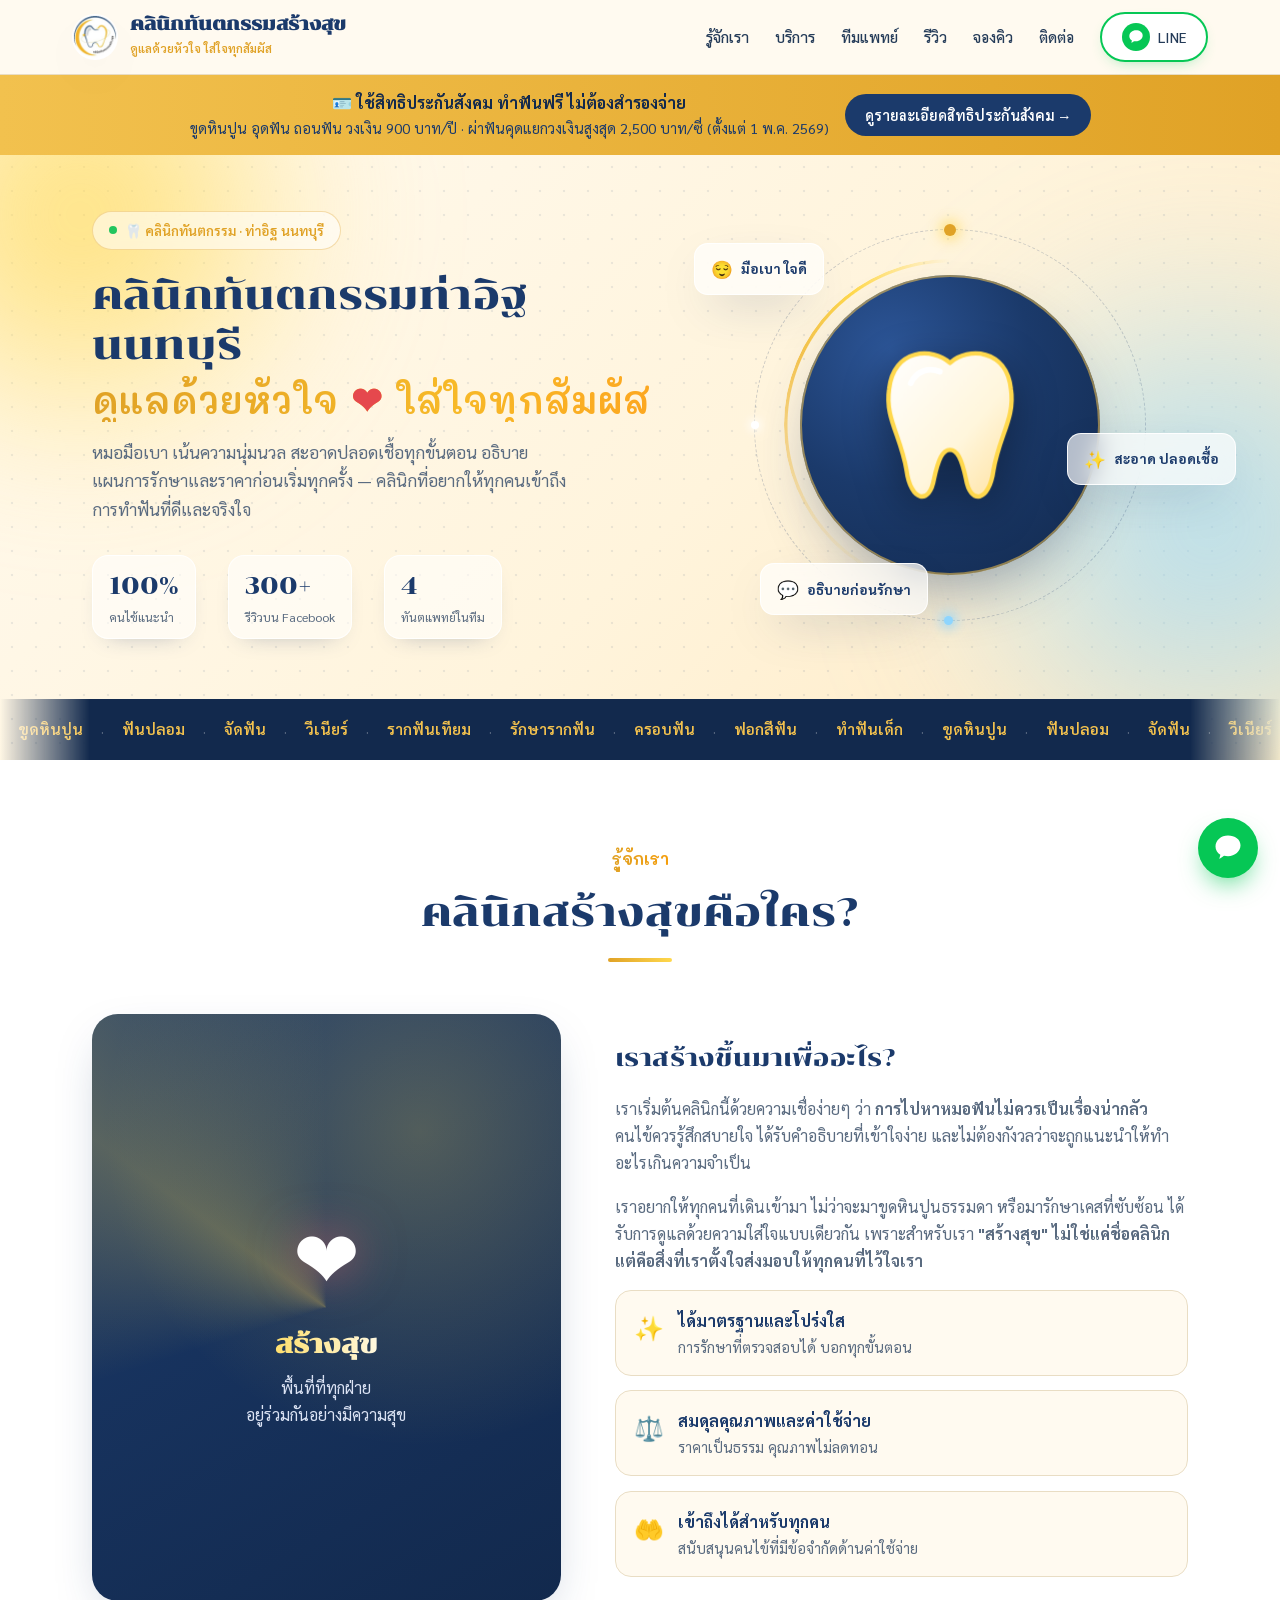
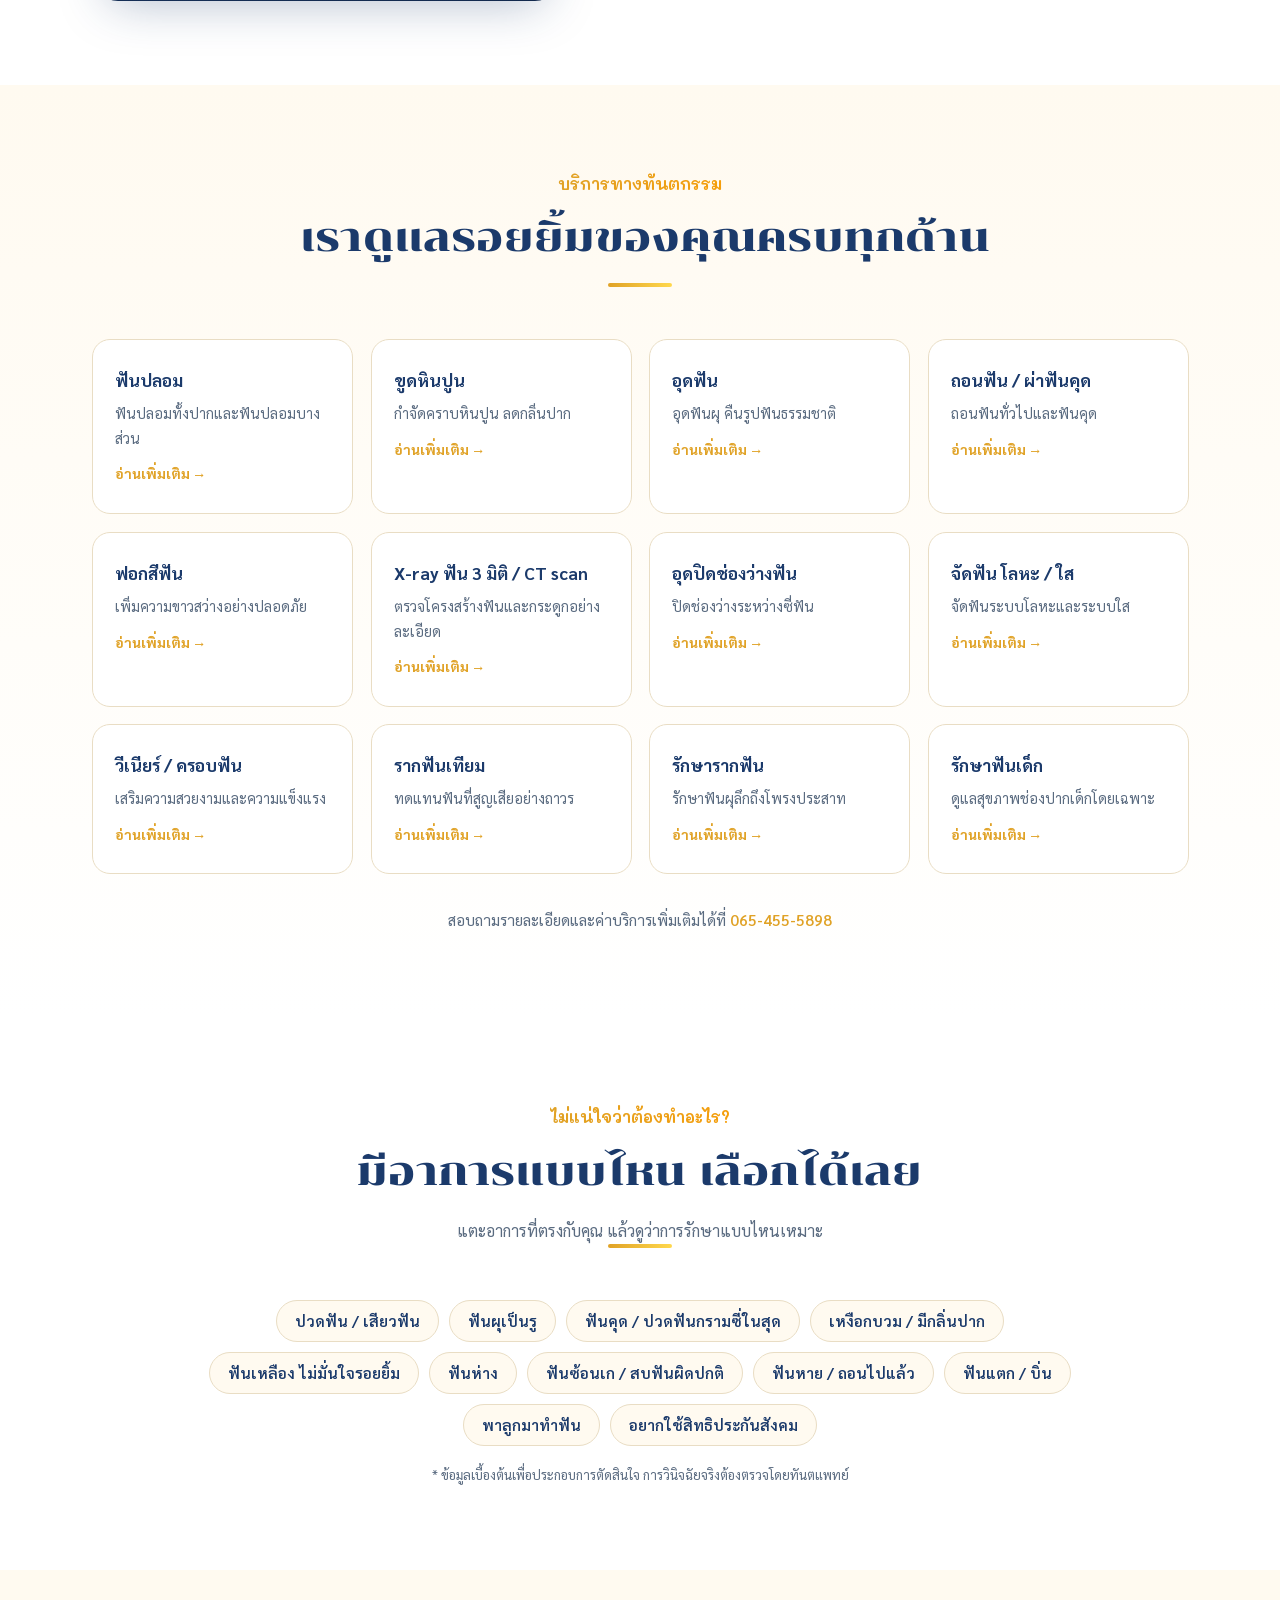
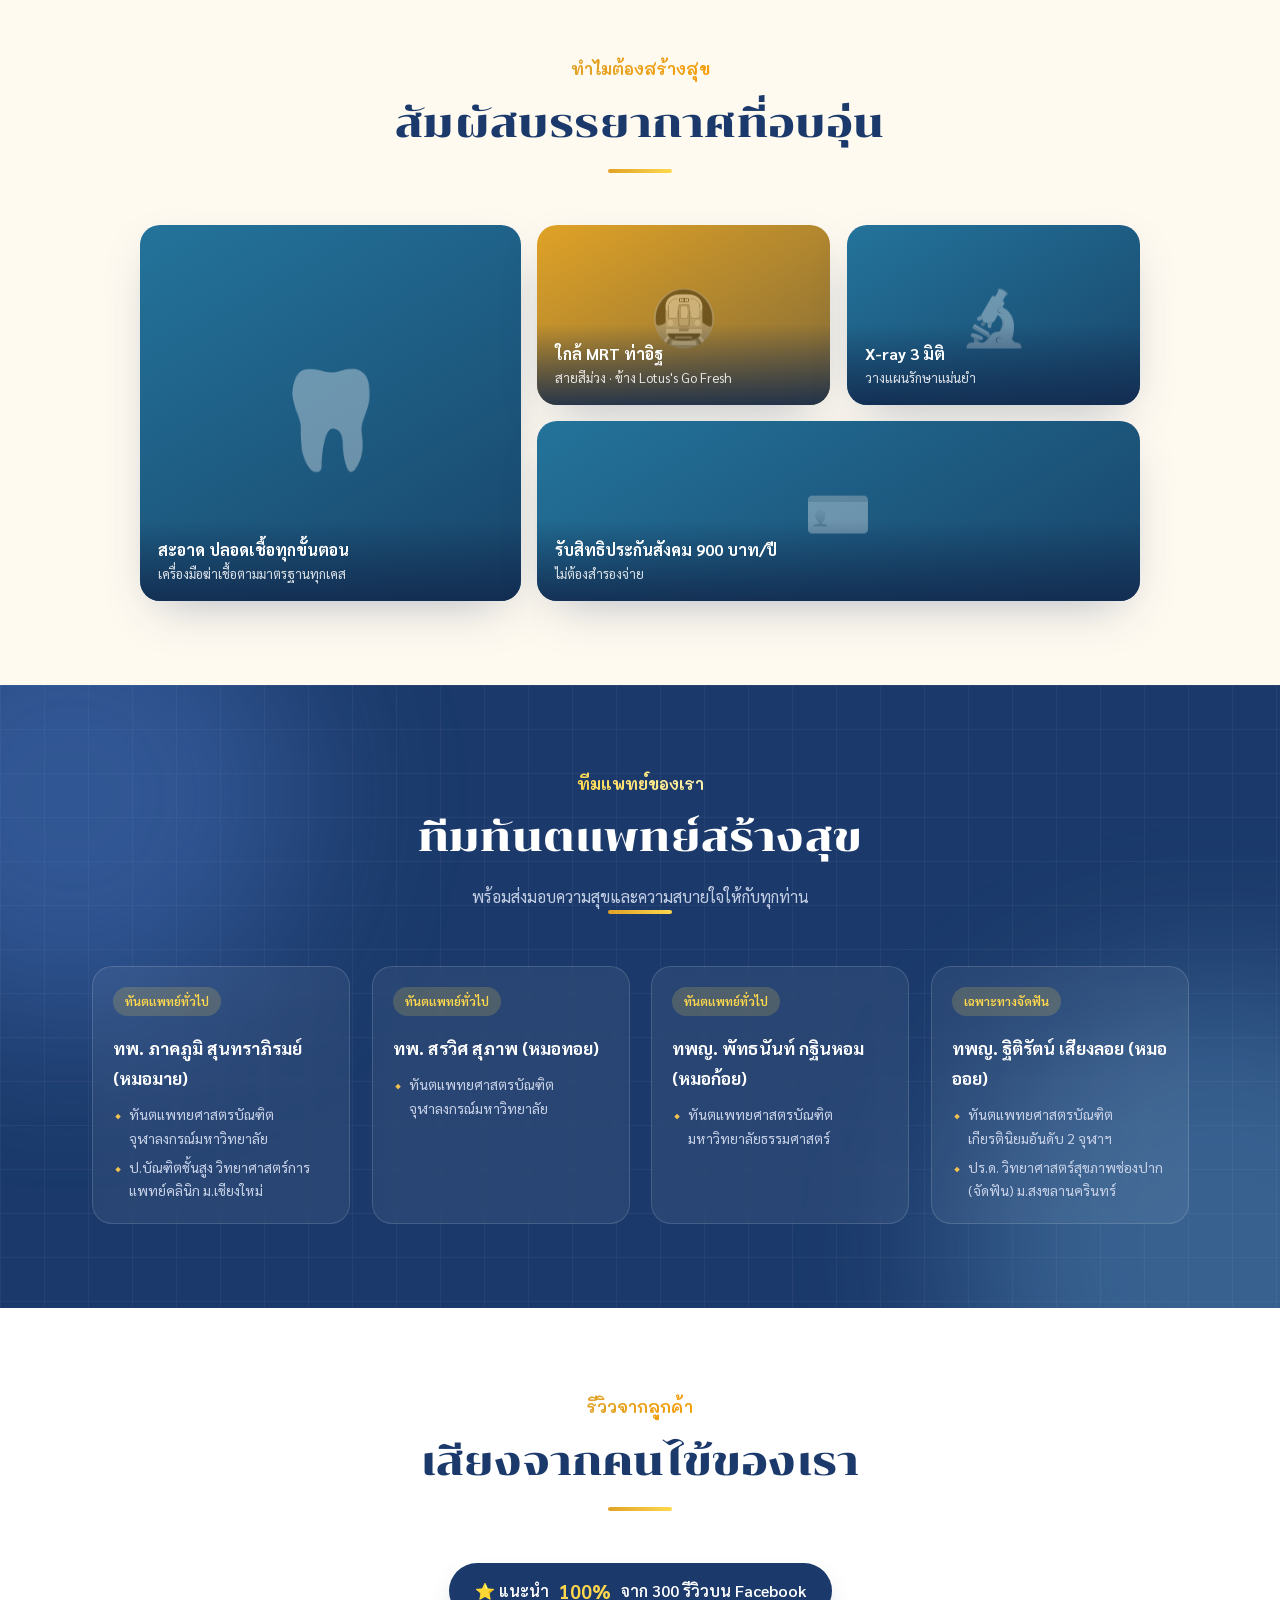
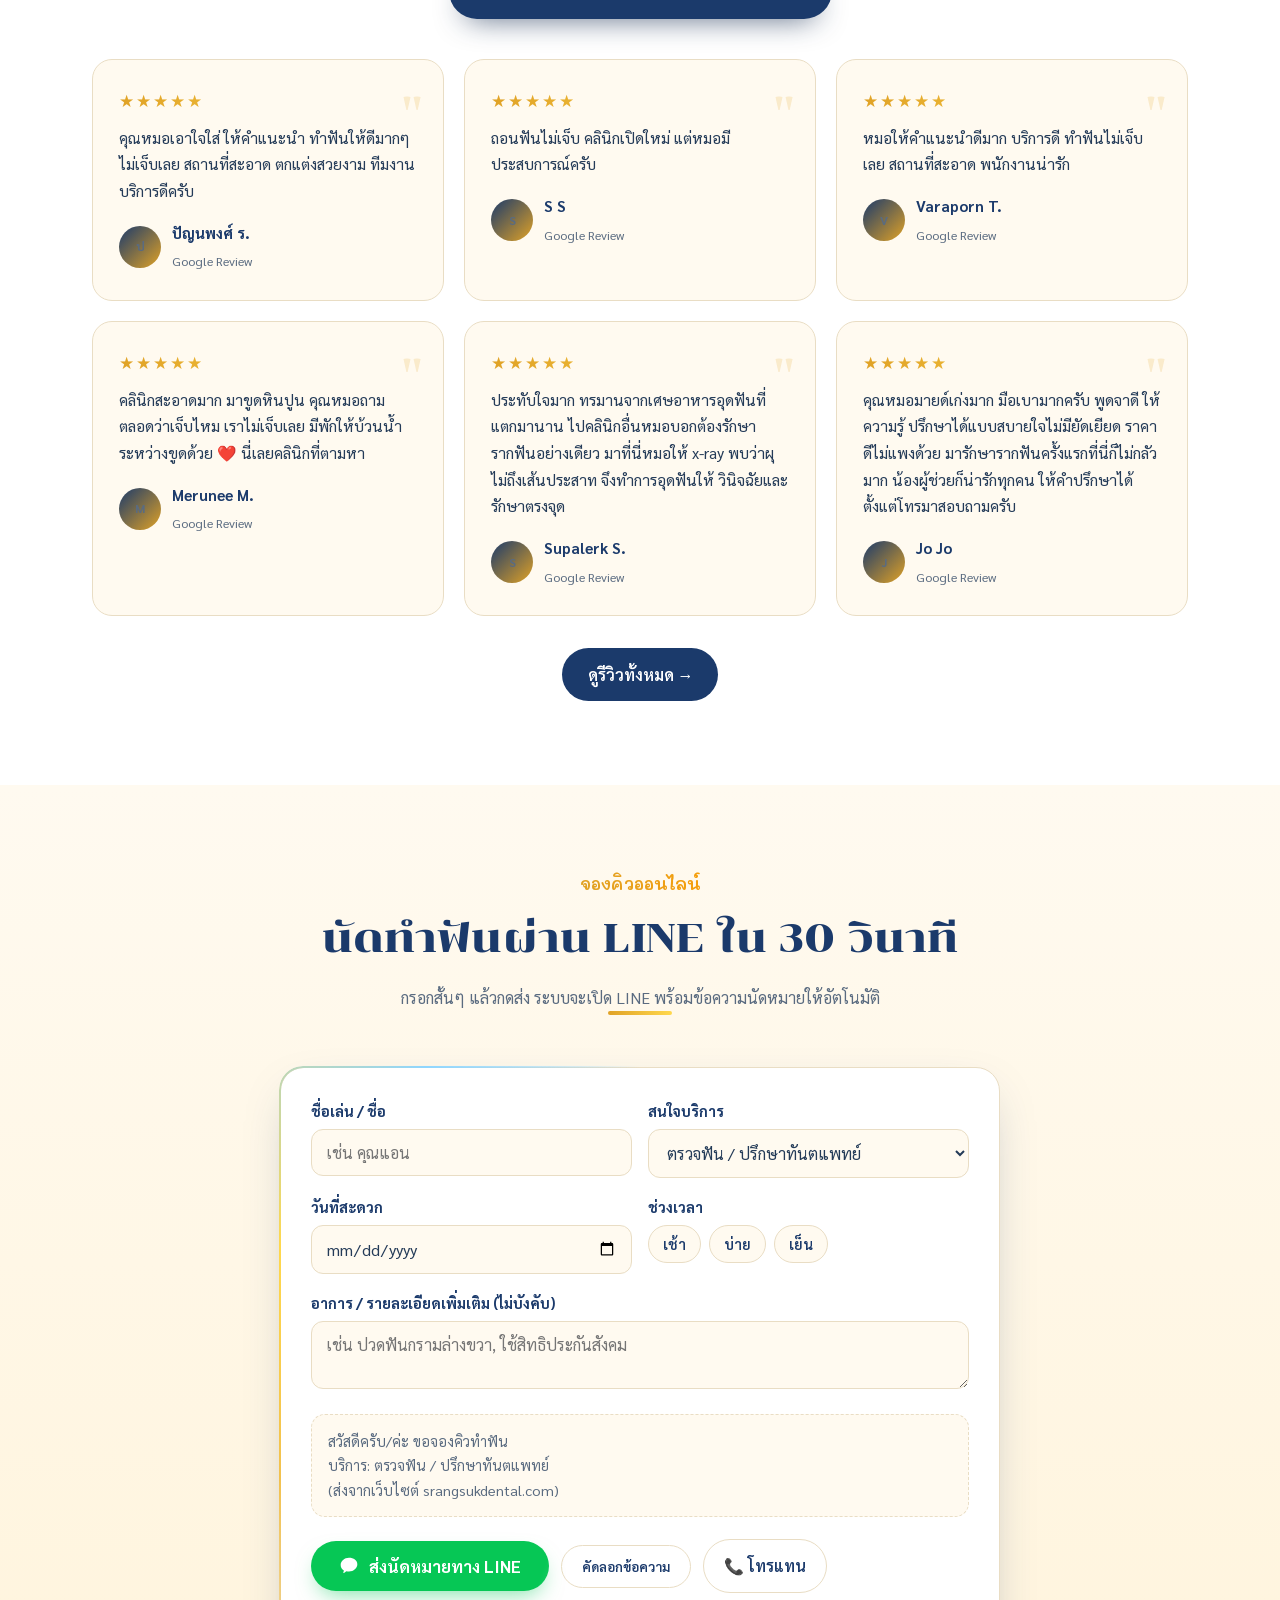
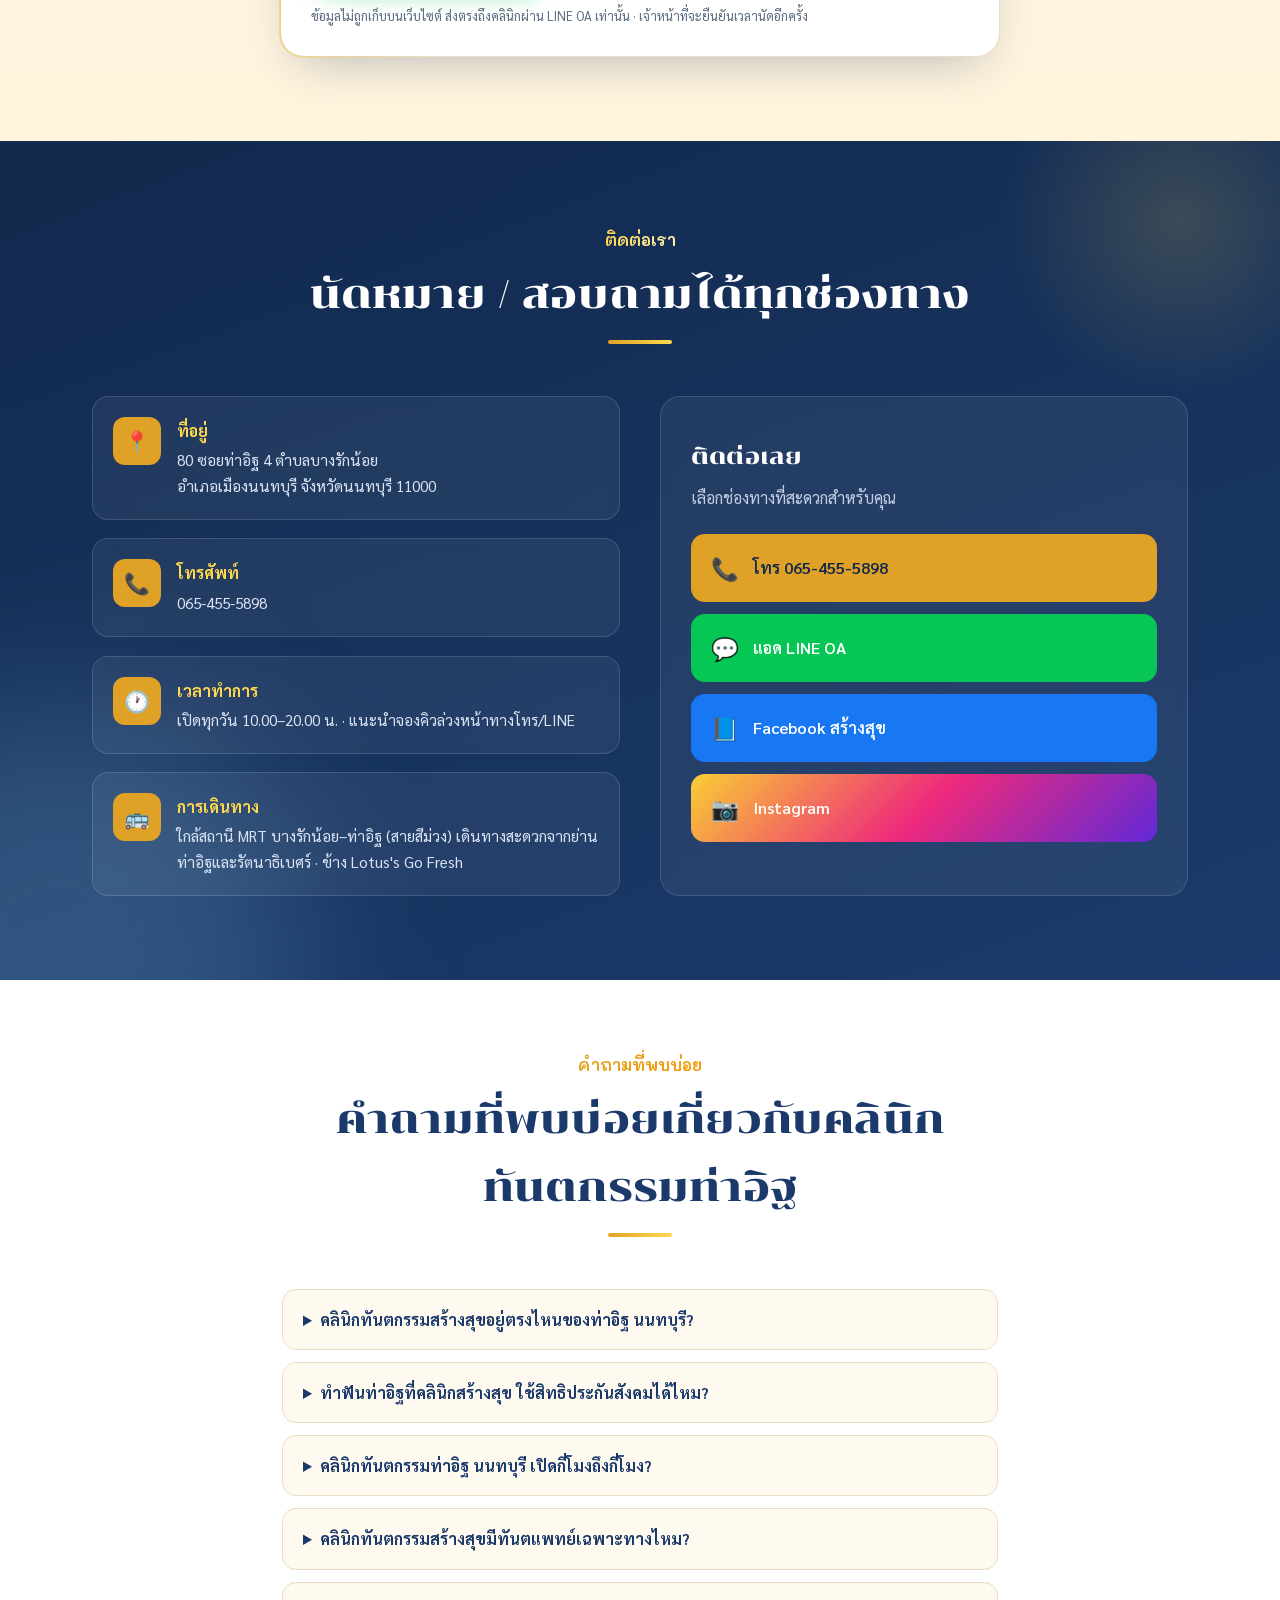
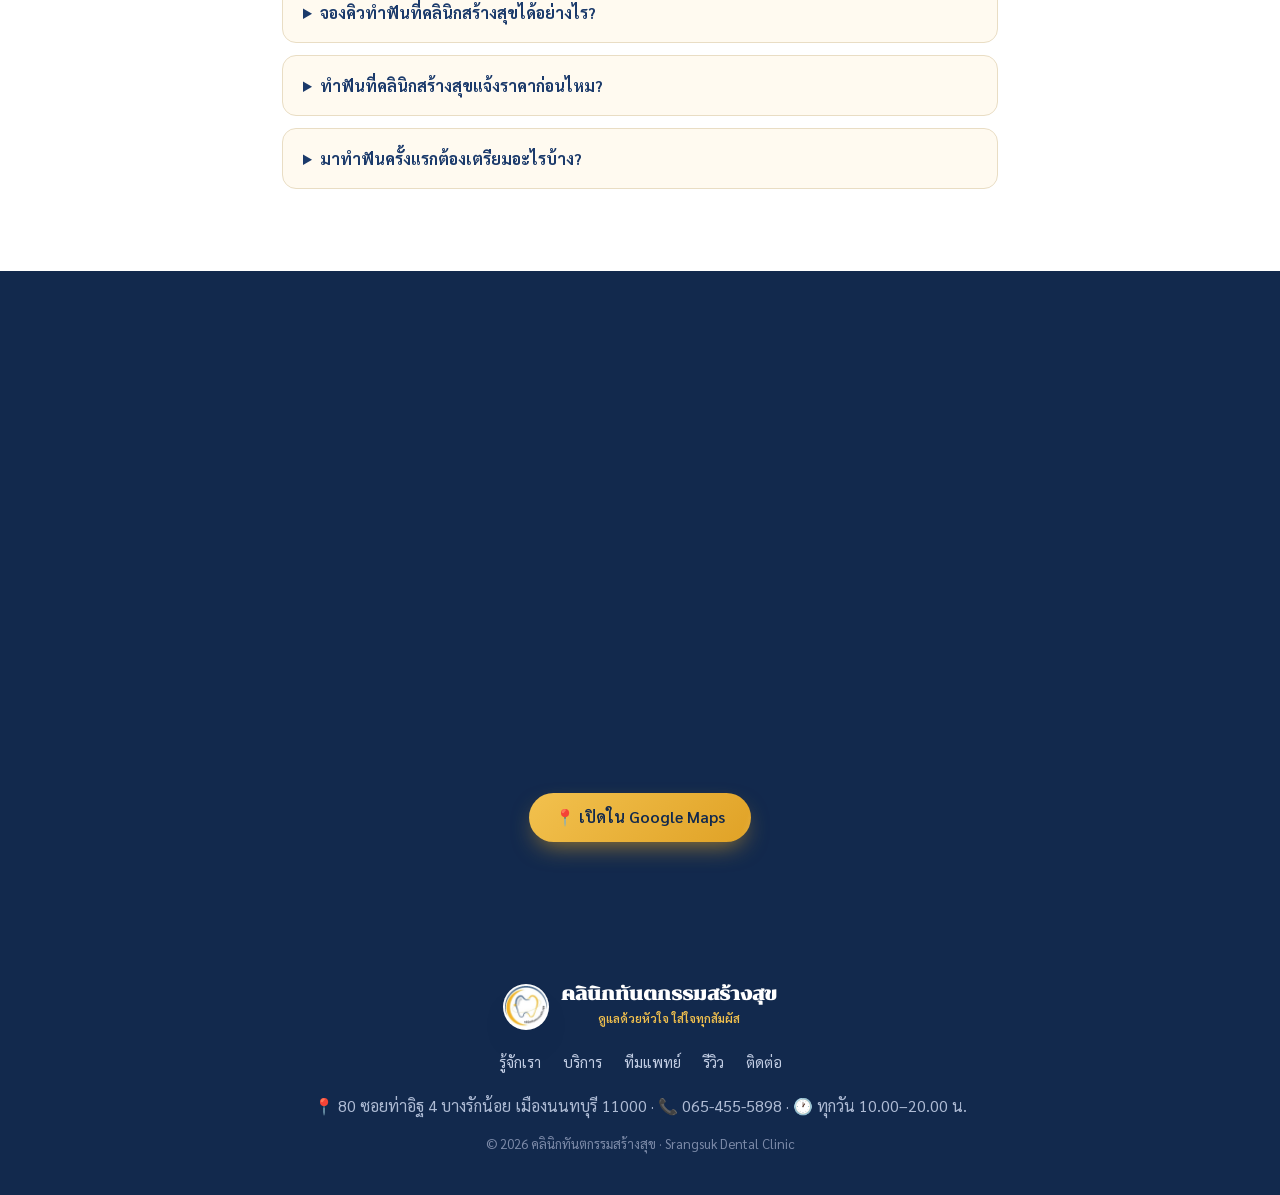
<file: index.html>
<!DOCTYPE html>
<html lang="th">
<head>
<meta charset="UTF-8">
<meta name="viewport" content="width=device-width, initial-scale=1.0">
<title>คลินิกทันตกรรมสร้างสุข | ทำฟัน ท่าอิฐ นนทบุรี</title>
<meta name="description" content="คลินิกทันตกรรมสร้างสุข ทำฟันท่าอิฐ นนทบุรี ใกล้ MRT ท่าอิฐ สายสีม่วง บริการทันตกรรมครบวงจร ดูแลด้วยหัวใจ ใส่ใจทุกสัมผัส หมอมือเบา รับสิทธิประกันสังคม">
<meta name="keywords" content="คลินิกทันตกรรมท่าอิฐ, ทำฟันท่าอิฐ, คลินิกทันตกรรมนนทบุรี, ทำฟันนนทบุรี, หมอฟันท่าอิฐ, ทันตแพทย์บางรักน้อย">
<link rel="canonical" href="https://srangsukdental.com/">
<meta name="robots" content="index, follow, max-image-preview:large, max-snippet:-1, max-video-preview:-1">
<link rel="alternate" hreflang="th" href="https://srangsukdental.com/">
<link rel="alternate" hreflang="x-default" href="https://srangsukdental.com/">
<meta name="geo.region" content="TH-12">
<meta name="geo.placename" content="ท่าอิฐ, บางรักน้อย, เมืองนนทบุรี">
<meta property="og:type" content="website">
<meta property="og:title" content="คลินิกทันตกรรมสร้างสุข | ทำฟัน ท่าอิฐ นนทบุรี">
<meta property="og:description" content="คลินิกทันตกรรมสร้างสุข ทำฟันท่าอิฐ นนทบุรี ใกล้ MRT ท่าอิฐ สายสีม่วง บริการทันตกรรมครบวงจร ดูแลด้วยหัวใจ ใส่ใจทุกสัมผัส">
<meta property="og:url" content="https://srangsukdental.com/">
<meta property="og:site_name" content="คลินิกทันตกรรมสร้างสุข">
<meta name="twitter:card" content="summary_large_image">
<meta name="twitter:title" content="คลินิกทันตกรรมสร้างสุข | ทำฟัน ท่าอิฐ นนทบุรี">
<meta name="twitter:description" content="คลินิกทันตกรรมสร้างสุข ทำฟันท่าอิฐ นนทบุรี ใกล้ MRT ท่าอิฐ สายสีม่วง บริการทันตกรรมครบวงจร ดูแลด้วยหัวใจ ใส่ใจทุกสัมผัส">
<meta property="og:image" content="https://srangsukdental.com/assets/brand/og-image.jpg">
<meta property="og:image:alt" content="คลินิกทันตกรรมสร้างสุข ท่าอิฐ นนทบุรี">
<meta property="og:image:width" content="1200">
<meta property="og:image:height" content="630">
<meta property="og:locale" content="th_TH">
<meta name="theme-color" content="#1b3a6b">
<link rel="icon" type="image/png" sizes="32x32" href="/assets/brand/favicon-32.png">
<link rel="apple-touch-icon" href="/assets/brand/icon-180.png">
<link rel="manifest" href="/site.webmanifest">
<link rel="preconnect" href="https://fonts.googleapis.com">
<link rel="preconnect" href="https://fonts.gstatic.com" crossorigin>
<link href="https://fonts.googleapis.com/css2?family=Chonburi&family=Sarabun:wght@300;400;500;600;700&family=Mali:wght@400;500;600&display=swap" rel="stylesheet">
<script type="application/ld+json">
{
  "@context": "https://schema.org",
  "@type": "Dentist",
  "name": "คลินิกทันตกรรมสร้างสุข",
  "alternateName": "Srangsuk Dental Clinic",
  "image": "https://srangsukdental.com/assets/brand/og-image.jpg",
  "url": "https://srangsukdental.com/",
  "telephone": "+66654555898",
  "address": {
    "@type": "PostalAddress",
    "streetAddress": "80 ซอยท่าอิฐ 4 ตำบลบางรักน้อย",
    "addressLocality": "อำเภอเมืองนนทบุรี",
    "addressRegion": "นนทบุรี",
    "postalCode": "11000",
    "addressCountry": "TH"
  },
  "areaServed": [
    "ท่าอิฐ",
    "บางรักน้อย",
    "ไทรม้า",
    "บางรักพัฒนา",
    "อำเภอเมืองนนทบุรี",
    "นนทบุรี"
  ],
  "hasMap": "https://www.google.com/maps/search/?api=1&query=คลินิกทันตกรรมสร้างสุข+80+ซอยท่าอิฐ+4+บางรักน้อย+นนทบุรี",
  "sameAs": [
    "https://www.facebook.com/srangsuk.dental/",
    "https://www.instagram.com/srangsuk_dental_clinic/",
    "https://line.me/R/ti/p/@096tnjfb"
  ],
  "logo": "https://srangsukdental.com/assets/brand/icon-512.png",
  "isAcceptingNewPatients": true,
  "hasOfferCatalog": {
    "@type": "OfferCatalog",
    "name": "บริการทันตกรรม",
    "itemListElement": [
      {
        "@type": "Offer",
        "itemOffered": {
          "@type": "Service",
          "name": "ฟันปลอม",
          "url": "https://srangsukdental.com/services/fun-plom.html"
        }
      },
      {
        "@type": "Offer",
        "itemOffered": {
          "@type": "Service",
          "name": "ขูดหินปูน",
          "url": "https://srangsukdental.com/services/khud-hin-pun.html"
        }
      },
      {
        "@type": "Offer",
        "itemOffered": {
          "@type": "Service",
          "name": "อุดฟัน",
          "url": "https://srangsukdental.com/services/ud-fun.html"
        }
      },
      {
        "@type": "Offer",
        "itemOffered": {
          "@type": "Service",
          "name": "ถอนฟัน / ผ่าฟันคุด",
          "url": "https://srangsukdental.com/services/thon-fun-pha-fun-khud.html"
        }
      },
      {
        "@type": "Offer",
        "itemOffered": {
          "@type": "Service",
          "name": "ฟอกสีฟัน",
          "url": "https://srangsukdental.com/services/fok-si-fun.html"
        }
      },
      {
        "@type": "Offer",
        "itemOffered": {
          "@type": "Service",
          "name": "X-ray ฟัน 3 มิติ / CT scan",
          "url": "https://srangsukdental.com/services/xray-3d-ct-scan.html"
        }
      },
      {
        "@type": "Offer",
        "itemOffered": {
          "@type": "Service",
          "name": "อุดปิดช่องว่างฟัน",
          "url": "https://srangsukdental.com/services/ud-pid-chong-wang-fun.html"
        }
      },
      {
        "@type": "Offer",
        "itemOffered": {
          "@type": "Service",
          "name": "จัดฟัน โลหะ / ใส",
          "url": "https://srangsukdental.com/services/jad-fun.html"
        }
      },
      {
        "@type": "Offer",
        "itemOffered": {
          "@type": "Service",
          "name": "วีเนียร์ / ครอบฟัน",
          "url": "https://srangsukdental.com/services/veneer-krob-fun.html"
        }
      },
      {
        "@type": "Offer",
        "itemOffered": {
          "@type": "Service",
          "name": "รากฟันเทียม",
          "url": "https://srangsukdental.com/services/rak-fun-tiam.html"
        }
      },
      {
        "@type": "Offer",
        "itemOffered": {
          "@type": "Service",
          "name": "รักษารากฟัน",
          "url": "https://srangsukdental.com/services/raksa-rak-fun.html"
        }
      },
      {
        "@type": "Offer",
        "itemOffered": {
          "@type": "Service",
          "name": "รักษาฟันเด็ก",
          "url": "https://srangsukdental.com/services/raksa-fun-dek.html"
        }
      },
      {
        "@type": "Offer",
        "itemOffered": {
          "@type": "Service",
          "name": "ทำฟันด้วยสิทธิประกันสังคม",
          "url": "https://srangsukdental.com/services/prakan-sangkhom-tham-fun-free.html"
        }
      }
    ]
  },
  "@id": "https://srangsukdental.com/#clinic",
  "description": "คลินิกทันตกรรมครบวงจรที่ท่าอิฐ นนทบุรี ใกล้สถานี MRT บางรักน้อย–ท่าอิฐ (สายสีม่วง) รับสิทธิประกันสังคมทำฟันโดยไม่ต้องสำรองจ่าย",
  "slogan": "ดูแลด้วยหัวใจ ใส่ใจทุกสัมผัส",
  "medicalSpecialty": [
    "Dentistry"
  ],
  "knowsLanguage": [
    "th"
  ],
  "currenciesAccepted": "THB",
  "member": [
    {
      "@type": "Person",
      "name": "ทพ. ภาคภูมิ สุนทราภิรมย์",
      "jobTitle": "ทันตแพทย์",
      "description": "ทันตแพทยศาสตรบัณฑิต จุฬาลงกรณ์มหาวิทยาลัย · ป.บัณฑิตชั้นสูง วิทยาศาสตร์การแพทย์คลินิก ม.เชียงใหม่",
      "worksFor": {
        "@id": "https://srangsukdental.com/#clinic"
      },
      "alternateName": "หมอมาย",
      "alumniOf": [
        {
          "@type": "CollegeOrUniversity",
          "name": "จุฬาลงกรณ์มหาวิทยาลัย"
        },
        {
          "@type": "CollegeOrUniversity",
          "name": "มหาวิทยาลัยเชียงใหม่"
        }
      ]
    },
    {
      "@type": "Person",
      "name": "ทพ. สรวิศ สุภาพ",
      "jobTitle": "ทันตแพทย์",
      "description": "ทันตแพทยศาสตรบัณฑิต จุฬาลงกรณ์มหาวิทยาลัย",
      "worksFor": {
        "@id": "https://srangsukdental.com/#clinic"
      },
      "alternateName": "หมอทอย",
      "alumniOf": [
        {
          "@type": "CollegeOrUniversity",
          "name": "จุฬาลงกรณ์มหาวิทยาลัย"
        }
      ]
    },
    {
      "@type": "Person",
      "name": "ทพญ. พัทธนันท์ กฐินหอม",
      "jobTitle": "ทันตแพทย์",
      "description": "ทันตแพทยศาสตรบัณฑิต มหาวิทยาลัยธรรมศาสตร์",
      "worksFor": {
        "@id": "https://srangsukdental.com/#clinic"
      },
      "alternateName": "หมอก้อย",
      "alumniOf": [
        {
          "@type": "CollegeOrUniversity",
          "name": "มหาวิทยาลัยธรรมศาสตร์"
        }
      ]
    },
    {
      "@type": "Person",
      "name": "ทพญ. ฐิติรัตน์ เสียงลอย",
      "jobTitle": "ทันตแพทย์ (เฉพาะทางจัดฟัน)",
      "description": "ทันตแพทยศาสตรบัณฑิต เกียรตินิยมอันดับ 2 จุฬาฯ · ปร.ด. วิทยาศาสตร์สุขภาพช่องปาก (จัดฟัน) ม.สงขลานครินทร์",
      "worksFor": {
        "@id": "https://srangsukdental.com/#clinic"
      },
      "alternateName": "หมอออย",
      "alumniOf": [
        {
          "@type": "CollegeOrUniversity",
          "name": "จุฬาลงกรณ์มหาวิทยาลัย"
        },
        {
          "@type": "CollegeOrUniversity",
          "name": "มหาวิทยาลัยสงขลานครินทร์"
        }
      ]
    }
  ],
  "contactPoint": {
    "@type": "ContactPoint",
    "telephone": "+66654555898",
    "contactType": "นัดหมาย",
    "availableLanguage": "th"
  },
  "publicAccess": true,
  "openingHours": "Mo-Su 10:00-20:00",
  "openingHoursSpecification": [
    {
      "@type": "OpeningHoursSpecification",
      "dayOfWeek": [
        "Monday",
        "Tuesday",
        "Wednesday",
        "Thursday",
        "Friday",
        "Saturday",
        "Sunday"
      ],
      "opens": "10:00",
      "closes": "20:00"
    }
  ]
}
</script>
<script type="application/ld+json">
{
 "@context": "https://schema.org",
 "@type": "WebSite",
 "@id": "https://srangsukdental.com/#website",
 "url": "https://srangsukdental.com/",
 "name": "คลินิกทันตกรรมสร้างสุข",
 "alternateName": "Srangsuk Dental Clinic",
 "inLanguage": "th-TH",
 "publisher": {
  "@id": "https://srangsukdental.com/#clinic"
 }
}
</script>
<script type="application/ld+json">
{
  "@context": "https://schema.org",
  "@type": "FAQPage",
  "mainEntity": [
    {
      "@type": "Question",
      "name": "คลินิกทันตกรรมสร้างสุขอยู่ตรงไหนของท่าอิฐ นนทบุรี?",
      "acceptedAnswer": {
        "@type": "Answer",
        "text": "คลินิกตั้งอยู่ที่ 80 ซอยท่าอิฐ 4 ตำบลบางรักน้อย อำเภอเมืองนนทบุรี ใกล้สถานี MRT บางรักน้อย–ท่าอิฐ (สายสีม่วง) และข้าง Lotus's Go Fresh เดินทางสะดวกจากย่านท่าอิฐและรัตนาธิเบศร์"
      }
    },
    {
      "@type": "Question",
      "name": "ทำฟันท่าอิฐที่คลินิกสร้างสุข ใช้สิทธิประกันสังคมได้ไหม?",
      "acceptedAnswer": {
        "@type": "Answer",
        "text": "ได้ครับ คลินิกรับสิทธิประกันสังคม ขูดหินปูน อุดฟัน ถอนฟัน วงเงิน 900 บาทต่อปี ไม่ต้องสำรองจ่าย ส่วนผ่าฟันคุดตั้งแต่ 1 พ.ค. 2569 แยกวงเงินสูงสุด 2,500 บาทต่อซี่ และรับสิทธิ์ฟันปลอมกับรากฟันเทียมตามเงื่อนไขใหม่ด้วย ค่าใช้จ่ายส่วนที่เกินวงเงินผู้ประกันตนชำระเอง"
      }
    },
    {
      "@type": "Question",
      "name": "คลินิกทันตกรรมท่าอิฐ นนทบุรี เปิดกี่โมงถึงกี่โมง?",
      "acceptedAnswer": {
        "@type": "Answer",
        "text": "เปิดให้บริการทุกวัน เวลา 10.00–20.00 น. แนะนำจองคิวล่วงหน้าทางโทร 065-455-5898 หรือ LINE OA @096tnjfb"
      }
    },
    {
      "@type": "Question",
      "name": "คลินิกทันตกรรมสร้างสุขมีทันตแพทย์เฉพาะทางไหม?",
      "acceptedAnswer": {
        "@type": "Answer",
        "text": "มีครับ ทีมทันตแพทย์ 4 ท่านครอบคลุมทันตกรรมทั่วไป และมีทันตแพทย์เฉพาะทางจัดฟัน"
      }
    },
    {
      "@type": "Question",
      "name": "จองคิวทำฟันที่คลินิกสร้างสุขได้อย่างไร?",
      "acceptedAnswer": {
        "@type": "Answer",
        "text": "จองได้ 3 ช่องทาง คือ ทัก LINE OA @096tnjfb, โทร 065-455-5898 หรือกรอกฟอร์มจองคิวออนไลน์บนเว็บไซต์ แล้วเจ้าหน้าที่จะยืนยันวันเวลานัดกลับไป"
      }
    },
    {
      "@type": "Question",
      "name": "ทำฟันที่คลินิกสร้างสุขแจ้งราคาก่อนไหม?",
      "acceptedAnswer": {
        "@type": "Answer",
        "text": "แจ้งก่อนทุกครั้ง ทันตแพทย์จะตรวจ อธิบายแผนการรักษาและค่าใช้จ่ายให้เข้าใจก่อนเริ่ม และแนะนำเฉพาะการรักษาที่จำเป็น"
      }
    },
    {
      "@type": "Question",
      "name": "มาทำฟันครั้งแรกต้องเตรียมอะไรบ้าง?",
      "acceptedAnswer": {
        "@type": "Answer",
        "text": "นำบัตรประชาชนมาด้วย (จำเป็นหากใช้สิทธิประกันสังคม) แจ้งโรคประจำตัวและยาที่ใช้อยู่ และถ้ามีฟิล์มเอ็กซเรย์หรือประวัติการรักษาจากที่อื่นให้นำมาด้วย"
      }
    }
  ]
}
</script>
<style>
:root{
  --navy:#1b3a6b;          /* น้ำเงินเข้มจากโลโก้ */
  --navy-deep:#12294d;
  --gold:#e0a226;          /* ทอง */
  --gold-soft:#f2c14e;
  --yellow:#ffd84d;        /* เหลืองสดใส */
  --cream:#fffaf0;
  --ink:#243b58;
  --muted:#5a6b80;
  --line:#e9ddc4;
  --white:#ffffff;
  --shadow:0 18px 50px -18px rgba(27,58,107,.35);
}
*{margin:0;padding:0;box-sizing:border-box}
html{scroll-behavior:smooth}
body{
  font-family:'Sarabun',sans-serif;
  color:var(--ink);
  background:var(--cream);
  line-height:1.7;
  overflow-x:hidden;
}
h1,h2,h3,.display{font-family:'Chonburi',serif;font-weight:400;letter-spacing:.2px}
.accent-font{font-family:'Mali',cursive}
a{text-decoration:none;color:inherit}
.wrap{max-width:1140px;margin:0 auto;padding:0 22px}
.btn{
  display:inline-flex;align-items:center;gap:8px;
  padding:13px 26px;border-radius:999px;font-weight:600;
  font-size:1rem;cursor:pointer;border:none;transition:.25s;
  font-family:'Sarabun',sans-serif;
}
.btn-gold{background:linear-gradient(135deg,var(--gold-soft),var(--gold));color:var(--navy-deep);box-shadow:0 10px 24px -8px rgba(224,162,38,.7)}
.btn-gold:hover{transform:translateY(-3px);box-shadow:0 16px 30px -10px rgba(224,162,38,.8)}
.btn-line-nav{background:#fff;color:#06c755;border:2px solid #06c755;padding:8px 22px 8px 8px;box-shadow:0 6px 16px -8px rgba(6,199,85,.45);transition:.25s}
.btn-line-nav:hover{background:#06c755;color:#fff;transform:translateY(-3px);box-shadow:0 12px 22px -8px rgba(6,199,85,.6)}
.btn-line-nav .line-badge{width:28px;height:28px;border-radius:50%;background:#06c755;display:grid;place-items:center;flex-shrink:0;transition:.25s}
.btn-line-nav:hover .line-badge{background:#fff}
.btn-line-nav .line-badge svg{width:16px;height:16px;fill:#fff;transition:.25s}
.btn-line-nav:hover .line-badge svg{fill:#06c755}
.btn-navy{background:var(--navy);color:#fff}
.btn-navy:hover{background:var(--navy-deep);transform:translateY(-3px)}
.btn-ghost{background:rgba(255,255,255,.15);color:#fff;border:1.5px solid rgba(255,255,255,.5)}
.btn-ghost:hover{background:rgba(255,255,255,.28)}

/* ---------- NAV ---------- */
header{position:sticky;top:0;z-index:50;background:rgba(255,250,240,.92);backdrop-filter:blur(10px);border-bottom:1px solid var(--line)}
nav{display:flex;align-items:center;justify-content:space-between;padding:12px 22px;max-width:1180px;margin:0 auto}
.brand{display:flex;align-items:center;gap:12px}
.logo-mark{width:46px;height:46px;border-radius:50%;background:#fff url(/assets/brand/icon-192.png) center/cover no-repeat;box-shadow:var(--shadow);flex-shrink:0;display:block}

.brand-text b{font-family:'Chonburi',serif;font-size:1.12rem;color:var(--navy);display:block;line-height:1.1}
.brand-text span{font-size:.72rem;color:var(--gold);font-weight:600}
.menu{display:flex;gap:26px;align-items:center}
.menu a{font-weight:500;font-size:.96rem;color:var(--ink);position:relative;padding:4px 0}
.menu a::after{content:"";position:absolute;left:0;bottom:-2px;width:0;height:2px;background:var(--gold);transition:.25s}
.menu a:hover::after{width:100%}
.menu .btn{padding:9px 20px;font-size:.9rem}
.burger{display:none;flex-direction:column;gap:5px;background:none;border:none;cursor:pointer}
.burger span{width:26px;height:3px;background:var(--navy);border-radius:2px;transition:.3s}

/* ---------- HERO ---------- */
.hero{position:relative;background:linear-gradient(135deg,var(--cream) 0%,#fff4dc 55%,#ffe9c2 100%);color:var(--ink);overflow:hidden;padding:56px 0 0}
.hero-grid{display:grid;grid-template-columns:1.1fr .9fr;gap:40px;align-items:center;position:relative;z-index:2;max-width:1140px;padding-bottom:60px}
.hero .eyebrow{display:inline-flex;align-items:center;gap:8px;background:rgba(224,162,38,.12);border:1px solid rgba(224,162,38,.35);color:var(--gold);padding:7px 16px;border-radius:999px;font-size:.85rem;font-weight:600;margin-bottom:20px;animation:fadeUp .7s both}
.hero h1{font-size:clamp(1.7rem,4vw,2.5rem);line-height:1.25;margin-bottom:16px;color:var(--navy);animation:fadeUp .7s .1s both}
.hero h1 .hero-sub{display:block;font-family:'Mali',cursive;font-weight:600;font-size:clamp(1.5rem,3.6vw,2.3rem);color:var(--gold);margin-top:6px}
.hero h1 .heart{display:inline-block;animation:beat 1.6s ease-in-out infinite}
.hero-desc{color:var(--muted);font-size:1.05rem;max-width:480px;margin-bottom:32px;animation:fadeUp .7s .2s both}
.btn-outline-navy{background:#fff;color:var(--navy);border:1.5px solid var(--line);box-shadow:0 4px 14px -6px rgba(27,58,107,.15)}
.btn-outline-navy:hover{border-color:var(--navy);transform:translateY(-3px)}
.hero-stats{display:flex;gap:32px;flex-wrap:wrap;animation:fadeUp .7s .3s both}
.hero-stats div{display:flex;flex-direction:column}
.hero-stats b{font-family:'Chonburi',serif;font-size:1.5rem;color:var(--navy);font-weight:400}
.hero-stats b.stars-b{color:var(--gold);font-size:1.1rem;letter-spacing:1px}
.hero-stats span{font-size:.78rem;color:var(--muted)}
.hero-visual{position:relative;height:380px;display:flex;align-items:center;justify-content:center}
.hero-circle{width:300px;height:300px;border-radius:50%;background:linear-gradient(150deg,var(--navy),var(--navy-deep));display:grid;place-items:center;box-shadow:0 30px 60px -20px rgba(27,58,107,.45);animation:fadeUp .8s .2s both}
.hero-tooth{font-size:8rem;filter:drop-shadow(0 10px 16px rgba(0,0,0,.25))}
.float-badge{position:absolute;background:#fff;border-radius:14px;padding:10px 16px;font-size:.85rem;font-weight:700;color:var(--navy);box-shadow:var(--shadow);display:flex;align-items:center;gap:8px;animation:floatY 3.4s ease-in-out infinite}
.float-badge span{font-size:1.1rem}
.float-badge.b1{top:2%;left:-4%;animation-delay:0s}
.float-badge.b2{top:52%;right:-10%;animation-delay:.6s}
.float-badge.b3{bottom:0%;left:10%;animation-delay:1.2s}
@keyframes floatY{0%,100%{transform:translateY(0)}50%{transform:translateY(-10px)}}
@keyframes beat{0%,100%{transform:scale(1)}50%{transform:scale(1.18)}}

/* ---------- MARQUEE BAR ---------- */
.marquee-bar{background:var(--navy-deep);overflow:hidden;white-space:nowrap;position:relative;z-index:2;padding:16px 0}
.marquee-track{display:inline-flex;align-items:center;animation:marquee 26s linear infinite}
.marquee-bar:hover .marquee-track{animation-play-state:paused}
.marquee-track span{padding:0 18px;font-weight:600;font-size:.95rem;color:var(--gold-soft);font-family:'Sarabun',sans-serif}
.marquee-track i{color:rgba(255,255,255,.3);font-style:normal}
@keyframes marquee{from{transform:translateX(0)}to{transform:translateX(-50%)}}

/* ---------- SECTION SHELL ---------- */
section{padding:84px 0}
.sec-head{text-align:center;max-width:680px;margin:0 auto 52px}
.sec-head .kicker{font-family:'Mali',cursive;color:var(--gold);font-size:1.05rem;font-weight:600}
.sec-head h2{font-size:clamp(1.8rem,3.6vw,2.5rem);color:var(--navy);margin:6px 0 12px}
.sec-head p{color:var(--muted)}
.deco-line{width:64px;height:4px;background:linear-gradient(90deg,var(--gold),var(--yellow));border-radius:4px;margin:0 auto}

/* ---------- ABOUT ---------- */
.about{background:#fff}
.about-grid{display:grid;grid-template-columns:.9fr 1.1fr;gap:54px;align-items:center}
.about-visual{position:relative;border-radius:26px;background:linear-gradient(150deg,var(--navy),var(--navy-deep));aspect-ratio:4/5;display:grid;place-items:center;color:#fff;box-shadow:var(--shadow);overflow:hidden}
.about-visual::before{content:"";position:absolute;inset:0;background:radial-gradient(circle at 70% 20%,rgba(255,216,77,.25),transparent 55%)}
.about-visual .heart{font-size:5rem;position:relative;z-index:1}
.about-visual .vtext{position:relative;z-index:1;text-align:center;padding:0 28px}
.about-visual .vtext b{font-family:'Chonburi',serif;font-size:1.6rem;display:block;color:var(--yellow)}
.about-text h3{font-size:1.5rem;color:var(--navy);margin-bottom:16px}
.about-text p{color:var(--muted);margin-bottom:16px}
.values{display:grid;gap:14px;margin-top:8px}
.value{display:flex;gap:14px;align-items:flex-start;background:var(--cream);border:1px solid var(--line);border-radius:16px;padding:16px 18px}
.value .ic{font-size:1.5rem;flex-shrink:0}
.value b{color:var(--navy)}
.value p{margin:0;font-size:.92rem}

/* ---------- SERVICES ---------- */
.services{background:linear-gradient(180deg,var(--cream),#fff)}
.svc-grid{display:grid;grid-template-columns:repeat(auto-fill,minmax(220px,1fr));gap:18px}
.svc{background:#fff;border:1px solid var(--line);border-radius:18px;padding:26px 22px;transition:.28s;position:relative;overflow:hidden}
.svc::before{content:"";position:absolute;top:0;left:0;width:100%;height:4px;background:linear-gradient(90deg,var(--gold),var(--yellow));transform:scaleX(0);transform-origin:left;transition:.3s}
.svc:hover{transform:translateY(-6px);box-shadow:var(--shadow);border-color:transparent}
.svc:hover::before{transform:scaleX(1)}
.svc .ic{width:72px;height:72px;border-radius:14px;background:linear-gradient(135deg,rgba(255,216,77,.25),rgba(224,162,38,.18));display:grid;place-items:center;margin-bottom:14px;overflow:hidden}
.svc .ic img{width:100%;height:100%;object-fit:contain;padding:8px}
.svc h4{font-family:'Sarabun';font-weight:700;color:var(--navy);font-size:1.08rem;margin-bottom:6px}
.svc .desc{color:var(--muted);font-size:.9rem;margin:0}

/* ---------- PRICE NOTE ---------- */
.price-note{text-align:center;margin-top:34px;color:var(--muted);font-size:.95rem}
.svc-more{display:inline-flex;align-items:center;gap:4px;margin-top:12px;color:var(--gold);font-weight:700;font-size:.88rem}
.svc-more:hover{text-decoration:underline}
.sso-banner{background:linear-gradient(90deg,var(--gold-soft),var(--gold));padding:14px 22px;position:relative;overflow:hidden}
.sso-banner .wrap{display:flex;align-items:center;justify-content:center;gap:16px;flex-wrap:wrap;text-align:center}
.sso-banner p{color:var(--navy-deep);font-weight:700;font-size:1rem;margin:0}
.sso-banner p span{font-weight:400;font-size:.9rem;display:block;color:var(--navy)}
.sso-banner a.sso-btn{background:var(--navy);color:#fff;padding:9px 20px;border-radius:999px;font-weight:600;font-size:.9rem;white-space:nowrap}
.sso-banner a.sso-btn:hover{background:var(--navy-deep)}
@media(max-width:600px){.sso-banner .wrap{flex-direction:column}}

/* ---------- GALLERY ---------- */
.gallery{background:var(--cream)}
.gal-grid{display:grid;grid-template-columns:1.3fr 1fr 1fr;grid-template-rows:repeat(2,180px);gap:16px;max-width:1000px;margin:0 auto}
.gal-item{border-radius:20px;position:relative;overflow:hidden;display:grid;place-items:center;background:linear-gradient(150deg,#2a8fb8,var(--navy-deep));box-shadow:var(--shadow)}
.gal-item.gal-gold{background:linear-gradient(150deg,var(--gold),var(--navy-deep))}
.gal-item.gal-big{grid-row:1 / span 2;grid-column:1}
.gal-item.gal-wide{grid-column:2 / span 2;grid-row:2}
.gal-ic{font-size:3.4rem;opacity:.35;filter:grayscale(1) brightness(2)}
.gal-item.gal-big .gal-ic{font-size:6rem}
.gal-note{text-align:center;color:var(--muted);font-size:.85rem;margin-top:20px}
@media(max-width:720px){
  .gal-grid{grid-template-columns:1fr 1fr;grid-template-rows:140px 140px 140px}
  .gal-item.gal-big{grid-column:1 / span 2;grid-row:1}
  .gal-item.gal-wide{grid-column:1 / span 2;grid-row:3}
}


/* ---------- SYMPTOM FINDER ---------- */
.finder{background:#fff}
.chips{display:flex;flex-wrap:wrap;gap:10px;justify-content:center;max-width:900px;margin:0 auto}
.chip{font-family:'Sarabun',sans-serif;font-size:.95rem;font-weight:600;padding:10px 18px;border-radius:999px;border:1.5px solid var(--line);background:var(--cream);color:var(--navy);cursor:pointer;transition:.2s}
.chip:hover{border-color:var(--gold)}
.chip[aria-pressed="true"]{background:var(--navy);border-color:var(--navy);color:#fff}
.finder-panel{display:none;max-width:760px;margin:26px auto 0;background:var(--cream);border:1px solid var(--line);border-radius:20px;padding:24px 26px}
.finder-panel.show{display:block;animation:fadeUp .35s both}
.finder-panel h3{font-family:'Sarabun',sans-serif;font-weight:700;color:var(--navy);font-size:1.15rem;margin-bottom:8px}
.finder-panel p{color:var(--muted);margin-bottom:14px}
.finder-links{display:flex;flex-wrap:wrap;gap:10px;margin-bottom:16px}
.finder-links a{background:#fff;border:1px solid var(--line);border-radius:12px;padding:8px 14px;font-weight:600;color:var(--navy);font-size:.92rem}
.finder-links a:hover{border-color:var(--gold);color:var(--gold)}
.finder-line{display:inline-flex;align-items:center;gap:8px;background:#06c755;color:#fff;border:none;border-radius:999px;padding:10px 20px;font-weight:700;font-family:'Sarabun',sans-serif;font-size:.95rem;cursor:pointer}
.finder-note{text-align:center;color:var(--muted);font-size:.82rem;margin-top:18px}

/* ---------- BOOKING ---------- */
.booking{background:linear-gradient(180deg,var(--cream),#fff4dc)}
.book-card{max-width:720px;margin:0 auto;background:#fff;border:1px solid var(--line);border-radius:24px;padding:30px;box-shadow:var(--shadow)}
.book-grid{display:grid;grid-template-columns:1fr 1fr;gap:16px}
.book-grid .full{grid-column:1 / -1}
.book-card label{display:block;font-weight:700;color:var(--navy);font-size:.92rem;margin-bottom:6px}
.book-card input,.book-card select,.book-card textarea{width:100%;font-family:'Sarabun',sans-serif;font-size:1rem;padding:12px 14px;border:1.5px solid var(--line);border-radius:12px;background:var(--cream);color:var(--ink)}
.book-card input:focus,.book-card select:focus,.book-card textarea:focus{outline:none;border-color:var(--gold);background:#fff}
.slots{display:flex;gap:8px;flex-wrap:wrap}
.slots .chip{padding:9px 14px;font-size:.9rem}
.book-actions{display:flex;gap:12px;flex-wrap:wrap;margin-top:22px;align-items:center}
.btn-line-big{display:inline-flex;align-items:center;gap:10px;background:#06c755;color:#fff;border:none;border-radius:999px;padding:14px 28px;font-weight:700;font-size:1.05rem;font-family:'Sarabun',sans-serif;cursor:pointer;box-shadow:0 10px 22px -8px rgba(6,199,85,.55)}
.btn-line-big:hover{background:#05b34c;transform:translateY(-2px)}
.btn-line-big svg{width:20px;height:20px;fill:#fff}
.btn-copy{background:none;border:1.5px solid var(--line);border-radius:999px;padding:12px 20px;font-family:'Sarabun',sans-serif;font-weight:600;color:var(--navy);cursor:pointer}
.book-preview{margin-top:18px;background:var(--cream);border:1px dashed var(--line);border-radius:14px;padding:14px 16px;font-size:.9rem;color:var(--muted);white-space:pre-line}
.book-privacy{font-size:.8rem;color:var(--muted);margin-top:12px}

/* ---------- HIGHLIGHT TILES (gallery) ---------- */
.gal-item{background-size:cover;background-position:center}
.gal-cap{position:absolute;left:0;right:0;bottom:0;padding:16px 18px;color:#fff;font-weight:700;font-size:1rem;background:linear-gradient(0deg,rgba(18,41,77,.85),transparent)}
.gal-cap small{display:block;font-weight:400;font-size:.82rem;opacity:.85}

/* ---------- MOBILE ACTION BAR ---------- */
.action-bar{display:none}
.fab-line{position:fixed;right:22px;bottom:22px;z-index:60;width:60px;height:60px;border-radius:50%;background:#06c755;display:grid;place-items:center;box-shadow:0 12px 26px -8px rgba(6,199,85,.7);transition:.25s}
.fab-line:hover{transform:scale(1.08)}
.fab-line svg{width:30px;height:30px;fill:#fff}
@media(max-width:880px){
  .fab-line{display:none}
  .action-bar{display:grid;grid-template-columns:1fr 1.4fr 1fr;position:fixed;left:0;right:0;bottom:0;z-index:60;background:#fff;border-top:1px solid var(--line);box-shadow:0 -8px 24px -12px rgba(27,58,107,.35);padding:8px 10px calc(8px + env(safe-area-inset-bottom))}
  .action-bar a{display:flex;flex-direction:column;align-items:center;gap:2px;font-size:.78rem;font-weight:700;color:var(--navy);padding:6px 0;border-radius:12px}
  .action-bar a .ab-ic{font-size:1.2rem;line-height:1}
  .action-bar a.ab-line{background:#06c755;color:#fff}
  body{padding-bottom:74px}
  .book-grid{grid-template-columns:1fr}
  .book-card{padding:22px}
}

/* ---------- TEAM ---------- */
.team{background:var(--navy);color:#fff}
.team .sec-head h2{color:#fff}
.team .sec-head .kicker{color:var(--yellow)}
.team .sec-head p{color:#c3cee4}
.team-grid{display:grid;grid-template-columns:repeat(auto-fill,minmax(250px,1fr));gap:22px}
.doc{background:rgba(255,255,255,.06);border:1px solid rgba(255,255,255,.14);border-radius:20px;overflow:hidden;transition:.28s}
.doc:hover{transform:translateY(-6px);background:rgba(255,255,255,.1)}
.doc .photo{aspect-ratio:4/3;background:linear-gradient(150deg,var(--gold-soft),var(--gold));display:grid;place-items:center;font-size:3.4rem;color:var(--navy-deep)}
.doc .body{padding:20px}
.doc .spec{display:inline-block;background:rgba(255,216,77,.18);color:var(--yellow);font-size:.78rem;font-weight:600;padding:4px 12px;border-radius:999px;margin-bottom:10px}
.doc h4{font-family:'Sarabun';font-weight:700;font-size:1.1rem;color:#fff;margin-bottom:10px}
.doc ul{list-style:none;display:grid;gap:6px}
.doc ul li{font-size:.86rem;color:#c8d2e8;padding-left:16px;position:relative}
.doc ul li::before{content:"◆";position:absolute;left:0;color:var(--gold-soft);font-size:.65rem;top:4px}

/* ---------- REVIEWS ---------- */
.reviews{background:#fff}
.rev-grid{display:grid;grid-template-columns:repeat(auto-fill,minmax(260px,1fr));gap:20px}
.rev{background:var(--cream);border:1px solid var(--line);border-radius:20px;padding:26px;position:relative}
.rev .stars{color:var(--gold);font-size:1.05rem;margin-bottom:10px;letter-spacing:2px}
.rev p{color:var(--ink);font-size:.98rem;margin-bottom:16px}
.rev .who{display:flex;align-items:center;gap:11px}
.rev .av{width:42px;height:42px;border-radius:50%;background:linear-gradient(135deg,var(--navy),var(--gold));color:#fff;display:grid;place-items:center;font-weight:700}
.rev .who b{color:var(--navy);display:block;font-size:.95rem}
.rev .who span{font-size:.78rem;color:var(--muted)}
.rev .quote{position:absolute;top:14px;right:20px;font-family:'Chonburi',serif;font-size:3rem;color:var(--gold);opacity:.18}
.rev-badge{text-align:center;margin-bottom:40px}
.rev-badge .pill{display:inline-flex;align-items:center;gap:10px;background:var(--navy);color:#fff;padding:12px 26px;border-radius:999px;font-weight:600}
.rev-badge .pill b{color:var(--yellow);font-size:1.2rem}

/* ---------- CONTACT ---------- */
.contact{background:linear-gradient(160deg,var(--navy-deep),var(--navy));color:#fff;position:relative;overflow:hidden}
.contact::before{content:"";position:absolute;top:-100px;right:-80px;width:360px;height:360px;border-radius:50%;background:radial-gradient(circle,rgba(255,216,77,.16),transparent 70%)}
.contact .sec-head h2{color:#fff}
.contact .sec-head .kicker{color:var(--yellow)}
.contact-grid{display:grid;grid-template-columns:1fr 1fr;gap:40px;position:relative;z-index:2}
.info-block{display:grid;gap:18px}
.info{display:flex;gap:16px;align-items:flex-start;background:rgba(255,255,255,.06);border:1px solid rgba(255,255,255,.14);border-radius:16px;padding:20px}
.info .ic{width:48px;height:48px;border-radius:12px;background:var(--gold);color:var(--navy-deep);display:grid;place-items:center;font-size:1.3rem;flex-shrink:0}
.info b{color:var(--yellow);display:block;margin-bottom:3px}
.info p,.info a{color:#dbe3f4;font-size:.96rem}
.info a:hover{color:#fff;text-decoration:underline}
.channels{background:rgba(255,255,255,.06);border:1px solid rgba(255,255,255,.14);border-radius:20px;padding:30px;display:flex;flex-direction:column;justify-content:center}
.channels h3{color:#fff;font-size:1.4rem;margin-bottom:8px}
.channels p{color:#c3cee4;margin-bottom:22px}
.channels .ch-btn{display:flex;align-items:center;gap:14px;padding:15px 20px;border-radius:14px;margin-bottom:12px;font-weight:600;transition:.25s;font-size:1.02rem}
.ch-call{background:var(--gold);color:var(--navy-deep)}
.ch-line{background:#06c755;color:#fff}
.ch-fb{background:#1877f2;color:#fff}
.ch-ig{background:linear-gradient(135deg,#f9ce34,#ee2a7b,#6228d7);color:#fff}
.channels .ch-btn:hover{transform:translateX(6px);box-shadow:0 10px 22px -10px rgba(0,0,0,.5)}
.channels .ch-btn .e{font-size:1.4rem}

/* ---------- MAP ---------- */
.map-sec{position:relative;background:var(--navy-deep)}
.map-sec iframe{display:block;filter:saturate(.9)}
.map-cta{display:flex;justify-content:center;padding:18px 22px}
.map-cta .btn{white-space:nowrap;line-height:1.4}

/* ---------- FOOTER ---------- */
footer{background:var(--navy-deep);color:#aebbd4;padding:40px 0;text-align:center}
footer .brand{justify-content:center;margin-bottom:14px}
footer .brand-text b{color:#fff}
footer .fnav{display:flex;gap:22px;justify-content:center;flex-wrap:wrap;margin:18px 0}
footer .fnav a{color:#c3cee4;font-size:.92rem}
footer .fnav a:hover{color:var(--yellow)}
footer .copy{font-size:.82rem;color:#7c8aa8;margin-top:14px}

@keyframes fadeUp{from{opacity:0;transform:translateY(24px)}to{opacity:1;transform:translateY(0)}}
.reveal{opacity:0;transform:translateY(30px);transition:.7s}
.reveal.in{opacity:1;transform:translateY(0)}

/* ---------- RESPONSIVE ---------- */
@media(max-width:880px){
  .hero-grid,.about-grid,.contact-grid{grid-template-columns:1fr}
  .about-visual{aspect-ratio:16/10;max-height:340px}
  .menu{position:fixed;inset:60px 0 auto 0;background:var(--cream);flex-direction:column;padding:24px;gap:18px;border-bottom:1px solid var(--line);transform:translateY(-130%);transition:.35s;box-shadow:var(--shadow)}
  .menu.open{transform:translateY(0)}
  .burger{display:flex}
  .hero{padding-top:40px}
  .hero-visual{height:260px;margin-top:20px}
  .hero-circle{width:210px;height:210px}
  .hero-tooth{font-size:5.5rem}
  .float-badge{font-size:.75rem;padding:8px 12px}
  .float-badge.b1{left:0}
  .float-badge.b2{right:0}
  .float-badge.b3{left:4%}
  .hero-stats{gap:20px}
}
</style>
<link rel="stylesheet" href="/assets/fx.css">
</head>
<body>

<!-- NAV -->
<header>
  <nav>
    <a class="brand" href="#top">
      <span class="logo-mark"></span>
      <span class="brand-text"><b>คลินิกทันตกรรมสร้างสุข</b><span>ดูแลด้วยหัวใจ ใส่ใจทุกสัมผัส</span></span>
    </a>
    <div class="menu" id="menu">
      <a href="#about">รู้จักเรา</a>
      <a href="#services">บริการ</a>
      <a href="#team">ทีมแพทย์</a>
      <a href="#reviews">รีวิว</a>
      <a href="#booking">จองคิว</a>
      <a href="#contact">ติดต่อ</a>
      <a class="btn btn-line-nav" href="https://line.me/R/ti/p/@096tnjfb" target="_blank" rel="noreferrer"><span class="line-badge"><svg viewBox="0 0 24 24"><path d="M12 2C6.48 2 2 5.94 2 10.7c0 2.72 1.51 5.14 3.87 6.7-.13.86-.62 2.4-.71 2.77-.11.47.17.46.36.34.15-.1 2.4-1.63 3.37-2.29.98.2 2.01.31 3.11.31 5.52 0 10-3.94 10-8.7S17.52 2 12 2z"/></svg></span> LINE</a>
    </div>
    <button class="burger" id="burger" aria-label="เมนู"><span></span><span></span><span></span></button>
  </nav>
</header>

<div class="sso-banner">
  <div class="wrap">
    <p>🪪 ใช้สิทธิประกันสังคม ทำฟันฟรี ไม่ต้องสำรองจ่าย <span>ขูดหินปูน อุดฟัน ถอนฟัน วงเงิน 900 บาท/ปี · ผ่าฟันคุดแยกวงเงินสูงสุด 2,500 บาท/ซี่ (ตั้งแต่ 1 พ.ค. 2569)</span></p>
    <a class="sso-btn" href="services/prakan-sangkhom-tham-fun-free.html">ดูรายละเอียดสิทธิประกันสังคม →</a>
  </div>
</div>

<!-- HERO -->
<section class="hero" id="top">
  <div class="wrap hero-grid">
    <div class="hero-text">
      <span class="eyebrow">🦷 คลินิกทันตกรรม · ท่าอิฐ นนทบุรี</span>
      <h1>คลินิกทันตกรรมท่าอิฐ นนทบุรี<br><span class="hero-sub">ดูแลด้วยหัวใจ <span class="heart">❤</span> ใส่ใจทุกสัมผัส</span></h1>
      <p class="hero-desc">หมอมือเบา เน้นความนุ่มนวล สะอาดปลอดเชื้อทุกขั้นตอน อธิบายแผนการรักษาและราคาก่อนเริ่มทุกครั้ง — คลินิกที่อยากให้ทุกคนเข้าถึงการทำฟันที่ดีและจริงใจ</p>
      <div class="hero-stats">
        <div><b>100%</b><span>คนไข้แนะนำ</span></div>
        <div><b>300+</b><span>รีวิวบน Facebook</span></div>
        <div><b>4</b><span>ทันตแพทย์ในทีม</span></div>
      </div>
    </div>
    <div class="hero-visual">
      <div class="hero-circle"><span class="fx-ring2" aria-hidden="true"><i></i><i></i><i></i></span><svg class="fx-tooth" viewBox="0 0 120 130" role="img" aria-label="ฟันสะอาดสุขภาพดี"><defs><linearGradient id="fxToothFill" x1="0" y1="0" x2="1" y2="1"><stop offset="0" stop-color="#ffffff"/><stop offset=".6" stop-color="#fff6dc"/><stop offset="1" stop-color="#ffe2a0"/></linearGradient></defs><g class="tg"><path class="tf" d="M60 22 C48 11 21 12 18 40 C15 60 26 72 30 96 C33 118 46 120 49 102 C52 88 55 82 60 82 C65 82 68 88 71 102 C74 120 87 118 90 96 C94 72 105 60 102 40 C99 12 72 11 60 22 Z"/><path class="tl" pathLength="1" d="M60 22 C48 11 21 12 18 40 C15 60 26 72 30 96 C33 118 46 120 49 102 C52 88 55 82 60 82 C65 82 68 88 71 102 C74 120 87 118 90 96 C94 72 105 60 102 40 C99 12 72 11 60 22 Z"/><path class="ts" d="M33 36 C37 27 46 25 53 28"/></g><path class="sp" d="M100 10 l3 8 8 3 -8 3 -3 8 -3 -8 -8 -3 8 -3z"/><path class="sp sp2" d="M14 92 l2 5 5 2 -5 2 -2 5 -2 -5 -5 -2 5 -2z"/></svg></div>
      <div class="float-badge b1"><span>😌</span> มือเบา ใจดี</div>
      <div class="float-badge b2"><span>✨</span> สะอาด ปลอดเชื้อ</div>
      <div class="float-badge b3"><span>💬</span> อธิบายก่อนรักษา</div>
    </div>
  </div>

  <div class="marquee-bar">
    <div class="marquee-track">
      <span>ขูดหินปูน</span><i>·</i><span>ฟันปลอม</span><i>·</i><span>จัดฟัน</span><i>·</i><span>วีเนียร์</span><i>·</i><span>รากฟันเทียม</span><i>·</i><span>รักษารากฟัน</span><i>·</i><span>ครอบฟัน</span><i>·</i><span>ฟอกสีฟัน</span><i>·</i><span>ทำฟันเด็ก</span><i>·</i>
      <span>ขูดหินปูน</span><i>·</i><span>ฟันปลอม</span><i>·</i><span>จัดฟัน</span><i>·</i><span>วีเนียร์</span><i>·</i><span>รากฟันเทียม</span><i>·</i><span>รักษารากฟัน</span><i>·</i><span>ครอบฟัน</span><i>·</i><span>ฟอกสีฟัน</span><i>·</i><span>ทำฟันเด็ก</span><i>·</i>
    </div>
  </div>
</section>


<!-- ABOUT -->
<section class="about" id="about">
  <div class="wrap">
    <div class="sec-head reveal">
      <span class="kicker">รู้จักเรา</span>
      <h2>คลินิกสร้างสุขคือใคร?</h2>
      <div class="deco-line"></div>
    </div>
    <div class="about-grid">
      <div class="about-visual reveal">
        <div class="vtext">
          <span class="heart">❤</span>
          <b>สร้างสุข</b>
          <p style="color:#dbe3f4;margin-top:8px">พื้นที่ที่ทุกฝ่าย<br>อยู่ร่วมกันอย่างมีความสุข</p>
        </div>
      </div>
      <div class="about-text reveal">
        <h3>เราสร้างขึ้นมาเพื่ออะไร?</h3>
        <p>เราเริ่มต้นคลินิกนี้ด้วยความเชื่อง่ายๆ ว่า <b>การไปหาหมอฟันไม่ควรเป็นเรื่องน่ากลัว</b> คนไข้ควรรู้สึกสบายใจ ได้รับคำอธิบายที่เข้าใจง่าย และไม่ต้องกังวลว่าจะถูกแนะนำให้ทำอะไรเกินความจำเป็น</p>
        <p>เราอยากให้ทุกคนที่เดินเข้ามา ไม่ว่าจะมาขูดหินปูนธรรมดา หรือมารักษาเคสที่ซับซ้อน ได้รับการดูแลด้วยความใส่ใจแบบเดียวกัน เพราะสำหรับเรา <b>"สร้างสุข" ไม่ใช่แค่ชื่อคลินิก แต่คือสิ่งที่เราตั้งใจส่งมอบให้ทุกคนที่ไว้ใจเรา</b></p>
        <div class="values">
          <div class="value"><span class="ic">✨</span><div><b>ได้มาตรฐานและโปร่งใส</b><p>การรักษาที่ตรวจสอบได้ บอกทุกขั้นตอน</p></div></div>
          <div class="value"><span class="ic">⚖️</span><div><b>สมดุลคุณภาพและค่าใช้จ่าย</b><p>ราคาเป็นธรรม คุณภาพไม่ลดทอน</p></div></div>
          <div class="value"><span class="ic">🤲</span><div><b>เข้าถึงได้สำหรับทุกคน</b><p>สนับสนุนคนไข้ที่มีข้อจำกัดด้านค่าใช้จ่าย</p></div></div>
        </div>
      </div>
    </div>
  </div>
</section>

<!-- SERVICES -->
<section class="services" id="services">
  <div class="wrap">
    <div class="sec-head reveal">
      <span class="kicker">บริการทางทันตกรรม</span>
      <h2 style="white-space:nowrap;font-size:clamp(1.15rem,4.4vw,2.5rem)">เราดูแลรอยยิ้มของคุณครบทุกด้าน</h2>
      <div class="deco-line"></div>
    </div>
    <div class="svc-grid">
      <div class="svc reveal"><h4>ฟันปลอม</h4><p class="desc">ฟันปลอมทั้งปากและฟันปลอมบางส่วน</p><a class="svc-more" href="services/fun-plom.html">อ่านเพิ่มเติม →</a></div>
      <div class="svc reveal"><h4>ขูดหินปูน</h4><p class="desc">กำจัดคราบหินปูน ลดกลิ่นปาก</p><a class="svc-more" href="services/khud-hin-pun.html">อ่านเพิ่มเติม →</a></div>
      <div class="svc reveal"><h4>อุดฟัน</h4><p class="desc">อุดฟันผุ คืนรูปฟันธรรมชาติ</p><a class="svc-more" href="services/ud-fun.html">อ่านเพิ่มเติม →</a></div>
      <div class="svc reveal"><h4>ถอนฟัน / ผ่าฟันคุด</h4><p class="desc">ถอนฟันทั่วไปและฟันคุด</p><a class="svc-more" href="services/thon-fun-pha-fun-khud.html">อ่านเพิ่มเติม →</a></div>
      <div class="svc reveal"><h4>ฟอกสีฟัน</h4><p class="desc">เพิ่มความขาวสว่างอย่างปลอดภัย</p><a class="svc-more" href="services/fok-si-fun.html">อ่านเพิ่มเติม →</a></div>
      <div class="svc reveal"><h4>X-ray ฟัน 3 มิติ / CT scan</h4><p class="desc">ตรวจโครงสร้างฟันและกระดูกอย่างละเอียด</p><a class="svc-more" href="services/xray-3d-ct-scan.html">อ่านเพิ่มเติม →</a></div>
      <div class="svc reveal"><h4>อุดปิดช่องว่างฟัน</h4><p class="desc">ปิดช่องว่างระหว่างซี่ฟัน</p><a class="svc-more" href="services/ud-pid-chong-wang-fun.html">อ่านเพิ่มเติม →</a></div>
      <div class="svc reveal"><h4>จัดฟัน โลหะ / ใส</h4><p class="desc">จัดฟันระบบโลหะและระบบใส</p><a class="svc-more" href="services/jad-fun.html">อ่านเพิ่มเติม →</a></div>
      <div class="svc reveal"><h4>วีเนียร์ / ครอบฟัน</h4><p class="desc">เสริมความสวยงามและความแข็งแรง</p><a class="svc-more" href="services/veneer-krob-fun.html">อ่านเพิ่มเติม →</a></div>
      <div class="svc reveal"><h4>รากฟันเทียม</h4><p class="desc">ทดแทนฟันที่สูญเสียอย่างถาวร</p><a class="svc-more" href="services/rak-fun-tiam.html">อ่านเพิ่มเติม →</a></div>
      <div class="svc reveal"><h4>รักษารากฟัน</h4><p class="desc">รักษาฟันผุลึกถึงโพรงประสาท</p><a class="svc-more" href="services/raksa-rak-fun.html">อ่านเพิ่มเติม →</a></div>
      <div class="svc reveal"><h4>รักษาฟันเด็ก</h4><p class="desc">ดูแลสุขภาพช่องปากเด็กโดยเฉพาะ</p><a class="svc-more" href="services/raksa-fun-dek.html">อ่านเพิ่มเติม →</a></div>
    </div>
    <p class="price-note reveal">สอบถามรายละเอียดและค่าบริการเพิ่มเติมได้ที่ <a href="tel:0654555898" style="color:var(--gold);font-weight:600">065-455-5898</a></p>
  </div>
</section>


<!-- SYMPTOM FINDER -->
<section class="finder" id="finder">
  <div class="wrap">
    <div class="sec-head reveal">
      <span class="kicker">ไม่แน่ใจว่าต้องทำอะไร?</span>
      <h2>มีอาการแบบไหน เลือกได้เลย</h2>
      <p>แตะอาการที่ตรงกับคุณ แล้วดูว่าการรักษาแบบไหนเหมาะ</p>
      <div class="deco-line"></div>
    </div>
    <div class="chips reveal">
      <button type="button" class="chip" aria-pressed="false" data-target="fp0">ปวดฟัน / เสียวฟัน</button>
      <button type="button" class="chip" aria-pressed="false" data-target="fp1">ฟันผุเป็นรู</button>
      <button type="button" class="chip" aria-pressed="false" data-target="fp2">ฟันคุด / ปวดฟันกรามซี่ในสุด</button>
      <button type="button" class="chip" aria-pressed="false" data-target="fp3">เหงือกบวม / มีกลิ่นปาก</button>
      <button type="button" class="chip" aria-pressed="false" data-target="fp4">ฟันเหลือง ไม่มั่นใจรอยยิ้ม</button>
      <button type="button" class="chip" aria-pressed="false" data-target="fp5">ฟันห่าง</button>
      <button type="button" class="chip" aria-pressed="false" data-target="fp6">ฟันซ้อนเก / สบฟันผิดปกติ</button>
      <button type="button" class="chip" aria-pressed="false" data-target="fp7">ฟันหาย / ถอนไปแล้ว</button>
      <button type="button" class="chip" aria-pressed="false" data-target="fp8">ฟันแตก / บิ่น</button>
      <button type="button" class="chip" aria-pressed="false" data-target="fp9">พาลูกมาทำฟัน</button>
      <button type="button" class="chip" aria-pressed="false" data-target="fp10">อยากใช้สิทธิประกันสังคม</button>
    </div>
    <div class="finder-panel" id="fp0">
      <h3>ปวดฟัน / เสียวฟัน</h3>
      <p>อาจเกิดจากฟันผุลึก เนื้อฟันสึก หรือเหงือกร่น ถ้าปวดตอนกลางคืนหรือปวดตุบๆ ควรรีบตรวจเพราะอาจถึงโพรงประสาทแล้ว</p>
      <div class="finder-links"><a href="services/ud-fun.html">อุดฟัน →</a><a href="services/raksa-rak-fun.html">รักษารากฟัน →</a><a href="services/xray-3d-ct-scan.html">X-ray ฟัน 3 มิติ / CT scan →</a></div>
      <button type="button" class="finder-line" data-msg="สวัสดีครับ/ค่ะ มีอาการ: ปวดฟัน / เสียวฟัน อยากปรึกษาทันตแพทย์ (ส่งจากเว็บไซต์)"><svg width="18" height="18" fill="#fff" viewBox="0 0 24 24" aria-hidden="true"><path d="M12 2C6.48 2 2 5.94 2 10.7c0 2.72 1.51 5.14 3.87 6.7-.13.86-.62 2.4-.71 2.77-.11.47.17.46.36.34.15-.1 2.4-1.63 3.37-2.29.98.2 2.01.31 3.11.31 5.52 0 10-3.94 10-8.7S17.52 2 12 2z"/></svg> ปรึกษาอาการนี้ทาง LINE</button>
    </div>
    <div class="finder-panel" id="fp1">
      <h3>ฟันผุเป็นรู</h3>
      <p>ฟันผุที่ยังไม่ถึงโพรงประสาทมักแก้ได้ด้วยการอุดฟันในครั้งเดียว ยิ่งรักษาเร็วยิ่งเก็บเนื้อฟันไว้ได้มาก</p>
      <div class="finder-links"><a href="services/ud-fun.html">อุดฟัน →</a><a href="services/xray-3d-ct-scan.html">X-ray ฟัน 3 มิติ / CT scan →</a></div>
      <button type="button" class="finder-line" data-msg="สวัสดีครับ/ค่ะ มีอาการ: ฟันผุเป็นรู อยากปรึกษาทันตแพทย์ (ส่งจากเว็บไซต์)"><svg width="18" height="18" fill="#fff" viewBox="0 0 24 24" aria-hidden="true"><path d="M12 2C6.48 2 2 5.94 2 10.7c0 2.72 1.51 5.14 3.87 6.7-.13.86-.62 2.4-.71 2.77-.11.47.17.46.36.34.15-.1 2.4-1.63 3.37-2.29.98.2 2.01.31 3.11.31 5.52 0 10-3.94 10-8.7S17.52 2 12 2z"/></svg> ปรึกษาอาการนี้ทาง LINE</button>
    </div>
    <div class="finder-panel" id="fp2">
      <h3>ฟันคุด / ปวดฟันกรามซี่ในสุด</h3>
      <p>ฟันคุดที่ขึ้นเอียงหรือฝังอยู่ใต้เหงือกมักทำให้ปวดบวมเป็นๆ หายๆ ควรเอ็กซเรย์ดูตำแหน่งก่อนวางแผนผ่า</p>
      <div class="finder-links"><a href="services/thon-fun-pha-fun-khud.html">ถอนฟัน / ผ่าฟันคุด →</a><a href="services/xray-3d-ct-scan.html">X-ray ฟัน 3 มิติ / CT scan →</a></div>
      <button type="button" class="finder-line" data-msg="สวัสดีครับ/ค่ะ มีอาการ: ฟันคุด / ปวดฟันกรามซี่ในสุด อยากปรึกษาทันตแพทย์ (ส่งจากเว็บไซต์)"><svg width="18" height="18" fill="#fff" viewBox="0 0 24 24" aria-hidden="true"><path d="M12 2C6.48 2 2 5.94 2 10.7c0 2.72 1.51 5.14 3.87 6.7-.13.86-.62 2.4-.71 2.77-.11.47.17.46.36.34.15-.1 2.4-1.63 3.37-2.29.98.2 2.01.31 3.11.31 5.52 0 10-3.94 10-8.7S17.52 2 12 2z"/></svg> ปรึกษาอาการนี้ทาง LINE</button>
    </div>
    <div class="finder-panel" id="fp3">
      <h3>เหงือกบวม / มีกลิ่นปาก</h3>
      <p>สาเหตุที่พบบ่อยที่สุดคือหินปูนสะสมจนเหงือกอักเสบ ขูดหินปูนทุก 6 เดือนช่วยได้มาก</p>
      <div class="finder-links"><a href="services/khud-hin-pun.html">ขูดหินปูน →</a></div>
      <button type="button" class="finder-line" data-msg="สวัสดีครับ/ค่ะ มีอาการ: เหงือกบวม / มีกลิ่นปาก อยากปรึกษาทันตแพทย์ (ส่งจากเว็บไซต์)"><svg width="18" height="18" fill="#fff" viewBox="0 0 24 24" aria-hidden="true"><path d="M12 2C6.48 2 2 5.94 2 10.7c0 2.72 1.51 5.14 3.87 6.7-.13.86-.62 2.4-.71 2.77-.11.47.17.46.36.34.15-.1 2.4-1.63 3.37-2.29.98.2 2.01.31 3.11.31 5.52 0 10-3.94 10-8.7S17.52 2 12 2z"/></svg> ปรึกษาอาการนี้ทาง LINE</button>
    </div>
    <div class="finder-panel" id="fp4">
      <h3>ฟันเหลือง ไม่มั่นใจรอยยิ้ม</h3>
      <p>คราบจากชา กาแฟ แก้ได้ด้วยการฟอกสีฟัน ถ้าฟันมีรูปทรงไม่สวยหรือสีด่างมาก วีเนียร์อาจเหมาะกว่า</p>
      <div class="finder-links"><a href="services/fok-si-fun.html">ฟอกสีฟัน →</a><a href="services/veneer-krob-fun.html">วีเนียร์ / ครอบฟัน →</a></div>
      <button type="button" class="finder-line" data-msg="สวัสดีครับ/ค่ะ มีอาการ: ฟันเหลือง ไม่มั่นใจรอยยิ้ม อยากปรึกษาทันตแพทย์ (ส่งจากเว็บไซต์)"><svg width="18" height="18" fill="#fff" viewBox="0 0 24 24" aria-hidden="true"><path d="M12 2C6.48 2 2 5.94 2 10.7c0 2.72 1.51 5.14 3.87 6.7-.13.86-.62 2.4-.71 2.77-.11.47.17.46.36.34.15-.1 2.4-1.63 3.37-2.29.98.2 2.01.31 3.11.31 5.52 0 10-3.94 10-8.7S17.52 2 12 2z"/></svg> ปรึกษาอาการนี้ทาง LINE</button>
    </div>
    <div class="finder-panel" id="fp5">
      <h3>ฟันห่าง</h3>
      <p>ช่องห่างเล็กน้อยปิดได้ด้วยการอุดในครั้งเดียว ช่องห่างกว้างหรือฟันเรียงไม่ดีควรพิจารณาจัดฟัน</p>
      <div class="finder-links"><a href="services/ud-pid-chong-wang-fun.html">อุดปิดช่องว่างฟัน →</a><a href="services/jad-fun.html">จัดฟัน โลหะ / ใส →</a></div>
      <button type="button" class="finder-line" data-msg="สวัสดีครับ/ค่ะ มีอาการ: ฟันห่าง อยากปรึกษาทันตแพทย์ (ส่งจากเว็บไซต์)"><svg width="18" height="18" fill="#fff" viewBox="0 0 24 24" aria-hidden="true"><path d="M12 2C6.48 2 2 5.94 2 10.7c0 2.72 1.51 5.14 3.87 6.7-.13.86-.62 2.4-.71 2.77-.11.47.17.46.36.34.15-.1 2.4-1.63 3.37-2.29.98.2 2.01.31 3.11.31 5.52 0 10-3.94 10-8.7S17.52 2 12 2z"/></svg> ปรึกษาอาการนี้ทาง LINE</button>
    </div>
    <div class="finder-panel" id="fp6">
      <h3>ฟันซ้อนเก / สบฟันผิดปกติ</h3>
      <p>จัดฟันช่วยทั้งความสวยงามและการทำความสะอาดที่ง่ายขึ้น มีทั้งระบบโลหะและแบบใส ดูแลโดยทันตแพทย์เฉพาะทางจัดฟัน</p>
      <div class="finder-links"><a href="services/jad-fun.html">จัดฟัน โลหะ / ใส →</a></div>
      <button type="button" class="finder-line" data-msg="สวัสดีครับ/ค่ะ มีอาการ: ฟันซ้อนเก / สบฟันผิดปกติ อยากปรึกษาทันตแพทย์ (ส่งจากเว็บไซต์)"><svg width="18" height="18" fill="#fff" viewBox="0 0 24 24" aria-hidden="true"><path d="M12 2C6.48 2 2 5.94 2 10.7c0 2.72 1.51 5.14 3.87 6.7-.13.86-.62 2.4-.71 2.77-.11.47.17.46.36.34.15-.1 2.4-1.63 3.37-2.29.98.2 2.01.31 3.11.31 5.52 0 10-3.94 10-8.7S17.52 2 12 2z"/></svg> ปรึกษาอาการนี้ทาง LINE</button>
    </div>
    <div class="finder-panel" id="fp7">
      <h3>ฟันหาย / ถอนไปแล้ว</h3>
      <p>การปล่อยช่องว่างไว้นานทำให้ฟันข้างเคียงล้มเอียง ทางเลือกหลักคือรากฟันเทียมหรือฟันปลอม</p>
      <div class="finder-links"><a href="services/rak-fun-tiam.html">รากฟันเทียม →</a><a href="services/fun-plom.html">ฟันปลอม →</a></div>
      <button type="button" class="finder-line" data-msg="สวัสดีครับ/ค่ะ มีอาการ: ฟันหาย / ถอนไปแล้ว อยากปรึกษาทันตแพทย์ (ส่งจากเว็บไซต์)"><svg width="18" height="18" fill="#fff" viewBox="0 0 24 24" aria-hidden="true"><path d="M12 2C6.48 2 2 5.94 2 10.7c0 2.72 1.51 5.14 3.87 6.7-.13.86-.62 2.4-.71 2.77-.11.47.17.46.36.34.15-.1 2.4-1.63 3.37-2.29.98.2 2.01.31 3.11.31 5.52 0 10-3.94 10-8.7S17.52 2 12 2z"/></svg> ปรึกษาอาการนี้ทาง LINE</button>
    </div>
    <div class="finder-panel" id="fp8">
      <h3>ฟันแตก / บิ่น</h3>
      <p>ถ้าแตกเล็กน้อยอาจอุดได้ ถ้าแตกมากหรือเคยรักษารากฟันมาก่อน ครอบฟันจะช่วยป้องกันฟันแตกซ้ำ</p>
      <div class="finder-links"><a href="services/veneer-krob-fun.html">วีเนียร์ / ครอบฟัน →</a><a href="services/ud-fun.html">อุดฟัน →</a></div>
      <button type="button" class="finder-line" data-msg="สวัสดีครับ/ค่ะ มีอาการ: ฟันแตก / บิ่น อยากปรึกษาทันตแพทย์ (ส่งจากเว็บไซต์)"><svg width="18" height="18" fill="#fff" viewBox="0 0 24 24" aria-hidden="true"><path d="M12 2C6.48 2 2 5.94 2 10.7c0 2.72 1.51 5.14 3.87 6.7-.13.86-.62 2.4-.71 2.77-.11.47.17.46.36.34.15-.1 2.4-1.63 3.37-2.29.98.2 2.01.31 3.11.31 5.52 0 10-3.94 10-8.7S17.52 2 12 2z"/></svg> ปรึกษาอาการนี้ทาง LINE</button>
    </div>
    <div class="finder-panel" id="fp9">
      <h3>พาลูกมาทำฟัน</h3>
      <p>ฟันน้ำนมผุควรรักษาเหมือนฟันแท้ เราดูแลเด็กด้วยความอ่อนโยน ค่อยๆ อธิบายให้ไม่กลัว</p>
      <div class="finder-links"><a href="services/raksa-fun-dek.html">รักษาฟันเด็ก →</a></div>
      <button type="button" class="finder-line" data-msg="สวัสดีครับ/ค่ะ มีอาการ: พาลูกมาทำฟัน อยากปรึกษาทันตแพทย์ (ส่งจากเว็บไซต์)"><svg width="18" height="18" fill="#fff" viewBox="0 0 24 24" aria-hidden="true"><path d="M12 2C6.48 2 2 5.94 2 10.7c0 2.72 1.51 5.14 3.87 6.7-.13.86-.62 2.4-.71 2.77-.11.47.17.46.36.34.15-.1 2.4-1.63 3.37-2.29.98.2 2.01.31 3.11.31 5.52 0 10-3.94 10-8.7S17.52 2 12 2z"/></svg> ปรึกษาอาการนี้ทาง LINE</button>
    </div>
    <div class="finder-panel" id="fp10">
      <h3>อยากใช้สิทธิประกันสังคม</h3>
      <p>ขูดหินปูน อุดฟัน ถอนฟัน ใช้สิทธิได้ 900 บาท/ปี ไม่ต้องสำรองจ่าย ส่วนผ่าฟันคุดแยกวงเงินสูงสุด 2,500 บาท/ซี่ (ตั้งแต่ 1 พ.ค. 2569) ค่าใช้จ่ายส่วนที่เกินวงเงินชำระเอง</p>
      <div class="finder-links"><a href="services/prakan-sangkhom-tham-fun-free.html">ทำฟันด้วยสิทธิประกันสังคม →</a><a href="services/khud-hin-pun.html">ขูดหินปูน →</a></div>
      <button type="button" class="finder-line" data-msg="สวัสดีครับ/ค่ะ มีอาการ: อยากใช้สิทธิประกันสังคม อยากปรึกษาทันตแพทย์ (ส่งจากเว็บไซต์)"><svg width="18" height="18" fill="#fff" viewBox="0 0 24 24" aria-hidden="true"><path d="M12 2C6.48 2 2 5.94 2 10.7c0 2.72 1.51 5.14 3.87 6.7-.13.86-.62 2.4-.71 2.77-.11.47.17.46.36.34.15-.1 2.4-1.63 3.37-2.29.98.2 2.01.31 3.11.31 5.52 0 10-3.94 10-8.7S17.52 2 12 2z"/></svg> ปรึกษาอาการนี้ทาง LINE</button>
    </div>
    <p class="finder-note">* ข้อมูลเบื้องต้นเพื่อประกอบการตัดสินใจ การวินิจฉัยจริงต้องตรวจโดยทันตแพทย์</p>
  </div>
</section>

<!-- GALLERY (เปลี่ยนเป็นรูปจริง: ใส่ style="background-image:url(assets/gallery/xxx.webp)" ที่ .gal-item) -->
<section class="gallery" id="gallery">
  <div class="wrap">
    <div class="sec-head reveal">
      <span class="kicker">ทำไมต้องสร้างสุข</span>
      <h2>สัมผัสบรรยากาศที่อบอุ่น</h2>
      <div class="deco-line"></div>
    </div>
    <div class="gal-grid">
      <div class="gal-item gal-big reveal"><span class="gal-ic">🦷</span><div class="gal-cap">สะอาด ปลอดเชื้อทุกขั้นตอน<small>เครื่องมือฆ่าเชื้อตามมาตรฐานทุกเคส</small></div></div>
      <div class="gal-item gal-gold reveal"><span class="gal-ic">🚇</span><div class="gal-cap">ใกล้ MRT ท่าอิฐ<small>สายสีม่วง · ข้าง Lotus's Go Fresh</small></div></div>
      <div class="gal-item reveal"><span class="gal-ic">🔬</span><div class="gal-cap">X-ray 3 มิติ<small>วางแผนรักษาแม่นยำ</small></div></div>
      <div class="gal-item gal-wide reveal"><span class="gal-ic">🪪</span><div class="gal-cap">รับสิทธิประกันสังคม 900 บาท/ปี<small>ไม่ต้องสำรองจ่าย</small></div></div>
    </div>
  </div>
</section>

<!-- TEAM -->
<section class="team" id="team">
  <div class="wrap">
    <div class="sec-head reveal">
      <span class="kicker">ทีมแพทย์ของเรา</span>
      <h2>ทีมทันตแพทย์สร้างสุข</h2>
      <p>พร้อมส่งมอบความสุขและความสบายใจให้กับทุกท่าน</p>
      <div class="deco-line" style="background:linear-gradient(90deg,var(--gold),var(--yellow))"></div>
    </div>
    <div class="team-grid">
      <div class="doc reveal"><div class="body"><span class="spec">ทันตแพทย์ทั่วไป</span><h4>ทพ. ภาคภูมิ สุนทราภิรมย์ (หมอมาย)</h4><ul><li>ทันตแพทยศาสตรบัณฑิต จุฬาลงกรณ์มหาวิทยาลัย</li><li>ป.บัณฑิตชั้นสูง วิทยาศาสตร์การแพทย์คลินิก ม.เชียงใหม่</li></ul></div></div>
      <div class="doc reveal"><div class="body"><span class="spec">ทันตแพทย์ทั่วไป</span><h4>ทพ. สรวิศ สุภาพ (หมอทอย)</h4><ul><li>ทันตแพทยศาสตรบัณฑิต จุฬาลงกรณ์มหาวิทยาลัย</li></ul></div></div>
      <div class="doc reveal"><div class="body"><span class="spec">ทันตแพทย์ทั่วไป</span><h4>ทพญ. พัทธนันท์ กฐินหอม (หมอก้อย)</h4><ul><li>ทันตแพทยศาสตรบัณฑิต มหาวิทยาลัยธรรมศาสตร์</li></ul></div></div>
      <div class="doc reveal"><div class="body"><span class="spec">เฉพาะทางจัดฟัน</span><h4>ทพญ. ฐิติรัตน์ เสียงลอย (หมอออย)</h4><ul><li>ทันตแพทยศาสตรบัณฑิต เกียรตินิยมอันดับ 2 จุฬาฯ</li><li>ปร.ด. วิทยาศาสตร์สุขภาพช่องปาก (จัดฟัน) ม.สงขลานครินทร์</li></ul></div></div>
    </div>
  </div>
</section>

<!-- REVIEWS -->
<section class="reviews" id="reviews">
  <div class="wrap">
    <div class="sec-head reveal">
      <span class="kicker">รีวิวจากลูกค้า</span>
      <h2>เสียงจากคนไข้ของเรา</h2>
      <div class="deco-line"></div>
    </div>
    <div class="rev-badge reveal">
      <span class="pill">⭐ แนะนำ <b>100%</b> จาก 300 รีวิวบน Facebook</span>
    </div>
    <div class="rev-grid">
      <div class="rev reveal"><span class="quote">"</span><div class="stars">★★★★★</div><p>คุณหมอเอาใจใส่ ให้คำแนะนำ ทำฟันให้ดีมากๆ ไม่เจ็บเลย สถานที่สะอาด ตกแต่งสวยงาม ทีมงานบริการดีครับ</p><div class="who"><span class="av">ป</span><div><b>ปัญนพงศ์ ร.</b><span>Google Review</span></div></div></div>
      <div class="rev reveal"><span class="quote">"</span><div class="stars">★★★★★</div><p>ถอนฟันไม่เจ็บ คลินิกเปิดใหม่ แต่หมอมีประสบการณ์ครับ</p><div class="who"><span class="av">S</span><div><b>S S</b><span>Google Review</span></div></div></div>
      <div class="rev reveal"><span class="quote">"</span><div class="stars">★★★★★</div><p>หมอให้คำแนะนำดีมาก บริการดี ทำฟันไม่เจ็บเลย สถานที่สะอาด พนักงานน่ารัก</p><div class="who"><span class="av">V</span><div><b>Varaporn T.</b><span>Google Review</span></div></div></div>
      <div class="rev reveal"><span class="quote">"</span><div class="stars">★★★★★</div><p>คลินิกสะอาดมาก มาขูดหินปูน คุณหมอถามตลอดว่าเจ็บไหม เราไม่เจ็บเลย มีพักให้บ้วนน้ำระหว่างขูดด้วย ❤️ นี่เลยคลินิกที่ตามหา</p><div class="who"><span class="av">M</span><div><b>Merunee M.</b><span>Google Review</span></div></div></div>
      <div class="rev reveal"><span class="quote">"</span><div class="stars">★★★★★</div><p>ประทับใจมาก ทรมานจากเศษอาหารอุดฟันที่แตกมานาน ไปคลินิกอื่นหมอบอกต้องรักษารากฟันอย่างเดียว มาที่นี่หมอให้ x-ray พบว่าผุไม่ถึงเส้นประสาท จึงทำการอุดฟันให้ วินิจฉัยและรักษาตรงจุด</p><div class="who"><span class="av">S</span><div><b>Supalerk S.</b><span>Google Review</span></div></div></div>
      <div class="rev reveal"><span class="quote">"</span><div class="stars">★★★★★</div><p>คุณหมอมายด์เก่งมาก มือเบามากครับ พูดจาดี ให้ความรู้ ปรึกษาได้แบบสบายใจไม่มียัดเยียด ราคาดีไม่แพงด้วย มารักษารากฟันครั้งแรกที่นี่ก็ไม่กลัวมาก น้องผู้ช่วยก็น่ารักทุกคน ให้คำปรึกษาได้ตั้งแต่โทรมาสอบถามครับ</p><div class="who"><span class="av">J</span><div><b>Jo Jo</b><span>Google Review</span></div></div></div>
    </div>
    <div style="text-align:center;margin-top:32px">
      <a class="btn btn-navy reveal" href="https://www.facebook.com/srangsuk.dental/reviews" target="_blank" rel="noreferrer">ดูรีวิวทั้งหมด →</a>
    </div>
  </div>
</section>

<!-- BOOKING -->
<section class="booking" id="booking">
  <div class="wrap">
    <div class="sec-head reveal">
      <span class="kicker">จองคิวออนไลน์</span>
      <h2>นัดทำฟันผ่าน LINE ใน 30 วินาที</h2>
      <p>กรอกสั้นๆ แล้วกดส่ง ระบบจะเปิด LINE พร้อมข้อความนัดหมายให้อัตโนมัติ</p>
      <div class="deco-line"></div>
    </div>
    <form class="book-card reveal" id="bookForm" onsubmit="return false">
      <div class="book-grid">
        <div>
          <label for="bkName">ชื่อเล่น / ชื่อ</label>
          <input id="bkName" autocomplete="given-name" placeholder="เช่น คุณแอน">
        </div>
        <div>
          <label for="bkService">สนใจบริการ</label>
          <select id="bkService">
            <option>ตรวจฟัน / ปรึกษาทันตแพทย์</option>
            <option>ฟันปลอม</option>
            <option>ขูดหินปูน</option>
            <option>อุดฟัน</option>
            <option>ถอนฟัน / ผ่าฟันคุด</option>
            <option>ฟอกสีฟัน</option>
            <option>X-ray ฟัน 3 มิติ / CT scan</option>
            <option>อุดปิดช่องว่างฟัน</option>
            <option>จัดฟัน โลหะ / ใส</option>
            <option>วีเนียร์ / ครอบฟัน</option>
            <option>รากฟันเทียม</option>
            <option>รักษารากฟัน</option>
            <option>รักษาฟันเด็ก</option>
            <option>ทำฟันด้วยสิทธิประกันสังคม</option>
          </select>
        </div>
        <div>
          <label for="bkDate">วันที่สะดวก</label>
          <input id="bkDate" type="date">
        </div>
        <div>
          <label>ช่วงเวลา</label>
          <div class="slots" id="bkSlots">
            <button type="button" class="chip" aria-pressed="false">เช้า</button>
            <button type="button" class="chip" aria-pressed="false">บ่าย</button>
            <button type="button" class="chip" aria-pressed="false">เย็น</button>
          </div>
        </div>
        <div class="full">
          <label for="bkNote">อาการ / รายละเอียดเพิ่มเติม (ไม่บังคับ)</label>
          <textarea id="bkNote" rows="2" placeholder="เช่น ปวดฟันกรามล่างขวา, ใช้สิทธิประกันสังคม"></textarea>
        </div>
      </div>
      <div class="book-preview" id="bkPreview"></div>
      <div class="book-actions">
        <button type="button" class="btn-line-big" id="bkSend"><svg viewBox="0 0 24 24" aria-hidden="true"><path d="M12 2C6.48 2 2 5.94 2 10.7c0 2.72 1.51 5.14 3.87 6.7-.13.86-.62 2.4-.71 2.77-.11.47.17.46.36.34.15-.1 2.4-1.63 3.37-2.29.98.2 2.01.31 3.11.31 5.52 0 10-3.94 10-8.7S17.52 2 12 2z"/></svg> ส่งนัดหมายทาง LINE</button>
        <button type="button" class="btn-copy" id="bkCopy">คัดลอกข้อความ</button>
        <a class="btn-copy" href="tel:0654555898">📞 โทรแทน</a>
      </div>
      <p class="book-privacy">ข้อมูลไม่ถูกเก็บบนเว็บไซต์ ส่งตรงถึงคลินิกผ่าน LINE OA เท่านั้น · เจ้าหน้าที่จะยืนยันเวลานัดอีกครั้ง</p>
    </form>
  </div>
</section>

<!-- CONTACT -->
<section class="contact" id="contact">
  <div class="wrap">
    <div class="sec-head reveal">
      <span class="kicker">ติดต่อเรา</span>
      <h2>นัดหมาย / สอบถามได้ทุกช่องทาง</h2>
      <div class="deco-line" style="background:linear-gradient(90deg,var(--gold),var(--yellow))"></div>
    </div>
    <div class="contact-grid">
      <div class="info-block reveal">
        <div class="info"><span class="ic">📍</span><div><b>ที่อยู่</b><p>80 ซอยท่าอิฐ 4 ตำบลบางรักน้อย<br>อำเภอเมืองนนทบุรี จังหวัดนนทบุรี 11000</p></div></div>
        <div class="info"><span class="ic">📞</span><div><b>โทรศัพท์</b><a href="tel:0654555898">065-455-5898</a></div></div>
        <div class="info"><span class="ic">🕐</span><div><b>เวลาทำการ</b><p>เปิดทุกวัน 10.00–20.00 น. · แนะนำจองคิวล่วงหน้าทางโทร/LINE</p></div></div>
        <div class="info"><span class="ic">🚌</span><div><b>การเดินทาง</b><p>ใกล้สถานี MRT บางรักน้อย–ท่าอิฐ (สายสีม่วง) เดินทางสะดวกจากย่านท่าอิฐและรัตนาธิเบศร์ · ข้าง Lotus's Go Fresh</p></div></div>
      </div>
      <div class="channels reveal">
        <h3>ติดต่อเลย</h3>
        <p>เลือกช่องทางที่สะดวกสำหรับคุณ</p>
        <a class="ch-btn ch-call" href="tel:0654555898"><span class="e">📞</span> โทร 065-455-5898</a>
        <a class="ch-btn ch-line" href="https://line.me/R/ti/p/@096tnjfb" target="_blank"><span class="e">💬</span> แอด LINE OA</a>
        <a class="ch-btn ch-fb" href="https://www.facebook.com/srangsuk.dental/" target="_blank"><span class="e">📘</span> Facebook สร้างสุข</a>
        <a class="ch-btn ch-ig" href="https://www.instagram.com/srangsuk_dental_clinic/" target="_blank"><span class="e">📷</span> Instagram</a>
      </div>
    </div>
  </div>
</section>

<!-- FAQ -->
<section class="faq-home" id="faq" style="background:#fff;padding:70px 22px">
  <div class="wrap" style="max-width:760px">
    <div class="sec-head reveal">
      <span class="kicker">คำถามที่พบบ่อย</span>
      <h2>คำถามที่พบบ่อยเกี่ยวกับคลินิกทันตกรรมท่าอิฐ</h2>
      <div class="deco-line"></div>
    </div>
    <details style="background:var(--cream);border:1px solid var(--line);border-radius:14px;margin-bottom:12px;padding:16px 20px">
      <summary style="cursor:pointer;font-weight:700;color:var(--navy)">คลินิกทันตกรรมสร้างสุขอยู่ตรงไหนของท่าอิฐ นนทบุรี?</summary>
      <p style="margin-top:10px;color:var(--muted)">คลินิกตั้งอยู่ที่ 80 ซอยท่าอิฐ 4 ตำบลบางรักน้อย อำเภอเมืองนนทบุรี ใกล้สถานี MRT บางรักน้อย–ท่าอิฐ (สายสีม่วง) และข้าง Lotus's Go Fresh เดินทางสะดวกจากย่านท่าอิฐและรัตนาธิเบศร์</p>
    </details>
    <details style="background:var(--cream);border:1px solid var(--line);border-radius:14px;margin-bottom:12px;padding:16px 20px">
      <summary style="cursor:pointer;font-weight:700;color:var(--navy)">ทำฟันท่าอิฐที่คลินิกสร้างสุข ใช้สิทธิประกันสังคมได้ไหม?</summary>
      <p style="margin-top:10px;color:var(--muted)">ได้ครับ คลินิกรับสิทธิประกันสังคม ขูดหินปูน อุดฟัน ถอนฟัน วงเงิน 900 บาทต่อปี ไม่ต้องสำรองจ่าย ส่วนผ่าฟันคุดตั้งแต่ 1 พ.ค. 2569 แยกวงเงินสูงสุด 2,500 บาทต่อซี่ และรับสิทธิ์ฟันปลอมกับรากฟันเทียมตามเงื่อนไขใหม่ด้วย ค่าใช้จ่ายส่วนที่เกินวงเงินผู้ประกันตนชำระเอง</p>
    </details>
    <details style="background:var(--cream);border:1px solid var(--line);border-radius:14px;margin-bottom:12px;padding:16px 20px">
      <summary style="cursor:pointer;font-weight:700;color:var(--navy)">คลินิกทันตกรรมท่าอิฐ นนทบุรี เปิดกี่โมงถึงกี่โมง?</summary>
      <p style="margin-top:10px;color:var(--muted)">เปิดให้บริการทุกวัน เวลา 10.00–20.00 น. แนะนำจองคิวล่วงหน้าทางโทร 065-455-5898 หรือ LINE OA @096tnjfb</p>
    </details>
    <details style="background:var(--cream);border:1px solid var(--line);border-radius:14px;margin-bottom:12px;padding:16px 20px">
      <summary style="cursor:pointer;font-weight:700;color:var(--navy)">คลินิกทันตกรรมสร้างสุขมีทันตแพทย์เฉพาะทางไหม?</summary>
      <p style="margin-top:10px;color:var(--muted)">มีครับ ทีมทันตแพทย์ 4 ท่านครอบคลุมทันตกรรมทั่วไป และมีทันตแพทย์เฉพาะทางจัดฟัน</p>
    </details>
    <details style="background:var(--cream);border:1px solid var(--line);border-radius:14px;margin-bottom:12px;padding:16px 20px">
      <summary style="cursor:pointer;font-weight:700;color:var(--navy)">จองคิวทำฟันที่คลินิกสร้างสุขได้อย่างไร?</summary>
      <p style="margin-top:10px;color:var(--muted)">จองได้ 3 ช่องทาง คือ ทัก LINE OA @096tnjfb, โทร 065-455-5898 หรือกรอกฟอร์มจองคิวออนไลน์บนเว็บไซต์ แล้วเจ้าหน้าที่จะยืนยันวันเวลานัดกลับไป</p>
    </details>
    <details style="background:var(--cream);border:1px solid var(--line);border-radius:14px;margin-bottom:12px;padding:16px 20px">
      <summary style="cursor:pointer;font-weight:700;color:var(--navy)">ทำฟันที่คลินิกสร้างสุขแจ้งราคาก่อนไหม?</summary>
      <p style="margin-top:10px;color:var(--muted)">แจ้งก่อนทุกครั้ง ทันตแพทย์จะตรวจ อธิบายแผนการรักษาและค่าใช้จ่ายให้เข้าใจก่อนเริ่ม และแนะนำเฉพาะการรักษาที่จำเป็น</p>
    </details>
    <details style="background:var(--cream);border:1px solid var(--line);border-radius:14px;margin-bottom:12px;padding:16px 20px">
      <summary style="cursor:pointer;font-weight:700;color:var(--navy)">มาทำฟันครั้งแรกต้องเตรียมอะไรบ้าง?</summary>
      <p style="margin-top:10px;color:var(--muted)">นำบัตรประชาชนมาด้วย (จำเป็นหากใช้สิทธิประกันสังคม) แจ้งโรคประจำตัวและยาที่ใช้อยู่ และถ้ามีฟิล์มเอ็กซเรย์หรือประวัติการรักษาจากที่อื่นให้นำมาด้วย</p>
    </details>
  </div>
</section>

<!-- MAP -->
<section class="map-sec">
  <iframe
    src="https://maps.google.com/maps?q=%E0%B8%84%E0%B8%A5%E0%B8%B4%E0%B8%99%E0%B8%B4%E0%B8%81%E0%B8%97%E0%B8%B1%E0%B8%99%E0%B8%95%E0%B8%81%E0%B8%A3%E0%B8%A3%E0%B8%A1%E0%B8%AA%E0%B8%A3%E0%B9%89%E0%B8%B2%E0%B8%87%E0%B8%AA%E0%B8%B8%E0%B8%82+80+%E0%B8%8B%E0%B8%AD%E0%B8%A2%E0%B8%97%E0%B9%88%E0%B8%B2%E0%B8%AD%E0%B8%B4%E0%B8%90+4+%E0%B8%9A%E0%B8%B2%E0%B8%87%E0%B8%A3%E0%B8%B1%E0%B8%81%E0%B8%99%E0%B9%89%E0%B8%AD%E0%B8%A2+%E0%B8%99%E0%B8%99%E0%B8%97%E0%B8%9A%E0%B8%B8%E0%B8%A3%E0%B8%B5&output=embed"
    width="100%" height="420" style="border:0" allowfullscreen loading="lazy" referrerpolicy="no-referrer-when-downgrade"
    title="แผนที่คลินิกทันตกรรมสร้างสุข"></iframe>
  <div class="map-cta">
    <a class="btn btn-gold" href="https://www.google.com/maps/search/?api=1&query=คลินิกทันตกรรมสร้างสุข+80+ซอยท่าอิฐ+4+บางรักน้อย+นนทบุรี" target="_blank" rel="noreferrer">📍 เปิดใน Google Maps</a>
  </div>
</section>

<!-- FOOTER -->
<footer>
  <div class="wrap">
    <div class="brand">
      <span class="logo-mark"></span>
      <span class="brand-text"><b>คลินิกทันตกรรมสร้างสุข</b><span style="color:var(--gold-soft)">ดูแลด้วยหัวใจ ใส่ใจทุกสัมผัส</span></span>
    </div>
    <div class="fnav">
      <a href="#about">รู้จักเรา</a>
      <a href="#services">บริการ</a>
      <a href="#team">ทีมแพทย์</a>
      <a href="#reviews">รีวิว</a>
      <a href="#contact">ติดต่อ</a>
    </div>
    <p>📍 80 ซอยท่าอิฐ 4 บางรักน้อย เมืองนนทบุรี 11000 · 📞 065-455-5898 · 🕐 ทุกวัน 10.00–20.00 น.</p>
    <p class="copy">© 2026 คลินิกทันตกรรมสร้างสุข · Srangsuk Dental Clinic</p>
  </div>
</footer>

<script>
const burger=document.getElementById('burger'),menu=document.getElementById('menu');
burger.addEventListener('click',()=>{menu.classList.toggle('open');});
menu.querySelectorAll('a').forEach(a=>a.addEventListener('click',()=>menu.classList.remove('open')));
const io=new IntersectionObserver(es=>es.forEach(e=>{if(e.isIntersecting){e.target.classList.add('in');io.unobserve(e.target);}}),{threshold:.12});
document.querySelectorAll('.reveal').forEach(el=>io.observe(el));

// ---- LINE prefill helper ----
const LINE_ID='@096tnjfb';
function openLine(msg){window.open('https://line.me/R/oaMessage/'+LINE_ID+'/?'+encodeURIComponent(msg),'_blank','noopener');}
// ---- symptom finder ----
document.querySelectorAll('#finder .chip').forEach(c=>c.addEventListener('click',()=>{
  const on=c.getAttribute('aria-pressed')==='true';
  document.querySelectorAll('#finder .chip').forEach(x=>x.setAttribute('aria-pressed','false'));
  document.querySelectorAll('.finder-panel').forEach(p=>p.classList.remove('show'));
  if(!on){c.setAttribute('aria-pressed','true');document.getElementById(c.dataset.target).classList.add('show');}
}));
document.querySelectorAll('.finder-line').forEach(b=>b.addEventListener('click',()=>openLine(b.dataset.msg)));
// ---- booking ----
const $=id=>document.getElementById(id);
const dateIn=$('bkDate');
if(dateIn){
  const t=new Date(); t.setMinutes(t.getMinutes()-t.getTimezoneOffset());
  dateIn.min=t.toISOString().slice(0,10);
  let slot='';
  document.querySelectorAll('#bkSlots .chip').forEach(c=>c.addEventListener('click',()=>{
    document.querySelectorAll('#bkSlots .chip').forEach(x=>x.setAttribute('aria-pressed','false'));
    c.setAttribute('aria-pressed','true'); slot=c.textContent; render();
  }));
  function thDate(v){if(!v)return'';const d=new Date(v+'T00:00:00');return d.toLocaleDateString('th-TH',{weekday:'long',day:'numeric',month:'long'});}
  function build(){
    const L=['สวัสดีครับ/ค่ะ ขอจองคิวทำฟัน','บริการ: '+$('bkService').value];
    if(dateIn.value)L.push('วันที่สะดวก: '+thDate(dateIn.value));
    if(slot)L.push('ช่วงเวลา: '+slot);
    if($('bkName').value.trim())L.push('ชื่อ: '+$('bkName').value.trim());
    if($('bkNote').value.trim())L.push('รายละเอียด: '+$('bkNote').value.trim());
    L.push('(ส่งจากเว็บไซต์ srangsukdental.com)');
    return L.join('\n');
  }
  function render(){$('bkPreview').textContent=build();}
  ['bkName','bkService','bkDate','bkNote'].forEach(id=>$(id).addEventListener('input',render));
  render();
  $('bkSend').addEventListener('click',()=>openLine(build()));
  $('bkCopy').addEventListener('click',()=>{
    navigator.clipboard&&navigator.clipboard.writeText(build()).then(()=>{$('bkCopy').textContent='คัดลอกแล้ว ✓';setTimeout(()=>$('bkCopy').textContent='คัดลอกข้อความ',1800);});
  });
}
</script>

<!-- FLOATING CTA -->
<a class="fab-line" href="https://line.me/R/ti/p/@096tnjfb" target="_blank" rel="noopener" aria-label="แชท LINE คลินิกสร้างสุข"><svg viewBox="0 0 24 24" aria-hidden="true"><path d="M12 2C6.48 2 2 5.94 2 10.7c0 2.72 1.51 5.14 3.87 6.7-.13.86-.62 2.4-.71 2.77-.11.47.17.46.36.34.15-.1 2.4-1.63 3.37-2.29.98.2 2.01.31 3.11.31 5.52 0 10-3.94 10-8.7S17.52 2 12 2z"/></svg></a>
<nav class="action-bar" aria-label="ติดต่อด่วน">
  <a href="tel:0654555898"><span class="ab-ic">📞</span>โทร</a>
  <a class="ab-line" href="#booking"><span class="ab-ic">💬</span>จองคิวผ่าน LINE</a>
  <a href="https://www.google.com/maps/search/?api=1&query=คลินิกทันตกรรมสร้างสุข+ท่าอิฐ+นนทบุรี" target="_blank" rel="noopener"><span class="ab-ic">📍</span>แผนที่</a>
</nav>
<script src="/assets/fx.js" defer></script>
</body>
</html>
</file>
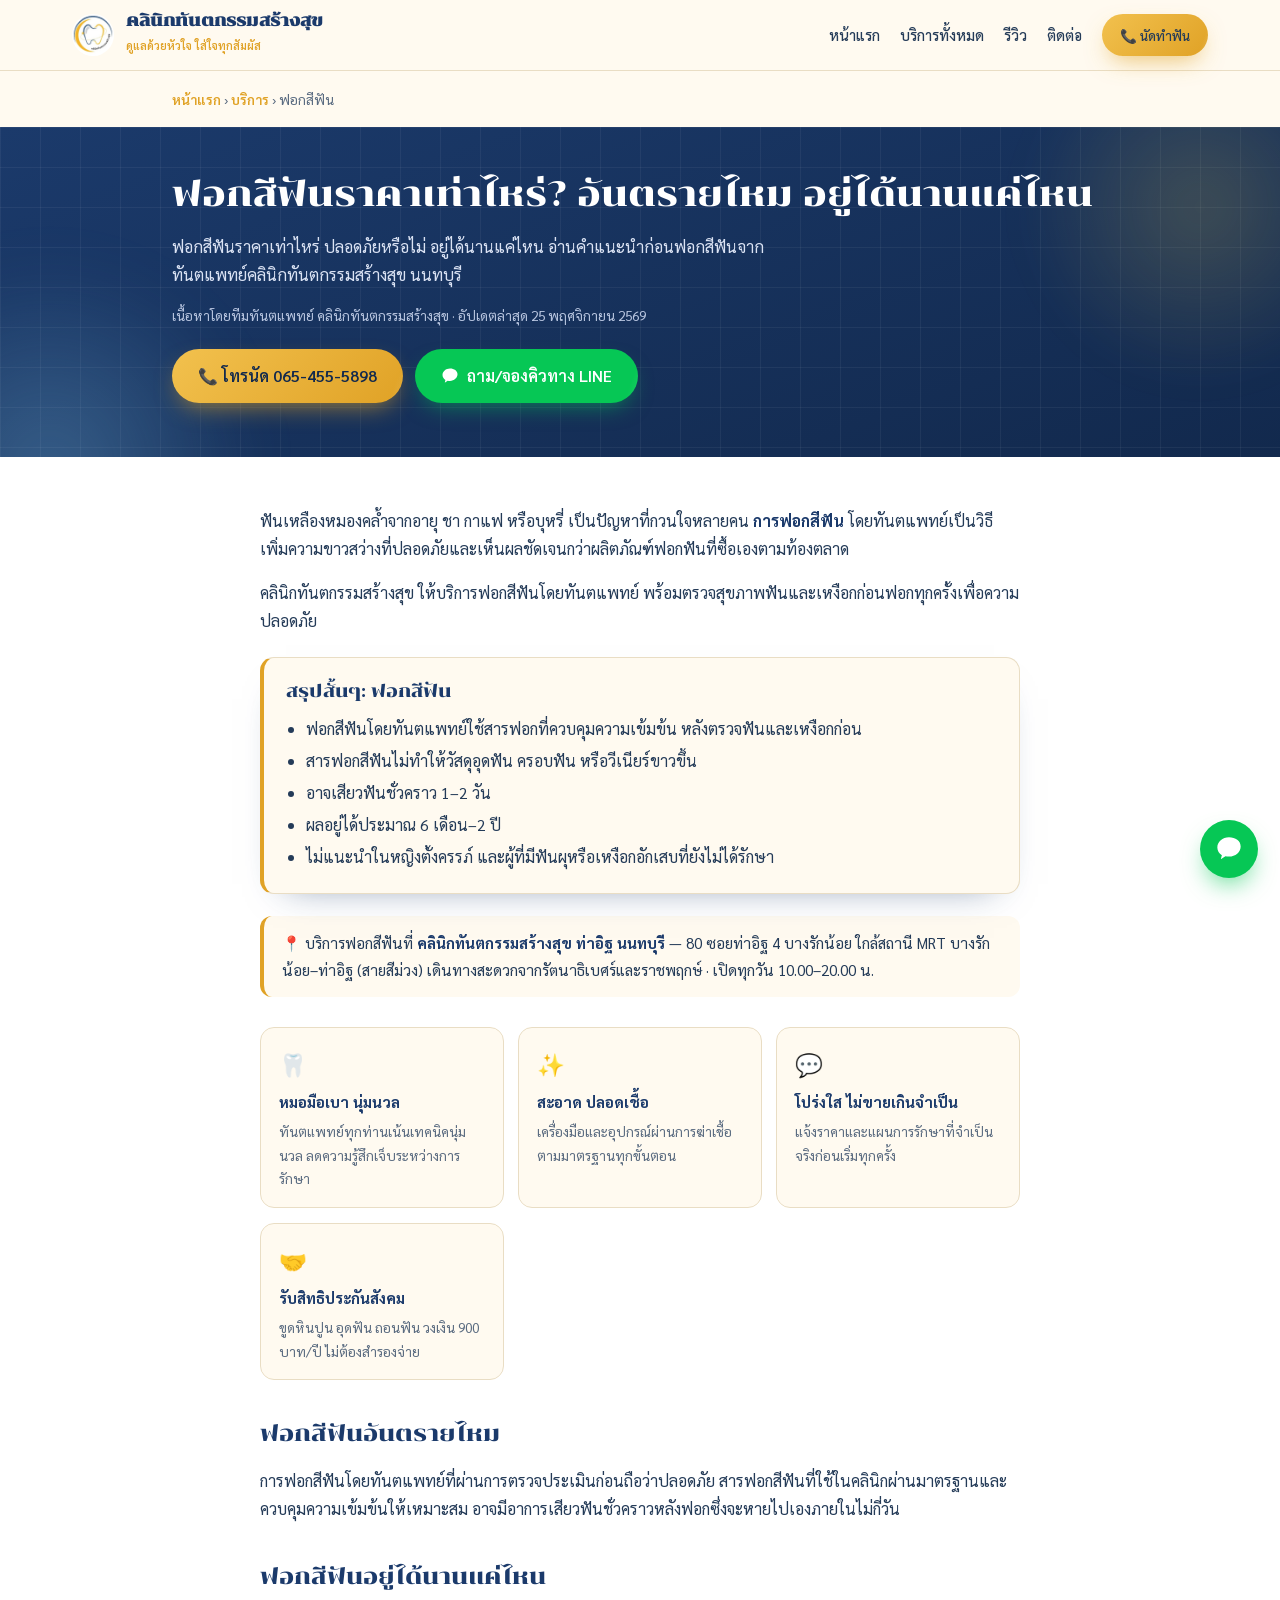
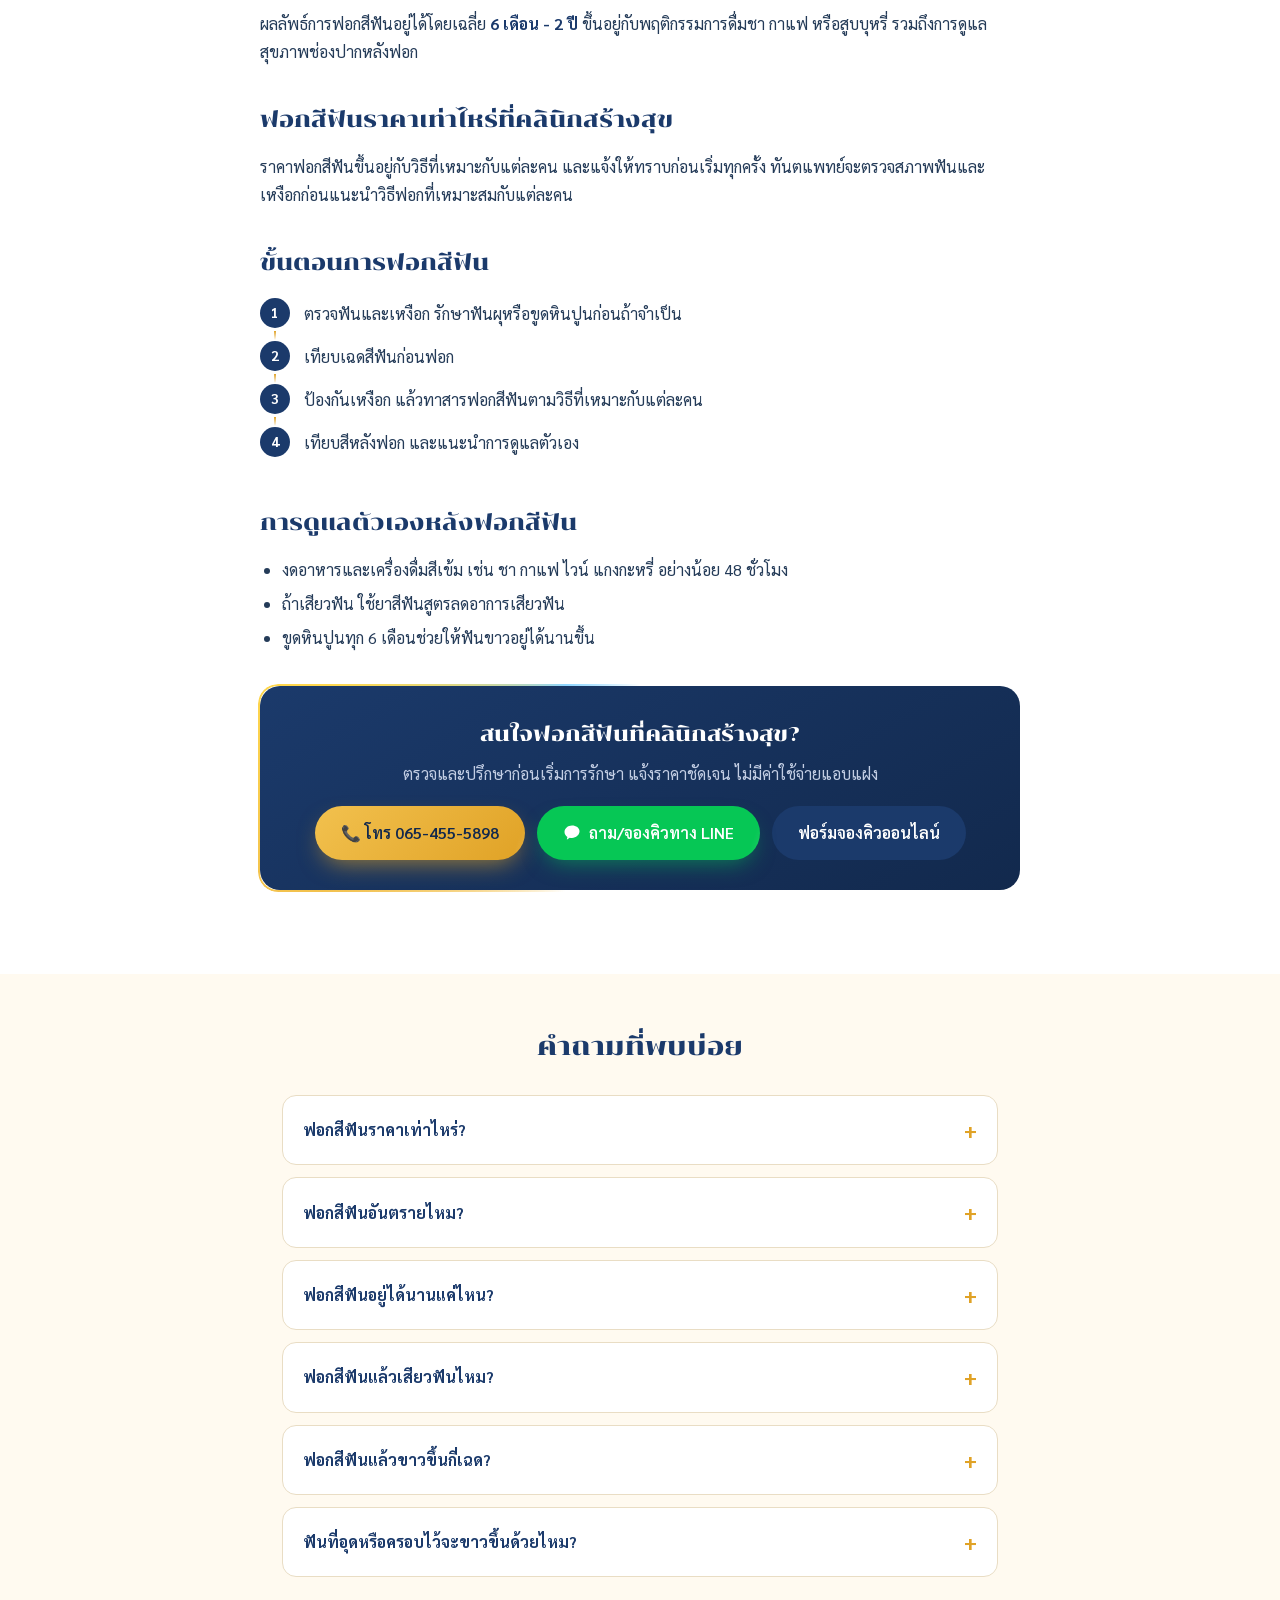
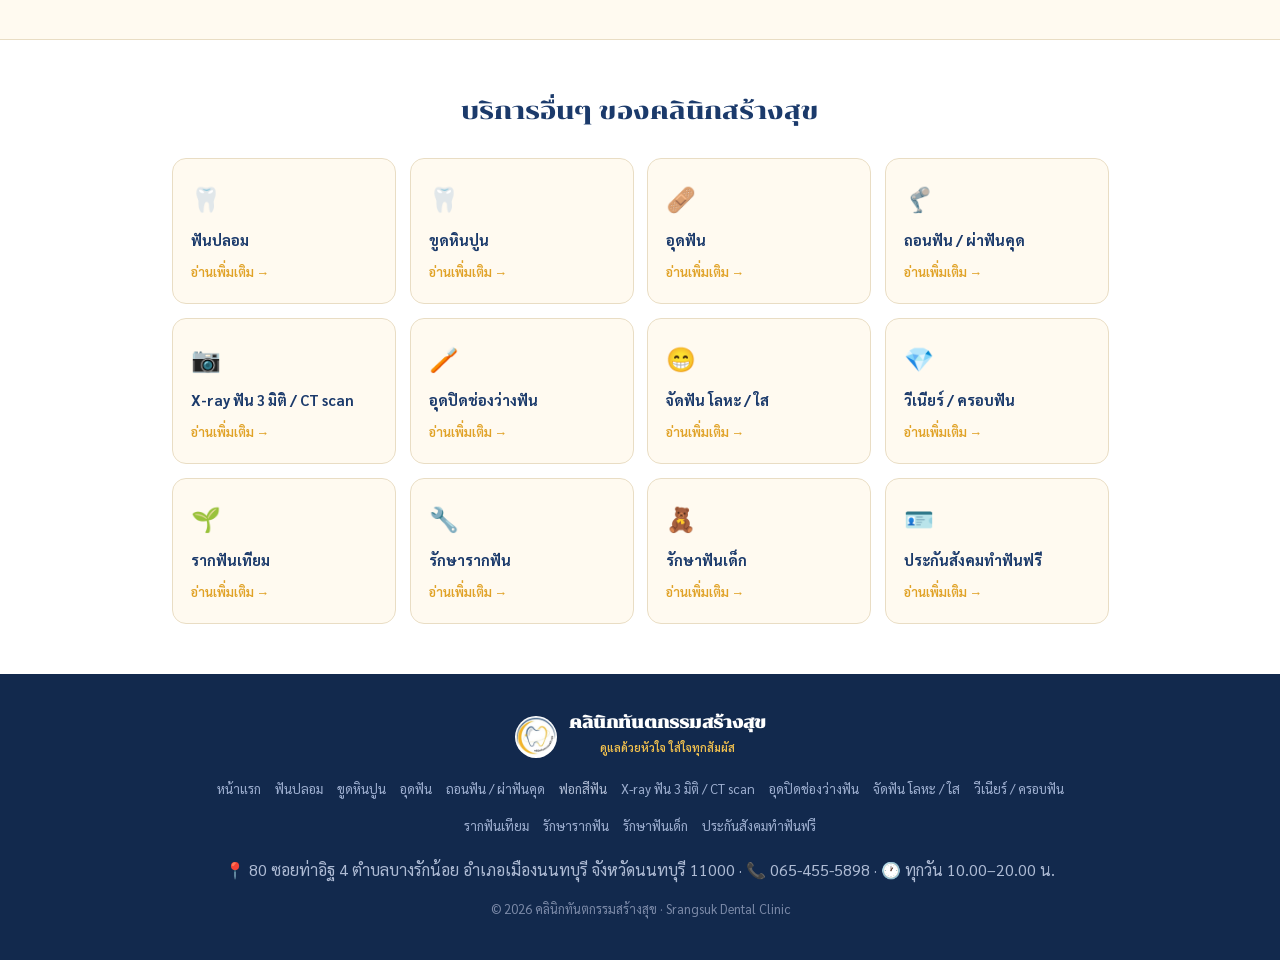
<file: services/fok-si-fun.html>
<!DOCTYPE html>
<html lang="th">
<head>
<meta charset="UTF-8">
<meta name="viewport" content="width=device-width, initial-scale=1.0">
<title>ฟอกสีฟัน ท่าอิฐ นนทบุรี ราคา อันตรายไหม | คลินิกทันตกรรมสร้างสุข</title>
<meta name="description" content="ฟอกสีฟันราคาเท่าไหร่ ปลอดภัยหรือไม่ อยู่ได้นานแค่ไหน อ่านคำแนะนำก่อนฟอกสีฟันจากทันตแพทย์คลินิกทันตกรรมสร้างสุข นนทบุรี">
<meta name="keywords" content="ฟอกสีฟันราคาเท่าไหร่, ฟอกสีฟันอันตรายไหม, ฟอกสีฟันอยู่ได้นานแค่ไหน">
<link rel="canonical" href="https://srangsukdental.com/services/fok-si-fun.html">
<meta name="robots" content="index, follow, max-image-preview:large, max-snippet:-1, max-video-preview:-1">
<link rel="alternate" hreflang="th" href="https://srangsukdental.com/services/fok-si-fun.html">
<link rel="alternate" hreflang="x-default" href="https://srangsukdental.com/services/fok-si-fun.html">
<meta name="geo.region" content="TH-12">
<meta name="geo.placename" content="ท่าอิฐ, บางรักน้อย, เมืองนนทบุรี">
<meta name="twitter:title" content="ฟอกสีฟัน ท่าอิฐ นนทบุรี ราคา อันตรายไหม | คลินิกทันตกรรมสร้างสุข">
<meta name="twitter:description" content="ฟอกสีฟันราคาเท่าไหร่ ปลอดภัยหรือไม่ อยู่ได้นานแค่ไหน อ่านคำแนะนำก่อนฟอกสีฟันจากทันตแพทย์คลินิกทันตกรรมสร้างสุข นนทบุรี">
<meta property="article:published_time" content="2025-01-01">
<meta property="article:modified_time" content="2026-11-25">
<meta property="og:type" content="article">
<meta property="og:title" content="ฟอกสีฟัน ท่าอิฐ นนทบุรี ราคา อันตรายไหม | คลินิกทันตกรรมสร้างสุข">
<meta property="og:description" content="ฟอกสีฟันราคาเท่าไหร่ ปลอดภัยหรือไม่ อยู่ได้นานแค่ไหน อ่านคำแนะนำก่อนฟอกสีฟันจากทันตแพทย์คลินิกทันตกรรมสร้างสุข นนทบุรี">
<meta property="og:url" content="https://srangsukdental.com/services/fok-si-fun.html">
<meta property="og:site_name" content="คลินิกทันตกรรมสร้างสุข">
<meta name="twitter:card" content="summary_large_image">
<meta property="og:image" content="https://srangsukdental.com/assets/brand/og-image.jpg">
<meta property="og:image:width" content="1200">
<meta property="og:image:height" content="630">
<meta property="og:image:alt" content="คลินิกทันตกรรมสร้างสุข ท่าอิฐ นนทบุรี">
<meta property="og:locale" content="th_TH">
<meta name="theme-color" content="#1b3a6b">
<link rel="icon" type="image/png" sizes="32x32" href="/assets/brand/favicon-32.png">
<link rel="apple-touch-icon" href="/assets/brand/icon-180.png">
<link rel="manifest" href="/site.webmanifest">
<link rel="preconnect" href="https://fonts.googleapis.com">
<link rel="preconnect" href="https://fonts.gstatic.com" crossorigin>
<link href="https://fonts.googleapis.com/css2?family=Chonburi&family=Sarabun:wght@300;400;500;600;700&display=swap" rel="stylesheet">
<style>
:root{--navy:#1b3a6b;--navy-deep:#12294d;--gold:#e0a226;--gold-soft:#f2c14e;--yellow:#ffd84d;
--cream:#fffaf0;--ink:#243b58;--muted:#5a6b80;--line:#e9ddc4;--shadow:0 18px 50px -18px rgba(27,58,107,.35);}
*{margin:0;padding:0;box-sizing:border-box}
html{scroll-behavior:smooth}
body{font-family:'Sarabun',sans-serif;color:var(--ink);background:var(--cream);line-height:1.75}
h1,h2,h3,.display{font-family:'Chonburi',serif;font-weight:400}
a{text-decoration:none;color:inherit}
.wrap{max-width:980px;margin:0 auto;padding:0 22px}
b{color:var(--navy)}
.btn{display:inline-flex;align-items:center;gap:8px;padding:13px 26px;border-radius:999px;font-weight:600;font-size:1rem;cursor:pointer;border:none}
.btn-gold{background:linear-gradient(135deg,var(--gold-soft),var(--gold));color:var(--navy-deep);box-shadow:0 10px 24px -8px rgba(224,162,38,.7)}
.btn-navy{background:var(--navy);color:#fff}
header{position:sticky;top:0;z-index:50;background:rgba(255,250,240,.95);backdrop-filter:blur(10px);border-bottom:1px solid var(--line)}
nav{display:flex;align-items:center;justify-content:space-between;padding:12px 22px;max-width:1180px;margin:0 auto;flex-wrap:wrap;gap:10px}
.brand{display:flex;align-items:center;gap:12px}
.logo-mark{width:42px;height:42px;border-radius:50%;background:#fff url(/assets/brand/icon-192.png) center/cover no-repeat;flex-shrink:0;display:block}

.brand-text b{font-family:'Chonburi',serif;font-size:1.02rem;color:var(--navy);display:block;line-height:1.1}
.brand-text span{font-size:.68rem;color:var(--gold);font-weight:600}
.menu{display:flex;gap:20px;align-items:center;flex-wrap:wrap}
.menu a{font-weight:500;font-size:.92rem;color:var(--ink)}
.menu .btn{padding:9px 18px;font-size:.86rem}
.breadcrumb{display:block;font-size:.86rem;color:var(--muted);padding:16px 22px;max-width:980px;margin:0 auto}
.breadcrumb a{color:var(--gold);font-weight:600}
.hero-page{background:linear-gradient(160deg,var(--navy),var(--navy-deep));color:#fff;padding:44px 22px 54px;position:relative;overflow:hidden}
.hero-page::before{content:"";position:absolute;top:-100px;right:-100px;width:360px;height:360px;border-radius:50%;background:radial-gradient(circle,rgba(255,216,77,.18),transparent 70%)}
.hero-page .wrap{position:relative;z-index:2}
.hero-page .ic{font-size:2.6rem;margin-bottom:10px}
.hero-page h1{font-size:clamp(1.5rem,3.6vw,2.2rem);line-height:1.35;margin-bottom:14px}
.hero-page p.lead{color:#dbe3f4;font-size:1.02rem;max-width:640px}
.hero-page .cta-row{display:flex;gap:12px;flex-wrap:wrap;margin-top:22px}
article{background:#fff;padding:50px 22px}
article .inner{max-width:760px;margin:0 auto}
article p{margin-bottom:16px;color:var(--ink)}
article h2{color:var(--navy);font-size:1.4rem;margin:34px 0 14px}
.adv-grid{display:grid;grid-template-columns:repeat(auto-fit,minmax(210px,1fr));gap:14px;margin:30px 0}
.adv{background:var(--cream);border:1px solid var(--line);border-radius:14px;padding:16px 18px}
.adv .t{font-size:1.4rem}
.adv b{display:block;color:var(--navy);font-size:.95rem;margin:6px 0 4px}
.adv p{font-size:.85rem;color:var(--muted);margin:0}
.cta-box{background:linear-gradient(150deg,var(--navy),var(--navy-deep));color:#fff;border-radius:20px;padding:30px;margin:34px 0;text-align:center}
.cta-box h3{color:#fff;font-size:1.3rem;margin-bottom:8px}
.cta-box p{color:#c3cee4;margin-bottom:18px}
.cta-box .cta-row{display:flex;gap:12px;justify-content:center;flex-wrap:wrap}
.faq{background:var(--cream);padding:50px 22px}
.faq .wrap{max-width:760px}
.faq h2{color:var(--navy);text-align:center;margin-bottom:26px;font-size:1.6rem}
details{background:#fff;border:1px solid var(--line);border-radius:14px;margin-bottom:12px;padding:16px 20px}
summary{cursor:pointer;font-weight:700;color:var(--navy);list-style:none;display:flex;justify-content:space-between;align-items:center}
summary::-webkit-details-marker{display:none}
summary::after{content:"+";font-size:1.3rem;color:var(--gold);flex-shrink:0;margin-left:12px}
details[open] summary::after{content:"−"}
details p{margin-top:12px;color:var(--muted);font-size:.95rem}
.related{background:#fff;padding:50px 22px;border-top:1px solid var(--line)}
.related h2{text-align:center;color:var(--navy);margin-bottom:26px;font-size:1.5rem}
.rel-grid{display:grid;grid-template-columns:repeat(auto-fill,minmax(200px,1fr));gap:14px;max-width:1000px;margin:0 auto}
.rel-card{background:var(--cream);border:1px solid var(--line);border-radius:14px;padding:18px;transition:.2s}
.rel-card:hover{border-color:var(--gold);transform:translateY(-3px)}
.rel-card .t{font-size:1.5rem;margin-bottom:8px}
.rel-card b{color:var(--navy);font-size:.92rem;display:block;margin-bottom:4px}
.rel-card span{color:var(--gold);font-size:.8rem;font-weight:600}
footer{background:var(--navy-deep);color:#aebbd4;padding:40px 22px;text-align:center}
footer .fsite{display:flex;flex-wrap:wrap;gap:14px;justify-content:center;max-width:900px;margin:18px auto;font-size:.82rem}
footer .fsite a{color:#9fb0d1}
footer .fsite a:hover{color:var(--yellow)}
.copy{font-size:.8rem;color:#7c8aa8;margin-top:14px}
@media(max-width:720px){.menu{display:none}}

.btn-line{background:#06c755;color:#fff;box-shadow:0 10px 22px -8px rgba(6,199,85,.55)}
.btn-line:hover{background:#05b34c}
.hero-page .ic img{width:110px;height:110px;border-radius:24px;background:#fffaf0;padding:8px;box-shadow:0 12px 30px -10px rgba(0,0,0,.4)}
.local-note{background:#fffaf0;border-left:4px solid var(--gold);border-radius:12px;padding:14px 18px;margin:22px 0;color:var(--ink);font-size:.95rem}
.fab-line{position:fixed;right:22px;bottom:22px;z-index:60;width:58px;height:58px;border-radius:50%;background:#06c755;color:#fff;display:grid;place-items:center;box-shadow:0 12px 26px -8px rgba(6,199,85,.7)}
.fab-line svg{width:28px;height:28px}
.action-bar{display:none}
@media(max-width:720px){
  .fab-line{display:none}
  .action-bar{display:grid;grid-template-columns:1fr 1.4fr 1fr;position:fixed;left:0;right:0;bottom:0;z-index:60;background:#fff;border-top:1px solid var(--line);box-shadow:0 -8px 24px -12px rgba(27,58,107,.35);padding:8px 10px calc(8px + env(safe-area-inset-bottom))}
  .action-bar a{display:flex;flex-direction:column;align-items:center;gap:2px;font-size:.78rem;font-weight:700;color:var(--navy);padding:6px 0;border-radius:12px}
  .action-bar a.ab-line{background:#06c755;color:#fff}
  body{padding-bottom:74px}
}
.tldr{background:var(--cream);border:1px solid var(--line);border-left:4px solid var(--gold);border-radius:14px;padding:18px 22px;margin:22px 0}
article .tldr h2{font-size:1.1rem;margin:0 0 8px}
.tldr ul{padding-left:20px}.tldr li{margin:4px 0}
.steps{counter-reset:s;list-style:none;padding:0;margin:10px 0 20px}
.steps li{counter-increment:s;position:relative;padding:3px 0 12px 44px}
.steps li::before{content:counter(s);position:absolute;left:0;top:1px;width:30px;height:30px;border-radius:50%;background:var(--navy);color:#fff;font-weight:700;display:flex;align-items:center;justify-content:center;font-size:.9rem}
.care{padding-left:22px;margin-bottom:16px}.care li{margin:6px 0}
.byline{margin-top:14px;font-size:.85rem;color:#b9c6e0}
</style>
<link rel="stylesheet" href="/assets/fx.css">
<script type="application/ld+json">
{
 "@context": "https://schema.org",
 "@graph": [
  {
   "@type": "Dentist",
   "@id": "https://srangsukdental.com/#clinic",
   "name": "คลินิกทันตกรรมสร้างสุข",
   "alternateName": "Srangsuk Dental Clinic",
   "url": "https://srangsukdental.com/",
   "telephone": "+66654555898",
   "address": {
    "@type": "PostalAddress",
    "streetAddress": "80 ซอยท่าอิฐ 4 ตำบลบางรักน้อย",
    "addressLocality": "อำเภอเมืองนนทบุรี",
    "addressRegion": "นนทบุรี",
    "postalCode": "11000",
    "addressCountry": "TH"
   },
   "logo": "https://srangsukdental.com/assets/brand/icon-512.png",
   "image": "https://srangsukdental.com/assets/brand/og-image.jpg",
   "sameAs": [
    "https://www.facebook.com/srangsuk.dental/",
    "https://www.instagram.com/srangsuk_dental_clinic/",
    "https://line.me/R/ti/p/@096tnjfb"
   ],
   "areaServed": [
    "ท่าอิฐ",
    "บางรักน้อย",
    "ไทรม้า",
    "บางรักพัฒนา",
    "อำเภอเมืองนนทบุรี",
    "นนทบุรี"
   ],
   "openingHours": "Mo-Su 10:00-20:00",
   "openingHoursSpecification": [
    {
     "@type": "OpeningHoursSpecification",
     "dayOfWeek": [
      "Monday",
      "Tuesday",
      "Wednesday",
      "Thursday",
      "Friday",
      "Saturday",
      "Sunday"
     ],
     "opens": "10:00",
     "closes": "20:00"
    }
   ]
  },
  {
   "@type": "WebSite",
   "@id": "https://srangsukdental.com/#website",
   "url": "https://srangsukdental.com/",
   "name": "คลินิกทันตกรรมสร้างสุข",
   "inLanguage": "th-TH",
   "publisher": {
    "@id": "https://srangsukdental.com/#clinic"
   }
  },
  {
   "@type": "MedicalWebPage",
   "@id": "https://srangsukdental.com/services/fok-si-fun.html#webpage",
   "url": "https://srangsukdental.com/services/fok-si-fun.html",
   "name": "ฟอกสีฟัน ท่าอิฐ นนทบุรี ราคา อันตรายไหม | คลินิกทันตกรรมสร้างสุข",
   "description": "ฟอกสีฟันราคาเท่าไหร่ ปลอดภัยหรือไม่ อยู่ได้นานแค่ไหน อ่านคำแนะนำก่อนฟอกสีฟันจากทันตแพทย์คลินิกทันตกรรมสร้างสุข นนทบุรี",
   "inLanguage": "th-TH",
   "isPartOf": {
    "@id": "https://srangsukdental.com/#website"
   },
   "breadcrumb": {
    "@id": "https://srangsukdental.com/services/fok-si-fun.html#breadcrumb"
   },
   "about": {
    "@id": "https://srangsukdental.com/services/fok-si-fun.html#procedure"
   },
   "audience": {
    "@type": "MedicalAudience",
    "audienceType": "Patient"
   },
   "datePublished": "2025-01-01",
   "dateModified": "2026-11-25",
   "lastReviewed": "2026-11-25",
   "reviewedBy": {
    "@id": "https://srangsukdental.com/#clinic"
   },
   "primaryImageOfPage": {
    "@type": "ImageObject",
    "url": "https://srangsukdental.com/assets/brand/og-image.jpg",
    "width": 1200,
    "height": 630
   }
  },
  {
   "@type": "Article",
   "@id": "https://srangsukdental.com/services/fok-si-fun.html#article",
   "headline": "ฟอกสีฟันราคาเท่าไหร่? อันตรายไหม อยู่ได้นานแค่ไหน",
   "description": "ฟอกสีฟันราคาเท่าไหร่ ปลอดภัยหรือไม่ อยู่ได้นานแค่ไหน อ่านคำแนะนำก่อนฟอกสีฟันจากทันตแพทย์คลินิกทันตกรรมสร้างสุข นนทบุรี",
   "author": {
    "@id": "https://srangsukdental.com/#clinic"
   },
   "publisher": {
    "@id": "https://srangsukdental.com/#clinic"
   },
   "mainEntityOfPage": {
    "@id": "https://srangsukdental.com/services/fok-si-fun.html#webpage"
   },
   "datePublished": "2025-01-01",
   "dateModified": "2026-11-25",
   "inLanguage": "th-TH",
   "image": "https://srangsukdental.com/assets/brand/og-image.jpg"
  },
  {
   "@type": "MedicalProcedure",
   "@id": "https://srangsukdental.com/services/fok-si-fun.html#procedure",
   "name": "ฟอกสีฟัน",
   "description": "ฟอกสีฟันโดยทันตแพทย์ใช้สารฟอกที่ควบคุมความเข้มข้น หลังตรวจฟันและเหงือกก่อน",
   "howPerformed": "ตรวจฟันและเหงือก รักษาฟันผุหรือขูดหินปูนก่อนถ้าจำเป็น → เทียบเฉดสีฟันก่อนฟอก → ป้องกันเหงือก แล้วทาสารฟอกสีฟันตามวิธีที่เหมาะกับแต่ละคน → เทียบสีหลังฟอก และแนะนำการดูแลตัวเอง",
   "url": "https://srangsukdental.com/services/fok-si-fun.html"
  },
  {
   "@type": "Service",
   "@id": "https://srangsukdental.com/services/fok-si-fun.html#service",
   "name": "ฟอกสีฟัน",
   "serviceType": "ฟอกสีฟัน",
   "description": "ฟอกสีฟันโดยทันตแพทย์ใช้สารฟอกที่ควบคุมความเข้มข้น หลังตรวจฟันและเหงือกก่อน",
   "url": "https://srangsukdental.com/services/fok-si-fun.html",
   "provider": {
    "@id": "https://srangsukdental.com/#clinic"
   },
   "areaServed": [
    "ท่าอิฐ",
    "บางรักน้อย",
    "ไทรม้า",
    "บางรักพัฒนา",
    "อำเภอเมืองนนทบุรี",
    "นนทบุรี"
   ],
   "availableChannel": {
    "@type": "ServiceChannel",
    "serviceUrl": "https://line.me/R/ti/p/@096tnjfb",
    "servicePhone": {
     "@type": "ContactPoint",
     "telephone": "+66654555898",
     "contactType": "นัดหมาย",
     "availableLanguage": "th"
    }
   }
  },
  {
   "@type": "BreadcrumbList",
   "@id": "https://srangsukdental.com/services/fok-si-fun.html#breadcrumb",
   "itemListElement": [
    {
     "@type": "ListItem",
     "position": 1,
     "name": "หน้าแรก",
     "item": "https://srangsukdental.com/"
    },
    {
     "@type": "ListItem",
     "position": 2,
     "name": "บริการ",
     "item": "https://srangsukdental.com/#services"
    },
    {
     "@type": "ListItem",
     "position": 3,
     "name": "ฟอกสีฟัน",
     "item": "https://srangsukdental.com/services/fok-si-fun.html"
    }
   ]
  },
  {
   "@type": "FAQPage",
   "@id": "https://srangsukdental.com/services/fok-si-fun.html#faq",
   "mainEntity": [
    {
     "@type": "Question",
     "name": "ฟอกสีฟันราคาเท่าไหร่?",
     "acceptedAnswer": {
      "@type": "Answer",
      "text": "ราคาขึ้นอยู่กับวิธีการฟอกและสภาพฟันของแต่ละคน ทันตแพทย์จะตรวจและแจ้งราคาให้ทราบก่อนเริ่มรักษาทุกครั้ง สอบถามเบื้องต้นได้ทาง LINE @096tnjfb หรือโทร 065-455-5898"
     }
    },
    {
     "@type": "Question",
     "name": "ฟอกสีฟันอันตรายไหม?",
     "acceptedAnswer": {
      "@type": "Answer",
      "text": "หากทำโดยทันตแพทย์และผ่านการตรวจประเมินก่อนถือว่าปลอดภัย อาจมีอาการเสียวฟันชั่วคราวซึ่งหายได้เอง"
     }
    },
    {
     "@type": "Question",
     "name": "ฟอกสีฟันอยู่ได้นานแค่ไหน?",
     "acceptedAnswer": {
      "@type": "Answer",
      "text": "โดยเฉลี่ย 6 เดือนถึง 2 ปี ขึ้นอยู่กับพฤติกรรมการรับประทานอาหารและเครื่องดื่มที่มีสี"
     }
    },
    {
     "@type": "Question",
     "name": "ฟอกสีฟันแล้วเสียวฟันไหม?",
     "acceptedAnswer": {
      "@type": "Answer",
      "text": "บางคนอาจมีอาการเสียวฟันชั่วคราวหลังฟอก ซึ่งมักดีขึ้นภายใน 1-2 วัน ทันตแพทย์อาจแนะนำยาสีฟันลดเสียวฟันเสริม"
     }
    },
    {
     "@type": "Question",
     "name": "ฟอกสีฟันแล้วขาวขึ้นกี่เฉด?",
     "acceptedAnswer": {
      "@type": "Answer",
      "text": "แตกต่างกันในแต่ละคน ขึ้นกับสีฟันเดิมและสาเหตุที่ฟันเปลี่ยนสี ทันตแพทย์จะเทียบเฉดสีให้ดูทั้งก่อนและหลังฟอก"
     }
    },
    {
     "@type": "Question",
     "name": "ฟันที่อุดหรือครอบไว้จะขาวขึ้นด้วยไหม?",
     "acceptedAnswer": {
      "@type": "Answer",
      "text": "ไม่ขาวขึ้น สารฟอกสีฟันมีผลเฉพาะกับเนื้อฟันธรรมชาติ ถ้ามีวัสดุอุดหรือครอบฟันที่ฟันหน้า ทันตแพทย์จะวางแผนให้สีกลมกลืนกัน"
     }
    }
   ]
  }
 ]
}
</script>
</head>
<body>

<header>
  <nav>
    <a class="brand" href="../index.html">
      <span class="logo-mark"></span>
      <span class="brand-text"><b>คลินิกทันตกรรมสร้างสุข</b><span>ดูแลด้วยหัวใจ ใส่ใจทุกสัมผัส</span></span>
    </a>
    <div class="menu">
      <a href="../index.html">หน้าแรก</a>
      <a href="../index.html#services">บริการทั้งหมด</a>
      <a href="../index.html#reviews">รีวิว</a>
      <a href="../index.html#contact">ติดต่อ</a>
      <a class="btn btn-gold" href="tel:0654555898">📞 นัดทำฟัน</a>
    </div>
  </nav>
</header>

<nav class="breadcrumb" aria-label="breadcrumb">
  <a href="../index.html">หน้าแรก</a> › <a href="../index.html#services">บริการ</a> › ฟอกสีฟัน
</nav>

<section class="hero-page">
  <div class="wrap">
    <h1>ฟอกสีฟันราคาเท่าไหร่? อันตรายไหม อยู่ได้นานแค่ไหน</h1>
    <p class="lead">ฟอกสีฟันราคาเท่าไหร่ ปลอดภัยหรือไม่ อยู่ได้นานแค่ไหน อ่านคำแนะนำก่อนฟอกสีฟันจากทันตแพทย์คลินิกทันตกรรมสร้างสุข นนทบุรี</p>
    <p class="byline">เนื้อหาโดยทีมทันตแพทย์ คลินิกทันตกรรมสร้างสุข · อัปเดตล่าสุด 25 พฤศจิกายน 2569</p>
    <div class="cta-row">
      <a class="btn btn-gold" href="tel:0654555898">📞 โทรนัด 065-455-5898</a>
      <a class="btn btn-line" href="https://line.me/R/oaMessage/@096tnjfb/?%E0%B8%AA%E0%B8%A7%E0%B8%B1%E0%B8%AA%E0%B8%94%E0%B8%B5%E0%B8%84%E0%B8%A3%E0%B8%B1%E0%B8%9A/%E0%B8%84%E0%B9%88%E0%B8%B0%20%E0%B8%AA%E0%B8%99%E0%B9%83%E0%B8%88%E0%B8%9F%E0%B8%AD%E0%B8%81%E0%B8%AA%E0%B8%B5%E0%B8%9F%E0%B8%B1%E0%B8%99%20%E0%B8%AD%E0%B8%A2%E0%B8%B2%E0%B8%81%E0%B8%AA%E0%B8%AD%E0%B8%9A%E0%B8%96%E0%B8%B2%E0%B8%A1/%E0%B8%88%E0%B8%AD%E0%B8%87%E0%B8%84%E0%B8%B4%E0%B8%A7%20%28%E0%B8%AA%E0%B9%88%E0%B8%87%E0%B8%88%E0%B8%B2%E0%B8%81%E0%B8%AB%E0%B8%99%E0%B9%89%E0%B8%B2%E0%B9%80%E0%B8%A7%E0%B9%87%E0%B8%9A%20%E0%B8%9F%E0%B8%AD%E0%B8%81%E0%B8%AA%E0%B8%B5%E0%B8%9F%E0%B8%B1%E0%B8%99%29" target="_blank" rel="noopener"><svg viewBox="0 0 24 24" width="18" height="18" fill="currentColor" aria-hidden="true"><path d="M12 2C6.48 2 2 5.94 2 10.7c0 2.72 1.51 5.14 3.87 6.7-.13.86-.62 2.4-.71 2.77-.11.47.17.46.36.34.15-.1 2.4-1.63 3.37-2.29.98.2 2.01.31 3.11.31 5.52 0 10-3.94 10-8.7S17.52 2 12 2z"/></svg> ถาม/จองคิวทาง LINE</a>
    </div>
  </div>
</section>

<article>
  <div class="inner">
    <p>ฟันเหลืองหมองคล้ำจากอายุ ชา กาแฟ หรือบุหรี่ เป็นปัญหาที่กวนใจหลายคน <b>การฟอกสีฟัน</b> โดยทันตแพทย์เป็นวิธีเพิ่มความขาวสว่างที่ปลอดภัยและเห็นผลชัดเจนกว่าผลิตภัณฑ์ฟอกฟันที่ซื้อเองตามท้องตลาด</p>
<p>คลินิกทันตกรรมสร้างสุข ให้บริการฟอกสีฟันโดยทันตแพทย์ พร้อมตรวจสุขภาพฟันและเหงือกก่อนฟอกทุกครั้งเพื่อความปลอดภัย</p>
    <div class="tldr"><h2>สรุปสั้นๆ: ฟอกสีฟัน</h2><ul><li>ฟอกสีฟันโดยทันตแพทย์ใช้สารฟอกที่ควบคุมความเข้มข้น หลังตรวจฟันและเหงือกก่อน</li><li>สารฟอกสีฟันไม่ทำให้วัสดุอุดฟัน ครอบฟัน หรือวีเนียร์ขาวขึ้น</li><li>อาจเสียวฟันชั่วคราว 1–2 วัน</li><li>ผลอยู่ได้ประมาณ 6 เดือน–2 ปี</li><li>ไม่แนะนำในหญิงตั้งครรภ์ และผู้ที่มีฟันผุหรือเหงือกอักเสบที่ยังไม่ได้รักษา</li></ul></div>
    <p class="local-note">📍 บริการฟอกสีฟันที่ <b>คลินิกทันตกรรมสร้างสุข ท่าอิฐ นนทบุรี</b> — 80 ซอยท่าอิฐ 4 บางรักน้อย ใกล้สถานี MRT บางรักน้อย–ท่าอิฐ (สายสีม่วง) เดินทางสะดวกจากรัตนาธิเบศร์และราชพฤกษ์ · เปิดทุกวัน 10.00–20.00 น.</p>
    <div class="adv-grid">
      <div class="adv"><div class="t">🦷</div><b>หมอมือเบา นุ่มนวล</b><p>ทันตแพทย์ทุกท่านเน้นเทคนิคนุ่มนวล ลดความรู้สึกเจ็บระหว่างการรักษา</p></div>
<div class="adv"><div class="t">✨</div><b>สะอาด ปลอดเชื้อ</b><p>เครื่องมือและอุปกรณ์ผ่านการฆ่าเชื้อตามมาตรฐานทุกขั้นตอน</p></div>
<div class="adv"><div class="t">💬</div><b>โปร่งใส ไม่ขายเกินจำเป็น</b><p>แจ้งราคาและแผนการรักษาที่จำเป็นจริงก่อนเริ่มทุกครั้ง</p></div>
<div class="adv"><div class="t">🤝</div><b>รับสิทธิประกันสังคม</b><p>ขูดหินปูน อุดฟัน ถอนฟัน วงเงิน 900 บาท/ปี ไม่ต้องสำรองจ่าย</p></div>
    </div>
    <h2>ฟอกสีฟันอันตรายไหม</h2>
<p>การฟอกสีฟันโดยทันตแพทย์ที่ผ่านการตรวจประเมินก่อนถือว่าปลอดภัย สารฟอกสีฟันที่ใช้ในคลินิกผ่านมาตรฐานและควบคุมความเข้มข้นให้เหมาะสม อาจมีอาการเสียวฟันชั่วคราวหลังฟอกซึ่งจะหายไปเองภายในไม่กี่วัน</p>
<h2>ฟอกสีฟันอยู่ได้นานแค่ไหน</h2>
<p>ผลลัพธ์การฟอกสีฟันอยู่ได้โดยเฉลี่ย <b>6 เดือน - 2 ปี</b> ขึ้นอยู่กับพฤติกรรมการดื่มชา กาแฟ หรือสูบบุหรี่ รวมถึงการดูแลสุขภาพช่องปากหลังฟอก</p>
<h2>ฟอกสีฟันราคาเท่าไหร่ที่คลินิกสร้างสุข</h2>
<p>ราคาฟอกสีฟันขึ้นอยู่กับวิธีที่เหมาะกับแต่ละคน และแจ้งให้ทราบก่อนเริ่มทุกครั้ง ทันตแพทย์จะตรวจสภาพฟันและเหงือกก่อนแนะนำวิธีฟอกที่เหมาะสมกับแต่ละคน</p>
    <h2>ขั้นตอนการฟอกสีฟัน</h2>
<ol class="steps"><li>ตรวจฟันและเหงือก รักษาฟันผุหรือขูดหินปูนก่อนถ้าจำเป็น</li><li>เทียบเฉดสีฟันก่อนฟอก</li><li>ป้องกันเหงือก แล้วทาสารฟอกสีฟันตามวิธีที่เหมาะกับแต่ละคน</li><li>เทียบสีหลังฟอก และแนะนำการดูแลตัวเอง</li></ol>
<h2>การดูแลตัวเองหลังฟอกสีฟัน</h2>
<ul class="care"><li>งดอาหารและเครื่องดื่มสีเข้ม เช่น ชา กาแฟ ไวน์ แกงกะหรี่ อย่างน้อย 48 ชั่วโมง</li><li>ถ้าเสียวฟัน ใช้ยาสีฟันสูตรลดอาการเสียวฟัน</li><li>ขูดหินปูนทุก 6 เดือนช่วยให้ฟันขาวอยู่ได้นานขึ้น</li></ul>
    <div class="cta-box">
      <h3>สนใจฟอกสีฟันที่คลินิกสร้างสุข?</h3>
      <p>ตรวจและปรึกษาก่อนเริ่มการรักษา แจ้งราคาชัดเจน ไม่มีค่าใช้จ่ายแอบแฝง</p>
      <div class="cta-row">
        <a class="btn btn-gold" href="tel:0654555898">📞 โทร 065-455-5898</a>
        <a class="btn btn-line" href="https://line.me/R/oaMessage/@096tnjfb/?%E0%B8%AA%E0%B8%A7%E0%B8%B1%E0%B8%AA%E0%B8%94%E0%B8%B5%E0%B8%84%E0%B8%A3%E0%B8%B1%E0%B8%9A/%E0%B8%84%E0%B9%88%E0%B8%B0%20%E0%B8%AA%E0%B8%99%E0%B9%83%E0%B8%88%E0%B8%9F%E0%B8%AD%E0%B8%81%E0%B8%AA%E0%B8%B5%E0%B8%9F%E0%B8%B1%E0%B8%99%20%E0%B8%AD%E0%B8%A2%E0%B8%B2%E0%B8%81%E0%B8%AA%E0%B8%AD%E0%B8%9A%E0%B8%96%E0%B8%B2%E0%B8%A1/%E0%B8%88%E0%B8%AD%E0%B8%87%E0%B8%84%E0%B8%B4%E0%B8%A7%20%28%E0%B8%AA%E0%B9%88%E0%B8%87%E0%B8%88%E0%B8%B2%E0%B8%81%E0%B8%AB%E0%B8%99%E0%B9%89%E0%B8%B2%E0%B9%80%E0%B8%A7%E0%B9%87%E0%B8%9A%20%E0%B8%9F%E0%B8%AD%E0%B8%81%E0%B8%AA%E0%B8%B5%E0%B8%9F%E0%B8%B1%E0%B8%99%29" target="_blank" rel="noopener"><svg viewBox="0 0 24 24" width="18" height="18" fill="currentColor" aria-hidden="true"><path d="M12 2C6.48 2 2 5.94 2 10.7c0 2.72 1.51 5.14 3.87 6.7-.13.86-.62 2.4-.71 2.77-.11.47.17.46.36.34.15-.1 2.4-1.63 3.37-2.29.98.2 2.01.31 3.11.31 5.52 0 10-3.94 10-8.7S17.52 2 12 2z"/></svg> ถาม/จองคิวทาง LINE</a>
        <a class="btn btn-navy" href="../index.html#booking">ฟอร์มจองคิวออนไลน์</a>
      </div>
    </div>
  </div>
</article>

<section class="faq">
  <div class="wrap">
    <h2>คำถามที่พบบ่อย</h2>
    <details><summary>ฟอกสีฟันราคาเท่าไหร่?</summary><p>ราคาขึ้นอยู่กับวิธีการฟอกและสภาพฟันของแต่ละคน ทันตแพทย์จะตรวจและแจ้งราคาให้ทราบก่อนเริ่มรักษาทุกครั้ง สอบถามเบื้องต้นได้ทาง LINE @096tnjfb หรือโทร 065-455-5898</p></details>
<details><summary>ฟอกสีฟันอันตรายไหม?</summary><p>หากทำโดยทันตแพทย์และผ่านการตรวจประเมินก่อนถือว่าปลอดภัย อาจมีอาการเสียวฟันชั่วคราวซึ่งหายได้เอง</p></details>
<details><summary>ฟอกสีฟันอยู่ได้นานแค่ไหน?</summary><p>โดยเฉลี่ย 6 เดือนถึง 2 ปี ขึ้นอยู่กับพฤติกรรมการรับประทานอาหารและเครื่องดื่มที่มีสี</p></details>
<details><summary>ฟอกสีฟันแล้วเสียวฟันไหม?</summary><p>บางคนอาจมีอาการเสียวฟันชั่วคราวหลังฟอก ซึ่งมักดีขึ้นภายใน 1-2 วัน ทันตแพทย์อาจแนะนำยาสีฟันลดเสียวฟันเสริม</p></details>
<details><summary>ฟอกสีฟันแล้วขาวขึ้นกี่เฉด?</summary><p>แตกต่างกันในแต่ละคน ขึ้นกับสีฟันเดิมและสาเหตุที่ฟันเปลี่ยนสี ทันตแพทย์จะเทียบเฉดสีให้ดูทั้งก่อนและหลังฟอก</p></details>
<details><summary>ฟันที่อุดหรือครอบไว้จะขาวขึ้นด้วยไหม?</summary><p>ไม่ขาวขึ้น สารฟอกสีฟันมีผลเฉพาะกับเนื้อฟันธรรมชาติ ถ้ามีวัสดุอุดหรือครอบฟันที่ฟันหน้า ทันตแพทย์จะวางแผนให้สีกลมกลืนกัน</p></details>
  </div>
</section>


<section class="related">
  <div class="wrap">
    <h2>บริการอื่นๆ ของคลินิกสร้างสุข</h2>
    <div class="rel-grid">
      <a class="rel-card" href="fun-plom.html"><div class="t">🦷</div><b>ฟันปลอม</b><span>อ่านเพิ่มเติม →</span></a>
<a class="rel-card" href="khud-hin-pun.html"><div class="t">🦷</div><b>ขูดหินปูน</b><span>อ่านเพิ่มเติม →</span></a>
<a class="rel-card" href="ud-fun.html"><div class="t">🩹</div><b>อุดฟัน</b><span>อ่านเพิ่มเติม →</span></a>
<a class="rel-card" href="thon-fun-pha-fun-khud.html"><div class="t">🦿</div><b>ถอนฟัน / ผ่าฟันคุด</b><span>อ่านเพิ่มเติม →</span></a>
<a class="rel-card" href="xray-3d-ct-scan.html"><div class="t">📷</div><b>X-ray ฟัน 3 มิติ / CT scan</b><span>อ่านเพิ่มเติม →</span></a>
<a class="rel-card" href="ud-pid-chong-wang-fun.html"><div class="t">🪥</div><b>อุดปิดช่องว่างฟัน</b><span>อ่านเพิ่มเติม →</span></a>
<a class="rel-card" href="jad-fun.html"><div class="t">😁</div><b>จัดฟัน โลหะ / ใส</b><span>อ่านเพิ่มเติม →</span></a>
<a class="rel-card" href="veneer-krob-fun.html"><div class="t">💎</div><b>วีเนียร์ / ครอบฟัน</b><span>อ่านเพิ่มเติม →</span></a>
<a class="rel-card" href="rak-fun-tiam.html"><div class="t">🌱</div><b>รากฟันเทียม</b><span>อ่านเพิ่มเติม →</span></a>
<a class="rel-card" href="raksa-rak-fun.html"><div class="t">🔧</div><b>รักษารากฟัน</b><span>อ่านเพิ่มเติม →</span></a>
<a class="rel-card" href="raksa-fun-dek.html"><div class="t">🧸</div><b>รักษาฟันเด็ก</b><span>อ่านเพิ่มเติม →</span></a>
<a class="rel-card" href="prakan-sangkhom-tham-fun-free.html"><div class="t">🪪</div><b>ประกันสังคมทำฟันฟรี</b><span>อ่านเพิ่มเติม →</span></a>
    </div>
  </div>
</section>

<footer>
  <div class="wrap">
    <div class="brand" style="justify-content:center;margin-bottom:10px">
      <span class="logo-mark"></span>
      <span class="brand-text"><b style="color:#fff">คลินิกทันตกรรมสร้างสุข</b><span style="color:var(--gold-soft)">ดูแลด้วยหัวใจ ใส่ใจทุกสัมผัส</span></span>
    </div>
    <div class="fsite">
      <a href="../index.html">หน้าแรก</a><a href="fun-plom.html">ฟันปลอม</a><a href="khud-hin-pun.html">ขูดหินปูน</a><a href="ud-fun.html">อุดฟัน</a><a href="thon-fun-pha-fun-khud.html">ถอนฟัน / ผ่าฟันคุด</a><span>ฟอกสีฟัน</span><a href="xray-3d-ct-scan.html">X-ray ฟัน 3 มิติ / CT scan</a><a href="ud-pid-chong-wang-fun.html">อุดปิดช่องว่างฟัน</a><a href="jad-fun.html">จัดฟัน โลหะ / ใส</a><a href="veneer-krob-fun.html">วีเนียร์ / ครอบฟัน</a><a href="rak-fun-tiam.html">รากฟันเทียม</a><a href="raksa-rak-fun.html">รักษารากฟัน</a><a href="raksa-fun-dek.html">รักษาฟันเด็ก</a><a href="prakan-sangkhom-tham-fun-free.html">ประกันสังคมทำฟันฟรี</a>
    </div>
    <p>📍 80 ซอยท่าอิฐ 4 ตำบลบางรักน้อย อำเภอเมืองนนทบุรี จังหวัดนนทบุรี 11000 · 📞 065-455-5898 · 🕐 ทุกวัน 10.00–20.00 น.</p>
    <p class="copy">© 2026 คลินิกทันตกรรมสร้างสุข · Srangsuk Dental Clinic</p>
  </div>
</footer>

<a class="fab-line" href="https://line.me/R/ti/p/@096tnjfb" target="_blank" rel="noopener" aria-label="แชท LINE"><svg viewBox="0 0 24 24" width="18" height="18" fill="currentColor" aria-hidden="true"><path d="M12 2C6.48 2 2 5.94 2 10.7c0 2.72 1.51 5.14 3.87 6.7-.13.86-.62 2.4-.71 2.77-.11.47.17.46.36.34.15-.1 2.4-1.63 3.37-2.29.98.2 2.01.31 3.11.31 5.52 0 10-3.94 10-8.7S17.52 2 12 2z"/></svg></a>
<nav class="action-bar" aria-label="ติดต่อด่วน">
  <a href="tel:0654555898">📞<span>โทร</span></a>
  <a class="ab-line" href="https://line.me/R/oaMessage/@096tnjfb/?%E0%B8%AA%E0%B8%A7%E0%B8%B1%E0%B8%AA%E0%B8%94%E0%B8%B5%E0%B8%84%E0%B8%A3%E0%B8%B1%E0%B8%9A/%E0%B8%84%E0%B9%88%E0%B8%B0%20%E0%B8%AA%E0%B8%99%E0%B9%83%E0%B8%88%E0%B8%9F%E0%B8%AD%E0%B8%81%E0%B8%AA%E0%B8%B5%E0%B8%9F%E0%B8%B1%E0%B8%99%20%E0%B8%AD%E0%B8%A2%E0%B8%B2%E0%B8%81%E0%B8%AA%E0%B8%AD%E0%B8%9A%E0%B8%96%E0%B8%B2%E0%B8%A1/%E0%B8%88%E0%B8%AD%E0%B8%87%E0%B8%84%E0%B8%B4%E0%B8%A7%20%28%E0%B8%AA%E0%B9%88%E0%B8%87%E0%B8%88%E0%B8%B2%E0%B8%81%E0%B8%AB%E0%B8%99%E0%B9%89%E0%B8%B2%E0%B9%80%E0%B8%A7%E0%B9%87%E0%B8%9A%20%E0%B8%9F%E0%B8%AD%E0%B8%81%E0%B8%AA%E0%B8%B5%E0%B8%9F%E0%B8%B1%E0%B8%99%29" target="_blank" rel="noopener">💬<span>จองคิวทาง LINE</span></a>
  <a href="../index.html#services">🦷<span>บริการอื่น</span></a>
</nav>
<script src="/assets/fx.js" defer></script>
</body>
</html>
</file>
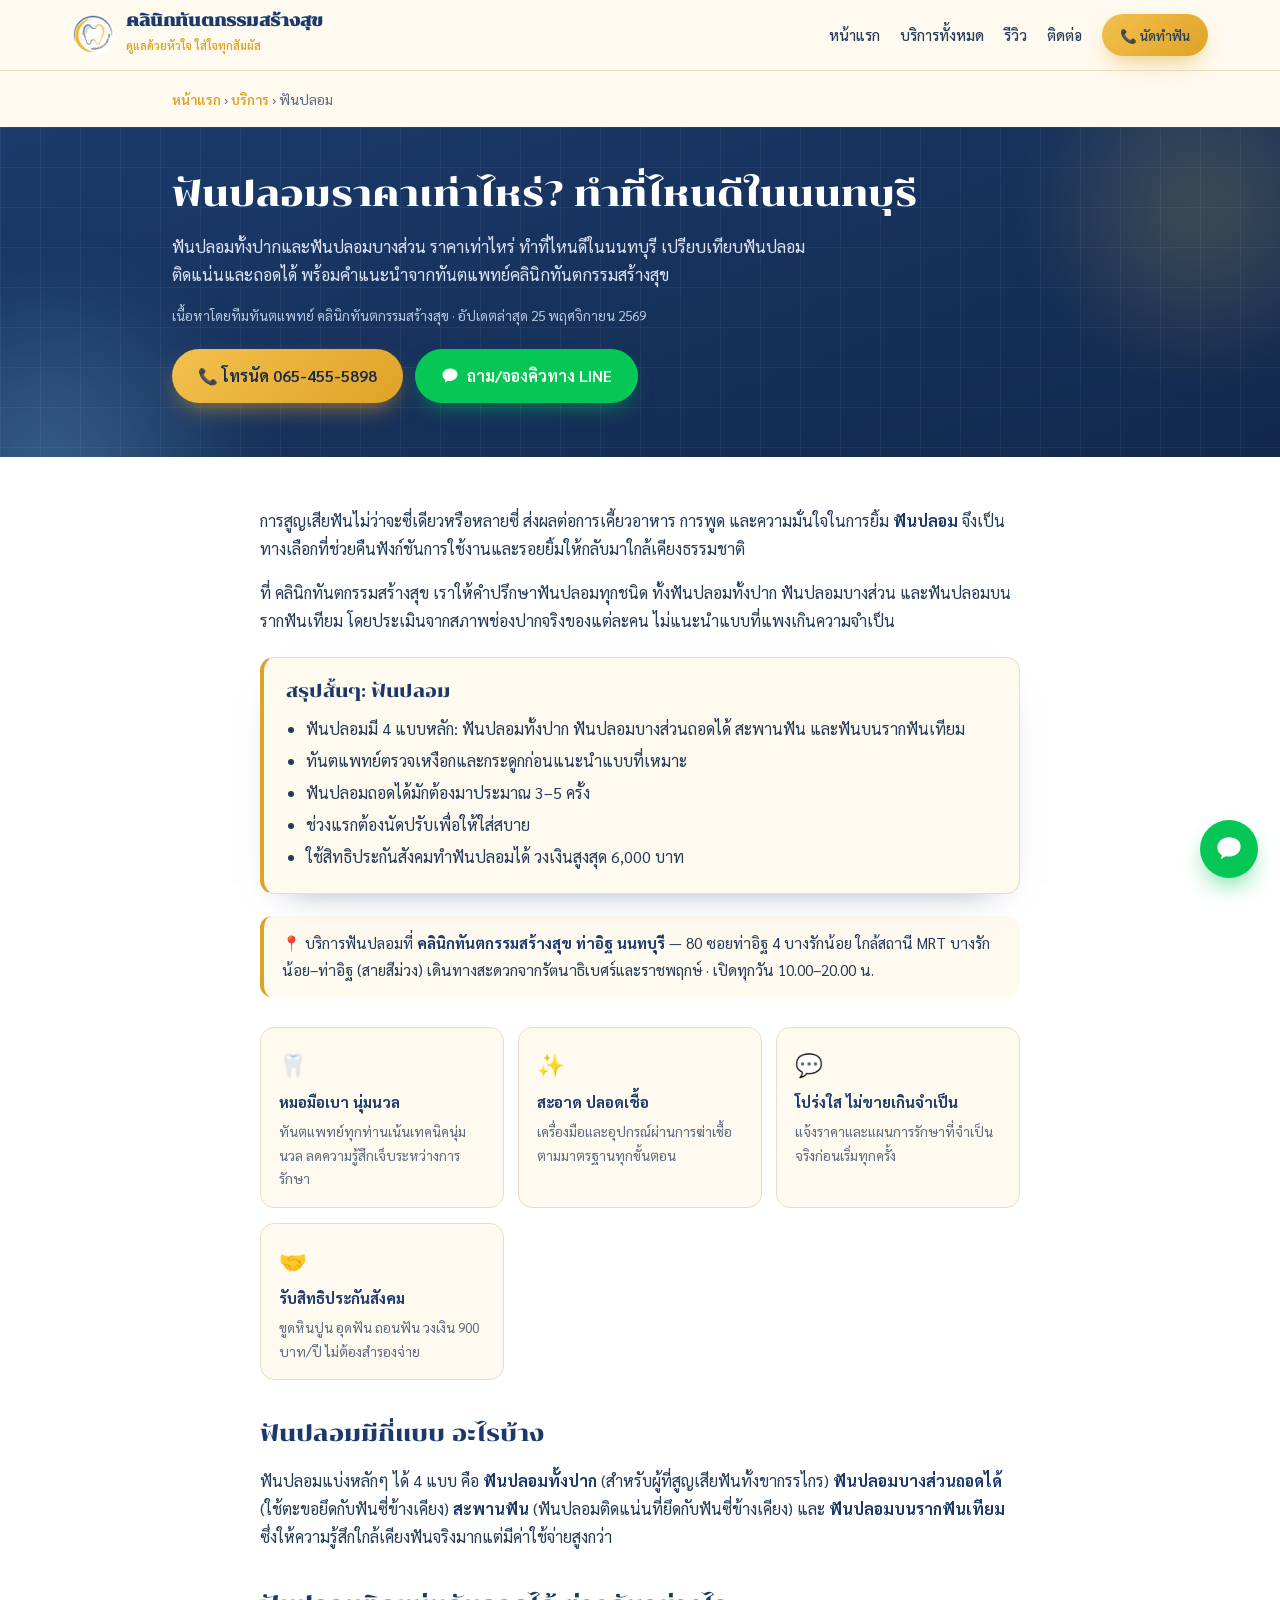
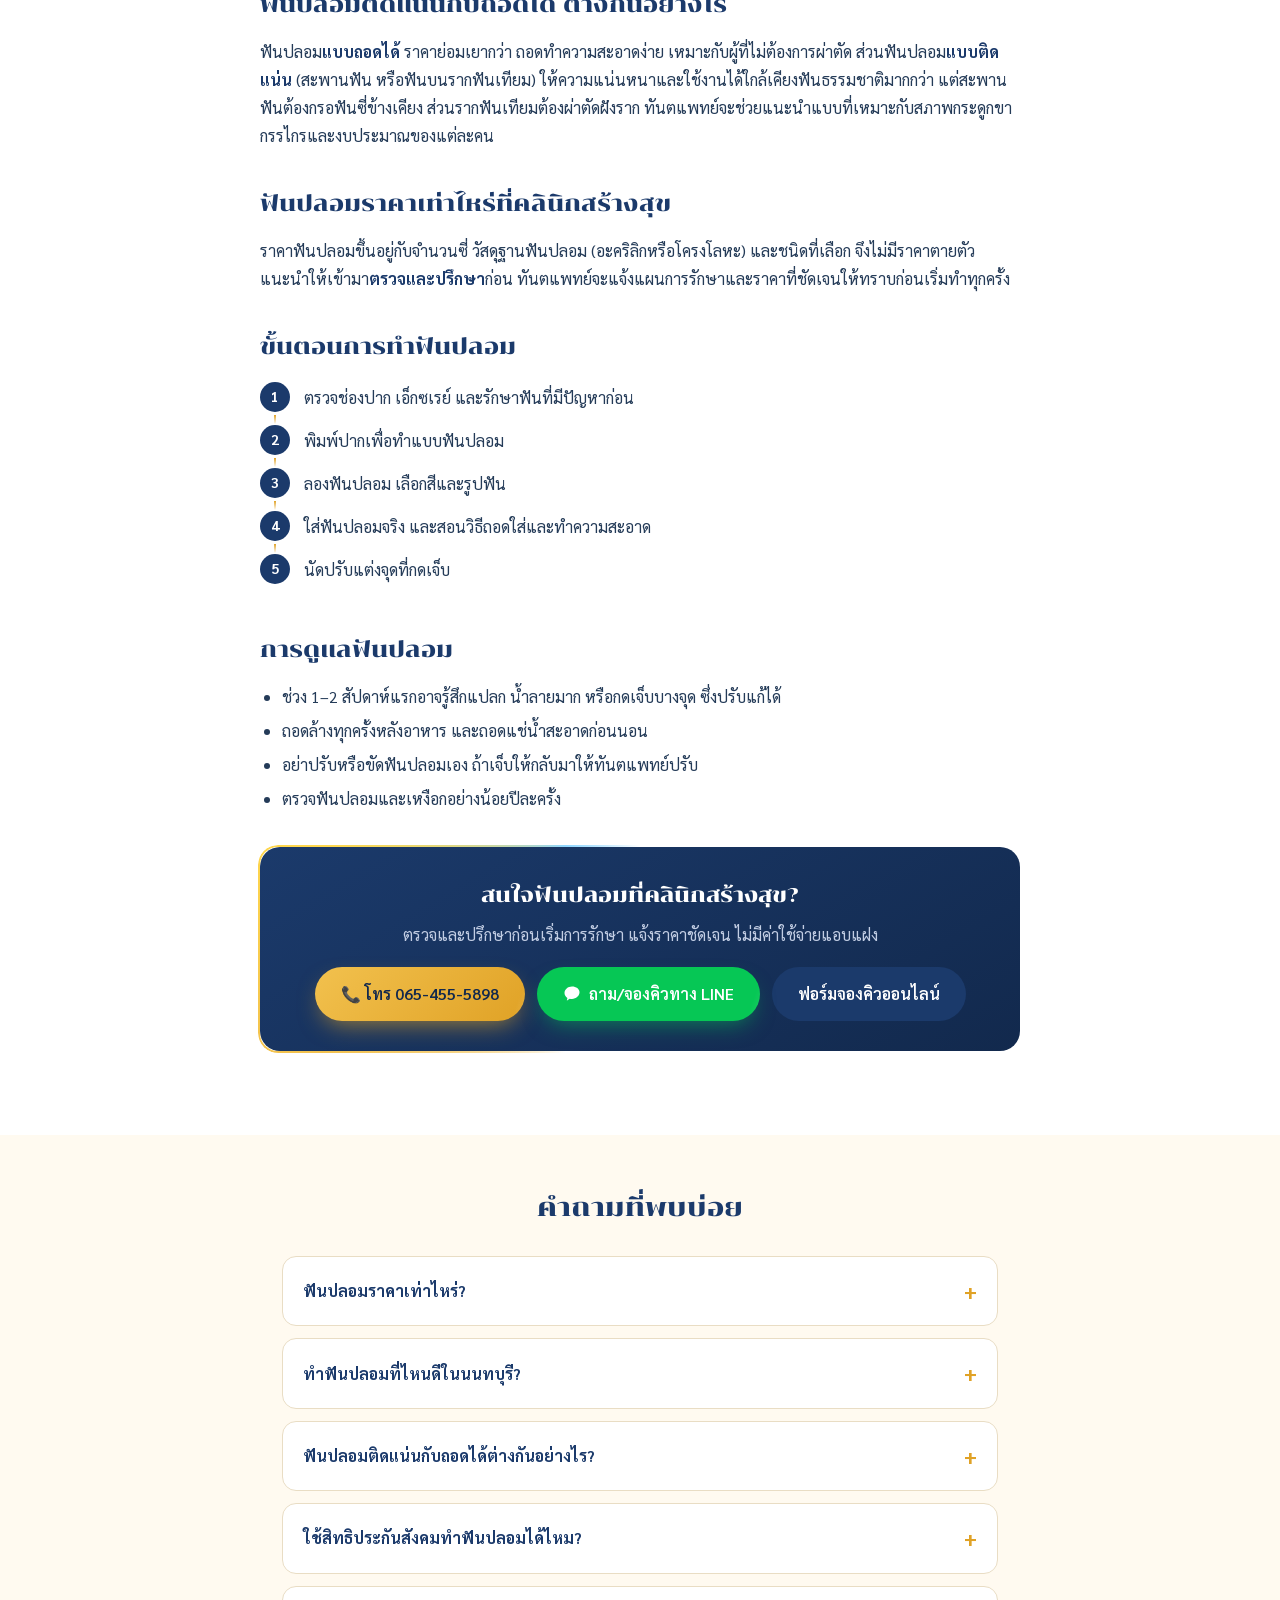
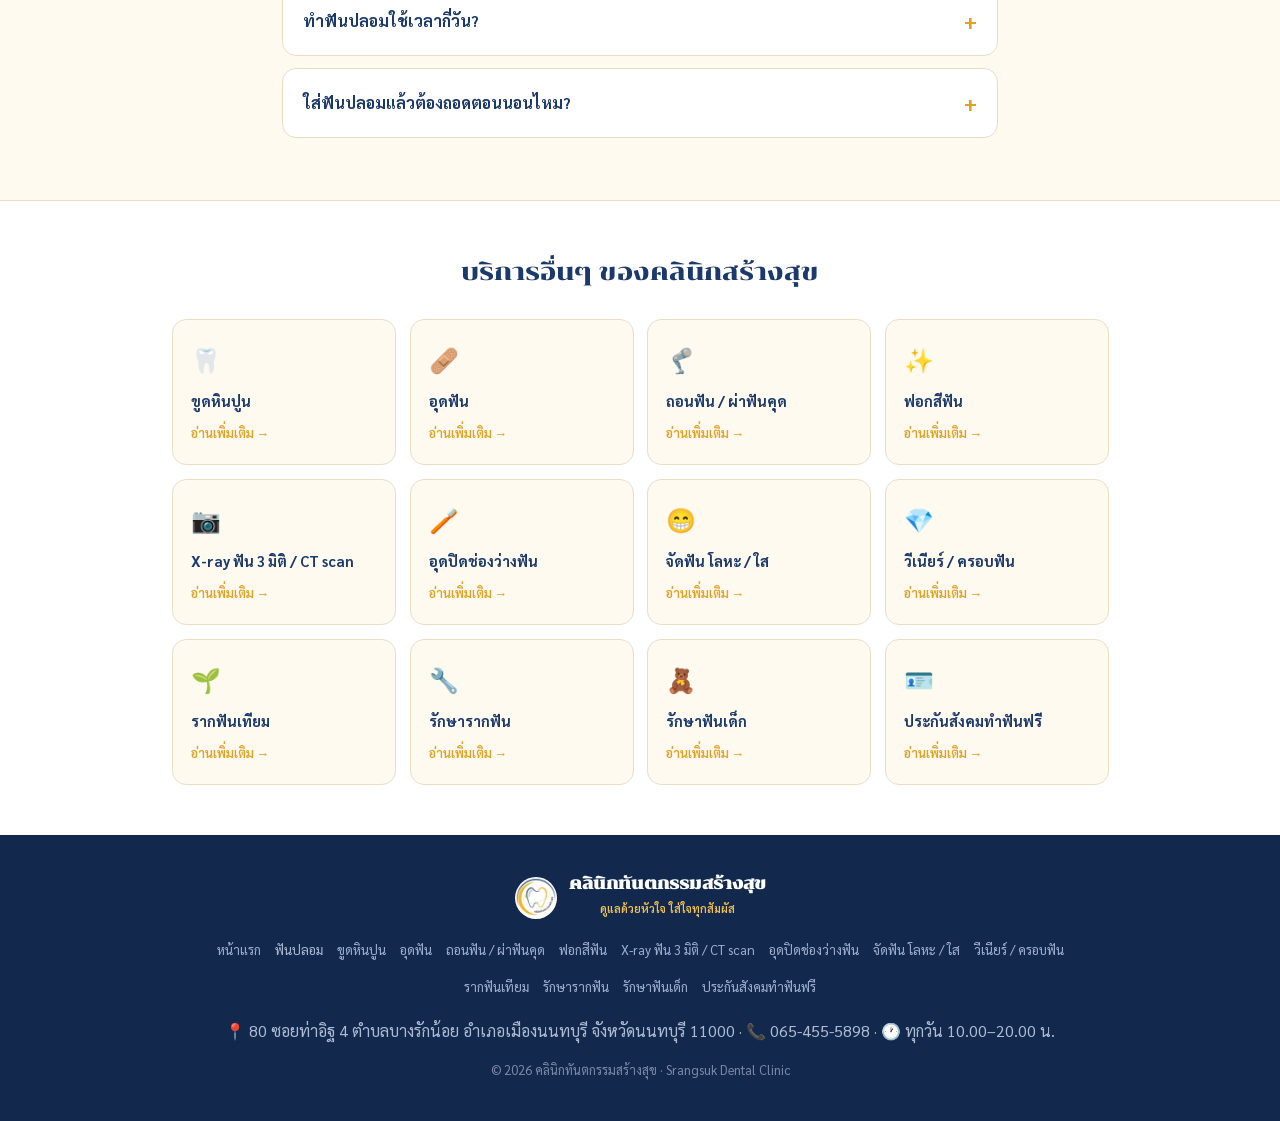
<file: services/fun-plom.html>
<!DOCTYPE html>
<html lang="th">
<head>
<meta charset="UTF-8">
<meta name="viewport" content="width=device-width, initial-scale=1.0">
<title>ฟันปลอม ท่าอิฐ นนทบุรี ราคาเท่าไหร่ | คลินิกทันตกรรมสร้างสุข</title>
<meta name="description" content="ฟันปลอมทั้งปากและฟันปลอมบางส่วน ราคาเท่าไหร่ ทำที่ไหนดีในนนทบุรี เปรียบเทียบฟันปลอมติดแน่นและถอดได้ พร้อมคำแนะนำจากทันตแพทย์คลินิกทันตกรรมสร้างสุข">
<meta name="keywords" content="ฟันปลอมราคาเท่าไหร่, ทำฟันปลอมที่ไหนดี นนทบุรี, ฟันปลอมติดแน่นถอดได้ต่างกันยังไง">
<link rel="canonical" href="https://srangsukdental.com/services/fun-plom.html">
<meta name="robots" content="index, follow, max-image-preview:large, max-snippet:-1, max-video-preview:-1">
<link rel="alternate" hreflang="th" href="https://srangsukdental.com/services/fun-plom.html">
<link rel="alternate" hreflang="x-default" href="https://srangsukdental.com/services/fun-plom.html">
<meta name="geo.region" content="TH-12">
<meta name="geo.placename" content="ท่าอิฐ, บางรักน้อย, เมืองนนทบุรี">
<meta name="twitter:title" content="ฟันปลอม ท่าอิฐ นนทบุรี ราคาเท่าไหร่ | คลินิกทันตกรรมสร้างสุข">
<meta name="twitter:description" content="ฟันปลอมทั้งปากและฟันปลอมบางส่วน ราคาเท่าไหร่ ทำที่ไหนดีในนนทบุรี เปรียบเทียบฟันปลอมติดแน่นและถอดได้ พร้อมคำแนะนำจากทันตแพทย์คลินิกทันตกรรมสร้างสุข">
<meta property="article:published_time" content="2025-01-01">
<meta property="article:modified_time" content="2026-11-25">
<meta property="og:type" content="article">
<meta property="og:title" content="ฟันปลอม ท่าอิฐ นนทบุรี ราคาเท่าไหร่ | คลินิกทันตกรรมสร้างสุข">
<meta property="og:description" content="ฟันปลอมทั้งปากและฟันปลอมบางส่วน ราคาเท่าไหร่ ทำที่ไหนดีในนนทบุรี เปรียบเทียบฟันปลอมติดแน่นและถอดได้ พร้อมคำแนะนำจากทันตแพทย์คลินิกทันตกรรมสร้างสุข">
<meta property="og:url" content="https://srangsukdental.com/services/fun-plom.html">
<meta property="og:site_name" content="คลินิกทันตกรรมสร้างสุข">
<meta name="twitter:card" content="summary_large_image">
<meta property="og:image" content="https://srangsukdental.com/assets/brand/og-image.jpg">
<meta property="og:image:width" content="1200">
<meta property="og:image:height" content="630">
<meta property="og:image:alt" content="คลินิกทันตกรรมสร้างสุข ท่าอิฐ นนทบุรี">
<meta property="og:locale" content="th_TH">
<meta name="theme-color" content="#1b3a6b">
<link rel="icon" type="image/png" sizes="32x32" href="/assets/brand/favicon-32.png">
<link rel="apple-touch-icon" href="/assets/brand/icon-180.png">
<link rel="manifest" href="/site.webmanifest">
<link rel="preconnect" href="https://fonts.googleapis.com">
<link rel="preconnect" href="https://fonts.gstatic.com" crossorigin>
<link href="https://fonts.googleapis.com/css2?family=Chonburi&family=Sarabun:wght@300;400;500;600;700&display=swap" rel="stylesheet">
<style>
:root{--navy:#1b3a6b;--navy-deep:#12294d;--gold:#e0a226;--gold-soft:#f2c14e;--yellow:#ffd84d;
--cream:#fffaf0;--ink:#243b58;--muted:#5a6b80;--line:#e9ddc4;--shadow:0 18px 50px -18px rgba(27,58,107,.35);}
*{margin:0;padding:0;box-sizing:border-box}
html{scroll-behavior:smooth}
body{font-family:'Sarabun',sans-serif;color:var(--ink);background:var(--cream);line-height:1.75}
h1,h2,h3,.display{font-family:'Chonburi',serif;font-weight:400}
a{text-decoration:none;color:inherit}
.wrap{max-width:980px;margin:0 auto;padding:0 22px}
b{color:var(--navy)}
.btn{display:inline-flex;align-items:center;gap:8px;padding:13px 26px;border-radius:999px;font-weight:600;font-size:1rem;cursor:pointer;border:none}
.btn-gold{background:linear-gradient(135deg,var(--gold-soft),var(--gold));color:var(--navy-deep);box-shadow:0 10px 24px -8px rgba(224,162,38,.7)}
.btn-navy{background:var(--navy);color:#fff}
header{position:sticky;top:0;z-index:50;background:rgba(255,250,240,.95);backdrop-filter:blur(10px);border-bottom:1px solid var(--line)}
nav{display:flex;align-items:center;justify-content:space-between;padding:12px 22px;max-width:1180px;margin:0 auto;flex-wrap:wrap;gap:10px}
.brand{display:flex;align-items:center;gap:12px}
.logo-mark{width:42px;height:42px;border-radius:50%;background:#fff url(/assets/brand/icon-192.png) center/cover no-repeat;flex-shrink:0;display:block}

.brand-text b{font-family:'Chonburi',serif;font-size:1.02rem;color:var(--navy);display:block;line-height:1.1}
.brand-text span{font-size:.68rem;color:var(--gold);font-weight:600}
.menu{display:flex;gap:20px;align-items:center;flex-wrap:wrap}
.menu a{font-weight:500;font-size:.92rem;color:var(--ink)}
.menu .btn{padding:9px 18px;font-size:.86rem}
.breadcrumb{display:block;font-size:.86rem;color:var(--muted);padding:16px 22px;max-width:980px;margin:0 auto}
.breadcrumb a{color:var(--gold);font-weight:600}
.hero-page{background:linear-gradient(160deg,var(--navy),var(--navy-deep));color:#fff;padding:44px 22px 54px;position:relative;overflow:hidden}
.hero-page::before{content:"";position:absolute;top:-100px;right:-100px;width:360px;height:360px;border-radius:50%;background:radial-gradient(circle,rgba(255,216,77,.18),transparent 70%)}
.hero-page .wrap{position:relative;z-index:2}
.hero-page .ic{font-size:2.6rem;margin-bottom:10px}
.hero-page h1{font-size:clamp(1.5rem,3.6vw,2.2rem);line-height:1.35;margin-bottom:14px}
.hero-page p.lead{color:#dbe3f4;font-size:1.02rem;max-width:640px}
.hero-page .cta-row{display:flex;gap:12px;flex-wrap:wrap;margin-top:22px}
article{background:#fff;padding:50px 22px}
article .inner{max-width:760px;margin:0 auto}
article p{margin-bottom:16px;color:var(--ink)}
article h2{color:var(--navy);font-size:1.4rem;margin:34px 0 14px}
.adv-grid{display:grid;grid-template-columns:repeat(auto-fit,minmax(210px,1fr));gap:14px;margin:30px 0}
.adv{background:var(--cream);border:1px solid var(--line);border-radius:14px;padding:16px 18px}
.adv .t{font-size:1.4rem}
.adv b{display:block;color:var(--navy);font-size:.95rem;margin:6px 0 4px}
.adv p{font-size:.85rem;color:var(--muted);margin:0}
.cta-box{background:linear-gradient(150deg,var(--navy),var(--navy-deep));color:#fff;border-radius:20px;padding:30px;margin:34px 0;text-align:center}
.cta-box h3{color:#fff;font-size:1.3rem;margin-bottom:8px}
.cta-box p{color:#c3cee4;margin-bottom:18px}
.cta-box .cta-row{display:flex;gap:12px;justify-content:center;flex-wrap:wrap}
.faq{background:var(--cream);padding:50px 22px}
.faq .wrap{max-width:760px}
.faq h2{color:var(--navy);text-align:center;margin-bottom:26px;font-size:1.6rem}
details{background:#fff;border:1px solid var(--line);border-radius:14px;margin-bottom:12px;padding:16px 20px}
summary{cursor:pointer;font-weight:700;color:var(--navy);list-style:none;display:flex;justify-content:space-between;align-items:center}
summary::-webkit-details-marker{display:none}
summary::after{content:"+";font-size:1.3rem;color:var(--gold);flex-shrink:0;margin-left:12px}
details[open] summary::after{content:"−"}
details p{margin-top:12px;color:var(--muted);font-size:.95rem}
.related{background:#fff;padding:50px 22px;border-top:1px solid var(--line)}
.related h2{text-align:center;color:var(--navy);margin-bottom:26px;font-size:1.5rem}
.rel-grid{display:grid;grid-template-columns:repeat(auto-fill,minmax(200px,1fr));gap:14px;max-width:1000px;margin:0 auto}
.rel-card{background:var(--cream);border:1px solid var(--line);border-radius:14px;padding:18px;transition:.2s}
.rel-card:hover{border-color:var(--gold);transform:translateY(-3px)}
.rel-card .t{font-size:1.5rem;margin-bottom:8px}
.rel-card b{color:var(--navy);font-size:.92rem;display:block;margin-bottom:4px}
.rel-card span{color:var(--gold);font-size:.8rem;font-weight:600}
footer{background:var(--navy-deep);color:#aebbd4;padding:40px 22px;text-align:center}
footer .fsite{display:flex;flex-wrap:wrap;gap:14px;justify-content:center;max-width:900px;margin:18px auto;font-size:.82rem}
footer .fsite a{color:#9fb0d1}
footer .fsite a:hover{color:var(--yellow)}
.copy{font-size:.8rem;color:#7c8aa8;margin-top:14px}
@media(max-width:720px){.menu{display:none}}

.btn-line{background:#06c755;color:#fff;box-shadow:0 10px 22px -8px rgba(6,199,85,.55)}
.btn-line:hover{background:#05b34c}
.hero-page .ic img{width:110px;height:110px;border-radius:24px;background:#fffaf0;padding:8px;box-shadow:0 12px 30px -10px rgba(0,0,0,.4)}
.local-note{background:#fffaf0;border-left:4px solid var(--gold);border-radius:12px;padding:14px 18px;margin:22px 0;color:var(--ink);font-size:.95rem}
.fab-line{position:fixed;right:22px;bottom:22px;z-index:60;width:58px;height:58px;border-radius:50%;background:#06c755;color:#fff;display:grid;place-items:center;box-shadow:0 12px 26px -8px rgba(6,199,85,.7)}
.fab-line svg{width:28px;height:28px}
.action-bar{display:none}
@media(max-width:720px){
  .fab-line{display:none}
  .action-bar{display:grid;grid-template-columns:1fr 1.4fr 1fr;position:fixed;left:0;right:0;bottom:0;z-index:60;background:#fff;border-top:1px solid var(--line);box-shadow:0 -8px 24px -12px rgba(27,58,107,.35);padding:8px 10px calc(8px + env(safe-area-inset-bottom))}
  .action-bar a{display:flex;flex-direction:column;align-items:center;gap:2px;font-size:.78rem;font-weight:700;color:var(--navy);padding:6px 0;border-radius:12px}
  .action-bar a.ab-line{background:#06c755;color:#fff}
  body{padding-bottom:74px}
}
.tldr{background:var(--cream);border:1px solid var(--line);border-left:4px solid var(--gold);border-radius:14px;padding:18px 22px;margin:22px 0}
article .tldr h2{font-size:1.1rem;margin:0 0 8px}
.tldr ul{padding-left:20px}.tldr li{margin:4px 0}
.steps{counter-reset:s;list-style:none;padding:0;margin:10px 0 20px}
.steps li{counter-increment:s;position:relative;padding:3px 0 12px 44px}
.steps li::before{content:counter(s);position:absolute;left:0;top:1px;width:30px;height:30px;border-radius:50%;background:var(--navy);color:#fff;font-weight:700;display:flex;align-items:center;justify-content:center;font-size:.9rem}
.care{padding-left:22px;margin-bottom:16px}.care li{margin:6px 0}
.byline{margin-top:14px;font-size:.85rem;color:#b9c6e0}
</style>
<link rel="stylesheet" href="/assets/fx.css">
<script type="application/ld+json">
{
 "@context": "https://schema.org",
 "@graph": [
  {
   "@type": "Dentist",
   "@id": "https://srangsukdental.com/#clinic",
   "name": "คลินิกทันตกรรมสร้างสุข",
   "alternateName": "Srangsuk Dental Clinic",
   "url": "https://srangsukdental.com/",
   "telephone": "+66654555898",
   "address": {
    "@type": "PostalAddress",
    "streetAddress": "80 ซอยท่าอิฐ 4 ตำบลบางรักน้อย",
    "addressLocality": "อำเภอเมืองนนทบุรี",
    "addressRegion": "นนทบุรี",
    "postalCode": "11000",
    "addressCountry": "TH"
   },
   "logo": "https://srangsukdental.com/assets/brand/icon-512.png",
   "image": "https://srangsukdental.com/assets/brand/og-image.jpg",
   "sameAs": [
    "https://www.facebook.com/srangsuk.dental/",
    "https://www.instagram.com/srangsuk_dental_clinic/",
    "https://line.me/R/ti/p/@096tnjfb"
   ],
   "areaServed": [
    "ท่าอิฐ",
    "บางรักน้อย",
    "ไทรม้า",
    "บางรักพัฒนา",
    "อำเภอเมืองนนทบุรี",
    "นนทบุรี"
   ],
   "openingHours": "Mo-Su 10:00-20:00",
   "openingHoursSpecification": [
    {
     "@type": "OpeningHoursSpecification",
     "dayOfWeek": [
      "Monday",
      "Tuesday",
      "Wednesday",
      "Thursday",
      "Friday",
      "Saturday",
      "Sunday"
     ],
     "opens": "10:00",
     "closes": "20:00"
    }
   ]
  },
  {
   "@type": "WebSite",
   "@id": "https://srangsukdental.com/#website",
   "url": "https://srangsukdental.com/",
   "name": "คลินิกทันตกรรมสร้างสุข",
   "inLanguage": "th-TH",
   "publisher": {
    "@id": "https://srangsukdental.com/#clinic"
   }
  },
  {
   "@type": "MedicalWebPage",
   "@id": "https://srangsukdental.com/services/fun-plom.html#webpage",
   "url": "https://srangsukdental.com/services/fun-plom.html",
   "name": "ฟันปลอม ท่าอิฐ นนทบุรี ราคาเท่าไหร่ | คลินิกทันตกรรมสร้างสุข",
   "description": "ฟันปลอมทั้งปากและฟันปลอมบางส่วน ราคาเท่าไหร่ ทำที่ไหนดีในนนทบุรี เปรียบเทียบฟันปลอมติดแน่นและถอดได้ พร้อมคำแนะนำจากทันตแพทย์คลินิกทันตกรรมสร้างสุข",
   "inLanguage": "th-TH",
   "isPartOf": {
    "@id": "https://srangsukdental.com/#website"
   },
   "breadcrumb": {
    "@id": "https://srangsukdental.com/services/fun-plom.html#breadcrumb"
   },
   "about": {
    "@id": "https://srangsukdental.com/services/fun-plom.html#procedure"
   },
   "audience": {
    "@type": "MedicalAudience",
    "audienceType": "Patient"
   },
   "datePublished": "2025-01-01",
   "dateModified": "2026-11-25",
   "lastReviewed": "2026-11-25",
   "reviewedBy": {
    "@id": "https://srangsukdental.com/#clinic"
   },
   "primaryImageOfPage": {
    "@type": "ImageObject",
    "url": "https://srangsukdental.com/assets/brand/og-image.jpg",
    "width": 1200,
    "height": 630
   }
  },
  {
   "@type": "Article",
   "@id": "https://srangsukdental.com/services/fun-plom.html#article",
   "headline": "ฟันปลอมราคาเท่าไหร่? ทำที่ไหนดีในนนทบุรี",
   "description": "ฟันปลอมทั้งปากและฟันปลอมบางส่วน ราคาเท่าไหร่ ทำที่ไหนดีในนนทบุรี เปรียบเทียบฟันปลอมติดแน่นและถอดได้ พร้อมคำแนะนำจากทันตแพทย์คลินิกทันตกรรมสร้างสุข",
   "author": {
    "@id": "https://srangsukdental.com/#clinic"
   },
   "publisher": {
    "@id": "https://srangsukdental.com/#clinic"
   },
   "mainEntityOfPage": {
    "@id": "https://srangsukdental.com/services/fun-plom.html#webpage"
   },
   "datePublished": "2025-01-01",
   "dateModified": "2026-11-25",
   "inLanguage": "th-TH",
   "image": "https://srangsukdental.com/assets/brand/og-image.jpg"
  },
  {
   "@type": "MedicalProcedure",
   "@id": "https://srangsukdental.com/services/fun-plom.html#procedure",
   "name": "ฟันปลอม",
   "description": "ฟันปลอมมี 4 แบบหลัก: ฟันปลอมทั้งปาก ฟันปลอมบางส่วนถอดได้ สะพานฟัน และฟันบนรากฟันเทียม",
   "howPerformed": "ตรวจช่องปาก เอ็กซเรย์ และรักษาฟันที่มีปัญหาก่อน → พิมพ์ปากเพื่อทำแบบฟันปลอม → ลองฟันปลอม เลือกสีและรูปฟัน → ใส่ฟันปลอมจริง และสอนวิธีถอดใส่และทำความสะอาด → นัดปรับแต่งจุดที่กดเจ็บ",
   "url": "https://srangsukdental.com/services/fun-plom.html"
  },
  {
   "@type": "Service",
   "@id": "https://srangsukdental.com/services/fun-plom.html#service",
   "name": "ฟันปลอม",
   "serviceType": "ฟันปลอม",
   "description": "ฟันปลอมมี 4 แบบหลัก: ฟันปลอมทั้งปาก ฟันปลอมบางส่วนถอดได้ สะพานฟัน และฟันบนรากฟันเทียม",
   "url": "https://srangsukdental.com/services/fun-plom.html",
   "provider": {
    "@id": "https://srangsukdental.com/#clinic"
   },
   "areaServed": [
    "ท่าอิฐ",
    "บางรักน้อย",
    "ไทรม้า",
    "บางรักพัฒนา",
    "อำเภอเมืองนนทบุรี",
    "นนทบุรี"
   ],
   "availableChannel": {
    "@type": "ServiceChannel",
    "serviceUrl": "https://line.me/R/ti/p/@096tnjfb",
    "servicePhone": {
     "@type": "ContactPoint",
     "telephone": "+66654555898",
     "contactType": "นัดหมาย",
     "availableLanguage": "th"
    }
   }
  },
  {
   "@type": "BreadcrumbList",
   "@id": "https://srangsukdental.com/services/fun-plom.html#breadcrumb",
   "itemListElement": [
    {
     "@type": "ListItem",
     "position": 1,
     "name": "หน้าแรก",
     "item": "https://srangsukdental.com/"
    },
    {
     "@type": "ListItem",
     "position": 2,
     "name": "บริการ",
     "item": "https://srangsukdental.com/#services"
    },
    {
     "@type": "ListItem",
     "position": 3,
     "name": "ฟันปลอม",
     "item": "https://srangsukdental.com/services/fun-plom.html"
    }
   ]
  },
  {
   "@type": "FAQPage",
   "@id": "https://srangsukdental.com/services/fun-plom.html#faq",
   "mainEntity": [
    {
     "@type": "Question",
     "name": "ฟันปลอมราคาเท่าไหร่?",
     "acceptedAnswer": {
      "@type": "Answer",
      "text": "ราคาขึ้นอยู่กับชนิดฟันปลอม จำนวนซี่ และวัสดุที่เลือกใช้ แนะนำให้เข้ามาตรวจประเมินที่คลินิกเพื่อรับใบเสนอราคาที่ชัดเจนตรงกับสภาพฟันของคุณ"
     }
    },
    {
     "@type": "Question",
     "name": "ทำฟันปลอมที่ไหนดีในนนทบุรี?",
     "acceptedAnswer": {
      "@type": "Answer",
      "text": "ควรเลือกคลินิกที่ตรวจสภาพเหงือกและกระดูกก่อนทำ อธิบายข้อดีข้อจำกัดของฟันปลอมแต่ละแบบอย่างตรงไปตรงมา และนัดปรับแต่งหลังใส่ ซึ่งคลินิกทันตกรรมสร้างสุข ท่าอิฐ ดูแลครบทุกขั้นตอน"
     }
    },
    {
     "@type": "Question",
     "name": "ฟันปลอมติดแน่นกับถอดได้ต่างกันอย่างไร?",
     "acceptedAnswer": {
      "@type": "Answer",
      "text": "ฟันปลอมถอดได้ราคาประหยัดกว่าและทำความสะอาดง่าย ส่วนฟันปลอมติดแน่น (สะพานฟันหรือฟันบนรากฟันเทียม) แน่นหนาและใกล้เคียงฟันจริงกว่า แต่ค่าใช้จ่ายสูงกว่า สะพานฟันต้องกรอฟันซี่ข้างเคียง ส่วนรากฟันเทียมต้องผ่าตัดฝังราก"
     }
    },
    {
     "@type": "Question",
     "name": "ใช้สิทธิประกันสังคมทำฟันปลอมได้ไหม?",
     "acceptedAnswer": {
      "@type": "Answer",
      "text": "ได้ ตั้งแต่ 1 พ.ค. 2569 สำนักงานประกันสังคมปรับวงเงินฟันปลอมเป็นสูงสุด 6,000 บาท ตามจำนวนซี่และชนิดฟันปลอม คลินิกทันตกรรมสร้างสุขรับสิทธิ์นี้ เจ้าหน้าที่จะตรวจสอบสิทธิ์และวงเงินให้ก่อนเริ่มการรักษา"
     }
    },
    {
     "@type": "Question",
     "name": "ทำฟันปลอมใช้เวลากี่วัน?",
     "acceptedAnswer": {
      "@type": "Answer",
      "text": "ฟันปลอมถอดได้โดยทั่วไปต้องมาประมาณ 3–5 ครั้ง ห่างกันครั้งละประมาณ 1 สัปดาห์ ขึ้นกับชนิดและสภาพช่องปาก"
     }
    },
    {
     "@type": "Question",
     "name": "ใส่ฟันปลอมแล้วต้องถอดตอนนอนไหม?",
     "acceptedAnswer": {
      "@type": "Answer",
      "text": "แนะนำให้ถอดก่อนนอนเพื่อให้เหงือกได้พัก และแช่ฟันปลอมในน้ำสะอาดเพื่อไม่ให้แห้งเสียรูป"
     }
    }
   ]
  }
 ]
}
</script>
</head>
<body>

<header>
  <nav>
    <a class="brand" href="../index.html">
      <span class="logo-mark"></span>
      <span class="brand-text"><b>คลินิกทันตกรรมสร้างสุข</b><span>ดูแลด้วยหัวใจ ใส่ใจทุกสัมผัส</span></span>
    </a>
    <div class="menu">
      <a href="../index.html">หน้าแรก</a>
      <a href="../index.html#services">บริการทั้งหมด</a>
      <a href="../index.html#reviews">รีวิว</a>
      <a href="../index.html#contact">ติดต่อ</a>
      <a class="btn btn-gold" href="tel:0654555898">📞 นัดทำฟัน</a>
    </div>
  </nav>
</header>

<nav class="breadcrumb" aria-label="breadcrumb">
  <a href="../index.html">หน้าแรก</a> › <a href="../index.html#services">บริการ</a> › ฟันปลอม
</nav>

<section class="hero-page">
  <div class="wrap">
    <h1>ฟันปลอมราคาเท่าไหร่? ทำที่ไหนดีในนนทบุรี</h1>
    <p class="lead">ฟันปลอมทั้งปากและฟันปลอมบางส่วน ราคาเท่าไหร่ ทำที่ไหนดีในนนทบุรี เปรียบเทียบฟันปลอมติดแน่นและถอดได้ พร้อมคำแนะนำจากทันตแพทย์คลินิกทันตกรรมสร้างสุข</p>
    <p class="byline">เนื้อหาโดยทีมทันตแพทย์ คลินิกทันตกรรมสร้างสุข · อัปเดตล่าสุด 25 พฤศจิกายน 2569</p>
    <div class="cta-row">
      <a class="btn btn-gold" href="tel:0654555898">📞 โทรนัด 065-455-5898</a>
      <a class="btn btn-line" href="https://line.me/R/oaMessage/@096tnjfb/?%E0%B8%AA%E0%B8%A7%E0%B8%B1%E0%B8%AA%E0%B8%94%E0%B8%B5%E0%B8%84%E0%B8%A3%E0%B8%B1%E0%B8%9A/%E0%B8%84%E0%B9%88%E0%B8%B0%20%E0%B8%AA%E0%B8%99%E0%B9%83%E0%B8%88%E0%B8%9F%E0%B8%B1%E0%B8%99%E0%B8%9B%E0%B8%A5%E0%B8%AD%E0%B8%A1%20%E0%B8%AD%E0%B8%A2%E0%B8%B2%E0%B8%81%E0%B8%AA%E0%B8%AD%E0%B8%9A%E0%B8%96%E0%B8%B2%E0%B8%A1/%E0%B8%88%E0%B8%AD%E0%B8%87%E0%B8%84%E0%B8%B4%E0%B8%A7%20%28%E0%B8%AA%E0%B9%88%E0%B8%87%E0%B8%88%E0%B8%B2%E0%B8%81%E0%B8%AB%E0%B8%99%E0%B9%89%E0%B8%B2%E0%B9%80%E0%B8%A7%E0%B9%87%E0%B8%9A%20%E0%B8%9F%E0%B8%B1%E0%B8%99%E0%B8%9B%E0%B8%A5%E0%B8%AD%E0%B8%A1%29" target="_blank" rel="noopener"><svg viewBox="0 0 24 24" width="18" height="18" fill="currentColor" aria-hidden="true"><path d="M12 2C6.48 2 2 5.94 2 10.7c0 2.72 1.51 5.14 3.87 6.7-.13.86-.62 2.4-.71 2.77-.11.47.17.46.36.34.15-.1 2.4-1.63 3.37-2.29.98.2 2.01.31 3.11.31 5.52 0 10-3.94 10-8.7S17.52 2 12 2z"/></svg> ถาม/จองคิวทาง LINE</a>
    </div>
  </div>
</section>

<article>
  <div class="inner">
    <p>การสูญเสียฟันไม่ว่าจะซี่เดียวหรือหลายซี่ ส่งผลต่อการเคี้ยวอาหาร การพูด และความมั่นใจในการยิ้ม <b>ฟันปลอม</b> จึงเป็นทางเลือกที่ช่วยคืนฟังก์ชันการใช้งานและรอยยิ้มให้กลับมาใกล้เคียงธรรมชาติ</p>
<p>ที่ คลินิกทันตกรรมสร้างสุข เราให้คำปรึกษาฟันปลอมทุกชนิด ทั้งฟันปลอมทั้งปาก ฟันปลอมบางส่วน และฟันปลอมบนรากฟันเทียม โดยประเมินจากสภาพช่องปากจริงของแต่ละคน ไม่แนะนำแบบที่แพงเกินความจำเป็น</p>
    <div class="tldr"><h2>สรุปสั้นๆ: ฟันปลอม</h2><ul><li>ฟันปลอมมี 4 แบบหลัก: ฟันปลอมทั้งปาก ฟันปลอมบางส่วนถอดได้ สะพานฟัน และฟันบนรากฟันเทียม</li><li>ทันตแพทย์ตรวจเหงือกและกระดูกก่อนแนะนำแบบที่เหมาะ</li><li>ฟันปลอมถอดได้มักต้องมาประมาณ 3–5 ครั้ง</li><li>ช่วงแรกต้องนัดปรับเพื่อให้ใส่สบาย</li><li>ใช้สิทธิประกันสังคมทำฟันปลอมได้ วงเงินสูงสุด 6,000 บาท</li></ul></div>
    <p class="local-note">📍 บริการฟันปลอมที่ <b>คลินิกทันตกรรมสร้างสุข ท่าอิฐ นนทบุรี</b> — 80 ซอยท่าอิฐ 4 บางรักน้อย ใกล้สถานี MRT บางรักน้อย–ท่าอิฐ (สายสีม่วง) เดินทางสะดวกจากรัตนาธิเบศร์และราชพฤกษ์ · เปิดทุกวัน 10.00–20.00 น.</p>
    <div class="adv-grid">
      <div class="adv"><div class="t">🦷</div><b>หมอมือเบา นุ่มนวล</b><p>ทันตแพทย์ทุกท่านเน้นเทคนิคนุ่มนวล ลดความรู้สึกเจ็บระหว่างการรักษา</p></div>
<div class="adv"><div class="t">✨</div><b>สะอาด ปลอดเชื้อ</b><p>เครื่องมือและอุปกรณ์ผ่านการฆ่าเชื้อตามมาตรฐานทุกขั้นตอน</p></div>
<div class="adv"><div class="t">💬</div><b>โปร่งใส ไม่ขายเกินจำเป็น</b><p>แจ้งราคาและแผนการรักษาที่จำเป็นจริงก่อนเริ่มทุกครั้ง</p></div>
<div class="adv"><div class="t">🤝</div><b>รับสิทธิประกันสังคม</b><p>ขูดหินปูน อุดฟัน ถอนฟัน วงเงิน 900 บาท/ปี ไม่ต้องสำรองจ่าย</p></div>
    </div>
    <h2>ฟันปลอมมีกี่แบบ อะไรบ้าง</h2>
<p>ฟันปลอมแบ่งหลักๆ ได้ 4 แบบ คือ <b>ฟันปลอมทั้งปาก</b> (สำหรับผู้ที่สูญเสียฟันทั้งขากรรไกร) <b>ฟันปลอมบางส่วนถอดได้</b> (ใช้ตะขอยึดกับฟันซี่ข้างเคียง) <b>สะพานฟัน</b> (ฟันปลอมติดแน่นที่ยึดกับฟันซี่ข้างเคียง) และ <b>ฟันปลอมบนรากฟันเทียม</b> ซึ่งให้ความรู้สึกใกล้เคียงฟันจริงมากแต่มีค่าใช้จ่ายสูงกว่า</p>
<h2>ฟันปลอมติดแน่นกับถอดได้ ต่างกันอย่างไร</h2>
<p>ฟันปลอม<b>แบบถอดได้</b> ราคาย่อมเยากว่า ถอดทำความสะอาดง่าย เหมาะกับผู้ที่ไม่ต้องการผ่าตัด ส่วนฟันปลอม<b>แบบติดแน่น</b> (สะพานฟัน หรือฟันบนรากฟันเทียม) ให้ความแน่นหนาและใช้งานได้ใกล้เคียงฟันธรรมชาติมากกว่า แต่สะพานฟันต้องกรอฟันซี่ข้างเคียง ส่วนรากฟันเทียมต้องผ่าตัดฝังราก ทันตแพทย์จะช่วยแนะนำแบบที่เหมาะกับสภาพกระดูกขากรรไกรและงบประมาณของแต่ละคน</p>
<h2>ฟันปลอมราคาเท่าไหร่ที่คลินิกสร้างสุข</h2>
<p>ราคาฟันปลอมขึ้นอยู่กับจำนวนซี่ วัสดุฐานฟันปลอม (อะคริลิกหรือโครงโลหะ) และชนิดที่เลือก จึงไม่มีราคาตายตัว แนะนำให้เข้ามา<b>ตรวจและปรึกษา</b>ก่อน ทันตแพทย์จะแจ้งแผนการรักษาและราคาที่ชัดเจนให้ทราบก่อนเริ่มทำทุกครั้ง</p>
    <h2>ขั้นตอนการทำฟันปลอม</h2>
<ol class="steps"><li>ตรวจช่องปาก เอ็กซเรย์ และรักษาฟันที่มีปัญหาก่อน</li><li>พิมพ์ปากเพื่อทำแบบฟันปลอม</li><li>ลองฟันปลอม เลือกสีและรูปฟัน</li><li>ใส่ฟันปลอมจริง และสอนวิธีถอดใส่และทำความสะอาด</li><li>นัดปรับแต่งจุดที่กดเจ็บ</li></ol>
<h2>การดูแลฟันปลอม</h2>
<ul class="care"><li>ช่วง 1–2 สัปดาห์แรกอาจรู้สึกแปลก น้ำลายมาก หรือกดเจ็บบางจุด ซึ่งปรับแก้ได้</li><li>ถอดล้างทุกครั้งหลังอาหาร และถอดแช่น้ำสะอาดก่อนนอน</li><li>อย่าปรับหรือขัดฟันปลอมเอง ถ้าเจ็บให้กลับมาให้ทันตแพทย์ปรับ</li><li>ตรวจฟันปลอมและเหงือกอย่างน้อยปีละครั้ง</li></ul>
    <div class="cta-box">
      <h3>สนใจฟันปลอมที่คลินิกสร้างสุข?</h3>
      <p>ตรวจและปรึกษาก่อนเริ่มการรักษา แจ้งราคาชัดเจน ไม่มีค่าใช้จ่ายแอบแฝง</p>
      <div class="cta-row">
        <a class="btn btn-gold" href="tel:0654555898">📞 โทร 065-455-5898</a>
        <a class="btn btn-line" href="https://line.me/R/oaMessage/@096tnjfb/?%E0%B8%AA%E0%B8%A7%E0%B8%B1%E0%B8%AA%E0%B8%94%E0%B8%B5%E0%B8%84%E0%B8%A3%E0%B8%B1%E0%B8%9A/%E0%B8%84%E0%B9%88%E0%B8%B0%20%E0%B8%AA%E0%B8%99%E0%B9%83%E0%B8%88%E0%B8%9F%E0%B8%B1%E0%B8%99%E0%B8%9B%E0%B8%A5%E0%B8%AD%E0%B8%A1%20%E0%B8%AD%E0%B8%A2%E0%B8%B2%E0%B8%81%E0%B8%AA%E0%B8%AD%E0%B8%9A%E0%B8%96%E0%B8%B2%E0%B8%A1/%E0%B8%88%E0%B8%AD%E0%B8%87%E0%B8%84%E0%B8%B4%E0%B8%A7%20%28%E0%B8%AA%E0%B9%88%E0%B8%87%E0%B8%88%E0%B8%B2%E0%B8%81%E0%B8%AB%E0%B8%99%E0%B9%89%E0%B8%B2%E0%B9%80%E0%B8%A7%E0%B9%87%E0%B8%9A%20%E0%B8%9F%E0%B8%B1%E0%B8%99%E0%B8%9B%E0%B8%A5%E0%B8%AD%E0%B8%A1%29" target="_blank" rel="noopener"><svg viewBox="0 0 24 24" width="18" height="18" fill="currentColor" aria-hidden="true"><path d="M12 2C6.48 2 2 5.94 2 10.7c0 2.72 1.51 5.14 3.87 6.7-.13.86-.62 2.4-.71 2.77-.11.47.17.46.36.34.15-.1 2.4-1.63 3.37-2.29.98.2 2.01.31 3.11.31 5.52 0 10-3.94 10-8.7S17.52 2 12 2z"/></svg> ถาม/จองคิวทาง LINE</a>
        <a class="btn btn-navy" href="../index.html#booking">ฟอร์มจองคิวออนไลน์</a>
      </div>
    </div>
  </div>
</article>

<section class="faq">
  <div class="wrap">
    <h2>คำถามที่พบบ่อย</h2>
    <details><summary>ฟันปลอมราคาเท่าไหร่?</summary><p>ราคาขึ้นอยู่กับชนิดฟันปลอม จำนวนซี่ และวัสดุที่เลือกใช้ แนะนำให้เข้ามาตรวจประเมินที่คลินิกเพื่อรับใบเสนอราคาที่ชัดเจนตรงกับสภาพฟันของคุณ</p></details>
<details><summary>ทำฟันปลอมที่ไหนดีในนนทบุรี?</summary><p>ควรเลือกคลินิกที่ตรวจสภาพเหงือกและกระดูกก่อนทำ อธิบายข้อดีข้อจำกัดของฟันปลอมแต่ละแบบอย่างตรงไปตรงมา และนัดปรับแต่งหลังใส่ ซึ่งคลินิกทันตกรรมสร้างสุข ท่าอิฐ ดูแลครบทุกขั้นตอน</p></details>
<details><summary>ฟันปลอมติดแน่นกับถอดได้ต่างกันอย่างไร?</summary><p>ฟันปลอมถอดได้ราคาประหยัดกว่าและทำความสะอาดง่าย ส่วนฟันปลอมติดแน่น (สะพานฟันหรือฟันบนรากฟันเทียม) แน่นหนาและใกล้เคียงฟันจริงกว่า แต่ค่าใช้จ่ายสูงกว่า สะพานฟันต้องกรอฟันซี่ข้างเคียง ส่วนรากฟันเทียมต้องผ่าตัดฝังราก</p></details>
<details><summary>ใช้สิทธิประกันสังคมทำฟันปลอมได้ไหม?</summary><p>ได้ ตั้งแต่ 1 พ.ค. 2569 สำนักงานประกันสังคมปรับวงเงินฟันปลอมเป็นสูงสุด 6,000 บาท ตามจำนวนซี่และชนิดฟันปลอม คลินิกทันตกรรมสร้างสุขรับสิทธิ์นี้ เจ้าหน้าที่จะตรวจสอบสิทธิ์และวงเงินให้ก่อนเริ่มการรักษา</p></details>
<details><summary>ทำฟันปลอมใช้เวลากี่วัน?</summary><p>ฟันปลอมถอดได้โดยทั่วไปต้องมาประมาณ 3–5 ครั้ง ห่างกันครั้งละประมาณ 1 สัปดาห์ ขึ้นกับชนิดและสภาพช่องปาก</p></details>
<details><summary>ใส่ฟันปลอมแล้วต้องถอดตอนนอนไหม?</summary><p>แนะนำให้ถอดก่อนนอนเพื่อให้เหงือกได้พัก และแช่ฟันปลอมในน้ำสะอาดเพื่อไม่ให้แห้งเสียรูป</p></details>
  </div>
</section>


<section class="related">
  <div class="wrap">
    <h2>บริการอื่นๆ ของคลินิกสร้างสุข</h2>
    <div class="rel-grid">
      <a class="rel-card" href="khud-hin-pun.html"><div class="t">🦷</div><b>ขูดหินปูน</b><span>อ่านเพิ่มเติม →</span></a>
<a class="rel-card" href="ud-fun.html"><div class="t">🩹</div><b>อุดฟัน</b><span>อ่านเพิ่มเติม →</span></a>
<a class="rel-card" href="thon-fun-pha-fun-khud.html"><div class="t">🦿</div><b>ถอนฟัน / ผ่าฟันคุด</b><span>อ่านเพิ่มเติม →</span></a>
<a class="rel-card" href="fok-si-fun.html"><div class="t">✨</div><b>ฟอกสีฟัน</b><span>อ่านเพิ่มเติม →</span></a>
<a class="rel-card" href="xray-3d-ct-scan.html"><div class="t">📷</div><b>X-ray ฟัน 3 มิติ / CT scan</b><span>อ่านเพิ่มเติม →</span></a>
<a class="rel-card" href="ud-pid-chong-wang-fun.html"><div class="t">🪥</div><b>อุดปิดช่องว่างฟัน</b><span>อ่านเพิ่มเติม →</span></a>
<a class="rel-card" href="jad-fun.html"><div class="t">😁</div><b>จัดฟัน โลหะ / ใส</b><span>อ่านเพิ่มเติม →</span></a>
<a class="rel-card" href="veneer-krob-fun.html"><div class="t">💎</div><b>วีเนียร์ / ครอบฟัน</b><span>อ่านเพิ่มเติม →</span></a>
<a class="rel-card" href="rak-fun-tiam.html"><div class="t">🌱</div><b>รากฟันเทียม</b><span>อ่านเพิ่มเติม →</span></a>
<a class="rel-card" href="raksa-rak-fun.html"><div class="t">🔧</div><b>รักษารากฟัน</b><span>อ่านเพิ่มเติม →</span></a>
<a class="rel-card" href="raksa-fun-dek.html"><div class="t">🧸</div><b>รักษาฟันเด็ก</b><span>อ่านเพิ่มเติม →</span></a>
<a class="rel-card" href="prakan-sangkhom-tham-fun-free.html"><div class="t">🪪</div><b>ประกันสังคมทำฟันฟรี</b><span>อ่านเพิ่มเติม →</span></a>
    </div>
  </div>
</section>

<footer>
  <div class="wrap">
    <div class="brand" style="justify-content:center;margin-bottom:10px">
      <span class="logo-mark"></span>
      <span class="brand-text"><b style="color:#fff">คลินิกทันตกรรมสร้างสุข</b><span style="color:var(--gold-soft)">ดูแลด้วยหัวใจ ใส่ใจทุกสัมผัส</span></span>
    </div>
    <div class="fsite">
      <a href="../index.html">หน้าแรก</a><span>ฟันปลอม</span><a href="khud-hin-pun.html">ขูดหินปูน</a><a href="ud-fun.html">อุดฟัน</a><a href="thon-fun-pha-fun-khud.html">ถอนฟัน / ผ่าฟันคุด</a><a href="fok-si-fun.html">ฟอกสีฟัน</a><a href="xray-3d-ct-scan.html">X-ray ฟัน 3 มิติ / CT scan</a><a href="ud-pid-chong-wang-fun.html">อุดปิดช่องว่างฟัน</a><a href="jad-fun.html">จัดฟัน โลหะ / ใส</a><a href="veneer-krob-fun.html">วีเนียร์ / ครอบฟัน</a><a href="rak-fun-tiam.html">รากฟันเทียม</a><a href="raksa-rak-fun.html">รักษารากฟัน</a><a href="raksa-fun-dek.html">รักษาฟันเด็ก</a><a href="prakan-sangkhom-tham-fun-free.html">ประกันสังคมทำฟันฟรี</a>
    </div>
    <p>📍 80 ซอยท่าอิฐ 4 ตำบลบางรักน้อย อำเภอเมืองนนทบุรี จังหวัดนนทบุรี 11000 · 📞 065-455-5898 · 🕐 ทุกวัน 10.00–20.00 น.</p>
    <p class="copy">© 2026 คลินิกทันตกรรมสร้างสุข · Srangsuk Dental Clinic</p>
  </div>
</footer>

<a class="fab-line" href="https://line.me/R/ti/p/@096tnjfb" target="_blank" rel="noopener" aria-label="แชท LINE"><svg viewBox="0 0 24 24" width="18" height="18" fill="currentColor" aria-hidden="true"><path d="M12 2C6.48 2 2 5.94 2 10.7c0 2.72 1.51 5.14 3.87 6.7-.13.86-.62 2.4-.71 2.77-.11.47.17.46.36.34.15-.1 2.4-1.63 3.37-2.29.98.2 2.01.31 3.11.31 5.52 0 10-3.94 10-8.7S17.52 2 12 2z"/></svg></a>
<nav class="action-bar" aria-label="ติดต่อด่วน">
  <a href="tel:0654555898">📞<span>โทร</span></a>
  <a class="ab-line" href="https://line.me/R/oaMessage/@096tnjfb/?%E0%B8%AA%E0%B8%A7%E0%B8%B1%E0%B8%AA%E0%B8%94%E0%B8%B5%E0%B8%84%E0%B8%A3%E0%B8%B1%E0%B8%9A/%E0%B8%84%E0%B9%88%E0%B8%B0%20%E0%B8%AA%E0%B8%99%E0%B9%83%E0%B8%88%E0%B8%9F%E0%B8%B1%E0%B8%99%E0%B8%9B%E0%B8%A5%E0%B8%AD%E0%B8%A1%20%E0%B8%AD%E0%B8%A2%E0%B8%B2%E0%B8%81%E0%B8%AA%E0%B8%AD%E0%B8%9A%E0%B8%96%E0%B8%B2%E0%B8%A1/%E0%B8%88%E0%B8%AD%E0%B8%87%E0%B8%84%E0%B8%B4%E0%B8%A7%20%28%E0%B8%AA%E0%B9%88%E0%B8%87%E0%B8%88%E0%B8%B2%E0%B8%81%E0%B8%AB%E0%B8%99%E0%B9%89%E0%B8%B2%E0%B9%80%E0%B8%A7%E0%B9%87%E0%B8%9A%20%E0%B8%9F%E0%B8%B1%E0%B8%99%E0%B8%9B%E0%B8%A5%E0%B8%AD%E0%B8%A1%29" target="_blank" rel="noopener">💬<span>จองคิวทาง LINE</span></a>
  <a href="../index.html#services">🦷<span>บริการอื่น</span></a>
</nav>
<script src="/assets/fx.js" defer></script>
</body>
</html>
</file>
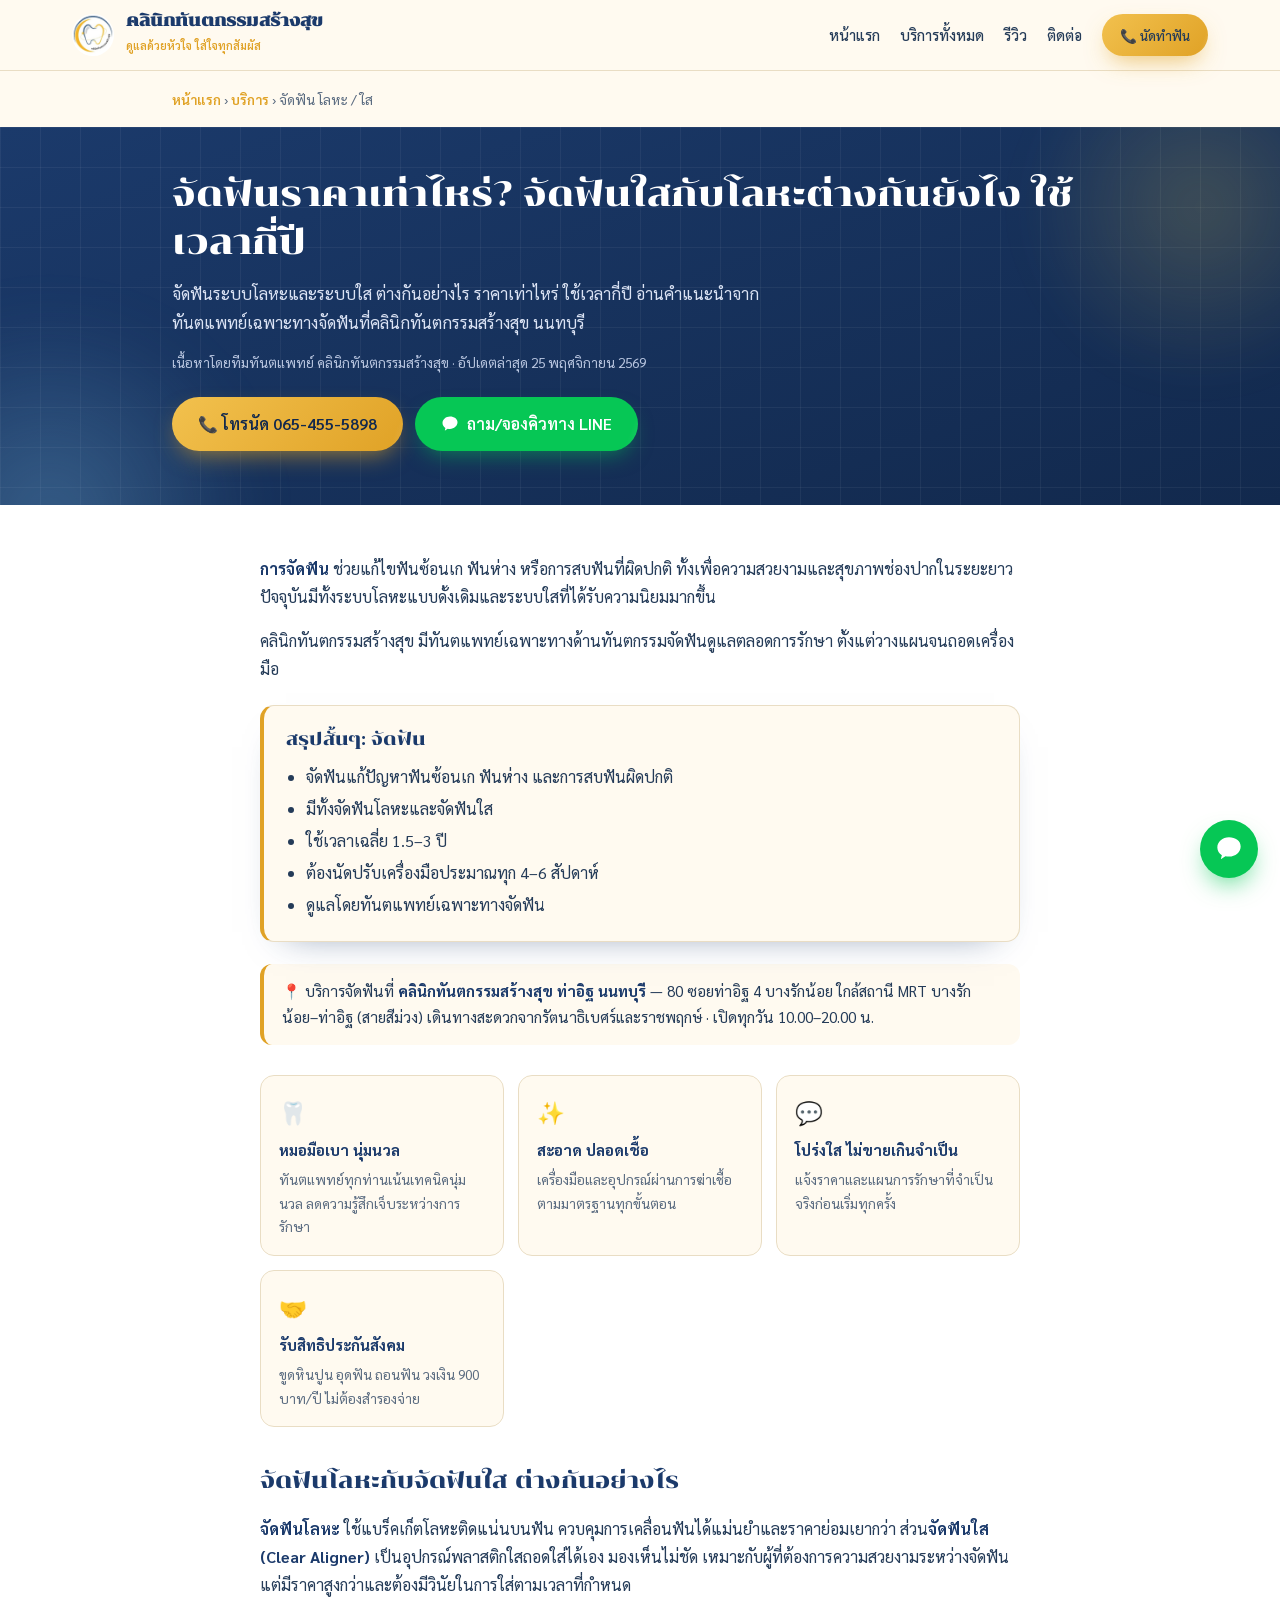
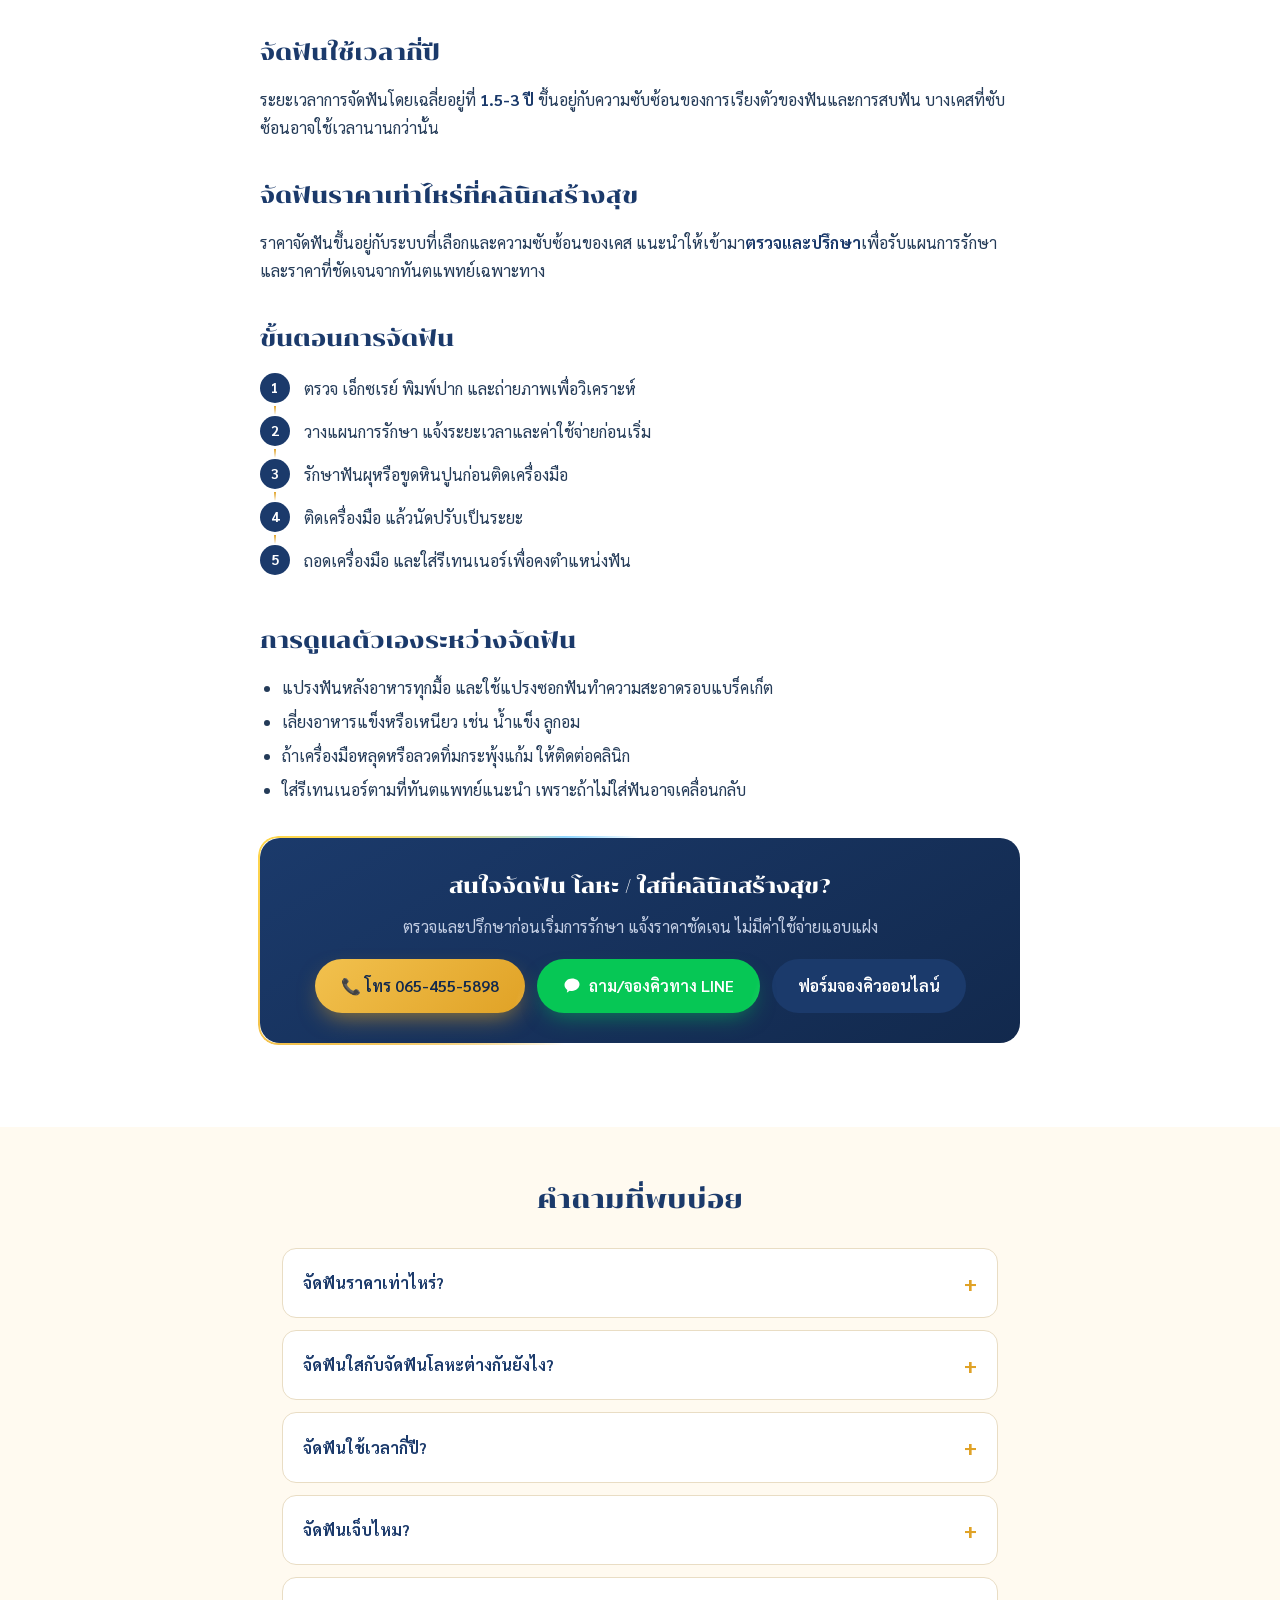
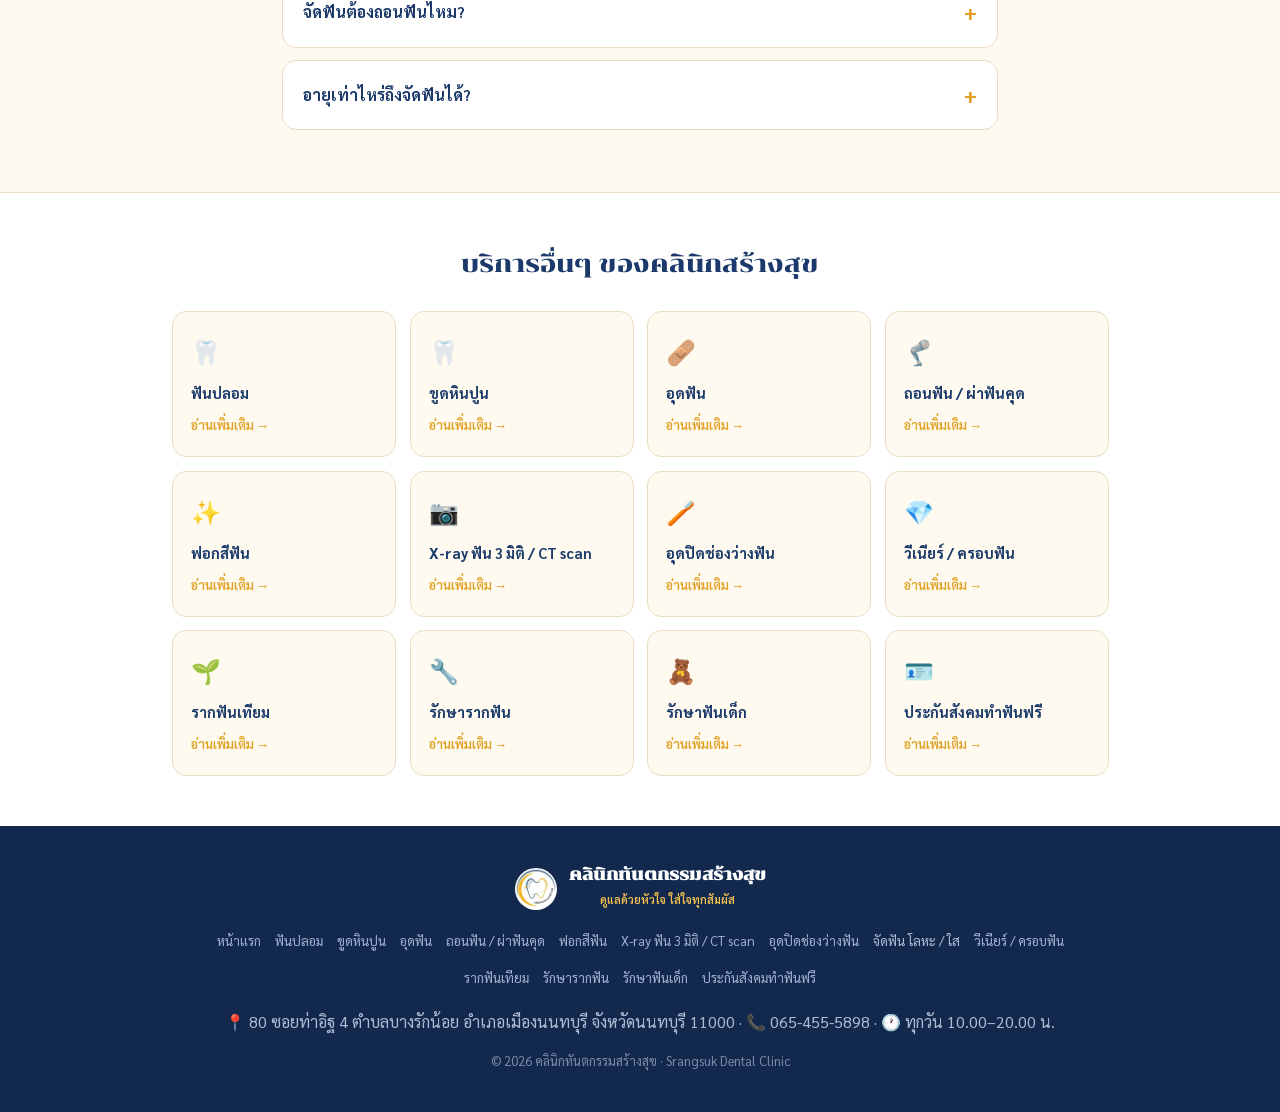
<file: services/jad-fun.html>
<!DOCTYPE html>
<html lang="th">
<head>
<meta charset="UTF-8">
<meta name="viewport" content="width=device-width, initial-scale=1.0">
<title>จัดฟัน ท่าอิฐ นนทบุรี โลหะ / ใส ราคาเท่าไหร่ | คลินิกทันตกรรมสร้างสุข</title>
<meta name="description" content="จัดฟันระบบโลหะและระบบใส ต่างกันอย่างไร ราคาเท่าไหร่ ใช้เวลากี่ปี อ่านคำแนะนำจากทันตแพทย์เฉพาะทางจัดฟันที่คลินิกทันตกรรมสร้างสุข นนทบุรี">
<meta name="keywords" content="จัดฟันราคาเท่าไหร่, จัดฟันใสกับจัดฟันเหล็กต่างกันยังไง, จัดฟันใช้เวลากี่ปี">
<link rel="canonical" href="https://srangsukdental.com/services/jad-fun.html">
<meta name="robots" content="index, follow, max-image-preview:large, max-snippet:-1, max-video-preview:-1">
<link rel="alternate" hreflang="th" href="https://srangsukdental.com/services/jad-fun.html">
<link rel="alternate" hreflang="x-default" href="https://srangsukdental.com/services/jad-fun.html">
<meta name="geo.region" content="TH-12">
<meta name="geo.placename" content="ท่าอิฐ, บางรักน้อย, เมืองนนทบุรี">
<meta name="twitter:title" content="จัดฟัน ท่าอิฐ นนทบุรี โลหะ / ใส ราคาเท่าไหร่ | คลินิกทันตกรรมสร้างสุข">
<meta name="twitter:description" content="จัดฟันระบบโลหะและระบบใส ต่างกันอย่างไร ราคาเท่าไหร่ ใช้เวลากี่ปี อ่านคำแนะนำจากทันตแพทย์เฉพาะทางจัดฟันที่คลินิกทันตกรรมสร้างสุข นนทบุรี">
<meta property="article:published_time" content="2025-01-01">
<meta property="article:modified_time" content="2026-11-25">
<meta property="og:type" content="article">
<meta property="og:title" content="จัดฟัน ท่าอิฐ นนทบุรี โลหะ / ใส ราคาเท่าไหร่ | คลินิกทันตกรรมสร้างสุข">
<meta property="og:description" content="จัดฟันระบบโลหะและระบบใส ต่างกันอย่างไร ราคาเท่าไหร่ ใช้เวลากี่ปี อ่านคำแนะนำจากทันตแพทย์เฉพาะทางจัดฟันที่คลินิกทันตกรรมสร้างสุข นนทบุรี">
<meta property="og:url" content="https://srangsukdental.com/services/jad-fun.html">
<meta property="og:site_name" content="คลินิกทันตกรรมสร้างสุข">
<meta name="twitter:card" content="summary_large_image">
<meta property="og:image" content="https://srangsukdental.com/assets/brand/og-image.jpg">
<meta property="og:image:width" content="1200">
<meta property="og:image:height" content="630">
<meta property="og:image:alt" content="คลินิกทันตกรรมสร้างสุข ท่าอิฐ นนทบุรี">
<meta property="og:locale" content="th_TH">
<meta name="theme-color" content="#1b3a6b">
<link rel="icon" type="image/png" sizes="32x32" href="/assets/brand/favicon-32.png">
<link rel="apple-touch-icon" href="/assets/brand/icon-180.png">
<link rel="manifest" href="/site.webmanifest">
<link rel="preconnect" href="https://fonts.googleapis.com">
<link rel="preconnect" href="https://fonts.gstatic.com" crossorigin>
<link href="https://fonts.googleapis.com/css2?family=Chonburi&family=Sarabun:wght@300;400;500;600;700&display=swap" rel="stylesheet">
<style>
:root{--navy:#1b3a6b;--navy-deep:#12294d;--gold:#e0a226;--gold-soft:#f2c14e;--yellow:#ffd84d;
--cream:#fffaf0;--ink:#243b58;--muted:#5a6b80;--line:#e9ddc4;--shadow:0 18px 50px -18px rgba(27,58,107,.35);}
*{margin:0;padding:0;box-sizing:border-box}
html{scroll-behavior:smooth}
body{font-family:'Sarabun',sans-serif;color:var(--ink);background:var(--cream);line-height:1.75}
h1,h2,h3,.display{font-family:'Chonburi',serif;font-weight:400}
a{text-decoration:none;color:inherit}
.wrap{max-width:980px;margin:0 auto;padding:0 22px}
b{color:var(--navy)}
.btn{display:inline-flex;align-items:center;gap:8px;padding:13px 26px;border-radius:999px;font-weight:600;font-size:1rem;cursor:pointer;border:none}
.btn-gold{background:linear-gradient(135deg,var(--gold-soft),var(--gold));color:var(--navy-deep);box-shadow:0 10px 24px -8px rgba(224,162,38,.7)}
.btn-navy{background:var(--navy);color:#fff}
header{position:sticky;top:0;z-index:50;background:rgba(255,250,240,.95);backdrop-filter:blur(10px);border-bottom:1px solid var(--line)}
nav{display:flex;align-items:center;justify-content:space-between;padding:12px 22px;max-width:1180px;margin:0 auto;flex-wrap:wrap;gap:10px}
.brand{display:flex;align-items:center;gap:12px}
.logo-mark{width:42px;height:42px;border-radius:50%;background:#fff url(/assets/brand/icon-192.png) center/cover no-repeat;flex-shrink:0;display:block}

.brand-text b{font-family:'Chonburi',serif;font-size:1.02rem;color:var(--navy);display:block;line-height:1.1}
.brand-text span{font-size:.68rem;color:var(--gold);font-weight:600}
.menu{display:flex;gap:20px;align-items:center;flex-wrap:wrap}
.menu a{font-weight:500;font-size:.92rem;color:var(--ink)}
.menu .btn{padding:9px 18px;font-size:.86rem}
.breadcrumb{display:block;font-size:.86rem;color:var(--muted);padding:16px 22px;max-width:980px;margin:0 auto}
.breadcrumb a{color:var(--gold);font-weight:600}
.hero-page{background:linear-gradient(160deg,var(--navy),var(--navy-deep));color:#fff;padding:44px 22px 54px;position:relative;overflow:hidden}
.hero-page::before{content:"";position:absolute;top:-100px;right:-100px;width:360px;height:360px;border-radius:50%;background:radial-gradient(circle,rgba(255,216,77,.18),transparent 70%)}
.hero-page .wrap{position:relative;z-index:2}
.hero-page .ic{font-size:2.6rem;margin-bottom:10px}
.hero-page h1{font-size:clamp(1.5rem,3.6vw,2.2rem);line-height:1.35;margin-bottom:14px}
.hero-page p.lead{color:#dbe3f4;font-size:1.02rem;max-width:640px}
.hero-page .cta-row{display:flex;gap:12px;flex-wrap:wrap;margin-top:22px}
article{background:#fff;padding:50px 22px}
article .inner{max-width:760px;margin:0 auto}
article p{margin-bottom:16px;color:var(--ink)}
article h2{color:var(--navy);font-size:1.4rem;margin:34px 0 14px}
.adv-grid{display:grid;grid-template-columns:repeat(auto-fit,minmax(210px,1fr));gap:14px;margin:30px 0}
.adv{background:var(--cream);border:1px solid var(--line);border-radius:14px;padding:16px 18px}
.adv .t{font-size:1.4rem}
.adv b{display:block;color:var(--navy);font-size:.95rem;margin:6px 0 4px}
.adv p{font-size:.85rem;color:var(--muted);margin:0}
.cta-box{background:linear-gradient(150deg,var(--navy),var(--navy-deep));color:#fff;border-radius:20px;padding:30px;margin:34px 0;text-align:center}
.cta-box h3{color:#fff;font-size:1.3rem;margin-bottom:8px}
.cta-box p{color:#c3cee4;margin-bottom:18px}
.cta-box .cta-row{display:flex;gap:12px;justify-content:center;flex-wrap:wrap}
.faq{background:var(--cream);padding:50px 22px}
.faq .wrap{max-width:760px}
.faq h2{color:var(--navy);text-align:center;margin-bottom:26px;font-size:1.6rem}
details{background:#fff;border:1px solid var(--line);border-radius:14px;margin-bottom:12px;padding:16px 20px}
summary{cursor:pointer;font-weight:700;color:var(--navy);list-style:none;display:flex;justify-content:space-between;align-items:center}
summary::-webkit-details-marker{display:none}
summary::after{content:"+";font-size:1.3rem;color:var(--gold);flex-shrink:0;margin-left:12px}
details[open] summary::after{content:"−"}
details p{margin-top:12px;color:var(--muted);font-size:.95rem}
.related{background:#fff;padding:50px 22px;border-top:1px solid var(--line)}
.related h2{text-align:center;color:var(--navy);margin-bottom:26px;font-size:1.5rem}
.rel-grid{display:grid;grid-template-columns:repeat(auto-fill,minmax(200px,1fr));gap:14px;max-width:1000px;margin:0 auto}
.rel-card{background:var(--cream);border:1px solid var(--line);border-radius:14px;padding:18px;transition:.2s}
.rel-card:hover{border-color:var(--gold);transform:translateY(-3px)}
.rel-card .t{font-size:1.5rem;margin-bottom:8px}
.rel-card b{color:var(--navy);font-size:.92rem;display:block;margin-bottom:4px}
.rel-card span{color:var(--gold);font-size:.8rem;font-weight:600}
footer{background:var(--navy-deep);color:#aebbd4;padding:40px 22px;text-align:center}
footer .fsite{display:flex;flex-wrap:wrap;gap:14px;justify-content:center;max-width:900px;margin:18px auto;font-size:.82rem}
footer .fsite a{color:#9fb0d1}
footer .fsite a:hover{color:var(--yellow)}
.copy{font-size:.8rem;color:#7c8aa8;margin-top:14px}
@media(max-width:720px){.menu{display:none}}

.btn-line{background:#06c755;color:#fff;box-shadow:0 10px 22px -8px rgba(6,199,85,.55)}
.btn-line:hover{background:#05b34c}
.hero-page .ic img{width:110px;height:110px;border-radius:24px;background:#fffaf0;padding:8px;box-shadow:0 12px 30px -10px rgba(0,0,0,.4)}
.local-note{background:#fffaf0;border-left:4px solid var(--gold);border-radius:12px;padding:14px 18px;margin:22px 0;color:var(--ink);font-size:.95rem}
.fab-line{position:fixed;right:22px;bottom:22px;z-index:60;width:58px;height:58px;border-radius:50%;background:#06c755;color:#fff;display:grid;place-items:center;box-shadow:0 12px 26px -8px rgba(6,199,85,.7)}
.fab-line svg{width:28px;height:28px}
.action-bar{display:none}
@media(max-width:720px){
  .fab-line{display:none}
  .action-bar{display:grid;grid-template-columns:1fr 1.4fr 1fr;position:fixed;left:0;right:0;bottom:0;z-index:60;background:#fff;border-top:1px solid var(--line);box-shadow:0 -8px 24px -12px rgba(27,58,107,.35);padding:8px 10px calc(8px + env(safe-area-inset-bottom))}
  .action-bar a{display:flex;flex-direction:column;align-items:center;gap:2px;font-size:.78rem;font-weight:700;color:var(--navy);padding:6px 0;border-radius:12px}
  .action-bar a.ab-line{background:#06c755;color:#fff}
  body{padding-bottom:74px}
}
.tldr{background:var(--cream);border:1px solid var(--line);border-left:4px solid var(--gold);border-radius:14px;padding:18px 22px;margin:22px 0}
article .tldr h2{font-size:1.1rem;margin:0 0 8px}
.tldr ul{padding-left:20px}.tldr li{margin:4px 0}
.steps{counter-reset:s;list-style:none;padding:0;margin:10px 0 20px}
.steps li{counter-increment:s;position:relative;padding:3px 0 12px 44px}
.steps li::before{content:counter(s);position:absolute;left:0;top:1px;width:30px;height:30px;border-radius:50%;background:var(--navy);color:#fff;font-weight:700;display:flex;align-items:center;justify-content:center;font-size:.9rem}
.care{padding-left:22px;margin-bottom:16px}.care li{margin:6px 0}
.byline{margin-top:14px;font-size:.85rem;color:#b9c6e0}
</style>
<link rel="stylesheet" href="/assets/fx.css">
<script type="application/ld+json">
{
 "@context": "https://schema.org",
 "@graph": [
  {
   "@type": "Dentist",
   "@id": "https://srangsukdental.com/#clinic",
   "name": "คลินิกทันตกรรมสร้างสุข",
   "alternateName": "Srangsuk Dental Clinic",
   "url": "https://srangsukdental.com/",
   "telephone": "+66654555898",
   "address": {
    "@type": "PostalAddress",
    "streetAddress": "80 ซอยท่าอิฐ 4 ตำบลบางรักน้อย",
    "addressLocality": "อำเภอเมืองนนทบุรี",
    "addressRegion": "นนทบุรี",
    "postalCode": "11000",
    "addressCountry": "TH"
   },
   "logo": "https://srangsukdental.com/assets/brand/icon-512.png",
   "image": "https://srangsukdental.com/assets/brand/og-image.jpg",
   "sameAs": [
    "https://www.facebook.com/srangsuk.dental/",
    "https://www.instagram.com/srangsuk_dental_clinic/",
    "https://line.me/R/ti/p/@096tnjfb"
   ],
   "areaServed": [
    "ท่าอิฐ",
    "บางรักน้อย",
    "ไทรม้า",
    "บางรักพัฒนา",
    "อำเภอเมืองนนทบุรี",
    "นนทบุรี"
   ],
   "openingHours": "Mo-Su 10:00-20:00",
   "openingHoursSpecification": [
    {
     "@type": "OpeningHoursSpecification",
     "dayOfWeek": [
      "Monday",
      "Tuesday",
      "Wednesday",
      "Thursday",
      "Friday",
      "Saturday",
      "Sunday"
     ],
     "opens": "10:00",
     "closes": "20:00"
    }
   ]
  },
  {
   "@type": "WebSite",
   "@id": "https://srangsukdental.com/#website",
   "url": "https://srangsukdental.com/",
   "name": "คลินิกทันตกรรมสร้างสุข",
   "inLanguage": "th-TH",
   "publisher": {
    "@id": "https://srangsukdental.com/#clinic"
   }
  },
  {
   "@type": "MedicalWebPage",
   "@id": "https://srangsukdental.com/services/jad-fun.html#webpage",
   "url": "https://srangsukdental.com/services/jad-fun.html",
   "name": "จัดฟัน ท่าอิฐ นนทบุรี โลหะ / ใส ราคาเท่าไหร่ | คลินิกทันตกรรมสร้างสุข",
   "description": "จัดฟันระบบโลหะและระบบใส ต่างกันอย่างไร ราคาเท่าไหร่ ใช้เวลากี่ปี อ่านคำแนะนำจากทันตแพทย์เฉพาะทางจัดฟันที่คลินิกทันตกรรมสร้างสุข นนทบุรี",
   "inLanguage": "th-TH",
   "isPartOf": {
    "@id": "https://srangsukdental.com/#website"
   },
   "breadcrumb": {
    "@id": "https://srangsukdental.com/services/jad-fun.html#breadcrumb"
   },
   "about": {
    "@id": "https://srangsukdental.com/services/jad-fun.html#procedure"
   },
   "audience": {
    "@type": "MedicalAudience",
    "audienceType": "Patient"
   },
   "datePublished": "2025-01-01",
   "dateModified": "2026-11-25",
   "lastReviewed": "2026-11-25",
   "reviewedBy": {
    "@id": "https://srangsukdental.com/#clinic"
   },
   "primaryImageOfPage": {
    "@type": "ImageObject",
    "url": "https://srangsukdental.com/assets/brand/og-image.jpg",
    "width": 1200,
    "height": 630
   }
  },
  {
   "@type": "Article",
   "@id": "https://srangsukdental.com/services/jad-fun.html#article",
   "headline": "จัดฟันราคาเท่าไหร่? จัดฟันใสกับโลหะต่างกันยังไง ใช้เวลากี่ปี",
   "description": "จัดฟันระบบโลหะและระบบใส ต่างกันอย่างไร ราคาเท่าไหร่ ใช้เวลากี่ปี อ่านคำแนะนำจากทันตแพทย์เฉพาะทางจัดฟันที่คลินิกทันตกรรมสร้างสุข นนทบุรี",
   "author": {
    "@id": "https://srangsukdental.com/#clinic"
   },
   "publisher": {
    "@id": "https://srangsukdental.com/#clinic"
   },
   "mainEntityOfPage": {
    "@id": "https://srangsukdental.com/services/jad-fun.html#webpage"
   },
   "datePublished": "2025-01-01",
   "dateModified": "2026-11-25",
   "inLanguage": "th-TH",
   "image": "https://srangsukdental.com/assets/brand/og-image.jpg"
  },
  {
   "@type": "MedicalProcedure",
   "@id": "https://srangsukdental.com/services/jad-fun.html#procedure",
   "name": "จัดฟัน",
   "description": "จัดฟันแก้ปัญหาฟันซ้อนเก ฟันห่าง และการสบฟันผิดปกติ",
   "howPerformed": "ตรวจ เอ็กซเรย์ พิมพ์ปาก และถ่ายภาพเพื่อวิเคราะห์ → วางแผนการรักษา แจ้งระยะเวลาและค่าใช้จ่ายก่อนเริ่ม → รักษาฟันผุหรือขูดหินปูนก่อนติดเครื่องมือ → ติดเครื่องมือ แล้วนัดปรับเป็นระยะ → ถอดเครื่องมือ และใส่รีเทนเนอร์เพื่อคงตำแหน่งฟัน",
   "url": "https://srangsukdental.com/services/jad-fun.html"
  },
  {
   "@type": "Service",
   "@id": "https://srangsukdental.com/services/jad-fun.html#service",
   "name": "จัดฟัน",
   "serviceType": "จัดฟัน",
   "description": "จัดฟันแก้ปัญหาฟันซ้อนเก ฟันห่าง และการสบฟันผิดปกติ",
   "url": "https://srangsukdental.com/services/jad-fun.html",
   "provider": {
    "@id": "https://srangsukdental.com/#clinic"
   },
   "areaServed": [
    "ท่าอิฐ",
    "บางรักน้อย",
    "ไทรม้า",
    "บางรักพัฒนา",
    "อำเภอเมืองนนทบุรี",
    "นนทบุรี"
   ],
   "availableChannel": {
    "@type": "ServiceChannel",
    "serviceUrl": "https://line.me/R/ti/p/@096tnjfb",
    "servicePhone": {
     "@type": "ContactPoint",
     "telephone": "+66654555898",
     "contactType": "นัดหมาย",
     "availableLanguage": "th"
    }
   }
  },
  {
   "@type": "BreadcrumbList",
   "@id": "https://srangsukdental.com/services/jad-fun.html#breadcrumb",
   "itemListElement": [
    {
     "@type": "ListItem",
     "position": 1,
     "name": "หน้าแรก",
     "item": "https://srangsukdental.com/"
    },
    {
     "@type": "ListItem",
     "position": 2,
     "name": "บริการ",
     "item": "https://srangsukdental.com/#services"
    },
    {
     "@type": "ListItem",
     "position": 3,
     "name": "จัดฟัน",
     "item": "https://srangsukdental.com/services/jad-fun.html"
    }
   ]
  },
  {
   "@type": "FAQPage",
   "@id": "https://srangsukdental.com/services/jad-fun.html#faq",
   "mainEntity": [
    {
     "@type": "Question",
     "name": "จัดฟันราคาเท่าไหร่?",
     "acceptedAnswer": {
      "@type": "Answer",
      "text": "ราคาขึ้นอยู่กับระบบที่เลือก (โลหะหรือแบบใส) และความซับซ้อนของการเรียงฟัน แนะนำให้เข้ามาตรวจประเมินเพื่อรับใบเสนอราคาที่ชัดเจน"
     }
    },
    {
     "@type": "Question",
     "name": "จัดฟันใสกับจัดฟันโลหะต่างกันยังไง?",
     "acceptedAnswer": {
      "@type": "Answer",
      "text": "จัดฟันโลหะราคาย่อมเยากว่าและควบคุมการเคลื่อนฟันได้แม่นยำ ส่วนจัดฟันใสมองเห็นไม่ชัดและถอดได้เอง แต่ราคาสูงกว่าและต้องมีวินัยในการใส่"
     }
    },
    {
     "@type": "Question",
     "name": "จัดฟันใช้เวลากี่ปี?",
     "acceptedAnswer": {
      "@type": "Answer",
      "text": "โดยเฉลี่ย 1.5-3 ปี ขึ้นอยู่กับความซับซ้อนของแต่ละเคส"
     }
    },
    {
     "@type": "Question",
     "name": "จัดฟันเจ็บไหม?",
     "acceptedAnswer": {
      "@type": "Answer",
      "text": "ช่วงแรกและหลังปรับเครื่องมือแต่ละครั้งอาจรู้สึกตึงหรือเสียวฟันเล็กน้อย ซึ่งเป็นเรื่องปกติและจะดีขึ้นภายในไม่กี่วัน"
     }
    },
    {
     "@type": "Question",
     "name": "จัดฟันต้องถอนฟันไหม?",
     "acceptedAnswer": {
      "@type": "Answer",
      "text": "ไม่ทุกเคส ขึ้นอยู่กับพื้นที่ในขากรรไกรและการสบฟัน ทันตแพทย์เฉพาะทางจัดฟันจะวิเคราะห์จากเอ็กซเรย์และแบบจำลองฟันก่อนตัดสินใจ"
     }
    },
    {
     "@type": "Question",
     "name": "อายุเท่าไหร่ถึงจัดฟันได้?",
     "acceptedAnswer": {
      "@type": "Answer",
      "text": "จัดฟันได้ทั้งเด็กและผู้ใหญ่ ถ้าเหงือกและกระดูกรองรับฟันแข็งแรง เด็กบางรายเริ่มตรวจประเมินได้ตั้งแต่อายุประมาณ 7 ปี"
     }
    }
   ]
  }
 ]
}
</script>
</head>
<body>

<header>
  <nav>
    <a class="brand" href="../index.html">
      <span class="logo-mark"></span>
      <span class="brand-text"><b>คลินิกทันตกรรมสร้างสุข</b><span>ดูแลด้วยหัวใจ ใส่ใจทุกสัมผัส</span></span>
    </a>
    <div class="menu">
      <a href="../index.html">หน้าแรก</a>
      <a href="../index.html#services">บริการทั้งหมด</a>
      <a href="../index.html#reviews">รีวิว</a>
      <a href="../index.html#contact">ติดต่อ</a>
      <a class="btn btn-gold" href="tel:0654555898">📞 นัดทำฟัน</a>
    </div>
  </nav>
</header>

<nav class="breadcrumb" aria-label="breadcrumb">
  <a href="../index.html">หน้าแรก</a> › <a href="../index.html#services">บริการ</a> › จัดฟัน โลหะ / ใส
</nav>

<section class="hero-page">
  <div class="wrap">
    <h1>จัดฟันราคาเท่าไหร่? จัดฟันใสกับโลหะต่างกันยังไง ใช้เวลากี่ปี</h1>
    <p class="lead">จัดฟันระบบโลหะและระบบใส ต่างกันอย่างไร ราคาเท่าไหร่ ใช้เวลากี่ปี อ่านคำแนะนำจากทันตแพทย์เฉพาะทางจัดฟันที่คลินิกทันตกรรมสร้างสุข นนทบุรี</p>
    <p class="byline">เนื้อหาโดยทีมทันตแพทย์ คลินิกทันตกรรมสร้างสุข · อัปเดตล่าสุด 25 พฤศจิกายน 2569</p>
    <div class="cta-row">
      <a class="btn btn-gold" href="tel:0654555898">📞 โทรนัด 065-455-5898</a>
      <a class="btn btn-line" href="https://line.me/R/oaMessage/@096tnjfb/?%E0%B8%AA%E0%B8%A7%E0%B8%B1%E0%B8%AA%E0%B8%94%E0%B8%B5%E0%B8%84%E0%B8%A3%E0%B8%B1%E0%B8%9A/%E0%B8%84%E0%B9%88%E0%B8%B0%20%E0%B8%AA%E0%B8%99%E0%B9%83%E0%B8%88%E0%B8%88%E0%B8%B1%E0%B8%94%E0%B8%9F%E0%B8%B1%E0%B8%99%20%E0%B8%AD%E0%B8%A2%E0%B8%B2%E0%B8%81%E0%B8%AA%E0%B8%AD%E0%B8%9A%E0%B8%96%E0%B8%B2%E0%B8%A1/%E0%B8%88%E0%B8%AD%E0%B8%87%E0%B8%84%E0%B8%B4%E0%B8%A7%20%28%E0%B8%AA%E0%B9%88%E0%B8%87%E0%B8%88%E0%B8%B2%E0%B8%81%E0%B8%AB%E0%B8%99%E0%B9%89%E0%B8%B2%E0%B9%80%E0%B8%A7%E0%B9%87%E0%B8%9A%20%E0%B8%88%E0%B8%B1%E0%B8%94%E0%B8%9F%E0%B8%B1%E0%B8%99%29" target="_blank" rel="noopener"><svg viewBox="0 0 24 24" width="18" height="18" fill="currentColor" aria-hidden="true"><path d="M12 2C6.48 2 2 5.94 2 10.7c0 2.72 1.51 5.14 3.87 6.7-.13.86-.62 2.4-.71 2.77-.11.47.17.46.36.34.15-.1 2.4-1.63 3.37-2.29.98.2 2.01.31 3.11.31 5.52 0 10-3.94 10-8.7S17.52 2 12 2z"/></svg> ถาม/จองคิวทาง LINE</a>
    </div>
  </div>
</section>

<article>
  <div class="inner">
    <p><b>การจัดฟัน</b> ช่วยแก้ไขฟันซ้อนเก ฟันห่าง หรือการสบฟันที่ผิดปกติ ทั้งเพื่อความสวยงามและสุขภาพช่องปากในระยะยาว ปัจจุบันมีทั้งระบบโลหะแบบดั้งเดิมและระบบใสที่ได้รับความนิยมมากขึ้น</p>
<p>คลินิกทันตกรรมสร้างสุข มีทันตแพทย์เฉพาะทางด้านทันตกรรมจัดฟันดูแลตลอดการรักษา ตั้งแต่วางแผนจนถอดเครื่องมือ</p>
    <div class="tldr"><h2>สรุปสั้นๆ: จัดฟัน</h2><ul><li>จัดฟันแก้ปัญหาฟันซ้อนเก ฟันห่าง และการสบฟันผิดปกติ</li><li>มีทั้งจัดฟันโลหะและจัดฟันใส</li><li>ใช้เวลาเฉลี่ย 1.5–3 ปี</li><li>ต้องนัดปรับเครื่องมือประมาณทุก 4–6 สัปดาห์</li><li>ดูแลโดยทันตแพทย์เฉพาะทางจัดฟัน</li></ul></div>
    <p class="local-note">📍 บริการจัดฟันที่ <b>คลินิกทันตกรรมสร้างสุข ท่าอิฐ นนทบุรี</b> — 80 ซอยท่าอิฐ 4 บางรักน้อย ใกล้สถานี MRT บางรักน้อย–ท่าอิฐ (สายสีม่วง) เดินทางสะดวกจากรัตนาธิเบศร์และราชพฤกษ์ · เปิดทุกวัน 10.00–20.00 น.</p>
    <div class="adv-grid">
      <div class="adv"><div class="t">🦷</div><b>หมอมือเบา นุ่มนวล</b><p>ทันตแพทย์ทุกท่านเน้นเทคนิคนุ่มนวล ลดความรู้สึกเจ็บระหว่างการรักษา</p></div>
<div class="adv"><div class="t">✨</div><b>สะอาด ปลอดเชื้อ</b><p>เครื่องมือและอุปกรณ์ผ่านการฆ่าเชื้อตามมาตรฐานทุกขั้นตอน</p></div>
<div class="adv"><div class="t">💬</div><b>โปร่งใส ไม่ขายเกินจำเป็น</b><p>แจ้งราคาและแผนการรักษาที่จำเป็นจริงก่อนเริ่มทุกครั้ง</p></div>
<div class="adv"><div class="t">🤝</div><b>รับสิทธิประกันสังคม</b><p>ขูดหินปูน อุดฟัน ถอนฟัน วงเงิน 900 บาท/ปี ไม่ต้องสำรองจ่าย</p></div>
    </div>
    <h2>จัดฟันโลหะกับจัดฟันใส ต่างกันอย่างไร</h2>
<p><b>จัดฟันโลหะ</b> ใช้แบร็คเก็ตโลหะติดแน่นบนฟัน ควบคุมการเคลื่อนฟันได้แม่นยำและราคาย่อมเยากว่า ส่วน<b>จัดฟันใส (Clear Aligner)</b> เป็นอุปกรณ์พลาสติกใสถอดใส่ได้เอง มองเห็นไม่ชัด เหมาะกับผู้ที่ต้องการความสวยงามระหว่างจัดฟัน แต่มีราคาสูงกว่าและต้องมีวินัยในการใส่ตามเวลาที่กำหนด</p>
<h2>จัดฟันใช้เวลากี่ปี</h2>
<p>ระยะเวลาการจัดฟันโดยเฉลี่ยอยู่ที่ <b>1.5-3 ปี</b> ขึ้นอยู่กับความซับซ้อนของการเรียงตัวของฟันและการสบฟัน บางเคสที่ซับซ้อนอาจใช้เวลานานกว่านั้น</p>
<h2>จัดฟันราคาเท่าไหร่ที่คลินิกสร้างสุข</h2>
<p>ราคาจัดฟันขึ้นอยู่กับระบบที่เลือกและความซับซ้อนของเคส แนะนำให้เข้ามา<b>ตรวจและปรึกษา</b>เพื่อรับแผนการรักษาและราคาที่ชัดเจนจากทันตแพทย์เฉพาะทาง</p>
    <h2>ขั้นตอนการจัดฟัน</h2>
<ol class="steps"><li>ตรวจ เอ็กซเรย์ พิมพ์ปาก และถ่ายภาพเพื่อวิเคราะห์</li><li>วางแผนการรักษา แจ้งระยะเวลาและค่าใช้จ่ายก่อนเริ่ม</li><li>รักษาฟันผุหรือขูดหินปูนก่อนติดเครื่องมือ</li><li>ติดเครื่องมือ แล้วนัดปรับเป็นระยะ</li><li>ถอดเครื่องมือ และใส่รีเทนเนอร์เพื่อคงตำแหน่งฟัน</li></ol>
<h2>การดูแลตัวเองระหว่างจัดฟัน</h2>
<ul class="care"><li>แปรงฟันหลังอาหารทุกมื้อ และใช้แปรงซอกฟันทำความสะอาดรอบแบร็คเก็ต</li><li>เลี่ยงอาหารแข็งหรือเหนียว เช่น น้ำแข็ง ลูกอม</li><li>ถ้าเครื่องมือหลุดหรือลวดทิ่มกระพุ้งแก้ม ให้ติดต่อคลินิก</li><li>ใส่รีเทนเนอร์ตามที่ทันตแพทย์แนะนำ เพราะถ้าไม่ใส่ฟันอาจเคลื่อนกลับ</li></ul>
    <div class="cta-box">
      <h3>สนใจจัดฟัน โลหะ / ใสที่คลินิกสร้างสุข?</h3>
      <p>ตรวจและปรึกษาก่อนเริ่มการรักษา แจ้งราคาชัดเจน ไม่มีค่าใช้จ่ายแอบแฝง</p>
      <div class="cta-row">
        <a class="btn btn-gold" href="tel:0654555898">📞 โทร 065-455-5898</a>
        <a class="btn btn-line" href="https://line.me/R/oaMessage/@096tnjfb/?%E0%B8%AA%E0%B8%A7%E0%B8%B1%E0%B8%AA%E0%B8%94%E0%B8%B5%E0%B8%84%E0%B8%A3%E0%B8%B1%E0%B8%9A/%E0%B8%84%E0%B9%88%E0%B8%B0%20%E0%B8%AA%E0%B8%99%E0%B9%83%E0%B8%88%E0%B8%88%E0%B8%B1%E0%B8%94%E0%B8%9F%E0%B8%B1%E0%B8%99%20%E0%B8%AD%E0%B8%A2%E0%B8%B2%E0%B8%81%E0%B8%AA%E0%B8%AD%E0%B8%9A%E0%B8%96%E0%B8%B2%E0%B8%A1/%E0%B8%88%E0%B8%AD%E0%B8%87%E0%B8%84%E0%B8%B4%E0%B8%A7%20%28%E0%B8%AA%E0%B9%88%E0%B8%87%E0%B8%88%E0%B8%B2%E0%B8%81%E0%B8%AB%E0%B8%99%E0%B9%89%E0%B8%B2%E0%B9%80%E0%B8%A7%E0%B9%87%E0%B8%9A%20%E0%B8%88%E0%B8%B1%E0%B8%94%E0%B8%9F%E0%B8%B1%E0%B8%99%29" target="_blank" rel="noopener"><svg viewBox="0 0 24 24" width="18" height="18" fill="currentColor" aria-hidden="true"><path d="M12 2C6.48 2 2 5.94 2 10.7c0 2.72 1.51 5.14 3.87 6.7-.13.86-.62 2.4-.71 2.77-.11.47.17.46.36.34.15-.1 2.4-1.63 3.37-2.29.98.2 2.01.31 3.11.31 5.52 0 10-3.94 10-8.7S17.52 2 12 2z"/></svg> ถาม/จองคิวทาง LINE</a>
        <a class="btn btn-navy" href="../index.html#booking">ฟอร์มจองคิวออนไลน์</a>
      </div>
    </div>
  </div>
</article>

<section class="faq">
  <div class="wrap">
    <h2>คำถามที่พบบ่อย</h2>
    <details><summary>จัดฟันราคาเท่าไหร่?</summary><p>ราคาขึ้นอยู่กับระบบที่เลือก (โลหะหรือแบบใส) และความซับซ้อนของการเรียงฟัน แนะนำให้เข้ามาตรวจประเมินเพื่อรับใบเสนอราคาที่ชัดเจน</p></details>
<details><summary>จัดฟันใสกับจัดฟันโลหะต่างกันยังไง?</summary><p>จัดฟันโลหะราคาย่อมเยากว่าและควบคุมการเคลื่อนฟันได้แม่นยำ ส่วนจัดฟันใสมองเห็นไม่ชัดและถอดได้เอง แต่ราคาสูงกว่าและต้องมีวินัยในการใส่</p></details>
<details><summary>จัดฟันใช้เวลากี่ปี?</summary><p>โดยเฉลี่ย 1.5-3 ปี ขึ้นอยู่กับความซับซ้อนของแต่ละเคส</p></details>
<details><summary>จัดฟันเจ็บไหม?</summary><p>ช่วงแรกและหลังปรับเครื่องมือแต่ละครั้งอาจรู้สึกตึงหรือเสียวฟันเล็กน้อย ซึ่งเป็นเรื่องปกติและจะดีขึ้นภายในไม่กี่วัน</p></details>
<details><summary>จัดฟันต้องถอนฟันไหม?</summary><p>ไม่ทุกเคส ขึ้นอยู่กับพื้นที่ในขากรรไกรและการสบฟัน ทันตแพทย์เฉพาะทางจัดฟันจะวิเคราะห์จากเอ็กซเรย์และแบบจำลองฟันก่อนตัดสินใจ</p></details>
<details><summary>อายุเท่าไหร่ถึงจัดฟันได้?</summary><p>จัดฟันได้ทั้งเด็กและผู้ใหญ่ ถ้าเหงือกและกระดูกรองรับฟันแข็งแรง เด็กบางรายเริ่มตรวจประเมินได้ตั้งแต่อายุประมาณ 7 ปี</p></details>
  </div>
</section>


<section class="related">
  <div class="wrap">
    <h2>บริการอื่นๆ ของคลินิกสร้างสุข</h2>
    <div class="rel-grid">
      <a class="rel-card" href="fun-plom.html"><div class="t">🦷</div><b>ฟันปลอม</b><span>อ่านเพิ่มเติม →</span></a>
<a class="rel-card" href="khud-hin-pun.html"><div class="t">🦷</div><b>ขูดหินปูน</b><span>อ่านเพิ่มเติม →</span></a>
<a class="rel-card" href="ud-fun.html"><div class="t">🩹</div><b>อุดฟัน</b><span>อ่านเพิ่มเติม →</span></a>
<a class="rel-card" href="thon-fun-pha-fun-khud.html"><div class="t">🦿</div><b>ถอนฟัน / ผ่าฟันคุด</b><span>อ่านเพิ่มเติม →</span></a>
<a class="rel-card" href="fok-si-fun.html"><div class="t">✨</div><b>ฟอกสีฟัน</b><span>อ่านเพิ่มเติม →</span></a>
<a class="rel-card" href="xray-3d-ct-scan.html"><div class="t">📷</div><b>X-ray ฟัน 3 มิติ / CT scan</b><span>อ่านเพิ่มเติม →</span></a>
<a class="rel-card" href="ud-pid-chong-wang-fun.html"><div class="t">🪥</div><b>อุดปิดช่องว่างฟัน</b><span>อ่านเพิ่มเติม →</span></a>
<a class="rel-card" href="veneer-krob-fun.html"><div class="t">💎</div><b>วีเนียร์ / ครอบฟัน</b><span>อ่านเพิ่มเติม →</span></a>
<a class="rel-card" href="rak-fun-tiam.html"><div class="t">🌱</div><b>รากฟันเทียม</b><span>อ่านเพิ่มเติม →</span></a>
<a class="rel-card" href="raksa-rak-fun.html"><div class="t">🔧</div><b>รักษารากฟัน</b><span>อ่านเพิ่มเติม →</span></a>
<a class="rel-card" href="raksa-fun-dek.html"><div class="t">🧸</div><b>รักษาฟันเด็ก</b><span>อ่านเพิ่มเติม →</span></a>
<a class="rel-card" href="prakan-sangkhom-tham-fun-free.html"><div class="t">🪪</div><b>ประกันสังคมทำฟันฟรี</b><span>อ่านเพิ่มเติม →</span></a>
    </div>
  </div>
</section>

<footer>
  <div class="wrap">
    <div class="brand" style="justify-content:center;margin-bottom:10px">
      <span class="logo-mark"></span>
      <span class="brand-text"><b style="color:#fff">คลินิกทันตกรรมสร้างสุข</b><span style="color:var(--gold-soft)">ดูแลด้วยหัวใจ ใส่ใจทุกสัมผัส</span></span>
    </div>
    <div class="fsite">
      <a href="../index.html">หน้าแรก</a><a href="fun-plom.html">ฟันปลอม</a><a href="khud-hin-pun.html">ขูดหินปูน</a><a href="ud-fun.html">อุดฟัน</a><a href="thon-fun-pha-fun-khud.html">ถอนฟัน / ผ่าฟันคุด</a><a href="fok-si-fun.html">ฟอกสีฟัน</a><a href="xray-3d-ct-scan.html">X-ray ฟัน 3 มิติ / CT scan</a><a href="ud-pid-chong-wang-fun.html">อุดปิดช่องว่างฟัน</a><span>จัดฟัน โลหะ / ใส</span><a href="veneer-krob-fun.html">วีเนียร์ / ครอบฟัน</a><a href="rak-fun-tiam.html">รากฟันเทียม</a><a href="raksa-rak-fun.html">รักษารากฟัน</a><a href="raksa-fun-dek.html">รักษาฟันเด็ก</a><a href="prakan-sangkhom-tham-fun-free.html">ประกันสังคมทำฟันฟรี</a>
    </div>
    <p>📍 80 ซอยท่าอิฐ 4 ตำบลบางรักน้อย อำเภอเมืองนนทบุรี จังหวัดนนทบุรี 11000 · 📞 065-455-5898 · 🕐 ทุกวัน 10.00–20.00 น.</p>
    <p class="copy">© 2026 คลินิกทันตกรรมสร้างสุข · Srangsuk Dental Clinic</p>
  </div>
</footer>

<a class="fab-line" href="https://line.me/R/ti/p/@096tnjfb" target="_blank" rel="noopener" aria-label="แชท LINE"><svg viewBox="0 0 24 24" width="18" height="18" fill="currentColor" aria-hidden="true"><path d="M12 2C6.48 2 2 5.94 2 10.7c0 2.72 1.51 5.14 3.87 6.7-.13.86-.62 2.4-.71 2.77-.11.47.17.46.36.34.15-.1 2.4-1.63 3.37-2.29.98.2 2.01.31 3.11.31 5.52 0 10-3.94 10-8.7S17.52 2 12 2z"/></svg></a>
<nav class="action-bar" aria-label="ติดต่อด่วน">
  <a href="tel:0654555898">📞<span>โทร</span></a>
  <a class="ab-line" href="https://line.me/R/oaMessage/@096tnjfb/?%E0%B8%AA%E0%B8%A7%E0%B8%B1%E0%B8%AA%E0%B8%94%E0%B8%B5%E0%B8%84%E0%B8%A3%E0%B8%B1%E0%B8%9A/%E0%B8%84%E0%B9%88%E0%B8%B0%20%E0%B8%AA%E0%B8%99%E0%B9%83%E0%B8%88%E0%B8%88%E0%B8%B1%E0%B8%94%E0%B8%9F%E0%B8%B1%E0%B8%99%20%E0%B8%AD%E0%B8%A2%E0%B8%B2%E0%B8%81%E0%B8%AA%E0%B8%AD%E0%B8%9A%E0%B8%96%E0%B8%B2%E0%B8%A1/%E0%B8%88%E0%B8%AD%E0%B8%87%E0%B8%84%E0%B8%B4%E0%B8%A7%20%28%E0%B8%AA%E0%B9%88%E0%B8%87%E0%B8%88%E0%B8%B2%E0%B8%81%E0%B8%AB%E0%B8%99%E0%B9%89%E0%B8%B2%E0%B9%80%E0%B8%A7%E0%B9%87%E0%B8%9A%20%E0%B8%88%E0%B8%B1%E0%B8%94%E0%B8%9F%E0%B8%B1%E0%B8%99%29" target="_blank" rel="noopener">💬<span>จองคิวทาง LINE</span></a>
  <a href="../index.html#services">🦷<span>บริการอื่น</span></a>
</nav>
<script src="/assets/fx.js" defer></script>
</body>
</html>
</file>
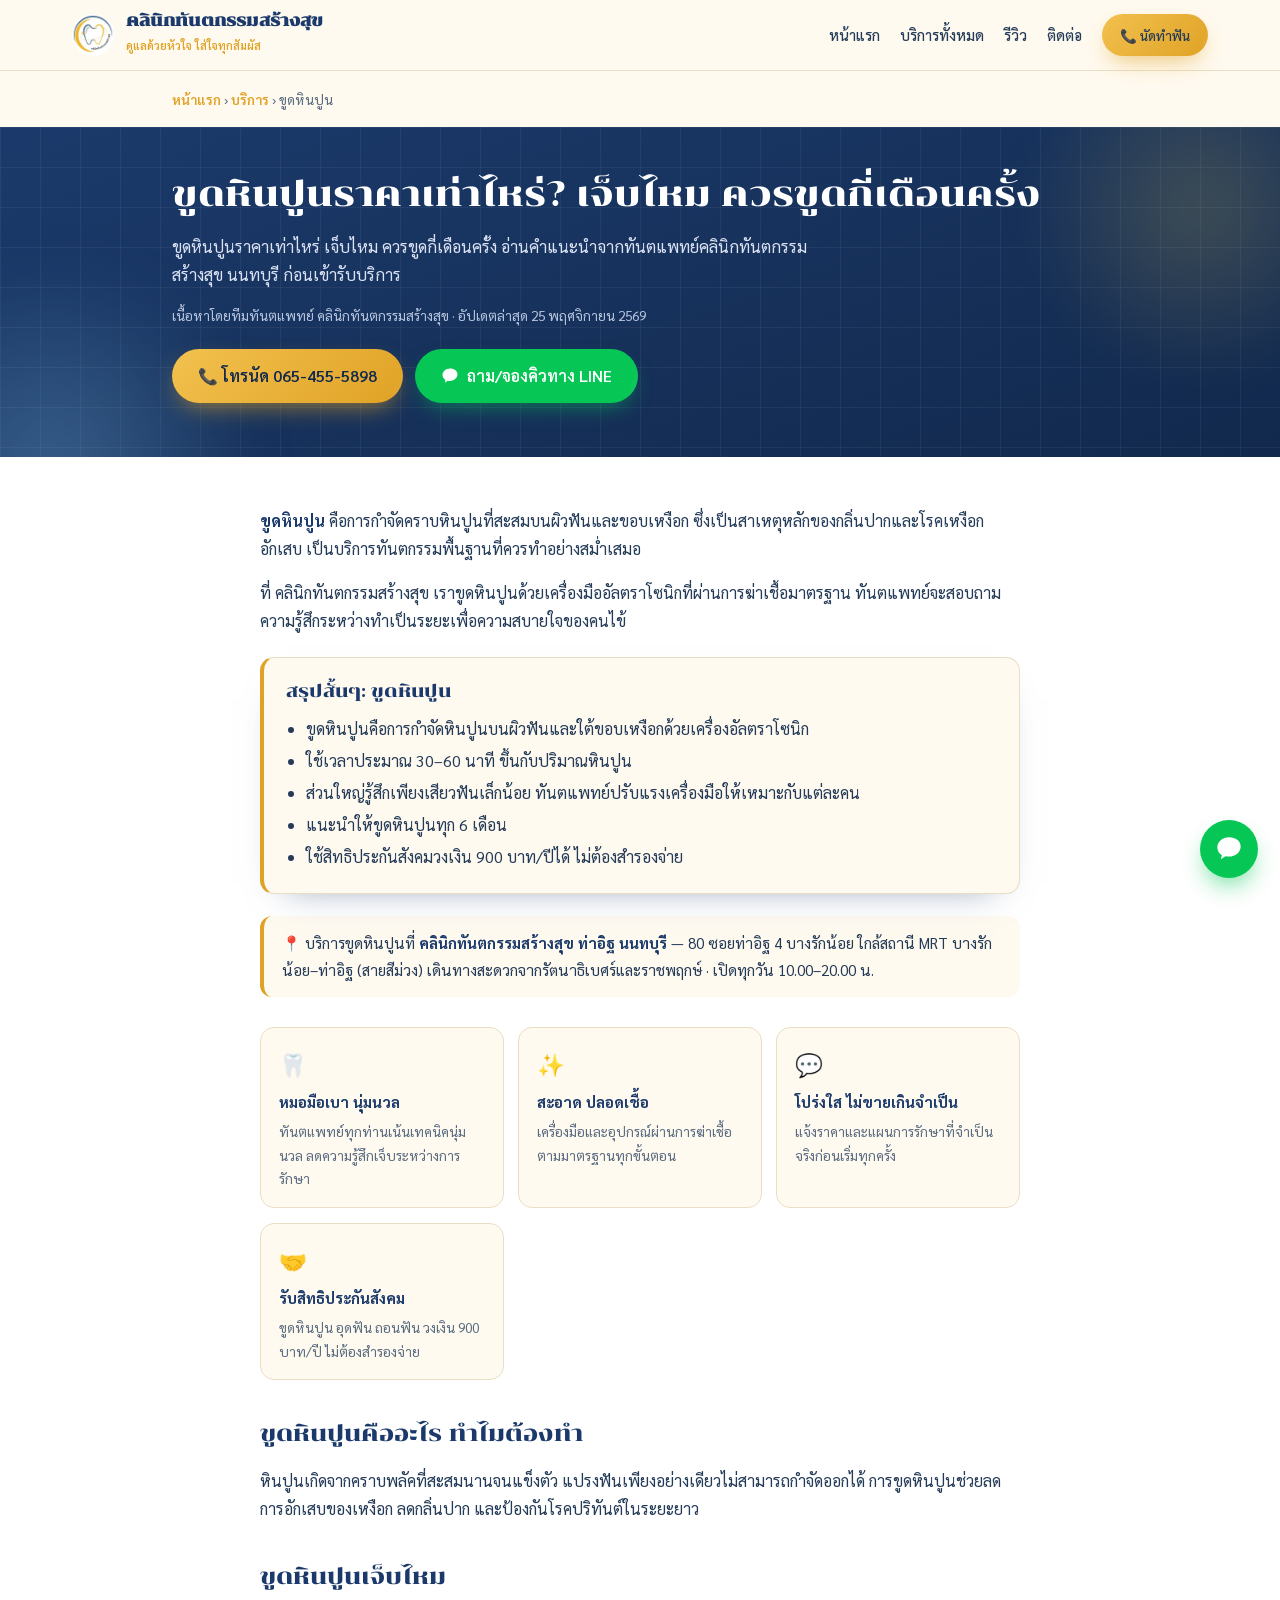
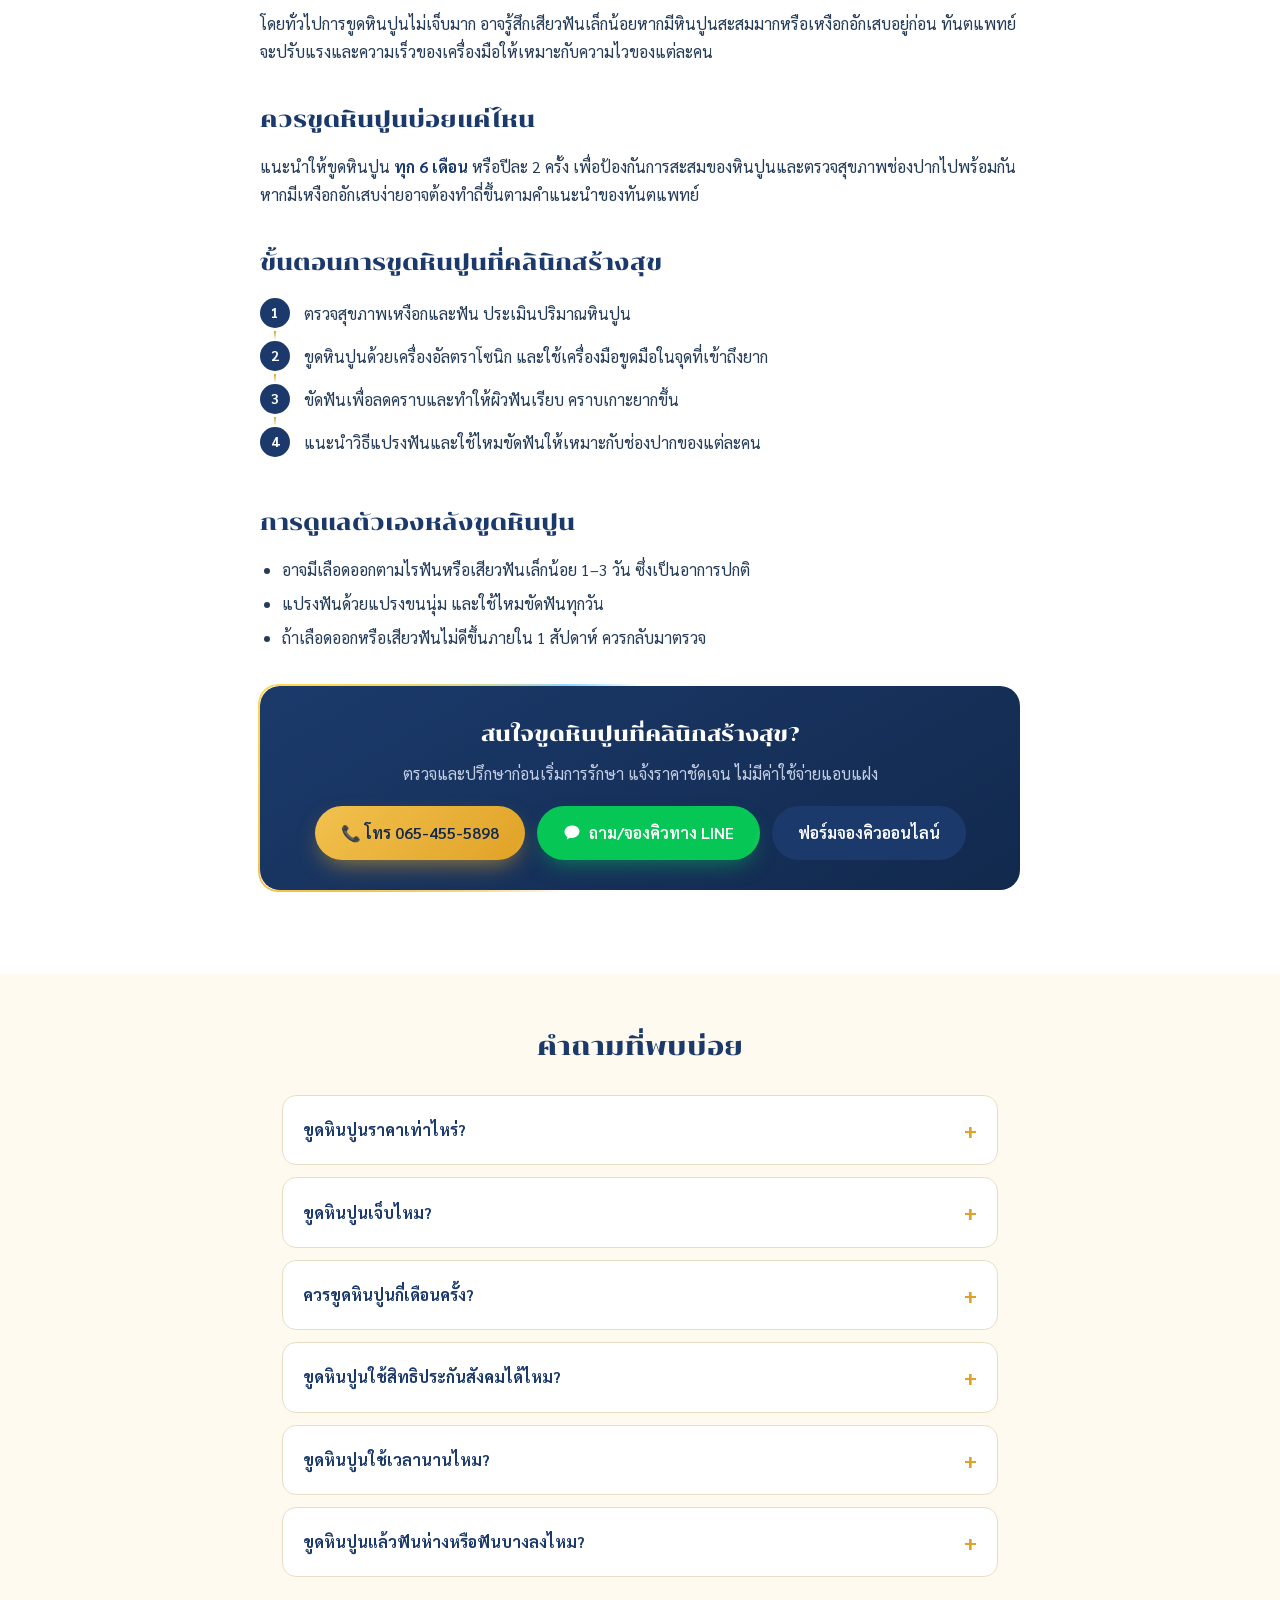
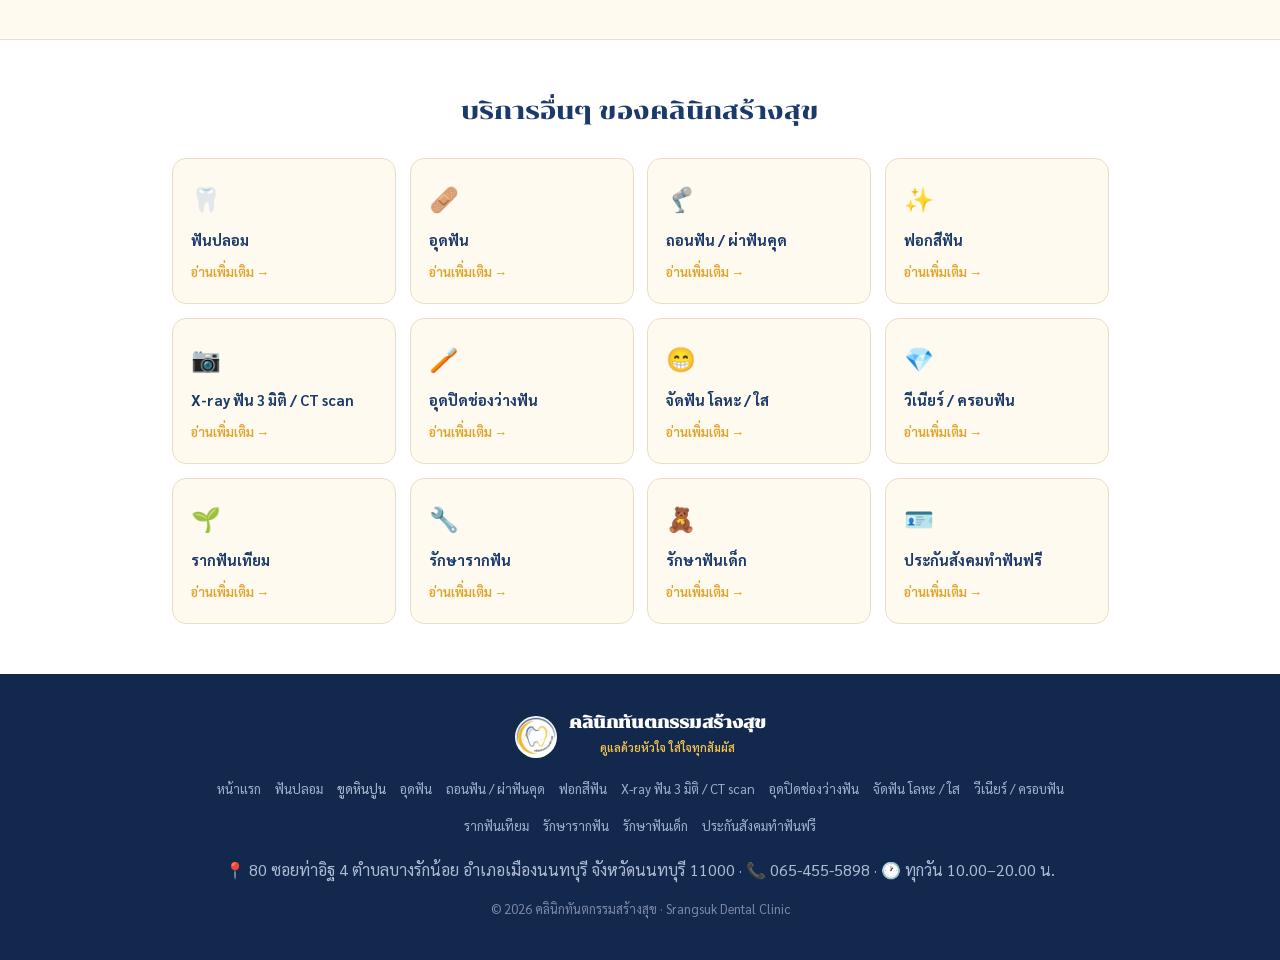
<file: services/khud-hin-pun.html>
<!DOCTYPE html>
<html lang="th">
<head>
<meta charset="UTF-8">
<meta name="viewport" content="width=device-width, initial-scale=1.0">
<title>ขูดหินปูน ท่าอิฐ นนทบุรี ราคา เจ็บไหม | คลินิกทันตกรรมสร้างสุข</title>
<meta name="description" content="ขูดหินปูนราคาเท่าไหร่ เจ็บไหม ควรขูดกี่เดือนครั้ง อ่านคำแนะนำจากทันตแพทย์คลินิกทันตกรรมสร้างสุข นนทบุรี ก่อนเข้ารับบริการ">
<meta name="keywords" content="ขูดหินปูนราคาเท่าไหร่, ขูดหินปูนเจ็บไหม, ขูดหินปูนกี่เดือนครั้ง">
<link rel="canonical" href="https://srangsukdental.com/services/khud-hin-pun.html">
<meta name="robots" content="index, follow, max-image-preview:large, max-snippet:-1, max-video-preview:-1">
<link rel="alternate" hreflang="th" href="https://srangsukdental.com/services/khud-hin-pun.html">
<link rel="alternate" hreflang="x-default" href="https://srangsukdental.com/services/khud-hin-pun.html">
<meta name="geo.region" content="TH-12">
<meta name="geo.placename" content="ท่าอิฐ, บางรักน้อย, เมืองนนทบุรี">
<meta name="twitter:title" content="ขูดหินปูน ท่าอิฐ นนทบุรี ราคา เจ็บไหม | คลินิกทันตกรรมสร้างสุข">
<meta name="twitter:description" content="ขูดหินปูนราคาเท่าไหร่ เจ็บไหม ควรขูดกี่เดือนครั้ง อ่านคำแนะนำจากทันตแพทย์คลินิกทันตกรรมสร้างสุข นนทบุรี ก่อนเข้ารับบริการ">
<meta property="article:published_time" content="2025-01-01">
<meta property="article:modified_time" content="2026-11-25">
<meta property="og:type" content="article">
<meta property="og:title" content="ขูดหินปูน ท่าอิฐ นนทบุรี ราคา เจ็บไหม | คลินิกทันตกรรมสร้างสุข">
<meta property="og:description" content="ขูดหินปูนราคาเท่าไหร่ เจ็บไหม ควรขูดกี่เดือนครั้ง อ่านคำแนะนำจากทันตแพทย์คลินิกทันตกรรมสร้างสุข นนทบุรี ก่อนเข้ารับบริการ">
<meta property="og:url" content="https://srangsukdental.com/services/khud-hin-pun.html">
<meta property="og:site_name" content="คลินิกทันตกรรมสร้างสุข">
<meta name="twitter:card" content="summary_large_image">
<meta property="og:image" content="https://srangsukdental.com/assets/brand/og-image.jpg">
<meta property="og:image:width" content="1200">
<meta property="og:image:height" content="630">
<meta property="og:image:alt" content="คลินิกทันตกรรมสร้างสุข ท่าอิฐ นนทบุรี">
<meta property="og:locale" content="th_TH">
<meta name="theme-color" content="#1b3a6b">
<link rel="icon" type="image/png" sizes="32x32" href="/assets/brand/favicon-32.png">
<link rel="apple-touch-icon" href="/assets/brand/icon-180.png">
<link rel="manifest" href="/site.webmanifest">
<link rel="preconnect" href="https://fonts.googleapis.com">
<link rel="preconnect" href="https://fonts.gstatic.com" crossorigin>
<link href="https://fonts.googleapis.com/css2?family=Chonburi&family=Sarabun:wght@300;400;500;600;700&display=swap" rel="stylesheet">
<style>
:root{--navy:#1b3a6b;--navy-deep:#12294d;--gold:#e0a226;--gold-soft:#f2c14e;--yellow:#ffd84d;
--cream:#fffaf0;--ink:#243b58;--muted:#5a6b80;--line:#e9ddc4;--shadow:0 18px 50px -18px rgba(27,58,107,.35);}
*{margin:0;padding:0;box-sizing:border-box}
html{scroll-behavior:smooth}
body{font-family:'Sarabun',sans-serif;color:var(--ink);background:var(--cream);line-height:1.75}
h1,h2,h3,.display{font-family:'Chonburi',serif;font-weight:400}
a{text-decoration:none;color:inherit}
.wrap{max-width:980px;margin:0 auto;padding:0 22px}
b{color:var(--navy)}
.btn{display:inline-flex;align-items:center;gap:8px;padding:13px 26px;border-radius:999px;font-weight:600;font-size:1rem;cursor:pointer;border:none}
.btn-gold{background:linear-gradient(135deg,var(--gold-soft),var(--gold));color:var(--navy-deep);box-shadow:0 10px 24px -8px rgba(224,162,38,.7)}
.btn-navy{background:var(--navy);color:#fff}
header{position:sticky;top:0;z-index:50;background:rgba(255,250,240,.95);backdrop-filter:blur(10px);border-bottom:1px solid var(--line)}
nav{display:flex;align-items:center;justify-content:space-between;padding:12px 22px;max-width:1180px;margin:0 auto;flex-wrap:wrap;gap:10px}
.brand{display:flex;align-items:center;gap:12px}
.logo-mark{width:42px;height:42px;border-radius:50%;background:#fff url(/assets/brand/icon-192.png) center/cover no-repeat;flex-shrink:0;display:block}

.brand-text b{font-family:'Chonburi',serif;font-size:1.02rem;color:var(--navy);display:block;line-height:1.1}
.brand-text span{font-size:.68rem;color:var(--gold);font-weight:600}
.menu{display:flex;gap:20px;align-items:center;flex-wrap:wrap}
.menu a{font-weight:500;font-size:.92rem;color:var(--ink)}
.menu .btn{padding:9px 18px;font-size:.86rem}
.breadcrumb{display:block;font-size:.86rem;color:var(--muted);padding:16px 22px;max-width:980px;margin:0 auto}
.breadcrumb a{color:var(--gold);font-weight:600}
.hero-page{background:linear-gradient(160deg,var(--navy),var(--navy-deep));color:#fff;padding:44px 22px 54px;position:relative;overflow:hidden}
.hero-page::before{content:"";position:absolute;top:-100px;right:-100px;width:360px;height:360px;border-radius:50%;background:radial-gradient(circle,rgba(255,216,77,.18),transparent 70%)}
.hero-page .wrap{position:relative;z-index:2}
.hero-page .ic{font-size:2.6rem;margin-bottom:10px}
.hero-page h1{font-size:clamp(1.5rem,3.6vw,2.2rem);line-height:1.35;margin-bottom:14px}
.hero-page p.lead{color:#dbe3f4;font-size:1.02rem;max-width:640px}
.hero-page .cta-row{display:flex;gap:12px;flex-wrap:wrap;margin-top:22px}
article{background:#fff;padding:50px 22px}
article .inner{max-width:760px;margin:0 auto}
article p{margin-bottom:16px;color:var(--ink)}
article h2{color:var(--navy);font-size:1.4rem;margin:34px 0 14px}
.adv-grid{display:grid;grid-template-columns:repeat(auto-fit,minmax(210px,1fr));gap:14px;margin:30px 0}
.adv{background:var(--cream);border:1px solid var(--line);border-radius:14px;padding:16px 18px}
.adv .t{font-size:1.4rem}
.adv b{display:block;color:var(--navy);font-size:.95rem;margin:6px 0 4px}
.adv p{font-size:.85rem;color:var(--muted);margin:0}
.cta-box{background:linear-gradient(150deg,var(--navy),var(--navy-deep));color:#fff;border-radius:20px;padding:30px;margin:34px 0;text-align:center}
.cta-box h3{color:#fff;font-size:1.3rem;margin-bottom:8px}
.cta-box p{color:#c3cee4;margin-bottom:18px}
.cta-box .cta-row{display:flex;gap:12px;justify-content:center;flex-wrap:wrap}
.faq{background:var(--cream);padding:50px 22px}
.faq .wrap{max-width:760px}
.faq h2{color:var(--navy);text-align:center;margin-bottom:26px;font-size:1.6rem}
details{background:#fff;border:1px solid var(--line);border-radius:14px;margin-bottom:12px;padding:16px 20px}
summary{cursor:pointer;font-weight:700;color:var(--navy);list-style:none;display:flex;justify-content:space-between;align-items:center}
summary::-webkit-details-marker{display:none}
summary::after{content:"+";font-size:1.3rem;color:var(--gold);flex-shrink:0;margin-left:12px}
details[open] summary::after{content:"−"}
details p{margin-top:12px;color:var(--muted);font-size:.95rem}
.related{background:#fff;padding:50px 22px;border-top:1px solid var(--line)}
.related h2{text-align:center;color:var(--navy);margin-bottom:26px;font-size:1.5rem}
.rel-grid{display:grid;grid-template-columns:repeat(auto-fill,minmax(200px,1fr));gap:14px;max-width:1000px;margin:0 auto}
.rel-card{background:var(--cream);border:1px solid var(--line);border-radius:14px;padding:18px;transition:.2s}
.rel-card:hover{border-color:var(--gold);transform:translateY(-3px)}
.rel-card .t{font-size:1.5rem;margin-bottom:8px}
.rel-card b{color:var(--navy);font-size:.92rem;display:block;margin-bottom:4px}
.rel-card span{color:var(--gold);font-size:.8rem;font-weight:600}
footer{background:var(--navy-deep);color:#aebbd4;padding:40px 22px;text-align:center}
footer .fsite{display:flex;flex-wrap:wrap;gap:14px;justify-content:center;max-width:900px;margin:18px auto;font-size:.82rem}
footer .fsite a{color:#9fb0d1}
footer .fsite a:hover{color:var(--yellow)}
.copy{font-size:.8rem;color:#7c8aa8;margin-top:14px}
@media(max-width:720px){.menu{display:none}}

.btn-line{background:#06c755;color:#fff;box-shadow:0 10px 22px -8px rgba(6,199,85,.55)}
.btn-line:hover{background:#05b34c}
.hero-page .ic img{width:110px;height:110px;border-radius:24px;background:#fffaf0;padding:8px;box-shadow:0 12px 30px -10px rgba(0,0,0,.4)}
.local-note{background:#fffaf0;border-left:4px solid var(--gold);border-radius:12px;padding:14px 18px;margin:22px 0;color:var(--ink);font-size:.95rem}
.fab-line{position:fixed;right:22px;bottom:22px;z-index:60;width:58px;height:58px;border-radius:50%;background:#06c755;color:#fff;display:grid;place-items:center;box-shadow:0 12px 26px -8px rgba(6,199,85,.7)}
.fab-line svg{width:28px;height:28px}
.action-bar{display:none}
@media(max-width:720px){
  .fab-line{display:none}
  .action-bar{display:grid;grid-template-columns:1fr 1.4fr 1fr;position:fixed;left:0;right:0;bottom:0;z-index:60;background:#fff;border-top:1px solid var(--line);box-shadow:0 -8px 24px -12px rgba(27,58,107,.35);padding:8px 10px calc(8px + env(safe-area-inset-bottom))}
  .action-bar a{display:flex;flex-direction:column;align-items:center;gap:2px;font-size:.78rem;font-weight:700;color:var(--navy);padding:6px 0;border-radius:12px}
  .action-bar a.ab-line{background:#06c755;color:#fff}
  body{padding-bottom:74px}
}
.tldr{background:var(--cream);border:1px solid var(--line);border-left:4px solid var(--gold);border-radius:14px;padding:18px 22px;margin:22px 0}
article .tldr h2{font-size:1.1rem;margin:0 0 8px}
.tldr ul{padding-left:20px}.tldr li{margin:4px 0}
.steps{counter-reset:s;list-style:none;padding:0;margin:10px 0 20px}
.steps li{counter-increment:s;position:relative;padding:3px 0 12px 44px}
.steps li::before{content:counter(s);position:absolute;left:0;top:1px;width:30px;height:30px;border-radius:50%;background:var(--navy);color:#fff;font-weight:700;display:flex;align-items:center;justify-content:center;font-size:.9rem}
.care{padding-left:22px;margin-bottom:16px}.care li{margin:6px 0}
.byline{margin-top:14px;font-size:.85rem;color:#b9c6e0}
</style>
<link rel="stylesheet" href="/assets/fx.css">
<script type="application/ld+json">
{
 "@context": "https://schema.org",
 "@graph": [
  {
   "@type": "Dentist",
   "@id": "https://srangsukdental.com/#clinic",
   "name": "คลินิกทันตกรรมสร้างสุข",
   "alternateName": "Srangsuk Dental Clinic",
   "url": "https://srangsukdental.com/",
   "telephone": "+66654555898",
   "address": {
    "@type": "PostalAddress",
    "streetAddress": "80 ซอยท่าอิฐ 4 ตำบลบางรักน้อย",
    "addressLocality": "อำเภอเมืองนนทบุรี",
    "addressRegion": "นนทบุรี",
    "postalCode": "11000",
    "addressCountry": "TH"
   },
   "logo": "https://srangsukdental.com/assets/brand/icon-512.png",
   "image": "https://srangsukdental.com/assets/brand/og-image.jpg",
   "sameAs": [
    "https://www.facebook.com/srangsuk.dental/",
    "https://www.instagram.com/srangsuk_dental_clinic/",
    "https://line.me/R/ti/p/@096tnjfb"
   ],
   "areaServed": [
    "ท่าอิฐ",
    "บางรักน้อย",
    "ไทรม้า",
    "บางรักพัฒนา",
    "อำเภอเมืองนนทบุรี",
    "นนทบุรี"
   ],
   "openingHours": "Mo-Su 10:00-20:00",
   "openingHoursSpecification": [
    {
     "@type": "OpeningHoursSpecification",
     "dayOfWeek": [
      "Monday",
      "Tuesday",
      "Wednesday",
      "Thursday",
      "Friday",
      "Saturday",
      "Sunday"
     ],
     "opens": "10:00",
     "closes": "20:00"
    }
   ]
  },
  {
   "@type": "WebSite",
   "@id": "https://srangsukdental.com/#website",
   "url": "https://srangsukdental.com/",
   "name": "คลินิกทันตกรรมสร้างสุข",
   "inLanguage": "th-TH",
   "publisher": {
    "@id": "https://srangsukdental.com/#clinic"
   }
  },
  {
   "@type": "MedicalWebPage",
   "@id": "https://srangsukdental.com/services/khud-hin-pun.html#webpage",
   "url": "https://srangsukdental.com/services/khud-hin-pun.html",
   "name": "ขูดหินปูน ท่าอิฐ นนทบุรี ราคา เจ็บไหม | คลินิกทันตกรรมสร้างสุข",
   "description": "ขูดหินปูนราคาเท่าไหร่ เจ็บไหม ควรขูดกี่เดือนครั้ง อ่านคำแนะนำจากทันตแพทย์คลินิกทันตกรรมสร้างสุข นนทบุรี ก่อนเข้ารับบริการ",
   "inLanguage": "th-TH",
   "isPartOf": {
    "@id": "https://srangsukdental.com/#website"
   },
   "breadcrumb": {
    "@id": "https://srangsukdental.com/services/khud-hin-pun.html#breadcrumb"
   },
   "about": {
    "@id": "https://srangsukdental.com/services/khud-hin-pun.html#procedure"
   },
   "audience": {
    "@type": "MedicalAudience",
    "audienceType": "Patient"
   },
   "datePublished": "2025-01-01",
   "dateModified": "2026-11-25",
   "lastReviewed": "2026-11-25",
   "reviewedBy": {
    "@id": "https://srangsukdental.com/#clinic"
   },
   "primaryImageOfPage": {
    "@type": "ImageObject",
    "url": "https://srangsukdental.com/assets/brand/og-image.jpg",
    "width": 1200,
    "height": 630
   }
  },
  {
   "@type": "Article",
   "@id": "https://srangsukdental.com/services/khud-hin-pun.html#article",
   "headline": "ขูดหินปูนราคาเท่าไหร่? เจ็บไหม ควรขูดกี่เดือนครั้ง",
   "description": "ขูดหินปูนราคาเท่าไหร่ เจ็บไหม ควรขูดกี่เดือนครั้ง อ่านคำแนะนำจากทันตแพทย์คลินิกทันตกรรมสร้างสุข นนทบุรี ก่อนเข้ารับบริการ",
   "author": {
    "@id": "https://srangsukdental.com/#clinic"
   },
   "publisher": {
    "@id": "https://srangsukdental.com/#clinic"
   },
   "mainEntityOfPage": {
    "@id": "https://srangsukdental.com/services/khud-hin-pun.html#webpage"
   },
   "datePublished": "2025-01-01",
   "dateModified": "2026-11-25",
   "inLanguage": "th-TH",
   "image": "https://srangsukdental.com/assets/brand/og-image.jpg"
  },
  {
   "@type": "MedicalProcedure",
   "@id": "https://srangsukdental.com/services/khud-hin-pun.html#procedure",
   "name": "ขูดหินปูน",
   "description": "ขูดหินปูนคือการกำจัดหินปูนบนผิวฟันและใต้ขอบเหงือกด้วยเครื่องอัลตราโซนิก",
   "howPerformed": "ตรวจสุขภาพเหงือกและฟัน ประเมินปริมาณหินปูน → ขูดหินปูนด้วยเครื่องอัลตราโซนิก และใช้เครื่องมือขูดมือในจุดที่เข้าถึงยาก → ขัดฟันเพื่อลดคราบและทำให้ผิวฟันเรียบ คราบเกาะยากขึ้น → แนะนำวิธีแปรงฟันและใช้ไหมขัดฟันให้เหมาะกับช่องปากของแต่ละคน",
   "url": "https://srangsukdental.com/services/khud-hin-pun.html"
  },
  {
   "@type": "Service",
   "@id": "https://srangsukdental.com/services/khud-hin-pun.html#service",
   "name": "ขูดหินปูน",
   "serviceType": "ขูดหินปูน",
   "description": "ขูดหินปูนคือการกำจัดหินปูนบนผิวฟันและใต้ขอบเหงือกด้วยเครื่องอัลตราโซนิก",
   "url": "https://srangsukdental.com/services/khud-hin-pun.html",
   "provider": {
    "@id": "https://srangsukdental.com/#clinic"
   },
   "areaServed": [
    "ท่าอิฐ",
    "บางรักน้อย",
    "ไทรม้า",
    "บางรักพัฒนา",
    "อำเภอเมืองนนทบุรี",
    "นนทบุรี"
   ],
   "availableChannel": {
    "@type": "ServiceChannel",
    "serviceUrl": "https://line.me/R/ti/p/@096tnjfb",
    "servicePhone": {
     "@type": "ContactPoint",
     "telephone": "+66654555898",
     "contactType": "นัดหมาย",
     "availableLanguage": "th"
    }
   }
  },
  {
   "@type": "BreadcrumbList",
   "@id": "https://srangsukdental.com/services/khud-hin-pun.html#breadcrumb",
   "itemListElement": [
    {
     "@type": "ListItem",
     "position": 1,
     "name": "หน้าแรก",
     "item": "https://srangsukdental.com/"
    },
    {
     "@type": "ListItem",
     "position": 2,
     "name": "บริการ",
     "item": "https://srangsukdental.com/#services"
    },
    {
     "@type": "ListItem",
     "position": 3,
     "name": "ขูดหินปูน",
     "item": "https://srangsukdental.com/services/khud-hin-pun.html"
    }
   ]
  },
  {
   "@type": "FAQPage",
   "@id": "https://srangsukdental.com/services/khud-hin-pun.html#faq",
   "mainEntity": [
    {
     "@type": "Question",
     "name": "ขูดหินปูนราคาเท่าไหร่?",
     "acceptedAnswer": {
      "@type": "Answer",
      "text": "ราคาขูดหินปูนขึ้นอยู่กับปริมาณหินปูนและความซับซ้อนของแต่ละเคส ทันตแพทย์จะตรวจและแจ้งราคาให้ทราบก่อนเริ่มรักษาทุกครั้ง สอบถามเบื้องต้นได้ทาง LINE @096tnjfb หรือโทร 065-455-5898"
     }
    },
    {
     "@type": "Question",
     "name": "ขูดหินปูนเจ็บไหม?",
     "acceptedAnswer": {
      "@type": "Answer",
      "text": "ส่วนใหญ่รู้สึกเพียงเสียวฟันเล็กน้อย โดยเฉพาะหากเหงือกอักเสบ ทันตแพทย์จะสอบถามความรู้สึกเป็นระยะระหว่างทำ"
     }
    },
    {
     "@type": "Question",
     "name": "ควรขูดหินปูนกี่เดือนครั้ง?",
     "acceptedAnswer": {
      "@type": "Answer",
      "text": "แนะนำทุก 6 เดือน หรือปีละ 2 ครั้ง เพื่อสุขภาพเหงือกและฟันที่ดีในระยะยาว"
     }
    },
    {
     "@type": "Question",
     "name": "ขูดหินปูนใช้สิทธิประกันสังคมได้ไหม?",
     "acceptedAnswer": {
      "@type": "Answer",
      "text": "ใช้ได้ ผู้ประกันตนสามารถใช้สิทธิทำฟันวงเงิน 900 บาทต่อปีครอบคลุมการขูดหินปูนโดยไม่ต้องสำรองจ่าย"
     }
    },
    {
     "@type": "Question",
     "name": "ขูดหินปูนใช้เวลานานไหม?",
     "acceptedAnswer": {
      "@type": "Answer",
      "text": "โดยทั่วไปประมาณ 30–60 นาที ถ้าหินปูนสะสมมากหรือเหงือกอักเสบ ทันตแพทย์อาจแบ่งทำเป็น 2 ครั้ง"
     }
    },
    {
     "@type": "Question",
     "name": "ขูดหินปูนแล้วฟันห่างหรือฟันบางลงไหม?",
     "acceptedAnswer": {
      "@type": "Answer",
      "text": "ไม่ทำให้ฟันบางลง ช่องที่รู้สึกว่าห่างขึ้นคือพื้นที่ที่เคยมีหินปูนอุดอยู่ เมื่อเหงือกหายอักเสบจะกระชับขึ้น"
     }
    }
   ]
  }
 ]
}
</script>
</head>
<body>

<header>
  <nav>
    <a class="brand" href="../index.html">
      <span class="logo-mark"></span>
      <span class="brand-text"><b>คลินิกทันตกรรมสร้างสุข</b><span>ดูแลด้วยหัวใจ ใส่ใจทุกสัมผัส</span></span>
    </a>
    <div class="menu">
      <a href="../index.html">หน้าแรก</a>
      <a href="../index.html#services">บริการทั้งหมด</a>
      <a href="../index.html#reviews">รีวิว</a>
      <a href="../index.html#contact">ติดต่อ</a>
      <a class="btn btn-gold" href="tel:0654555898">📞 นัดทำฟัน</a>
    </div>
  </nav>
</header>

<nav class="breadcrumb" aria-label="breadcrumb">
  <a href="../index.html">หน้าแรก</a> › <a href="../index.html#services">บริการ</a> › ขูดหินปูน
</nav>

<section class="hero-page">
  <div class="wrap">
    <h1>ขูดหินปูนราคาเท่าไหร่? เจ็บไหม ควรขูดกี่เดือนครั้ง</h1>
    <p class="lead">ขูดหินปูนราคาเท่าไหร่ เจ็บไหม ควรขูดกี่เดือนครั้ง อ่านคำแนะนำจากทันตแพทย์คลินิกทันตกรรมสร้างสุข นนทบุรี ก่อนเข้ารับบริการ</p>
    <p class="byline">เนื้อหาโดยทีมทันตแพทย์ คลินิกทันตกรรมสร้างสุข · อัปเดตล่าสุด 25 พฤศจิกายน 2569</p>
    <div class="cta-row">
      <a class="btn btn-gold" href="tel:0654555898">📞 โทรนัด 065-455-5898</a>
      <a class="btn btn-line" href="https://line.me/R/oaMessage/@096tnjfb/?%E0%B8%AA%E0%B8%A7%E0%B8%B1%E0%B8%AA%E0%B8%94%E0%B8%B5%E0%B8%84%E0%B8%A3%E0%B8%B1%E0%B8%9A/%E0%B8%84%E0%B9%88%E0%B8%B0%20%E0%B8%AA%E0%B8%99%E0%B9%83%E0%B8%88%E0%B8%82%E0%B8%B9%E0%B8%94%E0%B8%AB%E0%B8%B4%E0%B8%99%E0%B8%9B%E0%B8%B9%E0%B8%99%20%E0%B8%AD%E0%B8%A2%E0%B8%B2%E0%B8%81%E0%B8%AA%E0%B8%AD%E0%B8%9A%E0%B8%96%E0%B8%B2%E0%B8%A1/%E0%B8%88%E0%B8%AD%E0%B8%87%E0%B8%84%E0%B8%B4%E0%B8%A7%20%28%E0%B8%AA%E0%B9%88%E0%B8%87%E0%B8%88%E0%B8%B2%E0%B8%81%E0%B8%AB%E0%B8%99%E0%B9%89%E0%B8%B2%E0%B9%80%E0%B8%A7%E0%B9%87%E0%B8%9A%20%E0%B8%82%E0%B8%B9%E0%B8%94%E0%B8%AB%E0%B8%B4%E0%B8%99%E0%B8%9B%E0%B8%B9%E0%B8%99%29" target="_blank" rel="noopener"><svg viewBox="0 0 24 24" width="18" height="18" fill="currentColor" aria-hidden="true"><path d="M12 2C6.48 2 2 5.94 2 10.7c0 2.72 1.51 5.14 3.87 6.7-.13.86-.62 2.4-.71 2.77-.11.47.17.46.36.34.15-.1 2.4-1.63 3.37-2.29.98.2 2.01.31 3.11.31 5.52 0 10-3.94 10-8.7S17.52 2 12 2z"/></svg> ถาม/จองคิวทาง LINE</a>
    </div>
  </div>
</section>

<article>
  <div class="inner">
    <p><b>ขูดหินปูน</b> คือการกำจัดคราบหินปูนที่สะสมบนผิวฟันและขอบเหงือก ซึ่งเป็นสาเหตุหลักของกลิ่นปากและโรคเหงือกอักเสบ เป็นบริการทันตกรรมพื้นฐานที่ควรทำอย่างสม่ำเสมอ</p>
<p>ที่ คลินิกทันตกรรมสร้างสุข เราขูดหินปูนด้วยเครื่องมืออัลตราโซนิกที่ผ่านการฆ่าเชื้อมาตรฐาน ทันตแพทย์จะสอบถามความรู้สึกระหว่างทำเป็นระยะเพื่อความสบายใจของคนไข้</p>
    <div class="tldr"><h2>สรุปสั้นๆ: ขูดหินปูน</h2><ul><li>ขูดหินปูนคือการกำจัดหินปูนบนผิวฟันและใต้ขอบเหงือกด้วยเครื่องอัลตราโซนิก</li><li>ใช้เวลาประมาณ 30–60 นาที ขึ้นกับปริมาณหินปูน</li><li>ส่วนใหญ่รู้สึกเพียงเสียวฟันเล็กน้อย ทันตแพทย์ปรับแรงเครื่องมือให้เหมาะกับแต่ละคน</li><li>แนะนำให้ขูดหินปูนทุก 6 เดือน</li><li>ใช้สิทธิประกันสังคมวงเงิน 900 บาท/ปีได้ ไม่ต้องสำรองจ่าย</li></ul></div>
    <p class="local-note">📍 บริการขูดหินปูนที่ <b>คลินิกทันตกรรมสร้างสุข ท่าอิฐ นนทบุรี</b> — 80 ซอยท่าอิฐ 4 บางรักน้อย ใกล้สถานี MRT บางรักน้อย–ท่าอิฐ (สายสีม่วง) เดินทางสะดวกจากรัตนาธิเบศร์และราชพฤกษ์ · เปิดทุกวัน 10.00–20.00 น.</p>
    <div class="adv-grid">
      <div class="adv"><div class="t">🦷</div><b>หมอมือเบา นุ่มนวล</b><p>ทันตแพทย์ทุกท่านเน้นเทคนิคนุ่มนวล ลดความรู้สึกเจ็บระหว่างการรักษา</p></div>
<div class="adv"><div class="t">✨</div><b>สะอาด ปลอดเชื้อ</b><p>เครื่องมือและอุปกรณ์ผ่านการฆ่าเชื้อตามมาตรฐานทุกขั้นตอน</p></div>
<div class="adv"><div class="t">💬</div><b>โปร่งใส ไม่ขายเกินจำเป็น</b><p>แจ้งราคาและแผนการรักษาที่จำเป็นจริงก่อนเริ่มทุกครั้ง</p></div>
<div class="adv"><div class="t">🤝</div><b>รับสิทธิประกันสังคม</b><p>ขูดหินปูน อุดฟัน ถอนฟัน วงเงิน 900 บาท/ปี ไม่ต้องสำรองจ่าย</p></div>
    </div>
    <h2>ขูดหินปูนคืออะไร ทำไมต้องทำ</h2>
<p>หินปูนเกิดจากคราบพลัคที่สะสมนานจนแข็งตัว แปรงฟันเพียงอย่างเดียวไม่สามารถกำจัดออกได้ การขูดหินปูนช่วยลดการอักเสบของเหงือก ลดกลิ่นปาก และป้องกันโรคปริทันต์ในระยะยาว</p>
<h2>ขูดหินปูนเจ็บไหม</h2>
<p>โดยทั่วไปการขูดหินปูนไม่เจ็บมาก อาจรู้สึกเสียวฟันเล็กน้อยหากมีหินปูนสะสมมากหรือเหงือกอักเสบอยู่ก่อน ทันตแพทย์จะปรับแรงและความเร็วของเครื่องมือให้เหมาะกับความไวของแต่ละคน</p>
<h2>ควรขูดหินปูนบ่อยแค่ไหน</h2>
<p>แนะนำให้ขูดหินปูน <b>ทุก 6 เดือน</b> หรือปีละ 2 ครั้ง เพื่อป้องกันการสะสมของหินปูนและตรวจสุขภาพช่องปากไปพร้อมกัน หากมีเหงือกอักเสบง่ายอาจต้องทำถี่ขึ้นตามคำแนะนำของทันตแพทย์</p>
    <h2>ขั้นตอนการขูดหินปูนที่คลินิกสร้างสุข</h2>
<ol class="steps"><li>ตรวจสุขภาพเหงือกและฟัน ประเมินปริมาณหินปูน</li><li>ขูดหินปูนด้วยเครื่องอัลตราโซนิก และใช้เครื่องมือขูดมือในจุดที่เข้าถึงยาก</li><li>ขัดฟันเพื่อลดคราบและทำให้ผิวฟันเรียบ คราบเกาะยากขึ้น</li><li>แนะนำวิธีแปรงฟันและใช้ไหมขัดฟันให้เหมาะกับช่องปากของแต่ละคน</li></ol>
<h2>การดูแลตัวเองหลังขูดหินปูน</h2>
<ul class="care"><li>อาจมีเลือดออกตามไรฟันหรือเสียวฟันเล็กน้อย 1–3 วัน ซึ่งเป็นอาการปกติ</li><li>แปรงฟันด้วยแปรงขนนุ่ม และใช้ไหมขัดฟันทุกวัน</li><li>ถ้าเลือดออกหรือเสียวฟันไม่ดีขึ้นภายใน 1 สัปดาห์ ควรกลับมาตรวจ</li></ul>
    <div class="cta-box">
      <h3>สนใจขูดหินปูนที่คลินิกสร้างสุข?</h3>
      <p>ตรวจและปรึกษาก่อนเริ่มการรักษา แจ้งราคาชัดเจน ไม่มีค่าใช้จ่ายแอบแฝง</p>
      <div class="cta-row">
        <a class="btn btn-gold" href="tel:0654555898">📞 โทร 065-455-5898</a>
        <a class="btn btn-line" href="https://line.me/R/oaMessage/@096tnjfb/?%E0%B8%AA%E0%B8%A7%E0%B8%B1%E0%B8%AA%E0%B8%94%E0%B8%B5%E0%B8%84%E0%B8%A3%E0%B8%B1%E0%B8%9A/%E0%B8%84%E0%B9%88%E0%B8%B0%20%E0%B8%AA%E0%B8%99%E0%B9%83%E0%B8%88%E0%B8%82%E0%B8%B9%E0%B8%94%E0%B8%AB%E0%B8%B4%E0%B8%99%E0%B8%9B%E0%B8%B9%E0%B8%99%20%E0%B8%AD%E0%B8%A2%E0%B8%B2%E0%B8%81%E0%B8%AA%E0%B8%AD%E0%B8%9A%E0%B8%96%E0%B8%B2%E0%B8%A1/%E0%B8%88%E0%B8%AD%E0%B8%87%E0%B8%84%E0%B8%B4%E0%B8%A7%20%28%E0%B8%AA%E0%B9%88%E0%B8%87%E0%B8%88%E0%B8%B2%E0%B8%81%E0%B8%AB%E0%B8%99%E0%B9%89%E0%B8%B2%E0%B9%80%E0%B8%A7%E0%B9%87%E0%B8%9A%20%E0%B8%82%E0%B8%B9%E0%B8%94%E0%B8%AB%E0%B8%B4%E0%B8%99%E0%B8%9B%E0%B8%B9%E0%B8%99%29" target="_blank" rel="noopener"><svg viewBox="0 0 24 24" width="18" height="18" fill="currentColor" aria-hidden="true"><path d="M12 2C6.48 2 2 5.94 2 10.7c0 2.72 1.51 5.14 3.87 6.7-.13.86-.62 2.4-.71 2.77-.11.47.17.46.36.34.15-.1 2.4-1.63 3.37-2.29.98.2 2.01.31 3.11.31 5.52 0 10-3.94 10-8.7S17.52 2 12 2z"/></svg> ถาม/จองคิวทาง LINE</a>
        <a class="btn btn-navy" href="../index.html#booking">ฟอร์มจองคิวออนไลน์</a>
      </div>
    </div>
  </div>
</article>

<section class="faq">
  <div class="wrap">
    <h2>คำถามที่พบบ่อย</h2>
    <details><summary>ขูดหินปูนราคาเท่าไหร่?</summary><p>ราคาขูดหินปูนขึ้นอยู่กับปริมาณหินปูนและความซับซ้อนของแต่ละเคส ทันตแพทย์จะตรวจและแจ้งราคาให้ทราบก่อนเริ่มรักษาทุกครั้ง สอบถามเบื้องต้นได้ทาง LINE @096tnjfb หรือโทร 065-455-5898</p></details>
<details><summary>ขูดหินปูนเจ็บไหม?</summary><p>ส่วนใหญ่รู้สึกเพียงเสียวฟันเล็กน้อย โดยเฉพาะหากเหงือกอักเสบ ทันตแพทย์จะสอบถามความรู้สึกเป็นระยะระหว่างทำ</p></details>
<details><summary>ควรขูดหินปูนกี่เดือนครั้ง?</summary><p>แนะนำทุก 6 เดือน หรือปีละ 2 ครั้ง เพื่อสุขภาพเหงือกและฟันที่ดีในระยะยาว</p></details>
<details><summary>ขูดหินปูนใช้สิทธิประกันสังคมได้ไหม?</summary><p>ใช้ได้ ผู้ประกันตนสามารถใช้สิทธิทำฟันวงเงิน 900 บาทต่อปีครอบคลุมการขูดหินปูนโดยไม่ต้องสำรองจ่าย</p></details>
<details><summary>ขูดหินปูนใช้เวลานานไหม?</summary><p>โดยทั่วไปประมาณ 30–60 นาที ถ้าหินปูนสะสมมากหรือเหงือกอักเสบ ทันตแพทย์อาจแบ่งทำเป็น 2 ครั้ง</p></details>
<details><summary>ขูดหินปูนแล้วฟันห่างหรือฟันบางลงไหม?</summary><p>ไม่ทำให้ฟันบางลง ช่องที่รู้สึกว่าห่างขึ้นคือพื้นที่ที่เคยมีหินปูนอุดอยู่ เมื่อเหงือกหายอักเสบจะกระชับขึ้น</p></details>
  </div>
</section>


<section class="related">
  <div class="wrap">
    <h2>บริการอื่นๆ ของคลินิกสร้างสุข</h2>
    <div class="rel-grid">
      <a class="rel-card" href="fun-plom.html"><div class="t">🦷</div><b>ฟันปลอม</b><span>อ่านเพิ่มเติม →</span></a>
<a class="rel-card" href="ud-fun.html"><div class="t">🩹</div><b>อุดฟัน</b><span>อ่านเพิ่มเติม →</span></a>
<a class="rel-card" href="thon-fun-pha-fun-khud.html"><div class="t">🦿</div><b>ถอนฟัน / ผ่าฟันคุด</b><span>อ่านเพิ่มเติม →</span></a>
<a class="rel-card" href="fok-si-fun.html"><div class="t">✨</div><b>ฟอกสีฟัน</b><span>อ่านเพิ่มเติม →</span></a>
<a class="rel-card" href="xray-3d-ct-scan.html"><div class="t">📷</div><b>X-ray ฟัน 3 มิติ / CT scan</b><span>อ่านเพิ่มเติม →</span></a>
<a class="rel-card" href="ud-pid-chong-wang-fun.html"><div class="t">🪥</div><b>อุดปิดช่องว่างฟัน</b><span>อ่านเพิ่มเติม →</span></a>
<a class="rel-card" href="jad-fun.html"><div class="t">😁</div><b>จัดฟัน โลหะ / ใส</b><span>อ่านเพิ่มเติม →</span></a>
<a class="rel-card" href="veneer-krob-fun.html"><div class="t">💎</div><b>วีเนียร์ / ครอบฟัน</b><span>อ่านเพิ่มเติม →</span></a>
<a class="rel-card" href="rak-fun-tiam.html"><div class="t">🌱</div><b>รากฟันเทียม</b><span>อ่านเพิ่มเติม →</span></a>
<a class="rel-card" href="raksa-rak-fun.html"><div class="t">🔧</div><b>รักษารากฟัน</b><span>อ่านเพิ่มเติม →</span></a>
<a class="rel-card" href="raksa-fun-dek.html"><div class="t">🧸</div><b>รักษาฟันเด็ก</b><span>อ่านเพิ่มเติม →</span></a>
<a class="rel-card" href="prakan-sangkhom-tham-fun-free.html"><div class="t">🪪</div><b>ประกันสังคมทำฟันฟรี</b><span>อ่านเพิ่มเติม →</span></a>
    </div>
  </div>
</section>

<footer>
  <div class="wrap">
    <div class="brand" style="justify-content:center;margin-bottom:10px">
      <span class="logo-mark"></span>
      <span class="brand-text"><b style="color:#fff">คลินิกทันตกรรมสร้างสุข</b><span style="color:var(--gold-soft)">ดูแลด้วยหัวใจ ใส่ใจทุกสัมผัส</span></span>
    </div>
    <div class="fsite">
      <a href="../index.html">หน้าแรก</a><a href="fun-plom.html">ฟันปลอม</a><span>ขูดหินปูน</span><a href="ud-fun.html">อุดฟัน</a><a href="thon-fun-pha-fun-khud.html">ถอนฟัน / ผ่าฟันคุด</a><a href="fok-si-fun.html">ฟอกสีฟัน</a><a href="xray-3d-ct-scan.html">X-ray ฟัน 3 มิติ / CT scan</a><a href="ud-pid-chong-wang-fun.html">อุดปิดช่องว่างฟัน</a><a href="jad-fun.html">จัดฟัน โลหะ / ใส</a><a href="veneer-krob-fun.html">วีเนียร์ / ครอบฟัน</a><a href="rak-fun-tiam.html">รากฟันเทียม</a><a href="raksa-rak-fun.html">รักษารากฟัน</a><a href="raksa-fun-dek.html">รักษาฟันเด็ก</a><a href="prakan-sangkhom-tham-fun-free.html">ประกันสังคมทำฟันฟรี</a>
    </div>
    <p>📍 80 ซอยท่าอิฐ 4 ตำบลบางรักน้อย อำเภอเมืองนนทบุรี จังหวัดนนทบุรี 11000 · 📞 065-455-5898 · 🕐 ทุกวัน 10.00–20.00 น.</p>
    <p class="copy">© 2026 คลินิกทันตกรรมสร้างสุข · Srangsuk Dental Clinic</p>
  </div>
</footer>

<a class="fab-line" href="https://line.me/R/ti/p/@096tnjfb" target="_blank" rel="noopener" aria-label="แชท LINE"><svg viewBox="0 0 24 24" width="18" height="18" fill="currentColor" aria-hidden="true"><path d="M12 2C6.48 2 2 5.94 2 10.7c0 2.72 1.51 5.14 3.87 6.7-.13.86-.62 2.4-.71 2.77-.11.47.17.46.36.34.15-.1 2.4-1.63 3.37-2.29.98.2 2.01.31 3.11.31 5.52 0 10-3.94 10-8.7S17.52 2 12 2z"/></svg></a>
<nav class="action-bar" aria-label="ติดต่อด่วน">
  <a href="tel:0654555898">📞<span>โทร</span></a>
  <a class="ab-line" href="https://line.me/R/oaMessage/@096tnjfb/?%E0%B8%AA%E0%B8%A7%E0%B8%B1%E0%B8%AA%E0%B8%94%E0%B8%B5%E0%B8%84%E0%B8%A3%E0%B8%B1%E0%B8%9A/%E0%B8%84%E0%B9%88%E0%B8%B0%20%E0%B8%AA%E0%B8%99%E0%B9%83%E0%B8%88%E0%B8%82%E0%B8%B9%E0%B8%94%E0%B8%AB%E0%B8%B4%E0%B8%99%E0%B8%9B%E0%B8%B9%E0%B8%99%20%E0%B8%AD%E0%B8%A2%E0%B8%B2%E0%B8%81%E0%B8%AA%E0%B8%AD%E0%B8%9A%E0%B8%96%E0%B8%B2%E0%B8%A1/%E0%B8%88%E0%B8%AD%E0%B8%87%E0%B8%84%E0%B8%B4%E0%B8%A7%20%28%E0%B8%AA%E0%B9%88%E0%B8%87%E0%B8%88%E0%B8%B2%E0%B8%81%E0%B8%AB%E0%B8%99%E0%B9%89%E0%B8%B2%E0%B9%80%E0%B8%A7%E0%B9%87%E0%B8%9A%20%E0%B8%82%E0%B8%B9%E0%B8%94%E0%B8%AB%E0%B8%B4%E0%B8%99%E0%B8%9B%E0%B8%B9%E0%B8%99%29" target="_blank" rel="noopener">💬<span>จองคิวทาง LINE</span></a>
  <a href="../index.html#services">🦷<span>บริการอื่น</span></a>
</nav>
<script src="/assets/fx.js" defer></script>
</body>
</html>
</file>
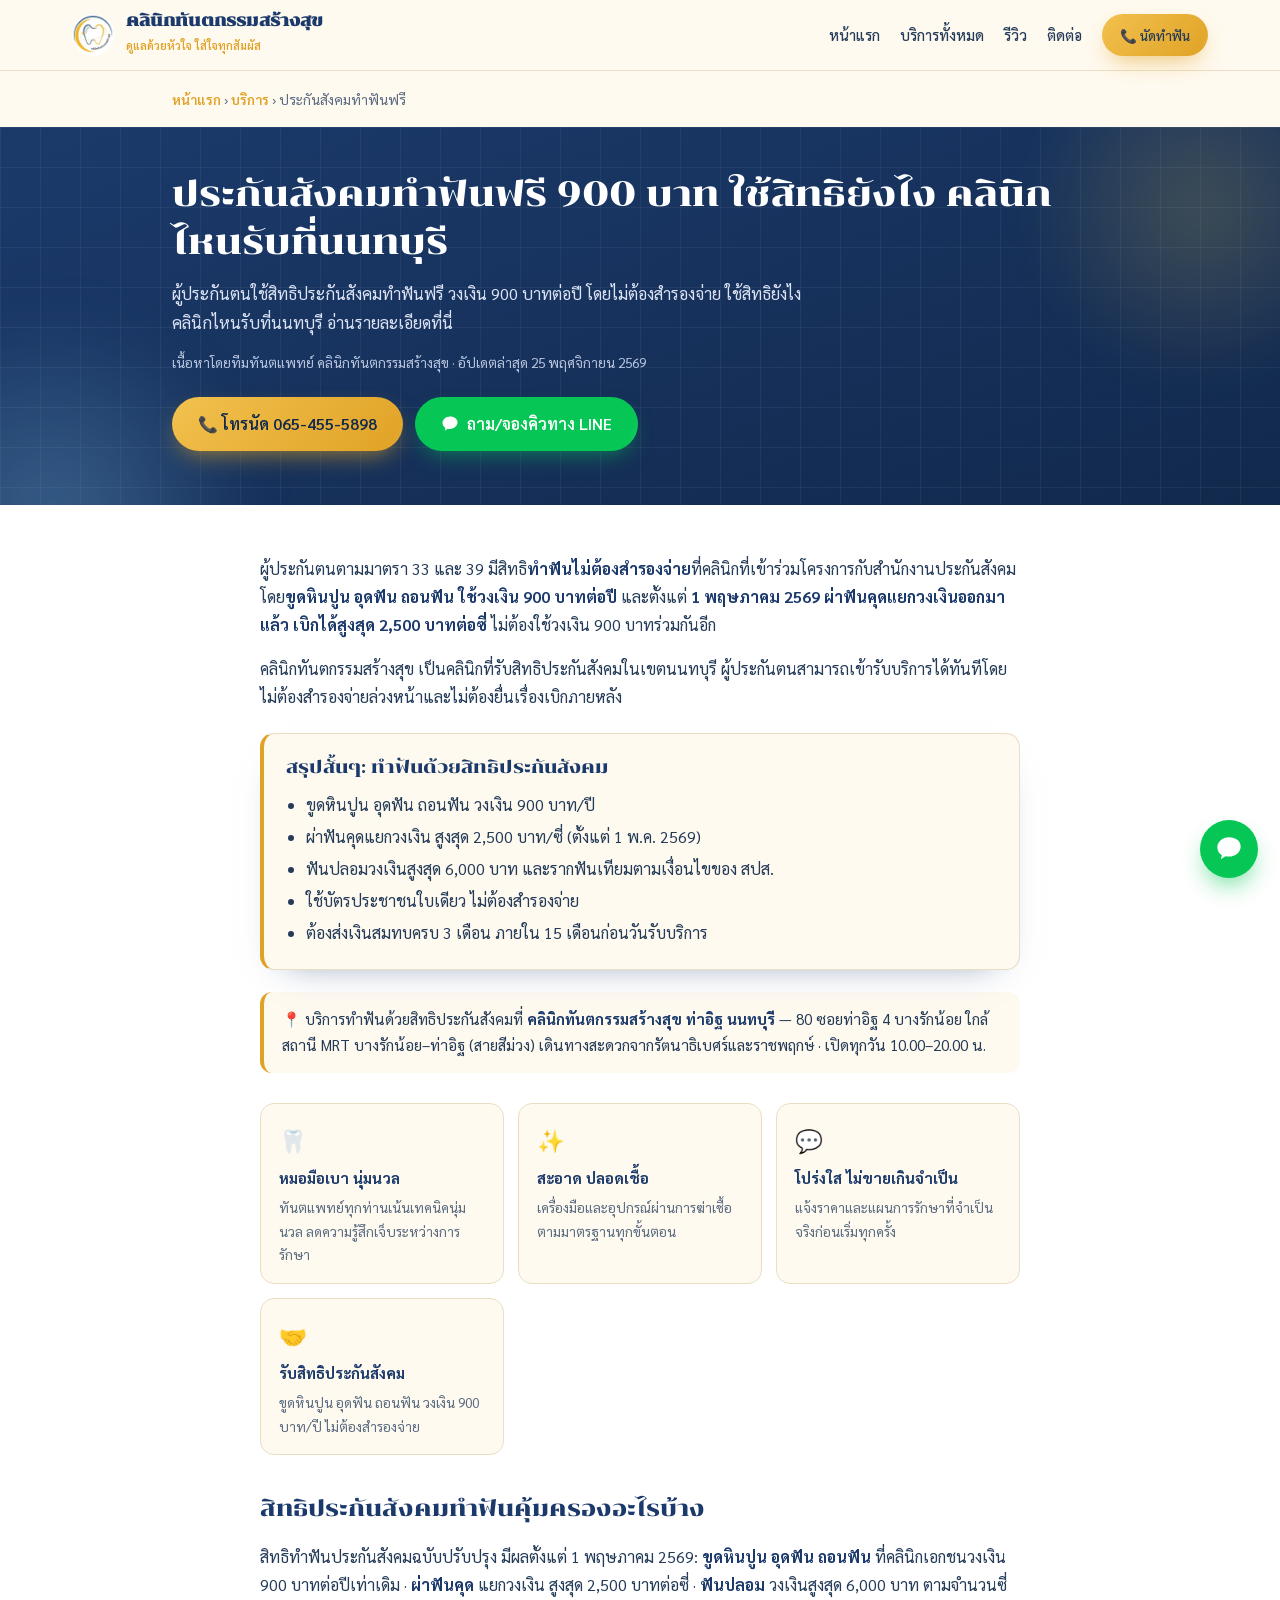
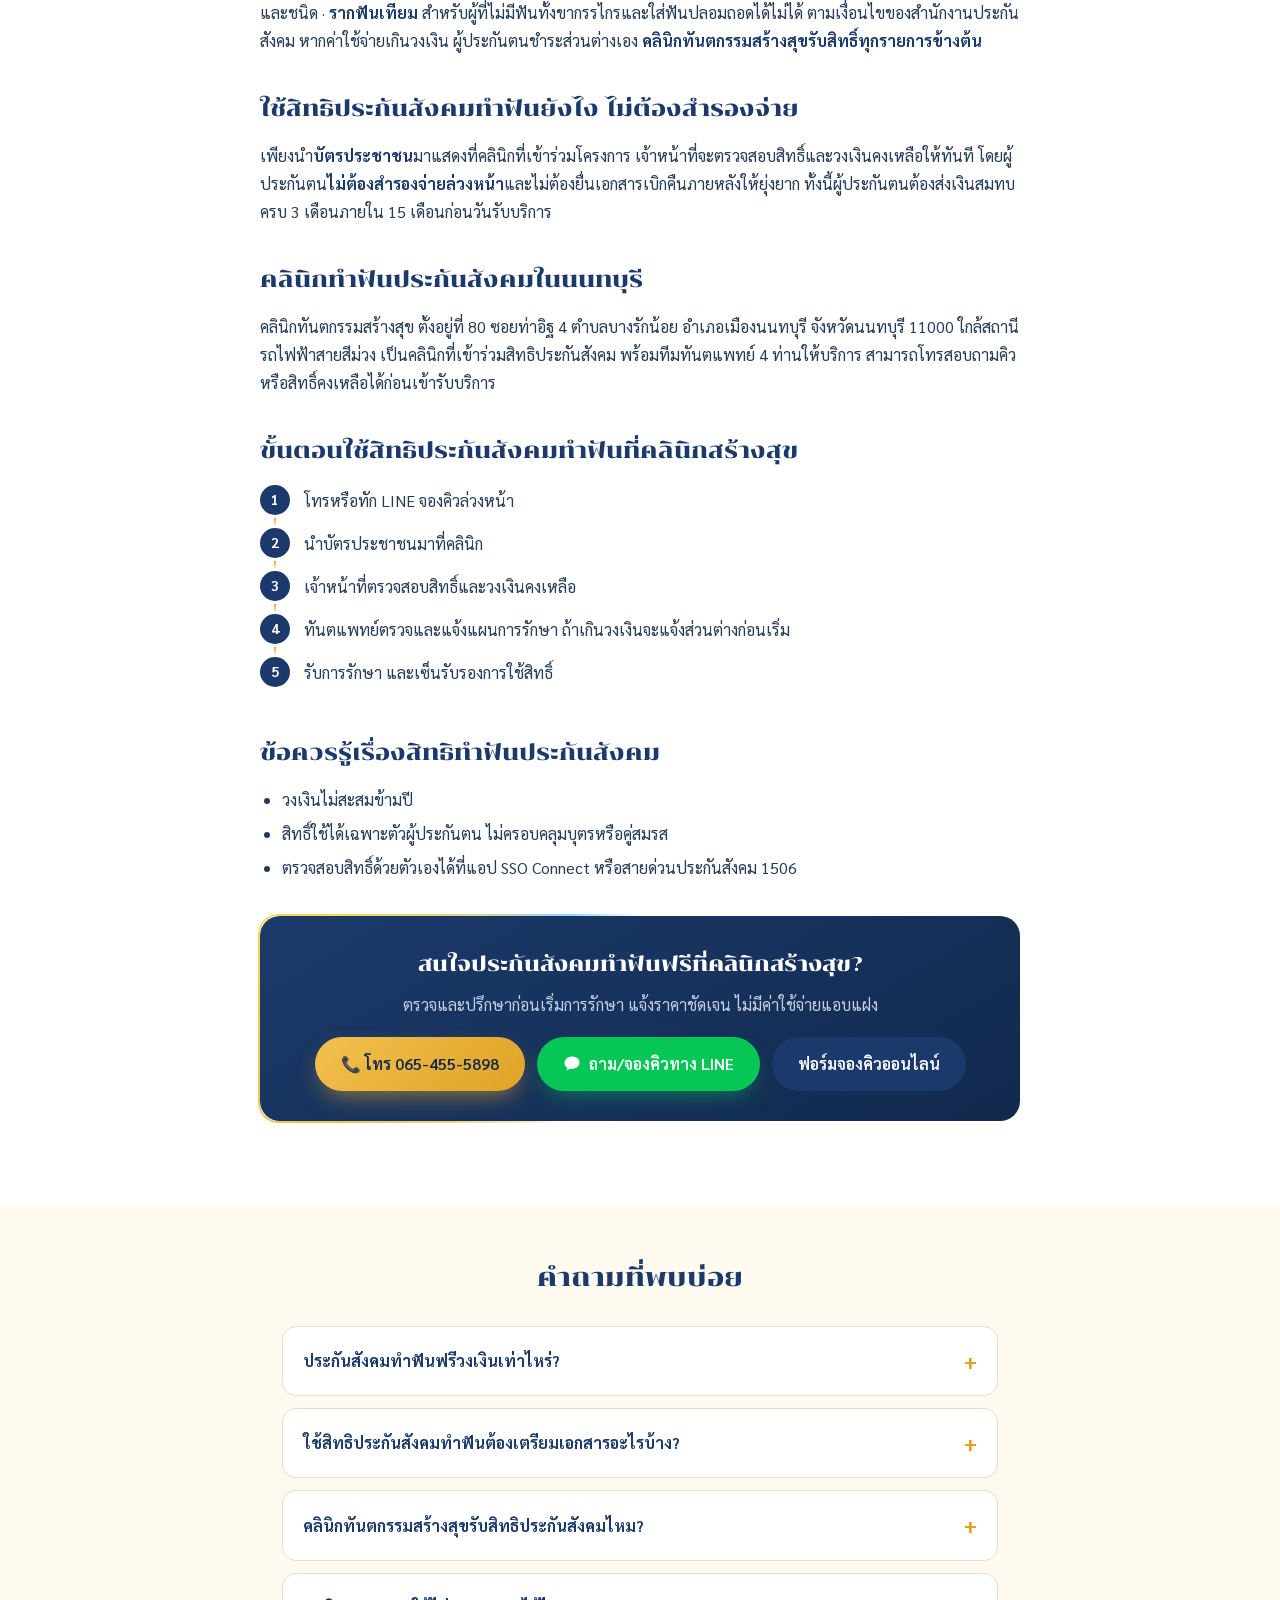
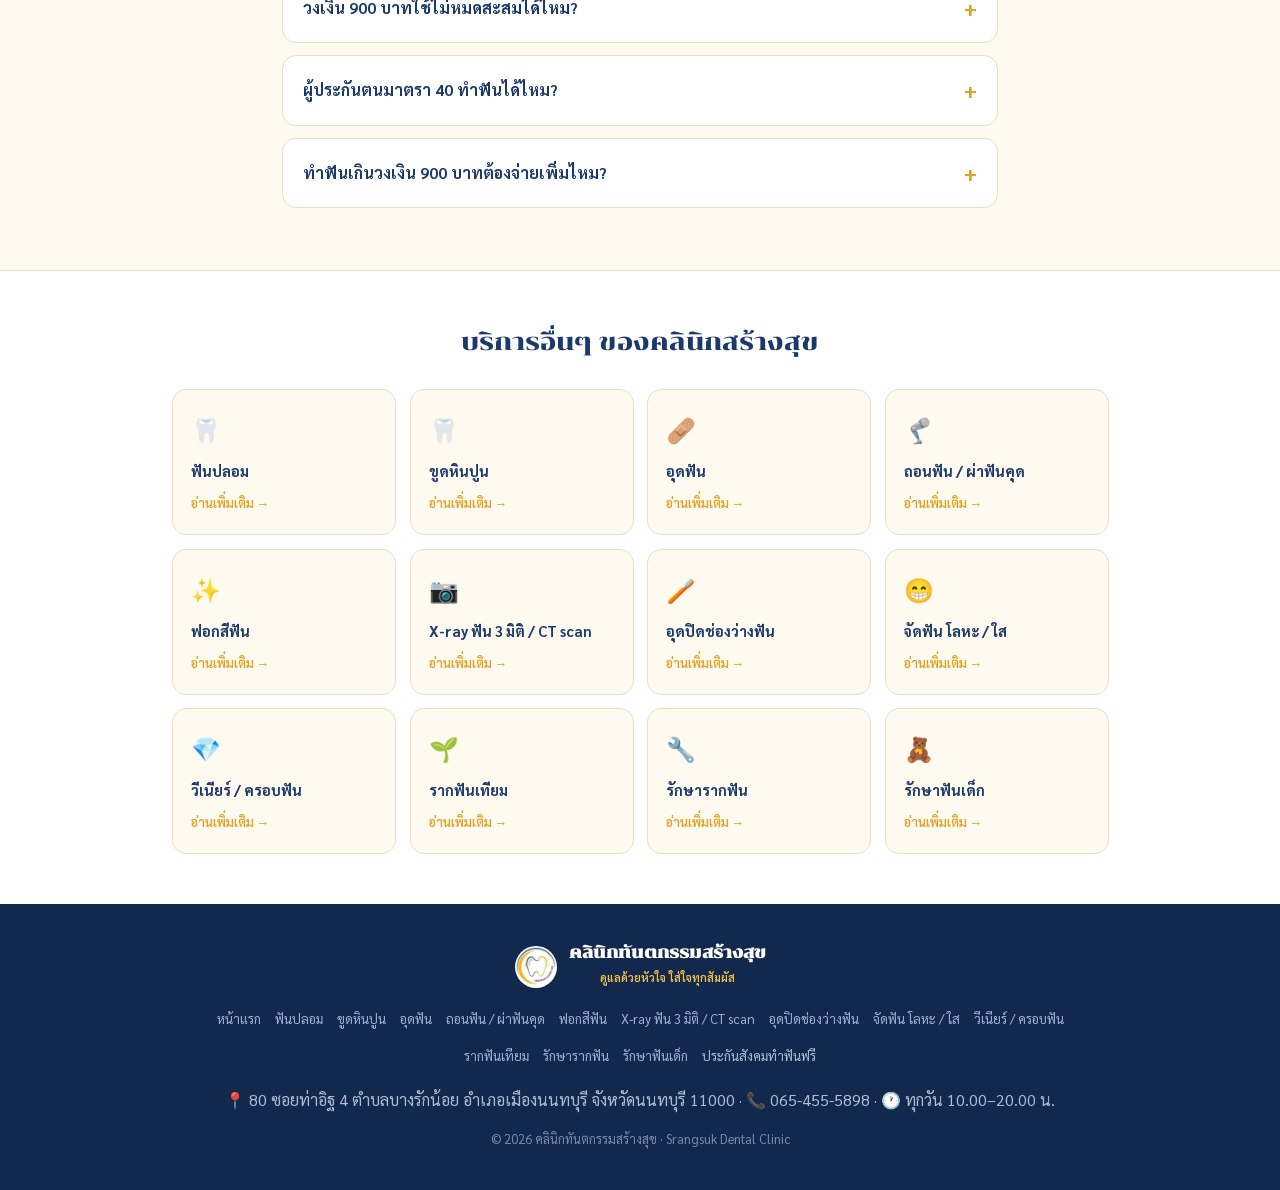
<file: services/prakan-sangkhom-tham-fun-free.html>
<!DOCTYPE html>
<html lang="th">
<head>
<meta charset="UTF-8">
<meta name="viewport" content="width=device-width, initial-scale=1.0">
<title>ประกันสังคมทำฟันฟรี 900 บาท ท่าอิฐ นนทบุรี | คลินิกทันตกรรมสร้างสุข</title>
<meta name="description" content="ผู้ประกันตนใช้สิทธิประกันสังคมทำฟันฟรี วงเงิน 900 บาทต่อปี โดยไม่ต้องสำรองจ่าย ใช้สิทธิยังไง คลินิกไหนรับที่นนทบุรี อ่านรายละเอียดที่นี่">
<meta name="keywords" content="ประกันสังคมทำฟันฟรี 900, สิทธิประกันสังคมทำฟันใช้ยังไง, คลินิกทำฟันประกันสังคมนนทบุรี">
<link rel="canonical" href="https://srangsukdental.com/services/prakan-sangkhom-tham-fun-free.html">
<meta name="robots" content="index, follow, max-image-preview:large, max-snippet:-1, max-video-preview:-1">
<link rel="alternate" hreflang="th" href="https://srangsukdental.com/services/prakan-sangkhom-tham-fun-free.html">
<link rel="alternate" hreflang="x-default" href="https://srangsukdental.com/services/prakan-sangkhom-tham-fun-free.html">
<meta name="geo.region" content="TH-12">
<meta name="geo.placename" content="ท่าอิฐ, บางรักน้อย, เมืองนนทบุรี">
<meta name="twitter:title" content="ประกันสังคมทำฟันฟรี 900 บาท ท่าอิฐ นนทบุรี | คลินิกทันตกรรมสร้างสุข">
<meta name="twitter:description" content="ผู้ประกันตนใช้สิทธิประกันสังคมทำฟันฟรี วงเงิน 900 บาทต่อปี โดยไม่ต้องสำรองจ่าย ใช้สิทธิยังไง คลินิกไหนรับที่นนทบุรี อ่านรายละเอียดที่นี่">
<meta property="article:published_time" content="2025-01-01">
<meta property="article:modified_time" content="2026-11-25">
<meta property="og:type" content="article">
<meta property="og:title" content="ประกันสังคมทำฟันฟรี 900 บาท ท่าอิฐ นนทบุรี | คลินิกทันตกรรมสร้างสุข">
<meta property="og:description" content="ผู้ประกันตนใช้สิทธิประกันสังคมทำฟันฟรี วงเงิน 900 บาทต่อปี โดยไม่ต้องสำรองจ่าย ใช้สิทธิยังไง คลินิกไหนรับที่นนทบุรี อ่านรายละเอียดที่นี่">
<meta property="og:url" content="https://srangsukdental.com/services/prakan-sangkhom-tham-fun-free.html">
<meta property="og:site_name" content="คลินิกทันตกรรมสร้างสุข">
<meta name="twitter:card" content="summary_large_image">
<meta property="og:image" content="https://srangsukdental.com/assets/brand/og-image.jpg">
<meta property="og:image:width" content="1200">
<meta property="og:image:height" content="630">
<meta property="og:image:alt" content="คลินิกทันตกรรมสร้างสุข ท่าอิฐ นนทบุรี">
<meta property="og:locale" content="th_TH">
<meta name="theme-color" content="#1b3a6b">
<link rel="icon" type="image/png" sizes="32x32" href="/assets/brand/favicon-32.png">
<link rel="apple-touch-icon" href="/assets/brand/icon-180.png">
<link rel="manifest" href="/site.webmanifest">
<link rel="preconnect" href="https://fonts.googleapis.com">
<link rel="preconnect" href="https://fonts.gstatic.com" crossorigin>
<link href="https://fonts.googleapis.com/css2?family=Chonburi&family=Sarabun:wght@300;400;500;600;700&display=swap" rel="stylesheet">
<style>
:root{--navy:#1b3a6b;--navy-deep:#12294d;--gold:#e0a226;--gold-soft:#f2c14e;--yellow:#ffd84d;
--cream:#fffaf0;--ink:#243b58;--muted:#5a6b80;--line:#e9ddc4;--shadow:0 18px 50px -18px rgba(27,58,107,.35);}
*{margin:0;padding:0;box-sizing:border-box}
html{scroll-behavior:smooth}
body{font-family:'Sarabun',sans-serif;color:var(--ink);background:var(--cream);line-height:1.75}
h1,h2,h3,.display{font-family:'Chonburi',serif;font-weight:400}
a{text-decoration:none;color:inherit}
.wrap{max-width:980px;margin:0 auto;padding:0 22px}
b{color:var(--navy)}
.btn{display:inline-flex;align-items:center;gap:8px;padding:13px 26px;border-radius:999px;font-weight:600;font-size:1rem;cursor:pointer;border:none}
.btn-gold{background:linear-gradient(135deg,var(--gold-soft),var(--gold));color:var(--navy-deep);box-shadow:0 10px 24px -8px rgba(224,162,38,.7)}
.btn-navy{background:var(--navy);color:#fff}
header{position:sticky;top:0;z-index:50;background:rgba(255,250,240,.95);backdrop-filter:blur(10px);border-bottom:1px solid var(--line)}
nav{display:flex;align-items:center;justify-content:space-between;padding:12px 22px;max-width:1180px;margin:0 auto;flex-wrap:wrap;gap:10px}
.brand{display:flex;align-items:center;gap:12px}
.logo-mark{width:42px;height:42px;border-radius:50%;background:#fff url(/assets/brand/icon-192.png) center/cover no-repeat;flex-shrink:0;display:block}

.brand-text b{font-family:'Chonburi',serif;font-size:1.02rem;color:var(--navy);display:block;line-height:1.1}
.brand-text span{font-size:.68rem;color:var(--gold);font-weight:600}
.menu{display:flex;gap:20px;align-items:center;flex-wrap:wrap}
.menu a{font-weight:500;font-size:.92rem;color:var(--ink)}
.menu .btn{padding:9px 18px;font-size:.86rem}
.breadcrumb{display:block;font-size:.86rem;color:var(--muted);padding:16px 22px;max-width:980px;margin:0 auto}
.breadcrumb a{color:var(--gold);font-weight:600}
.hero-page{background:linear-gradient(160deg,var(--navy),var(--navy-deep));color:#fff;padding:44px 22px 54px;position:relative;overflow:hidden}
.hero-page::before{content:"";position:absolute;top:-100px;right:-100px;width:360px;height:360px;border-radius:50%;background:radial-gradient(circle,rgba(255,216,77,.18),transparent 70%)}
.hero-page .wrap{position:relative;z-index:2}
.hero-page .ic{font-size:2.6rem;margin-bottom:10px}
.hero-page h1{font-size:clamp(1.5rem,3.6vw,2.2rem);line-height:1.35;margin-bottom:14px}
.hero-page p.lead{color:#dbe3f4;font-size:1.02rem;max-width:640px}
.hero-page .cta-row{display:flex;gap:12px;flex-wrap:wrap;margin-top:22px}
article{background:#fff;padding:50px 22px}
article .inner{max-width:760px;margin:0 auto}
article p{margin-bottom:16px;color:var(--ink)}
article h2{color:var(--navy);font-size:1.4rem;margin:34px 0 14px}
.adv-grid{display:grid;grid-template-columns:repeat(auto-fit,minmax(210px,1fr));gap:14px;margin:30px 0}
.adv{background:var(--cream);border:1px solid var(--line);border-radius:14px;padding:16px 18px}
.adv .t{font-size:1.4rem}
.adv b{display:block;color:var(--navy);font-size:.95rem;margin:6px 0 4px}
.adv p{font-size:.85rem;color:var(--muted);margin:0}
.cta-box{background:linear-gradient(150deg,var(--navy),var(--navy-deep));color:#fff;border-radius:20px;padding:30px;margin:34px 0;text-align:center}
.cta-box h3{color:#fff;font-size:1.3rem;margin-bottom:8px}
.cta-box p{color:#c3cee4;margin-bottom:18px}
.cta-box .cta-row{display:flex;gap:12px;justify-content:center;flex-wrap:wrap}
.faq{background:var(--cream);padding:50px 22px}
.faq .wrap{max-width:760px}
.faq h2{color:var(--navy);text-align:center;margin-bottom:26px;font-size:1.6rem}
details{background:#fff;border:1px solid var(--line);border-radius:14px;margin-bottom:12px;padding:16px 20px}
summary{cursor:pointer;font-weight:700;color:var(--navy);list-style:none;display:flex;justify-content:space-between;align-items:center}
summary::-webkit-details-marker{display:none}
summary::after{content:"+";font-size:1.3rem;color:var(--gold);flex-shrink:0;margin-left:12px}
details[open] summary::after{content:"−"}
details p{margin-top:12px;color:var(--muted);font-size:.95rem}
.related{background:#fff;padding:50px 22px;border-top:1px solid var(--line)}
.related h2{text-align:center;color:var(--navy);margin-bottom:26px;font-size:1.5rem}
.rel-grid{display:grid;grid-template-columns:repeat(auto-fill,minmax(200px,1fr));gap:14px;max-width:1000px;margin:0 auto}
.rel-card{background:var(--cream);border:1px solid var(--line);border-radius:14px;padding:18px;transition:.2s}
.rel-card:hover{border-color:var(--gold);transform:translateY(-3px)}
.rel-card .t{font-size:1.5rem;margin-bottom:8px}
.rel-card b{color:var(--navy);font-size:.92rem;display:block;margin-bottom:4px}
.rel-card span{color:var(--gold);font-size:.8rem;font-weight:600}
footer{background:var(--navy-deep);color:#aebbd4;padding:40px 22px;text-align:center}
footer .fsite{display:flex;flex-wrap:wrap;gap:14px;justify-content:center;max-width:900px;margin:18px auto;font-size:.82rem}
footer .fsite a{color:#9fb0d1}
footer .fsite a:hover{color:var(--yellow)}
.copy{font-size:.8rem;color:#7c8aa8;margin-top:14px}
@media(max-width:720px){.menu{display:none}}

.btn-line{background:#06c755;color:#fff;box-shadow:0 10px 22px -8px rgba(6,199,85,.55)}
.btn-line:hover{background:#05b34c}
.hero-page .ic img{width:110px;height:110px;border-radius:24px;background:#fffaf0;padding:8px;box-shadow:0 12px 30px -10px rgba(0,0,0,.4)}
.local-note{background:#fffaf0;border-left:4px solid var(--gold);border-radius:12px;padding:14px 18px;margin:22px 0;color:var(--ink);font-size:.95rem}
.fab-line{position:fixed;right:22px;bottom:22px;z-index:60;width:58px;height:58px;border-radius:50%;background:#06c755;color:#fff;display:grid;place-items:center;box-shadow:0 12px 26px -8px rgba(6,199,85,.7)}
.fab-line svg{width:28px;height:28px}
.action-bar{display:none}
@media(max-width:720px){
  .fab-line{display:none}
  .action-bar{display:grid;grid-template-columns:1fr 1.4fr 1fr;position:fixed;left:0;right:0;bottom:0;z-index:60;background:#fff;border-top:1px solid var(--line);box-shadow:0 -8px 24px -12px rgba(27,58,107,.35);padding:8px 10px calc(8px + env(safe-area-inset-bottom))}
  .action-bar a{display:flex;flex-direction:column;align-items:center;gap:2px;font-size:.78rem;font-weight:700;color:var(--navy);padding:6px 0;border-radius:12px}
  .action-bar a.ab-line{background:#06c755;color:#fff}
  body{padding-bottom:74px}
}
.tldr{background:var(--cream);border:1px solid var(--line);border-left:4px solid var(--gold);border-radius:14px;padding:18px 22px;margin:22px 0}
article .tldr h2{font-size:1.1rem;margin:0 0 8px}
.tldr ul{padding-left:20px}.tldr li{margin:4px 0}
.steps{counter-reset:s;list-style:none;padding:0;margin:10px 0 20px}
.steps li{counter-increment:s;position:relative;padding:3px 0 12px 44px}
.steps li::before{content:counter(s);position:absolute;left:0;top:1px;width:30px;height:30px;border-radius:50%;background:var(--navy);color:#fff;font-weight:700;display:flex;align-items:center;justify-content:center;font-size:.9rem}
.care{padding-left:22px;margin-bottom:16px}.care li{margin:6px 0}
.byline{margin-top:14px;font-size:.85rem;color:#b9c6e0}
</style>
<link rel="stylesheet" href="/assets/fx.css">
<script type="application/ld+json">
{
 "@context": "https://schema.org",
 "@graph": [
  {
   "@type": "Dentist",
   "@id": "https://srangsukdental.com/#clinic",
   "name": "คลินิกทันตกรรมสร้างสุข",
   "alternateName": "Srangsuk Dental Clinic",
   "url": "https://srangsukdental.com/",
   "telephone": "+66654555898",
   "address": {
    "@type": "PostalAddress",
    "streetAddress": "80 ซอยท่าอิฐ 4 ตำบลบางรักน้อย",
    "addressLocality": "อำเภอเมืองนนทบุรี",
    "addressRegion": "นนทบุรี",
    "postalCode": "11000",
    "addressCountry": "TH"
   },
   "logo": "https://srangsukdental.com/assets/brand/icon-512.png",
   "image": "https://srangsukdental.com/assets/brand/og-image.jpg",
   "sameAs": [
    "https://www.facebook.com/srangsuk.dental/",
    "https://www.instagram.com/srangsuk_dental_clinic/",
    "https://line.me/R/ti/p/@096tnjfb"
   ],
   "areaServed": [
    "ท่าอิฐ",
    "บางรักน้อย",
    "ไทรม้า",
    "บางรักพัฒนา",
    "อำเภอเมืองนนทบุรี",
    "นนทบุรี"
   ],
   "openingHours": "Mo-Su 10:00-20:00",
   "openingHoursSpecification": [
    {
     "@type": "OpeningHoursSpecification",
     "dayOfWeek": [
      "Monday",
      "Tuesday",
      "Wednesday",
      "Thursday",
      "Friday",
      "Saturday",
      "Sunday"
     ],
     "opens": "10:00",
     "closes": "20:00"
    }
   ]
  },
  {
   "@type": "WebSite",
   "@id": "https://srangsukdental.com/#website",
   "url": "https://srangsukdental.com/",
   "name": "คลินิกทันตกรรมสร้างสุข",
   "inLanguage": "th-TH",
   "publisher": {
    "@id": "https://srangsukdental.com/#clinic"
   }
  },
  {
   "@type": "MedicalWebPage",
   "@id": "https://srangsukdental.com/services/prakan-sangkhom-tham-fun-free.html#webpage",
   "url": "https://srangsukdental.com/services/prakan-sangkhom-tham-fun-free.html",
   "name": "ประกันสังคมทำฟันฟรี 900 บาท ท่าอิฐ นนทบุรี | คลินิกทันตกรรมสร้างสุข",
   "description": "ผู้ประกันตนใช้สิทธิประกันสังคมทำฟันฟรี วงเงิน 900 บาทต่อปี โดยไม่ต้องสำรองจ่าย ใช้สิทธิยังไง คลินิกไหนรับที่นนทบุรี อ่านรายละเอียดที่นี่",
   "inLanguage": "th-TH",
   "isPartOf": {
    "@id": "https://srangsukdental.com/#website"
   },
   "breadcrumb": {
    "@id": "https://srangsukdental.com/services/prakan-sangkhom-tham-fun-free.html#breadcrumb"
   },
   "about": {
    "@id": "https://srangsukdental.com/services/prakan-sangkhom-tham-fun-free.html#service"
   },
   "audience": {
    "@type": "MedicalAudience",
    "audienceType": "Patient"
   },
   "datePublished": "2025-01-01",
   "dateModified": "2026-11-25",
   "lastReviewed": "2026-11-25",
   "reviewedBy": {
    "@id": "https://srangsukdental.com/#clinic"
   },
   "primaryImageOfPage": {
    "@type": "ImageObject",
    "url": "https://srangsukdental.com/assets/brand/og-image.jpg",
    "width": 1200,
    "height": 630
   }
  },
  {
   "@type": "Article",
   "@id": "https://srangsukdental.com/services/prakan-sangkhom-tham-fun-free.html#article",
   "headline": "ประกันสังคมทำฟันฟรี 900 บาท ใช้สิทธิยังไง คลินิกไหนรับที่นนทบุรี",
   "description": "ผู้ประกันตนใช้สิทธิประกันสังคมทำฟันฟรี วงเงิน 900 บาทต่อปี โดยไม่ต้องสำรองจ่าย ใช้สิทธิยังไง คลินิกไหนรับที่นนทบุรี อ่านรายละเอียดที่นี่",
   "author": {
    "@id": "https://srangsukdental.com/#clinic"
   },
   "publisher": {
    "@id": "https://srangsukdental.com/#clinic"
   },
   "mainEntityOfPage": {
    "@id": "https://srangsukdental.com/services/prakan-sangkhom-tham-fun-free.html#webpage"
   },
   "datePublished": "2025-01-01",
   "dateModified": "2026-11-25",
   "inLanguage": "th-TH",
   "image": "https://srangsukdental.com/assets/brand/og-image.jpg"
  },
  {
   "@type": "Service",
   "@id": "https://srangsukdental.com/services/prakan-sangkhom-tham-fun-free.html#service",
   "name": "ทำฟันด้วยสิทธิประกันสังคม",
   "serviceType": "ทำฟันด้วยสิทธิประกันสังคม",
   "description": "ขูดหินปูน อุดฟัน ถอนฟัน วงเงิน 900 บาท/ปี",
   "url": "https://srangsukdental.com/services/prakan-sangkhom-tham-fun-free.html",
   "provider": {
    "@id": "https://srangsukdental.com/#clinic"
   },
   "areaServed": [
    "ท่าอิฐ",
    "บางรักน้อย",
    "ไทรม้า",
    "บางรักพัฒนา",
    "อำเภอเมืองนนทบุรี",
    "นนทบุรี"
   ],
   "availableChannel": {
    "@type": "ServiceChannel",
    "serviceUrl": "https://line.me/R/ti/p/@096tnjfb",
    "servicePhone": {
     "@type": "ContactPoint",
     "telephone": "+66654555898",
     "contactType": "นัดหมาย",
     "availableLanguage": "th"
    }
   }
  },
  {
   "@type": "BreadcrumbList",
   "@id": "https://srangsukdental.com/services/prakan-sangkhom-tham-fun-free.html#breadcrumb",
   "itemListElement": [
    {
     "@type": "ListItem",
     "position": 1,
     "name": "หน้าแรก",
     "item": "https://srangsukdental.com/"
    },
    {
     "@type": "ListItem",
     "position": 2,
     "name": "บริการ",
     "item": "https://srangsukdental.com/#services"
    },
    {
     "@type": "ListItem",
     "position": 3,
     "name": "ทำฟันด้วยสิทธิประกันสังคม",
     "item": "https://srangsukdental.com/services/prakan-sangkhom-tham-fun-free.html"
    }
   ]
  },
  {
   "@type": "FAQPage",
   "@id": "https://srangsukdental.com/services/prakan-sangkhom-tham-fun-free.html#faq",
   "mainEntity": [
    {
     "@type": "Question",
     "name": "ประกันสังคมทำฟันฟรีวงเงินเท่าไหร่?",
     "acceptedAnswer": {
      "@type": "Answer",
      "text": "ขูดหินปูน อุดฟัน ถอนฟัน วงเงิน 900 บาทต่อปี ส่วนผ่าฟันคุดตั้งแต่ 1 พ.ค. 2569 แยกวงเงินสูงสุด 2,500 บาทต่อซี่ ไม่ต้องสำรองจ่ายทั้งสองส่วน"
     }
    },
    {
     "@type": "Question",
     "name": "ใช้สิทธิประกันสังคมทำฟันต้องเตรียมเอกสารอะไรบ้าง?",
     "acceptedAnswer": {
      "@type": "Answer",
      "text": "เตรียมบัตรประชาชนเพียงใบเดียว เจ้าหน้าที่คลินิกจะตรวจสอบสิทธิ์และวงเงินคงเหลือให้ทันที ไม่ต้องสำรองจ่ายหรือยื่นเบิกภายหลัง"
     }
    },
    {
     "@type": "Question",
     "name": "คลินิกทันตกรรมสร้างสุขรับสิทธิประกันสังคมไหม?",
     "acceptedAnswer": {
      "@type": "Answer",
      "text": "รับสิทธิ์ ผู้ประกันตนสามารถเข้ารับบริการที่ คลินิกทันตกรรมสร้างสุข ในนนทบุรีได้โดยไม่ต้องสำรองจ่าย"
     }
    },
    {
     "@type": "Question",
     "name": "วงเงิน 900 บาทใช้ไม่หมดสะสมได้ไหม?",
     "acceptedAnswer": {
      "@type": "Answer",
      "text": "ไม่สามารถสะสมข้ามปีได้ วงเงินจะถูกคำนวณใหม่ทุกปีตามรอบสิทธิประกันสังคม"
     }
    },
    {
     "@type": "Question",
     "name": "ผู้ประกันตนมาตรา 40 ทำฟันได้ไหม?",
     "acceptedAnswer": {
      "@type": "Answer",
      "text": "สิทธิทำฟันแบบไม่สำรองจ่ายนี้เป็นของผู้ประกันตนมาตรา 33 และ 39 ผู้ประกันตนมาตรา 40 ควรสอบถามสิทธิ์กับสำนักงานประกันสังคมโดยตรงที่สายด่วน 1506"
     }
    },
    {
     "@type": "Question",
     "name": "ทำฟันเกินวงเงิน 900 บาทต้องจ่ายเพิ่มไหม?",
     "acceptedAnswer": {
      "@type": "Answer",
      "text": "ถ้าค่ารักษาเกินวงเงิน ผู้ประกันตนชำระส่วนต่างเอง ทันตแพทย์จะแจ้งให้ทราบก่อนเริ่มการรักษาทุกครั้ง"
     }
    }
   ]
  }
 ]
}
</script>
</head>
<body>

<header>
  <nav>
    <a class="brand" href="../index.html">
      <span class="logo-mark"></span>
      <span class="brand-text"><b>คลินิกทันตกรรมสร้างสุข</b><span>ดูแลด้วยหัวใจ ใส่ใจทุกสัมผัส</span></span>
    </a>
    <div class="menu">
      <a href="../index.html">หน้าแรก</a>
      <a href="../index.html#services">บริการทั้งหมด</a>
      <a href="../index.html#reviews">รีวิว</a>
      <a href="../index.html#contact">ติดต่อ</a>
      <a class="btn btn-gold" href="tel:0654555898">📞 นัดทำฟัน</a>
    </div>
  </nav>
</header>

<nav class="breadcrumb" aria-label="breadcrumb">
  <a href="../index.html">หน้าแรก</a> › <a href="../index.html#services">บริการ</a> › ประกันสังคมทำฟันฟรี
</nav>

<section class="hero-page">
  <div class="wrap">
    <h1>ประกันสังคมทำฟันฟรี 900 บาท ใช้สิทธิยังไง คลินิกไหนรับที่นนทบุรี</h1>
    <p class="lead">ผู้ประกันตนใช้สิทธิประกันสังคมทำฟันฟรี วงเงิน 900 บาทต่อปี โดยไม่ต้องสำรองจ่าย ใช้สิทธิยังไง คลินิกไหนรับที่นนทบุรี อ่านรายละเอียดที่นี่</p>
    <p class="byline">เนื้อหาโดยทีมทันตแพทย์ คลินิกทันตกรรมสร้างสุข · อัปเดตล่าสุด 25 พฤศจิกายน 2569</p>
    <div class="cta-row">
      <a class="btn btn-gold" href="tel:0654555898">📞 โทรนัด 065-455-5898</a>
      <a class="btn btn-line" href="https://line.me/R/oaMessage/@096tnjfb/?%E0%B8%AA%E0%B8%A7%E0%B8%B1%E0%B8%AA%E0%B8%94%E0%B8%B5%E0%B8%84%E0%B8%A3%E0%B8%B1%E0%B8%9A/%E0%B8%84%E0%B9%88%E0%B8%B0%20%E0%B8%AA%E0%B8%99%E0%B9%83%E0%B8%88%E0%B8%97%E0%B8%B3%E0%B8%9F%E0%B8%B1%E0%B8%99%E0%B8%94%E0%B9%89%E0%B8%A7%E0%B8%A2%E0%B8%AA%E0%B8%B4%E0%B8%97%E0%B8%98%E0%B8%B4%E0%B8%9B%E0%B8%A3%E0%B8%B0%E0%B8%81%E0%B8%B1%E0%B8%99%E0%B8%AA%E0%B8%B1%E0%B8%87%E0%B8%84%E0%B8%A1%20%E0%B8%AD%E0%B8%A2%E0%B8%B2%E0%B8%81%E0%B8%AA%E0%B8%AD%E0%B8%9A%E0%B8%96%E0%B8%B2%E0%B8%A1/%E0%B8%88%E0%B8%AD%E0%B8%87%E0%B8%84%E0%B8%B4%E0%B8%A7%20%28%E0%B8%AA%E0%B9%88%E0%B8%87%E0%B8%88%E0%B8%B2%E0%B8%81%E0%B8%AB%E0%B8%99%E0%B9%89%E0%B8%B2%E0%B9%80%E0%B8%A7%E0%B9%87%E0%B8%9A%20%E0%B8%97%E0%B8%B3%E0%B8%9F%E0%B8%B1%E0%B8%99%E0%B8%94%E0%B9%89%E0%B8%A7%E0%B8%A2%E0%B8%AA%E0%B8%B4%E0%B8%97%E0%B8%98%E0%B8%B4%E0%B8%9B%E0%B8%A3%E0%B8%B0%E0%B8%81%E0%B8%B1%E0%B8%99%E0%B8%AA%E0%B8%B1%E0%B8%87%E0%B8%84%E0%B8%A1%29" target="_blank" rel="noopener"><svg viewBox="0 0 24 24" width="18" height="18" fill="currentColor" aria-hidden="true"><path d="M12 2C6.48 2 2 5.94 2 10.7c0 2.72 1.51 5.14 3.87 6.7-.13.86-.62 2.4-.71 2.77-.11.47.17.46.36.34.15-.1 2.4-1.63 3.37-2.29.98.2 2.01.31 3.11.31 5.52 0 10-3.94 10-8.7S17.52 2 12 2z"/></svg> ถาม/จองคิวทาง LINE</a>
    </div>
  </div>
</section>

<article>
  <div class="inner">
    <p>ผู้ประกันตนตามมาตรา 33 และ 39 มีสิทธิ<b>ทำฟันไม่ต้องสำรองจ่าย</b>ที่คลินิกที่เข้าร่วมโครงการกับสำนักงานประกันสังคม โดย<b>ขูดหินปูน อุดฟัน ถอนฟัน ใช้วงเงิน 900 บาทต่อปี</b> และตั้งแต่ <b>1 พฤษภาคม 2569</b> <b>ผ่าฟันคุดแยกวงเงินออกมาแล้ว เบิกได้สูงสุด 2,500 บาทต่อซี่</b> ไม่ต้องใช้วงเงิน 900 บาทร่วมกันอีก</p>
<p>คลินิกทันตกรรมสร้างสุข เป็นคลินิกที่รับสิทธิประกันสังคมในเขตนนทบุรี ผู้ประกันตนสามารถเข้ารับบริการได้ทันทีโดยไม่ต้องสำรองจ่ายล่วงหน้าและไม่ต้องยื่นเรื่องเบิกภายหลัง</p>
    <div class="tldr"><h2>สรุปสั้นๆ: ทำฟันด้วยสิทธิประกันสังคม</h2><ul><li>ขูดหินปูน อุดฟัน ถอนฟัน วงเงิน 900 บาท/ปี</li><li>ผ่าฟันคุดแยกวงเงิน สูงสุด 2,500 บาท/ซี่ (ตั้งแต่ 1 พ.ค. 2569)</li><li>ฟันปลอมวงเงินสูงสุด 6,000 บาท และรากฟันเทียมตามเงื่อนไขของ สปส.</li><li>ใช้บัตรประชาชนใบเดียว ไม่ต้องสำรองจ่าย</li><li>ต้องส่งเงินสมทบครบ 3 เดือน ภายใน 15 เดือนก่อนวันรับบริการ</li></ul></div>
    <p class="local-note">📍 บริการทำฟันด้วยสิทธิประกันสังคมที่ <b>คลินิกทันตกรรมสร้างสุข ท่าอิฐ นนทบุรี</b> — 80 ซอยท่าอิฐ 4 บางรักน้อย ใกล้สถานี MRT บางรักน้อย–ท่าอิฐ (สายสีม่วง) เดินทางสะดวกจากรัตนาธิเบศร์และราชพฤกษ์ · เปิดทุกวัน 10.00–20.00 น.</p>
    <div class="adv-grid">
      <div class="adv"><div class="t">🦷</div><b>หมอมือเบา นุ่มนวล</b><p>ทันตแพทย์ทุกท่านเน้นเทคนิคนุ่มนวล ลดความรู้สึกเจ็บระหว่างการรักษา</p></div>
<div class="adv"><div class="t">✨</div><b>สะอาด ปลอดเชื้อ</b><p>เครื่องมือและอุปกรณ์ผ่านการฆ่าเชื้อตามมาตรฐานทุกขั้นตอน</p></div>
<div class="adv"><div class="t">💬</div><b>โปร่งใส ไม่ขายเกินจำเป็น</b><p>แจ้งราคาและแผนการรักษาที่จำเป็นจริงก่อนเริ่มทุกครั้ง</p></div>
<div class="adv"><div class="t">🤝</div><b>รับสิทธิประกันสังคม</b><p>ขูดหินปูน อุดฟัน ถอนฟัน วงเงิน 900 บาท/ปี ไม่ต้องสำรองจ่าย</p></div>
    </div>
    <h2>สิทธิประกันสังคมทำฟันคุ้มครองอะไรบ้าง</h2>
<p>สิทธิทำฟันประกันสังคมฉบับปรับปรุง มีผลตั้งแต่ 1 พฤษภาคม 2569: <b>ขูดหินปูน อุดฟัน ถอนฟัน</b> ที่คลินิกเอกชนวงเงิน 900 บาทต่อปีเท่าเดิม · <b>ผ่าฟันคุด</b> แยกวงเงิน สูงสุด 2,500 บาทต่อซี่ · <b>ฟันปลอม</b> วงเงินสูงสุด 6,000 บาท ตามจำนวนซี่และชนิด · <b>รากฟันเทียม</b> สำหรับผู้ที่ไม่มีฟันทั้งขากรรไกรและใส่ฟันปลอมถอดได้ไม่ได้ ตามเงื่อนไขของสำนักงานประกันสังคม หากค่าใช้จ่ายเกินวงเงิน ผู้ประกันตนชำระส่วนต่างเอง <b>คลินิกทันตกรรมสร้างสุขรับสิทธิ์ทุกรายการข้างต้น</b></p>
<h2>ใช้สิทธิประกันสังคมทำฟันยังไง ไม่ต้องสำรองจ่าย</h2>
<p>เพียงนำ<b>บัตรประชาชน</b>มาแสดงที่คลินิกที่เข้าร่วมโครงการ เจ้าหน้าที่จะตรวจสอบสิทธิ์และวงเงินคงเหลือให้ทันที โดยผู้ประกันตน<b>ไม่ต้องสำรองจ่ายล่วงหน้า</b>และไม่ต้องยื่นเอกสารเบิกคืนภายหลังให้ยุ่งยาก ทั้งนี้ผู้ประกันตนต้องส่งเงินสมทบครบ 3 เดือนภายใน 15 เดือนก่อนวันรับบริการ</p>
<h2>คลินิกทำฟันประกันสังคมในนนทบุรี</h2>
<p>คลินิกทันตกรรมสร้างสุข ตั้งอยู่ที่ 80 ซอยท่าอิฐ 4 ตำบลบางรักน้อย อำเภอเมืองนนทบุรี จังหวัดนนทบุรี 11000 ใกล้สถานีรถไฟฟ้าสายสีม่วง เป็นคลินิกที่เข้าร่วมสิทธิประกันสังคม พร้อมทีมทันตแพทย์ 4 ท่านให้บริการ สามารถโทรสอบถามคิวหรือสิทธิ์คงเหลือได้ก่อนเข้ารับบริการ</p>
    <h2>ขั้นตอนใช้สิทธิประกันสังคมทำฟันที่คลินิกสร้างสุข</h2>
<ol class="steps"><li>โทรหรือทัก LINE จองคิวล่วงหน้า</li><li>นำบัตรประชาชนมาที่คลินิก</li><li>เจ้าหน้าที่ตรวจสอบสิทธิ์และวงเงินคงเหลือ</li><li>ทันตแพทย์ตรวจและแจ้งแผนการรักษา ถ้าเกินวงเงินจะแจ้งส่วนต่างก่อนเริ่ม</li><li>รับการรักษา และเซ็นรับรองการใช้สิทธิ์</li></ol>
<h2>ข้อควรรู้เรื่องสิทธิทำฟันประกันสังคม</h2>
<ul class="care"><li>วงเงินไม่สะสมข้ามปี</li><li>สิทธิ์ใช้ได้เฉพาะตัวผู้ประกันตน ไม่ครอบคลุมบุตรหรือคู่สมรส</li><li>ตรวจสอบสิทธิ์ด้วยตัวเองได้ที่แอป SSO Connect หรือสายด่วนประกันสังคม 1506</li></ul>
    <div class="cta-box">
      <h3>สนใจประกันสังคมทำฟันฟรีที่คลินิกสร้างสุข?</h3>
      <p>ตรวจและปรึกษาก่อนเริ่มการรักษา แจ้งราคาชัดเจน ไม่มีค่าใช้จ่ายแอบแฝง</p>
      <div class="cta-row">
        <a class="btn btn-gold" href="tel:0654555898">📞 โทร 065-455-5898</a>
        <a class="btn btn-line" href="https://line.me/R/oaMessage/@096tnjfb/?%E0%B8%AA%E0%B8%A7%E0%B8%B1%E0%B8%AA%E0%B8%94%E0%B8%B5%E0%B8%84%E0%B8%A3%E0%B8%B1%E0%B8%9A/%E0%B8%84%E0%B9%88%E0%B8%B0%20%E0%B8%AA%E0%B8%99%E0%B9%83%E0%B8%88%E0%B8%97%E0%B8%B3%E0%B8%9F%E0%B8%B1%E0%B8%99%E0%B8%94%E0%B9%89%E0%B8%A7%E0%B8%A2%E0%B8%AA%E0%B8%B4%E0%B8%97%E0%B8%98%E0%B8%B4%E0%B8%9B%E0%B8%A3%E0%B8%B0%E0%B8%81%E0%B8%B1%E0%B8%99%E0%B8%AA%E0%B8%B1%E0%B8%87%E0%B8%84%E0%B8%A1%20%E0%B8%AD%E0%B8%A2%E0%B8%B2%E0%B8%81%E0%B8%AA%E0%B8%AD%E0%B8%9A%E0%B8%96%E0%B8%B2%E0%B8%A1/%E0%B8%88%E0%B8%AD%E0%B8%87%E0%B8%84%E0%B8%B4%E0%B8%A7%20%28%E0%B8%AA%E0%B9%88%E0%B8%87%E0%B8%88%E0%B8%B2%E0%B8%81%E0%B8%AB%E0%B8%99%E0%B9%89%E0%B8%B2%E0%B9%80%E0%B8%A7%E0%B9%87%E0%B8%9A%20%E0%B8%97%E0%B8%B3%E0%B8%9F%E0%B8%B1%E0%B8%99%E0%B8%94%E0%B9%89%E0%B8%A7%E0%B8%A2%E0%B8%AA%E0%B8%B4%E0%B8%97%E0%B8%98%E0%B8%B4%E0%B8%9B%E0%B8%A3%E0%B8%B0%E0%B8%81%E0%B8%B1%E0%B8%99%E0%B8%AA%E0%B8%B1%E0%B8%87%E0%B8%84%E0%B8%A1%29" target="_blank" rel="noopener"><svg viewBox="0 0 24 24" width="18" height="18" fill="currentColor" aria-hidden="true"><path d="M12 2C6.48 2 2 5.94 2 10.7c0 2.72 1.51 5.14 3.87 6.7-.13.86-.62 2.4-.71 2.77-.11.47.17.46.36.34.15-.1 2.4-1.63 3.37-2.29.98.2 2.01.31 3.11.31 5.52 0 10-3.94 10-8.7S17.52 2 12 2z"/></svg> ถาม/จองคิวทาง LINE</a>
        <a class="btn btn-navy" href="../index.html#booking">ฟอร์มจองคิวออนไลน์</a>
      </div>
    </div>
  </div>
</article>

<section class="faq">
  <div class="wrap">
    <h2>คำถามที่พบบ่อย</h2>
    <details><summary>ประกันสังคมทำฟันฟรีวงเงินเท่าไหร่?</summary><p>ขูดหินปูน อุดฟัน ถอนฟัน วงเงิน 900 บาทต่อปี ส่วนผ่าฟันคุดตั้งแต่ 1 พ.ค. 2569 แยกวงเงินสูงสุด 2,500 บาทต่อซี่ ไม่ต้องสำรองจ่ายทั้งสองส่วน</p></details>
<details><summary>ใช้สิทธิประกันสังคมทำฟันต้องเตรียมเอกสารอะไรบ้าง?</summary><p>เตรียมบัตรประชาชนเพียงใบเดียว เจ้าหน้าที่คลินิกจะตรวจสอบสิทธิ์และวงเงินคงเหลือให้ทันที ไม่ต้องสำรองจ่ายหรือยื่นเบิกภายหลัง</p></details>
<details><summary>คลินิกทันตกรรมสร้างสุขรับสิทธิประกันสังคมไหม?</summary><p>รับสิทธิ์ ผู้ประกันตนสามารถเข้ารับบริการที่ คลินิกทันตกรรมสร้างสุข ในนนทบุรีได้โดยไม่ต้องสำรองจ่าย</p></details>
<details><summary>วงเงิน 900 บาทใช้ไม่หมดสะสมได้ไหม?</summary><p>ไม่สามารถสะสมข้ามปีได้ วงเงินจะถูกคำนวณใหม่ทุกปีตามรอบสิทธิประกันสังคม</p></details>
<details><summary>ผู้ประกันตนมาตรา 40 ทำฟันได้ไหม?</summary><p>สิทธิทำฟันแบบไม่สำรองจ่ายนี้เป็นของผู้ประกันตนมาตรา 33 และ 39 ผู้ประกันตนมาตรา 40 ควรสอบถามสิทธิ์กับสำนักงานประกันสังคมโดยตรงที่สายด่วน 1506</p></details>
<details><summary>ทำฟันเกินวงเงิน 900 บาทต้องจ่ายเพิ่มไหม?</summary><p>ถ้าค่ารักษาเกินวงเงิน ผู้ประกันตนชำระส่วนต่างเอง ทันตแพทย์จะแจ้งให้ทราบก่อนเริ่มการรักษาทุกครั้ง</p></details>
  </div>
</section>


<section class="related">
  <div class="wrap">
    <h2>บริการอื่นๆ ของคลินิกสร้างสุข</h2>
    <div class="rel-grid">
      <a class="rel-card" href="fun-plom.html"><div class="t">🦷</div><b>ฟันปลอม</b><span>อ่านเพิ่มเติม →</span></a>
<a class="rel-card" href="khud-hin-pun.html"><div class="t">🦷</div><b>ขูดหินปูน</b><span>อ่านเพิ่มเติม →</span></a>
<a class="rel-card" href="ud-fun.html"><div class="t">🩹</div><b>อุดฟัน</b><span>อ่านเพิ่มเติม →</span></a>
<a class="rel-card" href="thon-fun-pha-fun-khud.html"><div class="t">🦿</div><b>ถอนฟัน / ผ่าฟันคุด</b><span>อ่านเพิ่มเติม →</span></a>
<a class="rel-card" href="fok-si-fun.html"><div class="t">✨</div><b>ฟอกสีฟัน</b><span>อ่านเพิ่มเติม →</span></a>
<a class="rel-card" href="xray-3d-ct-scan.html"><div class="t">📷</div><b>X-ray ฟัน 3 มิติ / CT scan</b><span>อ่านเพิ่มเติม →</span></a>
<a class="rel-card" href="ud-pid-chong-wang-fun.html"><div class="t">🪥</div><b>อุดปิดช่องว่างฟัน</b><span>อ่านเพิ่มเติม →</span></a>
<a class="rel-card" href="jad-fun.html"><div class="t">😁</div><b>จัดฟัน โลหะ / ใส</b><span>อ่านเพิ่มเติม →</span></a>
<a class="rel-card" href="veneer-krob-fun.html"><div class="t">💎</div><b>วีเนียร์ / ครอบฟัน</b><span>อ่านเพิ่มเติม →</span></a>
<a class="rel-card" href="rak-fun-tiam.html"><div class="t">🌱</div><b>รากฟันเทียม</b><span>อ่านเพิ่มเติม →</span></a>
<a class="rel-card" href="raksa-rak-fun.html"><div class="t">🔧</div><b>รักษารากฟัน</b><span>อ่านเพิ่มเติม →</span></a>
<a class="rel-card" href="raksa-fun-dek.html"><div class="t">🧸</div><b>รักษาฟันเด็ก</b><span>อ่านเพิ่มเติม →</span></a>
    </div>
  </div>
</section>

<footer>
  <div class="wrap">
    <div class="brand" style="justify-content:center;margin-bottom:10px">
      <span class="logo-mark"></span>
      <span class="brand-text"><b style="color:#fff">คลินิกทันตกรรมสร้างสุข</b><span style="color:var(--gold-soft)">ดูแลด้วยหัวใจ ใส่ใจทุกสัมผัส</span></span>
    </div>
    <div class="fsite">
      <a href="../index.html">หน้าแรก</a><a href="fun-plom.html">ฟันปลอม</a><a href="khud-hin-pun.html">ขูดหินปูน</a><a href="ud-fun.html">อุดฟัน</a><a href="thon-fun-pha-fun-khud.html">ถอนฟัน / ผ่าฟันคุด</a><a href="fok-si-fun.html">ฟอกสีฟัน</a><a href="xray-3d-ct-scan.html">X-ray ฟัน 3 มิติ / CT scan</a><a href="ud-pid-chong-wang-fun.html">อุดปิดช่องว่างฟัน</a><a href="jad-fun.html">จัดฟัน โลหะ / ใส</a><a href="veneer-krob-fun.html">วีเนียร์ / ครอบฟัน</a><a href="rak-fun-tiam.html">รากฟันเทียม</a><a href="raksa-rak-fun.html">รักษารากฟัน</a><a href="raksa-fun-dek.html">รักษาฟันเด็ก</a><span>ประกันสังคมทำฟันฟรี</span>
    </div>
    <p>📍 80 ซอยท่าอิฐ 4 ตำบลบางรักน้อย อำเภอเมืองนนทบุรี จังหวัดนนทบุรี 11000 · 📞 065-455-5898 · 🕐 ทุกวัน 10.00–20.00 น.</p>
    <p class="copy">© 2026 คลินิกทันตกรรมสร้างสุข · Srangsuk Dental Clinic</p>
  </div>
</footer>

<a class="fab-line" href="https://line.me/R/ti/p/@096tnjfb" target="_blank" rel="noopener" aria-label="แชท LINE"><svg viewBox="0 0 24 24" width="18" height="18" fill="currentColor" aria-hidden="true"><path d="M12 2C6.48 2 2 5.94 2 10.7c0 2.72 1.51 5.14 3.87 6.7-.13.86-.62 2.4-.71 2.77-.11.47.17.46.36.34.15-.1 2.4-1.63 3.37-2.29.98.2 2.01.31 3.11.31 5.52 0 10-3.94 10-8.7S17.52 2 12 2z"/></svg></a>
<nav class="action-bar" aria-label="ติดต่อด่วน">
  <a href="tel:0654555898">📞<span>โทร</span></a>
  <a class="ab-line" href="https://line.me/R/oaMessage/@096tnjfb/?%E0%B8%AA%E0%B8%A7%E0%B8%B1%E0%B8%AA%E0%B8%94%E0%B8%B5%E0%B8%84%E0%B8%A3%E0%B8%B1%E0%B8%9A/%E0%B8%84%E0%B9%88%E0%B8%B0%20%E0%B8%AA%E0%B8%99%E0%B9%83%E0%B8%88%E0%B8%97%E0%B8%B3%E0%B8%9F%E0%B8%B1%E0%B8%99%E0%B8%94%E0%B9%89%E0%B8%A7%E0%B8%A2%E0%B8%AA%E0%B8%B4%E0%B8%97%E0%B8%98%E0%B8%B4%E0%B8%9B%E0%B8%A3%E0%B8%B0%E0%B8%81%E0%B8%B1%E0%B8%99%E0%B8%AA%E0%B8%B1%E0%B8%87%E0%B8%84%E0%B8%A1%20%E0%B8%AD%E0%B8%A2%E0%B8%B2%E0%B8%81%E0%B8%AA%E0%B8%AD%E0%B8%9A%E0%B8%96%E0%B8%B2%E0%B8%A1/%E0%B8%88%E0%B8%AD%E0%B8%87%E0%B8%84%E0%B8%B4%E0%B8%A7%20%28%E0%B8%AA%E0%B9%88%E0%B8%87%E0%B8%88%E0%B8%B2%E0%B8%81%E0%B8%AB%E0%B8%99%E0%B9%89%E0%B8%B2%E0%B9%80%E0%B8%A7%E0%B9%87%E0%B8%9A%20%E0%B8%97%E0%B8%B3%E0%B8%9F%E0%B8%B1%E0%B8%99%E0%B8%94%E0%B9%89%E0%B8%A7%E0%B8%A2%E0%B8%AA%E0%B8%B4%E0%B8%97%E0%B8%98%E0%B8%B4%E0%B8%9B%E0%B8%A3%E0%B8%B0%E0%B8%81%E0%B8%B1%E0%B8%99%E0%B8%AA%E0%B8%B1%E0%B8%87%E0%B8%84%E0%B8%A1%29" target="_blank" rel="noopener">💬<span>จองคิวทาง LINE</span></a>
  <a href="../index.html#services">🦷<span>บริการอื่น</span></a>
</nav>
<script src="/assets/fx.js" defer></script>
</body>
</html>
</file>
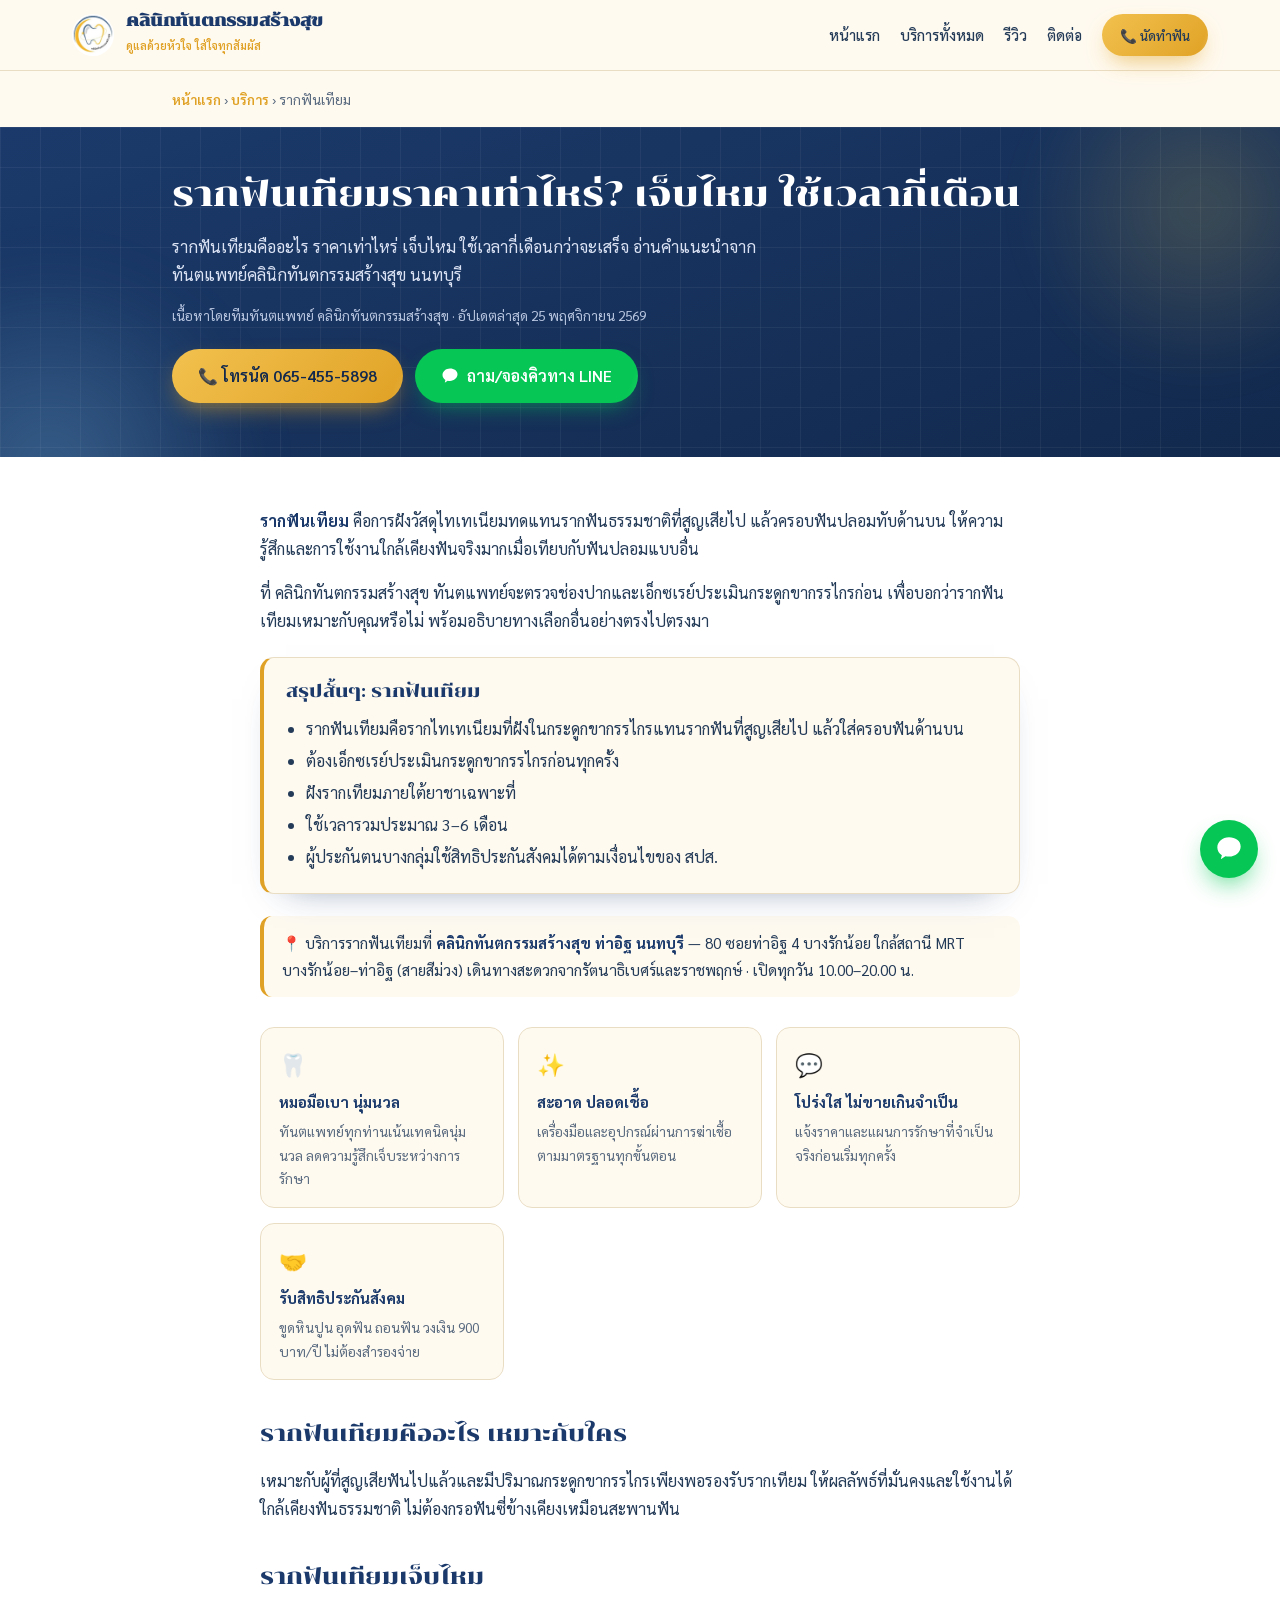
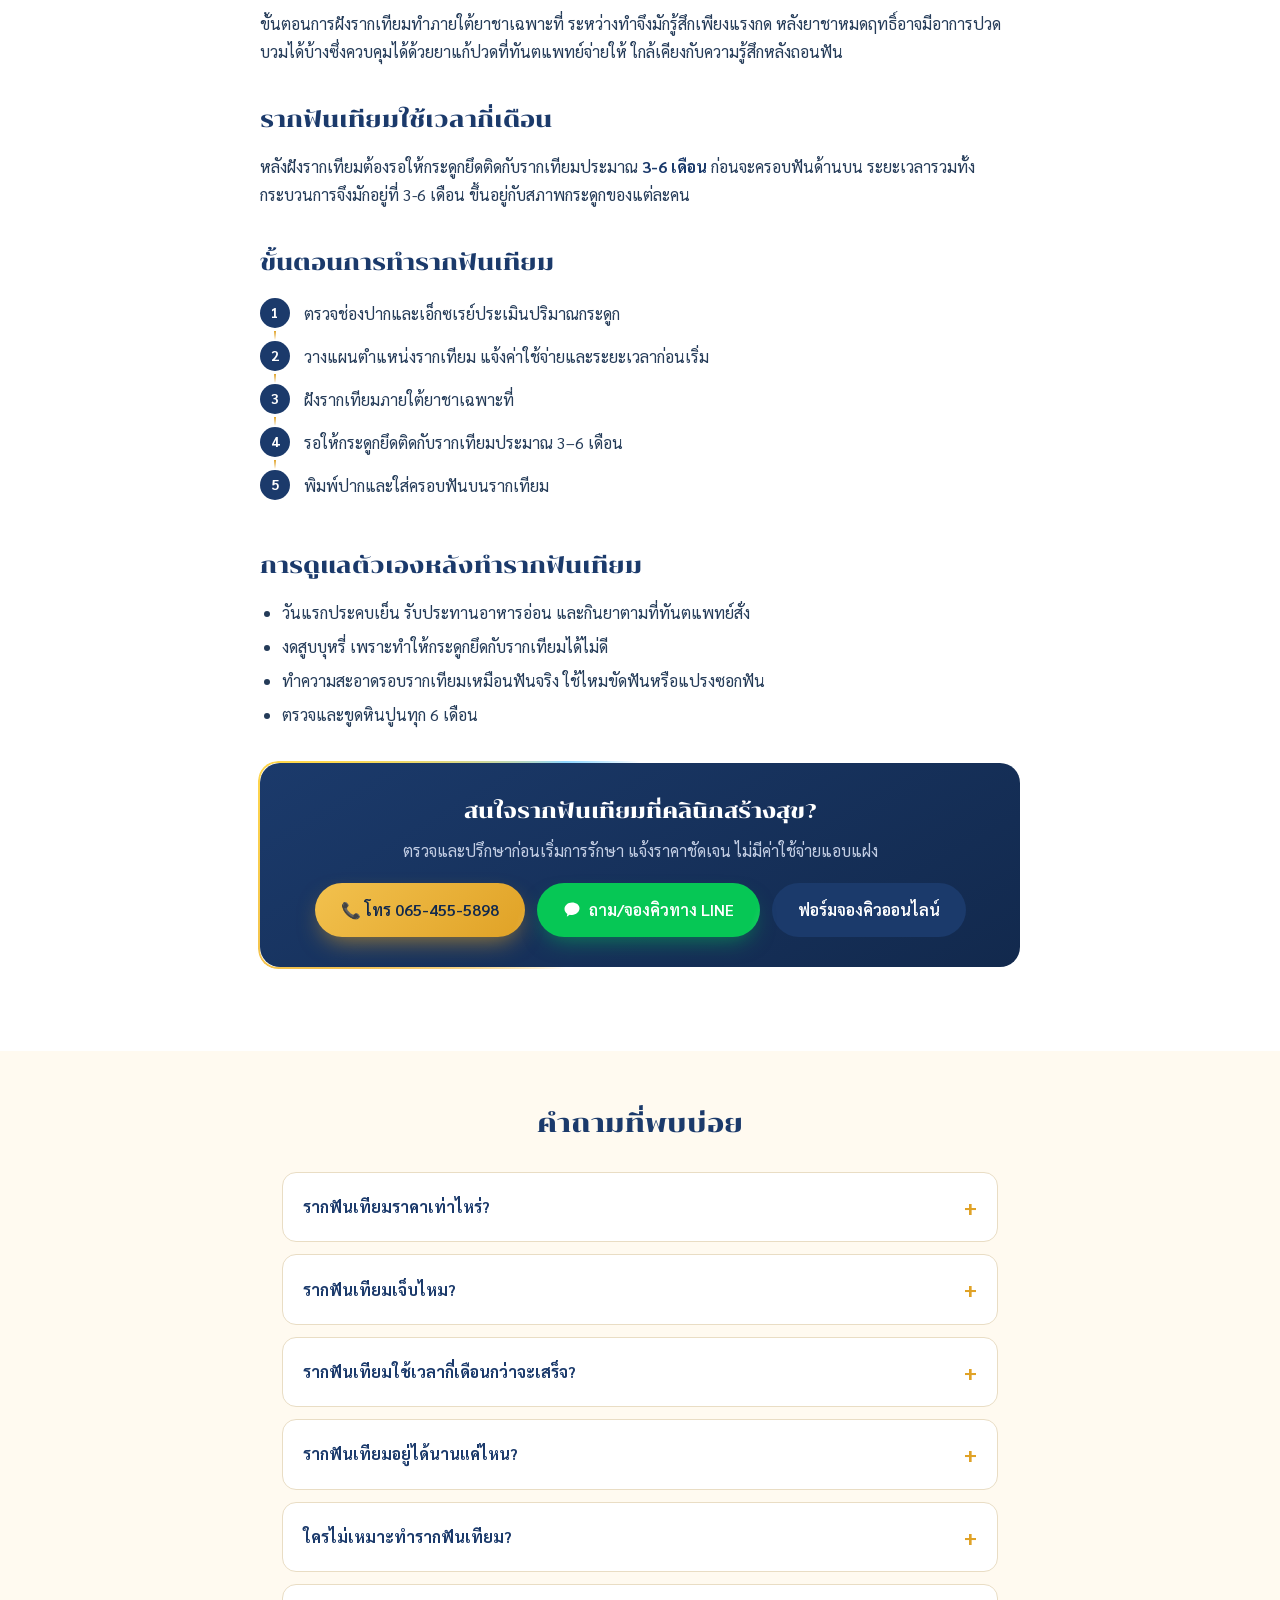
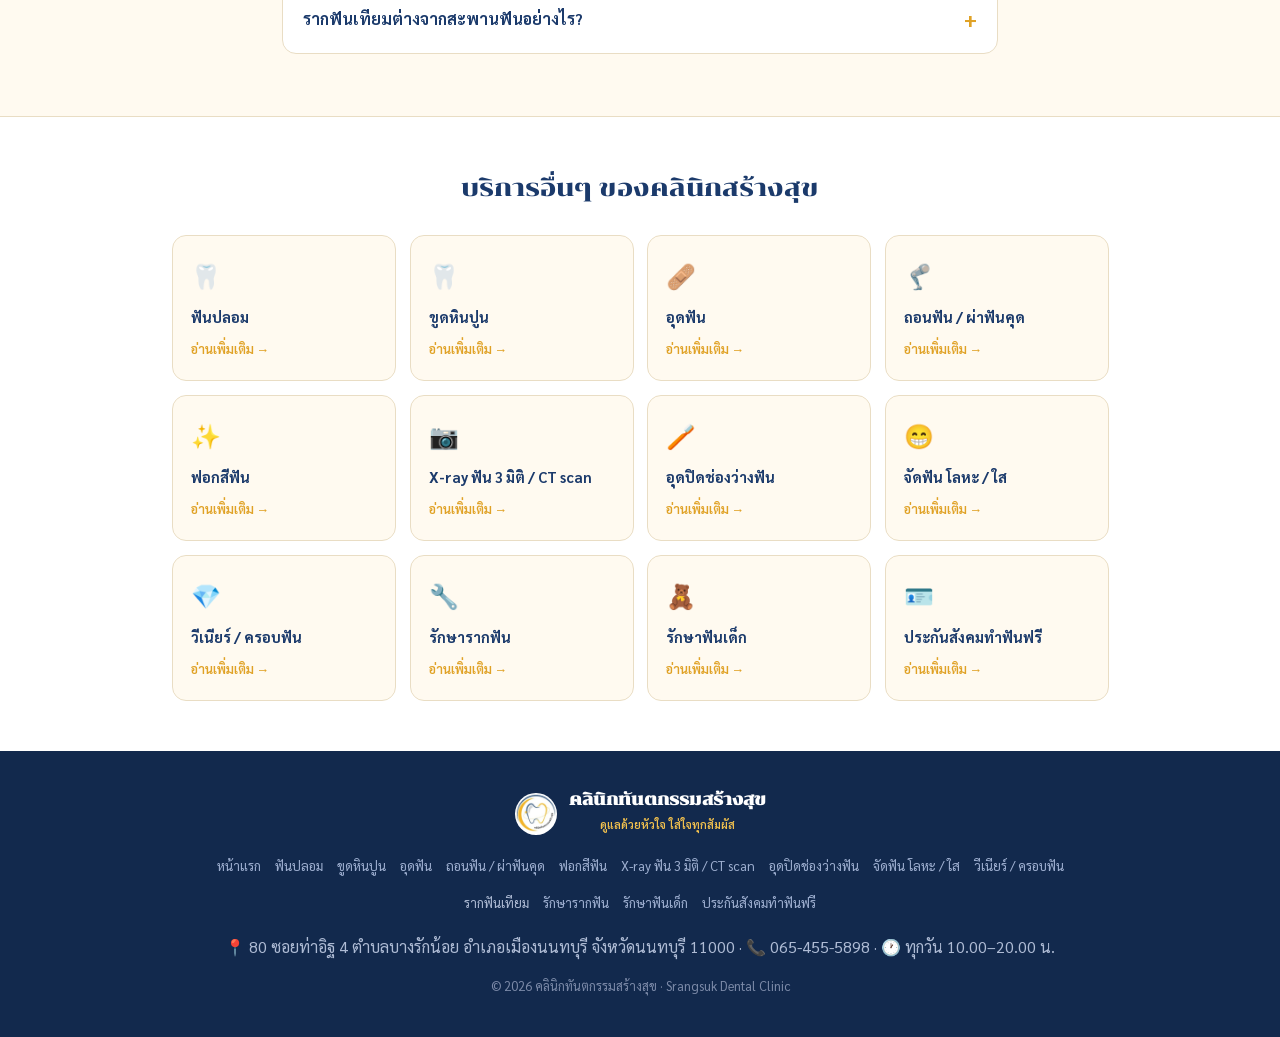
<file: services/rak-fun-tiam.html>
<!DOCTYPE html>
<html lang="th">
<head>
<meta charset="UTF-8">
<meta name="viewport" content="width=device-width, initial-scale=1.0">
<title>รากฟันเทียม ท่าอิฐ นนทบุรี ราคา เจ็บไหม | คลินิกทันตกรรมสร้างสุข</title>
<meta name="description" content="รากฟันเทียมคืออะไร ราคาเท่าไหร่ เจ็บไหม ใช้เวลากี่เดือนกว่าจะเสร็จ อ่านคำแนะนำจากทันตแพทย์คลินิกทันตกรรมสร้างสุข นนทบุรี">
<meta name="keywords" content="รากฟันเทียมราคาเท่าไหร่, รากฟันเทียมเจ็บไหม, รากฟันเทียมใช้เวลากี่เดือน">
<link rel="canonical" href="https://srangsukdental.com/services/rak-fun-tiam.html">
<meta name="robots" content="index, follow, max-image-preview:large, max-snippet:-1, max-video-preview:-1">
<link rel="alternate" hreflang="th" href="https://srangsukdental.com/services/rak-fun-tiam.html">
<link rel="alternate" hreflang="x-default" href="https://srangsukdental.com/services/rak-fun-tiam.html">
<meta name="geo.region" content="TH-12">
<meta name="geo.placename" content="ท่าอิฐ, บางรักน้อย, เมืองนนทบุรี">
<meta name="twitter:title" content="รากฟันเทียม ท่าอิฐ นนทบุรี ราคา เจ็บไหม | คลินิกทันตกรรมสร้างสุข">
<meta name="twitter:description" content="รากฟันเทียมคืออะไร ราคาเท่าไหร่ เจ็บไหม ใช้เวลากี่เดือนกว่าจะเสร็จ อ่านคำแนะนำจากทันตแพทย์คลินิกทันตกรรมสร้างสุข นนทบุรี">
<meta property="article:published_time" content="2025-01-01">
<meta property="article:modified_time" content="2026-11-25">
<meta property="og:type" content="article">
<meta property="og:title" content="รากฟันเทียม ท่าอิฐ นนทบุรี ราคา เจ็บไหม | คลินิกทันตกรรมสร้างสุข">
<meta property="og:description" content="รากฟันเทียมคืออะไร ราคาเท่าไหร่ เจ็บไหม ใช้เวลากี่เดือนกว่าจะเสร็จ อ่านคำแนะนำจากทันตแพทย์คลินิกทันตกรรมสร้างสุข นนทบุรี">
<meta property="og:url" content="https://srangsukdental.com/services/rak-fun-tiam.html">
<meta property="og:site_name" content="คลินิกทันตกรรมสร้างสุข">
<meta name="twitter:card" content="summary_large_image">
<meta property="og:image" content="https://srangsukdental.com/assets/brand/og-image.jpg">
<meta property="og:image:width" content="1200">
<meta property="og:image:height" content="630">
<meta property="og:image:alt" content="คลินิกทันตกรรมสร้างสุข ท่าอิฐ นนทบุรี">
<meta property="og:locale" content="th_TH">
<meta name="theme-color" content="#1b3a6b">
<link rel="icon" type="image/png" sizes="32x32" href="/assets/brand/favicon-32.png">
<link rel="apple-touch-icon" href="/assets/brand/icon-180.png">
<link rel="manifest" href="/site.webmanifest">
<link rel="preconnect" href="https://fonts.googleapis.com">
<link rel="preconnect" href="https://fonts.gstatic.com" crossorigin>
<link href="https://fonts.googleapis.com/css2?family=Chonburi&family=Sarabun:wght@300;400;500;600;700&display=swap" rel="stylesheet">
<style>
:root{--navy:#1b3a6b;--navy-deep:#12294d;--gold:#e0a226;--gold-soft:#f2c14e;--yellow:#ffd84d;
--cream:#fffaf0;--ink:#243b58;--muted:#5a6b80;--line:#e9ddc4;--shadow:0 18px 50px -18px rgba(27,58,107,.35);}
*{margin:0;padding:0;box-sizing:border-box}
html{scroll-behavior:smooth}
body{font-family:'Sarabun',sans-serif;color:var(--ink);background:var(--cream);line-height:1.75}
h1,h2,h3,.display{font-family:'Chonburi',serif;font-weight:400}
a{text-decoration:none;color:inherit}
.wrap{max-width:980px;margin:0 auto;padding:0 22px}
b{color:var(--navy)}
.btn{display:inline-flex;align-items:center;gap:8px;padding:13px 26px;border-radius:999px;font-weight:600;font-size:1rem;cursor:pointer;border:none}
.btn-gold{background:linear-gradient(135deg,var(--gold-soft),var(--gold));color:var(--navy-deep);box-shadow:0 10px 24px -8px rgba(224,162,38,.7)}
.btn-navy{background:var(--navy);color:#fff}
header{position:sticky;top:0;z-index:50;background:rgba(255,250,240,.95);backdrop-filter:blur(10px);border-bottom:1px solid var(--line)}
nav{display:flex;align-items:center;justify-content:space-between;padding:12px 22px;max-width:1180px;margin:0 auto;flex-wrap:wrap;gap:10px}
.brand{display:flex;align-items:center;gap:12px}
.logo-mark{width:42px;height:42px;border-radius:50%;background:#fff url(/assets/brand/icon-192.png) center/cover no-repeat;flex-shrink:0;display:block}

.brand-text b{font-family:'Chonburi',serif;font-size:1.02rem;color:var(--navy);display:block;line-height:1.1}
.brand-text span{font-size:.68rem;color:var(--gold);font-weight:600}
.menu{display:flex;gap:20px;align-items:center;flex-wrap:wrap}
.menu a{font-weight:500;font-size:.92rem;color:var(--ink)}
.menu .btn{padding:9px 18px;font-size:.86rem}
.breadcrumb{display:block;font-size:.86rem;color:var(--muted);padding:16px 22px;max-width:980px;margin:0 auto}
.breadcrumb a{color:var(--gold);font-weight:600}
.hero-page{background:linear-gradient(160deg,var(--navy),var(--navy-deep));color:#fff;padding:44px 22px 54px;position:relative;overflow:hidden}
.hero-page::before{content:"";position:absolute;top:-100px;right:-100px;width:360px;height:360px;border-radius:50%;background:radial-gradient(circle,rgba(255,216,77,.18),transparent 70%)}
.hero-page .wrap{position:relative;z-index:2}
.hero-page .ic{font-size:2.6rem;margin-bottom:10px}
.hero-page h1{font-size:clamp(1.5rem,3.6vw,2.2rem);line-height:1.35;margin-bottom:14px}
.hero-page p.lead{color:#dbe3f4;font-size:1.02rem;max-width:640px}
.hero-page .cta-row{display:flex;gap:12px;flex-wrap:wrap;margin-top:22px}
article{background:#fff;padding:50px 22px}
article .inner{max-width:760px;margin:0 auto}
article p{margin-bottom:16px;color:var(--ink)}
article h2{color:var(--navy);font-size:1.4rem;margin:34px 0 14px}
.adv-grid{display:grid;grid-template-columns:repeat(auto-fit,minmax(210px,1fr));gap:14px;margin:30px 0}
.adv{background:var(--cream);border:1px solid var(--line);border-radius:14px;padding:16px 18px}
.adv .t{font-size:1.4rem}
.adv b{display:block;color:var(--navy);font-size:.95rem;margin:6px 0 4px}
.adv p{font-size:.85rem;color:var(--muted);margin:0}
.cta-box{background:linear-gradient(150deg,var(--navy),var(--navy-deep));color:#fff;border-radius:20px;padding:30px;margin:34px 0;text-align:center}
.cta-box h3{color:#fff;font-size:1.3rem;margin-bottom:8px}
.cta-box p{color:#c3cee4;margin-bottom:18px}
.cta-box .cta-row{display:flex;gap:12px;justify-content:center;flex-wrap:wrap}
.faq{background:var(--cream);padding:50px 22px}
.faq .wrap{max-width:760px}
.faq h2{color:var(--navy);text-align:center;margin-bottom:26px;font-size:1.6rem}
details{background:#fff;border:1px solid var(--line);border-radius:14px;margin-bottom:12px;padding:16px 20px}
summary{cursor:pointer;font-weight:700;color:var(--navy);list-style:none;display:flex;justify-content:space-between;align-items:center}
summary::-webkit-details-marker{display:none}
summary::after{content:"+";font-size:1.3rem;color:var(--gold);flex-shrink:0;margin-left:12px}
details[open] summary::after{content:"−"}
details p{margin-top:12px;color:var(--muted);font-size:.95rem}
.related{background:#fff;padding:50px 22px;border-top:1px solid var(--line)}
.related h2{text-align:center;color:var(--navy);margin-bottom:26px;font-size:1.5rem}
.rel-grid{display:grid;grid-template-columns:repeat(auto-fill,minmax(200px,1fr));gap:14px;max-width:1000px;margin:0 auto}
.rel-card{background:var(--cream);border:1px solid var(--line);border-radius:14px;padding:18px;transition:.2s}
.rel-card:hover{border-color:var(--gold);transform:translateY(-3px)}
.rel-card .t{font-size:1.5rem;margin-bottom:8px}
.rel-card b{color:var(--navy);font-size:.92rem;display:block;margin-bottom:4px}
.rel-card span{color:var(--gold);font-size:.8rem;font-weight:600}
footer{background:var(--navy-deep);color:#aebbd4;padding:40px 22px;text-align:center}
footer .fsite{display:flex;flex-wrap:wrap;gap:14px;justify-content:center;max-width:900px;margin:18px auto;font-size:.82rem}
footer .fsite a{color:#9fb0d1}
footer .fsite a:hover{color:var(--yellow)}
.copy{font-size:.8rem;color:#7c8aa8;margin-top:14px}
@media(max-width:720px){.menu{display:none}}

.btn-line{background:#06c755;color:#fff;box-shadow:0 10px 22px -8px rgba(6,199,85,.55)}
.btn-line:hover{background:#05b34c}
.hero-page .ic img{width:110px;height:110px;border-radius:24px;background:#fffaf0;padding:8px;box-shadow:0 12px 30px -10px rgba(0,0,0,.4)}
.local-note{background:#fffaf0;border-left:4px solid var(--gold);border-radius:12px;padding:14px 18px;margin:22px 0;color:var(--ink);font-size:.95rem}
.fab-line{position:fixed;right:22px;bottom:22px;z-index:60;width:58px;height:58px;border-radius:50%;background:#06c755;color:#fff;display:grid;place-items:center;box-shadow:0 12px 26px -8px rgba(6,199,85,.7)}
.fab-line svg{width:28px;height:28px}
.action-bar{display:none}
@media(max-width:720px){
  .fab-line{display:none}
  .action-bar{display:grid;grid-template-columns:1fr 1.4fr 1fr;position:fixed;left:0;right:0;bottom:0;z-index:60;background:#fff;border-top:1px solid var(--line);box-shadow:0 -8px 24px -12px rgba(27,58,107,.35);padding:8px 10px calc(8px + env(safe-area-inset-bottom))}
  .action-bar a{display:flex;flex-direction:column;align-items:center;gap:2px;font-size:.78rem;font-weight:700;color:var(--navy);padding:6px 0;border-radius:12px}
  .action-bar a.ab-line{background:#06c755;color:#fff}
  body{padding-bottom:74px}
}
.tldr{background:var(--cream);border:1px solid var(--line);border-left:4px solid var(--gold);border-radius:14px;padding:18px 22px;margin:22px 0}
article .tldr h2{font-size:1.1rem;margin:0 0 8px}
.tldr ul{padding-left:20px}.tldr li{margin:4px 0}
.steps{counter-reset:s;list-style:none;padding:0;margin:10px 0 20px}
.steps li{counter-increment:s;position:relative;padding:3px 0 12px 44px}
.steps li::before{content:counter(s);position:absolute;left:0;top:1px;width:30px;height:30px;border-radius:50%;background:var(--navy);color:#fff;font-weight:700;display:flex;align-items:center;justify-content:center;font-size:.9rem}
.care{padding-left:22px;margin-bottom:16px}.care li{margin:6px 0}
.byline{margin-top:14px;font-size:.85rem;color:#b9c6e0}
</style>
<link rel="stylesheet" href="/assets/fx.css">
<script type="application/ld+json">
{
 "@context": "https://schema.org",
 "@graph": [
  {
   "@type": "Dentist",
   "@id": "https://srangsukdental.com/#clinic",
   "name": "คลินิกทันตกรรมสร้างสุข",
   "alternateName": "Srangsuk Dental Clinic",
   "url": "https://srangsukdental.com/",
   "telephone": "+66654555898",
   "address": {
    "@type": "PostalAddress",
    "streetAddress": "80 ซอยท่าอิฐ 4 ตำบลบางรักน้อย",
    "addressLocality": "อำเภอเมืองนนทบุรี",
    "addressRegion": "นนทบุรี",
    "postalCode": "11000",
    "addressCountry": "TH"
   },
   "logo": "https://srangsukdental.com/assets/brand/icon-512.png",
   "image": "https://srangsukdental.com/assets/brand/og-image.jpg",
   "sameAs": [
    "https://www.facebook.com/srangsuk.dental/",
    "https://www.instagram.com/srangsuk_dental_clinic/",
    "https://line.me/R/ti/p/@096tnjfb"
   ],
   "areaServed": [
    "ท่าอิฐ",
    "บางรักน้อย",
    "ไทรม้า",
    "บางรักพัฒนา",
    "อำเภอเมืองนนทบุรี",
    "นนทบุรี"
   ],
   "openingHours": "Mo-Su 10:00-20:00",
   "openingHoursSpecification": [
    {
     "@type": "OpeningHoursSpecification",
     "dayOfWeek": [
      "Monday",
      "Tuesday",
      "Wednesday",
      "Thursday",
      "Friday",
      "Saturday",
      "Sunday"
     ],
     "opens": "10:00",
     "closes": "20:00"
    }
   ]
  },
  {
   "@type": "WebSite",
   "@id": "https://srangsukdental.com/#website",
   "url": "https://srangsukdental.com/",
   "name": "คลินิกทันตกรรมสร้างสุข",
   "inLanguage": "th-TH",
   "publisher": {
    "@id": "https://srangsukdental.com/#clinic"
   }
  },
  {
   "@type": "MedicalWebPage",
   "@id": "https://srangsukdental.com/services/rak-fun-tiam.html#webpage",
   "url": "https://srangsukdental.com/services/rak-fun-tiam.html",
   "name": "รากฟันเทียม ท่าอิฐ นนทบุรี ราคา เจ็บไหม | คลินิกทันตกรรมสร้างสุข",
   "description": "รากฟันเทียมคืออะไร ราคาเท่าไหร่ เจ็บไหม ใช้เวลากี่เดือนกว่าจะเสร็จ อ่านคำแนะนำจากทันตแพทย์คลินิกทันตกรรมสร้างสุข นนทบุรี",
   "inLanguage": "th-TH",
   "isPartOf": {
    "@id": "https://srangsukdental.com/#website"
   },
   "breadcrumb": {
    "@id": "https://srangsukdental.com/services/rak-fun-tiam.html#breadcrumb"
   },
   "about": {
    "@id": "https://srangsukdental.com/services/rak-fun-tiam.html#procedure"
   },
   "audience": {
    "@type": "MedicalAudience",
    "audienceType": "Patient"
   },
   "datePublished": "2025-01-01",
   "dateModified": "2026-11-25",
   "lastReviewed": "2026-11-25",
   "reviewedBy": {
    "@id": "https://srangsukdental.com/#clinic"
   },
   "primaryImageOfPage": {
    "@type": "ImageObject",
    "url": "https://srangsukdental.com/assets/brand/og-image.jpg",
    "width": 1200,
    "height": 630
   }
  },
  {
   "@type": "Article",
   "@id": "https://srangsukdental.com/services/rak-fun-tiam.html#article",
   "headline": "รากฟันเทียมราคาเท่าไหร่? เจ็บไหม ใช้เวลากี่เดือน",
   "description": "รากฟันเทียมคืออะไร ราคาเท่าไหร่ เจ็บไหม ใช้เวลากี่เดือนกว่าจะเสร็จ อ่านคำแนะนำจากทันตแพทย์คลินิกทันตกรรมสร้างสุข นนทบุรี",
   "author": {
    "@id": "https://srangsukdental.com/#clinic"
   },
   "publisher": {
    "@id": "https://srangsukdental.com/#clinic"
   },
   "mainEntityOfPage": {
    "@id": "https://srangsukdental.com/services/rak-fun-tiam.html#webpage"
   },
   "datePublished": "2025-01-01",
   "dateModified": "2026-11-25",
   "inLanguage": "th-TH",
   "image": "https://srangsukdental.com/assets/brand/og-image.jpg"
  },
  {
   "@type": "MedicalProcedure",
   "@id": "https://srangsukdental.com/services/rak-fun-tiam.html#procedure",
   "name": "รากฟันเทียม",
   "description": "รากฟันเทียมคือรากไทเทเนียมที่ฝังในกระดูกขากรรไกรแทนรากฟันที่สูญเสียไป แล้วใส่ครอบฟันด้านบน",
   "howPerformed": "ตรวจช่องปากและเอ็กซเรย์ประเมินปริมาณกระดูก → วางแผนตำแหน่งรากเทียม แจ้งค่าใช้จ่ายและระยะเวลาก่อนเริ่ม → ฝังรากเทียมภายใต้ยาชาเฉพาะที่ → รอให้กระดูกยึดติดกับรากเทียมประมาณ 3–6 เดือน → พิมพ์ปากและใส่ครอบฟันบนรากเทียม",
   "url": "https://srangsukdental.com/services/rak-fun-tiam.html"
  },
  {
   "@type": "Service",
   "@id": "https://srangsukdental.com/services/rak-fun-tiam.html#service",
   "name": "รากฟันเทียม",
   "serviceType": "รากฟันเทียม",
   "description": "รากฟันเทียมคือรากไทเทเนียมที่ฝังในกระดูกขากรรไกรแทนรากฟันที่สูญเสียไป แล้วใส่ครอบฟันด้านบน",
   "url": "https://srangsukdental.com/services/rak-fun-tiam.html",
   "provider": {
    "@id": "https://srangsukdental.com/#clinic"
   },
   "areaServed": [
    "ท่าอิฐ",
    "บางรักน้อย",
    "ไทรม้า",
    "บางรักพัฒนา",
    "อำเภอเมืองนนทบุรี",
    "นนทบุรี"
   ],
   "availableChannel": {
    "@type": "ServiceChannel",
    "serviceUrl": "https://line.me/R/ti/p/@096tnjfb",
    "servicePhone": {
     "@type": "ContactPoint",
     "telephone": "+66654555898",
     "contactType": "นัดหมาย",
     "availableLanguage": "th"
    }
   }
  },
  {
   "@type": "BreadcrumbList",
   "@id": "https://srangsukdental.com/services/rak-fun-tiam.html#breadcrumb",
   "itemListElement": [
    {
     "@type": "ListItem",
     "position": 1,
     "name": "หน้าแรก",
     "item": "https://srangsukdental.com/"
    },
    {
     "@type": "ListItem",
     "position": 2,
     "name": "บริการ",
     "item": "https://srangsukdental.com/#services"
    },
    {
     "@type": "ListItem",
     "position": 3,
     "name": "รากฟันเทียม",
     "item": "https://srangsukdental.com/services/rak-fun-tiam.html"
    }
   ]
  },
  {
   "@type": "FAQPage",
   "@id": "https://srangsukdental.com/services/rak-fun-tiam.html#faq",
   "mainEntity": [
    {
     "@type": "Question",
     "name": "รากฟันเทียมราคาเท่าไหร่?",
     "acceptedAnswer": {
      "@type": "Answer",
      "text": "ราคาขึ้นอยู่กับยี่ห้อรากเทียมและความซับซ้อนของเคส เช่น ความจำเป็นในการปลูกกระดูกเสริม แนะนำให้เข้ามาตรวจและเอ็กซเรย์เพื่อประเมินราคาที่ชัดเจน ผู้ประกันตนที่ไม่มีฟันทั้งขากรรไกรและใส่ฟันปลอมถอดได้ไม่ได้ ใช้สิทธิประกันสังคมรากฟันเทียมที่คลินิกได้ตามเงื่อนไขของสำนักงานประกันสังคม ทันตแพทย์จะตรวจและแจ้งราคาให้ทราบก่อนเริ่มรักษาทุกครั้ง สอบถามเบื้องต้นได้ทาง LINE @096tnjfb หรือโทร 065-455-5898"
     }
    },
    {
     "@type": "Question",
     "name": "รากฟันเทียมเจ็บไหม?",
     "acceptedAnswer": {
      "@type": "Answer",
      "text": "ขณะฝังรากเทียมจะฉีดยาชาเฉพาะที่ จึงมักรู้สึกเพียงแรงกด หลังยาชาหมดฤทธิ์อาจปวดบวมได้บ้างซึ่งควบคุมได้ด้วยยาแก้ปวด"
     }
    },
    {
     "@type": "Question",
     "name": "รากฟันเทียมใช้เวลากี่เดือนกว่าจะเสร็จ?",
     "acceptedAnswer": {
      "@type": "Answer",
      "text": "โดยทั่วไปใช้เวลา 3-6 เดือน เพื่อรอให้กระดูกยึดติดกับรากเทียมก่อนครอบฟันด้านบน"
     }
    },
    {
     "@type": "Question",
     "name": "รากฟันเทียมอยู่ได้นานแค่ไหน?",
     "acceptedAnswer": {
      "@type": "Answer",
      "text": "หากดูแลรักษาความสะอาดดีและตรวจสุขภาพช่องปากสม่ำเสมอ รากฟันเทียมสามารถอยู่ได้นานหลายสิบปี"
     }
    },
    {
     "@type": "Question",
     "name": "ใครไม่เหมาะทำรากฟันเทียม?",
     "acceptedAnswer": {
      "@type": "Answer",
      "text": "ผู้ที่กระดูกขากรรไกรไม่พอ ผู้ที่เป็นเบาหวานที่ยังคุมไม่ได้ หรือสูบบุหรี่จัด อาจมีความเสี่ยงสูงขึ้น ทันตแพทย์จะประเมินและแจ้งให้ทราบก่อนทุกครั้ง"
     }
    },
    {
     "@type": "Question",
     "name": "รากฟันเทียมต่างจากสะพานฟันอย่างไร?",
     "acceptedAnswer": {
      "@type": "Answer",
      "text": "รากฟันเทียมไม่ต้องกรอฟันซี่ข้างเคียง และช่วยรักษากระดูกบริเวณนั้น ส่วนสะพานฟันใช้เวลาทำสั้นกว่า แต่ต้องกรอฟันซี่ข้างเคียงเพื่อเป็นหลักยึด"
     }
    }
   ]
  }
 ]
}
</script>
</head>
<body>

<header>
  <nav>
    <a class="brand" href="../index.html">
      <span class="logo-mark"></span>
      <span class="brand-text"><b>คลินิกทันตกรรมสร้างสุข</b><span>ดูแลด้วยหัวใจ ใส่ใจทุกสัมผัส</span></span>
    </a>
    <div class="menu">
      <a href="../index.html">หน้าแรก</a>
      <a href="../index.html#services">บริการทั้งหมด</a>
      <a href="../index.html#reviews">รีวิว</a>
      <a href="../index.html#contact">ติดต่อ</a>
      <a class="btn btn-gold" href="tel:0654555898">📞 นัดทำฟัน</a>
    </div>
  </nav>
</header>

<nav class="breadcrumb" aria-label="breadcrumb">
  <a href="../index.html">หน้าแรก</a> › <a href="../index.html#services">บริการ</a> › รากฟันเทียม
</nav>

<section class="hero-page">
  <div class="wrap">
    <h1>รากฟันเทียมราคาเท่าไหร่? เจ็บไหม ใช้เวลากี่เดือน</h1>
    <p class="lead">รากฟันเทียมคืออะไร ราคาเท่าไหร่ เจ็บไหม ใช้เวลากี่เดือนกว่าจะเสร็จ อ่านคำแนะนำจากทันตแพทย์คลินิกทันตกรรมสร้างสุข นนทบุรี</p>
    <p class="byline">เนื้อหาโดยทีมทันตแพทย์ คลินิกทันตกรรมสร้างสุข · อัปเดตล่าสุด 25 พฤศจิกายน 2569</p>
    <div class="cta-row">
      <a class="btn btn-gold" href="tel:0654555898">📞 โทรนัด 065-455-5898</a>
      <a class="btn btn-line" href="https://line.me/R/oaMessage/@096tnjfb/?%E0%B8%AA%E0%B8%A7%E0%B8%B1%E0%B8%AA%E0%B8%94%E0%B8%B5%E0%B8%84%E0%B8%A3%E0%B8%B1%E0%B8%9A/%E0%B8%84%E0%B9%88%E0%B8%B0%20%E0%B8%AA%E0%B8%99%E0%B9%83%E0%B8%88%E0%B8%A3%E0%B8%B2%E0%B8%81%E0%B8%9F%E0%B8%B1%E0%B8%99%E0%B9%80%E0%B8%97%E0%B8%B5%E0%B8%A2%E0%B8%A1%20%E0%B8%AD%E0%B8%A2%E0%B8%B2%E0%B8%81%E0%B8%AA%E0%B8%AD%E0%B8%9A%E0%B8%96%E0%B8%B2%E0%B8%A1/%E0%B8%88%E0%B8%AD%E0%B8%87%E0%B8%84%E0%B8%B4%E0%B8%A7%20%28%E0%B8%AA%E0%B9%88%E0%B8%87%E0%B8%88%E0%B8%B2%E0%B8%81%E0%B8%AB%E0%B8%99%E0%B9%89%E0%B8%B2%E0%B9%80%E0%B8%A7%E0%B9%87%E0%B8%9A%20%E0%B8%A3%E0%B8%B2%E0%B8%81%E0%B8%9F%E0%B8%B1%E0%B8%99%E0%B9%80%E0%B8%97%E0%B8%B5%E0%B8%A2%E0%B8%A1%29" target="_blank" rel="noopener"><svg viewBox="0 0 24 24" width="18" height="18" fill="currentColor" aria-hidden="true"><path d="M12 2C6.48 2 2 5.94 2 10.7c0 2.72 1.51 5.14 3.87 6.7-.13.86-.62 2.4-.71 2.77-.11.47.17.46.36.34.15-.1 2.4-1.63 3.37-2.29.98.2 2.01.31 3.11.31 5.52 0 10-3.94 10-8.7S17.52 2 12 2z"/></svg> ถาม/จองคิวทาง LINE</a>
    </div>
  </div>
</section>

<article>
  <div class="inner">
    <p><b>รากฟันเทียม</b> คือการฝังวัสดุไทเทเนียมทดแทนรากฟันธรรมชาติที่สูญเสียไป แล้วครอบฟันปลอมทับด้านบน ให้ความรู้สึกและการใช้งานใกล้เคียงฟันจริงมากเมื่อเทียบกับฟันปลอมแบบอื่น</p>
<p>ที่ คลินิกทันตกรรมสร้างสุข ทันตแพทย์จะตรวจช่องปากและเอ็กซเรย์ประเมินกระดูกขากรรไกรก่อน เพื่อบอกว่ารากฟันเทียมเหมาะกับคุณหรือไม่ พร้อมอธิบายทางเลือกอื่นอย่างตรงไปตรงมา</p>
    <div class="tldr"><h2>สรุปสั้นๆ: รากฟันเทียม</h2><ul><li>รากฟันเทียมคือรากไทเทเนียมที่ฝังในกระดูกขากรรไกรแทนรากฟันที่สูญเสียไป แล้วใส่ครอบฟันด้านบน</li><li>ต้องเอ็กซเรย์ประเมินกระดูกขากรรไกรก่อนทุกครั้ง</li><li>ฝังรากเทียมภายใต้ยาชาเฉพาะที่</li><li>ใช้เวลารวมประมาณ 3–6 เดือน</li><li>ผู้ประกันตนบางกลุ่มใช้สิทธิประกันสังคมได้ตามเงื่อนไขของ สปส.</li></ul></div>
    <p class="local-note">📍 บริการรากฟันเทียมที่ <b>คลินิกทันตกรรมสร้างสุข ท่าอิฐ นนทบุรี</b> — 80 ซอยท่าอิฐ 4 บางรักน้อย ใกล้สถานี MRT บางรักน้อย–ท่าอิฐ (สายสีม่วง) เดินทางสะดวกจากรัตนาธิเบศร์และราชพฤกษ์ · เปิดทุกวัน 10.00–20.00 น.</p>
    <div class="adv-grid">
      <div class="adv"><div class="t">🦷</div><b>หมอมือเบา นุ่มนวล</b><p>ทันตแพทย์ทุกท่านเน้นเทคนิคนุ่มนวล ลดความรู้สึกเจ็บระหว่างการรักษา</p></div>
<div class="adv"><div class="t">✨</div><b>สะอาด ปลอดเชื้อ</b><p>เครื่องมือและอุปกรณ์ผ่านการฆ่าเชื้อตามมาตรฐานทุกขั้นตอน</p></div>
<div class="adv"><div class="t">💬</div><b>โปร่งใส ไม่ขายเกินจำเป็น</b><p>แจ้งราคาและแผนการรักษาที่จำเป็นจริงก่อนเริ่มทุกครั้ง</p></div>
<div class="adv"><div class="t">🤝</div><b>รับสิทธิประกันสังคม</b><p>ขูดหินปูน อุดฟัน ถอนฟัน วงเงิน 900 บาท/ปี ไม่ต้องสำรองจ่าย</p></div>
    </div>
    <h2>รากฟันเทียมคืออะไร เหมาะกับใคร</h2>
<p>เหมาะกับผู้ที่สูญเสียฟันไปแล้วและมีปริมาณกระดูกขากรรไกรเพียงพอรองรับรากเทียม ให้ผลลัพธ์ที่มั่นคงและใช้งานได้ใกล้เคียงฟันธรรมชาติ ไม่ต้องกรอฟันซี่ข้างเคียงเหมือนสะพานฟัน</p>
<h2>รากฟันเทียมเจ็บไหม</h2>
<p>ขั้นตอนการฝังรากเทียมทำภายใต้ยาชาเฉพาะที่ ระหว่างทำจึงมักรู้สึกเพียงแรงกด หลังยาชาหมดฤทธิ์อาจมีอาการปวดบวมได้บ้างซึ่งควบคุมได้ด้วยยาแก้ปวดที่ทันตแพทย์จ่ายให้ ใกล้เคียงกับความรู้สึกหลังถอนฟัน</p>
<h2>รากฟันเทียมใช้เวลากี่เดือน</h2>
<p>หลังฝังรากเทียมต้องรอให้กระดูกยึดติดกับรากเทียมประมาณ <b>3-6 เดือน</b> ก่อนจะครอบฟันด้านบน ระยะเวลารวมทั้งกระบวนการจึงมักอยู่ที่ 3-6 เดือน ขึ้นอยู่กับสภาพกระดูกของแต่ละคน</p>
    <h2>ขั้นตอนการทำรากฟันเทียม</h2>
<ol class="steps"><li>ตรวจช่องปากและเอ็กซเรย์ประเมินปริมาณกระดูก</li><li>วางแผนตำแหน่งรากเทียม แจ้งค่าใช้จ่ายและระยะเวลาก่อนเริ่ม</li><li>ฝังรากเทียมภายใต้ยาชาเฉพาะที่</li><li>รอให้กระดูกยึดติดกับรากเทียมประมาณ 3–6 เดือน</li><li>พิมพ์ปากและใส่ครอบฟันบนรากเทียม</li></ol>
<h2>การดูแลตัวเองหลังทำรากฟันเทียม</h2>
<ul class="care"><li>วันแรกประคบเย็น รับประทานอาหารอ่อน และกินยาตามที่ทันตแพทย์สั่ง</li><li>งดสูบบุหรี่ เพราะทำให้กระดูกยึดกับรากเทียมได้ไม่ดี</li><li>ทำความสะอาดรอบรากเทียมเหมือนฟันจริง ใช้ไหมขัดฟันหรือแปรงซอกฟัน</li><li>ตรวจและขูดหินปูนทุก 6 เดือน</li></ul>
    <div class="cta-box">
      <h3>สนใจรากฟันเทียมที่คลินิกสร้างสุข?</h3>
      <p>ตรวจและปรึกษาก่อนเริ่มการรักษา แจ้งราคาชัดเจน ไม่มีค่าใช้จ่ายแอบแฝง</p>
      <div class="cta-row">
        <a class="btn btn-gold" href="tel:0654555898">📞 โทร 065-455-5898</a>
        <a class="btn btn-line" href="https://line.me/R/oaMessage/@096tnjfb/?%E0%B8%AA%E0%B8%A7%E0%B8%B1%E0%B8%AA%E0%B8%94%E0%B8%B5%E0%B8%84%E0%B8%A3%E0%B8%B1%E0%B8%9A/%E0%B8%84%E0%B9%88%E0%B8%B0%20%E0%B8%AA%E0%B8%99%E0%B9%83%E0%B8%88%E0%B8%A3%E0%B8%B2%E0%B8%81%E0%B8%9F%E0%B8%B1%E0%B8%99%E0%B9%80%E0%B8%97%E0%B8%B5%E0%B8%A2%E0%B8%A1%20%E0%B8%AD%E0%B8%A2%E0%B8%B2%E0%B8%81%E0%B8%AA%E0%B8%AD%E0%B8%9A%E0%B8%96%E0%B8%B2%E0%B8%A1/%E0%B8%88%E0%B8%AD%E0%B8%87%E0%B8%84%E0%B8%B4%E0%B8%A7%20%28%E0%B8%AA%E0%B9%88%E0%B8%87%E0%B8%88%E0%B8%B2%E0%B8%81%E0%B8%AB%E0%B8%99%E0%B9%89%E0%B8%B2%E0%B9%80%E0%B8%A7%E0%B9%87%E0%B8%9A%20%E0%B8%A3%E0%B8%B2%E0%B8%81%E0%B8%9F%E0%B8%B1%E0%B8%99%E0%B9%80%E0%B8%97%E0%B8%B5%E0%B8%A2%E0%B8%A1%29" target="_blank" rel="noopener"><svg viewBox="0 0 24 24" width="18" height="18" fill="currentColor" aria-hidden="true"><path d="M12 2C6.48 2 2 5.94 2 10.7c0 2.72 1.51 5.14 3.87 6.7-.13.86-.62 2.4-.71 2.77-.11.47.17.46.36.34.15-.1 2.4-1.63 3.37-2.29.98.2 2.01.31 3.11.31 5.52 0 10-3.94 10-8.7S17.52 2 12 2z"/></svg> ถาม/จองคิวทาง LINE</a>
        <a class="btn btn-navy" href="../index.html#booking">ฟอร์มจองคิวออนไลน์</a>
      </div>
    </div>
  </div>
</article>

<section class="faq">
  <div class="wrap">
    <h2>คำถามที่พบบ่อย</h2>
    <details><summary>รากฟันเทียมราคาเท่าไหร่?</summary><p>ราคาขึ้นอยู่กับยี่ห้อรากเทียมและความซับซ้อนของเคส เช่น ความจำเป็นในการปลูกกระดูกเสริม แนะนำให้เข้ามาตรวจและเอ็กซเรย์เพื่อประเมินราคาที่ชัดเจน ผู้ประกันตนที่ไม่มีฟันทั้งขากรรไกรและใส่ฟันปลอมถอดได้ไม่ได้ ใช้สิทธิประกันสังคมรากฟันเทียมที่คลินิกได้ตามเงื่อนไขของสำนักงานประกันสังคม ทันตแพทย์จะตรวจและแจ้งราคาให้ทราบก่อนเริ่มรักษาทุกครั้ง สอบถามเบื้องต้นได้ทาง LINE @096tnjfb หรือโทร 065-455-5898</p></details>
<details><summary>รากฟันเทียมเจ็บไหม?</summary><p>ขณะฝังรากเทียมจะฉีดยาชาเฉพาะที่ จึงมักรู้สึกเพียงแรงกด หลังยาชาหมดฤทธิ์อาจปวดบวมได้บ้างซึ่งควบคุมได้ด้วยยาแก้ปวด</p></details>
<details><summary>รากฟันเทียมใช้เวลากี่เดือนกว่าจะเสร็จ?</summary><p>โดยทั่วไปใช้เวลา 3-6 เดือน เพื่อรอให้กระดูกยึดติดกับรากเทียมก่อนครอบฟันด้านบน</p></details>
<details><summary>รากฟันเทียมอยู่ได้นานแค่ไหน?</summary><p>หากดูแลรักษาความสะอาดดีและตรวจสุขภาพช่องปากสม่ำเสมอ รากฟันเทียมสามารถอยู่ได้นานหลายสิบปี</p></details>
<details><summary>ใครไม่เหมาะทำรากฟันเทียม?</summary><p>ผู้ที่กระดูกขากรรไกรไม่พอ ผู้ที่เป็นเบาหวานที่ยังคุมไม่ได้ หรือสูบบุหรี่จัด อาจมีความเสี่ยงสูงขึ้น ทันตแพทย์จะประเมินและแจ้งให้ทราบก่อนทุกครั้ง</p></details>
<details><summary>รากฟันเทียมต่างจากสะพานฟันอย่างไร?</summary><p>รากฟันเทียมไม่ต้องกรอฟันซี่ข้างเคียง และช่วยรักษากระดูกบริเวณนั้น ส่วนสะพานฟันใช้เวลาทำสั้นกว่า แต่ต้องกรอฟันซี่ข้างเคียงเพื่อเป็นหลักยึด</p></details>
  </div>
</section>


<section class="related">
  <div class="wrap">
    <h2>บริการอื่นๆ ของคลินิกสร้างสุข</h2>
    <div class="rel-grid">
      <a class="rel-card" href="fun-plom.html"><div class="t">🦷</div><b>ฟันปลอม</b><span>อ่านเพิ่มเติม →</span></a>
<a class="rel-card" href="khud-hin-pun.html"><div class="t">🦷</div><b>ขูดหินปูน</b><span>อ่านเพิ่มเติม →</span></a>
<a class="rel-card" href="ud-fun.html"><div class="t">🩹</div><b>อุดฟัน</b><span>อ่านเพิ่มเติม →</span></a>
<a class="rel-card" href="thon-fun-pha-fun-khud.html"><div class="t">🦿</div><b>ถอนฟัน / ผ่าฟันคุด</b><span>อ่านเพิ่มเติม →</span></a>
<a class="rel-card" href="fok-si-fun.html"><div class="t">✨</div><b>ฟอกสีฟัน</b><span>อ่านเพิ่มเติม →</span></a>
<a class="rel-card" href="xray-3d-ct-scan.html"><div class="t">📷</div><b>X-ray ฟัน 3 มิติ / CT scan</b><span>อ่านเพิ่มเติม →</span></a>
<a class="rel-card" href="ud-pid-chong-wang-fun.html"><div class="t">🪥</div><b>อุดปิดช่องว่างฟัน</b><span>อ่านเพิ่มเติม →</span></a>
<a class="rel-card" href="jad-fun.html"><div class="t">😁</div><b>จัดฟัน โลหะ / ใส</b><span>อ่านเพิ่มเติม →</span></a>
<a class="rel-card" href="veneer-krob-fun.html"><div class="t">💎</div><b>วีเนียร์ / ครอบฟัน</b><span>อ่านเพิ่มเติม →</span></a>
<a class="rel-card" href="raksa-rak-fun.html"><div class="t">🔧</div><b>รักษารากฟัน</b><span>อ่านเพิ่มเติม →</span></a>
<a class="rel-card" href="raksa-fun-dek.html"><div class="t">🧸</div><b>รักษาฟันเด็ก</b><span>อ่านเพิ่มเติม →</span></a>
<a class="rel-card" href="prakan-sangkhom-tham-fun-free.html"><div class="t">🪪</div><b>ประกันสังคมทำฟันฟรี</b><span>อ่านเพิ่มเติม →</span></a>
    </div>
  </div>
</section>

<footer>
  <div class="wrap">
    <div class="brand" style="justify-content:center;margin-bottom:10px">
      <span class="logo-mark"></span>
      <span class="brand-text"><b style="color:#fff">คลินิกทันตกรรมสร้างสุข</b><span style="color:var(--gold-soft)">ดูแลด้วยหัวใจ ใส่ใจทุกสัมผัส</span></span>
    </div>
    <div class="fsite">
      <a href="../index.html">หน้าแรก</a><a href="fun-plom.html">ฟันปลอม</a><a href="khud-hin-pun.html">ขูดหินปูน</a><a href="ud-fun.html">อุดฟัน</a><a href="thon-fun-pha-fun-khud.html">ถอนฟัน / ผ่าฟันคุด</a><a href="fok-si-fun.html">ฟอกสีฟัน</a><a href="xray-3d-ct-scan.html">X-ray ฟัน 3 มิติ / CT scan</a><a href="ud-pid-chong-wang-fun.html">อุดปิดช่องว่างฟัน</a><a href="jad-fun.html">จัดฟัน โลหะ / ใส</a><a href="veneer-krob-fun.html">วีเนียร์ / ครอบฟัน</a><span>รากฟันเทียม</span><a href="raksa-rak-fun.html">รักษารากฟัน</a><a href="raksa-fun-dek.html">รักษาฟันเด็ก</a><a href="prakan-sangkhom-tham-fun-free.html">ประกันสังคมทำฟันฟรี</a>
    </div>
    <p>📍 80 ซอยท่าอิฐ 4 ตำบลบางรักน้อย อำเภอเมืองนนทบุรี จังหวัดนนทบุรี 11000 · 📞 065-455-5898 · 🕐 ทุกวัน 10.00–20.00 น.</p>
    <p class="copy">© 2026 คลินิกทันตกรรมสร้างสุข · Srangsuk Dental Clinic</p>
  </div>
</footer>

<a class="fab-line" href="https://line.me/R/ti/p/@096tnjfb" target="_blank" rel="noopener" aria-label="แชท LINE"><svg viewBox="0 0 24 24" width="18" height="18" fill="currentColor" aria-hidden="true"><path d="M12 2C6.48 2 2 5.94 2 10.7c0 2.72 1.51 5.14 3.87 6.7-.13.86-.62 2.4-.71 2.77-.11.47.17.46.36.34.15-.1 2.4-1.63 3.37-2.29.98.2 2.01.31 3.11.31 5.52 0 10-3.94 10-8.7S17.52 2 12 2z"/></svg></a>
<nav class="action-bar" aria-label="ติดต่อด่วน">
  <a href="tel:0654555898">📞<span>โทร</span></a>
  <a class="ab-line" href="https://line.me/R/oaMessage/@096tnjfb/?%E0%B8%AA%E0%B8%A7%E0%B8%B1%E0%B8%AA%E0%B8%94%E0%B8%B5%E0%B8%84%E0%B8%A3%E0%B8%B1%E0%B8%9A/%E0%B8%84%E0%B9%88%E0%B8%B0%20%E0%B8%AA%E0%B8%99%E0%B9%83%E0%B8%88%E0%B8%A3%E0%B8%B2%E0%B8%81%E0%B8%9F%E0%B8%B1%E0%B8%99%E0%B9%80%E0%B8%97%E0%B8%B5%E0%B8%A2%E0%B8%A1%20%E0%B8%AD%E0%B8%A2%E0%B8%B2%E0%B8%81%E0%B8%AA%E0%B8%AD%E0%B8%9A%E0%B8%96%E0%B8%B2%E0%B8%A1/%E0%B8%88%E0%B8%AD%E0%B8%87%E0%B8%84%E0%B8%B4%E0%B8%A7%20%28%E0%B8%AA%E0%B9%88%E0%B8%87%E0%B8%88%E0%B8%B2%E0%B8%81%E0%B8%AB%E0%B8%99%E0%B9%89%E0%B8%B2%E0%B9%80%E0%B8%A7%E0%B9%87%E0%B8%9A%20%E0%B8%A3%E0%B8%B2%E0%B8%81%E0%B8%9F%E0%B8%B1%E0%B8%99%E0%B9%80%E0%B8%97%E0%B8%B5%E0%B8%A2%E0%B8%A1%29" target="_blank" rel="noopener">💬<span>จองคิวทาง LINE</span></a>
  <a href="../index.html#services">🦷<span>บริการอื่น</span></a>
</nav>
<script src="/assets/fx.js" defer></script>
</body>
</html>
</file>
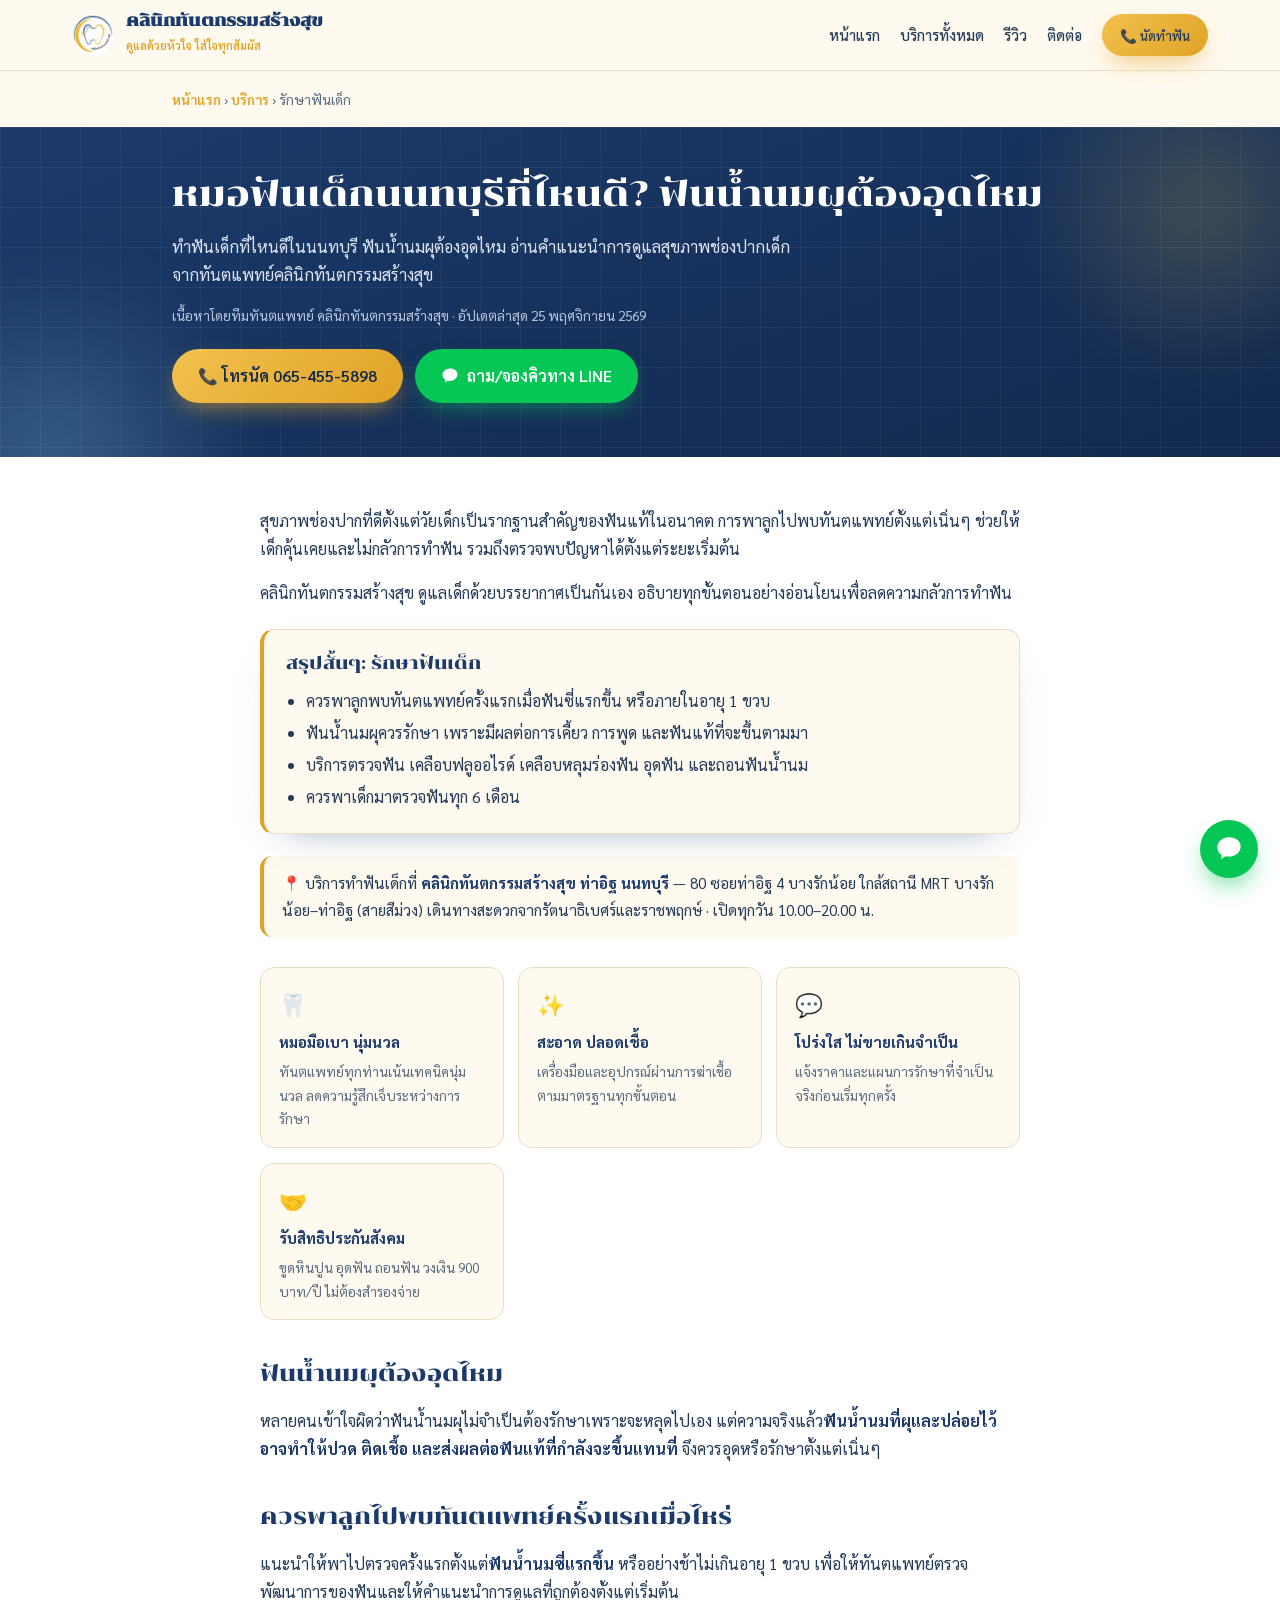
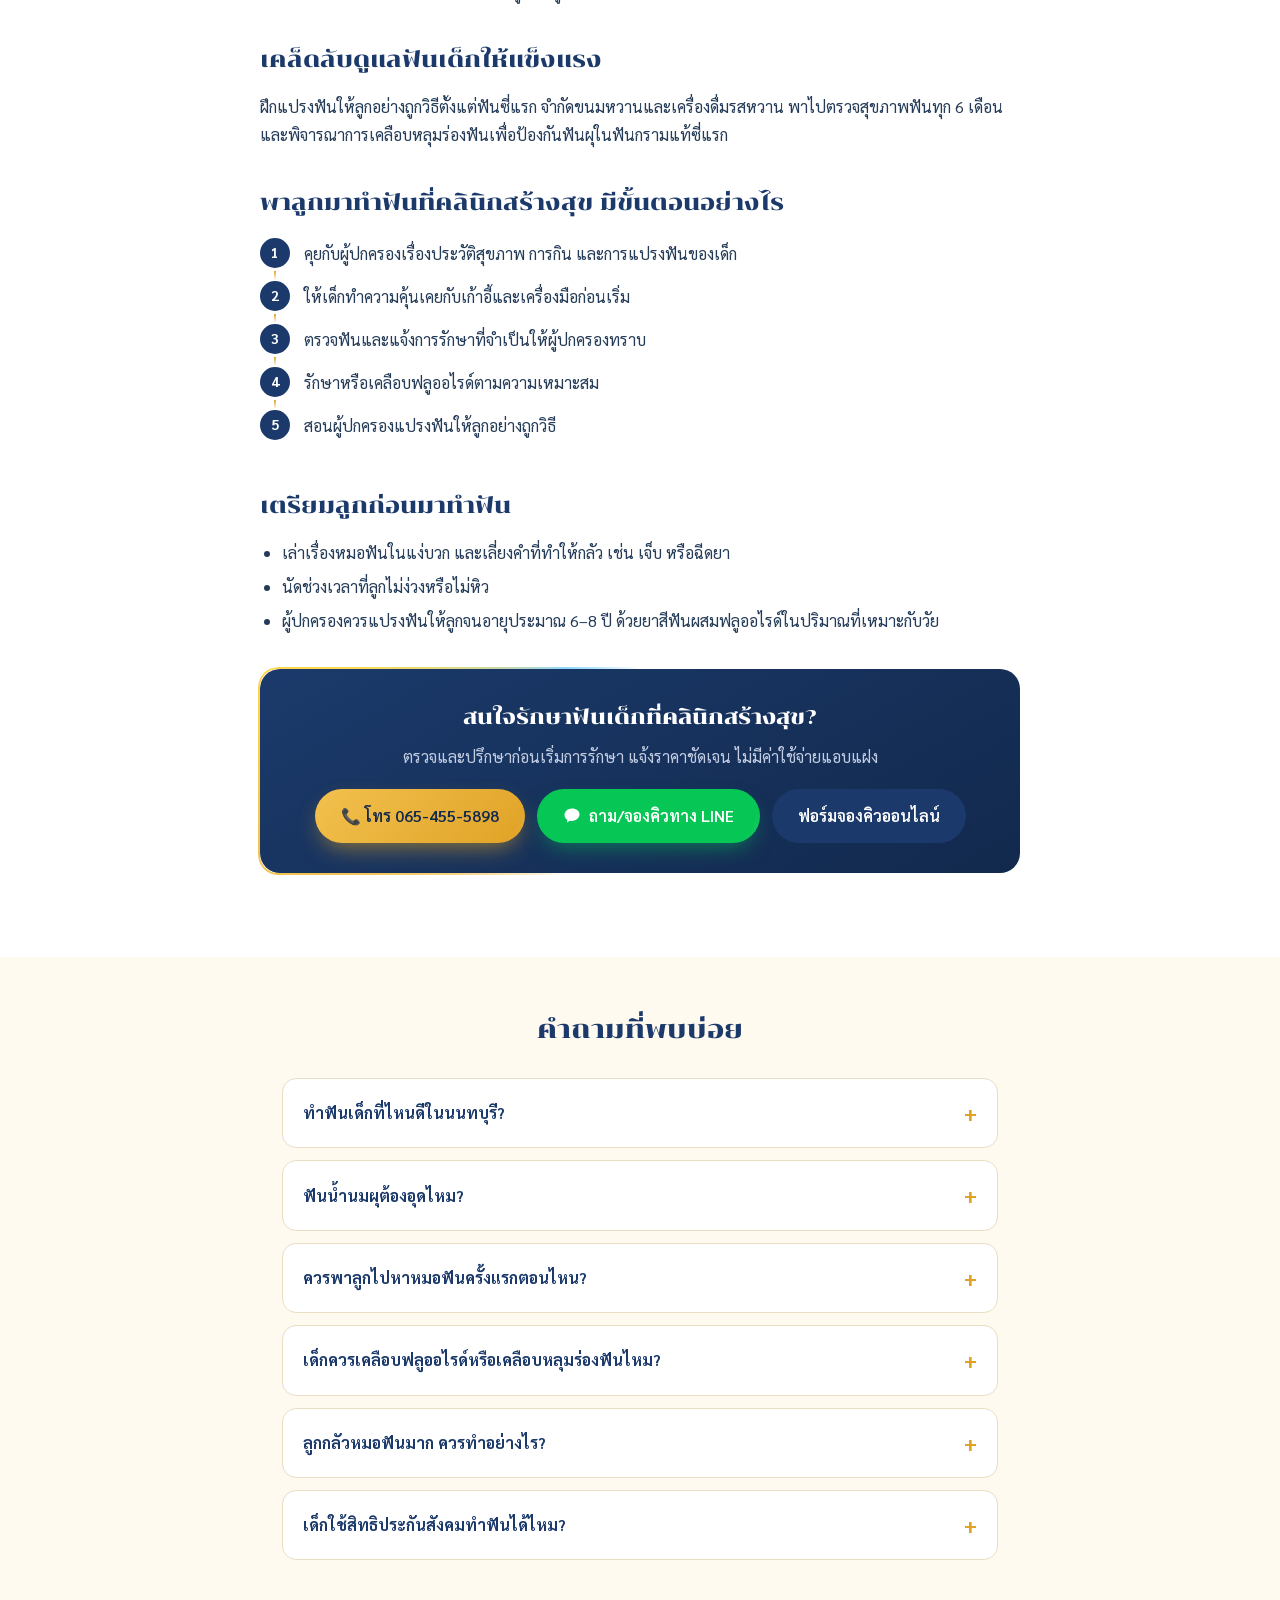
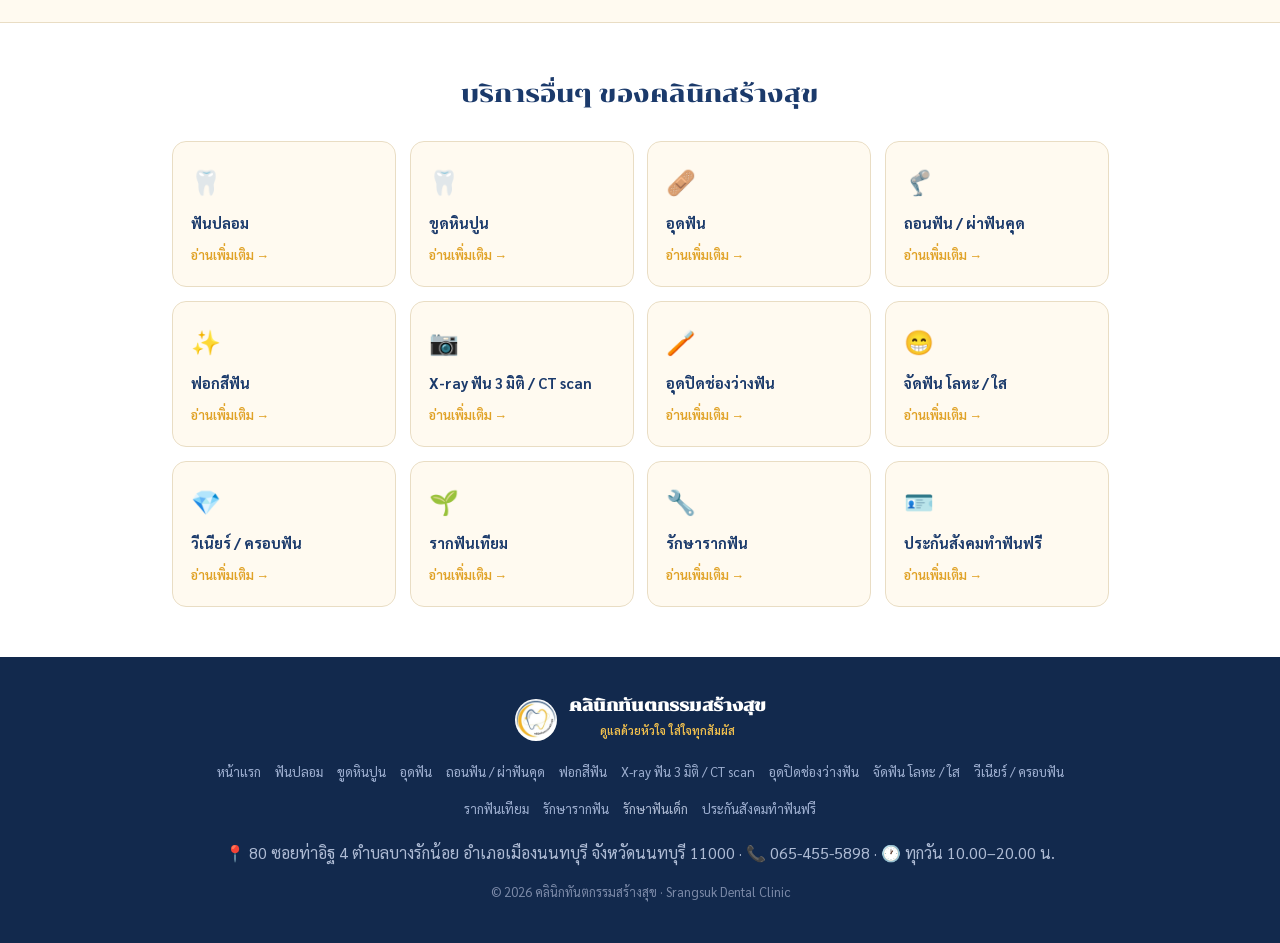
<file: services/raksa-fun-dek.html>
<!DOCTYPE html>
<html lang="th">
<head>
<meta charset="UTF-8">
<meta name="viewport" content="width=device-width, initial-scale=1.0">
<title>หมอฟันเด็ก ท่าอิฐ นนทบุรี ทำฟันเด็ก | คลินิกทันตกรรมสร้างสุข</title>
<meta name="description" content="ทำฟันเด็กที่ไหนดีในนนทบุรี ฟันน้ำนมผุต้องอุดไหม อ่านคำแนะนำการดูแลสุขภาพช่องปากเด็กจากทันตแพทย์คลินิกทันตกรรมสร้างสุข">
<meta name="keywords" content="หมอฟันเด็กนนทบุรี, ฟันน้ำนมผุต้องอุดไหม">
<link rel="canonical" href="https://srangsukdental.com/services/raksa-fun-dek.html">
<meta name="robots" content="index, follow, max-image-preview:large, max-snippet:-1, max-video-preview:-1">
<link rel="alternate" hreflang="th" href="https://srangsukdental.com/services/raksa-fun-dek.html">
<link rel="alternate" hreflang="x-default" href="https://srangsukdental.com/services/raksa-fun-dek.html">
<meta name="geo.region" content="TH-12">
<meta name="geo.placename" content="ท่าอิฐ, บางรักน้อย, เมืองนนทบุรี">
<meta name="twitter:title" content="หมอฟันเด็ก ท่าอิฐ นนทบุรี ทำฟันเด็ก | คลินิกทันตกรรมสร้างสุข">
<meta name="twitter:description" content="ทำฟันเด็กที่ไหนดีในนนทบุรี ฟันน้ำนมผุต้องอุดไหม อ่านคำแนะนำการดูแลสุขภาพช่องปากเด็กจากทันตแพทย์คลินิกทันตกรรมสร้างสุข">
<meta property="article:published_time" content="2025-01-01">
<meta property="article:modified_time" content="2026-11-25">
<meta property="og:type" content="article">
<meta property="og:title" content="หมอฟันเด็ก ท่าอิฐ นนทบุรี ทำฟันเด็ก | คลินิกทันตกรรมสร้างสุข">
<meta property="og:description" content="ทำฟันเด็กที่ไหนดีในนนทบุรี ฟันน้ำนมผุต้องอุดไหม อ่านคำแนะนำการดูแลสุขภาพช่องปากเด็กจากทันตแพทย์คลินิกทันตกรรมสร้างสุข">
<meta property="og:url" content="https://srangsukdental.com/services/raksa-fun-dek.html">
<meta property="og:site_name" content="คลินิกทันตกรรมสร้างสุข">
<meta name="twitter:card" content="summary_large_image">
<meta property="og:image" content="https://srangsukdental.com/assets/brand/og-image.jpg">
<meta property="og:image:width" content="1200">
<meta property="og:image:height" content="630">
<meta property="og:image:alt" content="คลินิกทันตกรรมสร้างสุข ท่าอิฐ นนทบุรี">
<meta property="og:locale" content="th_TH">
<meta name="theme-color" content="#1b3a6b">
<link rel="icon" type="image/png" sizes="32x32" href="/assets/brand/favicon-32.png">
<link rel="apple-touch-icon" href="/assets/brand/icon-180.png">
<link rel="manifest" href="/site.webmanifest">
<link rel="preconnect" href="https://fonts.googleapis.com">
<link rel="preconnect" href="https://fonts.gstatic.com" crossorigin>
<link href="https://fonts.googleapis.com/css2?family=Chonburi&family=Sarabun:wght@300;400;500;600;700&display=swap" rel="stylesheet">
<style>
:root{--navy:#1b3a6b;--navy-deep:#12294d;--gold:#e0a226;--gold-soft:#f2c14e;--yellow:#ffd84d;
--cream:#fffaf0;--ink:#243b58;--muted:#5a6b80;--line:#e9ddc4;--shadow:0 18px 50px -18px rgba(27,58,107,.35);}
*{margin:0;padding:0;box-sizing:border-box}
html{scroll-behavior:smooth}
body{font-family:'Sarabun',sans-serif;color:var(--ink);background:var(--cream);line-height:1.75}
h1,h2,h3,.display{font-family:'Chonburi',serif;font-weight:400}
a{text-decoration:none;color:inherit}
.wrap{max-width:980px;margin:0 auto;padding:0 22px}
b{color:var(--navy)}
.btn{display:inline-flex;align-items:center;gap:8px;padding:13px 26px;border-radius:999px;font-weight:600;font-size:1rem;cursor:pointer;border:none}
.btn-gold{background:linear-gradient(135deg,var(--gold-soft),var(--gold));color:var(--navy-deep);box-shadow:0 10px 24px -8px rgba(224,162,38,.7)}
.btn-navy{background:var(--navy);color:#fff}
header{position:sticky;top:0;z-index:50;background:rgba(255,250,240,.95);backdrop-filter:blur(10px);border-bottom:1px solid var(--line)}
nav{display:flex;align-items:center;justify-content:space-between;padding:12px 22px;max-width:1180px;margin:0 auto;flex-wrap:wrap;gap:10px}
.brand{display:flex;align-items:center;gap:12px}
.logo-mark{width:42px;height:42px;border-radius:50%;background:#fff url(/assets/brand/icon-192.png) center/cover no-repeat;flex-shrink:0;display:block}

.brand-text b{font-family:'Chonburi',serif;font-size:1.02rem;color:var(--navy);display:block;line-height:1.1}
.brand-text span{font-size:.68rem;color:var(--gold);font-weight:600}
.menu{display:flex;gap:20px;align-items:center;flex-wrap:wrap}
.menu a{font-weight:500;font-size:.92rem;color:var(--ink)}
.menu .btn{padding:9px 18px;font-size:.86rem}
.breadcrumb{display:block;font-size:.86rem;color:var(--muted);padding:16px 22px;max-width:980px;margin:0 auto}
.breadcrumb a{color:var(--gold);font-weight:600}
.hero-page{background:linear-gradient(160deg,var(--navy),var(--navy-deep));color:#fff;padding:44px 22px 54px;position:relative;overflow:hidden}
.hero-page::before{content:"";position:absolute;top:-100px;right:-100px;width:360px;height:360px;border-radius:50%;background:radial-gradient(circle,rgba(255,216,77,.18),transparent 70%)}
.hero-page .wrap{position:relative;z-index:2}
.hero-page .ic{font-size:2.6rem;margin-bottom:10px}
.hero-page h1{font-size:clamp(1.5rem,3.6vw,2.2rem);line-height:1.35;margin-bottom:14px}
.hero-page p.lead{color:#dbe3f4;font-size:1.02rem;max-width:640px}
.hero-page .cta-row{display:flex;gap:12px;flex-wrap:wrap;margin-top:22px}
article{background:#fff;padding:50px 22px}
article .inner{max-width:760px;margin:0 auto}
article p{margin-bottom:16px;color:var(--ink)}
article h2{color:var(--navy);font-size:1.4rem;margin:34px 0 14px}
.adv-grid{display:grid;grid-template-columns:repeat(auto-fit,minmax(210px,1fr));gap:14px;margin:30px 0}
.adv{background:var(--cream);border:1px solid var(--line);border-radius:14px;padding:16px 18px}
.adv .t{font-size:1.4rem}
.adv b{display:block;color:var(--navy);font-size:.95rem;margin:6px 0 4px}
.adv p{font-size:.85rem;color:var(--muted);margin:0}
.cta-box{background:linear-gradient(150deg,var(--navy),var(--navy-deep));color:#fff;border-radius:20px;padding:30px;margin:34px 0;text-align:center}
.cta-box h3{color:#fff;font-size:1.3rem;margin-bottom:8px}
.cta-box p{color:#c3cee4;margin-bottom:18px}
.cta-box .cta-row{display:flex;gap:12px;justify-content:center;flex-wrap:wrap}
.faq{background:var(--cream);padding:50px 22px}
.faq .wrap{max-width:760px}
.faq h2{color:var(--navy);text-align:center;margin-bottom:26px;font-size:1.6rem}
details{background:#fff;border:1px solid var(--line);border-radius:14px;margin-bottom:12px;padding:16px 20px}
summary{cursor:pointer;font-weight:700;color:var(--navy);list-style:none;display:flex;justify-content:space-between;align-items:center}
summary::-webkit-details-marker{display:none}
summary::after{content:"+";font-size:1.3rem;color:var(--gold);flex-shrink:0;margin-left:12px}
details[open] summary::after{content:"−"}
details p{margin-top:12px;color:var(--muted);font-size:.95rem}
.related{background:#fff;padding:50px 22px;border-top:1px solid var(--line)}
.related h2{text-align:center;color:var(--navy);margin-bottom:26px;font-size:1.5rem}
.rel-grid{display:grid;grid-template-columns:repeat(auto-fill,minmax(200px,1fr));gap:14px;max-width:1000px;margin:0 auto}
.rel-card{background:var(--cream);border:1px solid var(--line);border-radius:14px;padding:18px;transition:.2s}
.rel-card:hover{border-color:var(--gold);transform:translateY(-3px)}
.rel-card .t{font-size:1.5rem;margin-bottom:8px}
.rel-card b{color:var(--navy);font-size:.92rem;display:block;margin-bottom:4px}
.rel-card span{color:var(--gold);font-size:.8rem;font-weight:600}
footer{background:var(--navy-deep);color:#aebbd4;padding:40px 22px;text-align:center}
footer .fsite{display:flex;flex-wrap:wrap;gap:14px;justify-content:center;max-width:900px;margin:18px auto;font-size:.82rem}
footer .fsite a{color:#9fb0d1}
footer .fsite a:hover{color:var(--yellow)}
.copy{font-size:.8rem;color:#7c8aa8;margin-top:14px}
@media(max-width:720px){.menu{display:none}}

.btn-line{background:#06c755;color:#fff;box-shadow:0 10px 22px -8px rgba(6,199,85,.55)}
.btn-line:hover{background:#05b34c}
.hero-page .ic img{width:110px;height:110px;border-radius:24px;background:#fffaf0;padding:8px;box-shadow:0 12px 30px -10px rgba(0,0,0,.4)}
.local-note{background:#fffaf0;border-left:4px solid var(--gold);border-radius:12px;padding:14px 18px;margin:22px 0;color:var(--ink);font-size:.95rem}
.fab-line{position:fixed;right:22px;bottom:22px;z-index:60;width:58px;height:58px;border-radius:50%;background:#06c755;color:#fff;display:grid;place-items:center;box-shadow:0 12px 26px -8px rgba(6,199,85,.7)}
.fab-line svg{width:28px;height:28px}
.action-bar{display:none}
@media(max-width:720px){
  .fab-line{display:none}
  .action-bar{display:grid;grid-template-columns:1fr 1.4fr 1fr;position:fixed;left:0;right:0;bottom:0;z-index:60;background:#fff;border-top:1px solid var(--line);box-shadow:0 -8px 24px -12px rgba(27,58,107,.35);padding:8px 10px calc(8px + env(safe-area-inset-bottom))}
  .action-bar a{display:flex;flex-direction:column;align-items:center;gap:2px;font-size:.78rem;font-weight:700;color:var(--navy);padding:6px 0;border-radius:12px}
  .action-bar a.ab-line{background:#06c755;color:#fff}
  body{padding-bottom:74px}
}
.tldr{background:var(--cream);border:1px solid var(--line);border-left:4px solid var(--gold);border-radius:14px;padding:18px 22px;margin:22px 0}
article .tldr h2{font-size:1.1rem;margin:0 0 8px}
.tldr ul{padding-left:20px}.tldr li{margin:4px 0}
.steps{counter-reset:s;list-style:none;padding:0;margin:10px 0 20px}
.steps li{counter-increment:s;position:relative;padding:3px 0 12px 44px}
.steps li::before{content:counter(s);position:absolute;left:0;top:1px;width:30px;height:30px;border-radius:50%;background:var(--navy);color:#fff;font-weight:700;display:flex;align-items:center;justify-content:center;font-size:.9rem}
.care{padding-left:22px;margin-bottom:16px}.care li{margin:6px 0}
.byline{margin-top:14px;font-size:.85rem;color:#b9c6e0}
</style>
<link rel="stylesheet" href="/assets/fx.css">
<script type="application/ld+json">
{
 "@context": "https://schema.org",
 "@graph": [
  {
   "@type": "Dentist",
   "@id": "https://srangsukdental.com/#clinic",
   "name": "คลินิกทันตกรรมสร้างสุข",
   "alternateName": "Srangsuk Dental Clinic",
   "url": "https://srangsukdental.com/",
   "telephone": "+66654555898",
   "address": {
    "@type": "PostalAddress",
    "streetAddress": "80 ซอยท่าอิฐ 4 ตำบลบางรักน้อย",
    "addressLocality": "อำเภอเมืองนนทบุรี",
    "addressRegion": "นนทบุรี",
    "postalCode": "11000",
    "addressCountry": "TH"
   },
   "logo": "https://srangsukdental.com/assets/brand/icon-512.png",
   "image": "https://srangsukdental.com/assets/brand/og-image.jpg",
   "sameAs": [
    "https://www.facebook.com/srangsuk.dental/",
    "https://www.instagram.com/srangsuk_dental_clinic/",
    "https://line.me/R/ti/p/@096tnjfb"
   ],
   "areaServed": [
    "ท่าอิฐ",
    "บางรักน้อย",
    "ไทรม้า",
    "บางรักพัฒนา",
    "อำเภอเมืองนนทบุรี",
    "นนทบุรี"
   ],
   "openingHours": "Mo-Su 10:00-20:00",
   "openingHoursSpecification": [
    {
     "@type": "OpeningHoursSpecification",
     "dayOfWeek": [
      "Monday",
      "Tuesday",
      "Wednesday",
      "Thursday",
      "Friday",
      "Saturday",
      "Sunday"
     ],
     "opens": "10:00",
     "closes": "20:00"
    }
   ]
  },
  {
   "@type": "WebSite",
   "@id": "https://srangsukdental.com/#website",
   "url": "https://srangsukdental.com/",
   "name": "คลินิกทันตกรรมสร้างสุข",
   "inLanguage": "th-TH",
   "publisher": {
    "@id": "https://srangsukdental.com/#clinic"
   }
  },
  {
   "@type": "MedicalWebPage",
   "@id": "https://srangsukdental.com/services/raksa-fun-dek.html#webpage",
   "url": "https://srangsukdental.com/services/raksa-fun-dek.html",
   "name": "หมอฟันเด็ก ท่าอิฐ นนทบุรี ทำฟันเด็ก | คลินิกทันตกรรมสร้างสุข",
   "description": "ทำฟันเด็กที่ไหนดีในนนทบุรี ฟันน้ำนมผุต้องอุดไหม อ่านคำแนะนำการดูแลสุขภาพช่องปากเด็กจากทันตแพทย์คลินิกทันตกรรมสร้างสุข",
   "inLanguage": "th-TH",
   "isPartOf": {
    "@id": "https://srangsukdental.com/#website"
   },
   "breadcrumb": {
    "@id": "https://srangsukdental.com/services/raksa-fun-dek.html#breadcrumb"
   },
   "about": {
    "@id": "https://srangsukdental.com/services/raksa-fun-dek.html#procedure"
   },
   "audience": {
    "@type": "MedicalAudience",
    "audienceType": "Patient"
   },
   "datePublished": "2025-01-01",
   "dateModified": "2026-11-25",
   "lastReviewed": "2026-11-25",
   "reviewedBy": {
    "@id": "https://srangsukdental.com/#clinic"
   },
   "primaryImageOfPage": {
    "@type": "ImageObject",
    "url": "https://srangsukdental.com/assets/brand/og-image.jpg",
    "width": 1200,
    "height": 630
   }
  },
  {
   "@type": "Article",
   "@id": "https://srangsukdental.com/services/raksa-fun-dek.html#article",
   "headline": "หมอฟันเด็กนนทบุรีที่ไหนดี? ฟันน้ำนมผุต้องอุดไหม",
   "description": "ทำฟันเด็กที่ไหนดีในนนทบุรี ฟันน้ำนมผุต้องอุดไหม อ่านคำแนะนำการดูแลสุขภาพช่องปากเด็กจากทันตแพทย์คลินิกทันตกรรมสร้างสุข",
   "author": {
    "@id": "https://srangsukdental.com/#clinic"
   },
   "publisher": {
    "@id": "https://srangsukdental.com/#clinic"
   },
   "mainEntityOfPage": {
    "@id": "https://srangsukdental.com/services/raksa-fun-dek.html#webpage"
   },
   "datePublished": "2025-01-01",
   "dateModified": "2026-11-25",
   "inLanguage": "th-TH",
   "image": "https://srangsukdental.com/assets/brand/og-image.jpg"
  },
  {
   "@type": "MedicalProcedure",
   "@id": "https://srangsukdental.com/services/raksa-fun-dek.html#procedure",
   "name": "รักษาฟันเด็ก",
   "description": "ควรพาลูกพบทันตแพทย์ครั้งแรกเมื่อฟันซี่แรกขึ้น หรือภายในอายุ 1 ขวบ",
   "howPerformed": "คุยกับผู้ปกครองเรื่องประวัติสุขภาพ การกิน และการแปรงฟันของเด็ก → ให้เด็กทำความคุ้นเคยกับเก้าอี้และเครื่องมือก่อนเริ่ม → ตรวจฟันและแจ้งการรักษาที่จำเป็นให้ผู้ปกครองทราบ → รักษาหรือเคลือบฟลูออไรด์ตามความเหมาะสม → สอนผู้ปกครองแปรงฟันให้ลูกอย่างถูกวิธี",
   "url": "https://srangsukdental.com/services/raksa-fun-dek.html"
  },
  {
   "@type": "Service",
   "@id": "https://srangsukdental.com/services/raksa-fun-dek.html#service",
   "name": "รักษาฟันเด็ก",
   "serviceType": "รักษาฟันเด็ก",
   "description": "ควรพาลูกพบทันตแพทย์ครั้งแรกเมื่อฟันซี่แรกขึ้น หรือภายในอายุ 1 ขวบ",
   "url": "https://srangsukdental.com/services/raksa-fun-dek.html",
   "provider": {
    "@id": "https://srangsukdental.com/#clinic"
   },
   "areaServed": [
    "ท่าอิฐ",
    "บางรักน้อย",
    "ไทรม้า",
    "บางรักพัฒนา",
    "อำเภอเมืองนนทบุรี",
    "นนทบุรี"
   ],
   "availableChannel": {
    "@type": "ServiceChannel",
    "serviceUrl": "https://line.me/R/ti/p/@096tnjfb",
    "servicePhone": {
     "@type": "ContactPoint",
     "telephone": "+66654555898",
     "contactType": "นัดหมาย",
     "availableLanguage": "th"
    }
   }
  },
  {
   "@type": "BreadcrumbList",
   "@id": "https://srangsukdental.com/services/raksa-fun-dek.html#breadcrumb",
   "itemListElement": [
    {
     "@type": "ListItem",
     "position": 1,
     "name": "หน้าแรก",
     "item": "https://srangsukdental.com/"
    },
    {
     "@type": "ListItem",
     "position": 2,
     "name": "บริการ",
     "item": "https://srangsukdental.com/#services"
    },
    {
     "@type": "ListItem",
     "position": 3,
     "name": "รักษาฟันเด็ก",
     "item": "https://srangsukdental.com/services/raksa-fun-dek.html"
    }
   ]
  },
  {
   "@type": "FAQPage",
   "@id": "https://srangsukdental.com/services/raksa-fun-dek.html#faq",
   "mainEntity": [
    {
     "@type": "Question",
     "name": "ทำฟันเด็กที่ไหนดีในนนทบุรี?",
     "acceptedAnswer": {
      "@type": "Answer",
      "text": "ควรเลือกคลินิกที่มีบรรยากาศเป็นมิตรกับเด็กและทันตแพทย์ที่มีประสบการณ์ดูแลเด็ก คลินิกทันตกรรมสร้างสุข ดูแลด้วยความอ่อนโยนและอธิบายทุกขั้นตอนให้เด็กไม่กลัว"
     }
    },
    {
     "@type": "Question",
     "name": "ฟันน้ำนมผุต้องอุดไหม?",
     "acceptedAnswer": {
      "@type": "Answer",
      "text": "ควรอุด เพราะฟันน้ำนมที่ผุอาจทำให้ปวด ติดเชื้อ และส่งผลต่อฟันแท้ที่จะขึ้นมาแทนที่ในอนาคต"
     }
    },
    {
     "@type": "Question",
     "name": "ควรพาลูกไปหาหมอฟันครั้งแรกตอนไหน?",
     "acceptedAnswer": {
      "@type": "Answer",
      "text": "แนะนำตั้งแต่ฟันน้ำนมซี่แรกขึ้น หรืออย่างช้าไม่เกินอายุ 1 ขวบ"
     }
    },
    {
     "@type": "Question",
     "name": "เด็กควรเคลือบฟลูออไรด์หรือเคลือบหลุมร่องฟันไหม?",
     "acceptedAnswer": {
      "@type": "Answer",
      "text": "ทันตแพทย์อาจแนะนำเคลือบฟลูออไรด์หรือเคลือบหลุมร่องฟันเพื่อป้องกันฟันผุ ขึ้นอยู่กับสภาพฟันของเด็กแต่ละคน"
     }
    },
    {
     "@type": "Question",
     "name": "ลูกกลัวหมอฟันมาก ควรทำอย่างไร?",
     "acceptedAnswer": {
      "@type": "Answer",
      "text": "เริ่มจากพามาตรวจตั้งแต่ยังไม่มีปัญหา ให้เด็กคุ้นเคยกับคลินิกก่อน ทันตแพทย์จะอธิบายทีละขั้นด้วยภาษาที่เด็กเข้าใจ"
     }
    },
    {
     "@type": "Question",
     "name": "เด็กใช้สิทธิประกันสังคมทำฟันได้ไหม?",
     "acceptedAnswer": {
      "@type": "Answer",
      "text": "สิทธิทำฟันประกันสังคมเป็นของผู้ประกันตนเท่านั้น บุตรไม่สามารถใช้วงเงินทำฟันของผู้ปกครองได้"
     }
    }
   ]
  }
 ]
}
</script>
</head>
<body>

<header>
  <nav>
    <a class="brand" href="../index.html">
      <span class="logo-mark"></span>
      <span class="brand-text"><b>คลินิกทันตกรรมสร้างสุข</b><span>ดูแลด้วยหัวใจ ใส่ใจทุกสัมผัส</span></span>
    </a>
    <div class="menu">
      <a href="../index.html">หน้าแรก</a>
      <a href="../index.html#services">บริการทั้งหมด</a>
      <a href="../index.html#reviews">รีวิว</a>
      <a href="../index.html#contact">ติดต่อ</a>
      <a class="btn btn-gold" href="tel:0654555898">📞 นัดทำฟัน</a>
    </div>
  </nav>
</header>

<nav class="breadcrumb" aria-label="breadcrumb">
  <a href="../index.html">หน้าแรก</a> › <a href="../index.html#services">บริการ</a> › รักษาฟันเด็ก
</nav>

<section class="hero-page">
  <div class="wrap">
    <h1>หมอฟันเด็กนนทบุรีที่ไหนดี? ฟันน้ำนมผุต้องอุดไหม</h1>
    <p class="lead">ทำฟันเด็กที่ไหนดีในนนทบุรี ฟันน้ำนมผุต้องอุดไหม อ่านคำแนะนำการดูแลสุขภาพช่องปากเด็กจากทันตแพทย์คลินิกทันตกรรมสร้างสุข</p>
    <p class="byline">เนื้อหาโดยทีมทันตแพทย์ คลินิกทันตกรรมสร้างสุข · อัปเดตล่าสุด 25 พฤศจิกายน 2569</p>
    <div class="cta-row">
      <a class="btn btn-gold" href="tel:0654555898">📞 โทรนัด 065-455-5898</a>
      <a class="btn btn-line" href="https://line.me/R/oaMessage/@096tnjfb/?%E0%B8%AA%E0%B8%A7%E0%B8%B1%E0%B8%AA%E0%B8%94%E0%B8%B5%E0%B8%84%E0%B8%A3%E0%B8%B1%E0%B8%9A/%E0%B8%84%E0%B9%88%E0%B8%B0%20%E0%B8%AA%E0%B8%99%E0%B9%83%E0%B8%88%E0%B8%97%E0%B8%B3%E0%B8%9F%E0%B8%B1%E0%B8%99%E0%B9%80%E0%B8%94%E0%B9%87%E0%B8%81%20%E0%B8%AD%E0%B8%A2%E0%B8%B2%E0%B8%81%E0%B8%AA%E0%B8%AD%E0%B8%9A%E0%B8%96%E0%B8%B2%E0%B8%A1/%E0%B8%88%E0%B8%AD%E0%B8%87%E0%B8%84%E0%B8%B4%E0%B8%A7%20%28%E0%B8%AA%E0%B9%88%E0%B8%87%E0%B8%88%E0%B8%B2%E0%B8%81%E0%B8%AB%E0%B8%99%E0%B9%89%E0%B8%B2%E0%B9%80%E0%B8%A7%E0%B9%87%E0%B8%9A%20%E0%B8%97%E0%B8%B3%E0%B8%9F%E0%B8%B1%E0%B8%99%E0%B9%80%E0%B8%94%E0%B9%87%E0%B8%81%29" target="_blank" rel="noopener"><svg viewBox="0 0 24 24" width="18" height="18" fill="currentColor" aria-hidden="true"><path d="M12 2C6.48 2 2 5.94 2 10.7c0 2.72 1.51 5.14 3.87 6.7-.13.86-.62 2.4-.71 2.77-.11.47.17.46.36.34.15-.1 2.4-1.63 3.37-2.29.98.2 2.01.31 3.11.31 5.52 0 10-3.94 10-8.7S17.52 2 12 2z"/></svg> ถาม/จองคิวทาง LINE</a>
    </div>
  </div>
</section>

<article>
  <div class="inner">
    <p>สุขภาพช่องปากที่ดีตั้งแต่วัยเด็กเป็นรากฐานสำคัญของฟันแท้ในอนาคต การพาลูกไปพบทันตแพทย์ตั้งแต่เนิ่นๆ ช่วยให้เด็กคุ้นเคยและไม่กลัวการทำฟัน รวมถึงตรวจพบปัญหาได้ตั้งแต่ระยะเริ่มต้น</p>
<p>คลินิกทันตกรรมสร้างสุข ดูแลเด็กด้วยบรรยากาศเป็นกันเอง อธิบายทุกขั้นตอนอย่างอ่อนโยนเพื่อลดความกลัวการทำฟัน</p>
    <div class="tldr"><h2>สรุปสั้นๆ: รักษาฟันเด็ก</h2><ul><li>ควรพาลูกพบทันตแพทย์ครั้งแรกเมื่อฟันซี่แรกขึ้น หรือภายในอายุ 1 ขวบ</li><li>ฟันน้ำนมผุควรรักษา เพราะมีผลต่อการเคี้ยว การพูด และฟันแท้ที่จะขึ้นตามมา</li><li>บริการตรวจฟัน เคลือบฟลูออไรด์ เคลือบหลุมร่องฟัน อุดฟัน และถอนฟันน้ำนม</li><li>ควรพาเด็กมาตรวจฟันทุก 6 เดือน</li></ul></div>
    <p class="local-note">📍 บริการทำฟันเด็กที่ <b>คลินิกทันตกรรมสร้างสุข ท่าอิฐ นนทบุรี</b> — 80 ซอยท่าอิฐ 4 บางรักน้อย ใกล้สถานี MRT บางรักน้อย–ท่าอิฐ (สายสีม่วง) เดินทางสะดวกจากรัตนาธิเบศร์และราชพฤกษ์ · เปิดทุกวัน 10.00–20.00 น.</p>
    <div class="adv-grid">
      <div class="adv"><div class="t">🦷</div><b>หมอมือเบา นุ่มนวล</b><p>ทันตแพทย์ทุกท่านเน้นเทคนิคนุ่มนวล ลดความรู้สึกเจ็บระหว่างการรักษา</p></div>
<div class="adv"><div class="t">✨</div><b>สะอาด ปลอดเชื้อ</b><p>เครื่องมือและอุปกรณ์ผ่านการฆ่าเชื้อตามมาตรฐานทุกขั้นตอน</p></div>
<div class="adv"><div class="t">💬</div><b>โปร่งใส ไม่ขายเกินจำเป็น</b><p>แจ้งราคาและแผนการรักษาที่จำเป็นจริงก่อนเริ่มทุกครั้ง</p></div>
<div class="adv"><div class="t">🤝</div><b>รับสิทธิประกันสังคม</b><p>ขูดหินปูน อุดฟัน ถอนฟัน วงเงิน 900 บาท/ปี ไม่ต้องสำรองจ่าย</p></div>
    </div>
    <h2>ฟันน้ำนมผุต้องอุดไหม</h2>
<p>หลายคนเข้าใจผิดว่าฟันน้ำนมผุไม่จำเป็นต้องรักษาเพราะจะหลุดไปเอง แต่ความจริงแล้ว<b>ฟันน้ำนมที่ผุและปล่อยไว้อาจทำให้ปวด ติดเชื้อ และส่งผลต่อฟันแท้ที่กำลังจะขึ้นแทนที่</b> จึงควรอุดหรือรักษาตั้งแต่เนิ่นๆ</p>
<h2>ควรพาลูกไปพบทันตแพทย์ครั้งแรกเมื่อไหร่</h2>
<p>แนะนำให้พาไปตรวจครั้งแรกตั้งแต่<b>ฟันน้ำนมซี่แรกขึ้น</b> หรืออย่างช้าไม่เกินอายุ 1 ขวบ เพื่อให้ทันตแพทย์ตรวจพัฒนาการของฟันและให้คำแนะนำการดูแลที่ถูกต้องตั้งแต่เริ่มต้น</p>
<h2>เคล็ดลับดูแลฟันเด็กให้แข็งแรง</h2>
<p>ฝึกแปรงฟันให้ลูกอย่างถูกวิธีตั้งแต่ฟันซี่แรก จำกัดขนมหวานและเครื่องดื่มรสหวาน พาไปตรวจสุขภาพฟันทุก 6 เดือน และพิจารณาการเคลือบหลุมร่องฟันเพื่อป้องกันฟันผุในฟันกรามแท้ซี่แรก</p>
    <h2>พาลูกมาทำฟันที่คลินิกสร้างสุข มีขั้นตอนอย่างไร</h2>
<ol class="steps"><li>คุยกับผู้ปกครองเรื่องประวัติสุขภาพ การกิน และการแปรงฟันของเด็ก</li><li>ให้เด็กทำความคุ้นเคยกับเก้าอี้และเครื่องมือก่อนเริ่ม</li><li>ตรวจฟันและแจ้งการรักษาที่จำเป็นให้ผู้ปกครองทราบ</li><li>รักษาหรือเคลือบฟลูออไรด์ตามความเหมาะสม</li><li>สอนผู้ปกครองแปรงฟันให้ลูกอย่างถูกวิธี</li></ol>
<h2>เตรียมลูกก่อนมาทำฟัน</h2>
<ul class="care"><li>เล่าเรื่องหมอฟันในแง่บวก และเลี่ยงคำที่ทำให้กลัว เช่น เจ็บ หรือฉีดยา</li><li>นัดช่วงเวลาที่ลูกไม่ง่วงหรือไม่หิว</li><li>ผู้ปกครองควรแปรงฟันให้ลูกจนอายุประมาณ 6–8 ปี ด้วยยาสีฟันผสมฟลูออไรด์ในปริมาณที่เหมาะกับวัย</li></ul>
    <div class="cta-box">
      <h3>สนใจรักษาฟันเด็กที่คลินิกสร้างสุข?</h3>
      <p>ตรวจและปรึกษาก่อนเริ่มการรักษา แจ้งราคาชัดเจน ไม่มีค่าใช้จ่ายแอบแฝง</p>
      <div class="cta-row">
        <a class="btn btn-gold" href="tel:0654555898">📞 โทร 065-455-5898</a>
        <a class="btn btn-line" href="https://line.me/R/oaMessage/@096tnjfb/?%E0%B8%AA%E0%B8%A7%E0%B8%B1%E0%B8%AA%E0%B8%94%E0%B8%B5%E0%B8%84%E0%B8%A3%E0%B8%B1%E0%B8%9A/%E0%B8%84%E0%B9%88%E0%B8%B0%20%E0%B8%AA%E0%B8%99%E0%B9%83%E0%B8%88%E0%B8%97%E0%B8%B3%E0%B8%9F%E0%B8%B1%E0%B8%99%E0%B9%80%E0%B8%94%E0%B9%87%E0%B8%81%20%E0%B8%AD%E0%B8%A2%E0%B8%B2%E0%B8%81%E0%B8%AA%E0%B8%AD%E0%B8%9A%E0%B8%96%E0%B8%B2%E0%B8%A1/%E0%B8%88%E0%B8%AD%E0%B8%87%E0%B8%84%E0%B8%B4%E0%B8%A7%20%28%E0%B8%AA%E0%B9%88%E0%B8%87%E0%B8%88%E0%B8%B2%E0%B8%81%E0%B8%AB%E0%B8%99%E0%B9%89%E0%B8%B2%E0%B9%80%E0%B8%A7%E0%B9%87%E0%B8%9A%20%E0%B8%97%E0%B8%B3%E0%B8%9F%E0%B8%B1%E0%B8%99%E0%B9%80%E0%B8%94%E0%B9%87%E0%B8%81%29" target="_blank" rel="noopener"><svg viewBox="0 0 24 24" width="18" height="18" fill="currentColor" aria-hidden="true"><path d="M12 2C6.48 2 2 5.94 2 10.7c0 2.72 1.51 5.14 3.87 6.7-.13.86-.62 2.4-.71 2.77-.11.47.17.46.36.34.15-.1 2.4-1.63 3.37-2.29.98.2 2.01.31 3.11.31 5.52 0 10-3.94 10-8.7S17.52 2 12 2z"/></svg> ถาม/จองคิวทาง LINE</a>
        <a class="btn btn-navy" href="../index.html#booking">ฟอร์มจองคิวออนไลน์</a>
      </div>
    </div>
  </div>
</article>

<section class="faq">
  <div class="wrap">
    <h2>คำถามที่พบบ่อย</h2>
    <details><summary>ทำฟันเด็กที่ไหนดีในนนทบุรี?</summary><p>ควรเลือกคลินิกที่มีบรรยากาศเป็นมิตรกับเด็กและทันตแพทย์ที่มีประสบการณ์ดูแลเด็ก คลินิกทันตกรรมสร้างสุข ดูแลด้วยความอ่อนโยนและอธิบายทุกขั้นตอนให้เด็กไม่กลัว</p></details>
<details><summary>ฟันน้ำนมผุต้องอุดไหม?</summary><p>ควรอุด เพราะฟันน้ำนมที่ผุอาจทำให้ปวด ติดเชื้อ และส่งผลต่อฟันแท้ที่จะขึ้นมาแทนที่ในอนาคต</p></details>
<details><summary>ควรพาลูกไปหาหมอฟันครั้งแรกตอนไหน?</summary><p>แนะนำตั้งแต่ฟันน้ำนมซี่แรกขึ้น หรืออย่างช้าไม่เกินอายุ 1 ขวบ</p></details>
<details><summary>เด็กควรเคลือบฟลูออไรด์หรือเคลือบหลุมร่องฟันไหม?</summary><p>ทันตแพทย์อาจแนะนำเคลือบฟลูออไรด์หรือเคลือบหลุมร่องฟันเพื่อป้องกันฟันผุ ขึ้นอยู่กับสภาพฟันของเด็กแต่ละคน</p></details>
<details><summary>ลูกกลัวหมอฟันมาก ควรทำอย่างไร?</summary><p>เริ่มจากพามาตรวจตั้งแต่ยังไม่มีปัญหา ให้เด็กคุ้นเคยกับคลินิกก่อน ทันตแพทย์จะอธิบายทีละขั้นด้วยภาษาที่เด็กเข้าใจ</p></details>
<details><summary>เด็กใช้สิทธิประกันสังคมทำฟันได้ไหม?</summary><p>สิทธิทำฟันประกันสังคมเป็นของผู้ประกันตนเท่านั้น บุตรไม่สามารถใช้วงเงินทำฟันของผู้ปกครองได้</p></details>
  </div>
</section>


<section class="related">
  <div class="wrap">
    <h2>บริการอื่นๆ ของคลินิกสร้างสุข</h2>
    <div class="rel-grid">
      <a class="rel-card" href="fun-plom.html"><div class="t">🦷</div><b>ฟันปลอม</b><span>อ่านเพิ่มเติม →</span></a>
<a class="rel-card" href="khud-hin-pun.html"><div class="t">🦷</div><b>ขูดหินปูน</b><span>อ่านเพิ่มเติม →</span></a>
<a class="rel-card" href="ud-fun.html"><div class="t">🩹</div><b>อุดฟัน</b><span>อ่านเพิ่มเติม →</span></a>
<a class="rel-card" href="thon-fun-pha-fun-khud.html"><div class="t">🦿</div><b>ถอนฟัน / ผ่าฟันคุด</b><span>อ่านเพิ่มเติม →</span></a>
<a class="rel-card" href="fok-si-fun.html"><div class="t">✨</div><b>ฟอกสีฟัน</b><span>อ่านเพิ่มเติม →</span></a>
<a class="rel-card" href="xray-3d-ct-scan.html"><div class="t">📷</div><b>X-ray ฟัน 3 มิติ / CT scan</b><span>อ่านเพิ่มเติม →</span></a>
<a class="rel-card" href="ud-pid-chong-wang-fun.html"><div class="t">🪥</div><b>อุดปิดช่องว่างฟัน</b><span>อ่านเพิ่มเติม →</span></a>
<a class="rel-card" href="jad-fun.html"><div class="t">😁</div><b>จัดฟัน โลหะ / ใส</b><span>อ่านเพิ่มเติม →</span></a>
<a class="rel-card" href="veneer-krob-fun.html"><div class="t">💎</div><b>วีเนียร์ / ครอบฟัน</b><span>อ่านเพิ่มเติม →</span></a>
<a class="rel-card" href="rak-fun-tiam.html"><div class="t">🌱</div><b>รากฟันเทียม</b><span>อ่านเพิ่มเติม →</span></a>
<a class="rel-card" href="raksa-rak-fun.html"><div class="t">🔧</div><b>รักษารากฟัน</b><span>อ่านเพิ่มเติม →</span></a>
<a class="rel-card" href="prakan-sangkhom-tham-fun-free.html"><div class="t">🪪</div><b>ประกันสังคมทำฟันฟรี</b><span>อ่านเพิ่มเติม →</span></a>
    </div>
  </div>
</section>

<footer>
  <div class="wrap">
    <div class="brand" style="justify-content:center;margin-bottom:10px">
      <span class="logo-mark"></span>
      <span class="brand-text"><b style="color:#fff">คลินิกทันตกรรมสร้างสุข</b><span style="color:var(--gold-soft)">ดูแลด้วยหัวใจ ใส่ใจทุกสัมผัส</span></span>
    </div>
    <div class="fsite">
      <a href="../index.html">หน้าแรก</a><a href="fun-plom.html">ฟันปลอม</a><a href="khud-hin-pun.html">ขูดหินปูน</a><a href="ud-fun.html">อุดฟัน</a><a href="thon-fun-pha-fun-khud.html">ถอนฟัน / ผ่าฟันคุด</a><a href="fok-si-fun.html">ฟอกสีฟัน</a><a href="xray-3d-ct-scan.html">X-ray ฟัน 3 มิติ / CT scan</a><a href="ud-pid-chong-wang-fun.html">อุดปิดช่องว่างฟัน</a><a href="jad-fun.html">จัดฟัน โลหะ / ใส</a><a href="veneer-krob-fun.html">วีเนียร์ / ครอบฟัน</a><a href="rak-fun-tiam.html">รากฟันเทียม</a><a href="raksa-rak-fun.html">รักษารากฟัน</a><span>รักษาฟันเด็ก</span><a href="prakan-sangkhom-tham-fun-free.html">ประกันสังคมทำฟันฟรี</a>
    </div>
    <p>📍 80 ซอยท่าอิฐ 4 ตำบลบางรักน้อย อำเภอเมืองนนทบุรี จังหวัดนนทบุรี 11000 · 📞 065-455-5898 · 🕐 ทุกวัน 10.00–20.00 น.</p>
    <p class="copy">© 2026 คลินิกทันตกรรมสร้างสุข · Srangsuk Dental Clinic</p>
  </div>
</footer>

<a class="fab-line" href="https://line.me/R/ti/p/@096tnjfb" target="_blank" rel="noopener" aria-label="แชท LINE"><svg viewBox="0 0 24 24" width="18" height="18" fill="currentColor" aria-hidden="true"><path d="M12 2C6.48 2 2 5.94 2 10.7c0 2.72 1.51 5.14 3.87 6.7-.13.86-.62 2.4-.71 2.77-.11.47.17.46.36.34.15-.1 2.4-1.63 3.37-2.29.98.2 2.01.31 3.11.31 5.52 0 10-3.94 10-8.7S17.52 2 12 2z"/></svg></a>
<nav class="action-bar" aria-label="ติดต่อด่วน">
  <a href="tel:0654555898">📞<span>โทร</span></a>
  <a class="ab-line" href="https://line.me/R/oaMessage/@096tnjfb/?%E0%B8%AA%E0%B8%A7%E0%B8%B1%E0%B8%AA%E0%B8%94%E0%B8%B5%E0%B8%84%E0%B8%A3%E0%B8%B1%E0%B8%9A/%E0%B8%84%E0%B9%88%E0%B8%B0%20%E0%B8%AA%E0%B8%99%E0%B9%83%E0%B8%88%E0%B8%97%E0%B8%B3%E0%B8%9F%E0%B8%B1%E0%B8%99%E0%B9%80%E0%B8%94%E0%B9%87%E0%B8%81%20%E0%B8%AD%E0%B8%A2%E0%B8%B2%E0%B8%81%E0%B8%AA%E0%B8%AD%E0%B8%9A%E0%B8%96%E0%B8%B2%E0%B8%A1/%E0%B8%88%E0%B8%AD%E0%B8%87%E0%B8%84%E0%B8%B4%E0%B8%A7%20%28%E0%B8%AA%E0%B9%88%E0%B8%87%E0%B8%88%E0%B8%B2%E0%B8%81%E0%B8%AB%E0%B8%99%E0%B9%89%E0%B8%B2%E0%B9%80%E0%B8%A7%E0%B9%87%E0%B8%9A%20%E0%B8%97%E0%B8%B3%E0%B8%9F%E0%B8%B1%E0%B8%99%E0%B9%80%E0%B8%94%E0%B9%87%E0%B8%81%29" target="_blank" rel="noopener">💬<span>จองคิวทาง LINE</span></a>
  <a href="../index.html#services">🦷<span>บริการอื่น</span></a>
</nav>
<script src="/assets/fx.js" defer></script>
</body>
</html>
</file>
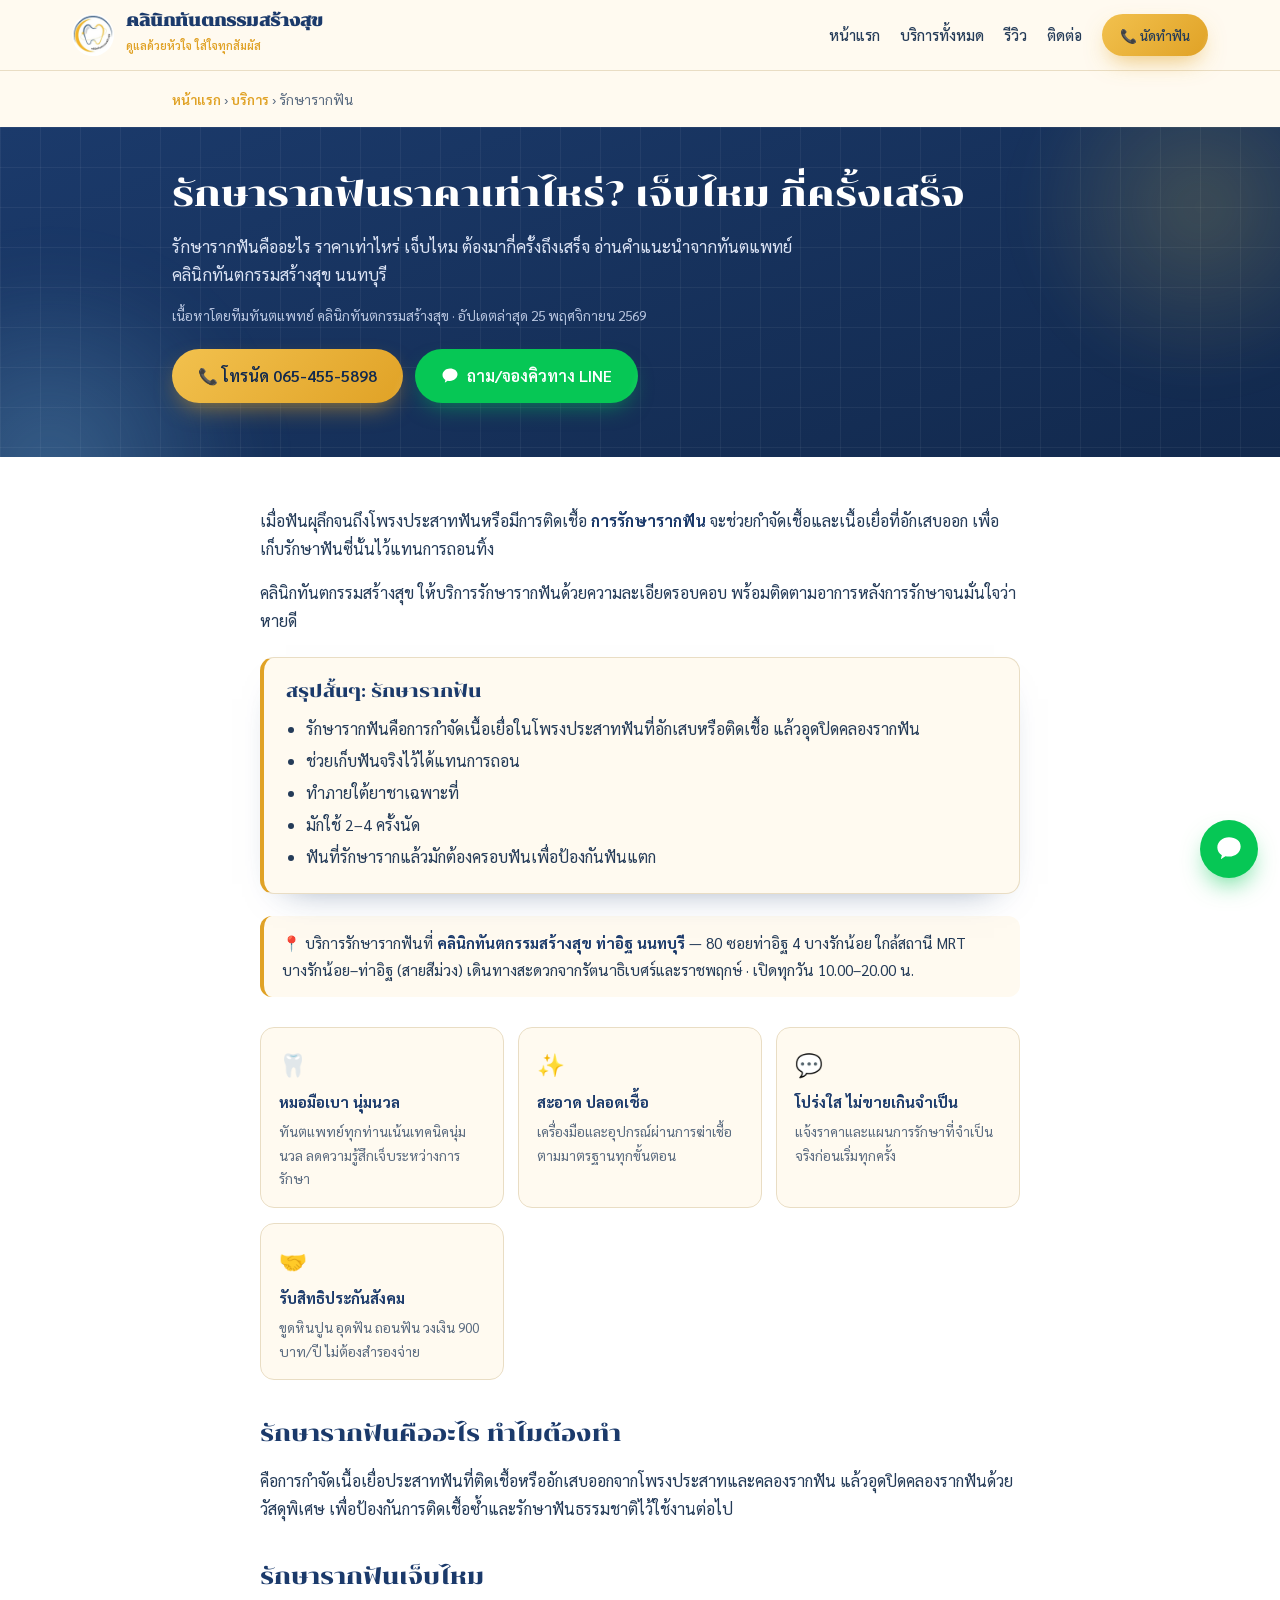
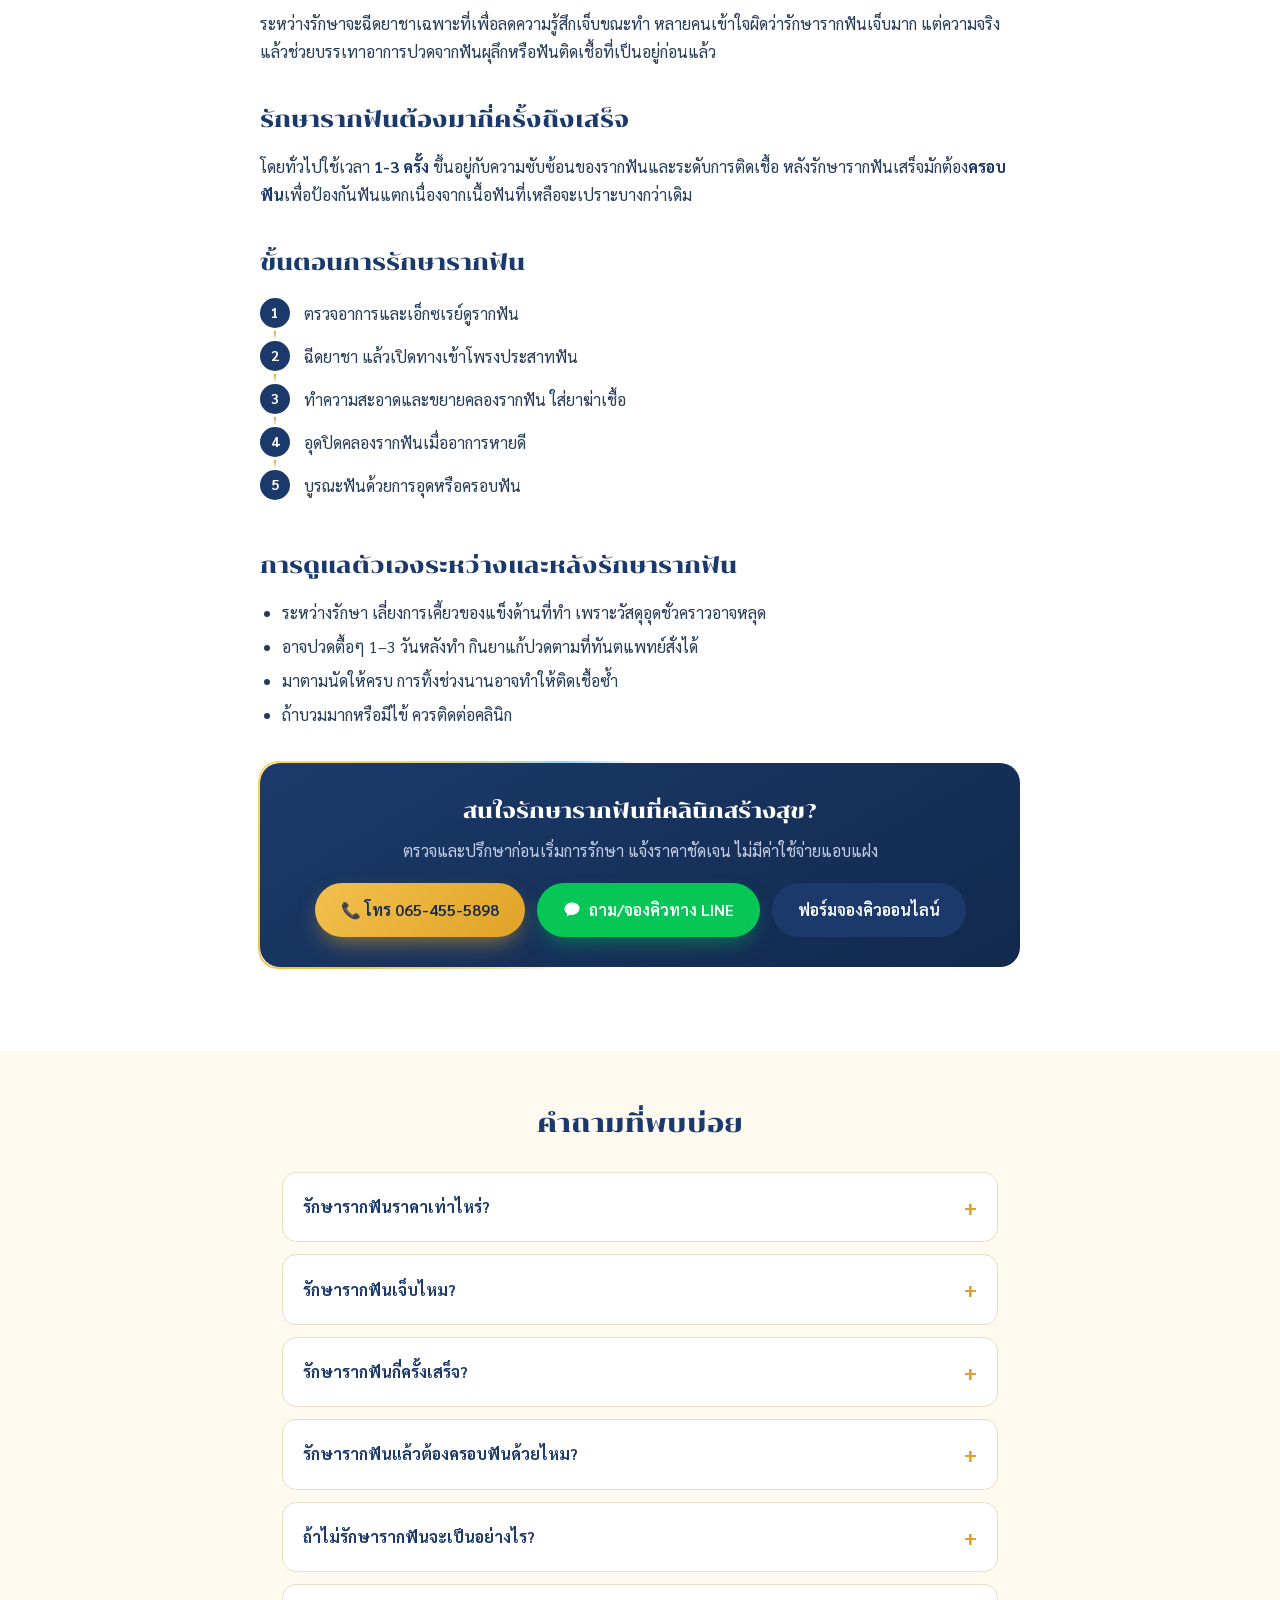
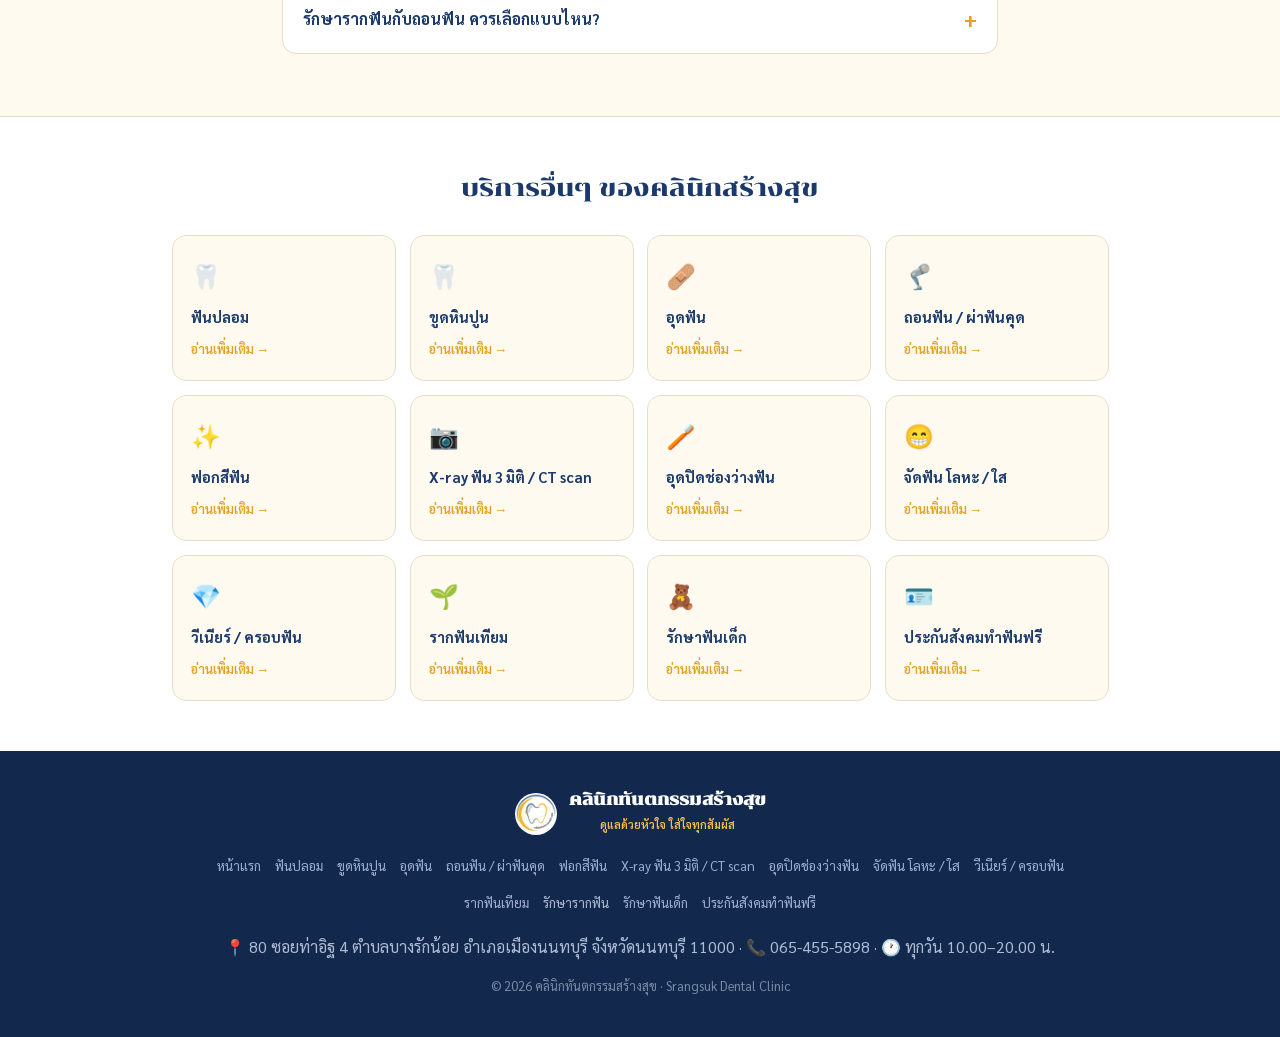
<file: services/raksa-rak-fun.html>
<!DOCTYPE html>
<html lang="th">
<head>
<meta charset="UTF-8">
<meta name="viewport" content="width=device-width, initial-scale=1.0">
<title>รักษารากฟัน ท่าอิฐ นนทบุรี ราคา เจ็บไหม | คลินิกทันตกรรมสร้างสุข</title>
<meta name="description" content="รักษารากฟันคืออะไร ราคาเท่าไหร่ เจ็บไหม ต้องมากี่ครั้งถึงเสร็จ อ่านคำแนะนำจากทันตแพทย์คลินิกทันตกรรมสร้างสุข นนทบุรี">
<meta name="keywords" content="รักษารากฟันราคาเท่าไหร่, รักษารากฟันเจ็บไหม">
<link rel="canonical" href="https://srangsukdental.com/services/raksa-rak-fun.html">
<meta name="robots" content="index, follow, max-image-preview:large, max-snippet:-1, max-video-preview:-1">
<link rel="alternate" hreflang="th" href="https://srangsukdental.com/services/raksa-rak-fun.html">
<link rel="alternate" hreflang="x-default" href="https://srangsukdental.com/services/raksa-rak-fun.html">
<meta name="geo.region" content="TH-12">
<meta name="geo.placename" content="ท่าอิฐ, บางรักน้อย, เมืองนนทบุรี">
<meta name="twitter:title" content="รักษารากฟัน ท่าอิฐ นนทบุรี ราคา เจ็บไหม | คลินิกทันตกรรมสร้างสุข">
<meta name="twitter:description" content="รักษารากฟันคืออะไร ราคาเท่าไหร่ เจ็บไหม ต้องมากี่ครั้งถึงเสร็จ อ่านคำแนะนำจากทันตแพทย์คลินิกทันตกรรมสร้างสุข นนทบุรี">
<meta property="article:published_time" content="2025-01-01">
<meta property="article:modified_time" content="2026-11-25">
<meta property="og:type" content="article">
<meta property="og:title" content="รักษารากฟัน ท่าอิฐ นนทบุรี ราคา เจ็บไหม | คลินิกทันตกรรมสร้างสุข">
<meta property="og:description" content="รักษารากฟันคืออะไร ราคาเท่าไหร่ เจ็บไหม ต้องมากี่ครั้งถึงเสร็จ อ่านคำแนะนำจากทันตแพทย์คลินิกทันตกรรมสร้างสุข นนทบุรี">
<meta property="og:url" content="https://srangsukdental.com/services/raksa-rak-fun.html">
<meta property="og:site_name" content="คลินิกทันตกรรมสร้างสุข">
<meta name="twitter:card" content="summary_large_image">
<meta property="og:image" content="https://srangsukdental.com/assets/brand/og-image.jpg">
<meta property="og:image:width" content="1200">
<meta property="og:image:height" content="630">
<meta property="og:image:alt" content="คลินิกทันตกรรมสร้างสุข ท่าอิฐ นนทบุรี">
<meta property="og:locale" content="th_TH">
<meta name="theme-color" content="#1b3a6b">
<link rel="icon" type="image/png" sizes="32x32" href="/assets/brand/favicon-32.png">
<link rel="apple-touch-icon" href="/assets/brand/icon-180.png">
<link rel="manifest" href="/site.webmanifest">
<link rel="preconnect" href="https://fonts.googleapis.com">
<link rel="preconnect" href="https://fonts.gstatic.com" crossorigin>
<link href="https://fonts.googleapis.com/css2?family=Chonburi&family=Sarabun:wght@300;400;500;600;700&display=swap" rel="stylesheet">
<style>
:root{--navy:#1b3a6b;--navy-deep:#12294d;--gold:#e0a226;--gold-soft:#f2c14e;--yellow:#ffd84d;
--cream:#fffaf0;--ink:#243b58;--muted:#5a6b80;--line:#e9ddc4;--shadow:0 18px 50px -18px rgba(27,58,107,.35);}
*{margin:0;padding:0;box-sizing:border-box}
html{scroll-behavior:smooth}
body{font-family:'Sarabun',sans-serif;color:var(--ink);background:var(--cream);line-height:1.75}
h1,h2,h3,.display{font-family:'Chonburi',serif;font-weight:400}
a{text-decoration:none;color:inherit}
.wrap{max-width:980px;margin:0 auto;padding:0 22px}
b{color:var(--navy)}
.btn{display:inline-flex;align-items:center;gap:8px;padding:13px 26px;border-radius:999px;font-weight:600;font-size:1rem;cursor:pointer;border:none}
.btn-gold{background:linear-gradient(135deg,var(--gold-soft),var(--gold));color:var(--navy-deep);box-shadow:0 10px 24px -8px rgba(224,162,38,.7)}
.btn-navy{background:var(--navy);color:#fff}
header{position:sticky;top:0;z-index:50;background:rgba(255,250,240,.95);backdrop-filter:blur(10px);border-bottom:1px solid var(--line)}
nav{display:flex;align-items:center;justify-content:space-between;padding:12px 22px;max-width:1180px;margin:0 auto;flex-wrap:wrap;gap:10px}
.brand{display:flex;align-items:center;gap:12px}
.logo-mark{width:42px;height:42px;border-radius:50%;background:#fff url(/assets/brand/icon-192.png) center/cover no-repeat;flex-shrink:0;display:block}

.brand-text b{font-family:'Chonburi',serif;font-size:1.02rem;color:var(--navy);display:block;line-height:1.1}
.brand-text span{font-size:.68rem;color:var(--gold);font-weight:600}
.menu{display:flex;gap:20px;align-items:center;flex-wrap:wrap}
.menu a{font-weight:500;font-size:.92rem;color:var(--ink)}
.menu .btn{padding:9px 18px;font-size:.86rem}
.breadcrumb{display:block;font-size:.86rem;color:var(--muted);padding:16px 22px;max-width:980px;margin:0 auto}
.breadcrumb a{color:var(--gold);font-weight:600}
.hero-page{background:linear-gradient(160deg,var(--navy),var(--navy-deep));color:#fff;padding:44px 22px 54px;position:relative;overflow:hidden}
.hero-page::before{content:"";position:absolute;top:-100px;right:-100px;width:360px;height:360px;border-radius:50%;background:radial-gradient(circle,rgba(255,216,77,.18),transparent 70%)}
.hero-page .wrap{position:relative;z-index:2}
.hero-page .ic{font-size:2.6rem;margin-bottom:10px}
.hero-page h1{font-size:clamp(1.5rem,3.6vw,2.2rem);line-height:1.35;margin-bottom:14px}
.hero-page p.lead{color:#dbe3f4;font-size:1.02rem;max-width:640px}
.hero-page .cta-row{display:flex;gap:12px;flex-wrap:wrap;margin-top:22px}
article{background:#fff;padding:50px 22px}
article .inner{max-width:760px;margin:0 auto}
article p{margin-bottom:16px;color:var(--ink)}
article h2{color:var(--navy);font-size:1.4rem;margin:34px 0 14px}
.adv-grid{display:grid;grid-template-columns:repeat(auto-fit,minmax(210px,1fr));gap:14px;margin:30px 0}
.adv{background:var(--cream);border:1px solid var(--line);border-radius:14px;padding:16px 18px}
.adv .t{font-size:1.4rem}
.adv b{display:block;color:var(--navy);font-size:.95rem;margin:6px 0 4px}
.adv p{font-size:.85rem;color:var(--muted);margin:0}
.cta-box{background:linear-gradient(150deg,var(--navy),var(--navy-deep));color:#fff;border-radius:20px;padding:30px;margin:34px 0;text-align:center}
.cta-box h3{color:#fff;font-size:1.3rem;margin-bottom:8px}
.cta-box p{color:#c3cee4;margin-bottom:18px}
.cta-box .cta-row{display:flex;gap:12px;justify-content:center;flex-wrap:wrap}
.faq{background:var(--cream);padding:50px 22px}
.faq .wrap{max-width:760px}
.faq h2{color:var(--navy);text-align:center;margin-bottom:26px;font-size:1.6rem}
details{background:#fff;border:1px solid var(--line);border-radius:14px;margin-bottom:12px;padding:16px 20px}
summary{cursor:pointer;font-weight:700;color:var(--navy);list-style:none;display:flex;justify-content:space-between;align-items:center}
summary::-webkit-details-marker{display:none}
summary::after{content:"+";font-size:1.3rem;color:var(--gold);flex-shrink:0;margin-left:12px}
details[open] summary::after{content:"−"}
details p{margin-top:12px;color:var(--muted);font-size:.95rem}
.related{background:#fff;padding:50px 22px;border-top:1px solid var(--line)}
.related h2{text-align:center;color:var(--navy);margin-bottom:26px;font-size:1.5rem}
.rel-grid{display:grid;grid-template-columns:repeat(auto-fill,minmax(200px,1fr));gap:14px;max-width:1000px;margin:0 auto}
.rel-card{background:var(--cream);border:1px solid var(--line);border-radius:14px;padding:18px;transition:.2s}
.rel-card:hover{border-color:var(--gold);transform:translateY(-3px)}
.rel-card .t{font-size:1.5rem;margin-bottom:8px}
.rel-card b{color:var(--navy);font-size:.92rem;display:block;margin-bottom:4px}
.rel-card span{color:var(--gold);font-size:.8rem;font-weight:600}
footer{background:var(--navy-deep);color:#aebbd4;padding:40px 22px;text-align:center}
footer .fsite{display:flex;flex-wrap:wrap;gap:14px;justify-content:center;max-width:900px;margin:18px auto;font-size:.82rem}
footer .fsite a{color:#9fb0d1}
footer .fsite a:hover{color:var(--yellow)}
.copy{font-size:.8rem;color:#7c8aa8;margin-top:14px}
@media(max-width:720px){.menu{display:none}}

.btn-line{background:#06c755;color:#fff;box-shadow:0 10px 22px -8px rgba(6,199,85,.55)}
.btn-line:hover{background:#05b34c}
.hero-page .ic img{width:110px;height:110px;border-radius:24px;background:#fffaf0;padding:8px;box-shadow:0 12px 30px -10px rgba(0,0,0,.4)}
.local-note{background:#fffaf0;border-left:4px solid var(--gold);border-radius:12px;padding:14px 18px;margin:22px 0;color:var(--ink);font-size:.95rem}
.fab-line{position:fixed;right:22px;bottom:22px;z-index:60;width:58px;height:58px;border-radius:50%;background:#06c755;color:#fff;display:grid;place-items:center;box-shadow:0 12px 26px -8px rgba(6,199,85,.7)}
.fab-line svg{width:28px;height:28px}
.action-bar{display:none}
@media(max-width:720px){
  .fab-line{display:none}
  .action-bar{display:grid;grid-template-columns:1fr 1.4fr 1fr;position:fixed;left:0;right:0;bottom:0;z-index:60;background:#fff;border-top:1px solid var(--line);box-shadow:0 -8px 24px -12px rgba(27,58,107,.35);padding:8px 10px calc(8px + env(safe-area-inset-bottom))}
  .action-bar a{display:flex;flex-direction:column;align-items:center;gap:2px;font-size:.78rem;font-weight:700;color:var(--navy);padding:6px 0;border-radius:12px}
  .action-bar a.ab-line{background:#06c755;color:#fff}
  body{padding-bottom:74px}
}
.tldr{background:var(--cream);border:1px solid var(--line);border-left:4px solid var(--gold);border-radius:14px;padding:18px 22px;margin:22px 0}
article .tldr h2{font-size:1.1rem;margin:0 0 8px}
.tldr ul{padding-left:20px}.tldr li{margin:4px 0}
.steps{counter-reset:s;list-style:none;padding:0;margin:10px 0 20px}
.steps li{counter-increment:s;position:relative;padding:3px 0 12px 44px}
.steps li::before{content:counter(s);position:absolute;left:0;top:1px;width:30px;height:30px;border-radius:50%;background:var(--navy);color:#fff;font-weight:700;display:flex;align-items:center;justify-content:center;font-size:.9rem}
.care{padding-left:22px;margin-bottom:16px}.care li{margin:6px 0}
.byline{margin-top:14px;font-size:.85rem;color:#b9c6e0}
</style>
<link rel="stylesheet" href="/assets/fx.css">
<script type="application/ld+json">
{
 "@context": "https://schema.org",
 "@graph": [
  {
   "@type": "Dentist",
   "@id": "https://srangsukdental.com/#clinic",
   "name": "คลินิกทันตกรรมสร้างสุข",
   "alternateName": "Srangsuk Dental Clinic",
   "url": "https://srangsukdental.com/",
   "telephone": "+66654555898",
   "address": {
    "@type": "PostalAddress",
    "streetAddress": "80 ซอยท่าอิฐ 4 ตำบลบางรักน้อย",
    "addressLocality": "อำเภอเมืองนนทบุรี",
    "addressRegion": "นนทบุรี",
    "postalCode": "11000",
    "addressCountry": "TH"
   },
   "logo": "https://srangsukdental.com/assets/brand/icon-512.png",
   "image": "https://srangsukdental.com/assets/brand/og-image.jpg",
   "sameAs": [
    "https://www.facebook.com/srangsuk.dental/",
    "https://www.instagram.com/srangsuk_dental_clinic/",
    "https://line.me/R/ti/p/@096tnjfb"
   ],
   "areaServed": [
    "ท่าอิฐ",
    "บางรักน้อย",
    "ไทรม้า",
    "บางรักพัฒนา",
    "อำเภอเมืองนนทบุรี",
    "นนทบุรี"
   ],
   "openingHours": "Mo-Su 10:00-20:00",
   "openingHoursSpecification": [
    {
     "@type": "OpeningHoursSpecification",
     "dayOfWeek": [
      "Monday",
      "Tuesday",
      "Wednesday",
      "Thursday",
      "Friday",
      "Saturday",
      "Sunday"
     ],
     "opens": "10:00",
     "closes": "20:00"
    }
   ]
  },
  {
   "@type": "WebSite",
   "@id": "https://srangsukdental.com/#website",
   "url": "https://srangsukdental.com/",
   "name": "คลินิกทันตกรรมสร้างสุข",
   "inLanguage": "th-TH",
   "publisher": {
    "@id": "https://srangsukdental.com/#clinic"
   }
  },
  {
   "@type": "MedicalWebPage",
   "@id": "https://srangsukdental.com/services/raksa-rak-fun.html#webpage",
   "url": "https://srangsukdental.com/services/raksa-rak-fun.html",
   "name": "รักษารากฟัน ท่าอิฐ นนทบุรี ราคา เจ็บไหม | คลินิกทันตกรรมสร้างสุข",
   "description": "รักษารากฟันคืออะไร ราคาเท่าไหร่ เจ็บไหม ต้องมากี่ครั้งถึงเสร็จ อ่านคำแนะนำจากทันตแพทย์คลินิกทันตกรรมสร้างสุข นนทบุรี",
   "inLanguage": "th-TH",
   "isPartOf": {
    "@id": "https://srangsukdental.com/#website"
   },
   "breadcrumb": {
    "@id": "https://srangsukdental.com/services/raksa-rak-fun.html#breadcrumb"
   },
   "about": {
    "@id": "https://srangsukdental.com/services/raksa-rak-fun.html#procedure"
   },
   "audience": {
    "@type": "MedicalAudience",
    "audienceType": "Patient"
   },
   "datePublished": "2025-01-01",
   "dateModified": "2026-11-25",
   "lastReviewed": "2026-11-25",
   "reviewedBy": {
    "@id": "https://srangsukdental.com/#clinic"
   },
   "primaryImageOfPage": {
    "@type": "ImageObject",
    "url": "https://srangsukdental.com/assets/brand/og-image.jpg",
    "width": 1200,
    "height": 630
   }
  },
  {
   "@type": "Article",
   "@id": "https://srangsukdental.com/services/raksa-rak-fun.html#article",
   "headline": "รักษารากฟันราคาเท่าไหร่? เจ็บไหม กี่ครั้งเสร็จ",
   "description": "รักษารากฟันคืออะไร ราคาเท่าไหร่ เจ็บไหม ต้องมากี่ครั้งถึงเสร็จ อ่านคำแนะนำจากทันตแพทย์คลินิกทันตกรรมสร้างสุข นนทบุรี",
   "author": {
    "@id": "https://srangsukdental.com/#clinic"
   },
   "publisher": {
    "@id": "https://srangsukdental.com/#clinic"
   },
   "mainEntityOfPage": {
    "@id": "https://srangsukdental.com/services/raksa-rak-fun.html#webpage"
   },
   "datePublished": "2025-01-01",
   "dateModified": "2026-11-25",
   "inLanguage": "th-TH",
   "image": "https://srangsukdental.com/assets/brand/og-image.jpg"
  },
  {
   "@type": "MedicalProcedure",
   "@id": "https://srangsukdental.com/services/raksa-rak-fun.html#procedure",
   "name": "รักษารากฟัน",
   "description": "รักษารากฟันคือการกำจัดเนื้อเยื่อในโพรงประสาทฟันที่อักเสบหรือติดเชื้อ แล้วอุดปิดคลองรากฟัน",
   "howPerformed": "ตรวจอาการและเอ็กซเรย์ดูรากฟัน → ฉีดยาชา แล้วเปิดทางเข้าโพรงประสาทฟัน → ทำความสะอาดและขยายคลองรากฟัน ใส่ยาฆ่าเชื้อ → อุดปิดคลองรากฟันเมื่ออาการหายดี → บูรณะฟันด้วยการอุดหรือครอบฟัน",
   "url": "https://srangsukdental.com/services/raksa-rak-fun.html"
  },
  {
   "@type": "Service",
   "@id": "https://srangsukdental.com/services/raksa-rak-fun.html#service",
   "name": "รักษารากฟัน",
   "serviceType": "รักษารากฟัน",
   "description": "รักษารากฟันคือการกำจัดเนื้อเยื่อในโพรงประสาทฟันที่อักเสบหรือติดเชื้อ แล้วอุดปิดคลองรากฟัน",
   "url": "https://srangsukdental.com/services/raksa-rak-fun.html",
   "provider": {
    "@id": "https://srangsukdental.com/#clinic"
   },
   "areaServed": [
    "ท่าอิฐ",
    "บางรักน้อย",
    "ไทรม้า",
    "บางรักพัฒนา",
    "อำเภอเมืองนนทบุรี",
    "นนทบุรี"
   ],
   "availableChannel": {
    "@type": "ServiceChannel",
    "serviceUrl": "https://line.me/R/ti/p/@096tnjfb",
    "servicePhone": {
     "@type": "ContactPoint",
     "telephone": "+66654555898",
     "contactType": "นัดหมาย",
     "availableLanguage": "th"
    }
   }
  },
  {
   "@type": "BreadcrumbList",
   "@id": "https://srangsukdental.com/services/raksa-rak-fun.html#breadcrumb",
   "itemListElement": [
    {
     "@type": "ListItem",
     "position": 1,
     "name": "หน้าแรก",
     "item": "https://srangsukdental.com/"
    },
    {
     "@type": "ListItem",
     "position": 2,
     "name": "บริการ",
     "item": "https://srangsukdental.com/#services"
    },
    {
     "@type": "ListItem",
     "position": 3,
     "name": "รักษารากฟัน",
     "item": "https://srangsukdental.com/services/raksa-rak-fun.html"
    }
   ]
  },
  {
   "@type": "FAQPage",
   "@id": "https://srangsukdental.com/services/raksa-rak-fun.html#faq",
   "mainEntity": [
    {
     "@type": "Question",
     "name": "รักษารากฟันราคาเท่าไหร่?",
     "acceptedAnswer": {
      "@type": "Answer",
      "text": "ราคาขึ้นอยู่กับตำแหน่งฟันและความซับซ้อนของคลองรากฟัน แนะนำให้เข้ามาตรวจและเอ็กซเรย์เพื่อประเมินราคาที่ชัดเจน ทันตแพทย์จะตรวจและแจ้งราคาให้ทราบก่อนเริ่มรักษาทุกครั้ง สอบถามเบื้องต้นได้ทาง LINE @096tnjfb หรือโทร 065-455-5898"
     }
    },
    {
     "@type": "Question",
     "name": "รักษารากฟันเจ็บไหม?",
     "acceptedAnswer": {
      "@type": "Answer",
      "text": "ระหว่างทำจะฉีดยาชาเฉพาะที่เพื่อลดความรู้สึกเจ็บ และส่วนใหญ่ช่วยบรรเทาอาการปวดที่เป็นอยู่ก่อนแล้วจากฟันติดเชื้อ"
     }
    },
    {
     "@type": "Question",
     "name": "รักษารากฟันกี่ครั้งเสร็จ?",
     "acceptedAnswer": {
      "@type": "Answer",
      "text": "โดยทั่วไป 1-3 ครั้ง ขึ้นอยู่กับความซับซ้อนของคลองรากฟันแต่ละซี่"
     }
    },
    {
     "@type": "Question",
     "name": "รักษารากฟันแล้วต้องครอบฟันด้วยไหม?",
     "acceptedAnswer": {
      "@type": "Answer",
      "text": "ส่วนใหญ่แนะนำให้ครอบฟันหลังรักษารากฟันเสร็จ เพื่อป้องกันฟันแตกเนื่องจากเนื้อฟันที่เหลือจะเปราะบางกว่าฟันปกติ"
     }
    },
    {
     "@type": "Question",
     "name": "ถ้าไม่รักษารากฟันจะเป็นอย่างไร?",
     "acceptedAnswer": {
      "@type": "Answer",
      "text": "การติดเชื้ออาจลุกลามเป็นหนองรอบรากฟัน ทำให้ปวดหรือบวม และสุดท้ายอาจต้องถอนฟันซี่นั้น"
     }
    },
    {
     "@type": "Question",
     "name": "รักษารากฟันกับถอนฟัน ควรเลือกแบบไหน?",
     "acceptedAnswer": {
      "@type": "Answer",
      "text": "ถ้าฟันยังบูรณะได้ การรักษารากฟันช่วยเก็บฟันจริงไว้ใช้งาน ส่วนการถอนจะทิ้งช่องว่างที่อาจต้องใส่ฟันปลอมหรือรากฟันเทียมภายหลัง ทันตแพทย์จะประเมินให้"
     }
    }
   ]
  }
 ]
}
</script>
</head>
<body>

<header>
  <nav>
    <a class="brand" href="../index.html">
      <span class="logo-mark"></span>
      <span class="brand-text"><b>คลินิกทันตกรรมสร้างสุข</b><span>ดูแลด้วยหัวใจ ใส่ใจทุกสัมผัส</span></span>
    </a>
    <div class="menu">
      <a href="../index.html">หน้าแรก</a>
      <a href="../index.html#services">บริการทั้งหมด</a>
      <a href="../index.html#reviews">รีวิว</a>
      <a href="../index.html#contact">ติดต่อ</a>
      <a class="btn btn-gold" href="tel:0654555898">📞 นัดทำฟัน</a>
    </div>
  </nav>
</header>

<nav class="breadcrumb" aria-label="breadcrumb">
  <a href="../index.html">หน้าแรก</a> › <a href="../index.html#services">บริการ</a> › รักษารากฟัน
</nav>

<section class="hero-page">
  <div class="wrap">
    <h1>รักษารากฟันราคาเท่าไหร่? เจ็บไหม กี่ครั้งเสร็จ</h1>
    <p class="lead">รักษารากฟันคืออะไร ราคาเท่าไหร่ เจ็บไหม ต้องมากี่ครั้งถึงเสร็จ อ่านคำแนะนำจากทันตแพทย์คลินิกทันตกรรมสร้างสุข นนทบุรี</p>
    <p class="byline">เนื้อหาโดยทีมทันตแพทย์ คลินิกทันตกรรมสร้างสุข · อัปเดตล่าสุด 25 พฤศจิกายน 2569</p>
    <div class="cta-row">
      <a class="btn btn-gold" href="tel:0654555898">📞 โทรนัด 065-455-5898</a>
      <a class="btn btn-line" href="https://line.me/R/oaMessage/@096tnjfb/?%E0%B8%AA%E0%B8%A7%E0%B8%B1%E0%B8%AA%E0%B8%94%E0%B8%B5%E0%B8%84%E0%B8%A3%E0%B8%B1%E0%B8%9A/%E0%B8%84%E0%B9%88%E0%B8%B0%20%E0%B8%AA%E0%B8%99%E0%B9%83%E0%B8%88%E0%B8%A3%E0%B8%B1%E0%B8%81%E0%B8%A9%E0%B8%B2%E0%B8%A3%E0%B8%B2%E0%B8%81%E0%B8%9F%E0%B8%B1%E0%B8%99%20%E0%B8%AD%E0%B8%A2%E0%B8%B2%E0%B8%81%E0%B8%AA%E0%B8%AD%E0%B8%9A%E0%B8%96%E0%B8%B2%E0%B8%A1/%E0%B8%88%E0%B8%AD%E0%B8%87%E0%B8%84%E0%B8%B4%E0%B8%A7%20%28%E0%B8%AA%E0%B9%88%E0%B8%87%E0%B8%88%E0%B8%B2%E0%B8%81%E0%B8%AB%E0%B8%99%E0%B9%89%E0%B8%B2%E0%B9%80%E0%B8%A7%E0%B9%87%E0%B8%9A%20%E0%B8%A3%E0%B8%B1%E0%B8%81%E0%B8%A9%E0%B8%B2%E0%B8%A3%E0%B8%B2%E0%B8%81%E0%B8%9F%E0%B8%B1%E0%B8%99%29" target="_blank" rel="noopener"><svg viewBox="0 0 24 24" width="18" height="18" fill="currentColor" aria-hidden="true"><path d="M12 2C6.48 2 2 5.94 2 10.7c0 2.72 1.51 5.14 3.87 6.7-.13.86-.62 2.4-.71 2.77-.11.47.17.46.36.34.15-.1 2.4-1.63 3.37-2.29.98.2 2.01.31 3.11.31 5.52 0 10-3.94 10-8.7S17.52 2 12 2z"/></svg> ถาม/จองคิวทาง LINE</a>
    </div>
  </div>
</section>

<article>
  <div class="inner">
    <p>เมื่อฟันผุลึกจนถึงโพรงประสาทฟันหรือมีการติดเชื้อ <b>การรักษารากฟัน</b> จะช่วยกำจัดเชื้อและเนื้อเยื่อที่อักเสบออก เพื่อเก็บรักษาฟันซี่นั้นไว้แทนการถอนทิ้ง</p>
<p>คลินิกทันตกรรมสร้างสุข ให้บริการรักษารากฟันด้วยความละเอียดรอบคอบ พร้อมติดตามอาการหลังการรักษาจนมั่นใจว่าหายดี</p>
    <div class="tldr"><h2>สรุปสั้นๆ: รักษารากฟัน</h2><ul><li>รักษารากฟันคือการกำจัดเนื้อเยื่อในโพรงประสาทฟันที่อักเสบหรือติดเชื้อ แล้วอุดปิดคลองรากฟัน</li><li>ช่วยเก็บฟันจริงไว้ได้แทนการถอน</li><li>ทำภายใต้ยาชาเฉพาะที่</li><li>มักใช้ 2–4 ครั้งนัด</li><li>ฟันที่รักษารากแล้วมักต้องครอบฟันเพื่อป้องกันฟันแตก</li></ul></div>
    <p class="local-note">📍 บริการรักษารากฟันที่ <b>คลินิกทันตกรรมสร้างสุข ท่าอิฐ นนทบุรี</b> — 80 ซอยท่าอิฐ 4 บางรักน้อย ใกล้สถานี MRT บางรักน้อย–ท่าอิฐ (สายสีม่วง) เดินทางสะดวกจากรัตนาธิเบศร์และราชพฤกษ์ · เปิดทุกวัน 10.00–20.00 น.</p>
    <div class="adv-grid">
      <div class="adv"><div class="t">🦷</div><b>หมอมือเบา นุ่มนวล</b><p>ทันตแพทย์ทุกท่านเน้นเทคนิคนุ่มนวล ลดความรู้สึกเจ็บระหว่างการรักษา</p></div>
<div class="adv"><div class="t">✨</div><b>สะอาด ปลอดเชื้อ</b><p>เครื่องมือและอุปกรณ์ผ่านการฆ่าเชื้อตามมาตรฐานทุกขั้นตอน</p></div>
<div class="adv"><div class="t">💬</div><b>โปร่งใส ไม่ขายเกินจำเป็น</b><p>แจ้งราคาและแผนการรักษาที่จำเป็นจริงก่อนเริ่มทุกครั้ง</p></div>
<div class="adv"><div class="t">🤝</div><b>รับสิทธิประกันสังคม</b><p>ขูดหินปูน อุดฟัน ถอนฟัน วงเงิน 900 บาท/ปี ไม่ต้องสำรองจ่าย</p></div>
    </div>
    <h2>รักษารากฟันคืออะไร ทำไมต้องทำ</h2>
<p>คือการกำจัดเนื้อเยื่อประสาทฟันที่ติดเชื้อหรืออักเสบออกจากโพรงประสาทและคลองรากฟัน แล้วอุดปิดคลองรากฟันด้วยวัสดุพิเศษ เพื่อป้องกันการติดเชื้อซ้ำและรักษาฟันธรรมชาติไว้ใช้งานต่อไป</p>
<h2>รักษารากฟันเจ็บไหม</h2>
<p>ระหว่างรักษาจะฉีดยาชาเฉพาะที่เพื่อลดความรู้สึกเจ็บขณะทำ หลายคนเข้าใจผิดว่ารักษารากฟันเจ็บมาก แต่ความจริงแล้วช่วยบรรเทาอาการปวดจากฟันผุลึกหรือฟันติดเชื้อที่เป็นอยู่ก่อนแล้ว</p>
<h2>รักษารากฟันต้องมากี่ครั้งถึงเสร็จ</h2>
<p>โดยทั่วไปใช้เวลา <b>1-3 ครั้ง</b> ขึ้นอยู่กับความซับซ้อนของรากฟันและระดับการติดเชื้อ หลังรักษารากฟันเสร็จมักต้อง<b>ครอบฟัน</b>เพื่อป้องกันฟันแตกเนื่องจากเนื้อฟันที่เหลือจะเปราะบางกว่าเดิม</p>
    <h2>ขั้นตอนการรักษารากฟัน</h2>
<ol class="steps"><li>ตรวจอาการและเอ็กซเรย์ดูรากฟัน</li><li>ฉีดยาชา แล้วเปิดทางเข้าโพรงประสาทฟัน</li><li>ทำความสะอาดและขยายคลองรากฟัน ใส่ยาฆ่าเชื้อ</li><li>อุดปิดคลองรากฟันเมื่ออาการหายดี</li><li>บูรณะฟันด้วยการอุดหรือครอบฟัน</li></ol>
<h2>การดูแลตัวเองระหว่างและหลังรักษารากฟัน</h2>
<ul class="care"><li>ระหว่างรักษา เลี่ยงการเคี้ยวของแข็งด้านที่ทำ เพราะวัสดุอุดชั่วคราวอาจหลุด</li><li>อาจปวดตื้อๆ 1–3 วันหลังทำ กินยาแก้ปวดตามที่ทันตแพทย์สั่งได้</li><li>มาตามนัดให้ครบ การทิ้งช่วงนานอาจทำให้ติดเชื้อซ้ำ</li><li>ถ้าบวมมากหรือมีไข้ ควรติดต่อคลินิก</li></ul>
    <div class="cta-box">
      <h3>สนใจรักษารากฟันที่คลินิกสร้างสุข?</h3>
      <p>ตรวจและปรึกษาก่อนเริ่มการรักษา แจ้งราคาชัดเจน ไม่มีค่าใช้จ่ายแอบแฝง</p>
      <div class="cta-row">
        <a class="btn btn-gold" href="tel:0654555898">📞 โทร 065-455-5898</a>
        <a class="btn btn-line" href="https://line.me/R/oaMessage/@096tnjfb/?%E0%B8%AA%E0%B8%A7%E0%B8%B1%E0%B8%AA%E0%B8%94%E0%B8%B5%E0%B8%84%E0%B8%A3%E0%B8%B1%E0%B8%9A/%E0%B8%84%E0%B9%88%E0%B8%B0%20%E0%B8%AA%E0%B8%99%E0%B9%83%E0%B8%88%E0%B8%A3%E0%B8%B1%E0%B8%81%E0%B8%A9%E0%B8%B2%E0%B8%A3%E0%B8%B2%E0%B8%81%E0%B8%9F%E0%B8%B1%E0%B8%99%20%E0%B8%AD%E0%B8%A2%E0%B8%B2%E0%B8%81%E0%B8%AA%E0%B8%AD%E0%B8%9A%E0%B8%96%E0%B8%B2%E0%B8%A1/%E0%B8%88%E0%B8%AD%E0%B8%87%E0%B8%84%E0%B8%B4%E0%B8%A7%20%28%E0%B8%AA%E0%B9%88%E0%B8%87%E0%B8%88%E0%B8%B2%E0%B8%81%E0%B8%AB%E0%B8%99%E0%B9%89%E0%B8%B2%E0%B9%80%E0%B8%A7%E0%B9%87%E0%B8%9A%20%E0%B8%A3%E0%B8%B1%E0%B8%81%E0%B8%A9%E0%B8%B2%E0%B8%A3%E0%B8%B2%E0%B8%81%E0%B8%9F%E0%B8%B1%E0%B8%99%29" target="_blank" rel="noopener"><svg viewBox="0 0 24 24" width="18" height="18" fill="currentColor" aria-hidden="true"><path d="M12 2C6.48 2 2 5.94 2 10.7c0 2.72 1.51 5.14 3.87 6.7-.13.86-.62 2.4-.71 2.77-.11.47.17.46.36.34.15-.1 2.4-1.63 3.37-2.29.98.2 2.01.31 3.11.31 5.52 0 10-3.94 10-8.7S17.52 2 12 2z"/></svg> ถาม/จองคิวทาง LINE</a>
        <a class="btn btn-navy" href="../index.html#booking">ฟอร์มจองคิวออนไลน์</a>
      </div>
    </div>
  </div>
</article>

<section class="faq">
  <div class="wrap">
    <h2>คำถามที่พบบ่อย</h2>
    <details><summary>รักษารากฟันราคาเท่าไหร่?</summary><p>ราคาขึ้นอยู่กับตำแหน่งฟันและความซับซ้อนของคลองรากฟัน แนะนำให้เข้ามาตรวจและเอ็กซเรย์เพื่อประเมินราคาที่ชัดเจน ทันตแพทย์จะตรวจและแจ้งราคาให้ทราบก่อนเริ่มรักษาทุกครั้ง สอบถามเบื้องต้นได้ทาง LINE @096tnjfb หรือโทร 065-455-5898</p></details>
<details><summary>รักษารากฟันเจ็บไหม?</summary><p>ระหว่างทำจะฉีดยาชาเฉพาะที่เพื่อลดความรู้สึกเจ็บ และส่วนใหญ่ช่วยบรรเทาอาการปวดที่เป็นอยู่ก่อนแล้วจากฟันติดเชื้อ</p></details>
<details><summary>รักษารากฟันกี่ครั้งเสร็จ?</summary><p>โดยทั่วไป 1-3 ครั้ง ขึ้นอยู่กับความซับซ้อนของคลองรากฟันแต่ละซี่</p></details>
<details><summary>รักษารากฟันแล้วต้องครอบฟันด้วยไหม?</summary><p>ส่วนใหญ่แนะนำให้ครอบฟันหลังรักษารากฟันเสร็จ เพื่อป้องกันฟันแตกเนื่องจากเนื้อฟันที่เหลือจะเปราะบางกว่าฟันปกติ</p></details>
<details><summary>ถ้าไม่รักษารากฟันจะเป็นอย่างไร?</summary><p>การติดเชื้ออาจลุกลามเป็นหนองรอบรากฟัน ทำให้ปวดหรือบวม และสุดท้ายอาจต้องถอนฟันซี่นั้น</p></details>
<details><summary>รักษารากฟันกับถอนฟัน ควรเลือกแบบไหน?</summary><p>ถ้าฟันยังบูรณะได้ การรักษารากฟันช่วยเก็บฟันจริงไว้ใช้งาน ส่วนการถอนจะทิ้งช่องว่างที่อาจต้องใส่ฟันปลอมหรือรากฟันเทียมภายหลัง ทันตแพทย์จะประเมินให้</p></details>
  </div>
</section>


<section class="related">
  <div class="wrap">
    <h2>บริการอื่นๆ ของคลินิกสร้างสุข</h2>
    <div class="rel-grid">
      <a class="rel-card" href="fun-plom.html"><div class="t">🦷</div><b>ฟันปลอม</b><span>อ่านเพิ่มเติม →</span></a>
<a class="rel-card" href="khud-hin-pun.html"><div class="t">🦷</div><b>ขูดหินปูน</b><span>อ่านเพิ่มเติม →</span></a>
<a class="rel-card" href="ud-fun.html"><div class="t">🩹</div><b>อุดฟัน</b><span>อ่านเพิ่มเติม →</span></a>
<a class="rel-card" href="thon-fun-pha-fun-khud.html"><div class="t">🦿</div><b>ถอนฟัน / ผ่าฟันคุด</b><span>อ่านเพิ่มเติม →</span></a>
<a class="rel-card" href="fok-si-fun.html"><div class="t">✨</div><b>ฟอกสีฟัน</b><span>อ่านเพิ่มเติม →</span></a>
<a class="rel-card" href="xray-3d-ct-scan.html"><div class="t">📷</div><b>X-ray ฟัน 3 มิติ / CT scan</b><span>อ่านเพิ่มเติม →</span></a>
<a class="rel-card" href="ud-pid-chong-wang-fun.html"><div class="t">🪥</div><b>อุดปิดช่องว่างฟัน</b><span>อ่านเพิ่มเติม →</span></a>
<a class="rel-card" href="jad-fun.html"><div class="t">😁</div><b>จัดฟัน โลหะ / ใส</b><span>อ่านเพิ่มเติม →</span></a>
<a class="rel-card" href="veneer-krob-fun.html"><div class="t">💎</div><b>วีเนียร์ / ครอบฟัน</b><span>อ่านเพิ่มเติม →</span></a>
<a class="rel-card" href="rak-fun-tiam.html"><div class="t">🌱</div><b>รากฟันเทียม</b><span>อ่านเพิ่มเติม →</span></a>
<a class="rel-card" href="raksa-fun-dek.html"><div class="t">🧸</div><b>รักษาฟันเด็ก</b><span>อ่านเพิ่มเติม →</span></a>
<a class="rel-card" href="prakan-sangkhom-tham-fun-free.html"><div class="t">🪪</div><b>ประกันสังคมทำฟันฟรี</b><span>อ่านเพิ่มเติม →</span></a>
    </div>
  </div>
</section>

<footer>
  <div class="wrap">
    <div class="brand" style="justify-content:center;margin-bottom:10px">
      <span class="logo-mark"></span>
      <span class="brand-text"><b style="color:#fff">คลินิกทันตกรรมสร้างสุข</b><span style="color:var(--gold-soft)">ดูแลด้วยหัวใจ ใส่ใจทุกสัมผัส</span></span>
    </div>
    <div class="fsite">
      <a href="../index.html">หน้าแรก</a><a href="fun-plom.html">ฟันปลอม</a><a href="khud-hin-pun.html">ขูดหินปูน</a><a href="ud-fun.html">อุดฟัน</a><a href="thon-fun-pha-fun-khud.html">ถอนฟัน / ผ่าฟันคุด</a><a href="fok-si-fun.html">ฟอกสีฟัน</a><a href="xray-3d-ct-scan.html">X-ray ฟัน 3 มิติ / CT scan</a><a href="ud-pid-chong-wang-fun.html">อุดปิดช่องว่างฟัน</a><a href="jad-fun.html">จัดฟัน โลหะ / ใส</a><a href="veneer-krob-fun.html">วีเนียร์ / ครอบฟัน</a><a href="rak-fun-tiam.html">รากฟันเทียม</a><span>รักษารากฟัน</span><a href="raksa-fun-dek.html">รักษาฟันเด็ก</a><a href="prakan-sangkhom-tham-fun-free.html">ประกันสังคมทำฟันฟรี</a>
    </div>
    <p>📍 80 ซอยท่าอิฐ 4 ตำบลบางรักน้อย อำเภอเมืองนนทบุรี จังหวัดนนทบุรี 11000 · 📞 065-455-5898 · 🕐 ทุกวัน 10.00–20.00 น.</p>
    <p class="copy">© 2026 คลินิกทันตกรรมสร้างสุข · Srangsuk Dental Clinic</p>
  </div>
</footer>

<a class="fab-line" href="https://line.me/R/ti/p/@096tnjfb" target="_blank" rel="noopener" aria-label="แชท LINE"><svg viewBox="0 0 24 24" width="18" height="18" fill="currentColor" aria-hidden="true"><path d="M12 2C6.48 2 2 5.94 2 10.7c0 2.72 1.51 5.14 3.87 6.7-.13.86-.62 2.4-.71 2.77-.11.47.17.46.36.34.15-.1 2.4-1.63 3.37-2.29.98.2 2.01.31 3.11.31 5.52 0 10-3.94 10-8.7S17.52 2 12 2z"/></svg></a>
<nav class="action-bar" aria-label="ติดต่อด่วน">
  <a href="tel:0654555898">📞<span>โทร</span></a>
  <a class="ab-line" href="https://line.me/R/oaMessage/@096tnjfb/?%E0%B8%AA%E0%B8%A7%E0%B8%B1%E0%B8%AA%E0%B8%94%E0%B8%B5%E0%B8%84%E0%B8%A3%E0%B8%B1%E0%B8%9A/%E0%B8%84%E0%B9%88%E0%B8%B0%20%E0%B8%AA%E0%B8%99%E0%B9%83%E0%B8%88%E0%B8%A3%E0%B8%B1%E0%B8%81%E0%B8%A9%E0%B8%B2%E0%B8%A3%E0%B8%B2%E0%B8%81%E0%B8%9F%E0%B8%B1%E0%B8%99%20%E0%B8%AD%E0%B8%A2%E0%B8%B2%E0%B8%81%E0%B8%AA%E0%B8%AD%E0%B8%9A%E0%B8%96%E0%B8%B2%E0%B8%A1/%E0%B8%88%E0%B8%AD%E0%B8%87%E0%B8%84%E0%B8%B4%E0%B8%A7%20%28%E0%B8%AA%E0%B9%88%E0%B8%87%E0%B8%88%E0%B8%B2%E0%B8%81%E0%B8%AB%E0%B8%99%E0%B9%89%E0%B8%B2%E0%B9%80%E0%B8%A7%E0%B9%87%E0%B8%9A%20%E0%B8%A3%E0%B8%B1%E0%B8%81%E0%B8%A9%E0%B8%B2%E0%B8%A3%E0%B8%B2%E0%B8%81%E0%B8%9F%E0%B8%B1%E0%B8%99%29" target="_blank" rel="noopener">💬<span>จองคิวทาง LINE</span></a>
  <a href="../index.html#services">🦷<span>บริการอื่น</span></a>
</nav>
<script src="/assets/fx.js" defer></script>
</body>
</html>
</file>
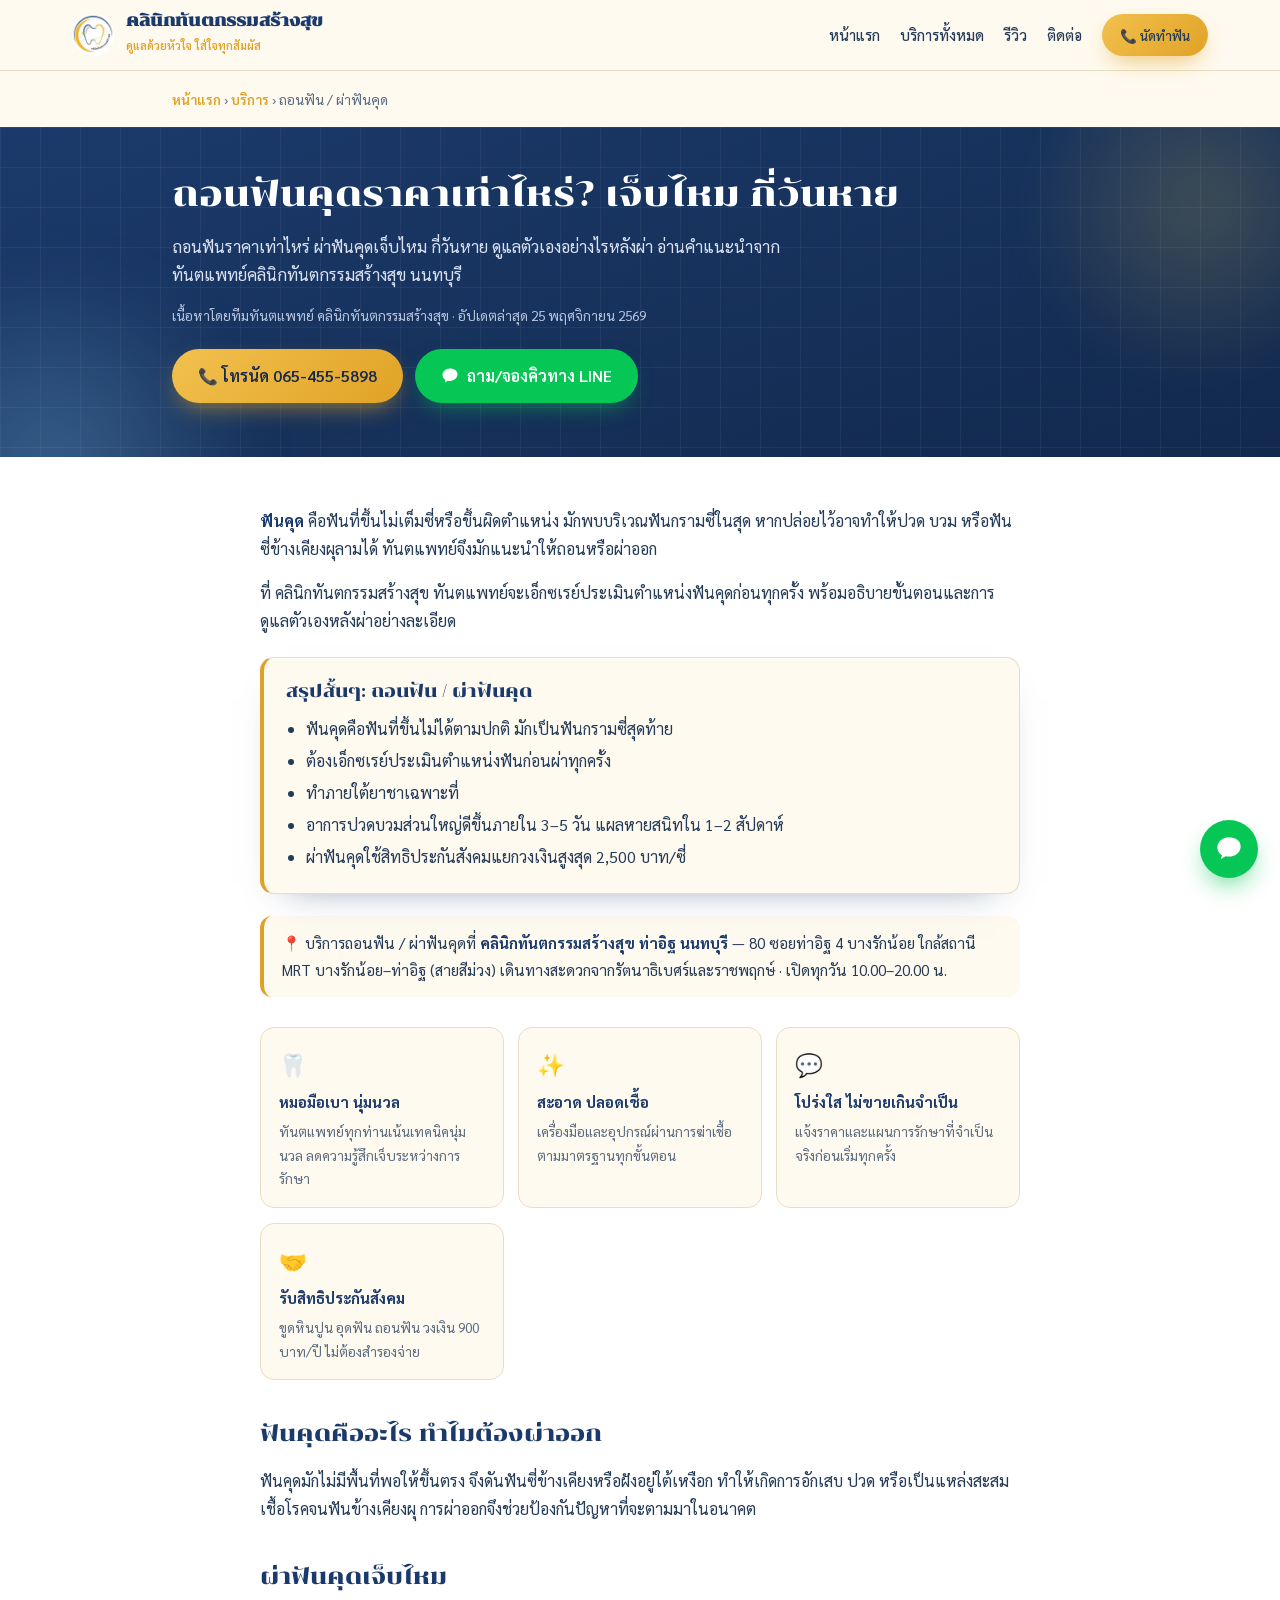
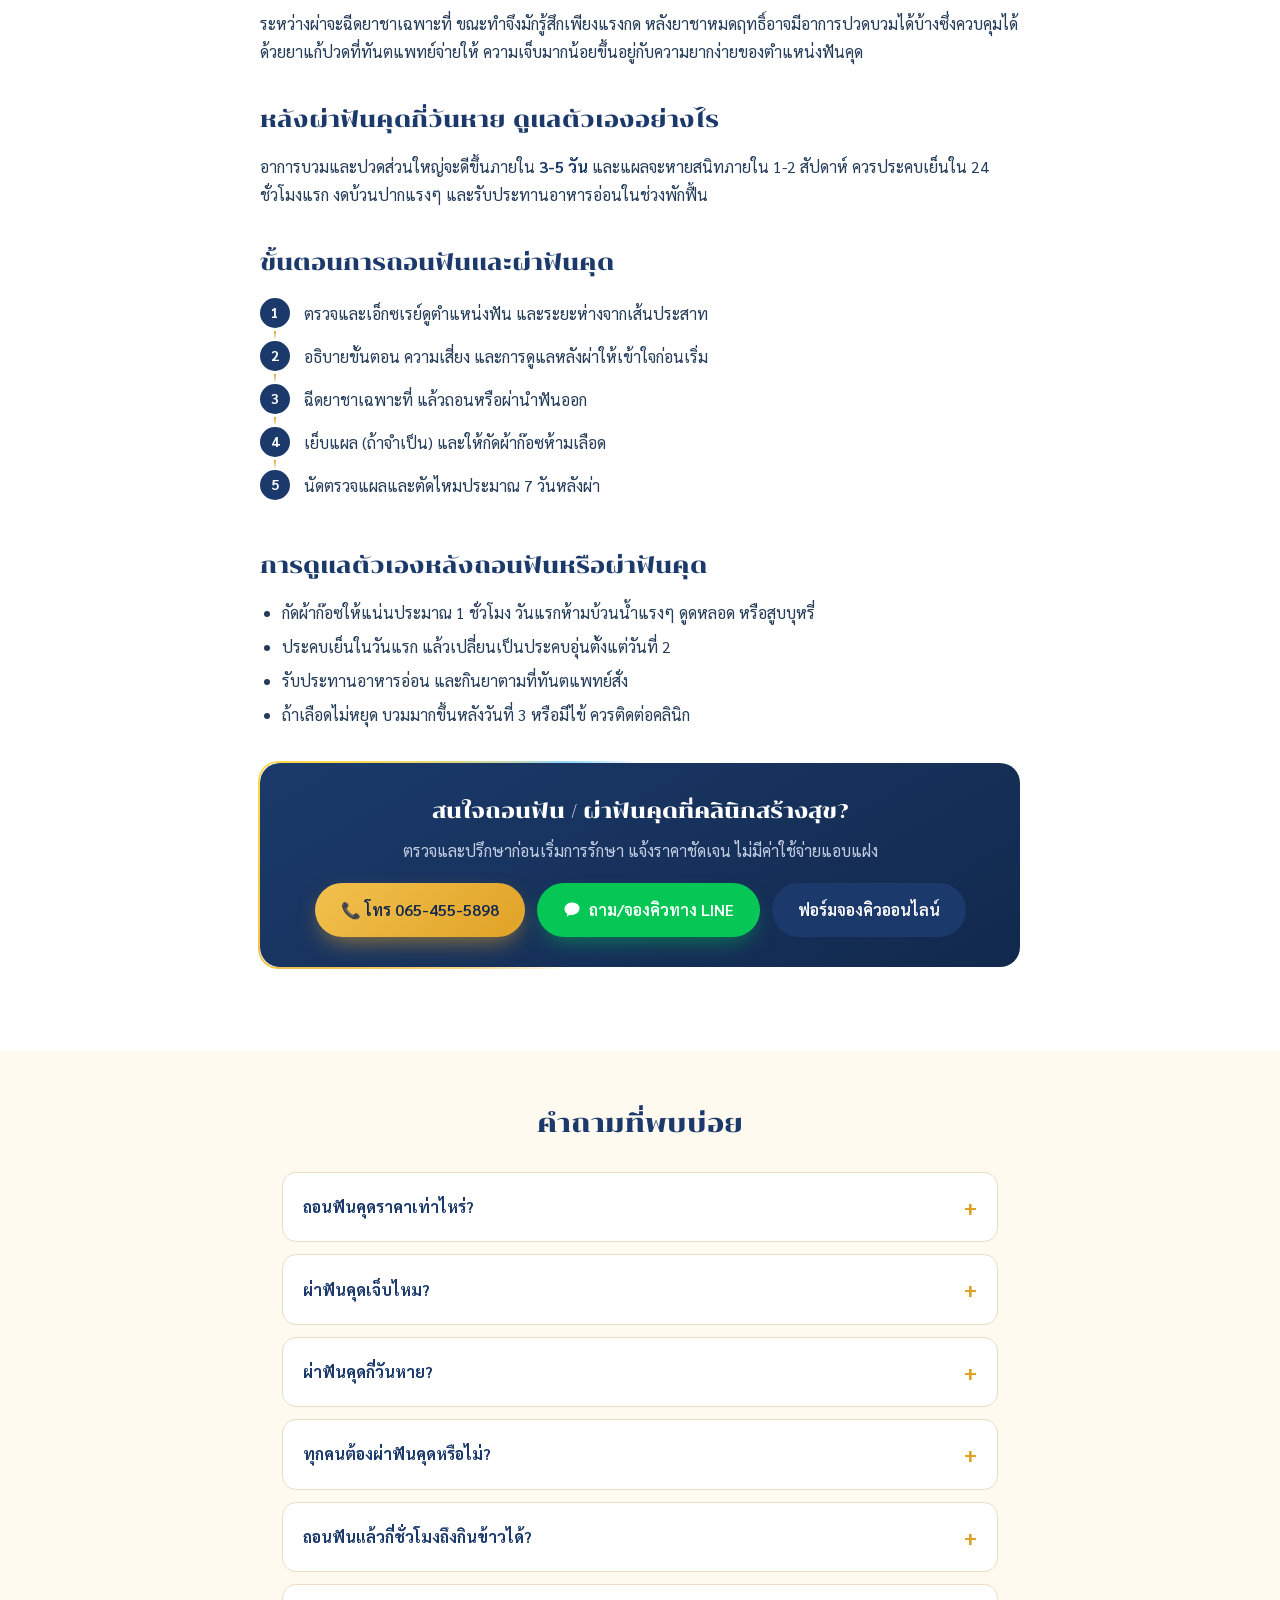
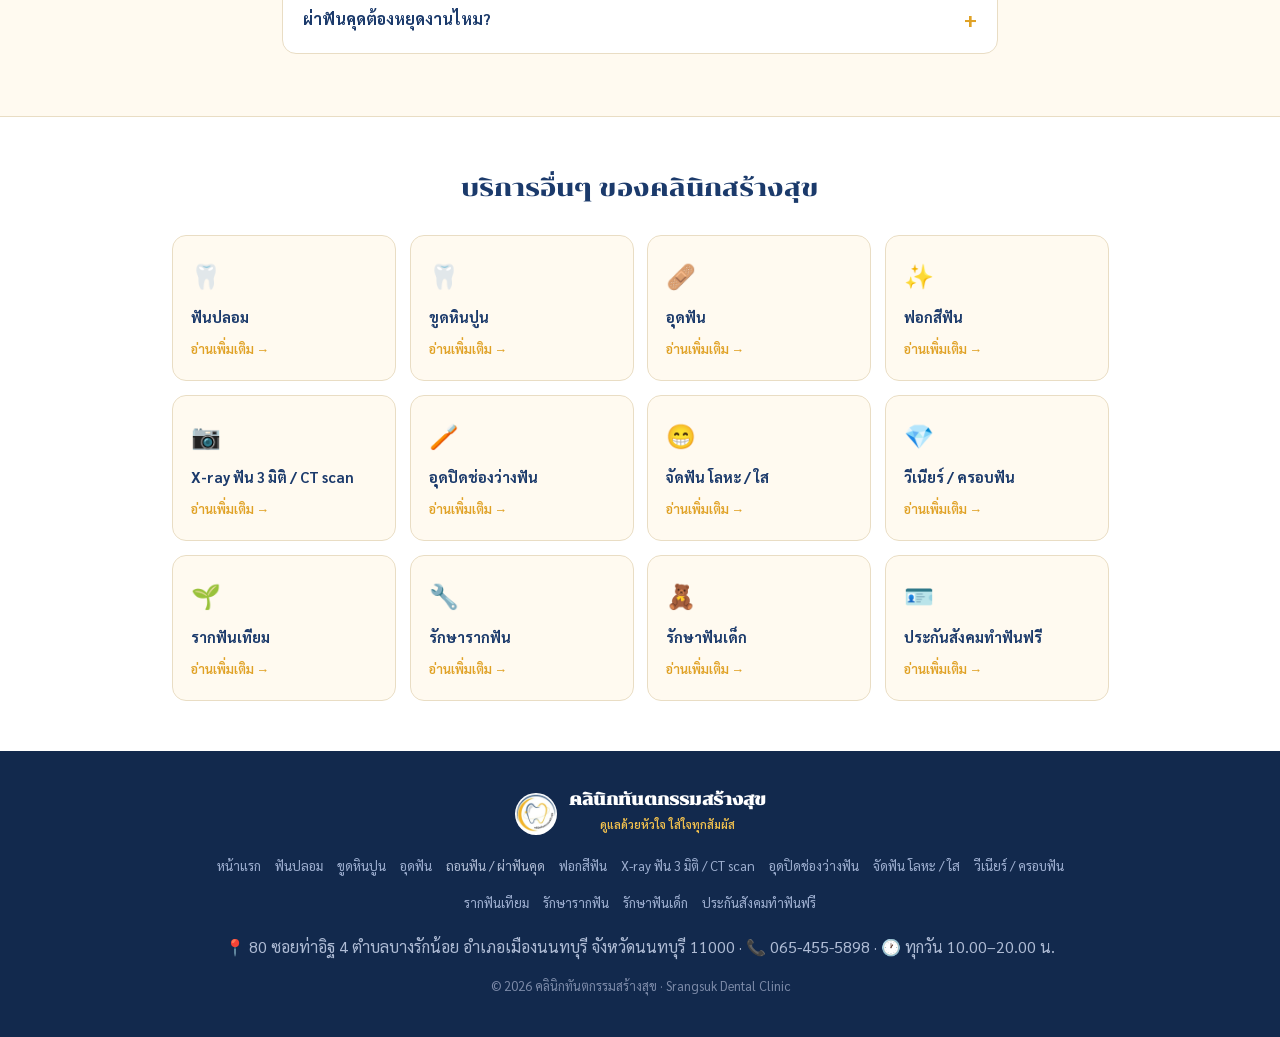
<file: services/thon-fun-pha-fun-khud.html>
<!DOCTYPE html>
<html lang="th">
<head>
<meta charset="UTF-8">
<meta name="viewport" content="width=device-width, initial-scale=1.0">
<title>ถอนฟัน ผ่าฟันคุด ท่าอิฐ นนทบุรี ราคา เจ็บไหม | คลินิกทันตกรรมสร้างสุข</title>
<meta name="description" content="ถอนฟันราคาเท่าไหร่ ผ่าฟันคุดเจ็บไหม กี่วันหาย ดูแลตัวเองอย่างไรหลังผ่า อ่านคำแนะนำจากทันตแพทย์คลินิกทันตกรรมสร้างสุข นนทบุรี">
<meta name="keywords" content="ถอนฟันคุดราคาเท่าไหร่, ผ่าฟันคุดเจ็บไหม, ผ่าฟันคุดกี่วันหาย">
<link rel="canonical" href="https://srangsukdental.com/services/thon-fun-pha-fun-khud.html">
<meta name="robots" content="index, follow, max-image-preview:large, max-snippet:-1, max-video-preview:-1">
<link rel="alternate" hreflang="th" href="https://srangsukdental.com/services/thon-fun-pha-fun-khud.html">
<link rel="alternate" hreflang="x-default" href="https://srangsukdental.com/services/thon-fun-pha-fun-khud.html">
<meta name="geo.region" content="TH-12">
<meta name="geo.placename" content="ท่าอิฐ, บางรักน้อย, เมืองนนทบุรี">
<meta name="twitter:title" content="ถอนฟัน ผ่าฟันคุด ท่าอิฐ นนทบุรี ราคา เจ็บไหม | คลินิกทันตกรรมสร้างสุข">
<meta name="twitter:description" content="ถอนฟันราคาเท่าไหร่ ผ่าฟันคุดเจ็บไหม กี่วันหาย ดูแลตัวเองอย่างไรหลังผ่า อ่านคำแนะนำจากทันตแพทย์คลินิกทันตกรรมสร้างสุข นนทบุรี">
<meta property="article:published_time" content="2025-01-01">
<meta property="article:modified_time" content="2026-11-25">
<meta property="og:type" content="article">
<meta property="og:title" content="ถอนฟัน ผ่าฟันคุด ท่าอิฐ นนทบุรี ราคา เจ็บไหม | คลินิกทันตกรรมสร้างสุข">
<meta property="og:description" content="ถอนฟันราคาเท่าไหร่ ผ่าฟันคุดเจ็บไหม กี่วันหาย ดูแลตัวเองอย่างไรหลังผ่า อ่านคำแนะนำจากทันตแพทย์คลินิกทันตกรรมสร้างสุข นนทบุรี">
<meta property="og:url" content="https://srangsukdental.com/services/thon-fun-pha-fun-khud.html">
<meta property="og:site_name" content="คลินิกทันตกรรมสร้างสุข">
<meta name="twitter:card" content="summary_large_image">
<meta property="og:image" content="https://srangsukdental.com/assets/brand/og-image.jpg">
<meta property="og:image:width" content="1200">
<meta property="og:image:height" content="630">
<meta property="og:image:alt" content="คลินิกทันตกรรมสร้างสุข ท่าอิฐ นนทบุรี">
<meta property="og:locale" content="th_TH">
<meta name="theme-color" content="#1b3a6b">
<link rel="icon" type="image/png" sizes="32x32" href="/assets/brand/favicon-32.png">
<link rel="apple-touch-icon" href="/assets/brand/icon-180.png">
<link rel="manifest" href="/site.webmanifest">
<link rel="preconnect" href="https://fonts.googleapis.com">
<link rel="preconnect" href="https://fonts.gstatic.com" crossorigin>
<link href="https://fonts.googleapis.com/css2?family=Chonburi&family=Sarabun:wght@300;400;500;600;700&display=swap" rel="stylesheet">
<style>
:root{--navy:#1b3a6b;--navy-deep:#12294d;--gold:#e0a226;--gold-soft:#f2c14e;--yellow:#ffd84d;
--cream:#fffaf0;--ink:#243b58;--muted:#5a6b80;--line:#e9ddc4;--shadow:0 18px 50px -18px rgba(27,58,107,.35);}
*{margin:0;padding:0;box-sizing:border-box}
html{scroll-behavior:smooth}
body{font-family:'Sarabun',sans-serif;color:var(--ink);background:var(--cream);line-height:1.75}
h1,h2,h3,.display{font-family:'Chonburi',serif;font-weight:400}
a{text-decoration:none;color:inherit}
.wrap{max-width:980px;margin:0 auto;padding:0 22px}
b{color:var(--navy)}
.btn{display:inline-flex;align-items:center;gap:8px;padding:13px 26px;border-radius:999px;font-weight:600;font-size:1rem;cursor:pointer;border:none}
.btn-gold{background:linear-gradient(135deg,var(--gold-soft),var(--gold));color:var(--navy-deep);box-shadow:0 10px 24px -8px rgba(224,162,38,.7)}
.btn-navy{background:var(--navy);color:#fff}
header{position:sticky;top:0;z-index:50;background:rgba(255,250,240,.95);backdrop-filter:blur(10px);border-bottom:1px solid var(--line)}
nav{display:flex;align-items:center;justify-content:space-between;padding:12px 22px;max-width:1180px;margin:0 auto;flex-wrap:wrap;gap:10px}
.brand{display:flex;align-items:center;gap:12px}
.logo-mark{width:42px;height:42px;border-radius:50%;background:#fff url(/assets/brand/icon-192.png) center/cover no-repeat;flex-shrink:0;display:block}

.brand-text b{font-family:'Chonburi',serif;font-size:1.02rem;color:var(--navy);display:block;line-height:1.1}
.brand-text span{font-size:.68rem;color:var(--gold);font-weight:600}
.menu{display:flex;gap:20px;align-items:center;flex-wrap:wrap}
.menu a{font-weight:500;font-size:.92rem;color:var(--ink)}
.menu .btn{padding:9px 18px;font-size:.86rem}
.breadcrumb{display:block;font-size:.86rem;color:var(--muted);padding:16px 22px;max-width:980px;margin:0 auto}
.breadcrumb a{color:var(--gold);font-weight:600}
.hero-page{background:linear-gradient(160deg,var(--navy),var(--navy-deep));color:#fff;padding:44px 22px 54px;position:relative;overflow:hidden}
.hero-page::before{content:"";position:absolute;top:-100px;right:-100px;width:360px;height:360px;border-radius:50%;background:radial-gradient(circle,rgba(255,216,77,.18),transparent 70%)}
.hero-page .wrap{position:relative;z-index:2}
.hero-page .ic{font-size:2.6rem;margin-bottom:10px}
.hero-page h1{font-size:clamp(1.5rem,3.6vw,2.2rem);line-height:1.35;margin-bottom:14px}
.hero-page p.lead{color:#dbe3f4;font-size:1.02rem;max-width:640px}
.hero-page .cta-row{display:flex;gap:12px;flex-wrap:wrap;margin-top:22px}
article{background:#fff;padding:50px 22px}
article .inner{max-width:760px;margin:0 auto}
article p{margin-bottom:16px;color:var(--ink)}
article h2{color:var(--navy);font-size:1.4rem;margin:34px 0 14px}
.adv-grid{display:grid;grid-template-columns:repeat(auto-fit,minmax(210px,1fr));gap:14px;margin:30px 0}
.adv{background:var(--cream);border:1px solid var(--line);border-radius:14px;padding:16px 18px}
.adv .t{font-size:1.4rem}
.adv b{display:block;color:var(--navy);font-size:.95rem;margin:6px 0 4px}
.adv p{font-size:.85rem;color:var(--muted);margin:0}
.cta-box{background:linear-gradient(150deg,var(--navy),var(--navy-deep));color:#fff;border-radius:20px;padding:30px;margin:34px 0;text-align:center}
.cta-box h3{color:#fff;font-size:1.3rem;margin-bottom:8px}
.cta-box p{color:#c3cee4;margin-bottom:18px}
.cta-box .cta-row{display:flex;gap:12px;justify-content:center;flex-wrap:wrap}
.faq{background:var(--cream);padding:50px 22px}
.faq .wrap{max-width:760px}
.faq h2{color:var(--navy);text-align:center;margin-bottom:26px;font-size:1.6rem}
details{background:#fff;border:1px solid var(--line);border-radius:14px;margin-bottom:12px;padding:16px 20px}
summary{cursor:pointer;font-weight:700;color:var(--navy);list-style:none;display:flex;justify-content:space-between;align-items:center}
summary::-webkit-details-marker{display:none}
summary::after{content:"+";font-size:1.3rem;color:var(--gold);flex-shrink:0;margin-left:12px}
details[open] summary::after{content:"−"}
details p{margin-top:12px;color:var(--muted);font-size:.95rem}
.related{background:#fff;padding:50px 22px;border-top:1px solid var(--line)}
.related h2{text-align:center;color:var(--navy);margin-bottom:26px;font-size:1.5rem}
.rel-grid{display:grid;grid-template-columns:repeat(auto-fill,minmax(200px,1fr));gap:14px;max-width:1000px;margin:0 auto}
.rel-card{background:var(--cream);border:1px solid var(--line);border-radius:14px;padding:18px;transition:.2s}
.rel-card:hover{border-color:var(--gold);transform:translateY(-3px)}
.rel-card .t{font-size:1.5rem;margin-bottom:8px}
.rel-card b{color:var(--navy);font-size:.92rem;display:block;margin-bottom:4px}
.rel-card span{color:var(--gold);font-size:.8rem;font-weight:600}
footer{background:var(--navy-deep);color:#aebbd4;padding:40px 22px;text-align:center}
footer .fsite{display:flex;flex-wrap:wrap;gap:14px;justify-content:center;max-width:900px;margin:18px auto;font-size:.82rem}
footer .fsite a{color:#9fb0d1}
footer .fsite a:hover{color:var(--yellow)}
.copy{font-size:.8rem;color:#7c8aa8;margin-top:14px}
@media(max-width:720px){.menu{display:none}}

.btn-line{background:#06c755;color:#fff;box-shadow:0 10px 22px -8px rgba(6,199,85,.55)}
.btn-line:hover{background:#05b34c}
.hero-page .ic img{width:110px;height:110px;border-radius:24px;background:#fffaf0;padding:8px;box-shadow:0 12px 30px -10px rgba(0,0,0,.4)}
.local-note{background:#fffaf0;border-left:4px solid var(--gold);border-radius:12px;padding:14px 18px;margin:22px 0;color:var(--ink);font-size:.95rem}
.fab-line{position:fixed;right:22px;bottom:22px;z-index:60;width:58px;height:58px;border-radius:50%;background:#06c755;color:#fff;display:grid;place-items:center;box-shadow:0 12px 26px -8px rgba(6,199,85,.7)}
.fab-line svg{width:28px;height:28px}
.action-bar{display:none}
@media(max-width:720px){
  .fab-line{display:none}
  .action-bar{display:grid;grid-template-columns:1fr 1.4fr 1fr;position:fixed;left:0;right:0;bottom:0;z-index:60;background:#fff;border-top:1px solid var(--line);box-shadow:0 -8px 24px -12px rgba(27,58,107,.35);padding:8px 10px calc(8px + env(safe-area-inset-bottom))}
  .action-bar a{display:flex;flex-direction:column;align-items:center;gap:2px;font-size:.78rem;font-weight:700;color:var(--navy);padding:6px 0;border-radius:12px}
  .action-bar a.ab-line{background:#06c755;color:#fff}
  body{padding-bottom:74px}
}
.tldr{background:var(--cream);border:1px solid var(--line);border-left:4px solid var(--gold);border-radius:14px;padding:18px 22px;margin:22px 0}
article .tldr h2{font-size:1.1rem;margin:0 0 8px}
.tldr ul{padding-left:20px}.tldr li{margin:4px 0}
.steps{counter-reset:s;list-style:none;padding:0;margin:10px 0 20px}
.steps li{counter-increment:s;position:relative;padding:3px 0 12px 44px}
.steps li::before{content:counter(s);position:absolute;left:0;top:1px;width:30px;height:30px;border-radius:50%;background:var(--navy);color:#fff;font-weight:700;display:flex;align-items:center;justify-content:center;font-size:.9rem}
.care{padding-left:22px;margin-bottom:16px}.care li{margin:6px 0}
.byline{margin-top:14px;font-size:.85rem;color:#b9c6e0}
</style>
<link rel="stylesheet" href="/assets/fx.css">
<script type="application/ld+json">
{
 "@context": "https://schema.org",
 "@graph": [
  {
   "@type": "Dentist",
   "@id": "https://srangsukdental.com/#clinic",
   "name": "คลินิกทันตกรรมสร้างสุข",
   "alternateName": "Srangsuk Dental Clinic",
   "url": "https://srangsukdental.com/",
   "telephone": "+66654555898",
   "address": {
    "@type": "PostalAddress",
    "streetAddress": "80 ซอยท่าอิฐ 4 ตำบลบางรักน้อย",
    "addressLocality": "อำเภอเมืองนนทบุรี",
    "addressRegion": "นนทบุรี",
    "postalCode": "11000",
    "addressCountry": "TH"
   },
   "logo": "https://srangsukdental.com/assets/brand/icon-512.png",
   "image": "https://srangsukdental.com/assets/brand/og-image.jpg",
   "sameAs": [
    "https://www.facebook.com/srangsuk.dental/",
    "https://www.instagram.com/srangsuk_dental_clinic/",
    "https://line.me/R/ti/p/@096tnjfb"
   ],
   "areaServed": [
    "ท่าอิฐ",
    "บางรักน้อย",
    "ไทรม้า",
    "บางรักพัฒนา",
    "อำเภอเมืองนนทบุรี",
    "นนทบุรี"
   ],
   "openingHours": "Mo-Su 10:00-20:00",
   "openingHoursSpecification": [
    {
     "@type": "OpeningHoursSpecification",
     "dayOfWeek": [
      "Monday",
      "Tuesday",
      "Wednesday",
      "Thursday",
      "Friday",
      "Saturday",
      "Sunday"
     ],
     "opens": "10:00",
     "closes": "20:00"
    }
   ]
  },
  {
   "@type": "WebSite",
   "@id": "https://srangsukdental.com/#website",
   "url": "https://srangsukdental.com/",
   "name": "คลินิกทันตกรรมสร้างสุข",
   "inLanguage": "th-TH",
   "publisher": {
    "@id": "https://srangsukdental.com/#clinic"
   }
  },
  {
   "@type": "MedicalWebPage",
   "@id": "https://srangsukdental.com/services/thon-fun-pha-fun-khud.html#webpage",
   "url": "https://srangsukdental.com/services/thon-fun-pha-fun-khud.html",
   "name": "ถอนฟัน ผ่าฟันคุด ท่าอิฐ นนทบุรี ราคา เจ็บไหม | คลินิกทันตกรรมสร้างสุข",
   "description": "ถอนฟันราคาเท่าไหร่ ผ่าฟันคุดเจ็บไหม กี่วันหาย ดูแลตัวเองอย่างไรหลังผ่า อ่านคำแนะนำจากทันตแพทย์คลินิกทันตกรรมสร้างสุข นนทบุรี",
   "inLanguage": "th-TH",
   "isPartOf": {
    "@id": "https://srangsukdental.com/#website"
   },
   "breadcrumb": {
    "@id": "https://srangsukdental.com/services/thon-fun-pha-fun-khud.html#breadcrumb"
   },
   "about": {
    "@id": "https://srangsukdental.com/services/thon-fun-pha-fun-khud.html#procedure"
   },
   "audience": {
    "@type": "MedicalAudience",
    "audienceType": "Patient"
   },
   "datePublished": "2025-01-01",
   "dateModified": "2026-11-25",
   "lastReviewed": "2026-11-25",
   "reviewedBy": {
    "@id": "https://srangsukdental.com/#clinic"
   },
   "primaryImageOfPage": {
    "@type": "ImageObject",
    "url": "https://srangsukdental.com/assets/brand/og-image.jpg",
    "width": 1200,
    "height": 630
   }
  },
  {
   "@type": "Article",
   "@id": "https://srangsukdental.com/services/thon-fun-pha-fun-khud.html#article",
   "headline": "ถอนฟันคุดราคาเท่าไหร่? เจ็บไหม กี่วันหาย",
   "description": "ถอนฟันราคาเท่าไหร่ ผ่าฟันคุดเจ็บไหม กี่วันหาย ดูแลตัวเองอย่างไรหลังผ่า อ่านคำแนะนำจากทันตแพทย์คลินิกทันตกรรมสร้างสุข นนทบุรี",
   "author": {
    "@id": "https://srangsukdental.com/#clinic"
   },
   "publisher": {
    "@id": "https://srangsukdental.com/#clinic"
   },
   "mainEntityOfPage": {
    "@id": "https://srangsukdental.com/services/thon-fun-pha-fun-khud.html#webpage"
   },
   "datePublished": "2025-01-01",
   "dateModified": "2026-11-25",
   "inLanguage": "th-TH",
   "image": "https://srangsukdental.com/assets/brand/og-image.jpg"
  },
  {
   "@type": "MedicalProcedure",
   "@id": "https://srangsukdental.com/services/thon-fun-pha-fun-khud.html#procedure",
   "name": "ถอนฟัน / ผ่าฟันคุด",
   "description": "ฟันคุดคือฟันที่ขึ้นไม่ได้ตามปกติ มักเป็นฟันกรามซี่สุดท้าย",
   "howPerformed": "ตรวจและเอ็กซเรย์ดูตำแหน่งฟัน และระยะห่างจากเส้นประสาท → อธิบายขั้นตอน ความเสี่ยง และการดูแลหลังผ่าให้เข้าใจก่อนเริ่ม → ฉีดยาชาเฉพาะที่ แล้วถอนหรือผ่านำฟันออก → เย็บแผล (ถ้าจำเป็น) และให้กัดผ้าก๊อซห้ามเลือด → นัดตรวจแผลและตัดไหมประมาณ 7 วันหลังผ่า",
   "url": "https://srangsukdental.com/services/thon-fun-pha-fun-khud.html"
  },
  {
   "@type": "Service",
   "@id": "https://srangsukdental.com/services/thon-fun-pha-fun-khud.html#service",
   "name": "ถอนฟัน / ผ่าฟันคุด",
   "serviceType": "ถอนฟัน / ผ่าฟันคุด",
   "description": "ฟันคุดคือฟันที่ขึ้นไม่ได้ตามปกติ มักเป็นฟันกรามซี่สุดท้าย",
   "url": "https://srangsukdental.com/services/thon-fun-pha-fun-khud.html",
   "provider": {
    "@id": "https://srangsukdental.com/#clinic"
   },
   "areaServed": [
    "ท่าอิฐ",
    "บางรักน้อย",
    "ไทรม้า",
    "บางรักพัฒนา",
    "อำเภอเมืองนนทบุรี",
    "นนทบุรี"
   ],
   "availableChannel": {
    "@type": "ServiceChannel",
    "serviceUrl": "https://line.me/R/ti/p/@096tnjfb",
    "servicePhone": {
     "@type": "ContactPoint",
     "telephone": "+66654555898",
     "contactType": "นัดหมาย",
     "availableLanguage": "th"
    }
   }
  },
  {
   "@type": "BreadcrumbList",
   "@id": "https://srangsukdental.com/services/thon-fun-pha-fun-khud.html#breadcrumb",
   "itemListElement": [
    {
     "@type": "ListItem",
     "position": 1,
     "name": "หน้าแรก",
     "item": "https://srangsukdental.com/"
    },
    {
     "@type": "ListItem",
     "position": 2,
     "name": "บริการ",
     "item": "https://srangsukdental.com/#services"
    },
    {
     "@type": "ListItem",
     "position": 3,
     "name": "ถอนฟัน / ผ่าฟันคุด",
     "item": "https://srangsukdental.com/services/thon-fun-pha-fun-khud.html"
    }
   ]
  },
  {
   "@type": "FAQPage",
   "@id": "https://srangsukdental.com/services/thon-fun-pha-fun-khud.html#faq",
   "mainEntity": [
    {
     "@type": "Question",
     "name": "ถอนฟันคุดราคาเท่าไหร่?",
     "acceptedAnswer": {
      "@type": "Answer",
      "text": "ราคาถอนฟันและผ่าฟันคุดขึ้นอยู่กับความซับซ้อนของตำแหน่งฟันคุด แนะนำให้เอ็กซเรย์และประเมินราคาก่อนตัดสินใจ ผู้ประกันตนใช้สิทธิประกันสังคมผ่าฟันคุดได้สูงสุด 2,500 บาทต่อซี่ (ตั้งแต่ 1 พ.ค. 2569) ทันตแพทย์จะตรวจและแจ้งราคาให้ทราบก่อนเริ่มรักษาทุกครั้ง สอบถามเบื้องต้นได้ทาง LINE @096tnjfb หรือโทร 065-455-5898"
     }
    },
    {
     "@type": "Question",
     "name": "ผ่าฟันคุดเจ็บไหม?",
     "acceptedAnswer": {
      "@type": "Answer",
      "text": "ขณะผ่าจะฉีดยาชาเฉพาะที่ จึงมักรู้สึกเพียงแรงกด หลังยาชาหมดฤทธิ์อาจปวดบวมได้บ้างแต่ควบคุมได้ด้วยยาแก้ปวด"
     }
    },
    {
     "@type": "Question",
     "name": "ผ่าฟันคุดกี่วันหาย?",
     "acceptedAnswer": {
      "@type": "Answer",
      "text": "อาการบวมมักดีขึ้นใน 3-5 วัน และแผลหายสนิทภายใน 1-2 สัปดาห์"
     }
    },
    {
     "@type": "Question",
     "name": "ทุกคนต้องผ่าฟันคุดหรือไม่?",
     "acceptedAnswer": {
      "@type": "Answer",
      "text": "ไม่จำเป็นเสมอไป หากฟันคุดขึ้นตรงและไม่ก่อปัญหา ทันตแพทย์อาจแนะนำให้เฝ้าระวังแทนการผ่าออก ควรเอ็กซเรย์เพื่อประเมินเป็นรายบุคคล"
     }
    },
    {
     "@type": "Question",
     "name": "ถอนฟันแล้วกี่ชั่วโมงถึงกินข้าวได้?",
     "acceptedAnswer": {
      "@type": "Answer",
      "text": "รอให้ยาชาหมดฤทธิ์ก่อน ประมาณ 2–3 ชั่วโมง แล้วเริ่มด้วยอาหารอ่อนที่ไม่ร้อนจัด และเคี้ยวด้านตรงข้ามกับแผล"
     }
    },
    {
     "@type": "Question",
     "name": "ผ่าฟันคุดต้องหยุดงานไหม?",
     "acceptedAnswer": {
      "@type": "Answer",
      "text": "ส่วนใหญ่พักฟื้น 1–2 วัน ขึ้นกับความยากของแต่ละซี่ หากต้องการใบรับรองแพทย์ แจ้งทันตแพทย์ได้ในวันที่ผ่า"
     }
    }
   ]
  }
 ]
}
</script>
</head>
<body>

<header>
  <nav>
    <a class="brand" href="../index.html">
      <span class="logo-mark"></span>
      <span class="brand-text"><b>คลินิกทันตกรรมสร้างสุข</b><span>ดูแลด้วยหัวใจ ใส่ใจทุกสัมผัส</span></span>
    </a>
    <div class="menu">
      <a href="../index.html">หน้าแรก</a>
      <a href="../index.html#services">บริการทั้งหมด</a>
      <a href="../index.html#reviews">รีวิว</a>
      <a href="../index.html#contact">ติดต่อ</a>
      <a class="btn btn-gold" href="tel:0654555898">📞 นัดทำฟัน</a>
    </div>
  </nav>
</header>

<nav class="breadcrumb" aria-label="breadcrumb">
  <a href="../index.html">หน้าแรก</a> › <a href="../index.html#services">บริการ</a> › ถอนฟัน / ผ่าฟันคุด
</nav>

<section class="hero-page">
  <div class="wrap">
    <h1>ถอนฟันคุดราคาเท่าไหร่? เจ็บไหม กี่วันหาย</h1>
    <p class="lead">ถอนฟันราคาเท่าไหร่ ผ่าฟันคุดเจ็บไหม กี่วันหาย ดูแลตัวเองอย่างไรหลังผ่า อ่านคำแนะนำจากทันตแพทย์คลินิกทันตกรรมสร้างสุข นนทบุรี</p>
    <p class="byline">เนื้อหาโดยทีมทันตแพทย์ คลินิกทันตกรรมสร้างสุข · อัปเดตล่าสุด 25 พฤศจิกายน 2569</p>
    <div class="cta-row">
      <a class="btn btn-gold" href="tel:0654555898">📞 โทรนัด 065-455-5898</a>
      <a class="btn btn-line" href="https://line.me/R/oaMessage/@096tnjfb/?%E0%B8%AA%E0%B8%A7%E0%B8%B1%E0%B8%AA%E0%B8%94%E0%B8%B5%E0%B8%84%E0%B8%A3%E0%B8%B1%E0%B8%9A/%E0%B8%84%E0%B9%88%E0%B8%B0%20%E0%B8%AA%E0%B8%99%E0%B9%83%E0%B8%88%E0%B8%96%E0%B8%AD%E0%B8%99%E0%B8%9F%E0%B8%B1%E0%B8%99%20/%20%E0%B8%9C%E0%B9%88%E0%B8%B2%E0%B8%9F%E0%B8%B1%E0%B8%99%E0%B8%84%E0%B8%B8%E0%B8%94%20%E0%B8%AD%E0%B8%A2%E0%B8%B2%E0%B8%81%E0%B8%AA%E0%B8%AD%E0%B8%9A%E0%B8%96%E0%B8%B2%E0%B8%A1/%E0%B8%88%E0%B8%AD%E0%B8%87%E0%B8%84%E0%B8%B4%E0%B8%A7%20%28%E0%B8%AA%E0%B9%88%E0%B8%87%E0%B8%88%E0%B8%B2%E0%B8%81%E0%B8%AB%E0%B8%99%E0%B9%89%E0%B8%B2%E0%B9%80%E0%B8%A7%E0%B9%87%E0%B8%9A%20%E0%B8%96%E0%B8%AD%E0%B8%99%E0%B8%9F%E0%B8%B1%E0%B8%99%20/%20%E0%B8%9C%E0%B9%88%E0%B8%B2%E0%B8%9F%E0%B8%B1%E0%B8%99%E0%B8%84%E0%B8%B8%E0%B8%94%29" target="_blank" rel="noopener"><svg viewBox="0 0 24 24" width="18" height="18" fill="currentColor" aria-hidden="true"><path d="M12 2C6.48 2 2 5.94 2 10.7c0 2.72 1.51 5.14 3.87 6.7-.13.86-.62 2.4-.71 2.77-.11.47.17.46.36.34.15-.1 2.4-1.63 3.37-2.29.98.2 2.01.31 3.11.31 5.52 0 10-3.94 10-8.7S17.52 2 12 2z"/></svg> ถาม/จองคิวทาง LINE</a>
    </div>
  </div>
</section>

<article>
  <div class="inner">
    <p><b>ฟันคุด</b> คือฟันที่ขึ้นไม่เต็มซี่หรือขึ้นผิดตำแหน่ง มักพบบริเวณฟันกรามซี่ในสุด หากปล่อยไว้อาจทำให้ปวด บวม หรือฟันซี่ข้างเคียงผุลามได้ ทันตแพทย์จึงมักแนะนำให้ถอนหรือผ่าออก</p>
<p>ที่ คลินิกทันตกรรมสร้างสุข ทันตแพทย์จะเอ็กซเรย์ประเมินตำแหน่งฟันคุดก่อนทุกครั้ง พร้อมอธิบายขั้นตอนและการดูแลตัวเองหลังผ่าอย่างละเอียด</p>
    <div class="tldr"><h2>สรุปสั้นๆ: ถอนฟัน / ผ่าฟันคุด</h2><ul><li>ฟันคุดคือฟันที่ขึ้นไม่ได้ตามปกติ มักเป็นฟันกรามซี่สุดท้าย</li><li>ต้องเอ็กซเรย์ประเมินตำแหน่งฟันก่อนผ่าทุกครั้ง</li><li>ทำภายใต้ยาชาเฉพาะที่</li><li>อาการปวดบวมส่วนใหญ่ดีขึ้นภายใน 3–5 วัน แผลหายสนิทใน 1–2 สัปดาห์</li><li>ผ่าฟันคุดใช้สิทธิประกันสังคมแยกวงเงินสูงสุด 2,500 บาท/ซี่</li></ul></div>
    <p class="local-note">📍 บริการถอนฟัน / ผ่าฟันคุดที่ <b>คลินิกทันตกรรมสร้างสุข ท่าอิฐ นนทบุรี</b> — 80 ซอยท่าอิฐ 4 บางรักน้อย ใกล้สถานี MRT บางรักน้อย–ท่าอิฐ (สายสีม่วง) เดินทางสะดวกจากรัตนาธิเบศร์และราชพฤกษ์ · เปิดทุกวัน 10.00–20.00 น.</p>
    <div class="adv-grid">
      <div class="adv"><div class="t">🦷</div><b>หมอมือเบา นุ่มนวล</b><p>ทันตแพทย์ทุกท่านเน้นเทคนิคนุ่มนวล ลดความรู้สึกเจ็บระหว่างการรักษา</p></div>
<div class="adv"><div class="t">✨</div><b>สะอาด ปลอดเชื้อ</b><p>เครื่องมือและอุปกรณ์ผ่านการฆ่าเชื้อตามมาตรฐานทุกขั้นตอน</p></div>
<div class="adv"><div class="t">💬</div><b>โปร่งใส ไม่ขายเกินจำเป็น</b><p>แจ้งราคาและแผนการรักษาที่จำเป็นจริงก่อนเริ่มทุกครั้ง</p></div>
<div class="adv"><div class="t">🤝</div><b>รับสิทธิประกันสังคม</b><p>ขูดหินปูน อุดฟัน ถอนฟัน วงเงิน 900 บาท/ปี ไม่ต้องสำรองจ่าย</p></div>
    </div>
    <h2>ฟันคุดคืออะไร ทำไมต้องผ่าออก</h2>
<p>ฟันคุดมักไม่มีพื้นที่พอให้ขึ้นตรง จึงดันฟันซี่ข้างเคียงหรือฝังอยู่ใต้เหงือก ทำให้เกิดการอักเสบ ปวด หรือเป็นแหล่งสะสมเชื้อโรคจนฟันข้างเคียงผุ การผ่าออกจึงช่วยป้องกันปัญหาที่จะตามมาในอนาคต</p>
<h2>ผ่าฟันคุดเจ็บไหม</h2>
<p>ระหว่างผ่าจะฉีดยาชาเฉพาะที่ ขณะทำจึงมักรู้สึกเพียงแรงกด หลังยาชาหมดฤทธิ์อาจมีอาการปวดบวมได้บ้างซึ่งควบคุมได้ด้วยยาแก้ปวดที่ทันตแพทย์จ่ายให้ ความเจ็บมากน้อยขึ้นอยู่กับความยากง่ายของตำแหน่งฟันคุด</p>
<h2>หลังผ่าฟันคุดกี่วันหาย ดูแลตัวเองอย่างไร</h2>
<p>อาการบวมและปวดส่วนใหญ่จะดีขึ้นภายใน <b>3-5 วัน</b> และแผลจะหายสนิทภายใน 1-2 สัปดาห์ ควรประคบเย็นใน 24 ชั่วโมงแรก งดบ้วนปากแรงๆ และรับประทานอาหารอ่อนในช่วงพักฟื้น</p>
    <h2>ขั้นตอนการถอนฟันและผ่าฟันคุด</h2>
<ol class="steps"><li>ตรวจและเอ็กซเรย์ดูตำแหน่งฟัน และระยะห่างจากเส้นประสาท</li><li>อธิบายขั้นตอน ความเสี่ยง และการดูแลหลังผ่าให้เข้าใจก่อนเริ่ม</li><li>ฉีดยาชาเฉพาะที่ แล้วถอนหรือผ่านำฟันออก</li><li>เย็บแผล (ถ้าจำเป็น) และให้กัดผ้าก๊อซห้ามเลือด</li><li>นัดตรวจแผลและตัดไหมประมาณ 7 วันหลังผ่า</li></ol>
<h2>การดูแลตัวเองหลังถอนฟันหรือผ่าฟันคุด</h2>
<ul class="care"><li>กัดผ้าก๊อซให้แน่นประมาณ 1 ชั่วโมง วันแรกห้ามบ้วนน้ำแรงๆ ดูดหลอด หรือสูบบุหรี่</li><li>ประคบเย็นในวันแรก แล้วเปลี่ยนเป็นประคบอุ่นตั้งแต่วันที่ 2</li><li>รับประทานอาหารอ่อน และกินยาตามที่ทันตแพทย์สั่ง</li><li>ถ้าเลือดไม่หยุด บวมมากขึ้นหลังวันที่ 3 หรือมีไข้ ควรติดต่อคลินิก</li></ul>
    <div class="cta-box">
      <h3>สนใจถอนฟัน / ผ่าฟันคุดที่คลินิกสร้างสุข?</h3>
      <p>ตรวจและปรึกษาก่อนเริ่มการรักษา แจ้งราคาชัดเจน ไม่มีค่าใช้จ่ายแอบแฝง</p>
      <div class="cta-row">
        <a class="btn btn-gold" href="tel:0654555898">📞 โทร 065-455-5898</a>
        <a class="btn btn-line" href="https://line.me/R/oaMessage/@096tnjfb/?%E0%B8%AA%E0%B8%A7%E0%B8%B1%E0%B8%AA%E0%B8%94%E0%B8%B5%E0%B8%84%E0%B8%A3%E0%B8%B1%E0%B8%9A/%E0%B8%84%E0%B9%88%E0%B8%B0%20%E0%B8%AA%E0%B8%99%E0%B9%83%E0%B8%88%E0%B8%96%E0%B8%AD%E0%B8%99%E0%B8%9F%E0%B8%B1%E0%B8%99%20/%20%E0%B8%9C%E0%B9%88%E0%B8%B2%E0%B8%9F%E0%B8%B1%E0%B8%99%E0%B8%84%E0%B8%B8%E0%B8%94%20%E0%B8%AD%E0%B8%A2%E0%B8%B2%E0%B8%81%E0%B8%AA%E0%B8%AD%E0%B8%9A%E0%B8%96%E0%B8%B2%E0%B8%A1/%E0%B8%88%E0%B8%AD%E0%B8%87%E0%B8%84%E0%B8%B4%E0%B8%A7%20%28%E0%B8%AA%E0%B9%88%E0%B8%87%E0%B8%88%E0%B8%B2%E0%B8%81%E0%B8%AB%E0%B8%99%E0%B9%89%E0%B8%B2%E0%B9%80%E0%B8%A7%E0%B9%87%E0%B8%9A%20%E0%B8%96%E0%B8%AD%E0%B8%99%E0%B8%9F%E0%B8%B1%E0%B8%99%20/%20%E0%B8%9C%E0%B9%88%E0%B8%B2%E0%B8%9F%E0%B8%B1%E0%B8%99%E0%B8%84%E0%B8%B8%E0%B8%94%29" target="_blank" rel="noopener"><svg viewBox="0 0 24 24" width="18" height="18" fill="currentColor" aria-hidden="true"><path d="M12 2C6.48 2 2 5.94 2 10.7c0 2.72 1.51 5.14 3.87 6.7-.13.86-.62 2.4-.71 2.77-.11.47.17.46.36.34.15-.1 2.4-1.63 3.37-2.29.98.2 2.01.31 3.11.31 5.52 0 10-3.94 10-8.7S17.52 2 12 2z"/></svg> ถาม/จองคิวทาง LINE</a>
        <a class="btn btn-navy" href="../index.html#booking">ฟอร์มจองคิวออนไลน์</a>
      </div>
    </div>
  </div>
</article>

<section class="faq">
  <div class="wrap">
    <h2>คำถามที่พบบ่อย</h2>
    <details><summary>ถอนฟันคุดราคาเท่าไหร่?</summary><p>ราคาถอนฟันและผ่าฟันคุดขึ้นอยู่กับความซับซ้อนของตำแหน่งฟันคุด แนะนำให้เอ็กซเรย์และประเมินราคาก่อนตัดสินใจ ผู้ประกันตนใช้สิทธิประกันสังคมผ่าฟันคุดได้สูงสุด 2,500 บาทต่อซี่ (ตั้งแต่ 1 พ.ค. 2569) ทันตแพทย์จะตรวจและแจ้งราคาให้ทราบก่อนเริ่มรักษาทุกครั้ง สอบถามเบื้องต้นได้ทาง LINE @096tnjfb หรือโทร 065-455-5898</p></details>
<details><summary>ผ่าฟันคุดเจ็บไหม?</summary><p>ขณะผ่าจะฉีดยาชาเฉพาะที่ จึงมักรู้สึกเพียงแรงกด หลังยาชาหมดฤทธิ์อาจปวดบวมได้บ้างแต่ควบคุมได้ด้วยยาแก้ปวด</p></details>
<details><summary>ผ่าฟันคุดกี่วันหาย?</summary><p>อาการบวมมักดีขึ้นใน 3-5 วัน และแผลหายสนิทภายใน 1-2 สัปดาห์</p></details>
<details><summary>ทุกคนต้องผ่าฟันคุดหรือไม่?</summary><p>ไม่จำเป็นเสมอไป หากฟันคุดขึ้นตรงและไม่ก่อปัญหา ทันตแพทย์อาจแนะนำให้เฝ้าระวังแทนการผ่าออก ควรเอ็กซเรย์เพื่อประเมินเป็นรายบุคคล</p></details>
<details><summary>ถอนฟันแล้วกี่ชั่วโมงถึงกินข้าวได้?</summary><p>รอให้ยาชาหมดฤทธิ์ก่อน ประมาณ 2–3 ชั่วโมง แล้วเริ่มด้วยอาหารอ่อนที่ไม่ร้อนจัด และเคี้ยวด้านตรงข้ามกับแผล</p></details>
<details><summary>ผ่าฟันคุดต้องหยุดงานไหม?</summary><p>ส่วนใหญ่พักฟื้น 1–2 วัน ขึ้นกับความยากของแต่ละซี่ หากต้องการใบรับรองแพทย์ แจ้งทันตแพทย์ได้ในวันที่ผ่า</p></details>
  </div>
</section>


<section class="related">
  <div class="wrap">
    <h2>บริการอื่นๆ ของคลินิกสร้างสุข</h2>
    <div class="rel-grid">
      <a class="rel-card" href="fun-plom.html"><div class="t">🦷</div><b>ฟันปลอม</b><span>อ่านเพิ่มเติม →</span></a>
<a class="rel-card" href="khud-hin-pun.html"><div class="t">🦷</div><b>ขูดหินปูน</b><span>อ่านเพิ่มเติม →</span></a>
<a class="rel-card" href="ud-fun.html"><div class="t">🩹</div><b>อุดฟัน</b><span>อ่านเพิ่มเติม →</span></a>
<a class="rel-card" href="fok-si-fun.html"><div class="t">✨</div><b>ฟอกสีฟัน</b><span>อ่านเพิ่มเติม →</span></a>
<a class="rel-card" href="xray-3d-ct-scan.html"><div class="t">📷</div><b>X-ray ฟัน 3 มิติ / CT scan</b><span>อ่านเพิ่มเติม →</span></a>
<a class="rel-card" href="ud-pid-chong-wang-fun.html"><div class="t">🪥</div><b>อุดปิดช่องว่างฟัน</b><span>อ่านเพิ่มเติม →</span></a>
<a class="rel-card" href="jad-fun.html"><div class="t">😁</div><b>จัดฟัน โลหะ / ใส</b><span>อ่านเพิ่มเติม →</span></a>
<a class="rel-card" href="veneer-krob-fun.html"><div class="t">💎</div><b>วีเนียร์ / ครอบฟัน</b><span>อ่านเพิ่มเติม →</span></a>
<a class="rel-card" href="rak-fun-tiam.html"><div class="t">🌱</div><b>รากฟันเทียม</b><span>อ่านเพิ่มเติม →</span></a>
<a class="rel-card" href="raksa-rak-fun.html"><div class="t">🔧</div><b>รักษารากฟัน</b><span>อ่านเพิ่มเติม →</span></a>
<a class="rel-card" href="raksa-fun-dek.html"><div class="t">🧸</div><b>รักษาฟันเด็ก</b><span>อ่านเพิ่มเติม →</span></a>
<a class="rel-card" href="prakan-sangkhom-tham-fun-free.html"><div class="t">🪪</div><b>ประกันสังคมทำฟันฟรี</b><span>อ่านเพิ่มเติม →</span></a>
    </div>
  </div>
</section>

<footer>
  <div class="wrap">
    <div class="brand" style="justify-content:center;margin-bottom:10px">
      <span class="logo-mark"></span>
      <span class="brand-text"><b style="color:#fff">คลินิกทันตกรรมสร้างสุข</b><span style="color:var(--gold-soft)">ดูแลด้วยหัวใจ ใส่ใจทุกสัมผัส</span></span>
    </div>
    <div class="fsite">
      <a href="../index.html">หน้าแรก</a><a href="fun-plom.html">ฟันปลอม</a><a href="khud-hin-pun.html">ขูดหินปูน</a><a href="ud-fun.html">อุดฟัน</a><span>ถอนฟัน / ผ่าฟันคุด</span><a href="fok-si-fun.html">ฟอกสีฟัน</a><a href="xray-3d-ct-scan.html">X-ray ฟัน 3 มิติ / CT scan</a><a href="ud-pid-chong-wang-fun.html">อุดปิดช่องว่างฟัน</a><a href="jad-fun.html">จัดฟัน โลหะ / ใส</a><a href="veneer-krob-fun.html">วีเนียร์ / ครอบฟัน</a><a href="rak-fun-tiam.html">รากฟันเทียม</a><a href="raksa-rak-fun.html">รักษารากฟัน</a><a href="raksa-fun-dek.html">รักษาฟันเด็ก</a><a href="prakan-sangkhom-tham-fun-free.html">ประกันสังคมทำฟันฟรี</a>
    </div>
    <p>📍 80 ซอยท่าอิฐ 4 ตำบลบางรักน้อย อำเภอเมืองนนทบุรี จังหวัดนนทบุรี 11000 · 📞 065-455-5898 · 🕐 ทุกวัน 10.00–20.00 น.</p>
    <p class="copy">© 2026 คลินิกทันตกรรมสร้างสุข · Srangsuk Dental Clinic</p>
  </div>
</footer>

<a class="fab-line" href="https://line.me/R/ti/p/@096tnjfb" target="_blank" rel="noopener" aria-label="แชท LINE"><svg viewBox="0 0 24 24" width="18" height="18" fill="currentColor" aria-hidden="true"><path d="M12 2C6.48 2 2 5.94 2 10.7c0 2.72 1.51 5.14 3.87 6.7-.13.86-.62 2.4-.71 2.77-.11.47.17.46.36.34.15-.1 2.4-1.63 3.37-2.29.98.2 2.01.31 3.11.31 5.52 0 10-3.94 10-8.7S17.52 2 12 2z"/></svg></a>
<nav class="action-bar" aria-label="ติดต่อด่วน">
  <a href="tel:0654555898">📞<span>โทร</span></a>
  <a class="ab-line" href="https://line.me/R/oaMessage/@096tnjfb/?%E0%B8%AA%E0%B8%A7%E0%B8%B1%E0%B8%AA%E0%B8%94%E0%B8%B5%E0%B8%84%E0%B8%A3%E0%B8%B1%E0%B8%9A/%E0%B8%84%E0%B9%88%E0%B8%B0%20%E0%B8%AA%E0%B8%99%E0%B9%83%E0%B8%88%E0%B8%96%E0%B8%AD%E0%B8%99%E0%B8%9F%E0%B8%B1%E0%B8%99%20/%20%E0%B8%9C%E0%B9%88%E0%B8%B2%E0%B8%9F%E0%B8%B1%E0%B8%99%E0%B8%84%E0%B8%B8%E0%B8%94%20%E0%B8%AD%E0%B8%A2%E0%B8%B2%E0%B8%81%E0%B8%AA%E0%B8%AD%E0%B8%9A%E0%B8%96%E0%B8%B2%E0%B8%A1/%E0%B8%88%E0%B8%AD%E0%B8%87%E0%B8%84%E0%B8%B4%E0%B8%A7%20%28%E0%B8%AA%E0%B9%88%E0%B8%87%E0%B8%88%E0%B8%B2%E0%B8%81%E0%B8%AB%E0%B8%99%E0%B9%89%E0%B8%B2%E0%B9%80%E0%B8%A7%E0%B9%87%E0%B8%9A%20%E0%B8%96%E0%B8%AD%E0%B8%99%E0%B8%9F%E0%B8%B1%E0%B8%99%20/%20%E0%B8%9C%E0%B9%88%E0%B8%B2%E0%B8%9F%E0%B8%B1%E0%B8%99%E0%B8%84%E0%B8%B8%E0%B8%94%29" target="_blank" rel="noopener">💬<span>จองคิวทาง LINE</span></a>
  <a href="../index.html#services">🦷<span>บริการอื่น</span></a>
</nav>
<script src="/assets/fx.js" defer></script>
</body>
</html>
</file>
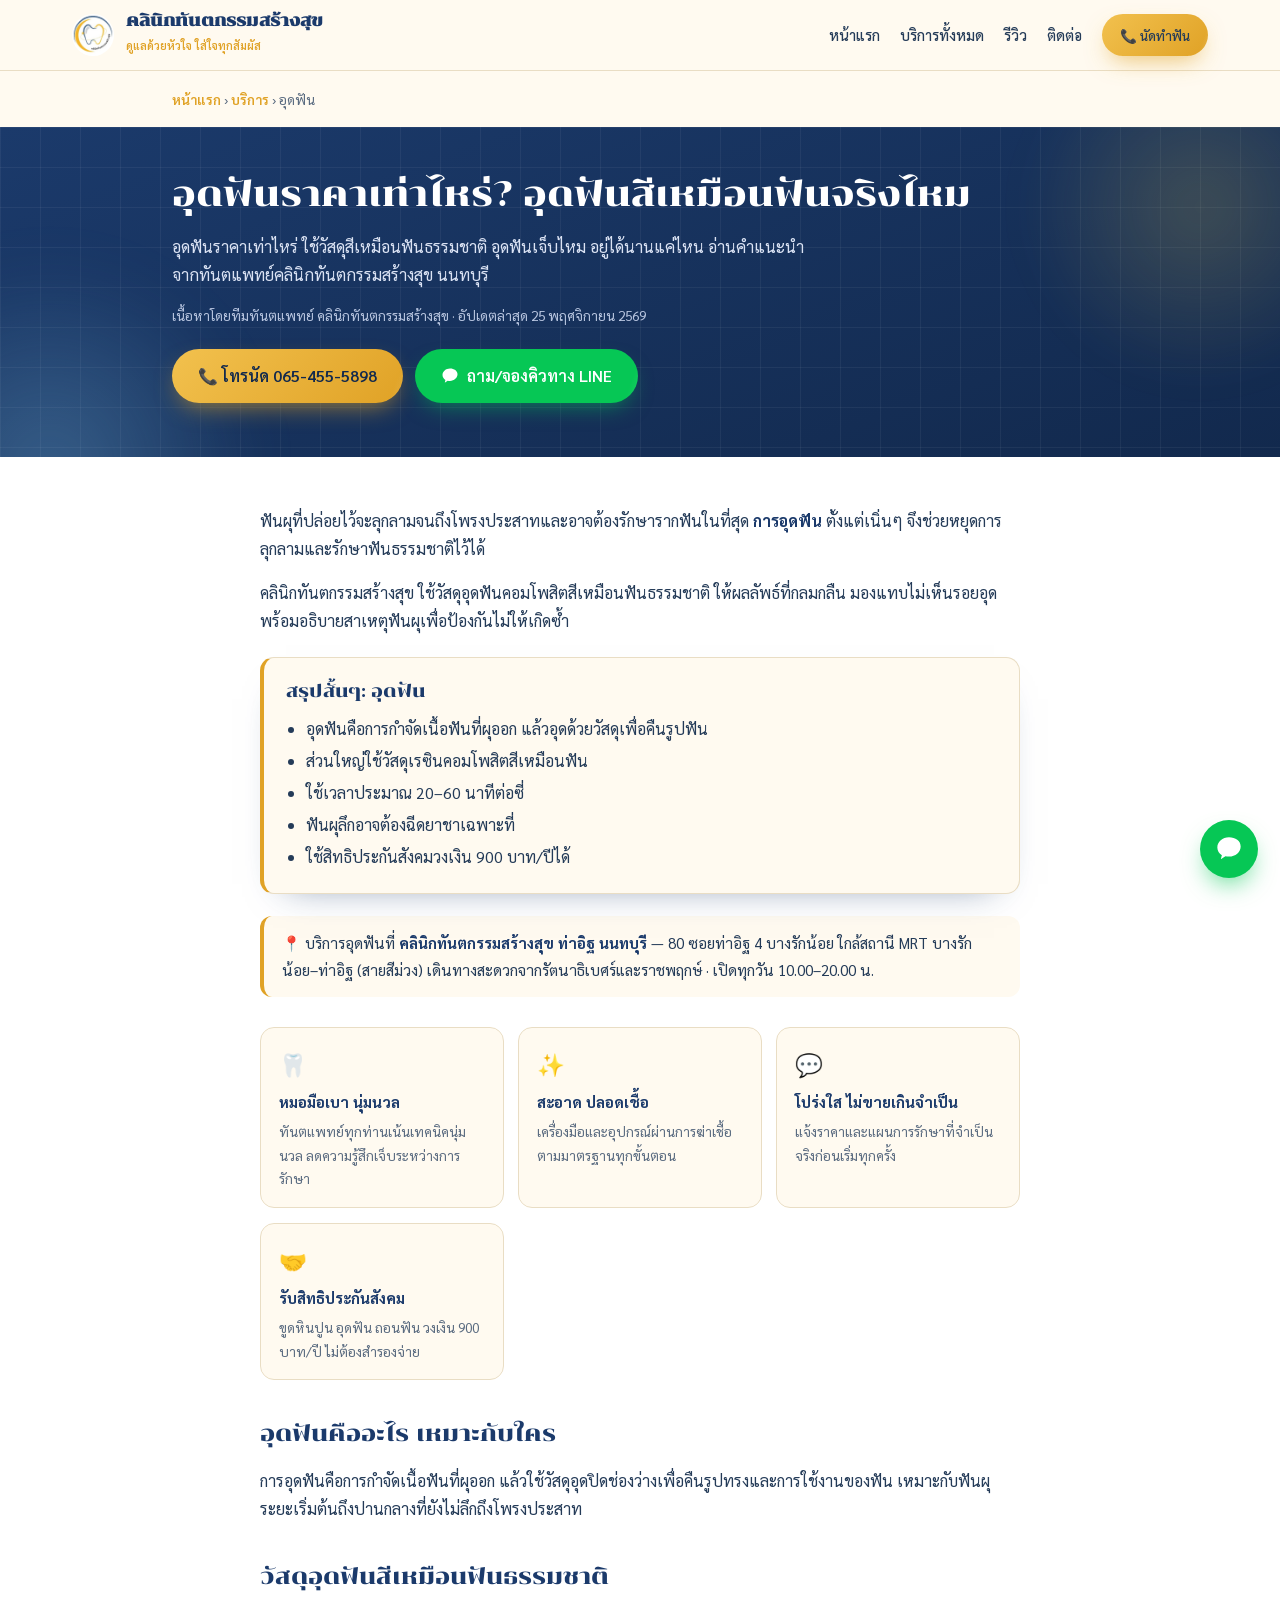
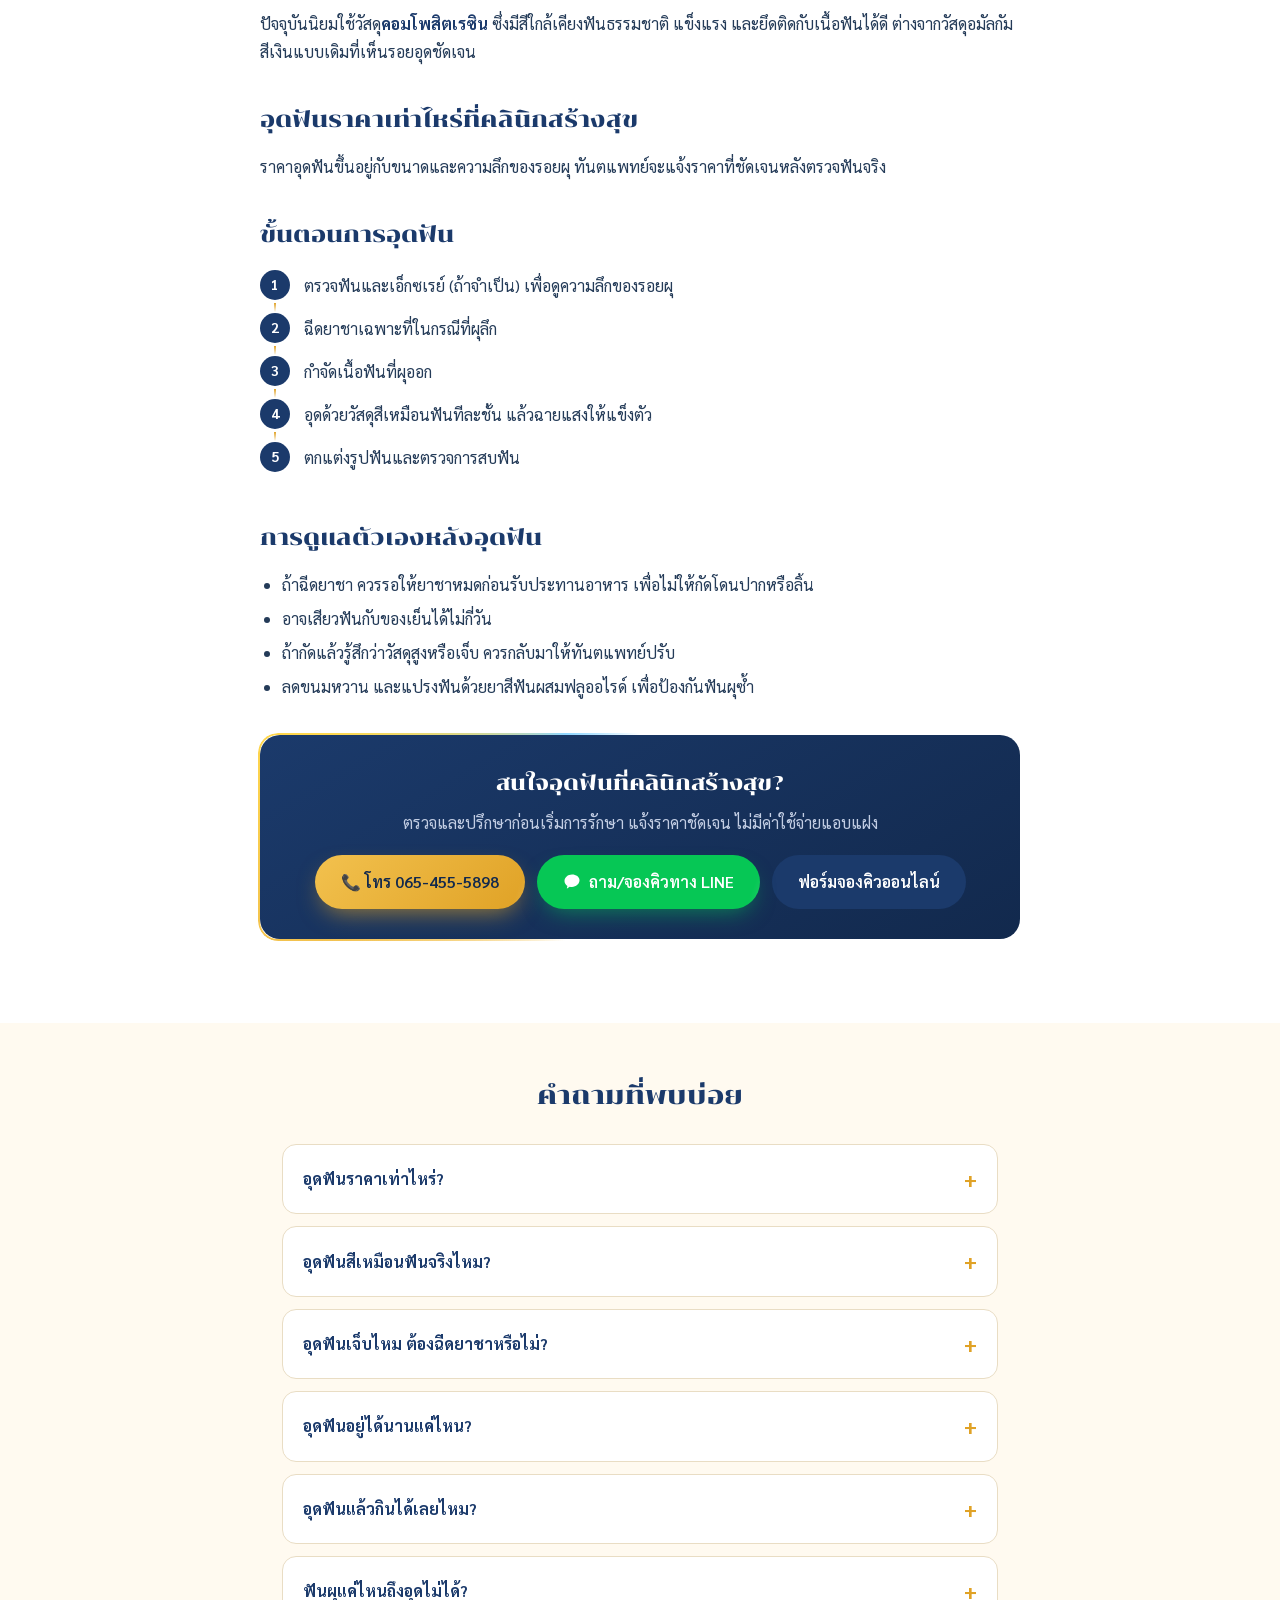
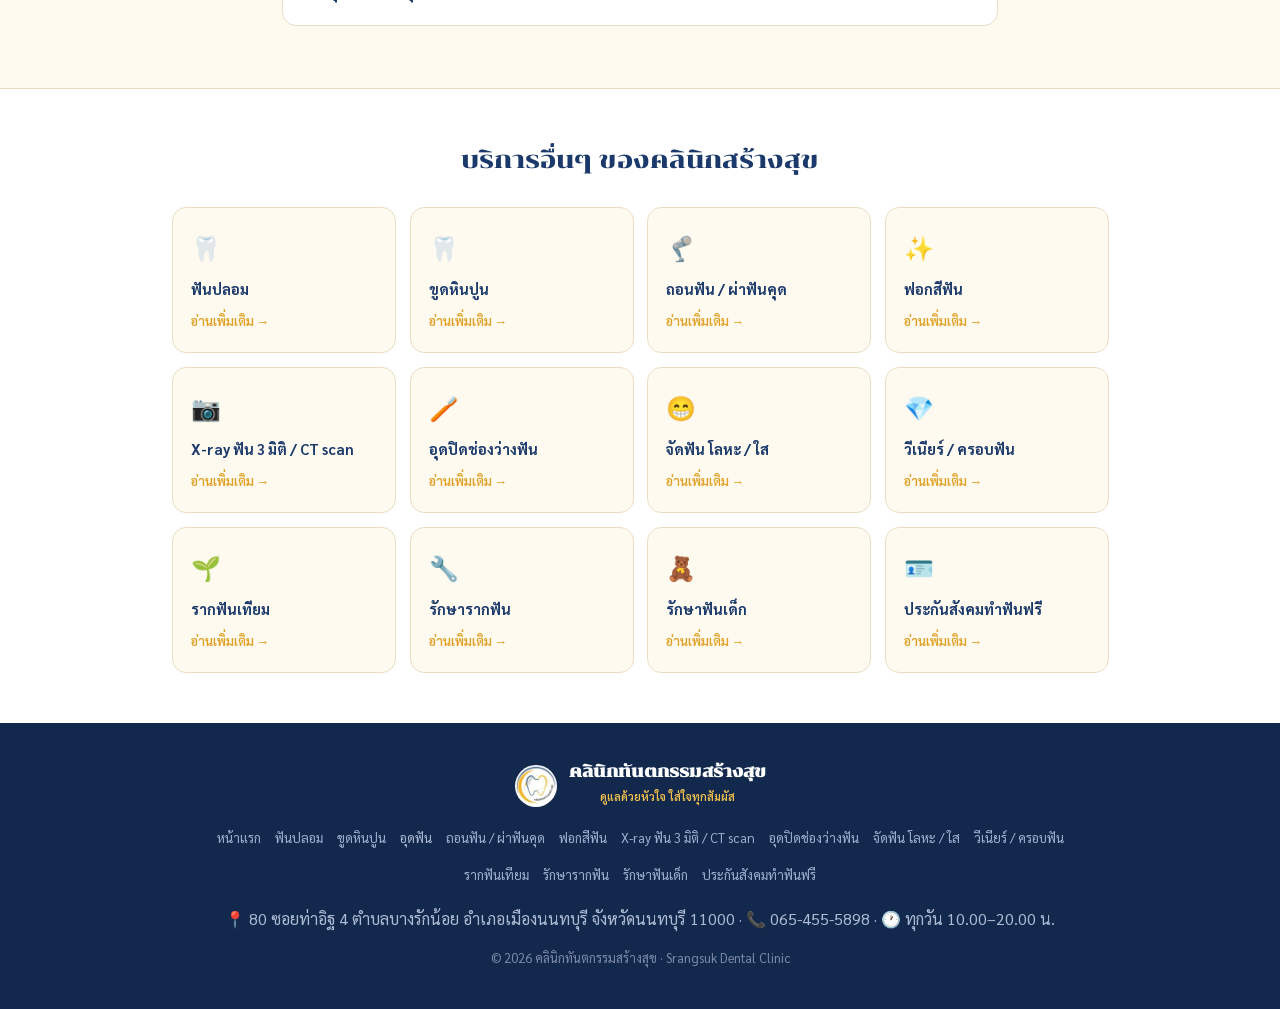
<file: services/ud-fun.html>
<!DOCTYPE html>
<html lang="th">
<head>
<meta charset="UTF-8">
<meta name="viewport" content="width=device-width, initial-scale=1.0">
<title>อุดฟัน ท่าอิฐ นนทบุรี ราคาเท่าไหร่ | คลินิกทันตกรรมสร้างสุข</title>
<meta name="description" content="อุดฟันราคาเท่าไหร่ ใช้วัสดุสีเหมือนฟันธรรมชาติ อุดฟันเจ็บไหม อยู่ได้นานแค่ไหน อ่านคำแนะนำจากทันตแพทย์คลินิกทันตกรรมสร้างสุข นนทบุรี">
<meta name="keywords" content="อุดฟันราคาเท่าไหร่, อุดฟันสีเหมือนฟันจริงไหม">
<link rel="canonical" href="https://srangsukdental.com/services/ud-fun.html">
<meta name="robots" content="index, follow, max-image-preview:large, max-snippet:-1, max-video-preview:-1">
<link rel="alternate" hreflang="th" href="https://srangsukdental.com/services/ud-fun.html">
<link rel="alternate" hreflang="x-default" href="https://srangsukdental.com/services/ud-fun.html">
<meta name="geo.region" content="TH-12">
<meta name="geo.placename" content="ท่าอิฐ, บางรักน้อย, เมืองนนทบุรี">
<meta name="twitter:title" content="อุดฟัน ท่าอิฐ นนทบุรี ราคาเท่าไหร่ | คลินิกทันตกรรมสร้างสุข">
<meta name="twitter:description" content="อุดฟันราคาเท่าไหร่ ใช้วัสดุสีเหมือนฟันธรรมชาติ อุดฟันเจ็บไหม อยู่ได้นานแค่ไหน อ่านคำแนะนำจากทันตแพทย์คลินิกทันตกรรมสร้างสุข นนทบุรี">
<meta property="article:published_time" content="2025-01-01">
<meta property="article:modified_time" content="2026-11-25">
<meta property="og:type" content="article">
<meta property="og:title" content="อุดฟัน ท่าอิฐ นนทบุรี ราคาเท่าไหร่ | คลินิกทันตกรรมสร้างสุข">
<meta property="og:description" content="อุดฟันราคาเท่าไหร่ ใช้วัสดุสีเหมือนฟันธรรมชาติ อุดฟันเจ็บไหม อยู่ได้นานแค่ไหน อ่านคำแนะนำจากทันตแพทย์คลินิกทันตกรรมสร้างสุข นนทบุรี">
<meta property="og:url" content="https://srangsukdental.com/services/ud-fun.html">
<meta property="og:site_name" content="คลินิกทันตกรรมสร้างสุข">
<meta name="twitter:card" content="summary_large_image">
<meta property="og:image" content="https://srangsukdental.com/assets/brand/og-image.jpg">
<meta property="og:image:width" content="1200">
<meta property="og:image:height" content="630">
<meta property="og:image:alt" content="คลินิกทันตกรรมสร้างสุข ท่าอิฐ นนทบุรี">
<meta property="og:locale" content="th_TH">
<meta name="theme-color" content="#1b3a6b">
<link rel="icon" type="image/png" sizes="32x32" href="/assets/brand/favicon-32.png">
<link rel="apple-touch-icon" href="/assets/brand/icon-180.png">
<link rel="manifest" href="/site.webmanifest">
<link rel="preconnect" href="https://fonts.googleapis.com">
<link rel="preconnect" href="https://fonts.gstatic.com" crossorigin>
<link href="https://fonts.googleapis.com/css2?family=Chonburi&family=Sarabun:wght@300;400;500;600;700&display=swap" rel="stylesheet">
<style>
:root{--navy:#1b3a6b;--navy-deep:#12294d;--gold:#e0a226;--gold-soft:#f2c14e;--yellow:#ffd84d;
--cream:#fffaf0;--ink:#243b58;--muted:#5a6b80;--line:#e9ddc4;--shadow:0 18px 50px -18px rgba(27,58,107,.35);}
*{margin:0;padding:0;box-sizing:border-box}
html{scroll-behavior:smooth}
body{font-family:'Sarabun',sans-serif;color:var(--ink);background:var(--cream);line-height:1.75}
h1,h2,h3,.display{font-family:'Chonburi',serif;font-weight:400}
a{text-decoration:none;color:inherit}
.wrap{max-width:980px;margin:0 auto;padding:0 22px}
b{color:var(--navy)}
.btn{display:inline-flex;align-items:center;gap:8px;padding:13px 26px;border-radius:999px;font-weight:600;font-size:1rem;cursor:pointer;border:none}
.btn-gold{background:linear-gradient(135deg,var(--gold-soft),var(--gold));color:var(--navy-deep);box-shadow:0 10px 24px -8px rgba(224,162,38,.7)}
.btn-navy{background:var(--navy);color:#fff}
header{position:sticky;top:0;z-index:50;background:rgba(255,250,240,.95);backdrop-filter:blur(10px);border-bottom:1px solid var(--line)}
nav{display:flex;align-items:center;justify-content:space-between;padding:12px 22px;max-width:1180px;margin:0 auto;flex-wrap:wrap;gap:10px}
.brand{display:flex;align-items:center;gap:12px}
.logo-mark{width:42px;height:42px;border-radius:50%;background:#fff url(/assets/brand/icon-192.png) center/cover no-repeat;flex-shrink:0;display:block}

.brand-text b{font-family:'Chonburi',serif;font-size:1.02rem;color:var(--navy);display:block;line-height:1.1}
.brand-text span{font-size:.68rem;color:var(--gold);font-weight:600}
.menu{display:flex;gap:20px;align-items:center;flex-wrap:wrap}
.menu a{font-weight:500;font-size:.92rem;color:var(--ink)}
.menu .btn{padding:9px 18px;font-size:.86rem}
.breadcrumb{display:block;font-size:.86rem;color:var(--muted);padding:16px 22px;max-width:980px;margin:0 auto}
.breadcrumb a{color:var(--gold);font-weight:600}
.hero-page{background:linear-gradient(160deg,var(--navy),var(--navy-deep));color:#fff;padding:44px 22px 54px;position:relative;overflow:hidden}
.hero-page::before{content:"";position:absolute;top:-100px;right:-100px;width:360px;height:360px;border-radius:50%;background:radial-gradient(circle,rgba(255,216,77,.18),transparent 70%)}
.hero-page .wrap{position:relative;z-index:2}
.hero-page .ic{font-size:2.6rem;margin-bottom:10px}
.hero-page h1{font-size:clamp(1.5rem,3.6vw,2.2rem);line-height:1.35;margin-bottom:14px}
.hero-page p.lead{color:#dbe3f4;font-size:1.02rem;max-width:640px}
.hero-page .cta-row{display:flex;gap:12px;flex-wrap:wrap;margin-top:22px}
article{background:#fff;padding:50px 22px}
article .inner{max-width:760px;margin:0 auto}
article p{margin-bottom:16px;color:var(--ink)}
article h2{color:var(--navy);font-size:1.4rem;margin:34px 0 14px}
.adv-grid{display:grid;grid-template-columns:repeat(auto-fit,minmax(210px,1fr));gap:14px;margin:30px 0}
.adv{background:var(--cream);border:1px solid var(--line);border-radius:14px;padding:16px 18px}
.adv .t{font-size:1.4rem}
.adv b{display:block;color:var(--navy);font-size:.95rem;margin:6px 0 4px}
.adv p{font-size:.85rem;color:var(--muted);margin:0}
.cta-box{background:linear-gradient(150deg,var(--navy),var(--navy-deep));color:#fff;border-radius:20px;padding:30px;margin:34px 0;text-align:center}
.cta-box h3{color:#fff;font-size:1.3rem;margin-bottom:8px}
.cta-box p{color:#c3cee4;margin-bottom:18px}
.cta-box .cta-row{display:flex;gap:12px;justify-content:center;flex-wrap:wrap}
.faq{background:var(--cream);padding:50px 22px}
.faq .wrap{max-width:760px}
.faq h2{color:var(--navy);text-align:center;margin-bottom:26px;font-size:1.6rem}
details{background:#fff;border:1px solid var(--line);border-radius:14px;margin-bottom:12px;padding:16px 20px}
summary{cursor:pointer;font-weight:700;color:var(--navy);list-style:none;display:flex;justify-content:space-between;align-items:center}
summary::-webkit-details-marker{display:none}
summary::after{content:"+";font-size:1.3rem;color:var(--gold);flex-shrink:0;margin-left:12px}
details[open] summary::after{content:"−"}
details p{margin-top:12px;color:var(--muted);font-size:.95rem}
.related{background:#fff;padding:50px 22px;border-top:1px solid var(--line)}
.related h2{text-align:center;color:var(--navy);margin-bottom:26px;font-size:1.5rem}
.rel-grid{display:grid;grid-template-columns:repeat(auto-fill,minmax(200px,1fr));gap:14px;max-width:1000px;margin:0 auto}
.rel-card{background:var(--cream);border:1px solid var(--line);border-radius:14px;padding:18px;transition:.2s}
.rel-card:hover{border-color:var(--gold);transform:translateY(-3px)}
.rel-card .t{font-size:1.5rem;margin-bottom:8px}
.rel-card b{color:var(--navy);font-size:.92rem;display:block;margin-bottom:4px}
.rel-card span{color:var(--gold);font-size:.8rem;font-weight:600}
footer{background:var(--navy-deep);color:#aebbd4;padding:40px 22px;text-align:center}
footer .fsite{display:flex;flex-wrap:wrap;gap:14px;justify-content:center;max-width:900px;margin:18px auto;font-size:.82rem}
footer .fsite a{color:#9fb0d1}
footer .fsite a:hover{color:var(--yellow)}
.copy{font-size:.8rem;color:#7c8aa8;margin-top:14px}
@media(max-width:720px){.menu{display:none}}

.btn-line{background:#06c755;color:#fff;box-shadow:0 10px 22px -8px rgba(6,199,85,.55)}
.btn-line:hover{background:#05b34c}
.hero-page .ic img{width:110px;height:110px;border-radius:24px;background:#fffaf0;padding:8px;box-shadow:0 12px 30px -10px rgba(0,0,0,.4)}
.local-note{background:#fffaf0;border-left:4px solid var(--gold);border-radius:12px;padding:14px 18px;margin:22px 0;color:var(--ink);font-size:.95rem}
.fab-line{position:fixed;right:22px;bottom:22px;z-index:60;width:58px;height:58px;border-radius:50%;background:#06c755;color:#fff;display:grid;place-items:center;box-shadow:0 12px 26px -8px rgba(6,199,85,.7)}
.fab-line svg{width:28px;height:28px}
.action-bar{display:none}
@media(max-width:720px){
  .fab-line{display:none}
  .action-bar{display:grid;grid-template-columns:1fr 1.4fr 1fr;position:fixed;left:0;right:0;bottom:0;z-index:60;background:#fff;border-top:1px solid var(--line);box-shadow:0 -8px 24px -12px rgba(27,58,107,.35);padding:8px 10px calc(8px + env(safe-area-inset-bottom))}
  .action-bar a{display:flex;flex-direction:column;align-items:center;gap:2px;font-size:.78rem;font-weight:700;color:var(--navy);padding:6px 0;border-radius:12px}
  .action-bar a.ab-line{background:#06c755;color:#fff}
  body{padding-bottom:74px}
}
.tldr{background:var(--cream);border:1px solid var(--line);border-left:4px solid var(--gold);border-radius:14px;padding:18px 22px;margin:22px 0}
article .tldr h2{font-size:1.1rem;margin:0 0 8px}
.tldr ul{padding-left:20px}.tldr li{margin:4px 0}
.steps{counter-reset:s;list-style:none;padding:0;margin:10px 0 20px}
.steps li{counter-increment:s;position:relative;padding:3px 0 12px 44px}
.steps li::before{content:counter(s);position:absolute;left:0;top:1px;width:30px;height:30px;border-radius:50%;background:var(--navy);color:#fff;font-weight:700;display:flex;align-items:center;justify-content:center;font-size:.9rem}
.care{padding-left:22px;margin-bottom:16px}.care li{margin:6px 0}
.byline{margin-top:14px;font-size:.85rem;color:#b9c6e0}
</style>
<link rel="stylesheet" href="/assets/fx.css">
<script type="application/ld+json">
{
 "@context": "https://schema.org",
 "@graph": [
  {
   "@type": "Dentist",
   "@id": "https://srangsukdental.com/#clinic",
   "name": "คลินิกทันตกรรมสร้างสุข",
   "alternateName": "Srangsuk Dental Clinic",
   "url": "https://srangsukdental.com/",
   "telephone": "+66654555898",
   "address": {
    "@type": "PostalAddress",
    "streetAddress": "80 ซอยท่าอิฐ 4 ตำบลบางรักน้อย",
    "addressLocality": "อำเภอเมืองนนทบุรี",
    "addressRegion": "นนทบุรี",
    "postalCode": "11000",
    "addressCountry": "TH"
   },
   "logo": "https://srangsukdental.com/assets/brand/icon-512.png",
   "image": "https://srangsukdental.com/assets/brand/og-image.jpg",
   "sameAs": [
    "https://www.facebook.com/srangsuk.dental/",
    "https://www.instagram.com/srangsuk_dental_clinic/",
    "https://line.me/R/ti/p/@096tnjfb"
   ],
   "areaServed": [
    "ท่าอิฐ",
    "บางรักน้อย",
    "ไทรม้า",
    "บางรักพัฒนา",
    "อำเภอเมืองนนทบุรี",
    "นนทบุรี"
   ],
   "openingHours": "Mo-Su 10:00-20:00",
   "openingHoursSpecification": [
    {
     "@type": "OpeningHoursSpecification",
     "dayOfWeek": [
      "Monday",
      "Tuesday",
      "Wednesday",
      "Thursday",
      "Friday",
      "Saturday",
      "Sunday"
     ],
     "opens": "10:00",
     "closes": "20:00"
    }
   ]
  },
  {
   "@type": "WebSite",
   "@id": "https://srangsukdental.com/#website",
   "url": "https://srangsukdental.com/",
   "name": "คลินิกทันตกรรมสร้างสุข",
   "inLanguage": "th-TH",
   "publisher": {
    "@id": "https://srangsukdental.com/#clinic"
   }
  },
  {
   "@type": "MedicalWebPage",
   "@id": "https://srangsukdental.com/services/ud-fun.html#webpage",
   "url": "https://srangsukdental.com/services/ud-fun.html",
   "name": "อุดฟัน ท่าอิฐ นนทบุรี ราคาเท่าไหร่ | คลินิกทันตกรรมสร้างสุข",
   "description": "อุดฟันราคาเท่าไหร่ ใช้วัสดุสีเหมือนฟันธรรมชาติ อุดฟันเจ็บไหม อยู่ได้นานแค่ไหน อ่านคำแนะนำจากทันตแพทย์คลินิกทันตกรรมสร้างสุข นนทบุรี",
   "inLanguage": "th-TH",
   "isPartOf": {
    "@id": "https://srangsukdental.com/#website"
   },
   "breadcrumb": {
    "@id": "https://srangsukdental.com/services/ud-fun.html#breadcrumb"
   },
   "about": {
    "@id": "https://srangsukdental.com/services/ud-fun.html#procedure"
   },
   "audience": {
    "@type": "MedicalAudience",
    "audienceType": "Patient"
   },
   "datePublished": "2025-01-01",
   "dateModified": "2026-11-25",
   "lastReviewed": "2026-11-25",
   "reviewedBy": {
    "@id": "https://srangsukdental.com/#clinic"
   },
   "primaryImageOfPage": {
    "@type": "ImageObject",
    "url": "https://srangsukdental.com/assets/brand/og-image.jpg",
    "width": 1200,
    "height": 630
   }
  },
  {
   "@type": "Article",
   "@id": "https://srangsukdental.com/services/ud-fun.html#article",
   "headline": "อุดฟันราคาเท่าไหร่? อุดฟันสีเหมือนฟันจริงไหม",
   "description": "อุดฟันราคาเท่าไหร่ ใช้วัสดุสีเหมือนฟันธรรมชาติ อุดฟันเจ็บไหม อยู่ได้นานแค่ไหน อ่านคำแนะนำจากทันตแพทย์คลินิกทันตกรรมสร้างสุข นนทบุรี",
   "author": {
    "@id": "https://srangsukdental.com/#clinic"
   },
   "publisher": {
    "@id": "https://srangsukdental.com/#clinic"
   },
   "mainEntityOfPage": {
    "@id": "https://srangsukdental.com/services/ud-fun.html#webpage"
   },
   "datePublished": "2025-01-01",
   "dateModified": "2026-11-25",
   "inLanguage": "th-TH",
   "image": "https://srangsukdental.com/assets/brand/og-image.jpg"
  },
  {
   "@type": "MedicalProcedure",
   "@id": "https://srangsukdental.com/services/ud-fun.html#procedure",
   "name": "อุดฟัน",
   "description": "อุดฟันคือการกำจัดเนื้อฟันที่ผุออก แล้วอุดด้วยวัสดุเพื่อคืนรูปฟัน",
   "howPerformed": "ตรวจฟันและเอ็กซเรย์ (ถ้าจำเป็น) เพื่อดูความลึกของรอยผุ → ฉีดยาชาเฉพาะที่ในกรณีที่ผุลึก → กำจัดเนื้อฟันที่ผุออก → อุดด้วยวัสดุสีเหมือนฟันทีละชั้น แล้วฉายแสงให้แข็งตัว → ตกแต่งรูปฟันและตรวจการสบฟัน",
   "url": "https://srangsukdental.com/services/ud-fun.html"
  },
  {
   "@type": "Service",
   "@id": "https://srangsukdental.com/services/ud-fun.html#service",
   "name": "อุดฟัน",
   "serviceType": "อุดฟัน",
   "description": "อุดฟันคือการกำจัดเนื้อฟันที่ผุออก แล้วอุดด้วยวัสดุเพื่อคืนรูปฟัน",
   "url": "https://srangsukdental.com/services/ud-fun.html",
   "provider": {
    "@id": "https://srangsukdental.com/#clinic"
   },
   "areaServed": [
    "ท่าอิฐ",
    "บางรักน้อย",
    "ไทรม้า",
    "บางรักพัฒนา",
    "อำเภอเมืองนนทบุรี",
    "นนทบุรี"
   ],
   "availableChannel": {
    "@type": "ServiceChannel",
    "serviceUrl": "https://line.me/R/ti/p/@096tnjfb",
    "servicePhone": {
     "@type": "ContactPoint",
     "telephone": "+66654555898",
     "contactType": "นัดหมาย",
     "availableLanguage": "th"
    }
   }
  },
  {
   "@type": "BreadcrumbList",
   "@id": "https://srangsukdental.com/services/ud-fun.html#breadcrumb",
   "itemListElement": [
    {
     "@type": "ListItem",
     "position": 1,
     "name": "หน้าแรก",
     "item": "https://srangsukdental.com/"
    },
    {
     "@type": "ListItem",
     "position": 2,
     "name": "บริการ",
     "item": "https://srangsukdental.com/#services"
    },
    {
     "@type": "ListItem",
     "position": 3,
     "name": "อุดฟัน",
     "item": "https://srangsukdental.com/services/ud-fun.html"
    }
   ]
  },
  {
   "@type": "FAQPage",
   "@id": "https://srangsukdental.com/services/ud-fun.html#faq",
   "mainEntity": [
    {
     "@type": "Question",
     "name": "อุดฟันราคาเท่าไหร่?",
     "acceptedAnswer": {
      "@type": "Answer",
      "text": "ราคาขึ้นอยู่กับขนาดและตำแหน่งของรอยผุ ทันตแพทย์จะตรวจและแจ้งราคาให้ทราบก่อนเริ่มรักษาทุกครั้ง สอบถามเบื้องต้นได้ทาง LINE @096tnjfb หรือโทร 065-455-5898"
     }
    },
    {
     "@type": "Question",
     "name": "อุดฟันสีเหมือนฟันจริงไหม?",
     "acceptedAnswer": {
      "@type": "Answer",
      "text": "ใช่ วัสดุคอมโพสิตเรซินที่ใช้ปัจจุบันมีสีใกล้เคียงฟันธรรมชาติมาก มองแทบไม่เห็นรอยอุด"
     }
    },
    {
     "@type": "Question",
     "name": "อุดฟันเจ็บไหม ต้องฉีดยาชาหรือไม่?",
     "acceptedAnswer": {
      "@type": "Answer",
      "text": "หากรอยผุลึกใกล้โพรงประสาทอาจต้องฉีดยาชาเฉพาะที่เพื่อลดความรู้สึกเจ็บระหว่างกรอฟัน โดยทั่วไปหลังหมดฤทธิ์ยาชาจะไม่ปวดมาก"
     }
    },
    {
     "@type": "Question",
     "name": "อุดฟันอยู่ได้นานแค่ไหน?",
     "acceptedAnswer": {
      "@type": "Answer",
      "text": "วัสดุอุดฟันคอมโพสิตอยู่ได้หลายปีหากดูแลรักษาความสะอาดช่องปากดีและมาตรวจสุขภาพฟันสม่ำเสมอ"
     }
    },
    {
     "@type": "Question",
     "name": "อุดฟันแล้วกินได้เลยไหม?",
     "acceptedAnswer": {
      "@type": "Answer",
      "text": "วัสดุสีเหมือนฟันแข็งตัวทันทีหลังฉายแสง จึงรับประทานอาหารได้ แต่ถ้าฉีดยาชาควรรอให้ชาหมดก่อน"
     }
    },
    {
     "@type": "Question",
     "name": "ฟันผุแค่ไหนถึงอุดไม่ได้?",
     "acceptedAnswer": {
      "@type": "Answer",
      "text": "ถ้าผุลึกถึงโพรงประสาทฟันอาจต้องรักษารากฟันก่อน หรือถ้าเนื้อฟันเหลือน้อยอาจต้องทำครอบฟัน ทันตแพทย์จะประเมินและแจ้งทางเลือกให้"
     }
    }
   ]
  }
 ]
}
</script>
</head>
<body>

<header>
  <nav>
    <a class="brand" href="../index.html">
      <span class="logo-mark"></span>
      <span class="brand-text"><b>คลินิกทันตกรรมสร้างสุข</b><span>ดูแลด้วยหัวใจ ใส่ใจทุกสัมผัส</span></span>
    </a>
    <div class="menu">
      <a href="../index.html">หน้าแรก</a>
      <a href="../index.html#services">บริการทั้งหมด</a>
      <a href="../index.html#reviews">รีวิว</a>
      <a href="../index.html#contact">ติดต่อ</a>
      <a class="btn btn-gold" href="tel:0654555898">📞 นัดทำฟัน</a>
    </div>
  </nav>
</header>

<nav class="breadcrumb" aria-label="breadcrumb">
  <a href="../index.html">หน้าแรก</a> › <a href="../index.html#services">บริการ</a> › อุดฟัน
</nav>

<section class="hero-page">
  <div class="wrap">
    <h1>อุดฟันราคาเท่าไหร่? อุดฟันสีเหมือนฟันจริงไหม</h1>
    <p class="lead">อุดฟันราคาเท่าไหร่ ใช้วัสดุสีเหมือนฟันธรรมชาติ อุดฟันเจ็บไหม อยู่ได้นานแค่ไหน อ่านคำแนะนำจากทันตแพทย์คลินิกทันตกรรมสร้างสุข นนทบุรี</p>
    <p class="byline">เนื้อหาโดยทีมทันตแพทย์ คลินิกทันตกรรมสร้างสุข · อัปเดตล่าสุด 25 พฤศจิกายน 2569</p>
    <div class="cta-row">
      <a class="btn btn-gold" href="tel:0654555898">📞 โทรนัด 065-455-5898</a>
      <a class="btn btn-line" href="https://line.me/R/oaMessage/@096tnjfb/?%E0%B8%AA%E0%B8%A7%E0%B8%B1%E0%B8%AA%E0%B8%94%E0%B8%B5%E0%B8%84%E0%B8%A3%E0%B8%B1%E0%B8%9A/%E0%B8%84%E0%B9%88%E0%B8%B0%20%E0%B8%AA%E0%B8%99%E0%B9%83%E0%B8%88%E0%B8%AD%E0%B8%B8%E0%B8%94%E0%B8%9F%E0%B8%B1%E0%B8%99%20%E0%B8%AD%E0%B8%A2%E0%B8%B2%E0%B8%81%E0%B8%AA%E0%B8%AD%E0%B8%9A%E0%B8%96%E0%B8%B2%E0%B8%A1/%E0%B8%88%E0%B8%AD%E0%B8%87%E0%B8%84%E0%B8%B4%E0%B8%A7%20%28%E0%B8%AA%E0%B9%88%E0%B8%87%E0%B8%88%E0%B8%B2%E0%B8%81%E0%B8%AB%E0%B8%99%E0%B9%89%E0%B8%B2%E0%B9%80%E0%B8%A7%E0%B9%87%E0%B8%9A%20%E0%B8%AD%E0%B8%B8%E0%B8%94%E0%B8%9F%E0%B8%B1%E0%B8%99%29" target="_blank" rel="noopener"><svg viewBox="0 0 24 24" width="18" height="18" fill="currentColor" aria-hidden="true"><path d="M12 2C6.48 2 2 5.94 2 10.7c0 2.72 1.51 5.14 3.87 6.7-.13.86-.62 2.4-.71 2.77-.11.47.17.46.36.34.15-.1 2.4-1.63 3.37-2.29.98.2 2.01.31 3.11.31 5.52 0 10-3.94 10-8.7S17.52 2 12 2z"/></svg> ถาม/จองคิวทาง LINE</a>
    </div>
  </div>
</section>

<article>
  <div class="inner">
    <p>ฟันผุที่ปล่อยไว้จะลุกลามจนถึงโพรงประสาทและอาจต้องรักษารากฟันในที่สุด <b>การอุดฟัน</b> ตั้งแต่เนิ่นๆ จึงช่วยหยุดการลุกลามและรักษาฟันธรรมชาติไว้ได้</p>
<p>คลินิกทันตกรรมสร้างสุข ใช้วัสดุอุดฟันคอมโพสิตสีเหมือนฟันธรรมชาติ ให้ผลลัพธ์ที่กลมกลืน มองแทบไม่เห็นรอยอุด พร้อมอธิบายสาเหตุฟันผุเพื่อป้องกันไม่ให้เกิดซ้ำ</p>
    <div class="tldr"><h2>สรุปสั้นๆ: อุดฟัน</h2><ul><li>อุดฟันคือการกำจัดเนื้อฟันที่ผุออก แล้วอุดด้วยวัสดุเพื่อคืนรูปฟัน</li><li>ส่วนใหญ่ใช้วัสดุเรซินคอมโพสิตสีเหมือนฟัน</li><li>ใช้เวลาประมาณ 20–60 นาทีต่อซี่</li><li>ฟันผุลึกอาจต้องฉีดยาชาเฉพาะที่</li><li>ใช้สิทธิประกันสังคมวงเงิน 900 บาท/ปีได้</li></ul></div>
    <p class="local-note">📍 บริการอุดฟันที่ <b>คลินิกทันตกรรมสร้างสุข ท่าอิฐ นนทบุรี</b> — 80 ซอยท่าอิฐ 4 บางรักน้อย ใกล้สถานี MRT บางรักน้อย–ท่าอิฐ (สายสีม่วง) เดินทางสะดวกจากรัตนาธิเบศร์และราชพฤกษ์ · เปิดทุกวัน 10.00–20.00 น.</p>
    <div class="adv-grid">
      <div class="adv"><div class="t">🦷</div><b>หมอมือเบา นุ่มนวล</b><p>ทันตแพทย์ทุกท่านเน้นเทคนิคนุ่มนวล ลดความรู้สึกเจ็บระหว่างการรักษา</p></div>
<div class="adv"><div class="t">✨</div><b>สะอาด ปลอดเชื้อ</b><p>เครื่องมือและอุปกรณ์ผ่านการฆ่าเชื้อตามมาตรฐานทุกขั้นตอน</p></div>
<div class="adv"><div class="t">💬</div><b>โปร่งใส ไม่ขายเกินจำเป็น</b><p>แจ้งราคาและแผนการรักษาที่จำเป็นจริงก่อนเริ่มทุกครั้ง</p></div>
<div class="adv"><div class="t">🤝</div><b>รับสิทธิประกันสังคม</b><p>ขูดหินปูน อุดฟัน ถอนฟัน วงเงิน 900 บาท/ปี ไม่ต้องสำรองจ่าย</p></div>
    </div>
    <h2>อุดฟันคืออะไร เหมาะกับใคร</h2>
<p>การอุดฟันคือการกำจัดเนื้อฟันที่ผุออก แล้วใช้วัสดุอุดปิดช่องว่างเพื่อคืนรูปทรงและการใช้งานของฟัน เหมาะกับฟันผุระยะเริ่มต้นถึงปานกลางที่ยังไม่ลึกถึงโพรงประสาท</p>
<h2>วัสดุอุดฟันสีเหมือนฟันธรรมชาติ</h2>
<p>ปัจจุบันนิยมใช้วัสดุ<b>คอมโพสิตเรซิน</b> ซึ่งมีสีใกล้เคียงฟันธรรมชาติ แข็งแรง และยึดติดกับเนื้อฟันได้ดี ต่างจากวัสดุอมัลกัมสีเงินแบบเดิมที่เห็นรอยอุดชัดเจน</p>
<h2>อุดฟันราคาเท่าไหร่ที่คลินิกสร้างสุข</h2>
<p>ราคาอุดฟันขึ้นอยู่กับขนาดและความลึกของรอยผุ ทันตแพทย์จะแจ้งราคาที่ชัดเจนหลังตรวจฟันจริง</p>
    <h2>ขั้นตอนการอุดฟัน</h2>
<ol class="steps"><li>ตรวจฟันและเอ็กซเรย์ (ถ้าจำเป็น) เพื่อดูความลึกของรอยผุ</li><li>ฉีดยาชาเฉพาะที่ในกรณีที่ผุลึก</li><li>กำจัดเนื้อฟันที่ผุออก</li><li>อุดด้วยวัสดุสีเหมือนฟันทีละชั้น แล้วฉายแสงให้แข็งตัว</li><li>ตกแต่งรูปฟันและตรวจการสบฟัน</li></ol>
<h2>การดูแลตัวเองหลังอุดฟัน</h2>
<ul class="care"><li>ถ้าฉีดยาชา ควรรอให้ยาชาหมดก่อนรับประทานอาหาร เพื่อไม่ให้กัดโดนปากหรือลิ้น</li><li>อาจเสียวฟันกับของเย็นได้ไม่กี่วัน</li><li>ถ้ากัดแล้วรู้สึกว่าวัสดุสูงหรือเจ็บ ควรกลับมาให้ทันตแพทย์ปรับ</li><li>ลดขนมหวาน และแปรงฟันด้วยยาสีฟันผสมฟลูออไรด์ เพื่อป้องกันฟันผุซ้ำ</li></ul>
    <div class="cta-box">
      <h3>สนใจอุดฟันที่คลินิกสร้างสุข?</h3>
      <p>ตรวจและปรึกษาก่อนเริ่มการรักษา แจ้งราคาชัดเจน ไม่มีค่าใช้จ่ายแอบแฝง</p>
      <div class="cta-row">
        <a class="btn btn-gold" href="tel:0654555898">📞 โทร 065-455-5898</a>
        <a class="btn btn-line" href="https://line.me/R/oaMessage/@096tnjfb/?%E0%B8%AA%E0%B8%A7%E0%B8%B1%E0%B8%AA%E0%B8%94%E0%B8%B5%E0%B8%84%E0%B8%A3%E0%B8%B1%E0%B8%9A/%E0%B8%84%E0%B9%88%E0%B8%B0%20%E0%B8%AA%E0%B8%99%E0%B9%83%E0%B8%88%E0%B8%AD%E0%B8%B8%E0%B8%94%E0%B8%9F%E0%B8%B1%E0%B8%99%20%E0%B8%AD%E0%B8%A2%E0%B8%B2%E0%B8%81%E0%B8%AA%E0%B8%AD%E0%B8%9A%E0%B8%96%E0%B8%B2%E0%B8%A1/%E0%B8%88%E0%B8%AD%E0%B8%87%E0%B8%84%E0%B8%B4%E0%B8%A7%20%28%E0%B8%AA%E0%B9%88%E0%B8%87%E0%B8%88%E0%B8%B2%E0%B8%81%E0%B8%AB%E0%B8%99%E0%B9%89%E0%B8%B2%E0%B9%80%E0%B8%A7%E0%B9%87%E0%B8%9A%20%E0%B8%AD%E0%B8%B8%E0%B8%94%E0%B8%9F%E0%B8%B1%E0%B8%99%29" target="_blank" rel="noopener"><svg viewBox="0 0 24 24" width="18" height="18" fill="currentColor" aria-hidden="true"><path d="M12 2C6.48 2 2 5.94 2 10.7c0 2.72 1.51 5.14 3.87 6.7-.13.86-.62 2.4-.71 2.77-.11.47.17.46.36.34.15-.1 2.4-1.63 3.37-2.29.98.2 2.01.31 3.11.31 5.52 0 10-3.94 10-8.7S17.52 2 12 2z"/></svg> ถาม/จองคิวทาง LINE</a>
        <a class="btn btn-navy" href="../index.html#booking">ฟอร์มจองคิวออนไลน์</a>
      </div>
    </div>
  </div>
</article>

<section class="faq">
  <div class="wrap">
    <h2>คำถามที่พบบ่อย</h2>
    <details><summary>อุดฟันราคาเท่าไหร่?</summary><p>ราคาขึ้นอยู่กับขนาดและตำแหน่งของรอยผุ ทันตแพทย์จะตรวจและแจ้งราคาให้ทราบก่อนเริ่มรักษาทุกครั้ง สอบถามเบื้องต้นได้ทาง LINE @096tnjfb หรือโทร 065-455-5898</p></details>
<details><summary>อุดฟันสีเหมือนฟันจริงไหม?</summary><p>ใช่ วัสดุคอมโพสิตเรซินที่ใช้ปัจจุบันมีสีใกล้เคียงฟันธรรมชาติมาก มองแทบไม่เห็นรอยอุด</p></details>
<details><summary>อุดฟันเจ็บไหม ต้องฉีดยาชาหรือไม่?</summary><p>หากรอยผุลึกใกล้โพรงประสาทอาจต้องฉีดยาชาเฉพาะที่เพื่อลดความรู้สึกเจ็บระหว่างกรอฟัน โดยทั่วไปหลังหมดฤทธิ์ยาชาจะไม่ปวดมาก</p></details>
<details><summary>อุดฟันอยู่ได้นานแค่ไหน?</summary><p>วัสดุอุดฟันคอมโพสิตอยู่ได้หลายปีหากดูแลรักษาความสะอาดช่องปากดีและมาตรวจสุขภาพฟันสม่ำเสมอ</p></details>
<details><summary>อุดฟันแล้วกินได้เลยไหม?</summary><p>วัสดุสีเหมือนฟันแข็งตัวทันทีหลังฉายแสง จึงรับประทานอาหารได้ แต่ถ้าฉีดยาชาควรรอให้ชาหมดก่อน</p></details>
<details><summary>ฟันผุแค่ไหนถึงอุดไม่ได้?</summary><p>ถ้าผุลึกถึงโพรงประสาทฟันอาจต้องรักษารากฟันก่อน หรือถ้าเนื้อฟันเหลือน้อยอาจต้องทำครอบฟัน ทันตแพทย์จะประเมินและแจ้งทางเลือกให้</p></details>
  </div>
</section>


<section class="related">
  <div class="wrap">
    <h2>บริการอื่นๆ ของคลินิกสร้างสุข</h2>
    <div class="rel-grid">
      <a class="rel-card" href="fun-plom.html"><div class="t">🦷</div><b>ฟันปลอม</b><span>อ่านเพิ่มเติม →</span></a>
<a class="rel-card" href="khud-hin-pun.html"><div class="t">🦷</div><b>ขูดหินปูน</b><span>อ่านเพิ่มเติม →</span></a>
<a class="rel-card" href="thon-fun-pha-fun-khud.html"><div class="t">🦿</div><b>ถอนฟัน / ผ่าฟันคุด</b><span>อ่านเพิ่มเติม →</span></a>
<a class="rel-card" href="fok-si-fun.html"><div class="t">✨</div><b>ฟอกสีฟัน</b><span>อ่านเพิ่มเติม →</span></a>
<a class="rel-card" href="xray-3d-ct-scan.html"><div class="t">📷</div><b>X-ray ฟัน 3 มิติ / CT scan</b><span>อ่านเพิ่มเติม →</span></a>
<a class="rel-card" href="ud-pid-chong-wang-fun.html"><div class="t">🪥</div><b>อุดปิดช่องว่างฟัน</b><span>อ่านเพิ่มเติม →</span></a>
<a class="rel-card" href="jad-fun.html"><div class="t">😁</div><b>จัดฟัน โลหะ / ใส</b><span>อ่านเพิ่มเติม →</span></a>
<a class="rel-card" href="veneer-krob-fun.html"><div class="t">💎</div><b>วีเนียร์ / ครอบฟัน</b><span>อ่านเพิ่มเติม →</span></a>
<a class="rel-card" href="rak-fun-tiam.html"><div class="t">🌱</div><b>รากฟันเทียม</b><span>อ่านเพิ่มเติม →</span></a>
<a class="rel-card" href="raksa-rak-fun.html"><div class="t">🔧</div><b>รักษารากฟัน</b><span>อ่านเพิ่มเติม →</span></a>
<a class="rel-card" href="raksa-fun-dek.html"><div class="t">🧸</div><b>รักษาฟันเด็ก</b><span>อ่านเพิ่มเติม →</span></a>
<a class="rel-card" href="prakan-sangkhom-tham-fun-free.html"><div class="t">🪪</div><b>ประกันสังคมทำฟันฟรี</b><span>อ่านเพิ่มเติม →</span></a>
    </div>
  </div>
</section>

<footer>
  <div class="wrap">
    <div class="brand" style="justify-content:center;margin-bottom:10px">
      <span class="logo-mark"></span>
      <span class="brand-text"><b style="color:#fff">คลินิกทันตกรรมสร้างสุข</b><span style="color:var(--gold-soft)">ดูแลด้วยหัวใจ ใส่ใจทุกสัมผัส</span></span>
    </div>
    <div class="fsite">
      <a href="../index.html">หน้าแรก</a><a href="fun-plom.html">ฟันปลอม</a><a href="khud-hin-pun.html">ขูดหินปูน</a><span>อุดฟัน</span><a href="thon-fun-pha-fun-khud.html">ถอนฟัน / ผ่าฟันคุด</a><a href="fok-si-fun.html">ฟอกสีฟัน</a><a href="xray-3d-ct-scan.html">X-ray ฟัน 3 มิติ / CT scan</a><a href="ud-pid-chong-wang-fun.html">อุดปิดช่องว่างฟัน</a><a href="jad-fun.html">จัดฟัน โลหะ / ใส</a><a href="veneer-krob-fun.html">วีเนียร์ / ครอบฟัน</a><a href="rak-fun-tiam.html">รากฟันเทียม</a><a href="raksa-rak-fun.html">รักษารากฟัน</a><a href="raksa-fun-dek.html">รักษาฟันเด็ก</a><a href="prakan-sangkhom-tham-fun-free.html">ประกันสังคมทำฟันฟรี</a>
    </div>
    <p>📍 80 ซอยท่าอิฐ 4 ตำบลบางรักน้อย อำเภอเมืองนนทบุรี จังหวัดนนทบุรี 11000 · 📞 065-455-5898 · 🕐 ทุกวัน 10.00–20.00 น.</p>
    <p class="copy">© 2026 คลินิกทันตกรรมสร้างสุข · Srangsuk Dental Clinic</p>
  </div>
</footer>

<a class="fab-line" href="https://line.me/R/ti/p/@096tnjfb" target="_blank" rel="noopener" aria-label="แชท LINE"><svg viewBox="0 0 24 24" width="18" height="18" fill="currentColor" aria-hidden="true"><path d="M12 2C6.48 2 2 5.94 2 10.7c0 2.72 1.51 5.14 3.87 6.7-.13.86-.62 2.4-.71 2.77-.11.47.17.46.36.34.15-.1 2.4-1.63 3.37-2.29.98.2 2.01.31 3.11.31 5.52 0 10-3.94 10-8.7S17.52 2 12 2z"/></svg></a>
<nav class="action-bar" aria-label="ติดต่อด่วน">
  <a href="tel:0654555898">📞<span>โทร</span></a>
  <a class="ab-line" href="https://line.me/R/oaMessage/@096tnjfb/?%E0%B8%AA%E0%B8%A7%E0%B8%B1%E0%B8%AA%E0%B8%94%E0%B8%B5%E0%B8%84%E0%B8%A3%E0%B8%B1%E0%B8%9A/%E0%B8%84%E0%B9%88%E0%B8%B0%20%E0%B8%AA%E0%B8%99%E0%B9%83%E0%B8%88%E0%B8%AD%E0%B8%B8%E0%B8%94%E0%B8%9F%E0%B8%B1%E0%B8%99%20%E0%B8%AD%E0%B8%A2%E0%B8%B2%E0%B8%81%E0%B8%AA%E0%B8%AD%E0%B8%9A%E0%B8%96%E0%B8%B2%E0%B8%A1/%E0%B8%88%E0%B8%AD%E0%B8%87%E0%B8%84%E0%B8%B4%E0%B8%A7%20%28%E0%B8%AA%E0%B9%88%E0%B8%87%E0%B8%88%E0%B8%B2%E0%B8%81%E0%B8%AB%E0%B8%99%E0%B9%89%E0%B8%B2%E0%B9%80%E0%B8%A7%E0%B9%87%E0%B8%9A%20%E0%B8%AD%E0%B8%B8%E0%B8%94%E0%B8%9F%E0%B8%B1%E0%B8%99%29" target="_blank" rel="noopener">💬<span>จองคิวทาง LINE</span></a>
  <a href="../index.html#services">🦷<span>บริการอื่น</span></a>
</nav>
<script src="/assets/fx.js" defer></script>
</body>
</html>
</file>
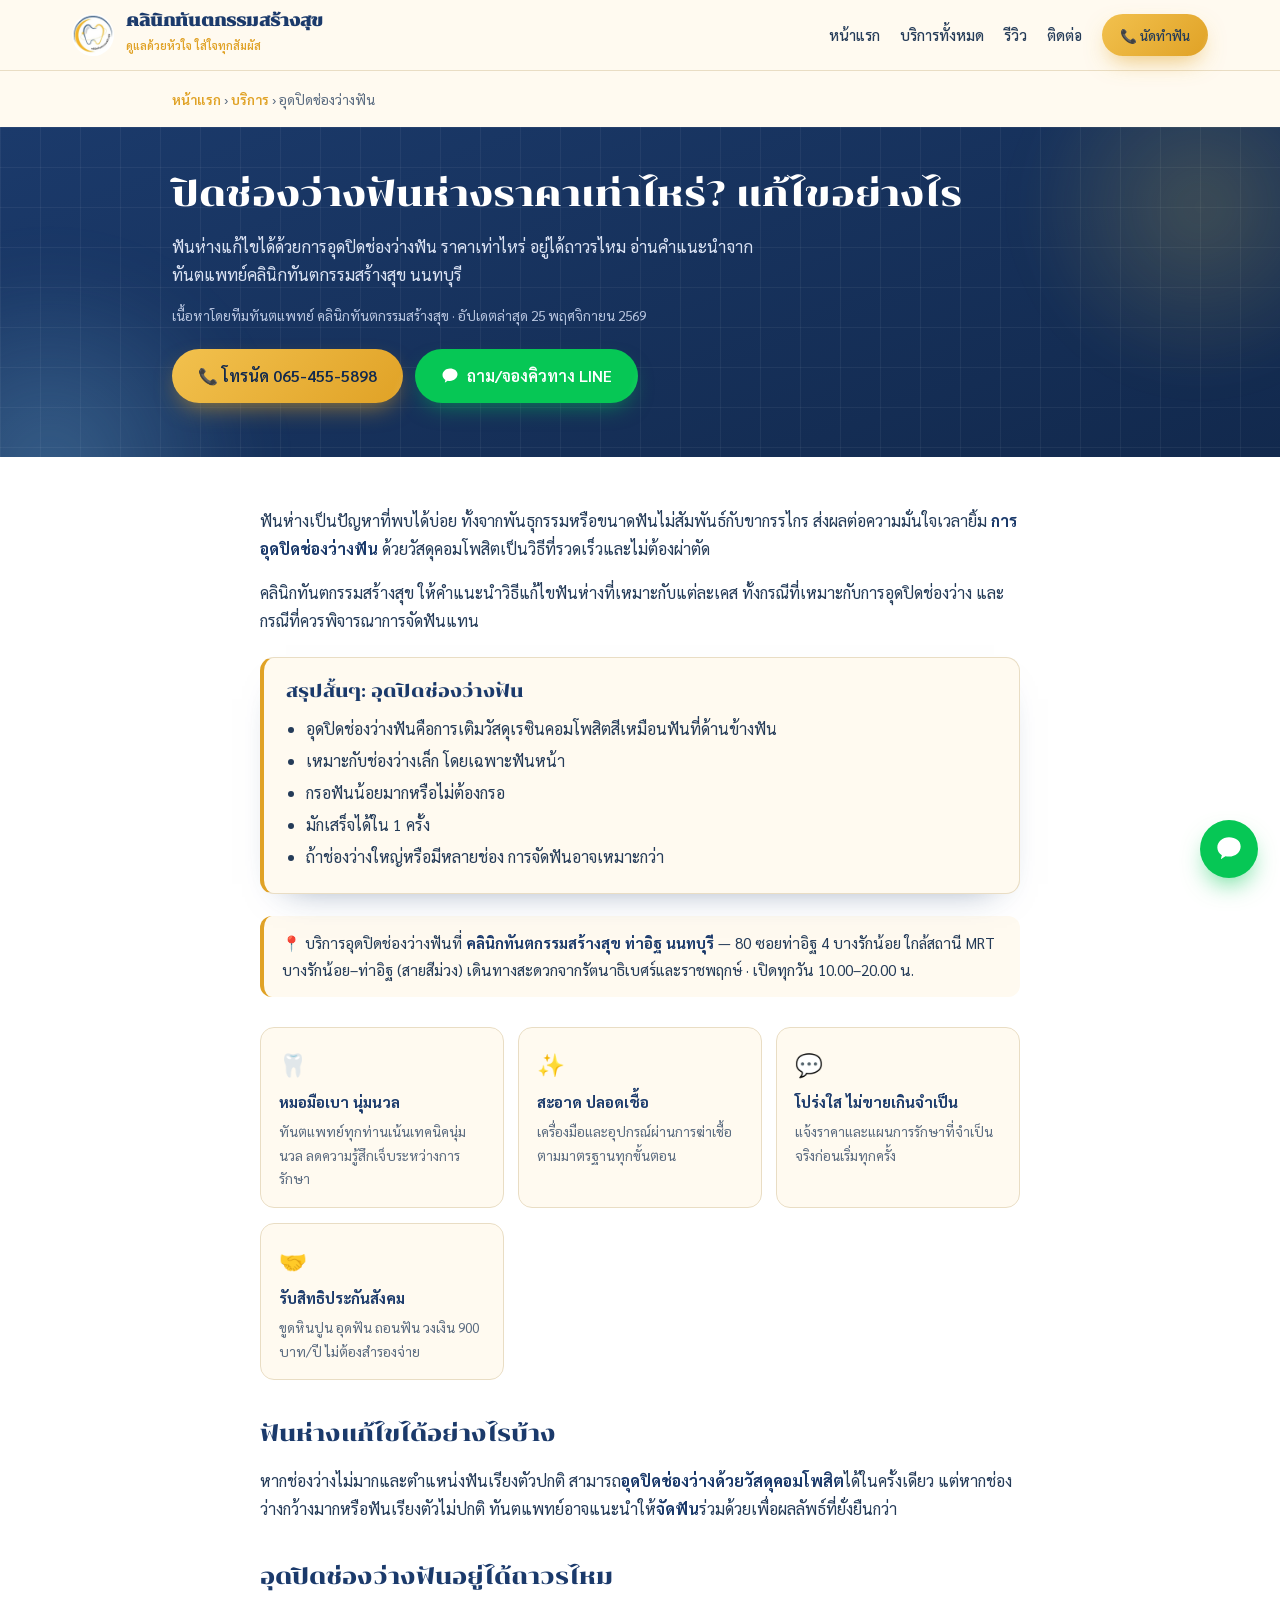
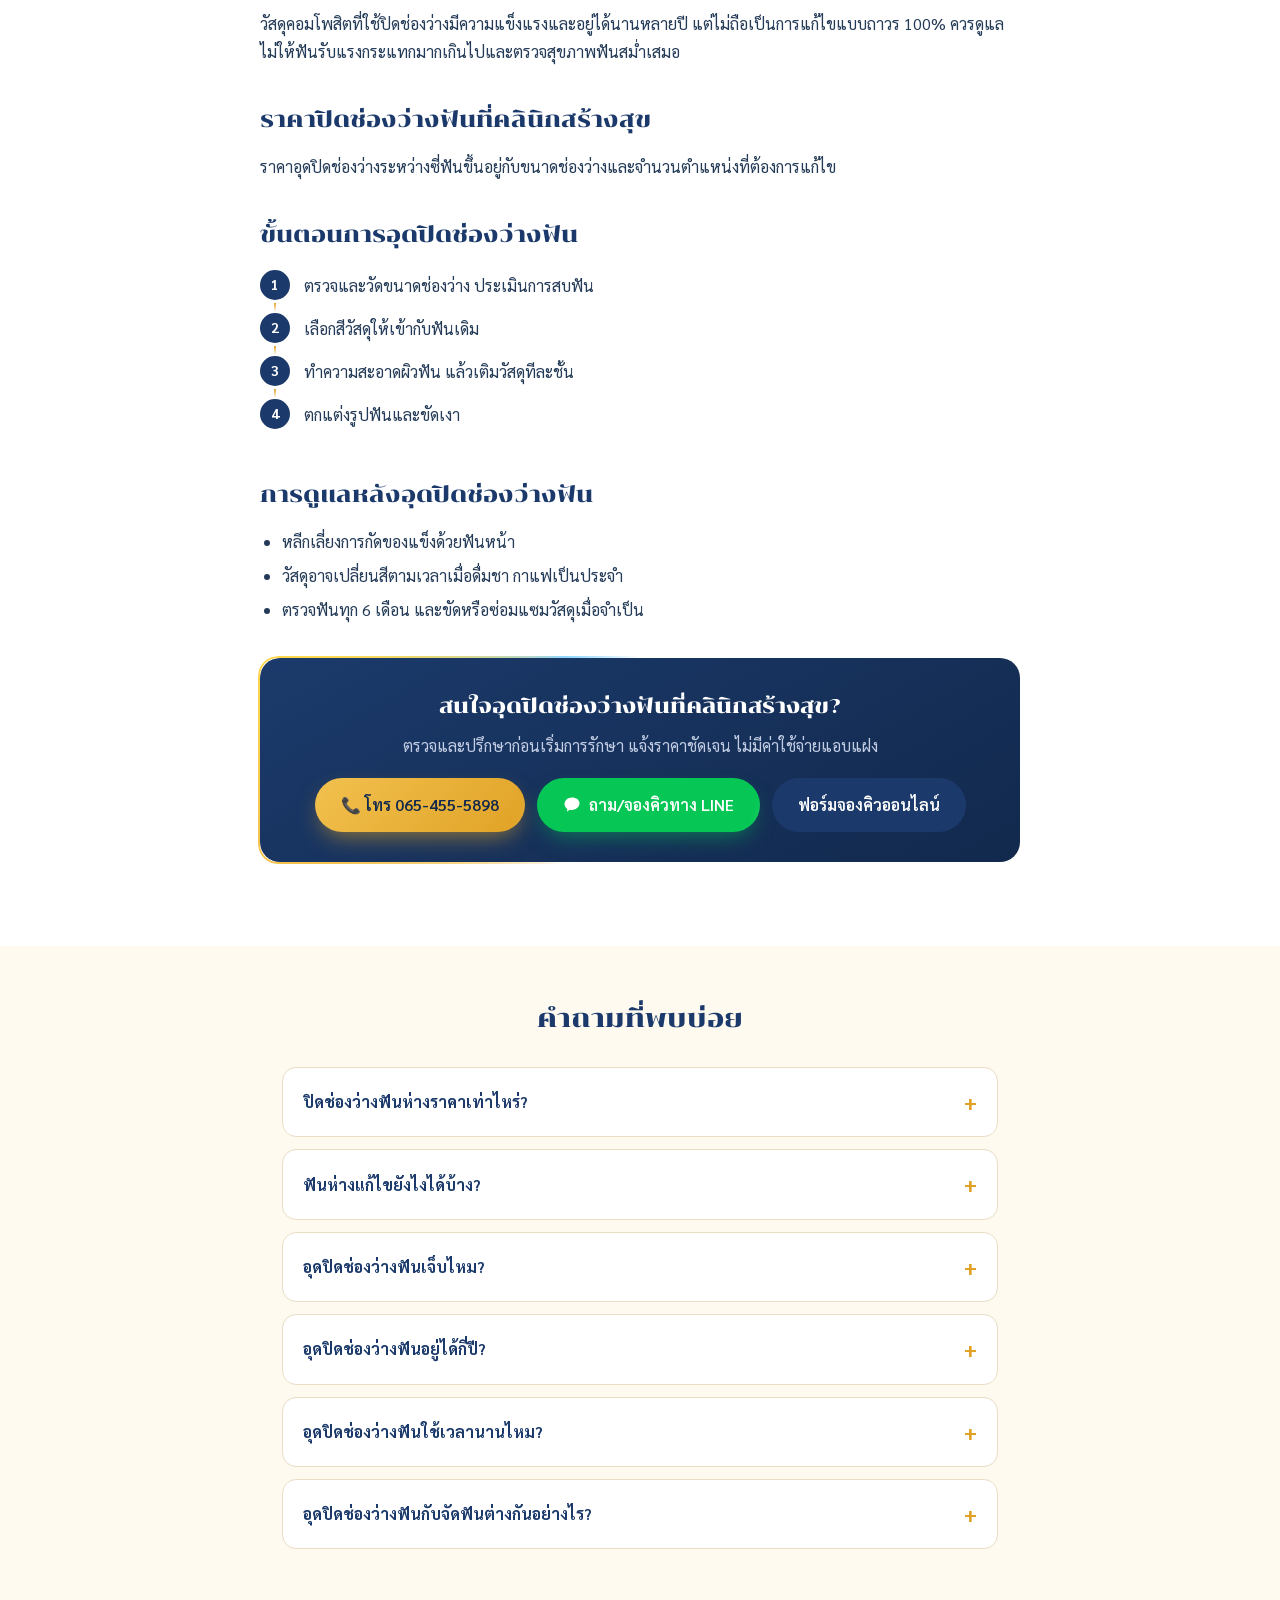
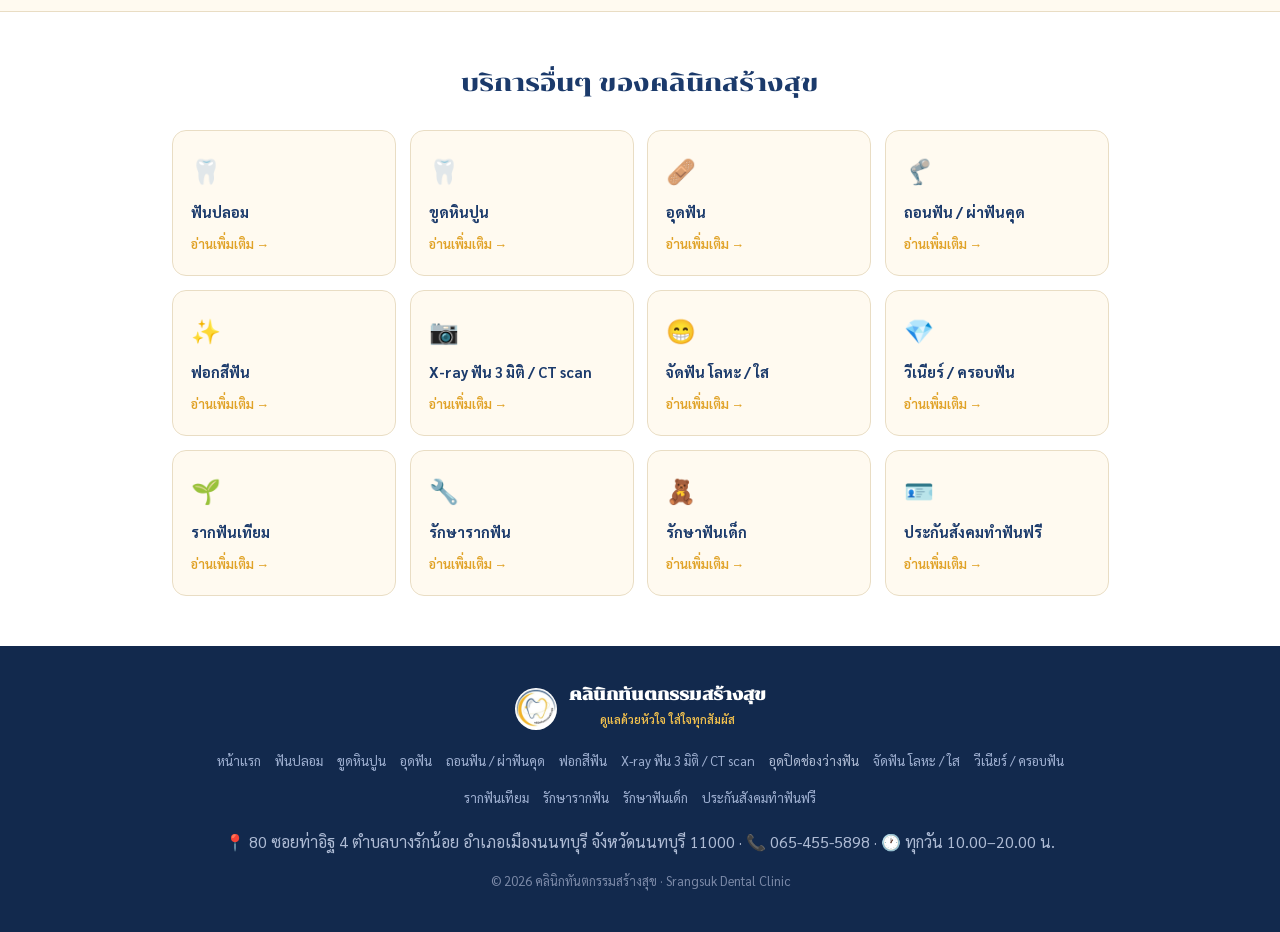
<file: services/ud-pid-chong-wang-fun.html>
<!DOCTYPE html>
<html lang="th">
<head>
<meta charset="UTF-8">
<meta name="viewport" content="width=device-width, initial-scale=1.0">
<title>ปิดช่องว่างฟันห่าง ท่าอิฐ นนทบุรี ราคา | คลินิกทันตกรรมสร้างสุข</title>
<meta name="description" content="ฟันห่างแก้ไขได้ด้วยการอุดปิดช่องว่างฟัน ราคาเท่าไหร่ อยู่ได้ถาวรไหม อ่านคำแนะนำจากทันตแพทย์คลินิกทันตกรรมสร้างสุข นนทบุรี">
<meta name="keywords" content="ปิดช่องว่างฟันห่างราคาเท่าไหร่, ฟันห่างแก้ไขยังไง">
<link rel="canonical" href="https://srangsukdental.com/services/ud-pid-chong-wang-fun.html">
<meta name="robots" content="index, follow, max-image-preview:large, max-snippet:-1, max-video-preview:-1">
<link rel="alternate" hreflang="th" href="https://srangsukdental.com/services/ud-pid-chong-wang-fun.html">
<link rel="alternate" hreflang="x-default" href="https://srangsukdental.com/services/ud-pid-chong-wang-fun.html">
<meta name="geo.region" content="TH-12">
<meta name="geo.placename" content="ท่าอิฐ, บางรักน้อย, เมืองนนทบุรี">
<meta name="twitter:title" content="ปิดช่องว่างฟันห่าง ท่าอิฐ นนทบุรี ราคา | คลินิกทันตกรรมสร้างสุข">
<meta name="twitter:description" content="ฟันห่างแก้ไขได้ด้วยการอุดปิดช่องว่างฟัน ราคาเท่าไหร่ อยู่ได้ถาวรไหม อ่านคำแนะนำจากทันตแพทย์คลินิกทันตกรรมสร้างสุข นนทบุรี">
<meta property="article:published_time" content="2025-01-01">
<meta property="article:modified_time" content="2026-11-25">
<meta property="og:type" content="article">
<meta property="og:title" content="ปิดช่องว่างฟันห่าง ท่าอิฐ นนทบุรี ราคา | คลินิกทันตกรรมสร้างสุข">
<meta property="og:description" content="ฟันห่างแก้ไขได้ด้วยการอุดปิดช่องว่างฟัน ราคาเท่าไหร่ อยู่ได้ถาวรไหม อ่านคำแนะนำจากทันตแพทย์คลินิกทันตกรรมสร้างสุข นนทบุรี">
<meta property="og:url" content="https://srangsukdental.com/services/ud-pid-chong-wang-fun.html">
<meta property="og:site_name" content="คลินิกทันตกรรมสร้างสุข">
<meta name="twitter:card" content="summary_large_image">
<meta property="og:image" content="https://srangsukdental.com/assets/brand/og-image.jpg">
<meta property="og:image:width" content="1200">
<meta property="og:image:height" content="630">
<meta property="og:image:alt" content="คลินิกทันตกรรมสร้างสุข ท่าอิฐ นนทบุรี">
<meta property="og:locale" content="th_TH">
<meta name="theme-color" content="#1b3a6b">
<link rel="icon" type="image/png" sizes="32x32" href="/assets/brand/favicon-32.png">
<link rel="apple-touch-icon" href="/assets/brand/icon-180.png">
<link rel="manifest" href="/site.webmanifest">
<link rel="preconnect" href="https://fonts.googleapis.com">
<link rel="preconnect" href="https://fonts.gstatic.com" crossorigin>
<link href="https://fonts.googleapis.com/css2?family=Chonburi&family=Sarabun:wght@300;400;500;600;700&display=swap" rel="stylesheet">
<style>
:root{--navy:#1b3a6b;--navy-deep:#12294d;--gold:#e0a226;--gold-soft:#f2c14e;--yellow:#ffd84d;
--cream:#fffaf0;--ink:#243b58;--muted:#5a6b80;--line:#e9ddc4;--shadow:0 18px 50px -18px rgba(27,58,107,.35);}
*{margin:0;padding:0;box-sizing:border-box}
html{scroll-behavior:smooth}
body{font-family:'Sarabun',sans-serif;color:var(--ink);background:var(--cream);line-height:1.75}
h1,h2,h3,.display{font-family:'Chonburi',serif;font-weight:400}
a{text-decoration:none;color:inherit}
.wrap{max-width:980px;margin:0 auto;padding:0 22px}
b{color:var(--navy)}
.btn{display:inline-flex;align-items:center;gap:8px;padding:13px 26px;border-radius:999px;font-weight:600;font-size:1rem;cursor:pointer;border:none}
.btn-gold{background:linear-gradient(135deg,var(--gold-soft),var(--gold));color:var(--navy-deep);box-shadow:0 10px 24px -8px rgba(224,162,38,.7)}
.btn-navy{background:var(--navy);color:#fff}
header{position:sticky;top:0;z-index:50;background:rgba(255,250,240,.95);backdrop-filter:blur(10px);border-bottom:1px solid var(--line)}
nav{display:flex;align-items:center;justify-content:space-between;padding:12px 22px;max-width:1180px;margin:0 auto;flex-wrap:wrap;gap:10px}
.brand{display:flex;align-items:center;gap:12px}
.logo-mark{width:42px;height:42px;border-radius:50%;background:#fff url(/assets/brand/icon-192.png) center/cover no-repeat;flex-shrink:0;display:block}

.brand-text b{font-family:'Chonburi',serif;font-size:1.02rem;color:var(--navy);display:block;line-height:1.1}
.brand-text span{font-size:.68rem;color:var(--gold);font-weight:600}
.menu{display:flex;gap:20px;align-items:center;flex-wrap:wrap}
.menu a{font-weight:500;font-size:.92rem;color:var(--ink)}
.menu .btn{padding:9px 18px;font-size:.86rem}
.breadcrumb{display:block;font-size:.86rem;color:var(--muted);padding:16px 22px;max-width:980px;margin:0 auto}
.breadcrumb a{color:var(--gold);font-weight:600}
.hero-page{background:linear-gradient(160deg,var(--navy),var(--navy-deep));color:#fff;padding:44px 22px 54px;position:relative;overflow:hidden}
.hero-page::before{content:"";position:absolute;top:-100px;right:-100px;width:360px;height:360px;border-radius:50%;background:radial-gradient(circle,rgba(255,216,77,.18),transparent 70%)}
.hero-page .wrap{position:relative;z-index:2}
.hero-page .ic{font-size:2.6rem;margin-bottom:10px}
.hero-page h1{font-size:clamp(1.5rem,3.6vw,2.2rem);line-height:1.35;margin-bottom:14px}
.hero-page p.lead{color:#dbe3f4;font-size:1.02rem;max-width:640px}
.hero-page .cta-row{display:flex;gap:12px;flex-wrap:wrap;margin-top:22px}
article{background:#fff;padding:50px 22px}
article .inner{max-width:760px;margin:0 auto}
article p{margin-bottom:16px;color:var(--ink)}
article h2{color:var(--navy);font-size:1.4rem;margin:34px 0 14px}
.adv-grid{display:grid;grid-template-columns:repeat(auto-fit,minmax(210px,1fr));gap:14px;margin:30px 0}
.adv{background:var(--cream);border:1px solid var(--line);border-radius:14px;padding:16px 18px}
.adv .t{font-size:1.4rem}
.adv b{display:block;color:var(--navy);font-size:.95rem;margin:6px 0 4px}
.adv p{font-size:.85rem;color:var(--muted);margin:0}
.cta-box{background:linear-gradient(150deg,var(--navy),var(--navy-deep));color:#fff;border-radius:20px;padding:30px;margin:34px 0;text-align:center}
.cta-box h3{color:#fff;font-size:1.3rem;margin-bottom:8px}
.cta-box p{color:#c3cee4;margin-bottom:18px}
.cta-box .cta-row{display:flex;gap:12px;justify-content:center;flex-wrap:wrap}
.faq{background:var(--cream);padding:50px 22px}
.faq .wrap{max-width:760px}
.faq h2{color:var(--navy);text-align:center;margin-bottom:26px;font-size:1.6rem}
details{background:#fff;border:1px solid var(--line);border-radius:14px;margin-bottom:12px;padding:16px 20px}
summary{cursor:pointer;font-weight:700;color:var(--navy);list-style:none;display:flex;justify-content:space-between;align-items:center}
summary::-webkit-details-marker{display:none}
summary::after{content:"+";font-size:1.3rem;color:var(--gold);flex-shrink:0;margin-left:12px}
details[open] summary::after{content:"−"}
details p{margin-top:12px;color:var(--muted);font-size:.95rem}
.related{background:#fff;padding:50px 22px;border-top:1px solid var(--line)}
.related h2{text-align:center;color:var(--navy);margin-bottom:26px;font-size:1.5rem}
.rel-grid{display:grid;grid-template-columns:repeat(auto-fill,minmax(200px,1fr));gap:14px;max-width:1000px;margin:0 auto}
.rel-card{background:var(--cream);border:1px solid var(--line);border-radius:14px;padding:18px;transition:.2s}
.rel-card:hover{border-color:var(--gold);transform:translateY(-3px)}
.rel-card .t{font-size:1.5rem;margin-bottom:8px}
.rel-card b{color:var(--navy);font-size:.92rem;display:block;margin-bottom:4px}
.rel-card span{color:var(--gold);font-size:.8rem;font-weight:600}
footer{background:var(--navy-deep);color:#aebbd4;padding:40px 22px;text-align:center}
footer .fsite{display:flex;flex-wrap:wrap;gap:14px;justify-content:center;max-width:900px;margin:18px auto;font-size:.82rem}
footer .fsite a{color:#9fb0d1}
footer .fsite a:hover{color:var(--yellow)}
.copy{font-size:.8rem;color:#7c8aa8;margin-top:14px}
@media(max-width:720px){.menu{display:none}}

.btn-line{background:#06c755;color:#fff;box-shadow:0 10px 22px -8px rgba(6,199,85,.55)}
.btn-line:hover{background:#05b34c}
.hero-page .ic img{width:110px;height:110px;border-radius:24px;background:#fffaf0;padding:8px;box-shadow:0 12px 30px -10px rgba(0,0,0,.4)}
.local-note{background:#fffaf0;border-left:4px solid var(--gold);border-radius:12px;padding:14px 18px;margin:22px 0;color:var(--ink);font-size:.95rem}
.fab-line{position:fixed;right:22px;bottom:22px;z-index:60;width:58px;height:58px;border-radius:50%;background:#06c755;color:#fff;display:grid;place-items:center;box-shadow:0 12px 26px -8px rgba(6,199,85,.7)}
.fab-line svg{width:28px;height:28px}
.action-bar{display:none}
@media(max-width:720px){
  .fab-line{display:none}
  .action-bar{display:grid;grid-template-columns:1fr 1.4fr 1fr;position:fixed;left:0;right:0;bottom:0;z-index:60;background:#fff;border-top:1px solid var(--line);box-shadow:0 -8px 24px -12px rgba(27,58,107,.35);padding:8px 10px calc(8px + env(safe-area-inset-bottom))}
  .action-bar a{display:flex;flex-direction:column;align-items:center;gap:2px;font-size:.78rem;font-weight:700;color:var(--navy);padding:6px 0;border-radius:12px}
  .action-bar a.ab-line{background:#06c755;color:#fff}
  body{padding-bottom:74px}
}
.tldr{background:var(--cream);border:1px solid var(--line);border-left:4px solid var(--gold);border-radius:14px;padding:18px 22px;margin:22px 0}
article .tldr h2{font-size:1.1rem;margin:0 0 8px}
.tldr ul{padding-left:20px}.tldr li{margin:4px 0}
.steps{counter-reset:s;list-style:none;padding:0;margin:10px 0 20px}
.steps li{counter-increment:s;position:relative;padding:3px 0 12px 44px}
.steps li::before{content:counter(s);position:absolute;left:0;top:1px;width:30px;height:30px;border-radius:50%;background:var(--navy);color:#fff;font-weight:700;display:flex;align-items:center;justify-content:center;font-size:.9rem}
.care{padding-left:22px;margin-bottom:16px}.care li{margin:6px 0}
.byline{margin-top:14px;font-size:.85rem;color:#b9c6e0}
</style>
<link rel="stylesheet" href="/assets/fx.css">
<script type="application/ld+json">
{
 "@context": "https://schema.org",
 "@graph": [
  {
   "@type": "Dentist",
   "@id": "https://srangsukdental.com/#clinic",
   "name": "คลินิกทันตกรรมสร้างสุข",
   "alternateName": "Srangsuk Dental Clinic",
   "url": "https://srangsukdental.com/",
   "telephone": "+66654555898",
   "address": {
    "@type": "PostalAddress",
    "streetAddress": "80 ซอยท่าอิฐ 4 ตำบลบางรักน้อย",
    "addressLocality": "อำเภอเมืองนนทบุรี",
    "addressRegion": "นนทบุรี",
    "postalCode": "11000",
    "addressCountry": "TH"
   },
   "logo": "https://srangsukdental.com/assets/brand/icon-512.png",
   "image": "https://srangsukdental.com/assets/brand/og-image.jpg",
   "sameAs": [
    "https://www.facebook.com/srangsuk.dental/",
    "https://www.instagram.com/srangsuk_dental_clinic/",
    "https://line.me/R/ti/p/@096tnjfb"
   ],
   "areaServed": [
    "ท่าอิฐ",
    "บางรักน้อย",
    "ไทรม้า",
    "บางรักพัฒนา",
    "อำเภอเมืองนนทบุรี",
    "นนทบุรี"
   ],
   "openingHours": "Mo-Su 10:00-20:00",
   "openingHoursSpecification": [
    {
     "@type": "OpeningHoursSpecification",
     "dayOfWeek": [
      "Monday",
      "Tuesday",
      "Wednesday",
      "Thursday",
      "Friday",
      "Saturday",
      "Sunday"
     ],
     "opens": "10:00",
     "closes": "20:00"
    }
   ]
  },
  {
   "@type": "WebSite",
   "@id": "https://srangsukdental.com/#website",
   "url": "https://srangsukdental.com/",
   "name": "คลินิกทันตกรรมสร้างสุข",
   "inLanguage": "th-TH",
   "publisher": {
    "@id": "https://srangsukdental.com/#clinic"
   }
  },
  {
   "@type": "MedicalWebPage",
   "@id": "https://srangsukdental.com/services/ud-pid-chong-wang-fun.html#webpage",
   "url": "https://srangsukdental.com/services/ud-pid-chong-wang-fun.html",
   "name": "ปิดช่องว่างฟันห่าง ท่าอิฐ นนทบุรี ราคา | คลินิกทันตกรรมสร้างสุข",
   "description": "ฟันห่างแก้ไขได้ด้วยการอุดปิดช่องว่างฟัน ราคาเท่าไหร่ อยู่ได้ถาวรไหม อ่านคำแนะนำจากทันตแพทย์คลินิกทันตกรรมสร้างสุข นนทบุรี",
   "inLanguage": "th-TH",
   "isPartOf": {
    "@id": "https://srangsukdental.com/#website"
   },
   "breadcrumb": {
    "@id": "https://srangsukdental.com/services/ud-pid-chong-wang-fun.html#breadcrumb"
   },
   "about": {
    "@id": "https://srangsukdental.com/services/ud-pid-chong-wang-fun.html#procedure"
   },
   "audience": {
    "@type": "MedicalAudience",
    "audienceType": "Patient"
   },
   "datePublished": "2025-01-01",
   "dateModified": "2026-11-25",
   "lastReviewed": "2026-11-25",
   "reviewedBy": {
    "@id": "https://srangsukdental.com/#clinic"
   },
   "primaryImageOfPage": {
    "@type": "ImageObject",
    "url": "https://srangsukdental.com/assets/brand/og-image.jpg",
    "width": 1200,
    "height": 630
   }
  },
  {
   "@type": "Article",
   "@id": "https://srangsukdental.com/services/ud-pid-chong-wang-fun.html#article",
   "headline": "ปิดช่องว่างฟันห่างราคาเท่าไหร่? แก้ไขอย่างไร",
   "description": "ฟันห่างแก้ไขได้ด้วยการอุดปิดช่องว่างฟัน ราคาเท่าไหร่ อยู่ได้ถาวรไหม อ่านคำแนะนำจากทันตแพทย์คลินิกทันตกรรมสร้างสุข นนทบุรี",
   "author": {
    "@id": "https://srangsukdental.com/#clinic"
   },
   "publisher": {
    "@id": "https://srangsukdental.com/#clinic"
   },
   "mainEntityOfPage": {
    "@id": "https://srangsukdental.com/services/ud-pid-chong-wang-fun.html#webpage"
   },
   "datePublished": "2025-01-01",
   "dateModified": "2026-11-25",
   "inLanguage": "th-TH",
   "image": "https://srangsukdental.com/assets/brand/og-image.jpg"
  },
  {
   "@type": "MedicalProcedure",
   "@id": "https://srangsukdental.com/services/ud-pid-chong-wang-fun.html#procedure",
   "name": "อุดปิดช่องว่างฟัน",
   "description": "อุดปิดช่องว่างฟันคือการเติมวัสดุเรซินคอมโพสิตสีเหมือนฟันที่ด้านข้างฟัน",
   "howPerformed": "ตรวจและวัดขนาดช่องว่าง ประเมินการสบฟัน → เลือกสีวัสดุให้เข้ากับฟันเดิม → ทำความสะอาดผิวฟัน แล้วเติมวัสดุทีละชั้น → ตกแต่งรูปฟันและขัดเงา",
   "url": "https://srangsukdental.com/services/ud-pid-chong-wang-fun.html"
  },
  {
   "@type": "Service",
   "@id": "https://srangsukdental.com/services/ud-pid-chong-wang-fun.html#service",
   "name": "อุดปิดช่องว่างฟัน",
   "serviceType": "อุดปิดช่องว่างฟัน",
   "description": "อุดปิดช่องว่างฟันคือการเติมวัสดุเรซินคอมโพสิตสีเหมือนฟันที่ด้านข้างฟัน",
   "url": "https://srangsukdental.com/services/ud-pid-chong-wang-fun.html",
   "provider": {
    "@id": "https://srangsukdental.com/#clinic"
   },
   "areaServed": [
    "ท่าอิฐ",
    "บางรักน้อย",
    "ไทรม้า",
    "บางรักพัฒนา",
    "อำเภอเมืองนนทบุรี",
    "นนทบุรี"
   ],
   "availableChannel": {
    "@type": "ServiceChannel",
    "serviceUrl": "https://line.me/R/ti/p/@096tnjfb",
    "servicePhone": {
     "@type": "ContactPoint",
     "telephone": "+66654555898",
     "contactType": "นัดหมาย",
     "availableLanguage": "th"
    }
   }
  },
  {
   "@type": "BreadcrumbList",
   "@id": "https://srangsukdental.com/services/ud-pid-chong-wang-fun.html#breadcrumb",
   "itemListElement": [
    {
     "@type": "ListItem",
     "position": 1,
     "name": "หน้าแรก",
     "item": "https://srangsukdental.com/"
    },
    {
     "@type": "ListItem",
     "position": 2,
     "name": "บริการ",
     "item": "https://srangsukdental.com/#services"
    },
    {
     "@type": "ListItem",
     "position": 3,
     "name": "อุดปิดช่องว่างฟัน",
     "item": "https://srangsukdental.com/services/ud-pid-chong-wang-fun.html"
    }
   ]
  },
  {
   "@type": "FAQPage",
   "@id": "https://srangsukdental.com/services/ud-pid-chong-wang-fun.html#faq",
   "mainEntity": [
    {
     "@type": "Question",
     "name": "ปิดช่องว่างฟันห่างราคาเท่าไหร่?",
     "acceptedAnswer": {
      "@type": "Answer",
      "text": "ราคาขึ้นอยู่กับขนาดช่องว่างและจำนวนตำแหน่งที่ต้องการแก้ไข ทันตแพทย์จะตรวจและแจ้งราคาให้ทราบก่อนเริ่มรักษาทุกครั้ง สอบถามเบื้องต้นได้ทาง LINE @096tnjfb หรือโทร 065-455-5898"
     }
    },
    {
     "@type": "Question",
     "name": "ฟันห่างแก้ไขยังไงได้บ้าง?",
     "acceptedAnswer": {
      "@type": "Answer",
      "text": "แก้ได้ทั้งการอุดปิดช่องว่างด้วยคอมโพสิตสำหรับช่องว่างเล็กน้อย หรือการจัดฟันสำหรับกรณีช่องว่างกว้างหรือฟันเรียงตัวไม่ปกติ"
     }
    },
    {
     "@type": "Question",
     "name": "อุดปิดช่องว่างฟันเจ็บไหม?",
     "acceptedAnswer": {
      "@type": "Answer",
      "text": "โดยทั่วไปเจ็บน้อยมาก เป็นการติดวัสดุคอมโพสิตบนผิวฟันโดยไม่ต้องกรอเนื้อฟันมาก"
     }
    },
    {
     "@type": "Question",
     "name": "อุดปิดช่องว่างฟันอยู่ได้กี่ปี?",
     "acceptedAnswer": {
      "@type": "Answer",
      "text": "โดยเฉลี่ยอยู่ได้หลายปีหากดูแลรักษาความสะอาดดีและหลีกเลี่ยงการกัดของแข็งโดยตรงบริเวณที่อุด"
     }
    },
    {
     "@type": "Question",
     "name": "อุดปิดช่องว่างฟันใช้เวลานานไหม?",
     "acceptedAnswer": {
      "@type": "Answer",
      "text": "ส่วนใหญ่เสร็จใน 1 ครั้ง ประมาณ 30–60 นาทีต่อช่องว่าง ขึ้นกับจำนวนและขนาดของช่องว่าง"
     }
    },
    {
     "@type": "Question",
     "name": "อุดปิดช่องว่างฟันกับจัดฟันต่างกันอย่างไร?",
     "acceptedAnswer": {
      "@type": "Answer",
      "text": "อุดปิดช่องว่างคือการเติมวัสดุให้ฟันกว้างขึ้น เสร็จเร็ว เหมาะกับช่องว่างเล็ก ส่วนจัดฟันคือการเคลื่อนฟันจริง เหมาะกับช่องว่างใหญ่หรือมีปัญหาการสบฟันร่วมด้วย"
     }
    }
   ]
  }
 ]
}
</script>
</head>
<body>

<header>
  <nav>
    <a class="brand" href="../index.html">
      <span class="logo-mark"></span>
      <span class="brand-text"><b>คลินิกทันตกรรมสร้างสุข</b><span>ดูแลด้วยหัวใจ ใส่ใจทุกสัมผัส</span></span>
    </a>
    <div class="menu">
      <a href="../index.html">หน้าแรก</a>
      <a href="../index.html#services">บริการทั้งหมด</a>
      <a href="../index.html#reviews">รีวิว</a>
      <a href="../index.html#contact">ติดต่อ</a>
      <a class="btn btn-gold" href="tel:0654555898">📞 นัดทำฟัน</a>
    </div>
  </nav>
</header>

<nav class="breadcrumb" aria-label="breadcrumb">
  <a href="../index.html">หน้าแรก</a> › <a href="../index.html#services">บริการ</a> › อุดปิดช่องว่างฟัน
</nav>

<section class="hero-page">
  <div class="wrap">
    <h1>ปิดช่องว่างฟันห่างราคาเท่าไหร่? แก้ไขอย่างไร</h1>
    <p class="lead">ฟันห่างแก้ไขได้ด้วยการอุดปิดช่องว่างฟัน ราคาเท่าไหร่ อยู่ได้ถาวรไหม อ่านคำแนะนำจากทันตแพทย์คลินิกทันตกรรมสร้างสุข นนทบุรี</p>
    <p class="byline">เนื้อหาโดยทีมทันตแพทย์ คลินิกทันตกรรมสร้างสุข · อัปเดตล่าสุด 25 พฤศจิกายน 2569</p>
    <div class="cta-row">
      <a class="btn btn-gold" href="tel:0654555898">📞 โทรนัด 065-455-5898</a>
      <a class="btn btn-line" href="https://line.me/R/oaMessage/@096tnjfb/?%E0%B8%AA%E0%B8%A7%E0%B8%B1%E0%B8%AA%E0%B8%94%E0%B8%B5%E0%B8%84%E0%B8%A3%E0%B8%B1%E0%B8%9A/%E0%B8%84%E0%B9%88%E0%B8%B0%20%E0%B8%AA%E0%B8%99%E0%B9%83%E0%B8%88%E0%B8%AD%E0%B8%B8%E0%B8%94%E0%B8%9B%E0%B8%B4%E0%B8%94%E0%B8%8A%E0%B9%88%E0%B8%AD%E0%B8%87%E0%B8%A7%E0%B9%88%E0%B8%B2%E0%B8%87%E0%B8%9F%E0%B8%B1%E0%B8%99%20%E0%B8%AD%E0%B8%A2%E0%B8%B2%E0%B8%81%E0%B8%AA%E0%B8%AD%E0%B8%9A%E0%B8%96%E0%B8%B2%E0%B8%A1/%E0%B8%88%E0%B8%AD%E0%B8%87%E0%B8%84%E0%B8%B4%E0%B8%A7%20%28%E0%B8%AA%E0%B9%88%E0%B8%87%E0%B8%88%E0%B8%B2%E0%B8%81%E0%B8%AB%E0%B8%99%E0%B9%89%E0%B8%B2%E0%B9%80%E0%B8%A7%E0%B9%87%E0%B8%9A%20%E0%B8%AD%E0%B8%B8%E0%B8%94%E0%B8%9B%E0%B8%B4%E0%B8%94%E0%B8%8A%E0%B9%88%E0%B8%AD%E0%B8%87%E0%B8%A7%E0%B9%88%E0%B8%B2%E0%B8%87%E0%B8%9F%E0%B8%B1%E0%B8%99%29" target="_blank" rel="noopener"><svg viewBox="0 0 24 24" width="18" height="18" fill="currentColor" aria-hidden="true"><path d="M12 2C6.48 2 2 5.94 2 10.7c0 2.72 1.51 5.14 3.87 6.7-.13.86-.62 2.4-.71 2.77-.11.47.17.46.36.34.15-.1 2.4-1.63 3.37-2.29.98.2 2.01.31 3.11.31 5.52 0 10-3.94 10-8.7S17.52 2 12 2z"/></svg> ถาม/จองคิวทาง LINE</a>
    </div>
  </div>
</section>

<article>
  <div class="inner">
    <p>ฟันห่างเป็นปัญหาที่พบได้บ่อย ทั้งจากพันธุกรรมหรือขนาดฟันไม่สัมพันธ์กับขากรรไกร ส่งผลต่อความมั่นใจเวลายิ้ม <b>การอุดปิดช่องว่างฟัน</b> ด้วยวัสดุคอมโพสิตเป็นวิธีที่รวดเร็วและไม่ต้องผ่าตัด</p>
<p>คลินิกทันตกรรมสร้างสุข ให้คำแนะนำวิธีแก้ไขฟันห่างที่เหมาะกับแต่ละเคส ทั้งกรณีที่เหมาะกับการอุดปิดช่องว่าง และกรณีที่ควรพิจารณาการจัดฟันแทน</p>
    <div class="tldr"><h2>สรุปสั้นๆ: อุดปิดช่องว่างฟัน</h2><ul><li>อุดปิดช่องว่างฟันคือการเติมวัสดุเรซินคอมโพสิตสีเหมือนฟันที่ด้านข้างฟัน</li><li>เหมาะกับช่องว่างเล็ก โดยเฉพาะฟันหน้า</li><li>กรอฟันน้อยมากหรือไม่ต้องกรอ</li><li>มักเสร็จได้ใน 1 ครั้ง</li><li>ถ้าช่องว่างใหญ่หรือมีหลายช่อง การจัดฟันอาจเหมาะกว่า</li></ul></div>
    <p class="local-note">📍 บริการอุดปิดช่องว่างฟันที่ <b>คลินิกทันตกรรมสร้างสุข ท่าอิฐ นนทบุรี</b> — 80 ซอยท่าอิฐ 4 บางรักน้อย ใกล้สถานี MRT บางรักน้อย–ท่าอิฐ (สายสีม่วง) เดินทางสะดวกจากรัตนาธิเบศร์และราชพฤกษ์ · เปิดทุกวัน 10.00–20.00 น.</p>
    <div class="adv-grid">
      <div class="adv"><div class="t">🦷</div><b>หมอมือเบา นุ่มนวล</b><p>ทันตแพทย์ทุกท่านเน้นเทคนิคนุ่มนวล ลดความรู้สึกเจ็บระหว่างการรักษา</p></div>
<div class="adv"><div class="t">✨</div><b>สะอาด ปลอดเชื้อ</b><p>เครื่องมือและอุปกรณ์ผ่านการฆ่าเชื้อตามมาตรฐานทุกขั้นตอน</p></div>
<div class="adv"><div class="t">💬</div><b>โปร่งใส ไม่ขายเกินจำเป็น</b><p>แจ้งราคาและแผนการรักษาที่จำเป็นจริงก่อนเริ่มทุกครั้ง</p></div>
<div class="adv"><div class="t">🤝</div><b>รับสิทธิประกันสังคม</b><p>ขูดหินปูน อุดฟัน ถอนฟัน วงเงิน 900 บาท/ปี ไม่ต้องสำรองจ่าย</p></div>
    </div>
    <h2>ฟันห่างแก้ไขได้อย่างไรบ้าง</h2>
<p>หากช่องว่างไม่มากและตำแหน่งฟันเรียงตัวปกติ สามารถ<b>อุดปิดช่องว่างด้วยวัสดุคอมโพสิต</b>ได้ในครั้งเดียว แต่หากช่องว่างกว้างมากหรือฟันเรียงตัวไม่ปกติ ทันตแพทย์อาจแนะนำให้<b>จัดฟัน</b>ร่วมด้วยเพื่อผลลัพธ์ที่ยั่งยืนกว่า</p>
<h2>อุดปิดช่องว่างฟันอยู่ได้ถาวรไหม</h2>
<p>วัสดุคอมโพสิตที่ใช้ปิดช่องว่างมีความแข็งแรงและอยู่ได้นานหลายปี แต่ไม่ถือเป็นการแก้ไขแบบถาวร 100% ควรดูแลไม่ให้ฟันรับแรงกระแทกมากเกินไปและตรวจสุขภาพฟันสม่ำเสมอ</p>
<h2>ราคาปิดช่องว่างฟันที่คลินิกสร้างสุข</h2>
<p>ราคาอุดปิดช่องว่างระหว่างซี่ฟันขึ้นอยู่กับขนาดช่องว่างและจำนวนตำแหน่งที่ต้องการแก้ไข</p>
    <h2>ขั้นตอนการอุดปิดช่องว่างฟัน</h2>
<ol class="steps"><li>ตรวจและวัดขนาดช่องว่าง ประเมินการสบฟัน</li><li>เลือกสีวัสดุให้เข้ากับฟันเดิม</li><li>ทำความสะอาดผิวฟัน แล้วเติมวัสดุทีละชั้น</li><li>ตกแต่งรูปฟันและขัดเงา</li></ol>
<h2>การดูแลหลังอุดปิดช่องว่างฟัน</h2>
<ul class="care"><li>หลีกเลี่ยงการกัดของแข็งด้วยฟันหน้า</li><li>วัสดุอาจเปลี่ยนสีตามเวลาเมื่อดื่มชา กาแฟเป็นประจำ</li><li>ตรวจฟันทุก 6 เดือน และขัดหรือซ่อมแซมวัสดุเมื่อจำเป็น</li></ul>
    <div class="cta-box">
      <h3>สนใจอุดปิดช่องว่างฟันที่คลินิกสร้างสุข?</h3>
      <p>ตรวจและปรึกษาก่อนเริ่มการรักษา แจ้งราคาชัดเจน ไม่มีค่าใช้จ่ายแอบแฝง</p>
      <div class="cta-row">
        <a class="btn btn-gold" href="tel:0654555898">📞 โทร 065-455-5898</a>
        <a class="btn btn-line" href="https://line.me/R/oaMessage/@096tnjfb/?%E0%B8%AA%E0%B8%A7%E0%B8%B1%E0%B8%AA%E0%B8%94%E0%B8%B5%E0%B8%84%E0%B8%A3%E0%B8%B1%E0%B8%9A/%E0%B8%84%E0%B9%88%E0%B8%B0%20%E0%B8%AA%E0%B8%99%E0%B9%83%E0%B8%88%E0%B8%AD%E0%B8%B8%E0%B8%94%E0%B8%9B%E0%B8%B4%E0%B8%94%E0%B8%8A%E0%B9%88%E0%B8%AD%E0%B8%87%E0%B8%A7%E0%B9%88%E0%B8%B2%E0%B8%87%E0%B8%9F%E0%B8%B1%E0%B8%99%20%E0%B8%AD%E0%B8%A2%E0%B8%B2%E0%B8%81%E0%B8%AA%E0%B8%AD%E0%B8%9A%E0%B8%96%E0%B8%B2%E0%B8%A1/%E0%B8%88%E0%B8%AD%E0%B8%87%E0%B8%84%E0%B8%B4%E0%B8%A7%20%28%E0%B8%AA%E0%B9%88%E0%B8%87%E0%B8%88%E0%B8%B2%E0%B8%81%E0%B8%AB%E0%B8%99%E0%B9%89%E0%B8%B2%E0%B9%80%E0%B8%A7%E0%B9%87%E0%B8%9A%20%E0%B8%AD%E0%B8%B8%E0%B8%94%E0%B8%9B%E0%B8%B4%E0%B8%94%E0%B8%8A%E0%B9%88%E0%B8%AD%E0%B8%87%E0%B8%A7%E0%B9%88%E0%B8%B2%E0%B8%87%E0%B8%9F%E0%B8%B1%E0%B8%99%29" target="_blank" rel="noopener"><svg viewBox="0 0 24 24" width="18" height="18" fill="currentColor" aria-hidden="true"><path d="M12 2C6.48 2 2 5.94 2 10.7c0 2.72 1.51 5.14 3.87 6.7-.13.86-.62 2.4-.71 2.77-.11.47.17.46.36.34.15-.1 2.4-1.63 3.37-2.29.98.2 2.01.31 3.11.31 5.52 0 10-3.94 10-8.7S17.52 2 12 2z"/></svg> ถาม/จองคิวทาง LINE</a>
        <a class="btn btn-navy" href="../index.html#booking">ฟอร์มจองคิวออนไลน์</a>
      </div>
    </div>
  </div>
</article>

<section class="faq">
  <div class="wrap">
    <h2>คำถามที่พบบ่อย</h2>
    <details><summary>ปิดช่องว่างฟันห่างราคาเท่าไหร่?</summary><p>ราคาขึ้นอยู่กับขนาดช่องว่างและจำนวนตำแหน่งที่ต้องการแก้ไข ทันตแพทย์จะตรวจและแจ้งราคาให้ทราบก่อนเริ่มรักษาทุกครั้ง สอบถามเบื้องต้นได้ทาง LINE @096tnjfb หรือโทร 065-455-5898</p></details>
<details><summary>ฟันห่างแก้ไขยังไงได้บ้าง?</summary><p>แก้ได้ทั้งการอุดปิดช่องว่างด้วยคอมโพสิตสำหรับช่องว่างเล็กน้อย หรือการจัดฟันสำหรับกรณีช่องว่างกว้างหรือฟันเรียงตัวไม่ปกติ</p></details>
<details><summary>อุดปิดช่องว่างฟันเจ็บไหม?</summary><p>โดยทั่วไปเจ็บน้อยมาก เป็นการติดวัสดุคอมโพสิตบนผิวฟันโดยไม่ต้องกรอเนื้อฟันมาก</p></details>
<details><summary>อุดปิดช่องว่างฟันอยู่ได้กี่ปี?</summary><p>โดยเฉลี่ยอยู่ได้หลายปีหากดูแลรักษาความสะอาดดีและหลีกเลี่ยงการกัดของแข็งโดยตรงบริเวณที่อุด</p></details>
<details><summary>อุดปิดช่องว่างฟันใช้เวลานานไหม?</summary><p>ส่วนใหญ่เสร็จใน 1 ครั้ง ประมาณ 30–60 นาทีต่อช่องว่าง ขึ้นกับจำนวนและขนาดของช่องว่าง</p></details>
<details><summary>อุดปิดช่องว่างฟันกับจัดฟันต่างกันอย่างไร?</summary><p>อุดปิดช่องว่างคือการเติมวัสดุให้ฟันกว้างขึ้น เสร็จเร็ว เหมาะกับช่องว่างเล็ก ส่วนจัดฟันคือการเคลื่อนฟันจริง เหมาะกับช่องว่างใหญ่หรือมีปัญหาการสบฟันร่วมด้วย</p></details>
  </div>
</section>


<section class="related">
  <div class="wrap">
    <h2>บริการอื่นๆ ของคลินิกสร้างสุข</h2>
    <div class="rel-grid">
      <a class="rel-card" href="fun-plom.html"><div class="t">🦷</div><b>ฟันปลอม</b><span>อ่านเพิ่มเติม →</span></a>
<a class="rel-card" href="khud-hin-pun.html"><div class="t">🦷</div><b>ขูดหินปูน</b><span>อ่านเพิ่มเติม →</span></a>
<a class="rel-card" href="ud-fun.html"><div class="t">🩹</div><b>อุดฟัน</b><span>อ่านเพิ่มเติม →</span></a>
<a class="rel-card" href="thon-fun-pha-fun-khud.html"><div class="t">🦿</div><b>ถอนฟัน / ผ่าฟันคุด</b><span>อ่านเพิ่มเติม →</span></a>
<a class="rel-card" href="fok-si-fun.html"><div class="t">✨</div><b>ฟอกสีฟัน</b><span>อ่านเพิ่มเติม →</span></a>
<a class="rel-card" href="xray-3d-ct-scan.html"><div class="t">📷</div><b>X-ray ฟัน 3 มิติ / CT scan</b><span>อ่านเพิ่มเติม →</span></a>
<a class="rel-card" href="jad-fun.html"><div class="t">😁</div><b>จัดฟัน โลหะ / ใส</b><span>อ่านเพิ่มเติม →</span></a>
<a class="rel-card" href="veneer-krob-fun.html"><div class="t">💎</div><b>วีเนียร์ / ครอบฟัน</b><span>อ่านเพิ่มเติม →</span></a>
<a class="rel-card" href="rak-fun-tiam.html"><div class="t">🌱</div><b>รากฟันเทียม</b><span>อ่านเพิ่มเติม →</span></a>
<a class="rel-card" href="raksa-rak-fun.html"><div class="t">🔧</div><b>รักษารากฟัน</b><span>อ่านเพิ่มเติม →</span></a>
<a class="rel-card" href="raksa-fun-dek.html"><div class="t">🧸</div><b>รักษาฟันเด็ก</b><span>อ่านเพิ่มเติม →</span></a>
<a class="rel-card" href="prakan-sangkhom-tham-fun-free.html"><div class="t">🪪</div><b>ประกันสังคมทำฟันฟรี</b><span>อ่านเพิ่มเติม →</span></a>
    </div>
  </div>
</section>

<footer>
  <div class="wrap">
    <div class="brand" style="justify-content:center;margin-bottom:10px">
      <span class="logo-mark"></span>
      <span class="brand-text"><b style="color:#fff">คลินิกทันตกรรมสร้างสุข</b><span style="color:var(--gold-soft)">ดูแลด้วยหัวใจ ใส่ใจทุกสัมผัส</span></span>
    </div>
    <div class="fsite">
      <a href="../index.html">หน้าแรก</a><a href="fun-plom.html">ฟันปลอม</a><a href="khud-hin-pun.html">ขูดหินปูน</a><a href="ud-fun.html">อุดฟัน</a><a href="thon-fun-pha-fun-khud.html">ถอนฟัน / ผ่าฟันคุด</a><a href="fok-si-fun.html">ฟอกสีฟัน</a><a href="xray-3d-ct-scan.html">X-ray ฟัน 3 มิติ / CT scan</a><span>อุดปิดช่องว่างฟัน</span><a href="jad-fun.html">จัดฟัน โลหะ / ใส</a><a href="veneer-krob-fun.html">วีเนียร์ / ครอบฟัน</a><a href="rak-fun-tiam.html">รากฟันเทียม</a><a href="raksa-rak-fun.html">รักษารากฟัน</a><a href="raksa-fun-dek.html">รักษาฟันเด็ก</a><a href="prakan-sangkhom-tham-fun-free.html">ประกันสังคมทำฟันฟรี</a>
    </div>
    <p>📍 80 ซอยท่าอิฐ 4 ตำบลบางรักน้อย อำเภอเมืองนนทบุรี จังหวัดนนทบุรี 11000 · 📞 065-455-5898 · 🕐 ทุกวัน 10.00–20.00 น.</p>
    <p class="copy">© 2026 คลินิกทันตกรรมสร้างสุข · Srangsuk Dental Clinic</p>
  </div>
</footer>

<a class="fab-line" href="https://line.me/R/ti/p/@096tnjfb" target="_blank" rel="noopener" aria-label="แชท LINE"><svg viewBox="0 0 24 24" width="18" height="18" fill="currentColor" aria-hidden="true"><path d="M12 2C6.48 2 2 5.94 2 10.7c0 2.72 1.51 5.14 3.87 6.7-.13.86-.62 2.4-.71 2.77-.11.47.17.46.36.34.15-.1 2.4-1.63 3.37-2.29.98.2 2.01.31 3.11.31 5.52 0 10-3.94 10-8.7S17.52 2 12 2z"/></svg></a>
<nav class="action-bar" aria-label="ติดต่อด่วน">
  <a href="tel:0654555898">📞<span>โทร</span></a>
  <a class="ab-line" href="https://line.me/R/oaMessage/@096tnjfb/?%E0%B8%AA%E0%B8%A7%E0%B8%B1%E0%B8%AA%E0%B8%94%E0%B8%B5%E0%B8%84%E0%B8%A3%E0%B8%B1%E0%B8%9A/%E0%B8%84%E0%B9%88%E0%B8%B0%20%E0%B8%AA%E0%B8%99%E0%B9%83%E0%B8%88%E0%B8%AD%E0%B8%B8%E0%B8%94%E0%B8%9B%E0%B8%B4%E0%B8%94%E0%B8%8A%E0%B9%88%E0%B8%AD%E0%B8%87%E0%B8%A7%E0%B9%88%E0%B8%B2%E0%B8%87%E0%B8%9F%E0%B8%B1%E0%B8%99%20%E0%B8%AD%E0%B8%A2%E0%B8%B2%E0%B8%81%E0%B8%AA%E0%B8%AD%E0%B8%9A%E0%B8%96%E0%B8%B2%E0%B8%A1/%E0%B8%88%E0%B8%AD%E0%B8%87%E0%B8%84%E0%B8%B4%E0%B8%A7%20%28%E0%B8%AA%E0%B9%88%E0%B8%87%E0%B8%88%E0%B8%B2%E0%B8%81%E0%B8%AB%E0%B8%99%E0%B9%89%E0%B8%B2%E0%B9%80%E0%B8%A7%E0%B9%87%E0%B8%9A%20%E0%B8%AD%E0%B8%B8%E0%B8%94%E0%B8%9B%E0%B8%B4%E0%B8%94%E0%B8%8A%E0%B9%88%E0%B8%AD%E0%B8%87%E0%B8%A7%E0%B9%88%E0%B8%B2%E0%B8%87%E0%B8%9F%E0%B8%B1%E0%B8%99%29" target="_blank" rel="noopener">💬<span>จองคิวทาง LINE</span></a>
  <a href="../index.html#services">🦷<span>บริการอื่น</span></a>
</nav>
<script src="/assets/fx.js" defer></script>
</body>
</html>
</file>
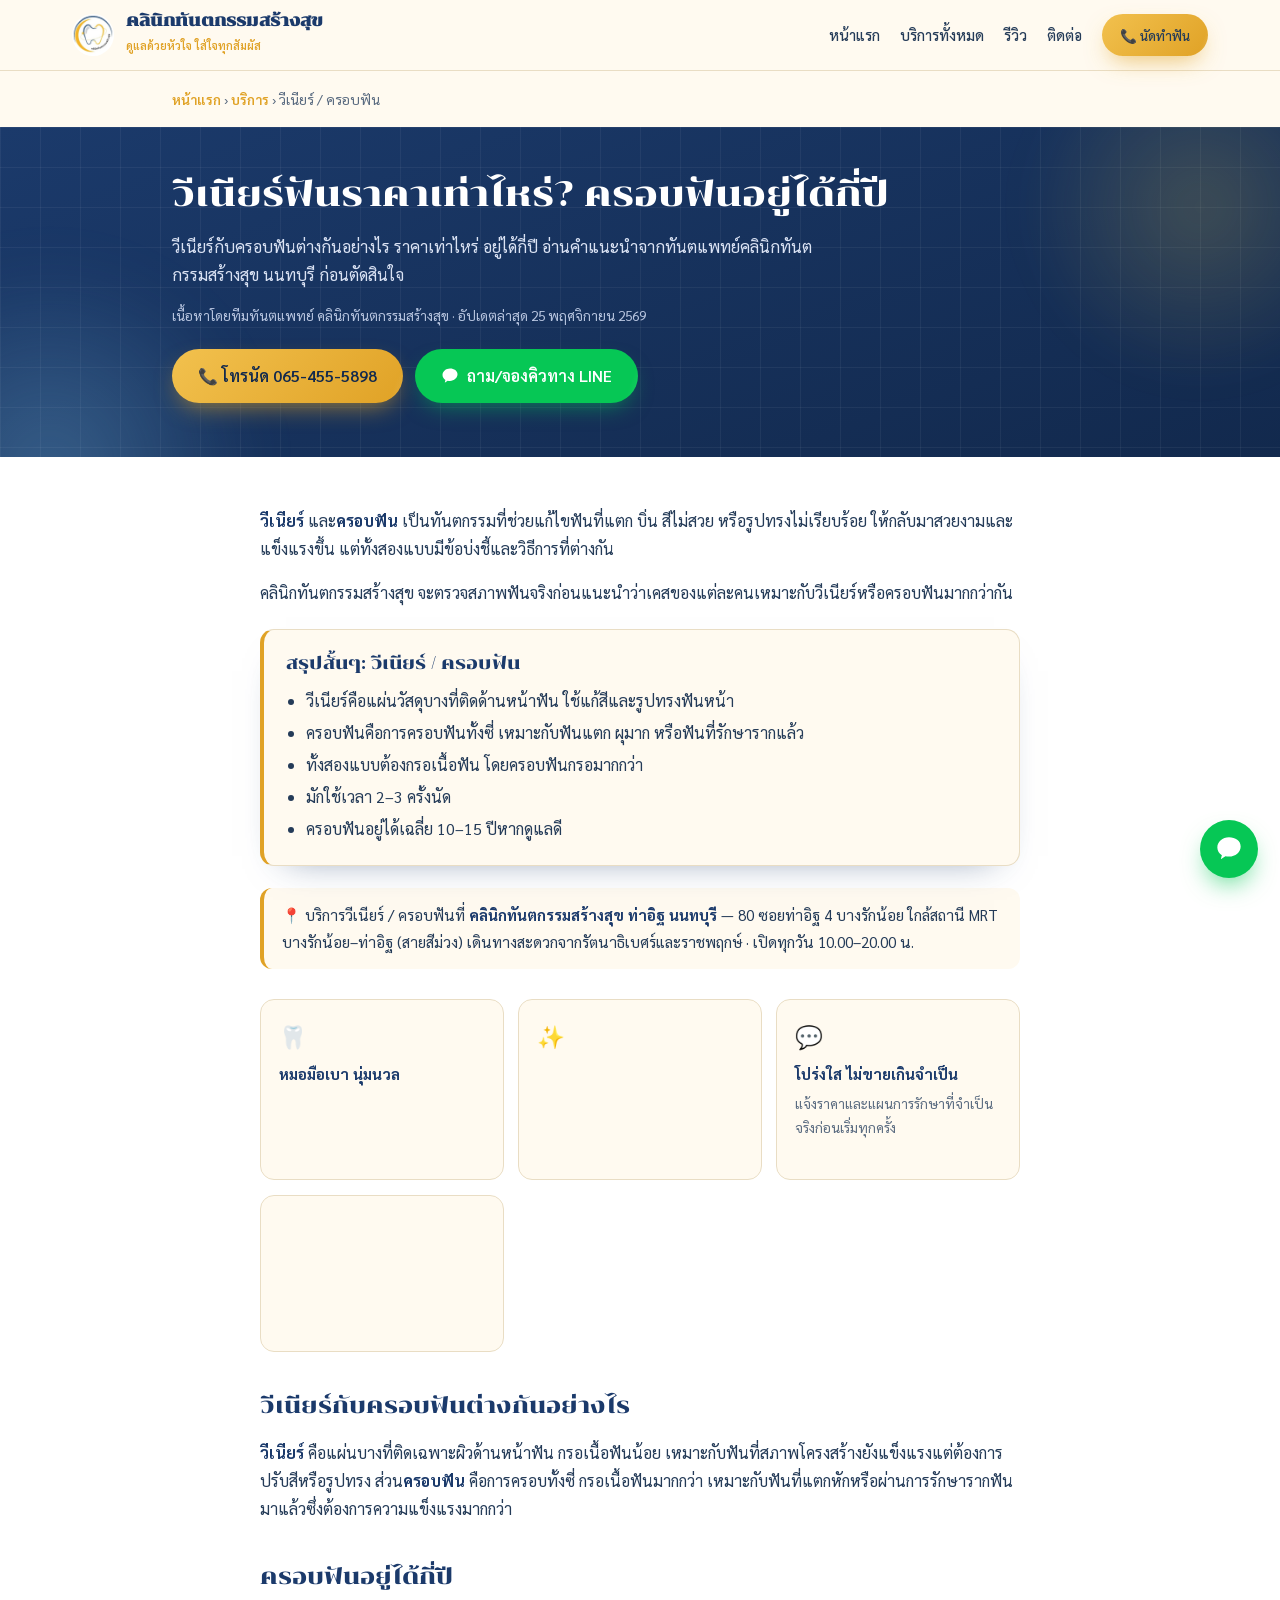
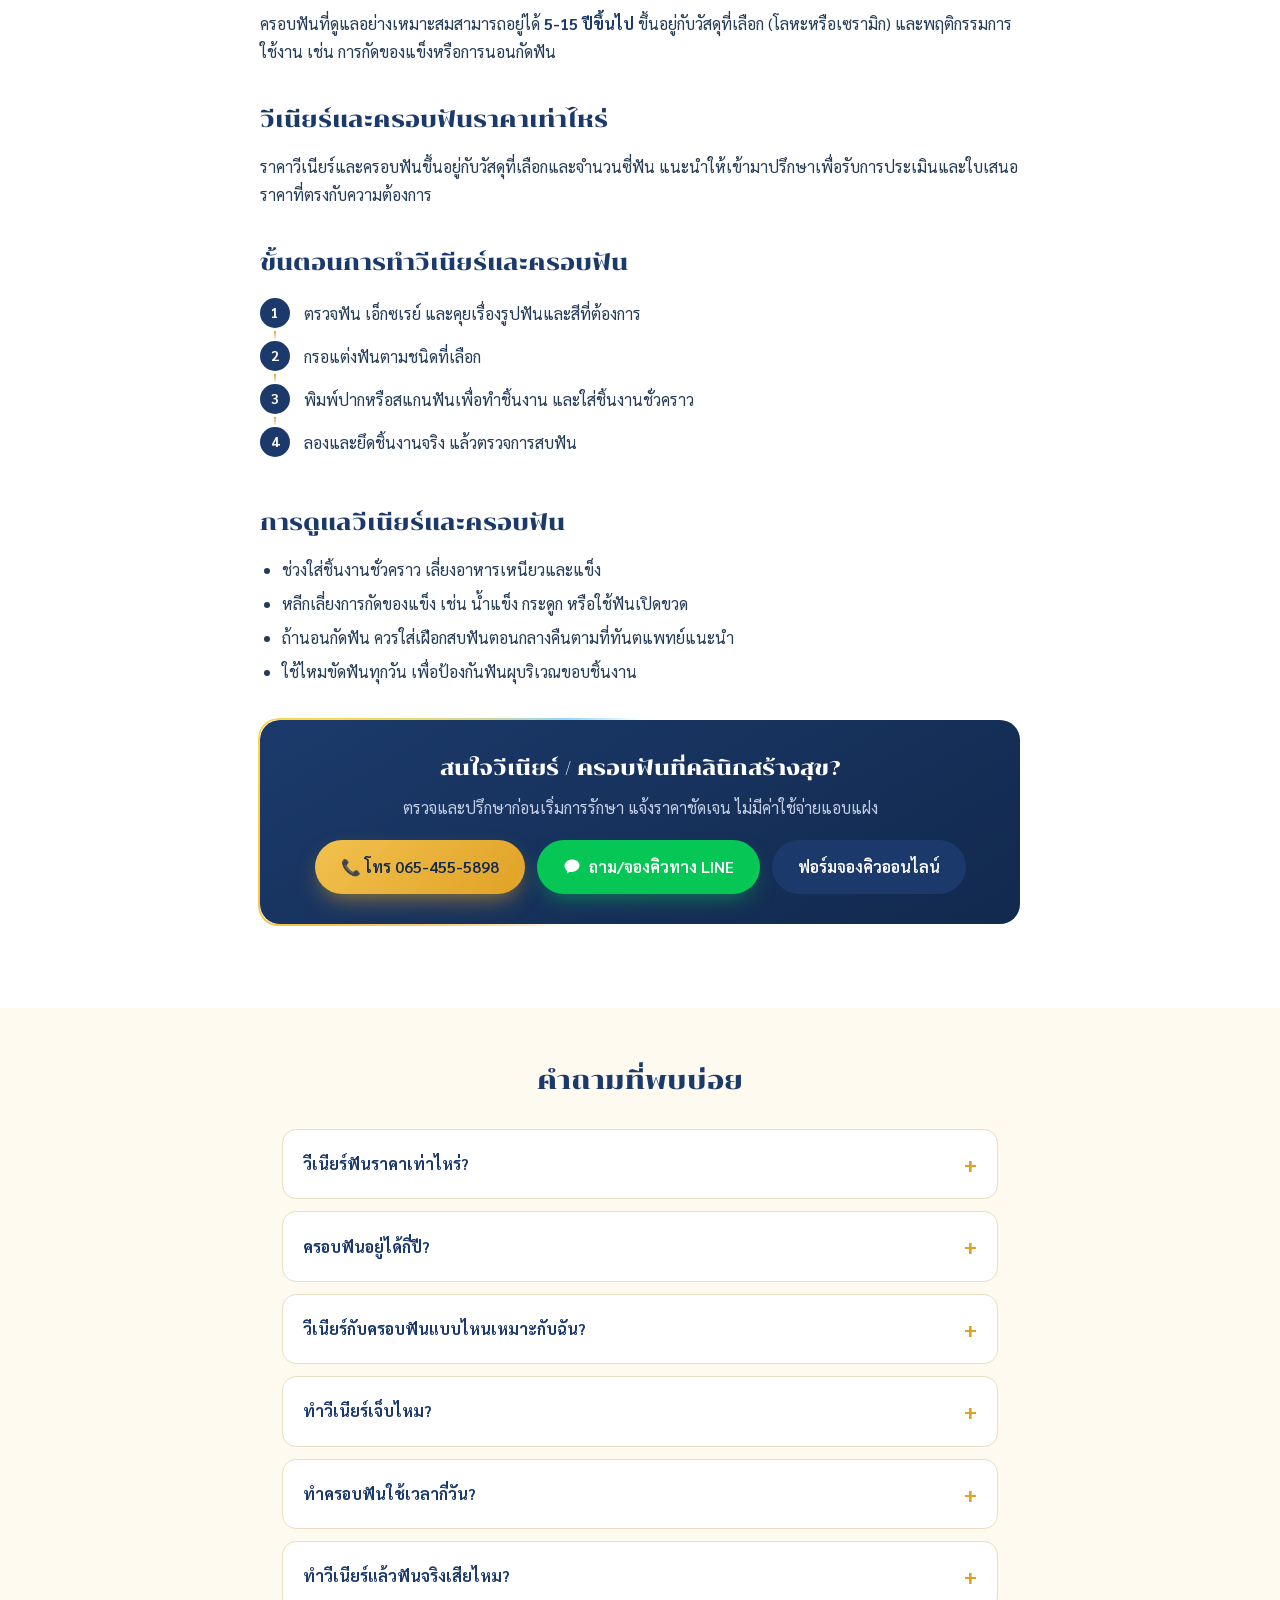
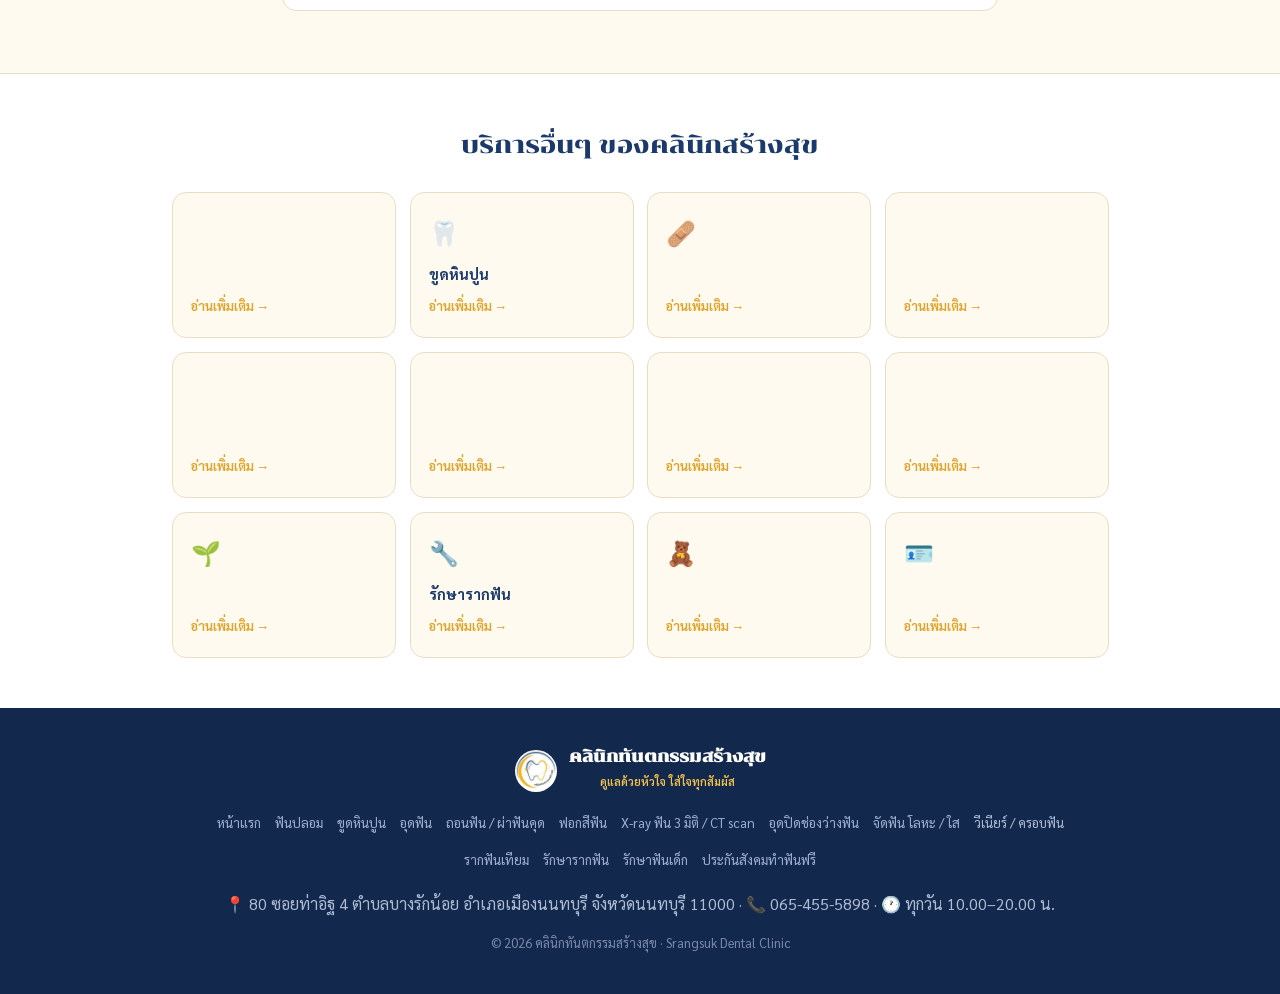
<file: services/veneer-krob-fun.html>
<!DOCTYPE html>
<html lang="th">
<head>
<meta charset="UTF-8">
<meta name="viewport" content="width=device-width, initial-scale=1.0">
<title>วีเนียร์ ครอบฟัน ท่าอิฐ นนทบุรี ราคา | คลินิกทันตกรรมสร้างสุข</title>
<meta name="description" content="วีเนียร์กับครอบฟันต่างกันอย่างไร ราคาเท่าไหร่ อยู่ได้กี่ปี อ่านคำแนะนำจากทันตแพทย์คลินิกทันตกรรมสร้างสุข นนทบุรี ก่อนตัดสินใจ">
<meta name="keywords" content="วีเนียร์ฟันราคาเท่าไหร่, ครอบฟันอยู่ได้กี่ปี">
<link rel="canonical" href="https://srangsukdental.com/services/veneer-krob-fun.html">
<meta name="robots" content="index, follow, max-image-preview:large, max-snippet:-1, max-video-preview:-1">
<link rel="alternate" hreflang="th" href="https://srangsukdental.com/services/veneer-krob-fun.html">
<link rel="alternate" hreflang="x-default" href="https://srangsukdental.com/services/veneer-krob-fun.html">
<meta name="geo.region" content="TH-12">
<meta name="geo.placename" content="ท่าอิฐ, บางรักน้อย, เมืองนนทบุรี">
<meta name="twitter:title" content="วีเนียร์ ครอบฟัน ท่าอิฐ นนทบุรี ราคา | คลินิกทันตกรรมสร้างสุข">
<meta name="twitter:description" content="วีเนียร์กับครอบฟันต่างกันอย่างไร ราคาเท่าไหร่ อยู่ได้กี่ปี อ่านคำแนะนำจากทันตแพทย์คลินิกทันตกรรมสร้างสุข นนทบุรี ก่อนตัดสินใจ">
<meta property="article:published_time" content="2025-01-01">
<meta property="article:modified_time" content="2026-11-25">
<meta property="og:type" content="article">
<meta property="og:title" content="วีเนียร์ ครอบฟัน ท่าอิฐ นนทบุรี ราคา | คลินิกทันตกรรมสร้างสุข">
<meta property="og:description" content="วีเนียร์กับครอบฟันต่างกันอย่างไร ราคาเท่าไหร่ อยู่ได้กี่ปี อ่านคำแนะนำจากทันตแพทย์คลินิกทันตกรรมสร้างสุข นนทบุรี ก่อนตัดสินใจ">
<meta property="og:url" content="https://srangsukdental.com/services/veneer-krob-fun.html">
<meta property="og:site_name" content="คลินิกทันตกรรมสร้างสุข">
<meta name="twitter:card" content="summary_large_image">
<meta property="og:image" content="https://srangsukdental.com/assets/brand/og-image.jpg">
<meta property="og:image:width" content="1200">
<meta property="og:image:height" content="630">
<meta property="og:image:alt" content="คลินิกทันตกรรมสร้างสุข ท่าอิฐ นนทบุรี">
<meta property="og:locale" content="th_TH">
<meta name="theme-color" content="#1b3a6b">
<link rel="icon" type="image/png" sizes="32x32" href="/assets/brand/favicon-32.png">
<link rel="apple-touch-icon" href="/assets/brand/icon-180.png">
<link rel="manifest" href="/site.webmanifest">
<link rel="preconnect" href="https://fonts.googleapis.com">
<link rel="preconnect" href="https://fonts.gstatic.com" crossorigin>
<link href="https://fonts.googleapis.com/css2?family=Chonburi&family=Sarabun:wght@300;400;500;600;700&display=swap" rel="stylesheet">
<style>
:root{--navy:#1b3a6b;--navy-deep:#12294d;--gold:#e0a226;--gold-soft:#f2c14e;--yellow:#ffd84d;
--cream:#fffaf0;--ink:#243b58;--muted:#5a6b80;--line:#e9ddc4;--shadow:0 18px 50px -18px rgba(27,58,107,.35);}
*{margin:0;padding:0;box-sizing:border-box}
html{scroll-behavior:smooth}
body{font-family:'Sarabun',sans-serif;color:var(--ink);background:var(--cream);line-height:1.75}
h1,h2,h3,.display{font-family:'Chonburi',serif;font-weight:400}
a{text-decoration:none;color:inherit}
.wrap{max-width:980px;margin:0 auto;padding:0 22px}
b{color:var(--navy)}
.btn{display:inline-flex;align-items:center;gap:8px;padding:13px 26px;border-radius:999px;font-weight:600;font-size:1rem;cursor:pointer;border:none}
.btn-gold{background:linear-gradient(135deg,var(--gold-soft),var(--gold));color:var(--navy-deep);box-shadow:0 10px 24px -8px rgba(224,162,38,.7)}
.btn-navy{background:var(--navy);color:#fff}
header{position:sticky;top:0;z-index:50;background:rgba(255,250,240,.95);backdrop-filter:blur(10px);border-bottom:1px solid var(--line)}
nav{display:flex;align-items:center;justify-content:space-between;padding:12px 22px;max-width:1180px;margin:0 auto;flex-wrap:wrap;gap:10px}
.brand{display:flex;align-items:center;gap:12px}
.logo-mark{width:42px;height:42px;border-radius:50%;background:#fff url(/assets/brand/icon-192.png) center/cover no-repeat;flex-shrink:0;display:block}

.brand-text b{font-family:'Chonburi',serif;font-size:1.02rem;color:var(--navy);display:block;line-height:1.1}
.brand-text span{font-size:.68rem;color:var(--gold);font-weight:600}
.menu{display:flex;gap:20px;align-items:center;flex-wrap:wrap}
.menu a{font-weight:500;font-size:.92rem;color:var(--ink)}
.menu .btn{padding:9px 18px;font-size:.86rem}
.breadcrumb{display:block;font-size:.86rem;color:var(--muted);padding:16px 22px;max-width:980px;margin:0 auto}
.breadcrumb a{color:var(--gold);font-weight:600}
.hero-page{background:linear-gradient(160deg,var(--navy),var(--navy-deep));color:#fff;padding:44px 22px 54px;position:relative;overflow:hidden}
.hero-page::before{content:"";position:absolute;top:-100px;right:-100px;width:360px;height:360px;border-radius:50%;background:radial-gradient(circle,rgba(255,216,77,.18),transparent 70%)}
.hero-page .wrap{position:relative;z-index:2}
.hero-page .ic{font-size:2.6rem;margin-bottom:10px}
.hero-page h1{font-size:clamp(1.5rem,3.6vw,2.2rem);line-height:1.35;margin-bottom:14px}
.hero-page p.lead{color:#dbe3f4;font-size:1.02rem;max-width:640px}
.hero-page .cta-row{display:flex;gap:12px;flex-wrap:wrap;margin-top:22px}
article{background:#fff;padding:50px 22px}
article .inner{max-width:760px;margin:0 auto}
article p{margin-bottom:16px;color:var(--ink)}
article h2{color:var(--navy);font-size:1.4rem;margin:34px 0 14px}
.adv-grid{display:grid;grid-template-columns:repeat(auto-fit,minmax(210px,1fr));gap:14px;margin:30px 0}
.adv{background:var(--cream);border:1px solid var(--line);border-radius:14px;padding:16px 18px}
.adv .t{font-size:1.4rem}
.adv b{display:block;color:var(--navy);font-size:.95rem;margin:6px 0 4px}
.adv p{font-size:.85rem;color:var(--muted);margin:0}
.cta-box{background:linear-gradient(150deg,var(--navy),var(--navy-deep));color:#fff;border-radius:20px;padding:30px;margin:34px 0;text-align:center}
.cta-box h3{color:#fff;font-size:1.3rem;margin-bottom:8px}
.cta-box p{color:#c3cee4;margin-bottom:18px}
.cta-box .cta-row{display:flex;gap:12px;justify-content:center;flex-wrap:wrap}
.faq{background:var(--cream);padding:50px 22px}
.faq .wrap{max-width:760px}
.faq h2{color:var(--navy);text-align:center;margin-bottom:26px;font-size:1.6rem}
details{background:#fff;border:1px solid var(--line);border-radius:14px;margin-bottom:12px;padding:16px 20px}
summary{cursor:pointer;font-weight:700;color:var(--navy);list-style:none;display:flex;justify-content:space-between;align-items:center}
summary::-webkit-details-marker{display:none}
summary::after{content:"+";font-size:1.3rem;color:var(--gold);flex-shrink:0;margin-left:12px}
details[open] summary::after{content:"−"}
details p{margin-top:12px;color:var(--muted);font-size:.95rem}
.related{background:#fff;padding:50px 22px;border-top:1px solid var(--line)}
.related h2{text-align:center;color:var(--navy);margin-bottom:26px;font-size:1.5rem}
.rel-grid{display:grid;grid-template-columns:repeat(auto-fill,minmax(200px,1fr));gap:14px;max-width:1000px;margin:0 auto}
.rel-card{background:var(--cream);border:1px solid var(--line);border-radius:14px;padding:18px;transition:.2s}
.rel-card:hover{border-color:var(--gold);transform:translateY(-3px)}
.rel-card .t{font-size:1.5rem;margin-bottom:8px}
.rel-card b{color:var(--navy);font-size:.92rem;display:block;margin-bottom:4px}
.rel-card span{color:var(--gold);font-size:.8rem;font-weight:600}
footer{background:var(--navy-deep);color:#aebbd4;padding:40px 22px;text-align:center}
footer .fsite{display:flex;flex-wrap:wrap;gap:14px;justify-content:center;max-width:900px;margin:18px auto;font-size:.82rem}
footer .fsite a{color:#9fb0d1}
footer .fsite a:hover{color:var(--yellow)}
.copy{font-size:.8rem;color:#7c8aa8;margin-top:14px}
@media(max-width:720px){.menu{display:none}}

.btn-line{background:#06c755;color:#fff;box-shadow:0 10px 22px -8px rgba(6,199,85,.55)}
.btn-line:hover{background:#05b34c}
.hero-page .ic img{width:110px;height:110px;border-radius:24px;background:#fffaf0;padding:8px;box-shadow:0 12px 30px -10px rgba(0,0,0,.4)}
.local-note{background:#fffaf0;border-left:4px solid var(--gold);border-radius:12px;padding:14px 18px;margin:22px 0;color:var(--ink);font-size:.95rem}
.fab-line{position:fixed;right:22px;bottom:22px;z-index:60;width:58px;height:58px;border-radius:50%;background:#06c755;color:#fff;display:grid;place-items:center;box-shadow:0 12px 26px -8px rgba(6,199,85,.7)}
.fab-line svg{width:28px;height:28px}
.action-bar{display:none}
@media(max-width:720px){
  .fab-line{display:none}
  .action-bar{display:grid;grid-template-columns:1fr 1.4fr 1fr;position:fixed;left:0;right:0;bottom:0;z-index:60;background:#fff;border-top:1px solid var(--line);box-shadow:0 -8px 24px -12px rgba(27,58,107,.35);padding:8px 10px calc(8px + env(safe-area-inset-bottom))}
  .action-bar a{display:flex;flex-direction:column;align-items:center;gap:2px;font-size:.78rem;font-weight:700;color:var(--navy);padding:6px 0;border-radius:12px}
  .action-bar a.ab-line{background:#06c755;color:#fff}
  body{padding-bottom:74px}
}
.tldr{background:var(--cream);border:1px solid var(--line);border-left:4px solid var(--gold);border-radius:14px;padding:18px 22px;margin:22px 0}
article .tldr h2{font-size:1.1rem;margin:0 0 8px}
.tldr ul{padding-left:20px}.tldr li{margin:4px 0}
.steps{counter-reset:s;list-style:none;padding:0;margin:10px 0 20px}
.steps li{counter-increment:s;position:relative;padding:3px 0 12px 44px}
.steps li::before{content:counter(s);position:absolute;left:0;top:1px;width:30px;height:30px;border-radius:50%;background:var(--navy);color:#fff;font-weight:700;display:flex;align-items:center;justify-content:center;font-size:.9rem}
.care{padding-left:22px;margin-bottom:16px}.care li{margin:6px 0}
.byline{margin-top:14px;font-size:.85rem;color:#b9c6e0}
</style>
<link rel="stylesheet" href="/assets/fx.css">
<script type="application/ld+json">
{
 "@context": "https://schema.org",
 "@graph": [
  {
   "@type": "Dentist",
   "@id": "https://srangsukdental.com/#clinic",
   "name": "คลินิกทันตกรรมสร้างสุข",
   "alternateName": "Srangsuk Dental Clinic",
   "url": "https://srangsukdental.com/",
   "telephone": "+66654555898",
   "address": {
    "@type": "PostalAddress",
    "streetAddress": "80 ซอยท่าอิฐ 4 ตำบลบางรักน้อย",
    "addressLocality": "อำเภอเมืองนนทบุรี",
    "addressRegion": "นนทบุรี",
    "postalCode": "11000",
    "addressCountry": "TH"
   },
   "logo": "https://srangsukdental.com/assets/brand/icon-512.png",
   "image": "https://srangsukdental.com/assets/brand/og-image.jpg",
   "sameAs": [
    "https://www.facebook.com/srangsuk.dental/",
    "https://www.instagram.com/srangsuk_dental_clinic/",
    "https://line.me/R/ti/p/@096tnjfb"
   ],
   "areaServed": [
    "ท่าอิฐ",
    "บางรักน้อย",
    "ไทรม้า",
    "บางรักพัฒนา",
    "อำเภอเมืองนนทบุรี",
    "นนทบุรี"
   ],
   "openingHours": "Mo-Su 10:00-20:00",
   "openingHoursSpecification": [
    {
     "@type": "OpeningHoursSpecification",
     "dayOfWeek": [
      "Monday",
      "Tuesday",
      "Wednesday",
      "Thursday",
      "Friday",
      "Saturday",
      "Sunday"
     ],
     "opens": "10:00",
     "closes": "20:00"
    }
   ]
  },
  {
   "@type": "WebSite",
   "@id": "https://srangsukdental.com/#website",
   "url": "https://srangsukdental.com/",
   "name": "คลินิกทันตกรรมสร้างสุข",
   "inLanguage": "th-TH",
   "publisher": {
    "@id": "https://srangsukdental.com/#clinic"
   }
  },
  {
   "@type": "MedicalWebPage",
   "@id": "https://srangsukdental.com/services/veneer-krob-fun.html#webpage",
   "url": "https://srangsukdental.com/services/veneer-krob-fun.html",
   "name": "วีเนียร์ ครอบฟัน ท่าอิฐ นนทบุรี ราคา | คลินิกทันตกรรมสร้างสุข",
   "description": "วีเนียร์กับครอบฟันต่างกันอย่างไร ราคาเท่าไหร่ อยู่ได้กี่ปี อ่านคำแนะนำจากทันตแพทย์คลินิกทันตกรรมสร้างสุข นนทบุรี ก่อนตัดสินใจ",
   "inLanguage": "th-TH",
   "isPartOf": {
    "@id": "https://srangsukdental.com/#website"
   },
   "breadcrumb": {
    "@id": "https://srangsukdental.com/services/veneer-krob-fun.html#breadcrumb"
   },
   "about": {
    "@id": "https://srangsukdental.com/services/veneer-krob-fun.html#procedure"
   },
   "audience": {
    "@type": "MedicalAudience",
    "audienceType": "Patient"
   },
   "datePublished": "2025-01-01",
   "dateModified": "2026-11-25",
   "lastReviewed": "2026-11-25",
   "reviewedBy": {
    "@id": "https://srangsukdental.com/#clinic"
   },
   "primaryImageOfPage": {
    "@type": "ImageObject",
    "url": "https://srangsukdental.com/assets/brand/og-image.jpg",
    "width": 1200,
    "height": 630
   }
  },
  {
   "@type": "Article",
   "@id": "https://srangsukdental.com/services/veneer-krob-fun.html#article",
   "headline": "วีเนียร์ฟันราคาเท่าไหร่? ครอบฟันอยู่ได้กี่ปี",
   "description": "วีเนียร์กับครอบฟันต่างกันอย่างไร ราคาเท่าไหร่ อยู่ได้กี่ปี อ่านคำแนะนำจากทันตแพทย์คลินิกทันตกรรมสร้างสุข นนทบุรี ก่อนตัดสินใจ",
   "author": {
    "@id": "https://srangsukdental.com/#clinic"
   },
   "publisher": {
    "@id": "https://srangsukdental.com/#clinic"
   },
   "mainEntityOfPage": {
    "@id": "https://srangsukdental.com/services/veneer-krob-fun.html#webpage"
   },
   "datePublished": "2025-01-01",
   "dateModified": "2026-11-25",
   "inLanguage": "th-TH",
   "image": "https://srangsukdental.com/assets/brand/og-image.jpg"
  },
  {
   "@type": "MedicalProcedure",
   "@id": "https://srangsukdental.com/services/veneer-krob-fun.html#procedure",
   "name": "วีเนียร์ / ครอบฟัน",
   "description": "วีเนียร์คือแผ่นวัสดุบางที่ติดด้านหน้าฟัน ใช้แก้สีและรูปทรงฟันหน้า",
   "howPerformed": "ตรวจฟัน เอ็กซเรย์ และคุยเรื่องรูปฟันและสีที่ต้องการ → กรอแต่งฟันตามชนิดที่เลือก → พิมพ์ปากหรือสแกนฟันเพื่อทำชิ้นงาน และใส่ชิ้นงานชั่วคราว → ลองและยึดชิ้นงานจริง แล้วตรวจการสบฟัน",
   "url": "https://srangsukdental.com/services/veneer-krob-fun.html"
  },
  {
   "@type": "Service",
   "@id": "https://srangsukdental.com/services/veneer-krob-fun.html#service",
   "name": "วีเนียร์ / ครอบฟัน",
   "serviceType": "วีเนียร์ / ครอบฟัน",
   "description": "วีเนียร์คือแผ่นวัสดุบางที่ติดด้านหน้าฟัน ใช้แก้สีและรูปทรงฟันหน้า",
   "url": "https://srangsukdental.com/services/veneer-krob-fun.html",
   "provider": {
    "@id": "https://srangsukdental.com/#clinic"
   },
   "areaServed": [
    "ท่าอิฐ",
    "บางรักน้อย",
    "ไทรม้า",
    "บางรักพัฒนา",
    "อำเภอเมืองนนทบุรี",
    "นนทบุรี"
   ],
   "availableChannel": {
    "@type": "ServiceChannel",
    "serviceUrl": "https://line.me/R/ti/p/@096tnjfb",
    "servicePhone": {
     "@type": "ContactPoint",
     "telephone": "+66654555898",
     "contactType": "นัดหมาย",
     "availableLanguage": "th"
    }
   }
  },
  {
   "@type": "BreadcrumbList",
   "@id": "https://srangsukdental.com/services/veneer-krob-fun.html#breadcrumb",
   "itemListElement": [
    {
     "@type": "ListItem",
     "position": 1,
     "name": "หน้าแรก",
     "item": "https://srangsukdental.com/"
    },
    {
     "@type": "ListItem",
     "position": 2,
     "name": "บริการ",
     "item": "https://srangsukdental.com/#services"
    },
    {
     "@type": "ListItem",
     "position": 3,
     "name": "วีเนียร์ / ครอบฟัน",
     "item": "https://srangsukdental.com/services/veneer-krob-fun.html"
    }
   ]
  },
  {
   "@type": "FAQPage",
   "@id": "https://srangsukdental.com/services/veneer-krob-fun.html#faq",
   "mainEntity": [
    {
     "@type": "Question",
     "name": "วีเนียร์ฟันราคาเท่าไหร่?",
     "acceptedAnswer": {
      "@type": "Answer",
      "text": "ราคาขึ้นอยู่กับวัสดุและจำนวนซี่ฟันที่ทำ แนะนำให้เข้ามาตรวจประเมินเพื่อรับใบเสนอราคาที่ชัดเจน"
     }
    },
    {
     "@type": "Question",
     "name": "ครอบฟันอยู่ได้กี่ปี?",
     "acceptedAnswer": {
      "@type": "Answer",
      "text": "โดยเฉลี่ย 5-15 ปีขึ้นไป ขึ้นอยู่กับวัสดุที่เลือกและการดูแลรักษา"
     }
    },
    {
     "@type": "Question",
     "name": "วีเนียร์กับครอบฟันแบบไหนเหมาะกับฉัน?",
     "acceptedAnswer": {
      "@type": "Answer",
      "text": "ขึ้นอยู่กับสภาพฟัน หากฟันยังแข็งแรงแค่ต้องการปรับสีหรือรูปทรงเล็กน้อย วีเนียร์เหมาะกว่า แต่หากฟันแตกหักหรือผ่านการรักษารากฟันมาแล้ว ครอบฟันจะให้ความแข็งแรงมากกว่า"
     }
    },
    {
     "@type": "Question",
     "name": "ทำวีเนียร์เจ็บไหม?",
     "acceptedAnswer": {
      "@type": "Answer",
      "text": "การทำวีเนียร์กรอเนื้อฟันเพียงเล็กน้อย หากจำเป็นทันตแพทย์จะฉีดยาชาให้ ส่วนใหญ่รู้สึกเพียงเสียวฟันเล็กน้อยระหว่างทำ"
     }
    },
    {
     "@type": "Question",
     "name": "ทำครอบฟันใช้เวลากี่วัน?",
     "acceptedAnswer": {
      "@type": "Answer",
      "text": "โดยทั่วไปมา 2 ครั้ง ห่างกันประมาณ 1–2 สัปดาห์เพื่อรอชิ้นงานจากห้องแล็บ ระหว่างนั้นจะใส่ครอบฟันชั่วคราวไว้"
     }
    },
    {
     "@type": "Question",
     "name": "ทำวีเนียร์แล้วฟันจริงเสียไหม?",
     "acceptedAnswer": {
      "@type": "Answer",
      "text": "ต้องกรอผิวเคลือบฟันบางส่วน จึงเป็นการรักษาที่ย้อนกลับไม่ได้ ทันตแพทย์จะประเมินว่าจำเป็นหรือมีทางเลือกที่กรอฟันน้อยกว่า เช่น ฟอกสีฟันหรืออุดแต่งฟัน"
     }
    }
   ]
  }
 ]
}
</script>
</head>
<body>

<header>
  <nav>
    <a class="brand" href="../index.html">
      <span class="logo-mark"></span>
      <span class="brand-text"><b>คลินิกทันตกรรมสร้างสุข</b><span>ดูแลด้วยหัวใจ ใส่ใจทุกสัมผัส</span></span>
    </a>
    <div class="menu">
      <a href="../index.html">หน้าแรก</a>
      <a href="../index.html#services">บริการทั้งหมด</a>
      <a href="../index.html#reviews">รีวิว</a>
      <a href="../index.html#contact">ติดต่อ</a>
      <a class="btn btn-gold" href="tel:0654555898">📞 นัดทำฟัน</a>
    </div>
  </nav>
</header>

<nav class="breadcrumb" aria-label="breadcrumb">
  <a href="../index.html">หน้าแรก</a> › <a href="../index.html#services">บริการ</a> › วีเนียร์ / ครอบฟัน
</nav>

<section class="hero-page">
  <div class="wrap">
    <h1>วีเนียร์ฟันราคาเท่าไหร่? ครอบฟันอยู่ได้กี่ปี</h1>
    <p class="lead">วีเนียร์กับครอบฟันต่างกันอย่างไร ราคาเท่าไหร่ อยู่ได้กี่ปี อ่านคำแนะนำจากทันตแพทย์คลินิกทันตกรรมสร้างสุข นนทบุรี ก่อนตัดสินใจ</p>
    <p class="byline">เนื้อหาโดยทีมทันตแพทย์ คลินิกทันตกรรมสร้างสุข · อัปเดตล่าสุด 25 พฤศจิกายน 2569</p>
    <div class="cta-row">
      <a class="btn btn-gold" href="tel:0654555898">📞 โทรนัด 065-455-5898</a>
      <a class="btn btn-line" href="https://line.me/R/oaMessage/@096tnjfb/?%E0%B8%AA%E0%B8%A7%E0%B8%B1%E0%B8%AA%E0%B8%94%E0%B8%B5%E0%B8%84%E0%B8%A3%E0%B8%B1%E0%B8%9A/%E0%B8%84%E0%B9%88%E0%B8%B0%20%E0%B8%AA%E0%B8%99%E0%B9%83%E0%B8%88%E0%B8%A7%E0%B8%B5%E0%B9%80%E0%B8%99%E0%B8%B5%E0%B8%A2%E0%B8%A3%E0%B9%8C%20/%20%E0%B8%84%E0%B8%A3%E0%B8%AD%E0%B8%9A%E0%B8%9F%E0%B8%B1%E0%B8%99%20%E0%B8%AD%E0%B8%A2%E0%B8%B2%E0%B8%81%E0%B8%AA%E0%B8%AD%E0%B8%9A%E0%B8%96%E0%B8%B2%E0%B8%A1/%E0%B8%88%E0%B8%AD%E0%B8%87%E0%B8%84%E0%B8%B4%E0%B8%A7%20%28%E0%B8%AA%E0%B9%88%E0%B8%87%E0%B8%88%E0%B8%B2%E0%B8%81%E0%B8%AB%E0%B8%99%E0%B9%89%E0%B8%B2%E0%B9%80%E0%B8%A7%E0%B9%87%E0%B8%9A%20%E0%B8%A7%E0%B8%B5%E0%B9%80%E0%B8%99%E0%B8%B5%E0%B8%A2%E0%B8%A3%E0%B9%8C%20/%20%E0%B8%84%E0%B8%A3%E0%B8%AD%E0%B8%9A%E0%B8%9F%E0%B8%B1%E0%B8%99%29" target="_blank" rel="noopener"><svg viewBox="0 0 24 24" width="18" height="18" fill="currentColor" aria-hidden="true"><path d="M12 2C6.48 2 2 5.94 2 10.7c0 2.72 1.51 5.14 3.87 6.7-.13.86-.62 2.4-.71 2.77-.11.47.17.46.36.34.15-.1 2.4-1.63 3.37-2.29.98.2 2.01.31 3.11.31 5.52 0 10-3.94 10-8.7S17.52 2 12 2z"/></svg> ถาม/จองคิวทาง LINE</a>
    </div>
  </div>
</section>

<article>
  <div class="inner">
    <p><b>วีเนียร์</b> และ<b>ครอบฟัน</b> เป็นทันตกรรมที่ช่วยแก้ไขฟันที่แตก บิ่น สีไม่สวย หรือรูปทรงไม่เรียบร้อย ให้กลับมาสวยงามและแข็งแรงขึ้น แต่ทั้งสองแบบมีข้อบ่งชี้และวิธีการที่ต่างกัน</p>
<p>คลินิกทันตกรรมสร้างสุข จะตรวจสภาพฟันจริงก่อนแนะนำว่าเคสของแต่ละคนเหมาะกับวีเนียร์หรือครอบฟันมากกว่ากัน</p>
    <div class="tldr"><h2>สรุปสั้นๆ: วีเนียร์ / ครอบฟัน</h2><ul><li>วีเนียร์คือแผ่นวัสดุบางที่ติดด้านหน้าฟัน ใช้แก้สีและรูปทรงฟันหน้า</li><li>ครอบฟันคือการครอบฟันทั้งซี่ เหมาะกับฟันแตก ผุมาก หรือฟันที่รักษารากแล้ว</li><li>ทั้งสองแบบต้องกรอเนื้อฟัน โดยครอบฟันกรอมากกว่า</li><li>มักใช้เวลา 2–3 ครั้งนัด</li><li>ครอบฟันอยู่ได้เฉลี่ย 10–15 ปีหากดูแลดี</li></ul></div>
    <p class="local-note">📍 บริการวีเนียร์ / ครอบฟันที่ <b>คลินิกทันตกรรมสร้างสุข ท่าอิฐ นนทบุรี</b> — 80 ซอยท่าอิฐ 4 บางรักน้อย ใกล้สถานี MRT บางรักน้อย–ท่าอิฐ (สายสีม่วง) เดินทางสะดวกจากรัตนาธิเบศร์และราชพฤกษ์ · เปิดทุกวัน 10.00–20.00 น.</p>
    <div class="adv-grid">
      <div class="adv"><div class="t">🦷</div><b>หมอมือเบา นุ่มนวล</b><p>ทันตแพทย์ทุกท่านเน้นเทคนิคนุ่มนวล ลดความรู้สึกเจ็บระหว่างการรักษา</p></div>
<div class="adv"><div class="t">✨</div><b>สะอาด ปลอดเชื้อ</b><p>เครื่องมือและอุปกรณ์ผ่านการฆ่าเชื้อตามมาตรฐานทุกขั้นตอน</p></div>
<div class="adv"><div class="t">💬</div><b>โปร่งใส ไม่ขายเกินจำเป็น</b><p>แจ้งราคาและแผนการรักษาที่จำเป็นจริงก่อนเริ่มทุกครั้ง</p></div>
<div class="adv"><div class="t">🤝</div><b>รับสิทธิประกันสังคม</b><p>ขูดหินปูน อุดฟัน ถอนฟัน วงเงิน 900 บาท/ปี ไม่ต้องสำรองจ่าย</p></div>
    </div>
    <h2>วีเนียร์กับครอบฟันต่างกันอย่างไร</h2>
<p><b>วีเนียร์</b> คือแผ่นบางที่ติดเฉพาะผิวด้านหน้าฟัน กรอเนื้อฟันน้อย เหมาะกับฟันที่สภาพโครงสร้างยังแข็งแรงแต่ต้องการปรับสีหรือรูปทรง ส่วน<b>ครอบฟัน</b> คือการครอบทั้งซี่ กรอเนื้อฟันมากกว่า เหมาะกับฟันที่แตกหักหรือผ่านการรักษารากฟันมาแล้วซึ่งต้องการความแข็งแรงมากกว่า</p>
<h2>ครอบฟันอยู่ได้กี่ปี</h2>
<p>ครอบฟันที่ดูแลอย่างเหมาะสมสามารถอยู่ได้ <b>5-15 ปีขึ้นไป</b> ขึ้นอยู่กับวัสดุที่เลือก (โลหะหรือเซรามิก) และพฤติกรรมการใช้งาน เช่น การกัดของแข็งหรือการนอนกัดฟัน</p>
<h2>วีเนียร์และครอบฟันราคาเท่าไหร่</h2>
<p>ราคาวีเนียร์และครอบฟันขึ้นอยู่กับวัสดุที่เลือกและจำนวนซี่ฟัน แนะนำให้เข้ามาปรึกษาเพื่อรับการประเมินและใบเสนอราคาที่ตรงกับความต้องการ</p>
    <h2>ขั้นตอนการทำวีเนียร์และครอบฟัน</h2>
<ol class="steps"><li>ตรวจฟัน เอ็กซเรย์ และคุยเรื่องรูปฟันและสีที่ต้องการ</li><li>กรอแต่งฟันตามชนิดที่เลือก</li><li>พิมพ์ปากหรือสแกนฟันเพื่อทำชิ้นงาน และใส่ชิ้นงานชั่วคราว</li><li>ลองและยึดชิ้นงานจริง แล้วตรวจการสบฟัน</li></ol>
<h2>การดูแลวีเนียร์และครอบฟัน</h2>
<ul class="care"><li>ช่วงใส่ชิ้นงานชั่วคราว เลี่ยงอาหารเหนียวและแข็ง</li><li>หลีกเลี่ยงการกัดของแข็ง เช่น น้ำแข็ง กระดูก หรือใช้ฟันเปิดขวด</li><li>ถ้านอนกัดฟัน ควรใส่เฝือกสบฟันตอนกลางคืนตามที่ทันตแพทย์แนะนำ</li><li>ใช้ไหมขัดฟันทุกวัน เพื่อป้องกันฟันผุบริเวณขอบชิ้นงาน</li></ul>
    <div class="cta-box">
      <h3>สนใจวีเนียร์ / ครอบฟันที่คลินิกสร้างสุข?</h3>
      <p>ตรวจและปรึกษาก่อนเริ่มการรักษา แจ้งราคาชัดเจน ไม่มีค่าใช้จ่ายแอบแฝง</p>
      <div class="cta-row">
        <a class="btn btn-gold" href="tel:0654555898">📞 โทร 065-455-5898</a>
        <a class="btn btn-line" href="https://line.me/R/oaMessage/@096tnjfb/?%E0%B8%AA%E0%B8%A7%E0%B8%B1%E0%B8%AA%E0%B8%94%E0%B8%B5%E0%B8%84%E0%B8%A3%E0%B8%B1%E0%B8%9A/%E0%B8%84%E0%B9%88%E0%B8%B0%20%E0%B8%AA%E0%B8%99%E0%B9%83%E0%B8%88%E0%B8%A7%E0%B8%B5%E0%B9%80%E0%B8%99%E0%B8%B5%E0%B8%A2%E0%B8%A3%E0%B9%8C%20/%20%E0%B8%84%E0%B8%A3%E0%B8%AD%E0%B8%9A%E0%B8%9F%E0%B8%B1%E0%B8%99%20%E0%B8%AD%E0%B8%A2%E0%B8%B2%E0%B8%81%E0%B8%AA%E0%B8%AD%E0%B8%9A%E0%B8%96%E0%B8%B2%E0%B8%A1/%E0%B8%88%E0%B8%AD%E0%B8%87%E0%B8%84%E0%B8%B4%E0%B8%A7%20%28%E0%B8%AA%E0%B9%88%E0%B8%87%E0%B8%88%E0%B8%B2%E0%B8%81%E0%B8%AB%E0%B8%99%E0%B9%89%E0%B8%B2%E0%B9%80%E0%B8%A7%E0%B9%87%E0%B8%9A%20%E0%B8%A7%E0%B8%B5%E0%B9%80%E0%B8%99%E0%B8%B5%E0%B8%A2%E0%B8%A3%E0%B9%8C%20/%20%E0%B8%84%E0%B8%A3%E0%B8%AD%E0%B8%9A%E0%B8%9F%E0%B8%B1%E0%B8%99%29" target="_blank" rel="noopener"><svg viewBox="0 0 24 24" width="18" height="18" fill="currentColor" aria-hidden="true"><path d="M12 2C6.48 2 2 5.94 2 10.7c0 2.72 1.51 5.14 3.87 6.7-.13.86-.62 2.4-.71 2.77-.11.47.17.46.36.34.15-.1 2.4-1.63 3.37-2.29.98.2 2.01.31 3.11.31 5.52 0 10-3.94 10-8.7S17.52 2 12 2z"/></svg> ถาม/จองคิวทาง LINE</a>
        <a class="btn btn-navy" href="../index.html#booking">ฟอร์มจองคิวออนไลน์</a>
      </div>
    </div>
  </div>
</article>

<section class="faq">
  <div class="wrap">
    <h2>คำถามที่พบบ่อย</h2>
    <details><summary>วีเนียร์ฟันราคาเท่าไหร่?</summary><p>ราคาขึ้นอยู่กับวัสดุและจำนวนซี่ฟันที่ทำ แนะนำให้เข้ามาตรวจประเมินเพื่อรับใบเสนอราคาที่ชัดเจน</p></details>
<details><summary>ครอบฟันอยู่ได้กี่ปี?</summary><p>โดยเฉลี่ย 5-15 ปีขึ้นไป ขึ้นอยู่กับวัสดุที่เลือกและการดูแลรักษา</p></details>
<details><summary>วีเนียร์กับครอบฟันแบบไหนเหมาะกับฉัน?</summary><p>ขึ้นอยู่กับสภาพฟัน หากฟันยังแข็งแรงแค่ต้องการปรับสีหรือรูปทรงเล็กน้อย วีเนียร์เหมาะกว่า แต่หากฟันแตกหักหรือผ่านการรักษารากฟันมาแล้ว ครอบฟันจะให้ความแข็งแรงมากกว่า</p></details>
<details><summary>ทำวีเนียร์เจ็บไหม?</summary><p>การทำวีเนียร์กรอเนื้อฟันเพียงเล็กน้อย หากจำเป็นทันตแพทย์จะฉีดยาชาให้ ส่วนใหญ่รู้สึกเพียงเสียวฟันเล็กน้อยระหว่างทำ</p></details>
<details><summary>ทำครอบฟันใช้เวลากี่วัน?</summary><p>โดยทั่วไปมา 2 ครั้ง ห่างกันประมาณ 1–2 สัปดาห์เพื่อรอชิ้นงานจากห้องแล็บ ระหว่างนั้นจะใส่ครอบฟันชั่วคราวไว้</p></details>
<details><summary>ทำวีเนียร์แล้วฟันจริงเสียไหม?</summary><p>ต้องกรอผิวเคลือบฟันบางส่วน จึงเป็นการรักษาที่ย้อนกลับไม่ได้ ทันตแพทย์จะประเมินว่าจำเป็นหรือมีทางเลือกที่กรอฟันน้อยกว่า เช่น ฟอกสีฟันหรืออุดแต่งฟัน</p></details>
  </div>
</section>


<section class="related">
  <div class="wrap">
    <h2>บริการอื่นๆ ของคลินิกสร้างสุข</h2>
    <div class="rel-grid">
      <a class="rel-card" href="fun-plom.html"><div class="t">🦷</div><b>ฟันปลอม</b><span>อ่านเพิ่มเติม →</span></a>
<a class="rel-card" href="khud-hin-pun.html"><div class="t">🦷</div><b>ขูดหินปูน</b><span>อ่านเพิ่มเติม →</span></a>
<a class="rel-card" href="ud-fun.html"><div class="t">🩹</div><b>อุดฟัน</b><span>อ่านเพิ่มเติม →</span></a>
<a class="rel-card" href="thon-fun-pha-fun-khud.html"><div class="t">🦿</div><b>ถอนฟัน / ผ่าฟันคุด</b><span>อ่านเพิ่มเติม →</span></a>
<a class="rel-card" href="fok-si-fun.html"><div class="t">✨</div><b>ฟอกสีฟัน</b><span>อ่านเพิ่มเติม →</span></a>
<a class="rel-card" href="xray-3d-ct-scan.html"><div class="t">📷</div><b>X-ray ฟัน 3 มิติ / CT scan</b><span>อ่านเพิ่มเติม →</span></a>
<a class="rel-card" href="ud-pid-chong-wang-fun.html"><div class="t">🪥</div><b>อุดปิดช่องว่างฟัน</b><span>อ่านเพิ่มเติม →</span></a>
<a class="rel-card" href="jad-fun.html"><div class="t">😁</div><b>จัดฟัน โลหะ / ใส</b><span>อ่านเพิ่มเติม →</span></a>
<a class="rel-card" href="rak-fun-tiam.html"><div class="t">🌱</div><b>รากฟันเทียม</b><span>อ่านเพิ่มเติม →</span></a>
<a class="rel-card" href="raksa-rak-fun.html"><div class="t">🔧</div><b>รักษารากฟัน</b><span>อ่านเพิ่มเติม →</span></a>
<a class="rel-card" href="raksa-fun-dek.html"><div class="t">🧸</div><b>รักษาฟันเด็ก</b><span>อ่านเพิ่มเติม →</span></a>
<a class="rel-card" href="prakan-sangkhom-tham-fun-free.html"><div class="t">🪪</div><b>ประกันสังคมทำฟันฟรี</b><span>อ่านเพิ่มเติม →</span></a>
    </div>
  </div>
</section>

<footer>
  <div class="wrap">
    <div class="brand" style="justify-content:center;margin-bottom:10px">
      <span class="logo-mark"></span>
      <span class="brand-text"><b style="color:#fff">คลินิกทันตกรรมสร้างสุข</b><span style="color:var(--gold-soft)">ดูแลด้วยหัวใจ ใส่ใจทุกสัมผัส</span></span>
    </div>
    <div class="fsite">
      <a href="../index.html">หน้าแรก</a><a href="fun-plom.html">ฟันปลอม</a><a href="khud-hin-pun.html">ขูดหินปูน</a><a href="ud-fun.html">อุดฟัน</a><a href="thon-fun-pha-fun-khud.html">ถอนฟัน / ผ่าฟันคุด</a><a href="fok-si-fun.html">ฟอกสีฟัน</a><a href="xray-3d-ct-scan.html">X-ray ฟัน 3 มิติ / CT scan</a><a href="ud-pid-chong-wang-fun.html">อุดปิดช่องว่างฟัน</a><a href="jad-fun.html">จัดฟัน โลหะ / ใส</a><span>วีเนียร์ / ครอบฟัน</span><a href="rak-fun-tiam.html">รากฟันเทียม</a><a href="raksa-rak-fun.html">รักษารากฟัน</a><a href="raksa-fun-dek.html">รักษาฟันเด็ก</a><a href="prakan-sangkhom-tham-fun-free.html">ประกันสังคมทำฟันฟรี</a>
    </div>
    <p>📍 80 ซอยท่าอิฐ 4 ตำบลบางรักน้อย อำเภอเมืองนนทบุรี จังหวัดนนทบุรี 11000 · 📞 065-455-5898 · 🕐 ทุกวัน 10.00–20.00 น.</p>
    <p class="copy">© 2026 คลินิกทันตกรรมสร้างสุข · Srangsuk Dental Clinic</p>
  </div>
</footer>

<a class="fab-line" href="https://line.me/R/ti/p/@096tnjfb" target="_blank" rel="noopener" aria-label="แชท LINE"><svg viewBox="0 0 24 24" width="18" height="18" fill="currentColor" aria-hidden="true"><path d="M12 2C6.48 2 2 5.94 2 10.7c0 2.72 1.51 5.14 3.87 6.7-.13.86-.62 2.4-.71 2.77-.11.47.17.46.36.34.15-.1 2.4-1.63 3.37-2.29.98.2 2.01.31 3.11.31 5.52 0 10-3.94 10-8.7S17.52 2 12 2z"/></svg></a>
<nav class="action-bar" aria-label="ติดต่อด่วน">
  <a href="tel:0654555898">📞<span>โทร</span></a>
  <a class="ab-line" href="https://line.me/R/oaMessage/@096tnjfb/?%E0%B8%AA%E0%B8%A7%E0%B8%B1%E0%B8%AA%E0%B8%94%E0%B8%B5%E0%B8%84%E0%B8%A3%E0%B8%B1%E0%B8%9A/%E0%B8%84%E0%B9%88%E0%B8%B0%20%E0%B8%AA%E0%B8%99%E0%B9%83%E0%B8%88%E0%B8%A7%E0%B8%B5%E0%B9%80%E0%B8%99%E0%B8%B5%E0%B8%A2%E0%B8%A3%E0%B9%8C%20/%20%E0%B8%84%E0%B8%A3%E0%B8%AD%E0%B8%9A%E0%B8%9F%E0%B8%B1%E0%B8%99%20%E0%B8%AD%E0%B8%A2%E0%B8%B2%E0%B8%81%E0%B8%AA%E0%B8%AD%E0%B8%9A%E0%B8%96%E0%B8%B2%E0%B8%A1/%E0%B8%88%E0%B8%AD%E0%B8%87%E0%B8%84%E0%B8%B4%E0%B8%A7%20%28%E0%B8%AA%E0%B9%88%E0%B8%87%E0%B8%88%E0%B8%B2%E0%B8%81%E0%B8%AB%E0%B8%99%E0%B9%89%E0%B8%B2%E0%B9%80%E0%B8%A7%E0%B9%87%E0%B8%9A%20%E0%B8%A7%E0%B8%B5%E0%B9%80%E0%B8%99%E0%B8%B5%E0%B8%A2%E0%B8%A3%E0%B9%8C%20/%20%E0%B8%84%E0%B8%A3%E0%B8%AD%E0%B8%9A%E0%B8%9F%E0%B8%B1%E0%B8%99%29" target="_blank" rel="noopener">💬<span>จองคิวทาง LINE</span></a>
  <a href="../index.html#services">🦷<span>บริการอื่น</span></a>
</nav>
<script src="/assets/fx.js" defer></script>
</body>
</html>
</file>
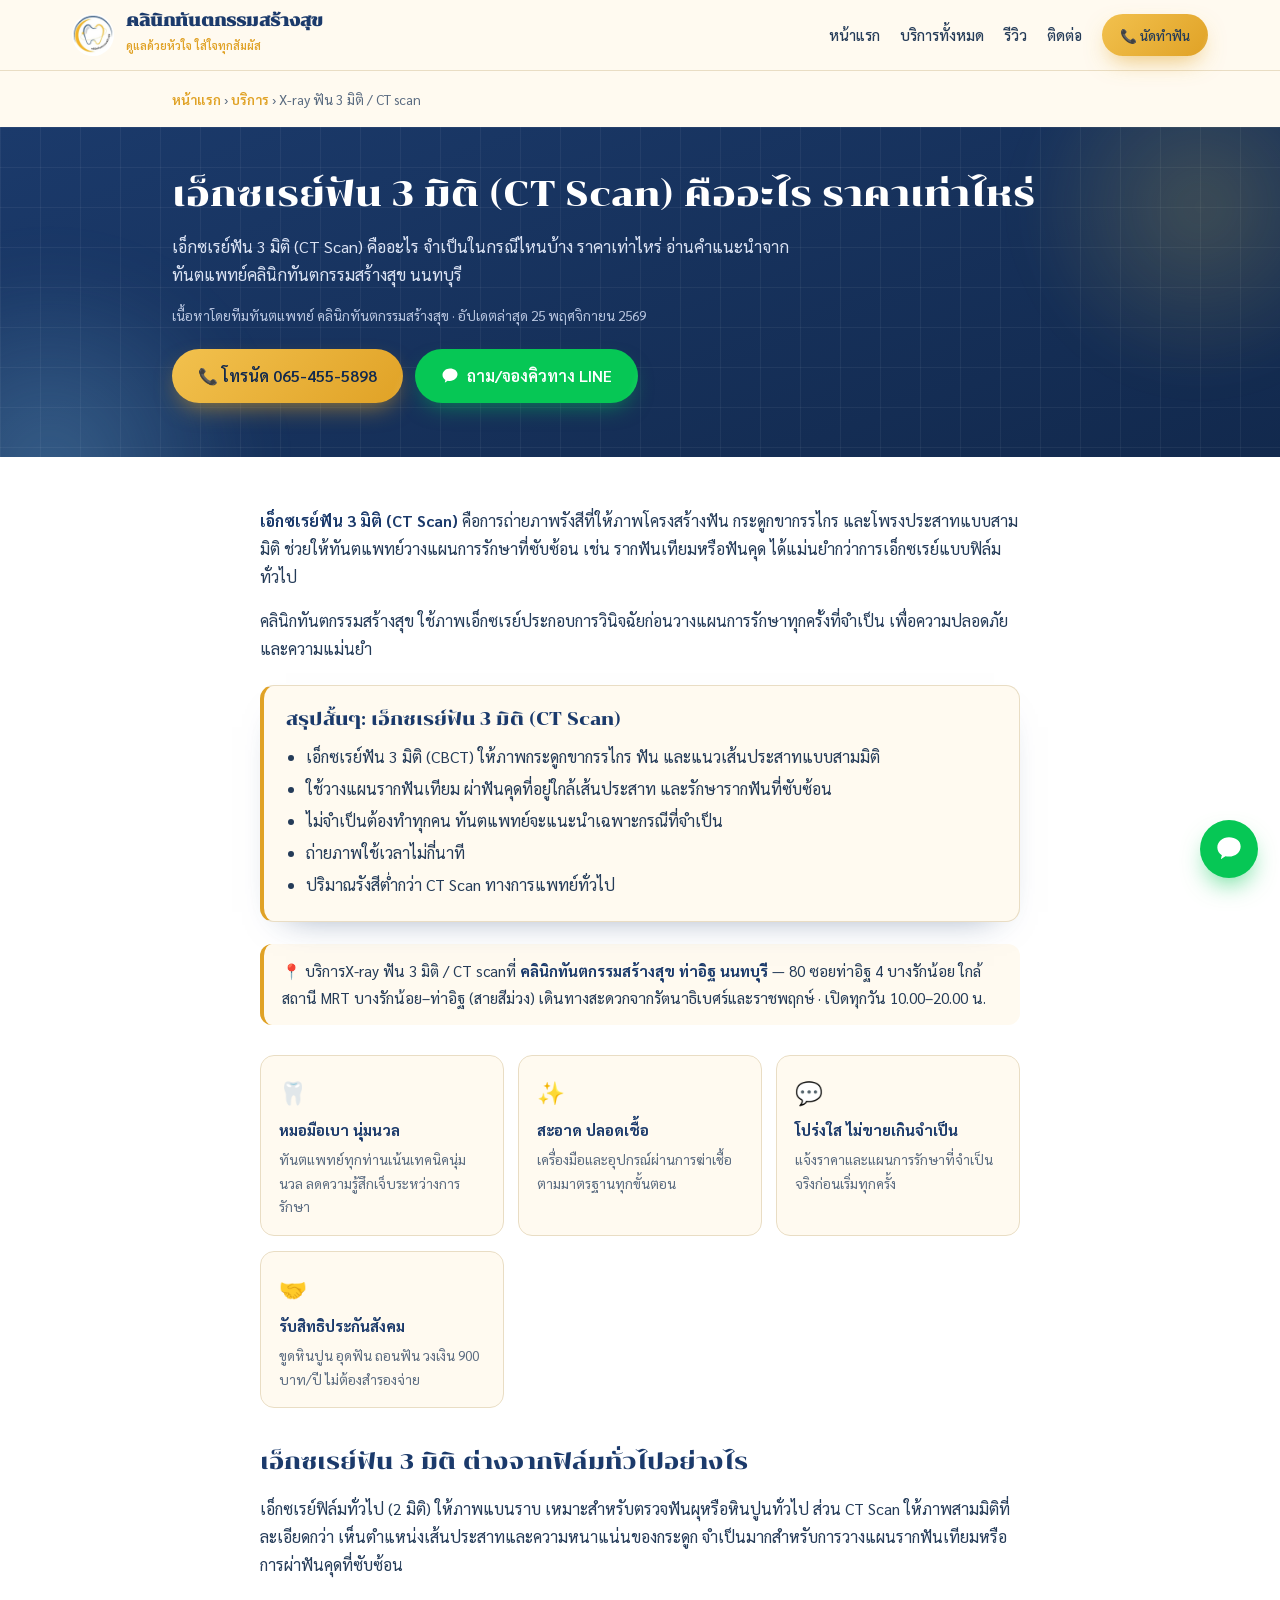
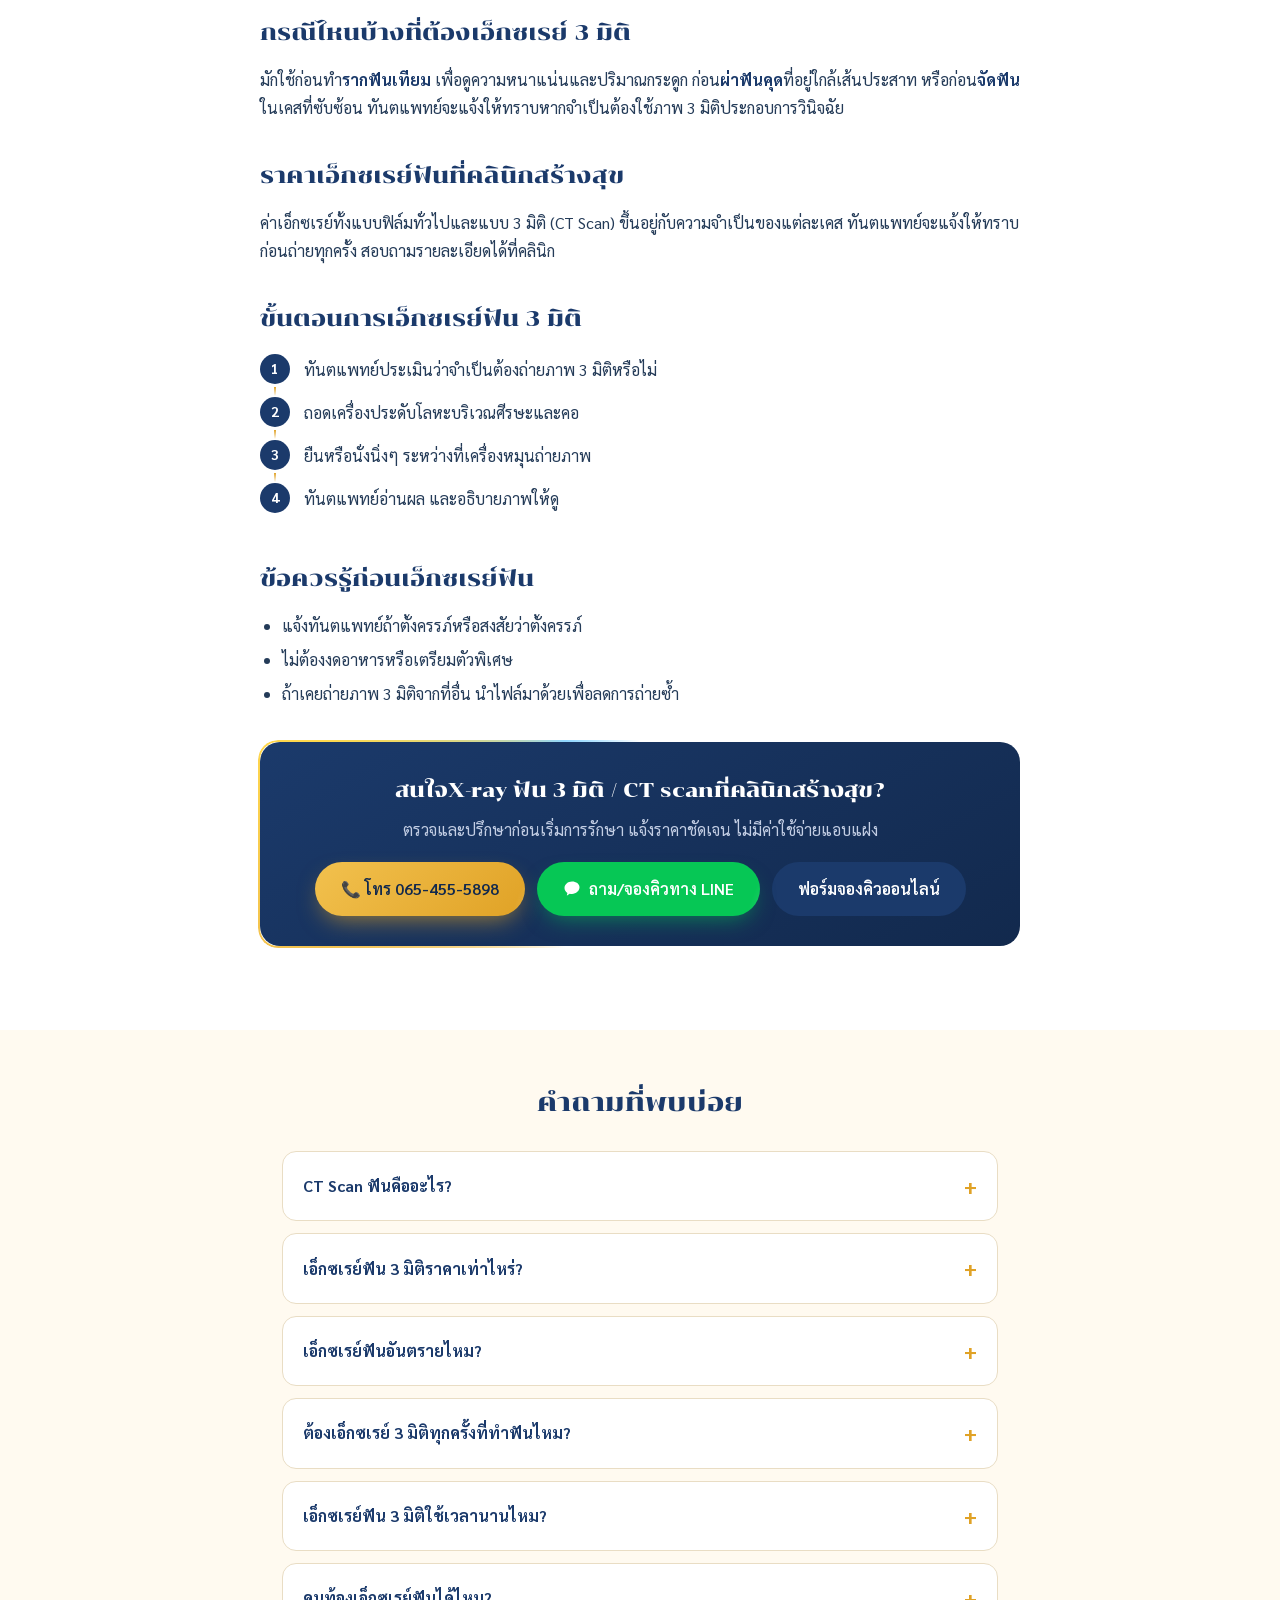
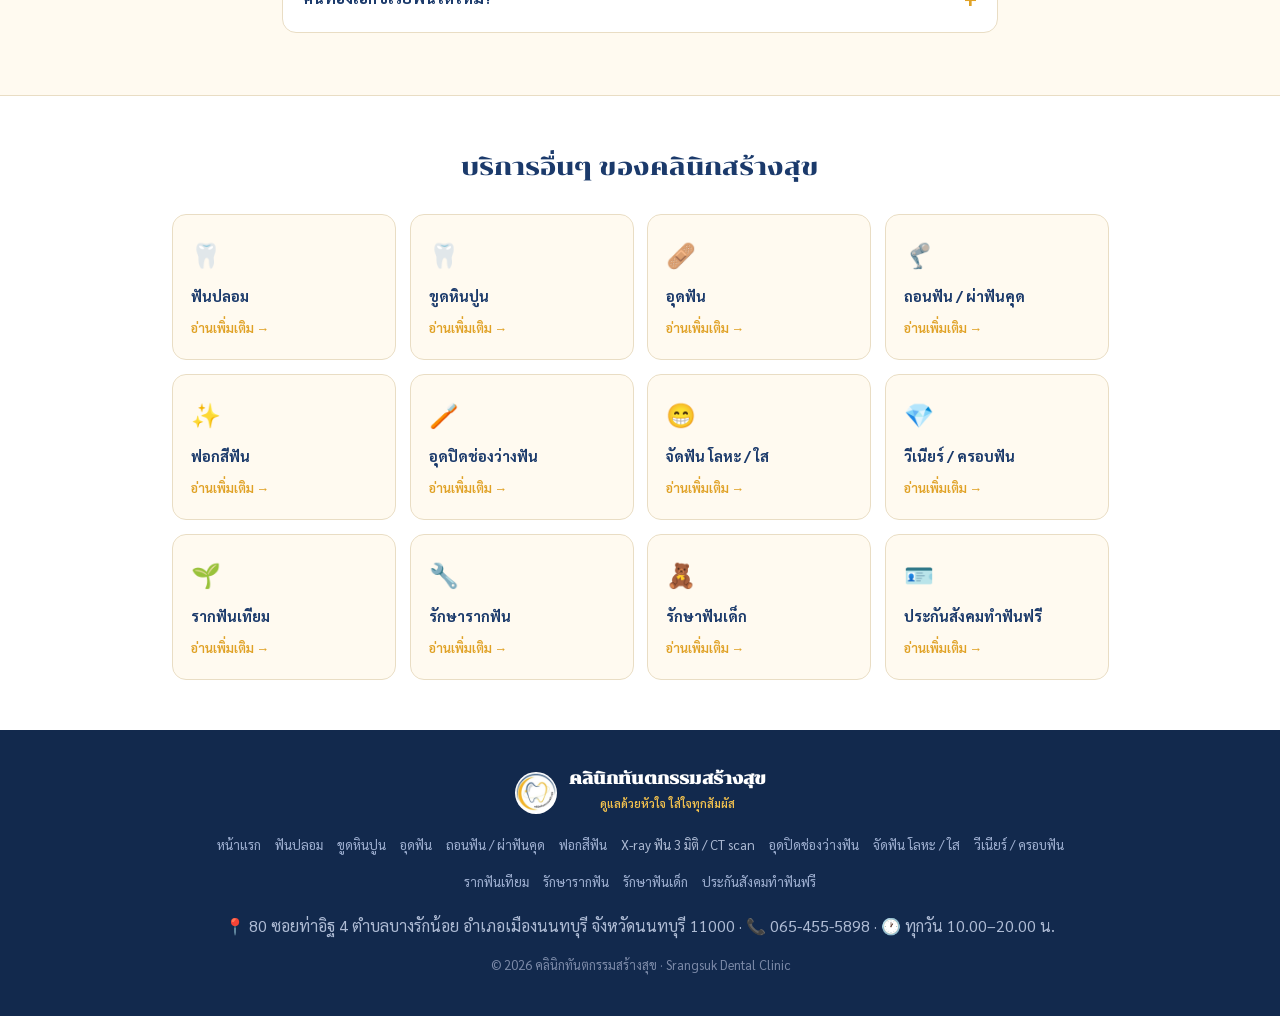
<file: services/xray-3d-ct-scan.html>
<!DOCTYPE html>
<html lang="th">
<head>
<meta charset="UTF-8">
<meta name="viewport" content="width=device-width, initial-scale=1.0">
<title>เอ็กซเรย์ฟัน 3 มิติ CT Scan ท่าอิฐ นนทบุรี | คลินิกทันตกรรมสร้างสุข</title>
<meta name="description" content="เอ็กซเรย์ฟัน 3 มิติ (CT Scan) คืออะไร จำเป็นในกรณีไหนบ้าง ราคาเท่าไหร่ อ่านคำแนะนำจากทันตแพทย์คลินิกทันตกรรมสร้างสุข นนทบุรี">
<meta name="keywords" content="เอ็กซเรย์ฟัน 3 มิติราคา, CT scan ฟันคืออะไร">
<link rel="canonical" href="https://srangsukdental.com/services/xray-3d-ct-scan.html">
<meta name="robots" content="index, follow, max-image-preview:large, max-snippet:-1, max-video-preview:-1">
<link rel="alternate" hreflang="th" href="https://srangsukdental.com/services/xray-3d-ct-scan.html">
<link rel="alternate" hreflang="x-default" href="https://srangsukdental.com/services/xray-3d-ct-scan.html">
<meta name="geo.region" content="TH-12">
<meta name="geo.placename" content="ท่าอิฐ, บางรักน้อย, เมืองนนทบุรี">
<meta name="twitter:title" content="เอ็กซเรย์ฟัน 3 มิติ CT Scan ท่าอิฐ นนทบุรี | คลินิกทันตกรรมสร้างสุข">
<meta name="twitter:description" content="เอ็กซเรย์ฟัน 3 มิติ (CT Scan) คืออะไร จำเป็นในกรณีไหนบ้าง ราคาเท่าไหร่ อ่านคำแนะนำจากทันตแพทย์คลินิกทันตกรรมสร้างสุข นนทบุรี">
<meta property="article:published_time" content="2025-01-01">
<meta property="article:modified_time" content="2026-11-25">
<meta property="og:type" content="article">
<meta property="og:title" content="เอ็กซเรย์ฟัน 3 มิติ CT Scan ท่าอิฐ นนทบุรี | คลินิกทันตกรรมสร้างสุข">
<meta property="og:description" content="เอ็กซเรย์ฟัน 3 มิติ (CT Scan) คืออะไร จำเป็นในกรณีไหนบ้าง ราคาเท่าไหร่ อ่านคำแนะนำจากทันตแพทย์คลินิกทันตกรรมสร้างสุข นนทบุรี">
<meta property="og:url" content="https://srangsukdental.com/services/xray-3d-ct-scan.html">
<meta property="og:site_name" content="คลินิกทันตกรรมสร้างสุข">
<meta name="twitter:card" content="summary_large_image">
<meta property="og:image" content="https://srangsukdental.com/assets/brand/og-image.jpg">
<meta property="og:image:width" content="1200">
<meta property="og:image:height" content="630">
<meta property="og:image:alt" content="คลินิกทันตกรรมสร้างสุข ท่าอิฐ นนทบุรี">
<meta property="og:locale" content="th_TH">
<meta name="theme-color" content="#1b3a6b">
<link rel="icon" type="image/png" sizes="32x32" href="/assets/brand/favicon-32.png">
<link rel="apple-touch-icon" href="/assets/brand/icon-180.png">
<link rel="manifest" href="/site.webmanifest">
<link rel="preconnect" href="https://fonts.googleapis.com">
<link rel="preconnect" href="https://fonts.gstatic.com" crossorigin>
<link href="https://fonts.googleapis.com/css2?family=Chonburi&family=Sarabun:wght@300;400;500;600;700&display=swap" rel="stylesheet">
<style>
:root{--navy:#1b3a6b;--navy-deep:#12294d;--gold:#e0a226;--gold-soft:#f2c14e;--yellow:#ffd84d;
--cream:#fffaf0;--ink:#243b58;--muted:#5a6b80;--line:#e9ddc4;--shadow:0 18px 50px -18px rgba(27,58,107,.35);}
*{margin:0;padding:0;box-sizing:border-box}
html{scroll-behavior:smooth}
body{font-family:'Sarabun',sans-serif;color:var(--ink);background:var(--cream);line-height:1.75}
h1,h2,h3,.display{font-family:'Chonburi',serif;font-weight:400}
a{text-decoration:none;color:inherit}
.wrap{max-width:980px;margin:0 auto;padding:0 22px}
b{color:var(--navy)}
.btn{display:inline-flex;align-items:center;gap:8px;padding:13px 26px;border-radius:999px;font-weight:600;font-size:1rem;cursor:pointer;border:none}
.btn-gold{background:linear-gradient(135deg,var(--gold-soft),var(--gold));color:var(--navy-deep);box-shadow:0 10px 24px -8px rgba(224,162,38,.7)}
.btn-navy{background:var(--navy);color:#fff}
header{position:sticky;top:0;z-index:50;background:rgba(255,250,240,.95);backdrop-filter:blur(10px);border-bottom:1px solid var(--line)}
nav{display:flex;align-items:center;justify-content:space-between;padding:12px 22px;max-width:1180px;margin:0 auto;flex-wrap:wrap;gap:10px}
.brand{display:flex;align-items:center;gap:12px}
.logo-mark{width:42px;height:42px;border-radius:50%;background:#fff url(/assets/brand/icon-192.png) center/cover no-repeat;flex-shrink:0;display:block}

.brand-text b{font-family:'Chonburi',serif;font-size:1.02rem;color:var(--navy);display:block;line-height:1.1}
.brand-text span{font-size:.68rem;color:var(--gold);font-weight:600}
.menu{display:flex;gap:20px;align-items:center;flex-wrap:wrap}
.menu a{font-weight:500;font-size:.92rem;color:var(--ink)}
.menu .btn{padding:9px 18px;font-size:.86rem}
.breadcrumb{display:block;font-size:.86rem;color:var(--muted);padding:16px 22px;max-width:980px;margin:0 auto}
.breadcrumb a{color:var(--gold);font-weight:600}
.hero-page{background:linear-gradient(160deg,var(--navy),var(--navy-deep));color:#fff;padding:44px 22px 54px;position:relative;overflow:hidden}
.hero-page::before{content:"";position:absolute;top:-100px;right:-100px;width:360px;height:360px;border-radius:50%;background:radial-gradient(circle,rgba(255,216,77,.18),transparent 70%)}
.hero-page .wrap{position:relative;z-index:2}
.hero-page .ic{font-size:2.6rem;margin-bottom:10px}
.hero-page h1{font-size:clamp(1.5rem,3.6vw,2.2rem);line-height:1.35;margin-bottom:14px}
.hero-page p.lead{color:#dbe3f4;font-size:1.02rem;max-width:640px}
.hero-page .cta-row{display:flex;gap:12px;flex-wrap:wrap;margin-top:22px}
article{background:#fff;padding:50px 22px}
article .inner{max-width:760px;margin:0 auto}
article p{margin-bottom:16px;color:var(--ink)}
article h2{color:var(--navy);font-size:1.4rem;margin:34px 0 14px}
.adv-grid{display:grid;grid-template-columns:repeat(auto-fit,minmax(210px,1fr));gap:14px;margin:30px 0}
.adv{background:var(--cream);border:1px solid var(--line);border-radius:14px;padding:16px 18px}
.adv .t{font-size:1.4rem}
.adv b{display:block;color:var(--navy);font-size:.95rem;margin:6px 0 4px}
.adv p{font-size:.85rem;color:var(--muted);margin:0}
.cta-box{background:linear-gradient(150deg,var(--navy),var(--navy-deep));color:#fff;border-radius:20px;padding:30px;margin:34px 0;text-align:center}
.cta-box h3{color:#fff;font-size:1.3rem;margin-bottom:8px}
.cta-box p{color:#c3cee4;margin-bottom:18px}
.cta-box .cta-row{display:flex;gap:12px;justify-content:center;flex-wrap:wrap}
.faq{background:var(--cream);padding:50px 22px}
.faq .wrap{max-width:760px}
.faq h2{color:var(--navy);text-align:center;margin-bottom:26px;font-size:1.6rem}
details{background:#fff;border:1px solid var(--line);border-radius:14px;margin-bottom:12px;padding:16px 20px}
summary{cursor:pointer;font-weight:700;color:var(--navy);list-style:none;display:flex;justify-content:space-between;align-items:center}
summary::-webkit-details-marker{display:none}
summary::after{content:"+";font-size:1.3rem;color:var(--gold);flex-shrink:0;margin-left:12px}
details[open] summary::after{content:"−"}
details p{margin-top:12px;color:var(--muted);font-size:.95rem}
.related{background:#fff;padding:50px 22px;border-top:1px solid var(--line)}
.related h2{text-align:center;color:var(--navy);margin-bottom:26px;font-size:1.5rem}
.rel-grid{display:grid;grid-template-columns:repeat(auto-fill,minmax(200px,1fr));gap:14px;max-width:1000px;margin:0 auto}
.rel-card{background:var(--cream);border:1px solid var(--line);border-radius:14px;padding:18px;transition:.2s}
.rel-card:hover{border-color:var(--gold);transform:translateY(-3px)}
.rel-card .t{font-size:1.5rem;margin-bottom:8px}
.rel-card b{color:var(--navy);font-size:.92rem;display:block;margin-bottom:4px}
.rel-card span{color:var(--gold);font-size:.8rem;font-weight:600}
footer{background:var(--navy-deep);color:#aebbd4;padding:40px 22px;text-align:center}
footer .fsite{display:flex;flex-wrap:wrap;gap:14px;justify-content:center;max-width:900px;margin:18px auto;font-size:.82rem}
footer .fsite a{color:#9fb0d1}
footer .fsite a:hover{color:var(--yellow)}
.copy{font-size:.8rem;color:#7c8aa8;margin-top:14px}
@media(max-width:720px){.menu{display:none}}

.btn-line{background:#06c755;color:#fff;box-shadow:0 10px 22px -8px rgba(6,199,85,.55)}
.btn-line:hover{background:#05b34c}
.hero-page .ic img{width:110px;height:110px;border-radius:24px;background:#fffaf0;padding:8px;box-shadow:0 12px 30px -10px rgba(0,0,0,.4)}
.local-note{background:#fffaf0;border-left:4px solid var(--gold);border-radius:12px;padding:14px 18px;margin:22px 0;color:var(--ink);font-size:.95rem}
.fab-line{position:fixed;right:22px;bottom:22px;z-index:60;width:58px;height:58px;border-radius:50%;background:#06c755;color:#fff;display:grid;place-items:center;box-shadow:0 12px 26px -8px rgba(6,199,85,.7)}
.fab-line svg{width:28px;height:28px}
.action-bar{display:none}
@media(max-width:720px){
  .fab-line{display:none}
  .action-bar{display:grid;grid-template-columns:1fr 1.4fr 1fr;position:fixed;left:0;right:0;bottom:0;z-index:60;background:#fff;border-top:1px solid var(--line);box-shadow:0 -8px 24px -12px rgba(27,58,107,.35);padding:8px 10px calc(8px + env(safe-area-inset-bottom))}
  .action-bar a{display:flex;flex-direction:column;align-items:center;gap:2px;font-size:.78rem;font-weight:700;color:var(--navy);padding:6px 0;border-radius:12px}
  .action-bar a.ab-line{background:#06c755;color:#fff}
  body{padding-bottom:74px}
}
.tldr{background:var(--cream);border:1px solid var(--line);border-left:4px solid var(--gold);border-radius:14px;padding:18px 22px;margin:22px 0}
article .tldr h2{font-size:1.1rem;margin:0 0 8px}
.tldr ul{padding-left:20px}.tldr li{margin:4px 0}
.steps{counter-reset:s;list-style:none;padding:0;margin:10px 0 20px}
.steps li{counter-increment:s;position:relative;padding:3px 0 12px 44px}
.steps li::before{content:counter(s);position:absolute;left:0;top:1px;width:30px;height:30px;border-radius:50%;background:var(--navy);color:#fff;font-weight:700;display:flex;align-items:center;justify-content:center;font-size:.9rem}
.care{padding-left:22px;margin-bottom:16px}.care li{margin:6px 0}
.byline{margin-top:14px;font-size:.85rem;color:#b9c6e0}
</style>
<link rel="stylesheet" href="/assets/fx.css">
<script type="application/ld+json">
{
 "@context": "https://schema.org",
 "@graph": [
  {
   "@type": "Dentist",
   "@id": "https://srangsukdental.com/#clinic",
   "name": "คลินิกทันตกรรมสร้างสุข",
   "alternateName": "Srangsuk Dental Clinic",
   "url": "https://srangsukdental.com/",
   "telephone": "+66654555898",
   "address": {
    "@type": "PostalAddress",
    "streetAddress": "80 ซอยท่าอิฐ 4 ตำบลบางรักน้อย",
    "addressLocality": "อำเภอเมืองนนทบุรี",
    "addressRegion": "นนทบุรี",
    "postalCode": "11000",
    "addressCountry": "TH"
   },
   "logo": "https://srangsukdental.com/assets/brand/icon-512.png",
   "image": "https://srangsukdental.com/assets/brand/og-image.jpg",
   "sameAs": [
    "https://www.facebook.com/srangsuk.dental/",
    "https://www.instagram.com/srangsuk_dental_clinic/",
    "https://line.me/R/ti/p/@096tnjfb"
   ],
   "areaServed": [
    "ท่าอิฐ",
    "บางรักน้อย",
    "ไทรม้า",
    "บางรักพัฒนา",
    "อำเภอเมืองนนทบุรี",
    "นนทบุรี"
   ],
   "openingHours": "Mo-Su 10:00-20:00",
   "openingHoursSpecification": [
    {
     "@type": "OpeningHoursSpecification",
     "dayOfWeek": [
      "Monday",
      "Tuesday",
      "Wednesday",
      "Thursday",
      "Friday",
      "Saturday",
      "Sunday"
     ],
     "opens": "10:00",
     "closes": "20:00"
    }
   ]
  },
  {
   "@type": "WebSite",
   "@id": "https://srangsukdental.com/#website",
   "url": "https://srangsukdental.com/",
   "name": "คลินิกทันตกรรมสร้างสุข",
   "inLanguage": "th-TH",
   "publisher": {
    "@id": "https://srangsukdental.com/#clinic"
   }
  },
  {
   "@type": "MedicalWebPage",
   "@id": "https://srangsukdental.com/services/xray-3d-ct-scan.html#webpage",
   "url": "https://srangsukdental.com/services/xray-3d-ct-scan.html",
   "name": "เอ็กซเรย์ฟัน 3 มิติ CT Scan ท่าอิฐ นนทบุรี | คลินิกทันตกรรมสร้างสุข",
   "description": "เอ็กซเรย์ฟัน 3 มิติ (CT Scan) คืออะไร จำเป็นในกรณีไหนบ้าง ราคาเท่าไหร่ อ่านคำแนะนำจากทันตแพทย์คลินิกทันตกรรมสร้างสุข นนทบุรี",
   "inLanguage": "th-TH",
   "isPartOf": {
    "@id": "https://srangsukdental.com/#website"
   },
   "breadcrumb": {
    "@id": "https://srangsukdental.com/services/xray-3d-ct-scan.html#breadcrumb"
   },
   "about": {
    "@id": "https://srangsukdental.com/services/xray-3d-ct-scan.html#procedure"
   },
   "audience": {
    "@type": "MedicalAudience",
    "audienceType": "Patient"
   },
   "datePublished": "2025-01-01",
   "dateModified": "2026-11-25",
   "lastReviewed": "2026-11-25",
   "reviewedBy": {
    "@id": "https://srangsukdental.com/#clinic"
   },
   "primaryImageOfPage": {
    "@type": "ImageObject",
    "url": "https://srangsukdental.com/assets/brand/og-image.jpg",
    "width": 1200,
    "height": 630
   }
  },
  {
   "@type": "Article",
   "@id": "https://srangsukdental.com/services/xray-3d-ct-scan.html#article",
   "headline": "เอ็กซเรย์ฟัน 3 มิติ (CT Scan) คืออะไร ราคาเท่าไหร่",
   "description": "เอ็กซเรย์ฟัน 3 มิติ (CT Scan) คืออะไร จำเป็นในกรณีไหนบ้าง ราคาเท่าไหร่ อ่านคำแนะนำจากทันตแพทย์คลินิกทันตกรรมสร้างสุข นนทบุรี",
   "author": {
    "@id": "https://srangsukdental.com/#clinic"
   },
   "publisher": {
    "@id": "https://srangsukdental.com/#clinic"
   },
   "mainEntityOfPage": {
    "@id": "https://srangsukdental.com/services/xray-3d-ct-scan.html#webpage"
   },
   "datePublished": "2025-01-01",
   "dateModified": "2026-11-25",
   "inLanguage": "th-TH",
   "image": "https://srangsukdental.com/assets/brand/og-image.jpg"
  },
  {
   "@type": "ImagingTest",
   "@id": "https://srangsukdental.com/services/xray-3d-ct-scan.html#procedure",
   "name": "เอ็กซเรย์ฟัน 3 มิติ (CT Scan)",
   "description": "เอ็กซเรย์ฟัน 3 มิติ (CBCT) ให้ภาพกระดูกขากรรไกร ฟัน และแนวเส้นประสาทแบบสามมิติ",
   "howPerformed": "ทันตแพทย์ประเมินว่าจำเป็นต้องถ่ายภาพ 3 มิติหรือไม่ → ถอดเครื่องประดับโลหะบริเวณศีรษะและคอ → ยืนหรือนั่งนิ่งๆ ระหว่างที่เครื่องหมุนถ่ายภาพ → ทันตแพทย์อ่านผล และอธิบายภาพให้ดู",
   "url": "https://srangsukdental.com/services/xray-3d-ct-scan.html"
  },
  {
   "@type": "Service",
   "@id": "https://srangsukdental.com/services/xray-3d-ct-scan.html#service",
   "name": "เอ็กซเรย์ฟัน 3 มิติ (CT Scan)",
   "serviceType": "เอ็กซเรย์ฟัน 3 มิติ (CT Scan)",
   "description": "เอ็กซเรย์ฟัน 3 มิติ (CBCT) ให้ภาพกระดูกขากรรไกร ฟัน และแนวเส้นประสาทแบบสามมิติ",
   "url": "https://srangsukdental.com/services/xray-3d-ct-scan.html",
   "provider": {
    "@id": "https://srangsukdental.com/#clinic"
   },
   "areaServed": [
    "ท่าอิฐ",
    "บางรักน้อย",
    "ไทรม้า",
    "บางรักพัฒนา",
    "อำเภอเมืองนนทบุรี",
    "นนทบุรี"
   ],
   "availableChannel": {
    "@type": "ServiceChannel",
    "serviceUrl": "https://line.me/R/ti/p/@096tnjfb",
    "servicePhone": {
     "@type": "ContactPoint",
     "telephone": "+66654555898",
     "contactType": "นัดหมาย",
     "availableLanguage": "th"
    }
   }
  },
  {
   "@type": "BreadcrumbList",
   "@id": "https://srangsukdental.com/services/xray-3d-ct-scan.html#breadcrumb",
   "itemListElement": [
    {
     "@type": "ListItem",
     "position": 1,
     "name": "หน้าแรก",
     "item": "https://srangsukdental.com/"
    },
    {
     "@type": "ListItem",
     "position": 2,
     "name": "บริการ",
     "item": "https://srangsukdental.com/#services"
    },
    {
     "@type": "ListItem",
     "position": 3,
     "name": "เอ็กซเรย์ฟัน 3 มิติ (CT Scan)",
     "item": "https://srangsukdental.com/services/xray-3d-ct-scan.html"
    }
   ]
  },
  {
   "@type": "FAQPage",
   "@id": "https://srangsukdental.com/services/xray-3d-ct-scan.html#faq",
   "mainEntity": [
    {
     "@type": "Question",
     "name": "CT Scan ฟันคืออะไร?",
     "acceptedAnswer": {
      "@type": "Answer",
      "text": "คือการเอ็กซเรย์ที่ให้ภาพโครงสร้างฟันและกระดูกขากรรไกรแบบสามมิติ ช่วยวางแผนการรักษาที่ซับซ้อน เช่น รากฟันเทียมหรือฟันคุด ได้แม่นยำขึ้น"
     }
    },
    {
     "@type": "Question",
     "name": "เอ็กซเรย์ฟัน 3 มิติราคาเท่าไหร่?",
     "acceptedAnswer": {
      "@type": "Answer",
      "text": "ราคาขึ้นอยู่กับความจำเป็นของการรักษาแต่ละเคส สอบถามรายละเอียดเพิ่มเติมได้ที่คลินิก ทันตแพทย์จะตรวจและแจ้งราคาให้ทราบก่อนเริ่มรักษาทุกครั้ง สอบถามเบื้องต้นได้ทาง LINE @096tnjfb หรือโทร 065-455-5898"
     }
    },
    {
     "@type": "Question",
     "name": "เอ็กซเรย์ฟันอันตรายไหม?",
     "acceptedAnswer": {
      "@type": "Answer",
      "text": "ปริมาณรังสีที่ใช้ในการเอ็กซเรย์ทางทันตกรรมอยู่ในระดับต่ำและปลอดภัยตามมาตรฐานสากล"
     }
    },
    {
     "@type": "Question",
     "name": "ต้องเอ็กซเรย์ 3 มิติทุกครั้งที่ทำฟันไหม?",
     "acceptedAnswer": {
      "@type": "Answer",
      "text": "ไม่จำเป็นทุกครั้ง ทันตแพทย์จะพิจารณาตามความจำเป็นของแต่ละเคส เช่น ก่อนฝังรากฟันเทียมหรือผ่าฟันคุดที่ซับซ้อน"
     }
    },
    {
     "@type": "Question",
     "name": "เอ็กซเรย์ฟัน 3 มิติใช้เวลานานไหม?",
     "acceptedAnswer": {
      "@type": "Answer",
      "text": "การถ่ายภาพใช้เวลาไม่กี่นาที รวมการเตรียมตัวและการอ่านผลโดยทันตแพทย์"
     }
    },
    {
     "@type": "Question",
     "name": "คนท้องเอ็กซเรย์ฟันได้ไหม?",
     "acceptedAnswer": {
      "@type": "Answer",
      "text": "ควรแจ้งทันตแพทย์ทุกครั้ง โดยทั่วไปจะเลื่อนการเอ็กซเรย์ที่ไม่เร่งด่วนออกไป ถ้าจำเป็นจะใช้เสื้อตะกั่วป้องกันและถ่ายเฉพาะส่วนที่จำเป็น"
     }
    }
   ]
  }
 ]
}
</script>
</head>
<body>

<header>
  <nav>
    <a class="brand" href="../index.html">
      <span class="logo-mark"></span>
      <span class="brand-text"><b>คลินิกทันตกรรมสร้างสุข</b><span>ดูแลด้วยหัวใจ ใส่ใจทุกสัมผัส</span></span>
    </a>
    <div class="menu">
      <a href="../index.html">หน้าแรก</a>
      <a href="../index.html#services">บริการทั้งหมด</a>
      <a href="../index.html#reviews">รีวิว</a>
      <a href="../index.html#contact">ติดต่อ</a>
      <a class="btn btn-gold" href="tel:0654555898">📞 นัดทำฟัน</a>
    </div>
  </nav>
</header>

<nav class="breadcrumb" aria-label="breadcrumb">
  <a href="../index.html">หน้าแรก</a> › <a href="../index.html#services">บริการ</a> › X-ray ฟัน 3 มิติ / CT scan
</nav>

<section class="hero-page">
  <div class="wrap">
    <h1>เอ็กซเรย์ฟัน 3 มิติ (CT Scan) คืออะไร ราคาเท่าไหร่</h1>
    <p class="lead">เอ็กซเรย์ฟัน 3 มิติ (CT Scan) คืออะไร จำเป็นในกรณีไหนบ้าง ราคาเท่าไหร่ อ่านคำแนะนำจากทันตแพทย์คลินิกทันตกรรมสร้างสุข นนทบุรี</p>
    <p class="byline">เนื้อหาโดยทีมทันตแพทย์ คลินิกทันตกรรมสร้างสุข · อัปเดตล่าสุด 25 พฤศจิกายน 2569</p>
    <div class="cta-row">
      <a class="btn btn-gold" href="tel:0654555898">📞 โทรนัด 065-455-5898</a>
      <a class="btn btn-line" href="https://line.me/R/oaMessage/@096tnjfb/?%E0%B8%AA%E0%B8%A7%E0%B8%B1%E0%B8%AA%E0%B8%94%E0%B8%B5%E0%B8%84%E0%B8%A3%E0%B8%B1%E0%B8%9A/%E0%B8%84%E0%B9%88%E0%B8%B0%20%E0%B8%AA%E0%B8%99%E0%B9%83%E0%B8%88X-ray%20%E0%B8%9F%E0%B8%B1%E0%B8%99%203%20%E0%B8%A1%E0%B8%B4%E0%B8%95%E0%B8%B4%20/%20CT%20scan%20%E0%B8%AD%E0%B8%A2%E0%B8%B2%E0%B8%81%E0%B8%AA%E0%B8%AD%E0%B8%9A%E0%B8%96%E0%B8%B2%E0%B8%A1/%E0%B8%88%E0%B8%AD%E0%B8%87%E0%B8%84%E0%B8%B4%E0%B8%A7%20%28%E0%B8%AA%E0%B9%88%E0%B8%87%E0%B8%88%E0%B8%B2%E0%B8%81%E0%B8%AB%E0%B8%99%E0%B9%89%E0%B8%B2%E0%B9%80%E0%B8%A7%E0%B9%87%E0%B8%9A%20X-ray%20%E0%B8%9F%E0%B8%B1%E0%B8%99%203%20%E0%B8%A1%E0%B8%B4%E0%B8%95%E0%B8%B4%20/%20CT%20scan%29" target="_blank" rel="noopener"><svg viewBox="0 0 24 24" width="18" height="18" fill="currentColor" aria-hidden="true"><path d="M12 2C6.48 2 2 5.94 2 10.7c0 2.72 1.51 5.14 3.87 6.7-.13.86-.62 2.4-.71 2.77-.11.47.17.46.36.34.15-.1 2.4-1.63 3.37-2.29.98.2 2.01.31 3.11.31 5.52 0 10-3.94 10-8.7S17.52 2 12 2z"/></svg> ถาม/จองคิวทาง LINE</a>
    </div>
  </div>
</section>

<article>
  <div class="inner">
    <p><b>เอ็กซเรย์ฟัน 3 มิติ (CT Scan)</b> คือการถ่ายภาพรังสีที่ให้ภาพโครงสร้างฟัน กระดูกขากรรไกร และโพรงประสาทแบบสามมิติ ช่วยให้ทันตแพทย์วางแผนการรักษาที่ซับซ้อน เช่น รากฟันเทียมหรือฟันคุด ได้แม่นยำกว่าการเอ็กซเรย์แบบฟิล์มทั่วไป</p>
<p>คลินิกทันตกรรมสร้างสุข ใช้ภาพเอ็กซเรย์ประกอบการวินิจฉัยก่อนวางแผนการรักษาทุกครั้งที่จำเป็น เพื่อความปลอดภัยและความแม่นยำ</p>
    <div class="tldr"><h2>สรุปสั้นๆ: เอ็กซเรย์ฟัน 3 มิติ (CT Scan)</h2><ul><li>เอ็กซเรย์ฟัน 3 มิติ (CBCT) ให้ภาพกระดูกขากรรไกร ฟัน และแนวเส้นประสาทแบบสามมิติ</li><li>ใช้วางแผนรากฟันเทียม ผ่าฟันคุดที่อยู่ใกล้เส้นประสาท และรักษารากฟันที่ซับซ้อน</li><li>ไม่จำเป็นต้องทำทุกคน ทันตแพทย์จะแนะนำเฉพาะกรณีที่จำเป็น</li><li>ถ่ายภาพใช้เวลาไม่กี่นาที</li><li>ปริมาณรังสีต่ำกว่า CT Scan ทางการแพทย์ทั่วไป</li></ul></div>
    <p class="local-note">📍 บริการX-ray ฟัน 3 มิติ / CT scanที่ <b>คลินิกทันตกรรมสร้างสุข ท่าอิฐ นนทบุรี</b> — 80 ซอยท่าอิฐ 4 บางรักน้อย ใกล้สถานี MRT บางรักน้อย–ท่าอิฐ (สายสีม่วง) เดินทางสะดวกจากรัตนาธิเบศร์และราชพฤกษ์ · เปิดทุกวัน 10.00–20.00 น.</p>
    <div class="adv-grid">
      <div class="adv"><div class="t">🦷</div><b>หมอมือเบา นุ่มนวล</b><p>ทันตแพทย์ทุกท่านเน้นเทคนิคนุ่มนวล ลดความรู้สึกเจ็บระหว่างการรักษา</p></div>
<div class="adv"><div class="t">✨</div><b>สะอาด ปลอดเชื้อ</b><p>เครื่องมือและอุปกรณ์ผ่านการฆ่าเชื้อตามมาตรฐานทุกขั้นตอน</p></div>
<div class="adv"><div class="t">💬</div><b>โปร่งใส ไม่ขายเกินจำเป็น</b><p>แจ้งราคาและแผนการรักษาที่จำเป็นจริงก่อนเริ่มทุกครั้ง</p></div>
<div class="adv"><div class="t">🤝</div><b>รับสิทธิประกันสังคม</b><p>ขูดหินปูน อุดฟัน ถอนฟัน วงเงิน 900 บาท/ปี ไม่ต้องสำรองจ่าย</p></div>
    </div>
    <h2>เอ็กซเรย์ฟัน 3 มิติ ต่างจากฟิล์มทั่วไปอย่างไร</h2>
<p>เอ็กซเรย์ฟิล์มทั่วไป (2 มิติ) ให้ภาพแบนราบ เหมาะสำหรับตรวจฟันผุหรือหินปูนทั่วไป ส่วน CT Scan ให้ภาพสามมิติที่ละเอียดกว่า เห็นตำแหน่งเส้นประสาทและความหนาแน่นของกระดูก จำเป็นมากสำหรับการวางแผนรากฟันเทียมหรือการผ่าฟันคุดที่ซับซ้อน</p>
<h2>กรณีไหนบ้างที่ต้องเอ็กซเรย์ 3 มิติ</h2>
<p>มักใช้ก่อนทำ<b>รากฟันเทียม</b> เพื่อดูความหนาแน่นและปริมาณกระดูก ก่อน<b>ผ่าฟันคุด</b>ที่อยู่ใกล้เส้นประสาท หรือก่อน<b>จัดฟัน</b>ในเคสที่ซับซ้อน ทันตแพทย์จะแจ้งให้ทราบหากจำเป็นต้องใช้ภาพ 3 มิติประกอบการวินิจฉัย</p>
<h2>ราคาเอ็กซเรย์ฟันที่คลินิกสร้างสุข</h2>
<p>ค่าเอ็กซเรย์ทั้งแบบฟิล์มทั่วไปและแบบ 3 มิติ (CT Scan) ขึ้นอยู่กับความจำเป็นของแต่ละเคส ทันตแพทย์จะแจ้งให้ทราบก่อนถ่ายทุกครั้ง สอบถามรายละเอียดได้ที่คลินิก</p>
    <h2>ขั้นตอนการเอ็กซเรย์ฟัน 3 มิติ</h2>
<ol class="steps"><li>ทันตแพทย์ประเมินว่าจำเป็นต้องถ่ายภาพ 3 มิติหรือไม่</li><li>ถอดเครื่องประดับโลหะบริเวณศีรษะและคอ</li><li>ยืนหรือนั่งนิ่งๆ ระหว่างที่เครื่องหมุนถ่ายภาพ</li><li>ทันตแพทย์อ่านผล และอธิบายภาพให้ดู</li></ol>
<h2>ข้อควรรู้ก่อนเอ็กซเรย์ฟัน</h2>
<ul class="care"><li>แจ้งทันตแพทย์ถ้าตั้งครรภ์หรือสงสัยว่าตั้งครรภ์</li><li>ไม่ต้องงดอาหารหรือเตรียมตัวพิเศษ</li><li>ถ้าเคยถ่ายภาพ 3 มิติจากที่อื่น นำไฟล์มาด้วยเพื่อลดการถ่ายซ้ำ</li></ul>
    <div class="cta-box">
      <h3>สนใจX-ray ฟัน 3 มิติ / CT scanที่คลินิกสร้างสุข?</h3>
      <p>ตรวจและปรึกษาก่อนเริ่มการรักษา แจ้งราคาชัดเจน ไม่มีค่าใช้จ่ายแอบแฝง</p>
      <div class="cta-row">
        <a class="btn btn-gold" href="tel:0654555898">📞 โทร 065-455-5898</a>
        <a class="btn btn-line" href="https://line.me/R/oaMessage/@096tnjfb/?%E0%B8%AA%E0%B8%A7%E0%B8%B1%E0%B8%AA%E0%B8%94%E0%B8%B5%E0%B8%84%E0%B8%A3%E0%B8%B1%E0%B8%9A/%E0%B8%84%E0%B9%88%E0%B8%B0%20%E0%B8%AA%E0%B8%99%E0%B9%83%E0%B8%88X-ray%20%E0%B8%9F%E0%B8%B1%E0%B8%99%203%20%E0%B8%A1%E0%B8%B4%E0%B8%95%E0%B8%B4%20/%20CT%20scan%20%E0%B8%AD%E0%B8%A2%E0%B8%B2%E0%B8%81%E0%B8%AA%E0%B8%AD%E0%B8%9A%E0%B8%96%E0%B8%B2%E0%B8%A1/%E0%B8%88%E0%B8%AD%E0%B8%87%E0%B8%84%E0%B8%B4%E0%B8%A7%20%28%E0%B8%AA%E0%B9%88%E0%B8%87%E0%B8%88%E0%B8%B2%E0%B8%81%E0%B8%AB%E0%B8%99%E0%B9%89%E0%B8%B2%E0%B9%80%E0%B8%A7%E0%B9%87%E0%B8%9A%20X-ray%20%E0%B8%9F%E0%B8%B1%E0%B8%99%203%20%E0%B8%A1%E0%B8%B4%E0%B8%95%E0%B8%B4%20/%20CT%20scan%29" target="_blank" rel="noopener"><svg viewBox="0 0 24 24" width="18" height="18" fill="currentColor" aria-hidden="true"><path d="M12 2C6.48 2 2 5.94 2 10.7c0 2.72 1.51 5.14 3.87 6.7-.13.86-.62 2.4-.71 2.77-.11.47.17.46.36.34.15-.1 2.4-1.63 3.37-2.29.98.2 2.01.31 3.11.31 5.52 0 10-3.94 10-8.7S17.52 2 12 2z"/></svg> ถาม/จองคิวทาง LINE</a>
        <a class="btn btn-navy" href="../index.html#booking">ฟอร์มจองคิวออนไลน์</a>
      </div>
    </div>
  </div>
</article>

<section class="faq">
  <div class="wrap">
    <h2>คำถามที่พบบ่อย</h2>
    <details><summary>CT Scan ฟันคืออะไร?</summary><p>คือการเอ็กซเรย์ที่ให้ภาพโครงสร้างฟันและกระดูกขากรรไกรแบบสามมิติ ช่วยวางแผนการรักษาที่ซับซ้อน เช่น รากฟันเทียมหรือฟันคุด ได้แม่นยำขึ้น</p></details>
<details><summary>เอ็กซเรย์ฟัน 3 มิติราคาเท่าไหร่?</summary><p>ราคาขึ้นอยู่กับความจำเป็นของการรักษาแต่ละเคส สอบถามรายละเอียดเพิ่มเติมได้ที่คลินิก ทันตแพทย์จะตรวจและแจ้งราคาให้ทราบก่อนเริ่มรักษาทุกครั้ง สอบถามเบื้องต้นได้ทาง LINE @096tnjfb หรือโทร 065-455-5898</p></details>
<details><summary>เอ็กซเรย์ฟันอันตรายไหม?</summary><p>ปริมาณรังสีที่ใช้ในการเอ็กซเรย์ทางทันตกรรมอยู่ในระดับต่ำและปลอดภัยตามมาตรฐานสากล</p></details>
<details><summary>ต้องเอ็กซเรย์ 3 มิติทุกครั้งที่ทำฟันไหม?</summary><p>ไม่จำเป็นทุกครั้ง ทันตแพทย์จะพิจารณาตามความจำเป็นของแต่ละเคส เช่น ก่อนฝังรากฟันเทียมหรือผ่าฟันคุดที่ซับซ้อน</p></details>
<details><summary>เอ็กซเรย์ฟัน 3 มิติใช้เวลานานไหม?</summary><p>การถ่ายภาพใช้เวลาไม่กี่นาที รวมการเตรียมตัวและการอ่านผลโดยทันตแพทย์</p></details>
<details><summary>คนท้องเอ็กซเรย์ฟันได้ไหม?</summary><p>ควรแจ้งทันตแพทย์ทุกครั้ง โดยทั่วไปจะเลื่อนการเอ็กซเรย์ที่ไม่เร่งด่วนออกไป ถ้าจำเป็นจะใช้เสื้อตะกั่วป้องกันและถ่ายเฉพาะส่วนที่จำเป็น</p></details>
  </div>
</section>


<section class="related">
  <div class="wrap">
    <h2>บริการอื่นๆ ของคลินิกสร้างสุข</h2>
    <div class="rel-grid">
      <a class="rel-card" href="fun-plom.html"><div class="t">🦷</div><b>ฟันปลอม</b><span>อ่านเพิ่มเติม →</span></a>
<a class="rel-card" href="khud-hin-pun.html"><div class="t">🦷</div><b>ขูดหินปูน</b><span>อ่านเพิ่มเติม →</span></a>
<a class="rel-card" href="ud-fun.html"><div class="t">🩹</div><b>อุดฟัน</b><span>อ่านเพิ่มเติม →</span></a>
<a class="rel-card" href="thon-fun-pha-fun-khud.html"><div class="t">🦿</div><b>ถอนฟัน / ผ่าฟันคุด</b><span>อ่านเพิ่มเติม →</span></a>
<a class="rel-card" href="fok-si-fun.html"><div class="t">✨</div><b>ฟอกสีฟัน</b><span>อ่านเพิ่มเติม →</span></a>
<a class="rel-card" href="ud-pid-chong-wang-fun.html"><div class="t">🪥</div><b>อุดปิดช่องว่างฟัน</b><span>อ่านเพิ่มเติม →</span></a>
<a class="rel-card" href="jad-fun.html"><div class="t">😁</div><b>จัดฟัน โลหะ / ใส</b><span>อ่านเพิ่มเติม →</span></a>
<a class="rel-card" href="veneer-krob-fun.html"><div class="t">💎</div><b>วีเนียร์ / ครอบฟัน</b><span>อ่านเพิ่มเติม →</span></a>
<a class="rel-card" href="rak-fun-tiam.html"><div class="t">🌱</div><b>รากฟันเทียม</b><span>อ่านเพิ่มเติม →</span></a>
<a class="rel-card" href="raksa-rak-fun.html"><div class="t">🔧</div><b>รักษารากฟัน</b><span>อ่านเพิ่มเติม →</span></a>
<a class="rel-card" href="raksa-fun-dek.html"><div class="t">🧸</div><b>รักษาฟันเด็ก</b><span>อ่านเพิ่มเติม →</span></a>
<a class="rel-card" href="prakan-sangkhom-tham-fun-free.html"><div class="t">🪪</div><b>ประกันสังคมทำฟันฟรี</b><span>อ่านเพิ่มเติม →</span></a>
    </div>
  </div>
</section>

<footer>
  <div class="wrap">
    <div class="brand" style="justify-content:center;margin-bottom:10px">
      <span class="logo-mark"></span>
      <span class="brand-text"><b style="color:#fff">คลินิกทันตกรรมสร้างสุข</b><span style="color:var(--gold-soft)">ดูแลด้วยหัวใจ ใส่ใจทุกสัมผัส</span></span>
    </div>
    <div class="fsite">
      <a href="../index.html">หน้าแรก</a><a href="fun-plom.html">ฟันปลอม</a><a href="khud-hin-pun.html">ขูดหินปูน</a><a href="ud-fun.html">อุดฟัน</a><a href="thon-fun-pha-fun-khud.html">ถอนฟัน / ผ่าฟันคุด</a><a href="fok-si-fun.html">ฟอกสีฟัน</a><span>X-ray ฟัน 3 มิติ / CT scan</span><a href="ud-pid-chong-wang-fun.html">อุดปิดช่องว่างฟัน</a><a href="jad-fun.html">จัดฟัน โลหะ / ใส</a><a href="veneer-krob-fun.html">วีเนียร์ / ครอบฟัน</a><a href="rak-fun-tiam.html">รากฟันเทียม</a><a href="raksa-rak-fun.html">รักษารากฟัน</a><a href="raksa-fun-dek.html">รักษาฟันเด็ก</a><a href="prakan-sangkhom-tham-fun-free.html">ประกันสังคมทำฟันฟรี</a>
    </div>
    <p>📍 80 ซอยท่าอิฐ 4 ตำบลบางรักน้อย อำเภอเมืองนนทบุรี จังหวัดนนทบุรี 11000 · 📞 065-455-5898 · 🕐 ทุกวัน 10.00–20.00 น.</p>
    <p class="copy">© 2026 คลินิกทันตกรรมสร้างสุข · Srangsuk Dental Clinic</p>
  </div>
</footer>

<a class="fab-line" href="https://line.me/R/ti/p/@096tnjfb" target="_blank" rel="noopener" aria-label="แชท LINE"><svg viewBox="0 0 24 24" width="18" height="18" fill="currentColor" aria-hidden="true"><path d="M12 2C6.48 2 2 5.94 2 10.7c0 2.72 1.51 5.14 3.87 6.7-.13.86-.62 2.4-.71 2.77-.11.47.17.46.36.34.15-.1 2.4-1.63 3.37-2.29.98.2 2.01.31 3.11.31 5.52 0 10-3.94 10-8.7S17.52 2 12 2z"/></svg></a>
<nav class="action-bar" aria-label="ติดต่อด่วน">
  <a href="tel:0654555898">📞<span>โทร</span></a>
  <a class="ab-line" href="https://line.me/R/oaMessage/@096tnjfb/?%E0%B8%AA%E0%B8%A7%E0%B8%B1%E0%B8%AA%E0%B8%94%E0%B8%B5%E0%B8%84%E0%B8%A3%E0%B8%B1%E0%B8%9A/%E0%B8%84%E0%B9%88%E0%B8%B0%20%E0%B8%AA%E0%B8%99%E0%B9%83%E0%B8%88X-ray%20%E0%B8%9F%E0%B8%B1%E0%B8%99%203%20%E0%B8%A1%E0%B8%B4%E0%B8%95%E0%B8%B4%20/%20CT%20scan%20%E0%B8%AD%E0%B8%A2%E0%B8%B2%E0%B8%81%E0%B8%AA%E0%B8%AD%E0%B8%9A%E0%B8%96%E0%B8%B2%E0%B8%A1/%E0%B8%88%E0%B8%AD%E0%B8%87%E0%B8%84%E0%B8%B4%E0%B8%A7%20%28%E0%B8%AA%E0%B9%88%E0%B8%87%E0%B8%88%E0%B8%B2%E0%B8%81%E0%B8%AB%E0%B8%99%E0%B9%89%E0%B8%B2%E0%B9%80%E0%B8%A7%E0%B9%87%E0%B8%9A%20X-ray%20%E0%B8%9F%E0%B8%B1%E0%B8%99%203%20%E0%B8%A1%E0%B8%B4%E0%B8%95%E0%B8%B4%20/%20CT%20scan%29" target="_blank" rel="noopener">💬<span>จองคิวทาง LINE</span></a>
  <a href="../index.html#services">🦷<span>บริการอื่น</span></a>
</nav>
<script src="/assets/fx.js" defer></script>
</body>
</html>
</file>
<file: assets/fx.css>
/* ==========================================================
   SRANGSUK FX LAYER — เอฟเฟกต์ด้วย CSS/SVG ล้วน ไม่ใช้รูปภาพ
   ปิดอัตโนมัติเมื่อผู้ใช้ตั้งค่า "ลดการเคลื่อนไหว"
   ========================================================== */
@property --fx-a{syntax:'<angle>';inherits:false;initial-value:0deg}

/* ---------- แถบความคืบหน้าการเลื่อน ---------- */
.fx-progress{position:fixed;top:0;left:0;right:0;height:3px;z-index:120;pointer-events:none;transform-origin:0 50%;transform:scaleX(var(--p,0));background:linear-gradient(90deg,var(--gold),var(--yellow),#8fd6ff)}

/* ---------- Header แก้วฝ้าเมื่อเลื่อน ---------- */
header{transition:background .35s,box-shadow .35s}
header.fx-scrolled{background:rgba(255,250,240,.72);box-shadow:0 12px 30px -20px rgba(18,41,77,.55)}

/* ---------- Reveal: เบลอ → คม + ไล่จังหวะ ---------- */
.reveal{filter:blur(8px);transition:opacity .85s cubic-bezier(.2,.8,.2,1),transform .85s cubic-bezier(.2,.8,.2,1),filter .85s;transition-delay:var(--fx-d,0ms)}
.reveal.in{filter:none}
.reveal.in.fx-done{transition-delay:0ms;transition-duration:.28s}
.fx-auto{opacity:0;transform:translateY(26px)}
.fx-auto.in{opacity:1;transform:none}

/* ---------- ปุ่ม: แสงวิ่งผ่าน ---------- */
.btn-gold{background-image:linear-gradient(110deg,transparent 38%,rgba(255,255,255,.6) 50%,transparent 62%),linear-gradient(135deg,var(--gold-soft),var(--gold));background-size:260% 100%,100% 100%;background-repeat:no-repeat;animation:fxShine 5.5s ease-in-out infinite}
.btn-line,.btn-line-big,.finder-line,.action-bar a.ab-line{background-image:linear-gradient(110deg,transparent 38%,rgba(255,255,255,.45) 50%,transparent 62%);background-size:260% 100%;background-repeat:no-repeat;animation:fxShine 5.5s 1.2s ease-in-out infinite}
@keyframes fxShine{0%,62%{background-position:180% 0,0 0}100%{background-position:-80% 0,0 0}}
.fx-mag{translate:var(--tx,0) var(--ty,0);transition:translate .25s ease-out,transform .25s,box-shadow .25s,background .25s}
.fab-line{animation:fxBreath 2.8s ease-in-out infinite}
@keyframes fxBreath{0%,100%{box-shadow:0 12px 26px -8px rgba(6,199,85,.7),0 0 0 0 rgba(6,199,85,.45)}50%{box-shadow:0 12px 26px -8px rgba(6,199,85,.7),0 0 0 14px rgba(6,199,85,0)}}

/* ---------- การ์ด: สปอตไลต์ตามเมาส์ + เอียง 3D ---------- */
.fx-card{position:relative;transform-style:preserve-3d;will-change:transform}
.fx-card::after{content:"";position:absolute;inset:0;border-radius:inherit;pointer-events:none;opacity:0;transition:opacity .35s;background:radial-gradient(360px circle at var(--mx,50%) var(--my,50%),rgba(255,216,77,.22),transparent 45%);z-index:0}
.fx-card:hover::after{opacity:1}
.fx-card>*{position:relative;z-index:1}
.fx-card.fx-tilting{transition:transform .12s linear,box-shadow .28s,background .28s,border-color .28s}
.doc.fx-card::after,.info.fx-card::after,.gal-item.fx-card::after{background:radial-gradient(360px circle at var(--mx,50%) var(--my,50%),rgba(255,216,77,.18),transparent 45%)}
.gal-item.fx-card>.gal-cap{position:absolute}

/* ---------- หัวข้อ section ---------- */
.sec-head.reveal .deco-line{transform:scaleX(0);transition:transform 1s .35s cubic-bezier(.2,.8,.2,1)}
.sec-head.reveal.in .deco-line{transform:scaleX(1)}
.deco-line{background:linear-gradient(90deg,var(--gold),var(--yellow),var(--gold));background-size:200% 100%;animation:fxPan 3s linear infinite}
.sec-head .kicker{display:inline-block;background:linear-gradient(90deg,var(--gold),#f59e0b,var(--gold-soft),var(--gold));background-size:300% 100%;-webkit-background-clip:text;background-clip:text;-webkit-text-fill-color:transparent;animation:fxPan 6s linear infinite}
.team .sec-head .kicker,.contact .sec-head .kicker{background-image:linear-gradient(90deg,var(--yellow),#fff3b0,var(--gold-soft),var(--yellow))}
@keyframes fxPan{from{background-position:0% 0}to{background-position:200% 0}}

/* ==========================================================
   HERO (หน้าแรก)
   ========================================================== */
.hero{isolation:isolate;background:
  radial-gradient(rgba(27,58,107,.09) 1.1px,transparent 1.6px) 0 0/24px 24px,
  linear-gradient(135deg,var(--cream) 0%,#fff4dc 55%,#ffe9c2 100%)}
.hero::before,.hero::after{content:"";position:absolute;border-radius:50%;pointer-events:none;z-index:0;filter:blur(70px);will-change:transform}
.hero::before{width:560px;height:560px;left:-200px;top:-220px;background:radial-gradient(circle,rgba(255,216,77,.85),transparent 68%);animation:fxDrift1 16s ease-in-out infinite alternate}
.hero::after{width:620px;height:620px;right:-240px;top:10%;background:radial-gradient(circle,rgba(143,214,255,.75),transparent 68%);animation:fxDrift2 20s ease-in-out infinite alternate}
@keyframes fxDrift1{to{transform:translate(160px,120px) scale(1.15)}}
@keyframes fxDrift2{to{transform:translate(-140px,90px) scale(.9)}}
.hero .marquee-bar{z-index:3}
.hero .eyebrow{position:relative;overflow:hidden;background:rgba(255,255,255,.55);backdrop-filter:blur(8px);-webkit-backdrop-filter:blur(8px)}
.hero .eyebrow::before{content:"";width:8px;height:8px;border-radius:50%;background:#22c55e;box-shadow:0 0 0 0 rgba(34,197,94,.6);animation:fxLive 1.8s infinite}
@keyframes fxLive{70%{box-shadow:0 0 0 8px rgba(34,197,94,0)}100%{box-shadow:0 0 0 0 rgba(34,197,94,0)}}
.hero h1 .hero-sub{background:linear-gradient(90deg,var(--gold) 0%,#f7b928 25%,#ff9f1c 45%,var(--gold-soft) 65%,var(--gold) 100%);background-size:250% 100%;-webkit-background-clip:text;background-clip:text;-webkit-text-fill-color:transparent;animation:fxPan 7s linear infinite}
.hero h1 .heart{-webkit-text-fill-color:#e5484d;color:#e5484d}
.hero-stats>div{padding:10px 16px;border-radius:16px;background:rgba(255,255,255,.55);border:1px solid rgba(255,255,255,.85);backdrop-filter:blur(10px);-webkit-backdrop-filter:blur(10px);box-shadow:0 10px 24px -16px rgba(27,58,107,.4)}
.hero-stats b{font-variant-numeric:tabular-nums}

/* วงกลม + ฟัน SVG */
.hero-visual{perspective:900px}
.hero-circle{position:relative;isolation:isolate;overflow:visible;translate:calc(var(--px,0)*-22px) calc(var(--py,0)*-22px);transition:translate .5s cubic-bezier(.2,.8,.2,1);background:radial-gradient(circle at 30% 25%,#2c5597,var(--navy) 45%,var(--navy-deep))}
.hero-circle::before{content:"";position:absolute;inset:-16px;border-radius:50%;background:conic-gradient(from var(--fx-a),transparent 0 55%,rgba(242,193,78,.2) 65%,var(--gold-soft) 82%,var(--yellow) 90%,transparent 100%);-webkit-mask:radial-gradient(farthest-side,transparent calc(100% - 4px),#000 calc(100% - 3px));mask:radial-gradient(farthest-side,transparent calc(100% - 4px),#000 calc(100% - 3px));animation:fxSpin 5s linear infinite;z-index:-1}
.hero-circle::after{content:"";position:absolute;inset:0;border-radius:50%;border:2px solid rgba(242,193,78,.55);animation:fxPing 3s cubic-bezier(.2,.6,.3,1) infinite;z-index:-1}
@keyframes fxSpin{to{--fx-a:360deg;transform:rotate(360deg)}}
@keyframes fxPing{0%{transform:scale(1);opacity:.9}100%{transform:scale(1.45);opacity:0}}
.fx-ring2{position:absolute;inset:-46px;border-radius:50%;border:1px dashed rgba(27,58,107,.22);animation:fxSpinR 40s linear infinite;z-index:-2}
.fx-ring2 i{position:absolute;width:12px;height:12px;border-radius:50%;background:var(--gold);box-shadow:0 0 14px 3px rgba(255,216,77,.8);top:-6px;left:calc(50% - 6px)}
.fx-ring2 i:nth-child(2){top:auto;bottom:-5px;width:9px;height:9px;background:#8fd6ff;box-shadow:0 0 12px 3px rgba(143,214,255,.9)}
.fx-ring2 i:nth-child(3){top:calc(50% - 4px);left:-4px;width:8px;height:8px;background:#fff;box-shadow:0 0 10px 2px rgba(255,255,255,.9)}
@keyframes fxSpinR{to{transform:rotate(-360deg)}}
.fx-tooth{width:58%;height:auto;overflow:visible;filter:drop-shadow(0 14px 22px rgba(0,0,0,.35))}
.fx-tooth .tf{fill:url(#fxToothFill);opacity:0;animation:fxFill .9s 1.1s forwards}
.fx-tooth .tl{fill:none;stroke:var(--yellow);stroke-width:3;stroke-linecap:round;stroke-linejoin:round;stroke-dasharray:1;stroke-dashoffset:1;animation:fxDraw 1.6s .25s cubic-bezier(.6,.1,.2,1) forwards}
.fx-tooth .ts{fill:none;stroke:#fff;stroke-width:4;stroke-linecap:round;opacity:0;animation:fxFill .6s 1.7s forwards}
.fx-tooth .sp{fill:#fff;transform-box:fill-box;transform-origin:center;animation:fxTwinkle 2.4s 2s ease-in-out infinite;opacity:0}
.fx-tooth .sp2{animation-delay:2.8s;fill:var(--yellow)}
.fx-tooth .tg{transform-box:fill-box;transform-origin:center;animation:fxBob 5s 2.4s ease-in-out infinite}
@keyframes fxDraw{to{stroke-dashoffset:0}}
@keyframes fxFill{to{opacity:1}}
@keyframes fxTwinkle{0%,100%{opacity:0;transform:scale(.3) rotate(0)}50%{opacity:1;transform:scale(1) rotate(90deg)}}
@keyframes fxBob{0%,100%{transform:translateY(0) rotate(-2deg)}50%{transform:translateY(-6px) rotate(2deg)}}
.float-badge{background:rgba(255,255,255,.68);border:1px solid rgba(255,255,255,.9);backdrop-filter:blur(12px);-webkit-backdrop-filter:blur(12px);translate:calc(var(--px,0)*28px) calc(var(--py,0)*28px);transition:translate .6s cubic-bezier(.2,.8,.2,1)}
.float-badge.b2{translate:calc(var(--px,0)*40px) calc(var(--py,0)*40px)}
.marquee-bar{-webkit-mask:linear-gradient(90deg,transparent,#000 7%,#000 93%,transparent);mask:linear-gradient(90deg,transparent,#000 7%,#000 93%,transparent)}
.marquee-track span{transition:color .2s}
.marquee-track span:hover{color:#fff}

/* ---------- SSO banner ---------- */
.sso-banner{background:linear-gradient(90deg,var(--gold-soft),var(--gold),#f7b928,var(--gold-soft));background-size:300% 100%;animation:fxPan 9s linear infinite}

/* ---------- About ---------- */
.about-visual{isolation:isolate}
.about-visual::after{content:"";position:absolute;inset:-40%;background:conic-gradient(from var(--fx-a),transparent 0 70%,rgba(255,216,77,.28) 85%,transparent);animation:fxSpin 9s linear infinite;z-index:0}
.about-visual .heart{animation:beat 1.6s ease-in-out infinite;filter:drop-shadow(0 0 24px rgba(255,107,107,.55))}
.about-visual .vtext b{background:linear-gradient(90deg,var(--yellow),#fff,var(--yellow));background-size:200% 100%;-webkit-background-clip:text;background-clip:text;-webkit-text-fill-color:transparent;animation:fxPan 4s linear infinite}
.value{transition:transform .28s,border-color .28s,box-shadow .28s}
.value:hover{transform:translateX(6px);border-color:var(--gold);box-shadow:0 12px 26px -18px rgba(27,58,107,.5)}

/* ---------- Services ---------- */
.svc{transition:transform .28s,box-shadow .28s,border-color .28s}
.svc:hover{box-shadow:0 26px 50px -24px rgba(27,58,107,.55),0 0 0 1px rgba(224,162,38,.45)}
.svc .svc-more{transition:gap .25s}
.svc:hover .svc-more{gap:10px}

/* ---------- Gallery tiles ---------- */
.gal-item{background-size:220% 220%!important;animation:fxPan2 14s ease-in-out infinite alternate}
.gal-item.gal-gold{animation-duration:11s}
@keyframes fxPan2{0%{background-position:0% 0%}100%{background-position:100% 100%}}
.gal-ic{transition:transform .5s cubic-bezier(.2,.8,.2,1),opacity .5s;animation:floatY 5s ease-in-out infinite}
.gal-item:hover .gal-ic{transform:scale(1.25) rotate(-8deg);opacity:.6}
.gal-item::before{content:"";position:absolute;inset:0;background:linear-gradient(115deg,transparent 40%,rgba(255,255,255,.22) 50%,transparent 60%);transform:translateX(-100%);transition:transform .9s;z-index:1;pointer-events:none}
.gal-item:hover::before{transform:translateX(100%)}

/* ---------- Finder chips ---------- */
.chip{transition:transform .2s,border-color .2s,background .2s,color .2s,box-shadow .2s}
.chip:hover{transform:translateY(-2px);box-shadow:0 8px 18px -12px rgba(27,58,107,.6)}
.chip[aria-pressed="true"]{box-shadow:0 0 0 4px rgba(224,162,38,.25),0 10px 22px -12px rgba(27,58,107,.8)}

/* ---------- Team / Contact: พื้นหลังกริดเทคโนโลยี + ออร่า ---------- */
.team,.contact{position:relative;overflow:hidden;isolation:isolate}
.team{background:
  linear-gradient(rgba(255,255,255,.045) 1px,transparent 1px) 0 0/44px 44px,
  linear-gradient(90deg,rgba(255,255,255,.045) 1px,transparent 1px) 0 0/44px 44px,
  var(--navy)}
.team::before,.team::after,.contact::after{content:"";position:absolute;border-radius:50%;filter:blur(80px);pointer-events:none;z-index:-1;will-change:transform}
.team::before{width:460px;height:460px;left:-160px;top:-120px;background:rgba(110,160,255,.28);animation:fxDrift1 18s ease-in-out infinite alternate}
.team::after{width:520px;height:520px;right:-200px;bottom:-200px;background:rgba(143,214,255,.25);animation:fxDrift2 22s ease-in-out infinite alternate}
.contact::after{width:480px;height:480px;left:-180px;bottom:-200px;background:rgba(143,214,255,.2);animation:fxDrift1 20s ease-in-out infinite alternate}
.contact::before{z-index:-1}
.doc{backdrop-filter:blur(6px);-webkit-backdrop-filter:blur(6px)}
.doc:hover{border-color:rgba(255,216,77,.45);box-shadow:0 24px 50px -24px rgba(0,0,0,.6),0 0 0 1px rgba(255,216,77,.25)}
.doc .spec{position:relative;overflow:hidden}
.doc .spec::after{content:"";position:absolute;inset:0;background:linear-gradient(110deg,transparent 35%,rgba(255,255,255,.35) 50%,transparent 65%);transform:translateX(-120%);animation:fxSweep 4.5s ease-in-out infinite}
@keyframes fxSweep{0%,60%{transform:translateX(-120%)}100%{transform:translateX(120%)}}
.info,.channels{backdrop-filter:blur(6px);-webkit-backdrop-filter:blur(6px)}
.info .ic{box-shadow:0 0 0 0 rgba(224,162,38,.5);transition:box-shadow .3s,transform .3s}
.info:hover .ic{box-shadow:0 0 0 6px rgba(224,162,38,.18);transform:rotate(-6deg) scale(1.05)}

/* ---------- Reviews ---------- */
.rev{transition:transform .28s,box-shadow .28s,border-color .28s}
.rev:hover{border-color:var(--gold);box-shadow:0 22px 44px -26px rgba(27,58,107,.6)}
.rev .quote{transition:transform .4s,opacity .4s}
.rev:hover .quote{transform:scale(1.3) rotate(-8deg);opacity:.35}
.rev-badge .pill{position:relative;overflow:hidden;box-shadow:0 14px 30px -16px rgba(18,41,77,.8)}
.rev-badge .pill::after{content:"";position:absolute;inset:0;background:linear-gradient(110deg,transparent 35%,rgba(255,255,255,.25) 50%,transparent 65%);transform:translateX(-120%);animation:fxSweep 4s ease-in-out infinite}
.rev .stars{background:linear-gradient(90deg,var(--gold),#ffd84d,var(--gold));background-size:200% 100%;-webkit-background-clip:text;background-clip:text;-webkit-text-fill-color:transparent;animation:fxPan 3.5s linear infinite}

/* ---------- Booking: ขอบเรืองแสงหมุน ---------- */
.book-card,.cta-box{position:relative;isolation:isolate}
.book-card::before,.cta-box::before{content:"";position:absolute;inset:-2px;border-radius:inherit;padding:2px;background:conic-gradient(from var(--fx-a),transparent 0 60%,var(--gold-soft),var(--yellow),#8fd6ff,transparent);-webkit-mask:linear-gradient(#000 0 0) content-box,linear-gradient(#000 0 0);-webkit-mask-composite:xor;mask:linear-gradient(#000 0 0) content-box exclude,linear-gradient(#000 0 0);animation:fxSpinA 6s linear infinite;pointer-events:none;z-index:-1}
@keyframes fxSpinA{to{--fx-a:360deg}}

/* ==========================================================
   หน้าบริการ
   ========================================================== */
.hero-page{isolation:isolate;background:
  linear-gradient(rgba(255,255,255,.05) 1px,transparent 1px) 0 0/40px 40px,
  linear-gradient(90deg,rgba(255,255,255,.05) 1px,transparent 1px) 0 0/40px 40px,
  linear-gradient(160deg,var(--navy),var(--navy-deep))}
.hero-page::before{z-index:-1;filter:blur(20px);animation:fxDrift2 16s ease-in-out infinite alternate}
.hero-page::after{content:"";position:absolute;width:420px;height:420px;left:-160px;bottom:-220px;border-radius:50%;background:radial-gradient(circle,rgba(143,214,255,.28),transparent 70%);filter:blur(30px);z-index:-1;pointer-events:none;animation:fxDrift1 18s ease-in-out infinite alternate}
.hero-page h1{animation:fadeUpFx .8s .05s both}
.hero-page .lead{animation:fadeUpFx .8s .15s both}
.hero-page .byline,.hero-page .cta-row{animation:fadeUpFx .8s .25s both}
.hero-page .breadcrumb{animation:fadeUpFx .6s both}
@keyframes fadeUpFx{from{opacity:0;transform:translateY(22px);filter:blur(6px)}to{opacity:1;transform:none;filter:none}}
.tldr{position:relative;overflow:hidden;box-shadow:0 16px 36px -26px rgba(27,58,107,.6)}
.tldr::after{content:"";position:absolute;top:0;bottom:0;width:40%;left:0;background:linear-gradient(110deg,transparent,rgba(255,216,77,.18),transparent);transform:translateX(-120%);animation:fxSweep 6s ease-in-out infinite;pointer-events:none}
.steps li.in::before{animation:fxPop .5s cubic-bezier(.3,1.6,.5,1) both}
@keyframes fxPop{from{transform:scale(0)}to{transform:scale(1)}}
.steps li::after{content:"";position:absolute;left:14px;top:34px;bottom:0;width:2px;background:linear-gradient(var(--gold),transparent)}
.steps li:last-child::after{display:none}
.adv,.rel-card{transition:transform .28s,border-color .28s,box-shadow .28s}
.rel-card:hover{box-shadow:0 18px 36px -24px rgba(27,58,107,.6)}
.faq details{transition:box-shadow .3s,border-color .3s}
.faq details[open]{border-color:var(--gold);box-shadow:0 14px 30px -22px rgba(27,58,107,.6)}

/* ---------- ลดการเคลื่อนไหว ---------- */
@media (prefers-reduced-motion:reduce){
  *,*::before,*::after{animation:none!important;transition:none!important}
  .reveal,.fx-auto{opacity:1!important;transform:none!important;filter:none!important}
  .fx-tooth .tl{stroke-dashoffset:0}.fx-tooth .tf,.fx-tooth .ts{opacity:1}
}
@media (max-width:880px){
  .hero-stats{display:grid;grid-template-columns:repeat(3,1fr);gap:10px}
  .hero-stats>div{padding:10px 10px}
  .hero-stats span{font-size:.72rem;line-height:1.35}
  .fx-ring2{inset:-30px}
  .hero::before{width:380px;height:380px}
  .hero::after{width:400px;height:400px;right:-220px}
}
.rev.fx-card>.quote{position:absolute}
</file>
